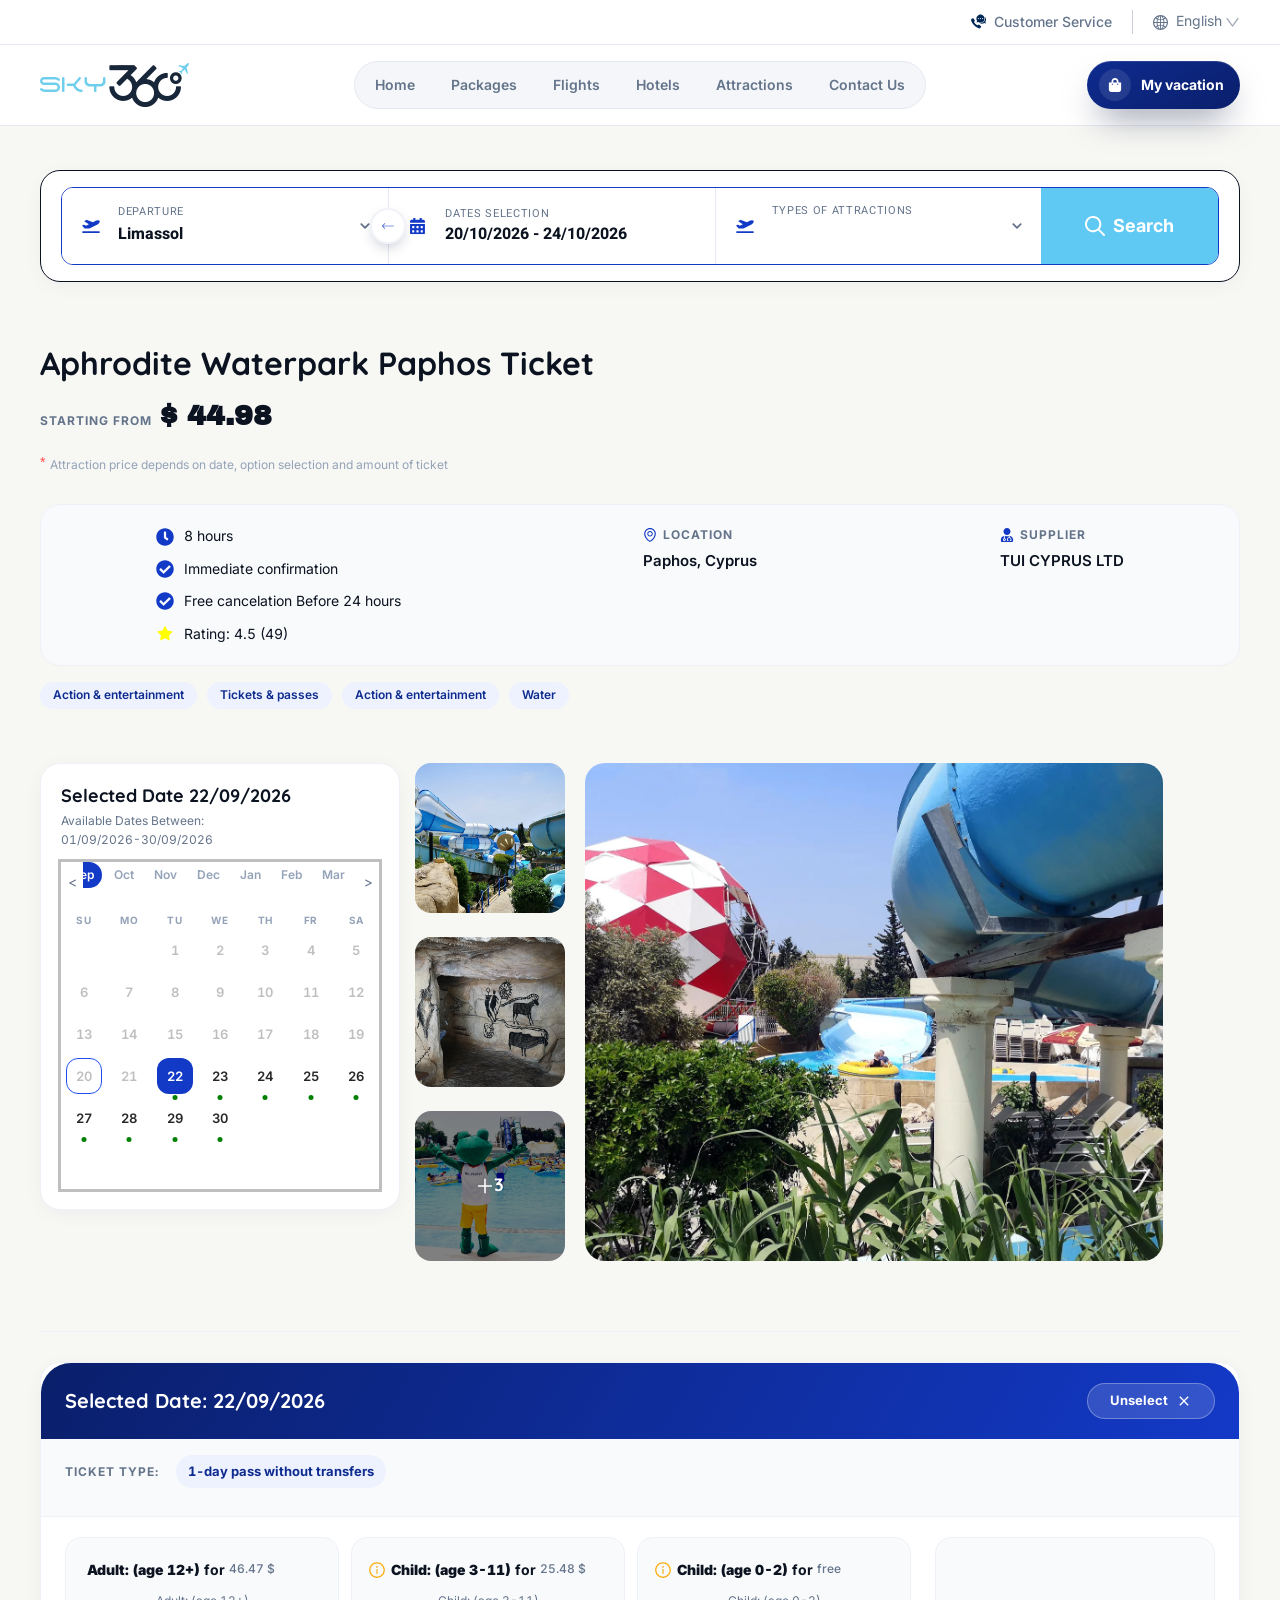
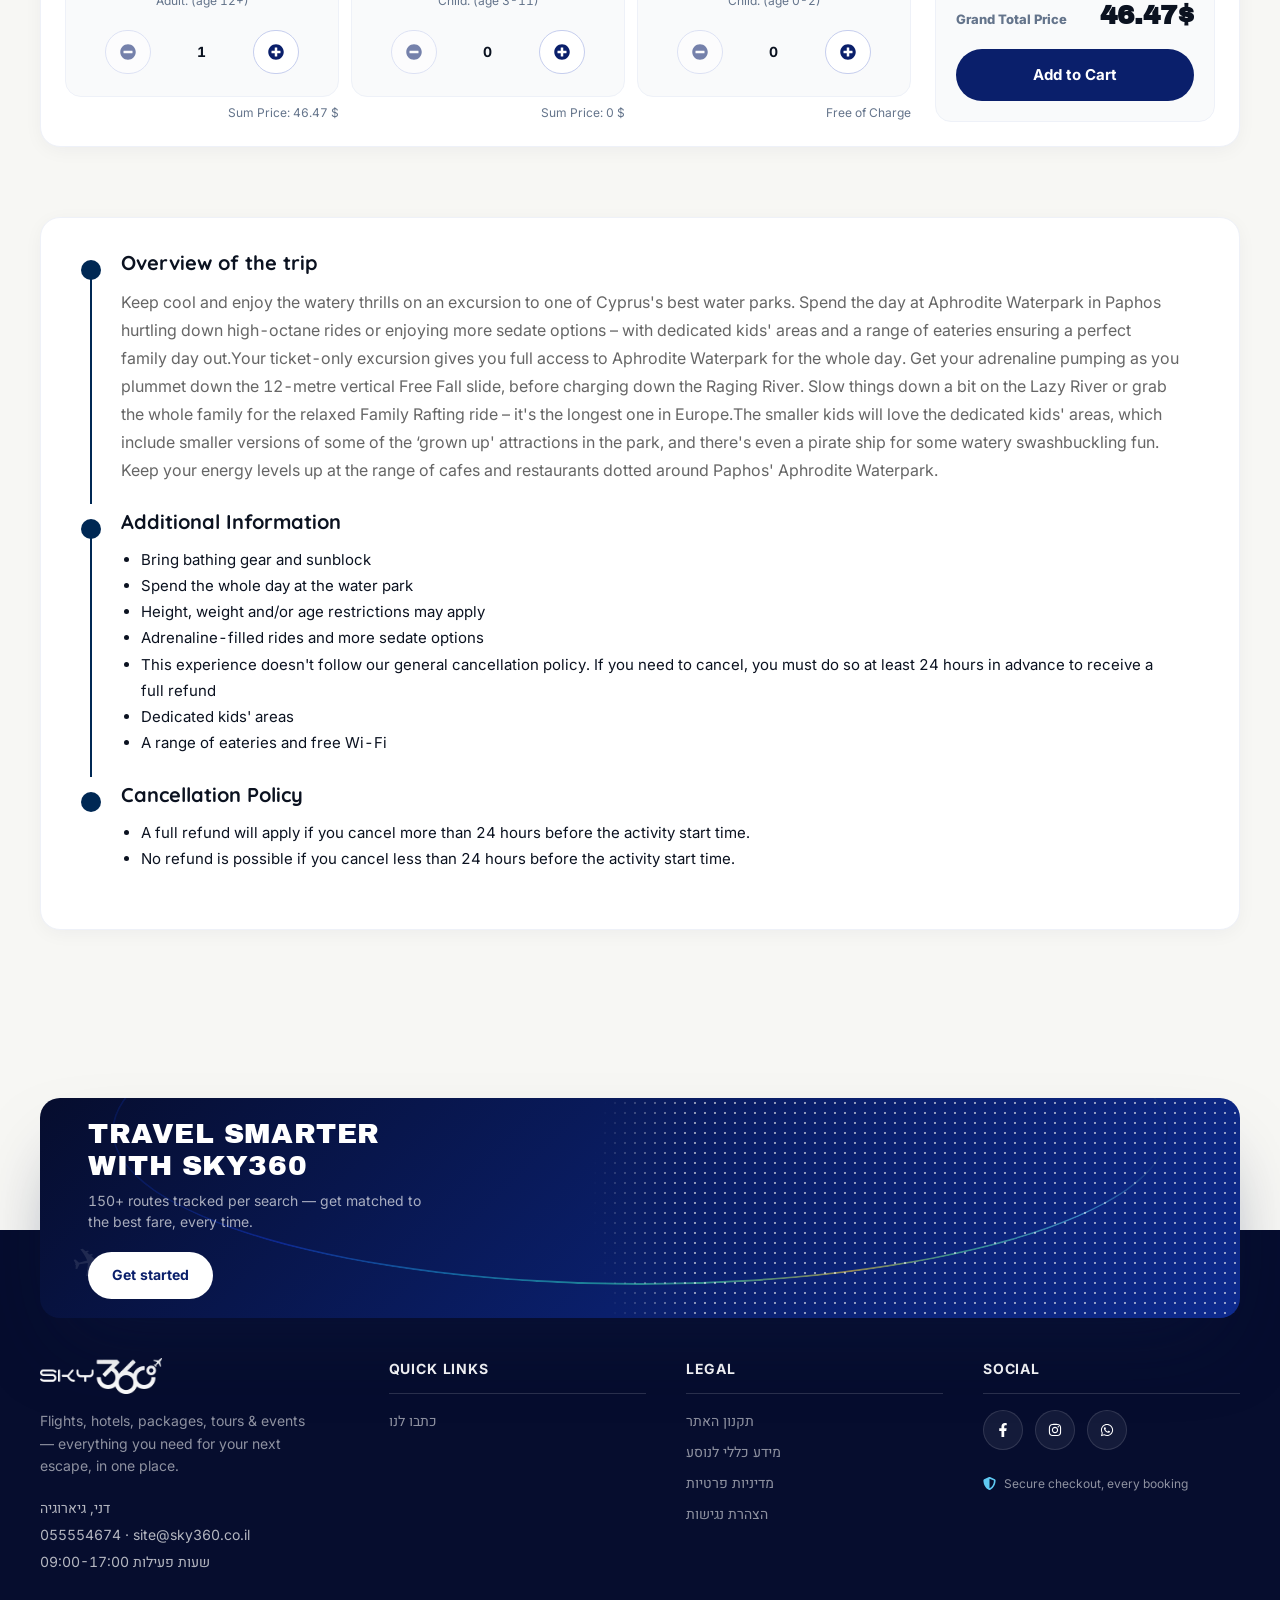
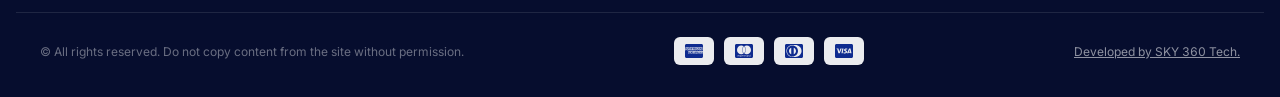
<file: attraction.html>
<!DOCTYPE html>
<html lang="en" translate="no" dir="ltr"><head>
    <meta charset="utf-8">
    <meta name="google" content="notranslate">
    <link rel="icon" href="https://stg-files-upload.s3.eu-central-1.amazonaws.com/uploads/8/Website/dummy_174161148667cee1debe1159.61305663.png">
    <meta name="viewport" content="width=device-width, initial-scale=1, maximum-scale=1.0">
    <meta name="theme-color" content="#000000">

    <!-- Leaflet CSS -->
    

    <!-- <link rel="stylesheet" href="//cdnjs.cloudflare.com/ajax/libs/leaflet.draw/1.0.4/leaflet.draw.css" /> -->

    <!-- Make sure you put this AFTER Leaflet's CSS -->
    <!-- <script
      src="https://unpkg.com/leaflet@1.9.4/dist/leaflet.js"
      integrity="sha256-20nQCchB9co0qIjJZRGuk2/Z9VM+kNiyxNV1lvTlZBo="
      crossorigin=""
    ></script> -->

    <!--
      manifest.json provides metadata used when your web app is installed on a
      user's mobile device or desktop. See https://developers.google.com/web/fundamentals/web-app-manifest/
    -->
    <!-- Concept typography: Inter (body, Hebrew+Latin), Archivo Black (display), Quicksand (round),
         Rubik (Hebrew display/round fallback — Archivo Black and Quicksand are Latin-only). -->
    <link rel="preconnect" href="https://fonts.googleapis.com">
    <link rel="preconnect" href="https://fonts.gstatic.com" crossorigin="">
    <link href="https://fonts.googleapis.com/css2?family=Inter:wght@400;500;600;700;800;900&amp;family=Archivo+Black&amp;family=Quicksand:wght@500;600;700&amp;family=Rubik:wght@500;600;700;800;900&amp;display=swap" rel="stylesheet">
    <link rel="manifest" href="/manifest.json">
    <!--
      Notice the use of  in the tags above.
      It will be replaced with the URL of the `public` folder during the build.
      Only files inside the `public` folder can be referenced from the HTML.

      Unlike "/favicon.ico" or "favicon.ico", "/favicon.ico" will
      work correctly both with client-side routing and a non-root public URL.
      Learn how to configure a non-root public URL by running `npm run build`.
    -->
  <title>Tazo Playground</title><link rel="stylesheet" href="/site.css?v=63443a86">
<link rel="stylesheet" href="/showcase.css?v=1890e10e">
</head>
  <body data-showcase="1" data-vpfsize="0" data-vplspacing="0" data-vpwspacing="0" data-vpimgalt="0"><nav id="vplugin-top-hidden-link"></nav>
    
    <div id="root"><div class="App direction-ltr b2c-sky360 is-concept-demo" id="App" dir="ltr"><div id="ShoppingCart" class="shopping_cart  concept-cart-drawer"><div class="header header-closed"><svg xmlns="http://www.w3.org/2000/svg" id="Capa_1" enable-background="new 0 0 512 512" height="512" viewBox="0 0 512 512" width="512" class="shopping-cart-svg"><path d="m83.191 496.616c-.104 4.043 1.431 7.958 4.254 10.854s6.697 4.53 10.742 4.53h315.627c4.045 0 7.918-1.633 10.741-4.53s4.357-6.811 4.254-10.854l-1.014-39.616h-343.59z"></path><path d="m419.215 121.685c-.208-8.132-6.86-14.616-14.995-14.616h-66.72v-25.569c0-44.939-36.561-81.5-81.5-81.5s-81.5 36.561-81.5 81.5v25.569h-66.72c-8.135 0-14.787 6.484-14.995 14.616l-7.812 305.315h342.055zm-214.715-40.185c0-28.397 23.103-51.5 51.5-51.5s51.5 23.103 51.5 51.5v25.569h-103zm122.186 245.842c-2.859 4.49-7.711 6.944-12.666 6.944-2.758 0-5.546-.759-8.044-2.35l-34.976-22.275v28.757l15.604 15.604c5.858 5.858 5.858 15.355 0 21.213-2.929 2.928-6.769 4.393-10.606 4.393-3.839 0-7.678-1.464-10.606-4.394l-9.392-9.39-9.391 9.391c-5.857 5.858-15.355 5.858-21.213 0s-5.858-15.355 0-21.213l15.604-15.604v-28.757l-34.976 22.275c-2.497 1.591-5.287 2.35-8.044 2.35-4.955 0-9.806-2.454-12.666-6.944-4.45-6.987-2.393-16.259 4.595-20.709l51.091-32.539v-46.562c0-8.284 6.716-15 15-15s15 6.716 15 15v46.562l51.091 32.539c6.987 4.45 9.045 13.721 4.595 20.709z"></path></svg><div>My vacation</div></div></div><button class="bot-fab " aria-label="Chat"><svg stroke="currentColor" fill="currentColor" stroke-width="0" viewBox="0 0 512 512" height="26" width="26" xmlns="http://www.w3.org/2000/svg"><path fill="none" stroke-linecap="round" stroke-miterlimit="10" stroke-width="32" d="M431 320.6c-1-3.6 1.2-8.6 3.3-12.2a33.68 33.68 0 012.1-3.1A162 162 0 00464 215c.3-92.2-77.5-167-173.7-167-83.9 0-153.9 57.1-170.3 132.9a160.7 160.7 0 00-3.7 34.2c0 92.3 74.8 169.1 171 169.1 15.3 0 35.9-4.6 47.2-7.7s22.5-7.2 25.4-8.3a26.44 26.44 0 019.3-1.7 26 26 0 0110.1 2l56.7 20.1a13.52 13.52 0 003.9 1 8 8 0 008-8 12.85 12.85 0 00-.5-2.7z"></path><path fill="none" stroke-linecap="round" stroke-miterlimit="10" stroke-width="32" d="M66.46 232a146.23 146.23 0 006.39 152.67c2.31 3.49 3.61 6.19 3.21 8s-11.93 61.87-11.93 61.87a8 8 0 002.71 7.68A8.17 8.17 0 0072 464a7.26 7.26 0 002.91-.6l56.21-22a15.7 15.7 0 0112 .2c18.94 7.38 39.88 12 60.83 12A159.21 159.21 0 00284 432.11"></path></svg></button><div class="app-wrapper "><div id="Header_dup-layout-wrapper" class="Header_dup"><div class="EDIT-LAYOUT  ONLY-EDIT  "><header class="header-nav " id="header"><div class="header-wrapper"><div class="header-set-3"><div class="header-links header-links-set-3 header-set-3__utility"><div class="customer-support trigger-button"><svg xmlns="http://www.w3.org/2000/svg" width="20px" height="20px" viewBox="0 0 168 156" version="1.1"><g id="#00cbffff"><path fill="var(--primary-color)" opacity="1.00" d=" M 85.98 4.98 C 96.75 -0.27 109.61 -1.07 120.91 2.94 C 133.95 7.35 144.65 18.07 149.12 31.08 C 153.22 42.61 152.38 55.80 146.82 66.71 C 141.27 77.92 130.90 86.61 118.88 90.09 C 105.83 93.99 91.10 91.70 79.92 83.88 C 73.40 86.48 66.87 89.04 60.38 91.71 C 63.09 85.22 65.62 78.66 68.24 72.13 C 59.84 60.33 57.88 44.38 62.78 30.79 C 66.75 19.59 75.26 10.11 85.98 4.98 M 79.16 40.25 C 74.81 41.99 73.94 48.53 77.79 51.27 C 81.48 54.59 87.96 51.83 88.39 46.97 C 89.18 42.18 83.50 37.91 79.16 40.25 M 103.24 40.24 C 98.89 41.94 97.95 48.49 101.80 51.24 C 105.49 54.61 112.02 51.84 112.44 46.95 C 113.20 42.18 107.57 37.93 103.24 40.24 M 127.17 40.29 C 122.91 42.04 122.04 48.49 125.82 51.22 C 129.49 54.62 136.02 51.85 136.48 46.99 C 137.29 42.16 131.51 37.85 127.17 40.29 Z"></path><path fill="var(--primary-color)" opacity="1.00" d=" M 151.56 21.65 C 160.85 28.95 166.64 40.26 168.00 51.92 L 168.00 62.36 C 166.91 69.70 164.31 76.81 160.08 82.93 C 162.93 89.04 164.68 95.66 168.00 101.52 L 168.00 101.89 C 161.34 100.08 155.08 97.07 148.69 94.53 C 140.49 99.81 130.86 103.06 121.04 102.59 C 115.06 102.62 109.39 100.61 103.67 99.17 C 103.59 98.69 103.53 98.21 103.48 97.74 C 125.08 99.88 146.51 85.37 154.23 65.34 C 159.78 51.35 159.05 34.79 151.56 21.65 Z"></path><path fill="var(--primary-color)" opacity="1.00" d=" M 9.69 46.76 C 12.76 44.37 15.73 40.96 19.97 41.05 C 23.08 40.92 26.06 42.58 27.79 45.13 C 32.12 51.21 36.43 57.31 40.71 63.43 C 42.81 66.32 43.24 70.35 41.48 73.51 C 39.36 77.48 37.03 81.33 34.70 85.17 C 44.61 98.70 56.67 110.60 70.07 120.65 C 74.45 118.30 78.55 115.41 83.09 113.38 C 86.91 111.71 90.94 113.69 93.95 116.04 C 99.42 119.95 104.95 123.76 110.39 127.70 C 114.30 130.31 115.67 136.07 113.00 140.03 C 110.22 144.14 106.83 147.82 103.42 151.42 C 101.32 153.73 98.53 156.30 95.12 155.47 C 73.31 150.80 54.06 138.08 38.00 122.99 C 20.39 105.95 5.34 84.92 0.00 60.65 L 0.00 56.95 C 2.28 52.78 6.25 49.92 9.69 46.76 Z"></path></g></svg>Customer Service</div><div class="site-lang  "><span role="img" aria-label="global" class="anticon anticon-global language-selector-globe"><svg viewBox="64 64 896 896" focusable="false" data-icon="global" width="1em" height="1em" fill="currentColor" aria-hidden="true"><path d="M854.4 800.9c.2-.3.5-.6.7-.9C920.6 722.1 960 621.7 960 512s-39.4-210.1-104.8-288c-.2-.3-.5-.5-.7-.8-1.1-1.3-2.1-2.5-3.2-3.7-.4-.5-.8-.9-1.2-1.4l-4.1-4.7-.1-.1c-1.5-1.7-3.1-3.4-4.6-5.1l-.1-.1c-3.2-3.4-6.4-6.8-9.7-10.1l-.1-.1-4.8-4.8-.3-.3c-1.5-1.5-3-2.9-4.5-4.3-.5-.5-1-1-1.6-1.5-1-1-2-1.9-3-2.8-.3-.3-.7-.6-1-1C736.4 109.2 629.5 64 512 64s-224.4 45.2-304.3 119.2c-.3.3-.7.6-1 1-1 .9-2 1.9-3 2.9-.5.5-1 1-1.6 1.5-1.5 1.4-3 2.9-4.5 4.3l-.3.3-4.8 4.8-.1.1c-3.3 3.3-6.5 6.7-9.7 10.1l-.1.1c-1.6 1.7-3.1 3.4-4.6 5.1l-.1.1c-1.4 1.5-2.8 3.1-4.1 4.7-.4.5-.8.9-1.2 1.4-1.1 1.2-2.1 2.5-3.2 3.7-.2.3-.5.5-.7.8C103.4 301.9 64 402.3 64 512s39.4 210.1 104.8 288c.2.3.5.6.7.9l3.1 3.7c.4.5.8.9 1.2 1.4l4.1 4.7c0 .1.1.1.1.2 1.5 1.7 3 3.4 4.6 5l.1.1c3.2 3.4 6.4 6.8 9.6 10.1l.1.1c1.6 1.6 3.1 3.2 4.7 4.7l.3.3c3.3 3.3 6.7 6.5 10.1 9.6 80.1 74 187 119.2 304.5 119.2s224.4-45.2 304.3-119.2a300 300 0 0010-9.6l.3-.3c1.6-1.6 3.2-3.1 4.7-4.7l.1-.1c3.3-3.3 6.5-6.7 9.6-10.1l.1-.1c1.5-1.7 3.1-3.3 4.6-5 0-.1.1-.1.1-.2 1.4-1.5 2.8-3.1 4.1-4.7.4-.5.8-.9 1.2-1.4a99 99 0 003.3-3.7zm4.1-142.6c-13.8 32.6-32 62.8-54.2 90.2a444.07 444.07 0 00-81.5-55.9c11.6-46.9 18.8-98.4 20.7-152.6H887c-3 40.9-12.6 80.6-28.5 118.3zM887 484H743.5c-1.9-54.2-9.1-105.7-20.7-152.6 29.3-15.6 56.6-34.4 81.5-55.9A373.86 373.86 0 01887 484zM658.3 165.5c39.7 16.8 75.8 40 107.6 69.2a394.72 394.72 0 01-59.4 41.8c-15.7-45-35.8-84.1-59.2-115.4 3.7 1.4 7.4 2.9 11 4.4zm-90.6 700.6c-9.2 7.2-18.4 12.7-27.7 16.4V697a389.1 389.1 0 01115.7 26.2c-8.3 24.6-17.9 47.3-29 67.8-17.4 32.4-37.8 58.3-59 75.1zm59-633.1c11 20.6 20.7 43.3 29 67.8A389.1 389.1 0 01540 327V141.6c9.2 3.7 18.5 9.1 27.7 16.4 21.2 16.7 41.6 42.6 59 75zM540 640.9V540h147.5c-1.6 44.2-7.1 87.1-16.3 127.8l-.3 1.2A445.02 445.02 0 00540 640.9zm0-156.9V383.1c45.8-2.8 89.8-12.5 130.9-28.1l.3 1.2c9.2 40.7 14.7 83.5 16.3 127.8H540zm-56 56v100.9c-45.8 2.8-89.8 12.5-130.9 28.1l-.3-1.2c-9.2-40.7-14.7-83.5-16.3-127.8H484zm-147.5-56c1.6-44.2 7.1-87.1 16.3-127.8l.3-1.2c41.1 15.6 85 25.3 130.9 28.1V484H336.5zM484 697v185.4c-9.2-3.7-18.5-9.1-27.7-16.4-21.2-16.7-41.7-42.7-59.1-75.1-11-20.6-20.7-43.3-29-67.8 37.2-14.6 75.9-23.3 115.8-26.1zm0-370a389.1 389.1 0 01-115.7-26.2c8.3-24.6 17.9-47.3 29-67.8 17.4-32.4 37.8-58.4 59.1-75.1 9.2-7.2 18.4-12.7 27.7-16.4V327zM365.7 165.5c3.7-1.5 7.3-3 11-4.4-23.4 31.3-43.5 70.4-59.2 115.4-21-12-40.9-26-59.4-41.8 31.8-29.2 67.9-52.4 107.6-69.2zM165.5 365.7c13.8-32.6 32-62.8 54.2-90.2 24.9 21.5 52.2 40.3 81.5 55.9-11.6 46.9-18.8 98.4-20.7 152.6H137c3-40.9 12.6-80.6 28.5-118.3zM137 540h143.5c1.9 54.2 9.1 105.7 20.7 152.6a444.07 444.07 0 00-81.5 55.9A373.86 373.86 0 01137 540zm228.7 318.5c-39.7-16.8-75.8-40-107.6-69.2 18.5-15.8 38.4-29.7 59.4-41.8 15.7 45 35.8 84.1 59.2 115.4-3.7-1.4-7.4-2.9-11-4.4zm292.6 0c-3.7 1.5-7.3 3-11 4.4 23.4-31.3 43.5-70.4 59.2-115.4 21 12 40.9 26 59.4 41.8a373.81 373.81 0 01-107.6 69.2z"></path></svg></span><div class="ant-select ant-select-borderless language-selector  ant-select-single ant-select-show-arrow"><div class="ant-select-selector"><span class="ant-select-selection-search"><input type="search" autocomplete="off" class="ant-select-selection-search-input" role="combobox" aria-expanded="false" aria-haspopup="listbox" aria-owns="rc_select_0_list" aria-autocomplete="list" aria-controls="rc_select_0_list" aria-activedescendant="rc_select_0_list_0" readonly="" unselectable="on" value="" id="rc_select_0" style="opacity: 0;"></span><span class="ant-select-selection-item" title="English">English</span></div><span class="ant-select-arrow" unselectable="on" aria-hidden="true" style="user-select: none;"><span role="img" aria-label="down" class="anticon anticon-down ant-select-suffix"><svg viewBox="64 64 896 896" focusable="false" data-icon="down" width="1em" height="1em" fill="currentColor" aria-hidden="true"><path d="M884 256h-75c-5.1 0-9.9 2.5-12.9 6.6L512 654.2 227.9 262.6c-3-4.1-7.8-6.6-12.9-6.6h-75c-6.5 0-10.3 7.4-6.5 12.7l352.6 486.1c12.8 17.6 39 17.6 51.7 0l352.6-486.1c3.9-5.3.1-12.7-6.4-12.7z"></path></svg></span></span></div></div></div><div class="header-links header-links-set-3 header-set-3__main"><div class="header-set-3__brand"><a class="bold logo" href="index.html"><img src="/assets/images/sky360/sky360-logo.png" alt="logo"></a></div><nav class="header-set-3__nav" aria-label="main"><a class="false false" href="attraction.html">Home</a><a class="false false" href="attraction.html">Packages</a><a class="false false" href="attraction.html">Flights</a><a class="false false" href="attraction.html">Hotels</a><a class="false false" href="attraction.html">Attractions</a><a class="false false" href="attraction.html">Contact Us</a></nav><div class="header-set-3__account"><button type="button" id="obs-cart-trigger" class="concept-cart-trigger" aria-label="My vacation" aria-expanded="false"><span class="concept-cart-trigger__icon"><svg stroke="currentColor" fill="currentColor" stroke-width="0" viewBox="0 0 448 512" aria-hidden="true" height="1em" width="1em" xmlns="http://www.w3.org/2000/svg"><path d="M352 160v-32C352 57.42 294.579 0 224 0 153.42 0 96 57.42 96 128v32H0v272c0 44.183 35.817 80 80 80h288c44.183 0 80-35.817 80-80V160h-96zm-192-32c0-35.29 28.71-64 64-64s64 28.71 64 64v32H160v-32zm160 120c-13.255 0-24-10.745-24-24s10.745-24 24-24 24 10.745 24 24-10.745 24-24 24zm-192 0c-13.255 0-24-10.745-24-24s10.745-24 24-24 24 10.745 24 24-10.745 24-24 24z"></path></svg></span><span class="concept-cart-trigger__label">My vacation</span></button></div></div></div></div><div class="burger-menu"><div class="menu"><svg stroke="currentColor" fill="none" stroke-width="0" viewBox="0 0 24 24" cursor="pointer" height="37" width="37" xmlns="http://www.w3.org/2000/svg"><path d="M2 6C2 5.44772 2.44772 5 3 5H21C21.5523 5 22 5.44772 22 6C22 6.55228 21.5523 7 21 7H3C2.44772 7 2 6.55228 2 6Z" fill="currentColor"></path><path d="M2 12.0322C2 11.4799 2.44772 11.0322 3 11.0322H21C21.5523 11.0322 22 11.4799 22 12.0322C22 12.5845 21.5523 13.0322 21 13.0322H3C2.44772 13.0322 2 12.5845 2 12.0322Z" fill="currentColor"></path><path d="M3 17.0645C2.44772 17.0645 2 17.5122 2 18.0645C2 18.6167 2.44772 19.0645 3 19.0645H21C21.5523 19.0645 22 18.6167 22 18.0645C22 17.5122 21.5523 17.0645 21 17.0645H3Z" fill="currentColor"></path></svg><a href="index.html"><img src="/assets/images/sky360/sky360-logo.png"></a><span class="shopping-cart-icon-wrapper"><span class="ant-badge"><svg stroke="currentColor" fill="none" stroke-width="0" viewBox="0 0 24 24" cursor="pointer" height="37" width="37" xmlns="http://www.w3.org/2000/svg"><path fill-rule="evenodd" clip-rule="evenodd" d="M5.79166 2H1V4H4.2184L6.9872 16.6776H7V17H20V16.7519L22.1932 7.09095L22.5308 6H6.6552L6.08485 3.38852L5.79166 2ZM19.9869 8H7.092L8.62081 15H18.3978L19.9869 8Z" fill="currentColor"></path><path d="M10 22C11.1046 22 12 21.1046 12 20C12 18.8954 11.1046 18 10 18C8.89543 18 8 18.8954 8 20C8 21.1046 8.89543 22 10 22Z" fill="currentColor"></path><path d="M19 20C19 21.1046 18.1046 22 17 22C15.8954 22 15 21.1046 15 20C15 18.8954 15.8954 18 17 18C18.1046 18 19 18.8954 19 20Z" fill="currentColor"></path></svg></span></span></div></div></header></div></div><div id="AttractionPage-wrapper"><div class="AttractionPage"><div id="attraction-page" class="content-wrapper"><div class="search-wrapper"><div class="attraction-search" id="obs-attr-form"><div class="ant-row ant-row-middle" style="margin-left: -5px; margin-right: -5px; row-gap: 15px;"></div><br><div class="ant-row ant-row-middle" style="margin-left: -5px; margin-right: -5px; row-gap: 30px;"><div id="obs-attr-destination" class="ant-col ant-col-xs-24 ant-col-md-8 ant-col-lg-6" style="padding-left: 5px; padding-right: 5px;"><div class="custom-auto-complete-wrapper"><div class="custom-auto-complete" style="width: 100%;"><div class="departure-header"><span class="placeholder ">Departure</span></div><div class="ant-select ant-select-auto-complete ant-select-single ant-select-allow-clear ant-select-customize-input ant-select-show-search" style="min-width: unset;"><div class="ant-select-selector"><span class="ant-select-selection-search"><div type="search" autocomplete="off" class="ant-select-selection-search-input" role="combobox" aria-expanded="false" aria-haspopup="listbox" aria-owns="rc_select_1_list" aria-autocomplete="list" aria-controls="rc_select_1_list" aria-activedescendant="rc_select_1_list_0" value="" id="rc_select_1">Limassol</div></span><span class="ant-select-selection-placeholder"></span></div></div></div><svg xmlns="http://www.w3.org/2000/svg" width="156pt" height="74pt" viewBox="0 0 156 74" version="1.1" class=""><g id="#00b6e4ff"><path fill="#00b6e4" opacity="1.00" d=" M 35.23 0.00 L 38.61 0.00 C 40.80 1.39 41.60 4.52 39.44 6.34 C 30.52 15.36 21.51 24.30 12.54 33.28 C 58.72 33.11 104.91 33.27 151.09 33.20 C 152.91 33.00 154.52 33.87 156.00 34.82 L 156.00 38.45 C 155.09 40.36 153.06 40.99 151.08 40.80 C 104.90 40.73 58.72 40.88 12.54 40.73 C 21.51 49.70 30.52 58.64 39.44 67.66 C 41.60 69.46 40.71 72.38 38.84 74.00 L 35.27 74.00 C 26.94 66.26 19.18 57.93 11.02 50.01 C 7.37 45.98 2.82 42.69 0.00 37.95 L 0.00 36.04 C 2.68 31.49 7.03 28.32 10.54 24.47 C 18.84 16.38 26.79 7.93 35.23 0.00 Z"></path></g></svg></div></div><div id="obs-attr-dates" class="ant-col ant-col-xs-24 ant-col-md-9 ant-col-lg-6" style="padding-left: 5px; padding-right: 5px;"><div class="custom-range-picker-wrapper "><div class="custom-range-picker"><div class="placeholder">Dates selection</div><div class="input"><div class="selected-dates-text has-dates">20/10/2026 - 24/10/2026</div><svg stroke="currentColor" fill="currentColor" stroke-width="0" viewBox="0 0 512 512" class="clear" height="20" width="20" xmlns="http://www.w3.org/2000/svg"><path d="M256 48C140.559 48 48 140.559 48 256c0 115.436 92.559 208 208 208 115.435 0 208-92.564 208-208 0-115.441-92.564-208-208-208zm104.002 282.881l-29.12 29.117L256 285.117l-74.881 74.881-29.121-29.117L226.881 256l-74.883-74.881 29.121-29.116L256 226.881l74.881-74.878 29.12 29.116L285.119 256l74.883 74.881z"></path></svg></div><div class="ant-picker ant-picker-range custom-range-picker"><div class="ant-picker-input ant-picker-input-active"><input readonly="" placeholder="Start date" size="12" autocomplete="off" value="20/10/2026"></div><div class="ant-picker-range-separator"><span aria-label="to" class="ant-picker-separator"><span role="img" aria-label="swap-right" class="anticon anticon-swap-right"><svg viewBox="0 0 1024 1024" focusable="false" data-icon="swap-right" width="1em" height="1em" fill="currentColor" aria-hidden="true"><path d="M873.1 596.2l-164-208A32 32 0 00684 376h-64.8c-6.7 0-10.4 7.7-6.3 13l144.3 183H152c-4.4 0-8 3.6-8 8v60c0 4.4 3.6 8 8 8h695.9c26.8 0 41.7-30.8 25.2-51.8z"></path></svg></span></span></div><div class="ant-picker-input"><input readonly="" placeholder="End date" size="12" autocomplete="off" value="24/10/2026"></div><div class="ant-picker-active-bar" style="left: 0px; width: 0px; position: absolute;"></div><span class="ant-picker-suffix"><span role="img" aria-label="calendar" class="anticon anticon-calendar"><svg viewBox="64 64 896 896" focusable="false" data-icon="calendar" width="1em" height="1em" fill="currentColor" aria-hidden="true"><path d="M880 184H712v-64c0-4.4-3.6-8-8-8h-56c-4.4 0-8 3.6-8 8v64H384v-64c0-4.4-3.6-8-8-8h-56c-4.4 0-8 3.6-8 8v64H144c-17.7 0-32 14.3-32 32v664c0 17.7 14.3 32 32 32h736c17.7 0 32-14.3 32-32V216c0-17.7-14.3-32-32-32zm-40 656H184V460h656v380zM184 392V256h128v48c0 4.4 3.6 8 8 8h56c4.4 0 8-3.6 8-8v-48h256v48c0 4.4 3.6 8 8 8h56c4.4 0 8-3.6 8-8v-48h128v136H184z"></path></svg></span></span></div></div></div></div><div id="obs-attr-type" class="ant-col ant-col-xs-24 ant-col-md-7 ant-col-lg-5" style="padding-left: 5px; padding-right: 5px;"><div class="custom-auto-complete-wrapper tree-filter-wrapper"><div class="custom-auto-complete" style="width: 100%;"><span class="placeholder">Types of Attractions</span><div class="ant-select ant-cascader ant-select-multiple ant-select-allow-clear ant-select-show-search"><div class="ant-select-selector"><div class="ant-select-selection-overflow"><div class="ant-select-selection-overflow-item ant-select-selection-overflow-item-suffix" style="opacity: 1;"><div class="ant-select-selection-search" style="width: 4px;"><input type="search" autocomplete="off" class="ant-select-selection-search-input" role="combobox" aria-haspopup="listbox" aria-owns="rc_select_2_list" aria-autocomplete="list" aria-controls="rc_select_2_list" readonly="" unselectable="on" value="" id="rc_select_2" style="opacity: 0;"><span class="ant-select-selection-search-mirror" aria-hidden="true">&nbsp;</span></div></div></div><span class="ant-select-selection-placeholder"></span></div></div></div></div></div><div id="obs-attr-search" class="ant-col ant-col-xs-24 ant-col-md-5" style="padding-left: 5px; padding-right: 5px;"><button type="button" class="ant-btn ant-btn-default button-with-arrow btn-style-5 "><span>Search</span><svg xmlns="http://www.w3.org/2000/svg" width="215pt" height="215pt" viewBox="0 0 215 215" version="1.1"><g id="#000000ff"><path fill="#000000" opacity="1.00" d=" M 83.52 0.00 L 92.17 0.00 C 110.41 1.16 128.31 7.83 142.50 19.41 C 160.07 33.46 171.91 54.50 174.57 76.86 C 177.58 99.68 170.80 123.41 156.65 141.51 C 174.98 159.79 193.29 178.11 211.58 196.43 C 215.85 200.33 215.92 207.71 211.70 211.67 C 207.74 215.88 200.37 215.86 196.45 211.60 C 178.16 193.29 159.79 175.04 141.57 156.65 C 128.96 166.30 113.87 172.79 98.04 174.59 C 75.26 177.47 51.51 170.71 33.54 156.44 C 13.64 141.00 1.17 116.67 0.00 91.52 L 0.00 86.32 C 0.26 62.12 11.18 38.33 29.33 22.33 C 44.11 8.91 63.63 1.10 83.52 0.00 M 74.49 22.78 C 58.26 25.93 43.47 35.56 33.86 48.99 C 25.74 60.24 21.34 74.12 21.49 88.00 C 21.50 103.48 27.20 118.89 37.31 130.62 C 47.10 142.18 61.03 150.11 75.94 152.71 C 92.19 155.64 109.52 152.29 123.39 143.30 C 135.60 135.53 145.07 123.60 149.91 109.97 C 155.32 94.88 155.02 77.81 149.03 62.93 C 143.33 48.58 132.38 36.38 118.71 29.19 C 105.31 21.99 89.38 19.77 74.49 22.78 Z"></path></g></svg></button></div></div></div></div><span class="attraction-title-review-wrapper"><div class="attraction-page-title"><span class="description">Aphrodite Waterpark Paphos Ticket</span></div><div class="price-wrapper"><span class="price-per-person"><span>Starting from </span><span class="price">$ 44.98</span></span><div class="disclaimer">Attraction price depends on date, option selection and amount of ticket</div></div><div class="review-wrapper"><ul class="review-type"><li class="duration"><svg stroke="currentColor" fill="currentColor" stroke-width="0" viewBox="0 0 512 512" height="24" width="24" xmlns="http://www.w3.org/2000/svg"><path d="M256,8C119,8,8,119,8,256S119,504,256,504,504,393,504,256,393,8,256,8Zm92.49,313h0l-20,25a16,16,0,0,1-22.49,2.5h0l-67-49.72a40,40,0,0,1-15-31.23V112a16,16,0,0,1,16-16h32a16,16,0,0,1,16,16V256l58,42.5A16,16,0,0,1,348.49,321Z"></path></svg><span>8 hours</span></li><li><svg stroke="currentColor" fill="currentColor" stroke-width="0" viewBox="0 0 512 512" height="24" width="24" xmlns="http://www.w3.org/2000/svg"><path d="M504 256c0 136.967-111.033 248-248 248S8 392.967 8 256 119.033 8 256 8s248 111.033 248 248zM227.314 387.314l184-184c6.248-6.248 6.248-16.379 0-22.627l-22.627-22.627c-6.248-6.249-16.379-6.249-22.628 0L216 308.118l-70.059-70.059c-6.248-6.248-16.379-6.248-22.628 0l-22.627 22.627c-6.248 6.248-6.248 16.379 0 22.627l104 104c6.249 6.249 16.379 6.249 22.628.001z"></path></svg><span class="immediate-confirmation">Immediate confirmation</span></li><li class="free-cancelation"><svg stroke="currentColor" fill="currentColor" stroke-width="0" viewBox="0 0 512 512" height="24" width="24" xmlns="http://www.w3.org/2000/svg"><path d="M504 256c0 136.967-111.033 248-248 248S8 392.967 8 256 119.033 8 256 8s248 111.033 248 248zM227.314 387.314l184-184c6.248-6.248 6.248-16.379 0-22.627l-22.627-22.627c-6.248-6.249-16.379-6.249-22.628 0L216 308.118l-70.059-70.059c-6.248-6.248-16.379-6.248-22.628 0l-22.627 22.627c-6.248 6.248-6.248 16.379 0 22.627l104 104c6.249 6.249 16.379 6.249 22.628.001z"></path></svg>Free cancelation Before 24 hours</li><li><svg stroke="currentColor" fill="currentColor" stroke-width="0" viewBox="0 0 1024 1024" color="yellow" height="1em" width="1em" xmlns="http://www.w3.org/2000/svg" style="color: yellow;"><path d="M908.1 353.1l-253.9-36.9L540.7 86.1c-3.1-6.3-8.2-11.4-14.5-14.5-15.8-7.8-35-1.3-42.9 14.5L369.8 316.2l-253.9 36.9c-7 1-13.4 4.3-18.3 9.3a32.05 32.05 0 0 0 .6 45.3l183.7 179.1-43.4 252.9a31.95 31.95 0 0 0 46.4 33.7L512 754l227.1 119.4c6.2 3.3 13.4 4.4 20.3 3.2 17.4-3 29.1-19.5 26.1-36.9l-43.4-252.9 183.7-179.1c5-4.9 8.3-11.3 9.3-18.3 2.7-17.5-9.5-33.7-27-36.3z"></path></svg>Rating: 4.5 (49)</li></ul><div class="review-type"><span class="title"><span role="img" aria-label="environment" size="24" class="anticon anticon-environment"><svg viewBox="64 64 896 896" focusable="false" data-icon="environment" width="1em" height="1em" fill="currentColor" aria-hidden="true"><path d="M854.6 289.1a362.49 362.49 0 00-79.9-115.7 370.83 370.83 0 00-118.2-77.8C610.7 76.6 562.1 67 512 67c-50.1 0-98.7 9.6-144.5 28.5-44.3 18.3-84 44.5-118.2 77.8A363.6 363.6 0 00169.4 289c-19.5 45-29.4 92.8-29.4 142 0 70.6 16.9 140.9 50.1 208.7 26.7 54.5 64 107.6 111 158.1 80.3 86.2 164.5 138.9 188.4 153a43.9 43.9 0 0022.4 6.1c7.8 0 15.5-2 22.4-6.1 23.9-14.1 108.1-66.8 188.4-153 47-50.4 84.3-103.6 111-158.1C867.1 572 884 501.8 884 431.1c0-49.2-9.9-97-29.4-142zM512 880.2c-65.9-41.9-300-207.8-300-449.1 0-77.9 31.1-151.1 87.6-206.3C356.3 169.5 431.7 139 512 139s155.7 30.5 212.4 85.9C780.9 280 812 353.2 812 431.1c0 241.3-234.1 407.2-300 449.1zm0-617.2c-97.2 0-176 78.8-176 176s78.8 176 176 176 176-78.8 176-176-78.8-176-176-176zm79.2 255.2A111.6 111.6 0 01512 551c-29.9 0-58-11.7-79.2-32.8A111.6 111.6 0 01400 439c0-29.9 11.7-58 32.8-79.2C454 338.6 482.1 327 512 327c29.9 0 58 11.6 79.2 32.8C612.4 381 624 409.1 624 439c0 29.9-11.6 58-32.8 79.2z"></path></svg></span>Location</span><span class="review-text">Paphos, Cyprus</span></div><div class="review-type"><span class="title"><svg stroke="currentColor" fill="currentColor" stroke-width="0" viewBox="0 0 448 512" height="24" width="24" xmlns="http://www.w3.org/2000/svg"><path d="M224 256c70.7 0 128-57.3 128-128S294.7 0 224 0 96 57.3 96 128s57.3 128 128 128zM104 424c0 13.3 10.7 24 24 24s24-10.7 24-24-10.7-24-24-24-24 10.7-24 24zm216-135.4v49c36.5 7.4 64 39.8 64 78.4v41.7c0 7.6-5.4 14.2-12.9 15.7l-32.2 6.4c-4.3.9-8.5-1.9-9.4-6.3l-3.1-15.7c-.9-4.3 1.9-8.6 6.3-9.4l19.3-3.9V416c0-62.8-96-65.1-96 1.9v26.7l19.3 3.9c4.3.9 7.1 5.1 6.3 9.4l-3.1 15.7c-.9 4.3-5.1 7.1-9.4 6.3l-31.2-4.2c-7.9-1.1-13.8-7.8-13.8-15.9V416c0-38.6 27.5-70.9 64-78.4v-45.2c-2.2.7-4.4 1.1-6.6 1.9-18 6.3-37.3 9.8-57.4 9.8s-39.4-3.5-57.4-9.8c-7.4-2.6-14.9-4.2-22.6-5.2v81.6c23.1 6.9 40 28.1 40 53.4 0 30.9-25.1 56-56 56s-56-25.1-56-56c0-25.3 16.9-46.5 40-53.4v-80.4C48.5 301 0 355.8 0 422.4v44.8C0 491.9 20.1 512 44.8 512h358.4c24.7 0 44.8-20.1 44.8-44.8v-44.8c0-72-56.8-130.3-128-133.8z"></path></svg>Supplier</span><span class="review-text"> TUI CYPRUS LTD</span></div></div><div><div class="taxonomies"><span class="ant-tag">Action &amp; entertainment</span><span class="ant-tag">Tickets &amp; passes</span><span class="ant-tag">Action &amp; entertainment</span><span class="ant-tag">Water</span></div></div></span><div class="availability-gallery-wrapper"><div class="availability-checker-wrapper"><div class="spin-loader-on-top large"><div class="availability-checker"><h4 class="ant-typography"><div>Selected Date 22/09/2026</div></h4><div class="date-ranges"><div>Available Dates Between: </div><div>01/09/2026-30/09/2026</div></div><div class="ant-picker-calendar ant-picker-calendar-mini"><div class="header-render-wrapper"><div class="month-selector-row"><span class="prev-month">&lt;</span><div class="custom-date-picker-footer"><li class="selected-month">Sep</li><li class="">Oct</li><li class="">Nov</li><li class="">Dec</li><li class="">Jan</li><li class="">Feb</li><li class="">Mar</li><li class="">Apr</li><li class="">May</li><li class="">Jun</li><li class="">Jul</li><li class="">Aug</li></div><span class="next-month">&gt;</span></div></div><div tabindex="0" class="ant-picker-panel"><div class="ant-picker-date-panel"><div class="ant-picker-body"><table class="ant-picker-content"><thead><tr><th>Su</th><th>Mo</th><th>Tu</th><th>We</th><th>Th</th><th>Fr</th><th>Sa</th></tr></thead><tbody><tr><td title="2026-08-30" class="ant-picker-cell ant-picker-cell-disabled"><div class="ant-picker-cell-inner "><div>30</div></div></td><td title="2026-08-31" class="ant-picker-cell ant-picker-cell-disabled ant-picker-cell-end"><div class="ant-picker-cell-inner "><div>31</div></div></td><td title="2026-09-01" class="ant-picker-cell ant-picker-cell-disabled ant-picker-cell-start ant-picker-cell-in-view"><div class="ant-picker-cell-inner "><div>1</div></div></td><td title="2026-09-02" class="ant-picker-cell ant-picker-cell-disabled ant-picker-cell-in-view"><div class="ant-picker-cell-inner "><div>2</div></div></td><td title="2026-09-03" class="ant-picker-cell ant-picker-cell-disabled ant-picker-cell-in-view"><div class="ant-picker-cell-inner "><div>3</div></div></td><td title="2026-09-04" class="ant-picker-cell ant-picker-cell-disabled ant-picker-cell-in-view"><div class="ant-picker-cell-inner "><div>4</div></div></td><td title="2026-09-05" class="ant-picker-cell ant-picker-cell-disabled ant-picker-cell-in-view"><div class="ant-picker-cell-inner "><div>5</div></div></td></tr><tr><td title="2026-09-06" class="ant-picker-cell ant-picker-cell-disabled ant-picker-cell-in-view"><div class="ant-picker-cell-inner "><div>6</div></div></td><td title="2026-09-07" class="ant-picker-cell ant-picker-cell-disabled ant-picker-cell-in-view"><div class="ant-picker-cell-inner "><div>7</div></div></td><td title="2026-09-08" class="ant-picker-cell ant-picker-cell-disabled ant-picker-cell-in-view"><div class="ant-picker-cell-inner "><div>8</div></div></td><td title="2026-09-09" class="ant-picker-cell ant-picker-cell-disabled ant-picker-cell-in-view"><div class="ant-picker-cell-inner "><div>9</div></div></td><td title="2026-09-10" class="ant-picker-cell ant-picker-cell-disabled ant-picker-cell-in-view"><div class="ant-picker-cell-inner "><div>10</div></div></td><td title="2026-09-11" class="ant-picker-cell ant-picker-cell-disabled ant-picker-cell-in-view"><div class="ant-picker-cell-inner "><div>11</div></div></td><td title="2026-09-12" class="ant-picker-cell ant-picker-cell-disabled ant-picker-cell-in-view"><div class="ant-picker-cell-inner "><div>12</div></div></td></tr><tr><td title="2026-09-13" class="ant-picker-cell ant-picker-cell-disabled ant-picker-cell-in-view"><div class="ant-picker-cell-inner "><div>13</div></div></td><td title="2026-09-14" class="ant-picker-cell ant-picker-cell-disabled ant-picker-cell-in-view"><div class="ant-picker-cell-inner "><div>14</div></div></td><td title="2026-09-15" class="ant-picker-cell ant-picker-cell-disabled ant-picker-cell-in-view"><div class="ant-picker-cell-inner "><div>15</div></div></td><td title="2026-09-16" class="ant-picker-cell ant-picker-cell-disabled ant-picker-cell-in-view"><div class="ant-picker-cell-inner "><div>16</div></div></td><td title="2026-09-17" class="ant-picker-cell ant-picker-cell-disabled ant-picker-cell-in-view"><div class="ant-picker-cell-inner "><div>17</div></div></td><td title="2026-09-18" class="ant-picker-cell ant-picker-cell-disabled ant-picker-cell-in-view"><div class="ant-picker-cell-inner "><div>18</div></div></td><td title="2026-09-19" class="ant-picker-cell ant-picker-cell-disabled ant-picker-cell-in-view"><div class="ant-picker-cell-inner "><div>19</div></div></td></tr><tr><td title="2026-09-20" class="ant-picker-cell ant-picker-cell-disabled ant-picker-cell-in-view ant-picker-cell-today"><div class="ant-picker-cell-inner "><div>20</div></div></td><td title="2026-09-21" class="ant-picker-cell ant-picker-cell-disabled ant-picker-cell-in-view"><div class="ant-picker-cell-inner "><div>21</div></div></td><td title="2026-09-22" class="ant-picker-cell ant-picker-cell-in-view ant-picker-cell-selected"><div class="ant-picker-cell-inner isAvailable"><div>22</div></div></td><td title="2026-09-23" class="ant-picker-cell ant-picker-cell-in-view"><div class="ant-picker-cell-inner isAvailable"><div>23</div></div></td><td title="2026-09-24" class="ant-picker-cell ant-picker-cell-in-view"><div class="ant-picker-cell-inner isAvailable"><div>24</div></div></td><td title="2026-09-25" class="ant-picker-cell ant-picker-cell-in-view"><div class="ant-picker-cell-inner isAvailable"><div>25</div></div></td><td title="2026-09-26" class="ant-picker-cell ant-picker-cell-in-view"><div class="ant-picker-cell-inner isAvailable"><div>26</div></div></td></tr><tr><td title="2026-09-27" class="ant-picker-cell ant-picker-cell-in-view"><div class="ant-picker-cell-inner isAvailable"><div>27</div></div></td><td title="2026-09-28" class="ant-picker-cell ant-picker-cell-in-view"><div class="ant-picker-cell-inner isAvailable"><div>28</div></div></td><td title="2026-09-29" class="ant-picker-cell ant-picker-cell-in-view"><div class="ant-picker-cell-inner isAvailable"><div>29</div></div></td><td title="2026-09-30" class="ant-picker-cell ant-picker-cell-end ant-picker-cell-in-view"><div class="ant-picker-cell-inner isAvailable"><div>30</div></div></td><td title="2026-10-01" class="ant-picker-cell ant-picker-cell-disabled ant-picker-cell-start"><div class="ant-picker-cell-inner "><div>1</div></div></td><td title="2026-10-02" class="ant-picker-cell ant-picker-cell-disabled"><div class="ant-picker-cell-inner "><div>2</div></div></td><td title="2026-10-03" class="ant-picker-cell ant-picker-cell-disabled"><div class="ant-picker-cell-inner "><div>3</div></div></td></tr><tr><td title="2026-10-04" class="ant-picker-cell ant-picker-cell-disabled"><div class="ant-picker-cell-inner "><div>4</div></div></td><td title="2026-10-05" class="ant-picker-cell ant-picker-cell-disabled"><div class="ant-picker-cell-inner "><div>5</div></div></td><td title="2026-10-06" class="ant-picker-cell ant-picker-cell-disabled"><div class="ant-picker-cell-inner "><div>6</div></div></td><td title="2026-10-07" class="ant-picker-cell ant-picker-cell-disabled"><div class="ant-picker-cell-inner "><div>7</div></div></td><td title="2026-10-08" class="ant-picker-cell ant-picker-cell-disabled"><div class="ant-picker-cell-inner "><div>8</div></div></td><td title="2026-10-09" class="ant-picker-cell ant-picker-cell-disabled"><div class="ant-picker-cell-inner "><div>9</div></div></td><td title="2026-10-10" class="ant-picker-cell ant-picker-cell-disabled"><div class="ant-picker-cell-inner "><div>10</div></div></td></tr></tbody></table></div></div></div></div></div></div></div><div class="attraction-gallery"><div class="small-images-container"><div class="small-images"><div class="ant-image"><img class="ant-image-img small-image" src="/img/a32c64c74a553215.webp"><div class="ant-image-mask"><div class="ant-image-mask-info"><span role="img" aria-label="eye" class="anticon anticon-eye"><svg viewBox="64 64 896 896" focusable="false" data-icon="eye" width="1em" height="1em" fill="currentColor" aria-hidden="true"><path d="M942.2 486.2C847.4 286.5 704.1 186 512 186c-192.2 0-335.4 100.5-430.2 300.3a60.3 60.3 0 000 51.5C176.6 737.5 319.9 838 512 838c192.2 0 335.4-100.5 430.2-300.3 7.7-16.2 7.7-35 0-51.5zM512 766c-161.3 0-279.4-81.8-362.7-254C232.6 339.8 350.7 258 512 258c161.3 0 279.4 81.8 362.7 254C791.5 684.2 673.4 766 512 766zm-4-430c-97.2 0-176 78.8-176 176s78.8 176 176 176 176-78.8 176-176-78.8-176-176-176zm0 288c-61.9 0-112-50.1-112-112s50.1-112 112-112 112 50.1 112 112-50.1 112-112 112z"></path></svg></span>Preview</div></div></div><div class="ant-image"><img class="ant-image-img small-image" src="/img/f93362c96a8dc48d.webp"><div class="ant-image-mask"><div class="ant-image-mask-info"><span role="img" aria-label="eye" class="anticon anticon-eye"><svg viewBox="64 64 896 896" focusable="false" data-icon="eye" width="1em" height="1em" fill="currentColor" aria-hidden="true"><path d="M942.2 486.2C847.4 286.5 704.1 186 512 186c-192.2 0-335.4 100.5-430.2 300.3a60.3 60.3 0 000 51.5C176.6 737.5 319.9 838 512 838c192.2 0 335.4-100.5 430.2-300.3 7.7-16.2 7.7-35 0-51.5zM512 766c-161.3 0-279.4-81.8-362.7-254C232.6 339.8 350.7 258 512 258c161.3 0 279.4 81.8 362.7 254C791.5 684.2 673.4 766 512 766zm-4-430c-97.2 0-176 78.8-176 176s78.8 176 176 176 176-78.8 176-176-78.8-176-176-176zm0 288c-61.9 0-112-50.1-112-112s50.1-112 112-112 112 50.1 112 112-50.1 112-112 112z"></path></svg></span>Preview</div></div></div><div class="small-image-container"><div class="ant-image"><img class="ant-image-img small-image" src="/img/b046f89da6e6259a.webp"><div class="ant-image-mask"><div class="ant-image-mask-info"><span role="img" aria-label="eye" class="anticon anticon-eye"><svg viewBox="64 64 896 896" focusable="false" data-icon="eye" width="1em" height="1em" fill="currentColor" aria-hidden="true"><path d="M942.2 486.2C847.4 286.5 704.1 186 512 186c-192.2 0-335.4 100.5-430.2 300.3a60.3 60.3 0 000 51.5C176.6 737.5 319.9 838 512 838c192.2 0 335.4-100.5 430.2-300.3 7.7-16.2 7.7-35 0-51.5zM512 766c-161.3 0-279.4-81.8-362.7-254C232.6 339.8 350.7 258 512 258c161.3 0 279.4 81.8 362.7 254C791.5 684.2 673.4 766 512 766zm-4-430c-97.2 0-176 78.8-176 176s78.8 176 176 176 176-78.8 176-176-78.8-176-176-176zm0 288c-61.9 0-112-50.1-112-112s50.1-112 112-112 112 50.1 112 112-50.1 112-112 112z"></path></svg></span>Preview</div></div></div><div class="overlay"><span role="img" aria-label="plus" class="anticon anticon-plus"><svg viewBox="64 64 896 896" focusable="false" data-icon="plus" width="1em" height="1em" fill="currentColor" aria-hidden="true"><defs></defs><path d="M482 152h60q8 0 8 8v704q0 8-8 8h-60q-8 0-8-8V160q0-8 8-8z"></path><path d="M176 474h672q8 0 8 8v60q0 8-8 8H176q-8 0-8-8v-60q0-8 8-8z"></path></svg></span> 3</div></div></div></div><div class="main-image"><div class="ant-image"><img class="ant-image-img" src="/img/e9c900652bd2ef36.webp"><div class="ant-image-mask"><div class="ant-image-mask-info"><span role="img" aria-label="eye" class="anticon anticon-eye"><svg viewBox="64 64 896 896" focusable="false" data-icon="eye" width="1em" height="1em" fill="currentColor" aria-hidden="true"><path d="M942.2 486.2C847.4 286.5 704.1 186 512 186c-192.2 0-335.4 100.5-430.2 300.3a60.3 60.3 0 000 51.5C176.6 737.5 319.9 838 512 838c192.2 0 335.4-100.5 430.2-300.3 7.7-16.2 7.7-35 0-51.5zM512 766c-161.3 0-279.4-81.8-362.7-254C232.6 339.8 350.7 258 512 258c161.3 0 279.4 81.8 362.7 254C791.5 684.2 673.4 766 512 766zm-4-430c-97.2 0-176 78.8-176 176s78.8 176 176 176 176-78.8 176-176-78.8-176-176-176zm0 288c-61.9 0-112-50.1-112-112s50.1-112 112-112 112 50.1 112 112-50.1 112-112 112z"></path></svg></span>Preview</div></div></div><div class="ant-image"><img class="ant-image-img" src="/img/a32c64c74a553215.webp"><div class="ant-image-mask"><div class="ant-image-mask-info"><span role="img" aria-label="eye" class="anticon anticon-eye"><svg viewBox="64 64 896 896" focusable="false" data-icon="eye" width="1em" height="1em" fill="currentColor" aria-hidden="true"><path d="M942.2 486.2C847.4 286.5 704.1 186 512 186c-192.2 0-335.4 100.5-430.2 300.3a60.3 60.3 0 000 51.5C176.6 737.5 319.9 838 512 838c192.2 0 335.4-100.5 430.2-300.3 7.7-16.2 7.7-35 0-51.5zM512 766c-161.3 0-279.4-81.8-362.7-254C232.6 339.8 350.7 258 512 258c161.3 0 279.4 81.8 362.7 254C791.5 684.2 673.4 766 512 766zm-4-430c-97.2 0-176 78.8-176 176s78.8 176 176 176 176-78.8 176-176-78.8-176-176-176zm0 288c-61.9 0-112-50.1-112-112s50.1-112 112-112 112 50.1 112 112-50.1 112-112 112z"></path></svg></span>Preview</div></div></div><div class="ant-image"><img class="ant-image-img" src="/img/f93362c96a8dc48d.webp"><div class="ant-image-mask"><div class="ant-image-mask-info"><span role="img" aria-label="eye" class="anticon anticon-eye"><svg viewBox="64 64 896 896" focusable="false" data-icon="eye" width="1em" height="1em" fill="currentColor" aria-hidden="true"><path d="M942.2 486.2C847.4 286.5 704.1 186 512 186c-192.2 0-335.4 100.5-430.2 300.3a60.3 60.3 0 000 51.5C176.6 737.5 319.9 838 512 838c192.2 0 335.4-100.5 430.2-300.3 7.7-16.2 7.7-35 0-51.5zM512 766c-161.3 0-279.4-81.8-362.7-254C232.6 339.8 350.7 258 512 258c161.3 0 279.4 81.8 362.7 254C791.5 684.2 673.4 766 512 766zm-4-430c-97.2 0-176 78.8-176 176s78.8 176 176 176 176-78.8 176-176-78.8-176-176-176zm0 288c-61.9 0-112-50.1-112-112s50.1-112 112-112 112 50.1 112 112-50.1 112-112 112z"></path></svg></span>Preview</div></div></div><div class="ant-image"><img class="ant-image-img" src="/img/b046f89da6e6259a.webp"><div class="ant-image-mask"><div class="ant-image-mask-info"><span role="img" aria-label="eye" class="anticon anticon-eye"><svg viewBox="64 64 896 896" focusable="false" data-icon="eye" width="1em" height="1em" fill="currentColor" aria-hidden="true"><path d="M942.2 486.2C847.4 286.5 704.1 186 512 186c-192.2 0-335.4 100.5-430.2 300.3a60.3 60.3 0 000 51.5C176.6 737.5 319.9 838 512 838c192.2 0 335.4-100.5 430.2-300.3 7.7-16.2 7.7-35 0-51.5zM512 766c-161.3 0-279.4-81.8-362.7-254C232.6 339.8 350.7 258 512 258c161.3 0 279.4 81.8 362.7 254C791.5 684.2 673.4 766 512 766zm-4-430c-97.2 0-176 78.8-176 176s78.8 176 176 176 176-78.8 176-176-78.8-176-176-176zm0 288c-61.9 0-112-50.1-112-112s50.1-112 112-112 112 50.1 112 112-50.1 112-112 112z"></path></svg></span>Preview</div></div></div><div class="ant-image"><img class="ant-image-img" src="/img/11e4363f76f9f488.webp"><div class="ant-image-mask"><div class="ant-image-mask-info"><span role="img" aria-label="eye" class="anticon anticon-eye"><svg viewBox="64 64 896 896" focusable="false" data-icon="eye" width="1em" height="1em" fill="currentColor" aria-hidden="true"><path d="M942.2 486.2C847.4 286.5 704.1 186 512 186c-192.2 0-335.4 100.5-430.2 300.3a60.3 60.3 0 000 51.5C176.6 737.5 319.9 838 512 838c192.2 0 335.4-100.5 430.2-300.3 7.7-16.2 7.7-35 0-51.5zM512 766c-161.3 0-279.4-81.8-362.7-254C232.6 339.8 350.7 258 512 258c161.3 0 279.4 81.8 362.7 254C791.5 684.2 673.4 766 512 766zm-4-430c-97.2 0-176 78.8-176 176s78.8 176 176 176 176-78.8 176-176-78.8-176-176-176zm0 288c-61.9 0-112-50.1-112-112s50.1-112 112-112 112 50.1 112 112-50.1 112-112 112z"></path></svg></span>Preview</div></div></div><div class="ant-image"><img class="ant-image-img" src="/img/9812241d684bcc9a.webp"><div class="ant-image-mask"><div class="ant-image-mask-info"><span role="img" aria-label="eye" class="anticon anticon-eye"><svg viewBox="64 64 896 896" focusable="false" data-icon="eye" width="1em" height="1em" fill="currentColor" aria-hidden="true"><path d="M942.2 486.2C847.4 286.5 704.1 186 512 186c-192.2 0-335.4 100.5-430.2 300.3a60.3 60.3 0 000 51.5C176.6 737.5 319.9 838 512 838c192.2 0 335.4-100.5 430.2-300.3 7.7-16.2 7.7-35 0-51.5zM512 766c-161.3 0-279.4-81.8-362.7-254C232.6 339.8 350.7 258 512 258c161.3 0 279.4 81.8 362.7 254C791.5 684.2 673.4 766 512 766zm-4-430c-97.2 0-176 78.8-176 176s78.8 176 176 176 176-78.8 176-176-78.8-176-176-176zm0 288c-61.9 0-112-50.1-112-112s50.1-112 112-112 112 50.1 112 112-50.1 112-112 112z"></path></svg></span>Preview</div></div></div><div class="ant-image"><img class="ant-image-img" src="/img/5fe017a67e0c3c57.webp"><div class="ant-image-mask"><div class="ant-image-mask-info"><span role="img" aria-label="eye" class="anticon anticon-eye"><svg viewBox="64 64 896 896" focusable="false" data-icon="eye" width="1em" height="1em" fill="currentColor" aria-hidden="true"><path d="M942.2 486.2C847.4 286.5 704.1 186 512 186c-192.2 0-335.4 100.5-430.2 300.3a60.3 60.3 0 000 51.5C176.6 737.5 319.9 838 512 838c192.2 0 335.4-100.5 430.2-300.3 7.7-16.2 7.7-35 0-51.5zM512 766c-161.3 0-279.4-81.8-362.7-254C232.6 339.8 350.7 258 512 258c161.3 0 279.4 81.8 362.7 254C791.5 684.2 673.4 766 512 766zm-4-430c-97.2 0-176 78.8-176 176s78.8 176 176 176 176-78.8 176-176-78.8-176-176-176zm0 288c-61.9 0-112-50.1-112-112s50.1-112 112-112 112 50.1 112 112-50.1 112-112 112z"></path></svg></span>Preview</div></div></div></div></div></div><div class="ant-divider ant-divider-horizontal" role="separator"></div><div class="attraction-options-container"><div class="ant-row container-title-row"><h1><span>Selected Date: 22/09/2026</span></h1><button type="button" class="ant-btn ant-btn-default button-with-arrow btn-style-5  "><span>Unselect</span><svg stroke="currentColor" fill="currentColor" stroke-width="0" viewBox="0 0 512 512" height="24" width="24" xmlns="http://www.w3.org/2000/svg"><path d="M405 136.798L375.202 107 256 226.202 136.798 107 107 136.798 226.202 256 107 375.202 136.798 405 256 285.798 375.202 405 405 375.202 285.798 256z"></path></svg></button></div><div class="section attraction-options-group hasValue"><div class="ant-row" style="margin-left: -12px; margin-right: -12px;"><div class="ant-col text" style="padding-left: 12px; padding-right: 12px;">Ticket Type:</div><div class="ant-col selected-title-value" style="padding-left: 12px; padding-right: 12px;">1-day pass without transfers</div></div><div class="ant-radio-group ant-radio-group-outline"><label class="ant-radio-wrapper ant-radio-wrapper-checked attraction-option selected-title-value"><span class="ant-radio ant-radio-checked"><input type="radio" class="ant-radio-input" value="430df5d9e80a90500ee02b4ee89439f9"><span class="ant-radio-inner"></span></span><span>1-day pass without transfers</span></label></div><div class="ant-divider ant-divider-horizontal" role="separator"></div></div><div class="section price"><div class="quantity-container"><div class="unit-options-wrapper"><div><div class="bordered-box"><div class="ant-row unit-title-row"><span class="unit-type"><b>Adult: (age 12+)</b>for</span>&nbsp;<span class="dynamic-price">46.47 $</span></div><div class="ant-row pax-icon-wrapper"><span>Adult: (age 12+)</span></div><div class="ant-row"></div><div class="ant-row"><div class="controls"><span class="ant-tooltip-disabled-compatible-wrapper" style="display: inline-block; cursor: not-allowed;"><button type="button" class="ant-btn ant-btn-default ant-btn-icon-only" disabled="" style="pointer-events: none;"><svg stroke="currentColor" fill="currentColor" stroke-width="0" viewBox="0 0 512 512" height="1em" width="1em" xmlns="http://www.w3.org/2000/svg"><path d="M256 8C119 8 8 119 8 256s111 248 248 248 248-111 248-248S393 8 256 8zM124 296c-6.6 0-12-5.4-12-12v-56c0-6.6 5.4-12 12-12h264c6.6 0 12 5.4 12 12v56c0 6.6-5.4 12-12 12H124z"></path></svg></button></span><b>1</b><button type="button" class="ant-btn ant-btn-default ant-btn-icon-only"><svg stroke="currentColor" fill="currentColor" stroke-width="0" viewBox="0 0 512 512" height="1em" width="1em" xmlns="http://www.w3.org/2000/svg"><path d="M256 8C119 8 8 119 8 256s111 248 248 248 248-111 248-248S393 8 256 8zm144 276c0 6.6-5.4 12-12 12h-92v92c0 6.6-5.4 12-12 12h-56c-6.6 0-12-5.4-12-12v-92h-92c-6.6 0-12-5.4-12-12v-56c0-6.6 5.4-12 12-12h92v-92c0-6.6 5.4-12 12-12h56c6.6 0 12 5.4 12 12v92h92c6.6 0 12 5.4 12 12v56z"></path></svg></button></div></div></div><div>Sum Price: 46.47 $</div></div><div><div class="bordered-box"><div class="ant-row unit-title-row"><span class="unit-type"><svg stroke="currentColor" fill="currentColor" stroke-width="0" viewBox="0 0 1024 1024" class="hint" height="18" width="18" xmlns="http://www.w3.org/2000/svg"><path d="M512 64C264.6 64 64 264.6 64 512s200.6 448 448 448 448-200.6 448-448S759.4 64 512 64zm0 820c-205.4 0-372-166.6-372-372s166.6-372 372-372 372 166.6 372 372-166.6 372-372 372z"></path><path d="M464 336a48 48 0 1 0 96 0 48 48 0 1 0-96 0zm72 112h-48c-4.4 0-8 3.6-8 8v272c0 4.4 3.6 8 8 8h48c4.4 0 8-3.6 8-8V456c0-4.4-3.6-8-8-8z"></path></svg><b>Child: (age 3-11)</b>for</span>&nbsp;<span class="dynamic-price">25.48 $</span></div><div class="ant-row pax-icon-wrapper"><span>Child: (age 3-11)</span></div><div class="ant-row"></div><div class="ant-row"><div class="controls"><span class="ant-tooltip-disabled-compatible-wrapper" style="display: inline-block; cursor: not-allowed;"><button type="button" class="ant-btn ant-btn-default ant-btn-icon-only" disabled="" style="pointer-events: none;"><svg stroke="currentColor" fill="currentColor" stroke-width="0" viewBox="0 0 512 512" height="1em" width="1em" xmlns="http://www.w3.org/2000/svg"><path d="M256 8C119 8 8 119 8 256s111 248 248 248 248-111 248-248S393 8 256 8zM124 296c-6.6 0-12-5.4-12-12v-56c0-6.6 5.4-12 12-12h264c6.6 0 12 5.4 12 12v56c0 6.6-5.4 12-12 12H124z"></path></svg></button></span><b>0</b><button type="button" class="ant-btn ant-btn-default ant-btn-icon-only"><svg stroke="currentColor" fill="currentColor" stroke-width="0" viewBox="0 0 512 512" height="1em" width="1em" xmlns="http://www.w3.org/2000/svg"><path d="M256 8C119 8 8 119 8 256s111 248 248 248 248-111 248-248S393 8 256 8zm144 276c0 6.6-5.4 12-12 12h-92v92c0 6.6-5.4 12-12 12h-56c-6.6 0-12-5.4-12-12v-92h-92c-6.6 0-12-5.4-12-12v-56c0-6.6 5.4-12 12-12h92v-92c0-6.6 5.4-12 12-12h56c6.6 0 12 5.4 12 12v92h92c6.6 0 12 5.4 12 12v56z"></path></svg></button></div></div></div><div>Sum Price: 0 $</div></div><div><div class="bordered-box"><div class="ant-row unit-title-row"><span class="unit-type"><svg stroke="currentColor" fill="currentColor" stroke-width="0" viewBox="0 0 1024 1024" class="hint" height="18" width="18" xmlns="http://www.w3.org/2000/svg"><path d="M512 64C264.6 64 64 264.6 64 512s200.6 448 448 448 448-200.6 448-448S759.4 64 512 64zm0 820c-205.4 0-372-166.6-372-372s166.6-372 372-372 372 166.6 372 372-166.6 372-372 372z"></path><path d="M464 336a48 48 0 1 0 96 0 48 48 0 1 0-96 0zm72 112h-48c-4.4 0-8 3.6-8 8v272c0 4.4 3.6 8 8 8h48c4.4 0 8-3.6 8-8V456c0-4.4-3.6-8-8-8z"></path></svg><b>Child: (age 0-2)</b>for</span>&nbsp;<span class="dynamic-price">free</span></div><div class="ant-row pax-icon-wrapper"><span>Child: (age 0-2)</span></div><div class="ant-row"></div><div class="ant-row"><div class="controls"><span class="ant-tooltip-disabled-compatible-wrapper" style="display: inline-block; cursor: not-allowed;"><button type="button" class="ant-btn ant-btn-default ant-btn-icon-only" disabled="" style="pointer-events: none;"><svg stroke="currentColor" fill="currentColor" stroke-width="0" viewBox="0 0 512 512" height="1em" width="1em" xmlns="http://www.w3.org/2000/svg"><path d="M256 8C119 8 8 119 8 256s111 248 248 248 248-111 248-248S393 8 256 8zM124 296c-6.6 0-12-5.4-12-12v-56c0-6.6 5.4-12 12-12h264c6.6 0 12 5.4 12 12v56c0 6.6-5.4 12-12 12H124z"></path></svg></button></span><b>0</b><button type="button" class="ant-btn ant-btn-default ant-btn-icon-only"><svg stroke="currentColor" fill="currentColor" stroke-width="0" viewBox="0 0 512 512" height="1em" width="1em" xmlns="http://www.w3.org/2000/svg"><path d="M256 8C119 8 8 119 8 256s111 248 248 248 248-111 248-248S393 8 256 8zm144 276c0 6.6-5.4 12-12 12h-92v92c0 6.6-5.4 12-12 12h-56c-6.6 0-12-5.4-12-12v-92h-92c-6.6 0-12-5.4-12-12v-56c0-6.6 5.4-12 12-12h92v-92c0-6.6 5.4-12 12-12h56c6.6 0 12 5.4 12 12v92h92c6.6 0 12 5.4 12 12v56z"></path></svg></button></div></div></div><div>Free of Charge</div></div></div><div class="ant-row container-submit-price-row"><div class="grand-total-price dynamic-price"><span>Grand Total Price</span><span>46.47$</span></div><button type="button" class="ant-btn ant-btn-default add btn-style-5"><span>Add to Cart</span></button></div></div></div></div><div class="attraction-details"><section class="section"><h2>Overview of the trip</h2><ul><li class="first-el"><span class="line"><div><p>Keep cool and enjoy the watery thrills on an excursion to one of Cyprus's best water parks. Spend the day at Aphrodite Waterpark in Paphos hurtling down high-octane rides or enjoying more sedate options – with dedicated kids' areas and a range of eateries ensuring a perfect family day out.Your ticket-only excursion gives you full access to Aphrodite Waterpark for the whole day. Get your adrenaline pumping as you plummet down the 12-metre vertical Free Fall slide, before charging down the Raging River. Slow things down a bit on the Lazy River or grab the whole family for the relaxed Family Rafting ride – it's the longest one in Europe.The smaller kids will love the dedicated kids' areas, which include smaller versions of some of the ‘grown up' attractions in the park, and there's even a pirate ship for some watery swashbuckling fun. Keep your energy levels up at the range of cafes and restaurants dotted around Paphos' Aphrodite Waterpark.</p></div></span></li></ul></section><section class="section"><h2>Additional Information</h2><ul><li><span class="line">Bring bathing gear and sunblock</span></li><li><span class="line">Spend the whole day at the water park</span></li><li><span class="line">Height, weight and/or age restrictions may apply</span></li><li><span class="line">Adrenaline-filled rides and more sedate options</span></li><li><span class="line">This experience doesn't follow our general cancellation policy. If you need to cancel, you must do so at least 24 hours in advance to receive a full refund</span></li><li><span class="line">Dedicated kids' areas</span></li><li><span class="line">A range of eateries and free Wi-Fi</span></li></ul></section><section class="section"><h2>Cancellation Policy</h2><ul><li><span class="line">A full refund will apply if you cancel more than 24 hours before the activity start time.</span></li><li><span class="line">No refund is possible if you cancel less than 24 hours before the activity start time.</span></li></ul></section></div></div></div></div><div id="Footer-layout-wrapper" class="Footer"><div class="EDIT-LAYOUT  ONLY-EDIT  "><div class="concept-footer-promo content-wrapper"><div class="concept-footer-promo__card"><span class="concept-footer-promo__dots" aria-hidden="true"></span><div class="concept-footer-promo__body"><h4 class="concept-footer-promo__title">Travel smarter with Sky360</h4><p class="concept-footer-promo__text">150+ routes tracked per search — get matched to the best fare, every time.</p><a class="concept-footer-promo__cta" href="packages.html">Get started</a></div><span class="concept-footer-promo__plane" aria-hidden="true">✈</span></div></div><footer class="footer" id="footer"><div class="columns-wrapper"><div class="footer_set-2"><div class="separator-top"></div><div><span class="columns content-wrapper"><div class="column column--brand"><div class="footer-brand"><img class="footer-brand__logo" src="/assets/images/sky360/sky360-logo.png" alt="Tazo Playground"></div><p class="footer-brand__tagline">Flights, hotels, packages, tours &amp; events — everything you need for your next escape, in one place.</p><div class="footer-brand__contact"><p>דני, גיארוגיה</p><p>055554674 · site@sky360.co.il</p><p>שעות פעילות 09:00-17:00</p></div></div><div class="column"><p class="column-header">Quick links</p><a class="column-link" href="contact.html">כתבו לנו</a></div><div class="column"><p class="column-header">Legal</p><a class="column-link" href="#">תקנון האתר</a><a class="column-link" href="#">מידע כללי לנוסע</a><a class="column-link" href="#">מדיניות פרטיות</a><a class="column-link" href="#">הצהרת נגישות</a></div><div class="column column--social"><p class="column-header">Social</p><div class="footer-socials"><a class="footer-social" href="https://www.facebook.com/page/sky360" target="_blank" rel="noreferrer" aria-label="פרגנו לנו בעוקב בפייסבוק" title="פרגנו לנו בעוקב בפייסבוק"><svg stroke="currentColor" fill="currentColor" stroke-width="0" viewBox="0 0 320 512" height="1em" width="1em" xmlns="http://www.w3.org/2000/svg"><path d="M279.14 288l14.22-92.66h-88.91v-60.13c0-25.35 12.42-50.06 52.24-50.06h40.42V6.26S260.43 0 225.36 0c-73.22 0-121.08 44.38-121.08 124.72v70.62H22.89V288h81.39v224h100.17V288z"></path></svg></a><a class="footer-social" href="https://www.facebook.com/page/sky360" target="_blank" rel="noreferrer" aria-label="פרגנו לנו בעוקב באינסטגרם" title="פרגנו לנו בעוקב באינסטגרם"><svg stroke="currentColor" fill="currentColor" stroke-width="0" viewBox="0 0 448 512" height="1em" width="1em" xmlns="http://www.w3.org/2000/svg"><path d="M224.1 141c-63.6 0-114.9 51.3-114.9 114.9s51.3 114.9 114.9 114.9S339 319.5 339 255.9 287.7 141 224.1 141zm0 189.6c-41.1 0-74.7-33.5-74.7-74.7s33.5-74.7 74.7-74.7 74.7 33.5 74.7 74.7-33.6 74.7-74.7 74.7zm146.4-194.3c0 14.9-12 26.8-26.8 26.8-14.9 0-26.8-12-26.8-26.8s12-26.8 26.8-26.8 26.8 12 26.8 26.8zm76.1 27.2c-1.7-35.9-9.9-67.7-36.2-93.9-26.2-26.2-58-34.4-93.9-36.2-37-2.1-147.9-2.1-184.9 0-35.8 1.7-67.6 9.9-93.9 36.1s-34.4 58-36.2 93.9c-2.1 37-2.1 147.9 0 184.9 1.7 35.9 9.9 67.7 36.2 93.9s58 34.4 93.9 36.2c37 2.1 147.9 2.1 184.9 0 35.9-1.7 67.7-9.9 93.9-36.2 26.2-26.2 34.4-58 36.2-93.9 2.1-37 2.1-147.8 0-184.8zM398.8 388c-7.8 19.6-22.9 34.7-42.6 42.6-29.5 11.7-99.5 9-132.1 9s-102.7 2.6-132.1-9c-19.6-7.8-34.7-22.9-42.6-42.6-11.7-29.5-9-99.5-9-132.1s-2.6-102.7 9-132.1c7.8-19.6 22.9-34.7 42.6-42.6 29.5-11.7 99.5-9 132.1-9s102.7-2.6 132.1 9c19.6 7.8 34.7 22.9 42.6 42.6 11.7 29.5 9 99.5 9 132.1s2.7 102.7-9 132.1z"></path></svg></a><a class="footer-social" href="https://wa.me/97255554674" target="_blank" rel="noreferrer" aria-label="Whatsapp" title="Whatsapp"><svg stroke="currentColor" fill="currentColor" stroke-width="0" viewBox="0 0 448 512" height="1em" width="1em" xmlns="http://www.w3.org/2000/svg"><path d="M380.9 97.1C339 55.1 283.2 32 223.9 32c-122.4 0-222 99.6-222 222 0 39.1 10.2 77.3 29.6 111L0 480l117.7-30.9c32.4 17.7 68.9 27 106.1 27h.1c122.3 0 224.1-99.6 224.1-222 0-59.3-25.2-115-67.1-157zm-157 341.6c-33.2 0-65.7-8.9-94-25.7l-6.7-4-69.8 18.3L72 359.2l-4.4-7c-18.5-29.4-28.2-63.3-28.2-98.2 0-101.7 82.8-184.5 184.6-184.5 49.3 0 95.6 19.2 130.4 54.1 34.8 34.9 56.2 81.2 56.1 130.5 0 101.8-84.9 184.6-186.6 184.6zm101.2-138.2c-5.5-2.8-32.8-16.2-37.9-18-5.1-1.9-8.8-2.8-12.5 2.8-3.7 5.6-14.3 18-17.6 21.8-3.2 3.7-6.5 4.2-12 1.4-32.6-16.3-54-29.1-75.5-66-5.7-9.8 5.7-9.1 16.3-30.3 1.8-3.7.9-6.9-.5-9.7-1.4-2.8-12.5-30.1-17.1-41.2-4.5-10.8-9.1-9.3-12.5-9.5-3.2-.2-6.9-.2-10.6-.2-3.7 0-9.7 1.4-14.8 6.9-5.1 5.6-19.4 19-19.4 46.3 0 27.3 19.9 53.7 22.6 57.4 2.8 3.7 39.1 59.7 94.8 83.8 35.2 15.2 49 16.5 66.6 13.9 10.7-1.6 32.8-13.4 37.4-26.4 4.6-13 4.6-24.1 3.2-26.4-1.3-2.5-5-3.9-10.5-6.6z"></path></svg></a></div><p class="footer-secure"><svg stroke="currentColor" fill="currentColor" stroke-width="0" viewBox="0 0 512 512" aria-hidden="true" height="1em" width="1em" xmlns="http://www.w3.org/2000/svg"><path d="M466.5 83.7l-192-80a48.15 48.15 0 0 0-36.9 0l-192 80C27.7 91.1 16 108.6 16 128c0 198.5 114.5 335.7 221.5 380.3 11.8 4.9 25.1 4.9 36.9 0C360.1 472.6 496 349.3 496 128c0-19.4-11.7-36.9-29.5-44.3zM256.1 446.3l-.1-381 175.9 73.3c-3.3 151.4-82.1 261.1-175.8 307.7z"></path></svg> Secure checkout, every booking</p></div></span></div><div class="separator-bottom"></div></div></div><div class="footer-terms content-wrapper"><p class="footer-terms__copy">© All rights reserved. Do not copy content from the site without permission.</p><div class="payments" aria-label="The purchase on the site is secure." title="The purchase on the site is secure."><span class="payment-chip"><svg stroke="currentColor" fill="currentColor" stroke-width="0" viewBox="0 0 576 512" aria-hidden="true" height="1em" width="1em" xmlns="http://www.w3.org/2000/svg"><path d="M325.1 167.8c0-16.4-14.1-18.4-27.4-18.4l-39.1-.3v69.3H275v-25.1h18c18.4 0 14.5 10.3 14.8 25.1h16.6v-13.5c0-9.2-1.5-15.1-11-18.4 7.4-3 11.8-10.7 11.7-18.7zm-29.4 11.3H275v-15.3h21c5.1 0 10.7 1 10.7 7.4 0 6.6-5.3 7.9-11 7.9zM279 268.6h-52.7l-21 22.8-20.5-22.8h-66.5l-.1 69.3h65.4l21.3-23 20.4 23h32.2l.1-23.3c18.9 0 49.3 4.6 49.3-23.3 0-17.3-12.3-22.7-27.9-22.7zm-103.8 54.7h-40.6v-13.8h36.3v-14.1h-36.3v-12.5h41.7l17.9 20.2zm65.8 8.2l-25.3-28.1L241 276zm37.8-31h-21.2v-17.6h21.5c5.6 0 10.2 2.3 10.2 8.4 0 6.4-4.6 9.2-10.5 9.2zm-31.6-136.7v-14.6h-55.5v69.3h55.5v-14.3h-38.9v-13.8h37.8v-14.1h-37.8v-12.5zM576 255.4h-.2zm-194.6 31.9c0-16.4-14.1-18.7-27.1-18.7h-39.4l-.1 69.3h16.6l.1-25.3h17.6c11 0 14.8 2 14.8 13.8l-.1 11.5h16.6l.1-13.8c0-8.9-1.8-15.1-11-18.4 7.7-3.1 11.8-10.8 11.9-18.4zm-29.2 11.2h-20.7v-15.6h21c5.1 0 10.7 1 10.7 7.4 0 6.9-5.4 8.2-11 8.2zm-172.8-80v-69.3h-27.6l-19.7 47-21.7-47H83.3v65.7l-28.1-65.7H30.7L1 218.5h17.9l6.4-15.3h34.5l6.4 15.3H100v-54.2l24 54.2h14.6l24-54.2v54.2zM31.2 188.8l11.2-27.6 11.5 27.6zm477.4 158.9v-4.5c-10.8 5.6-3.9 4.5-156.7 4.5 0-25.2.1-23.9 0-25.2-1.7-.1-3.2-.1-9.4-.1 0 17.9-.1 6.8-.1 25.3h-39.6c0-12.1.1-15.3.1-29.2-10 6-22.8 6.4-34.3 6.2 0 14.7-.1 8.3-.1 23h-48.9c-5.1-5.7-2.7-3.1-15.4-17.4-3.2 3.5-12.8 13.9-16.1 17.4h-82v-92.3h83.1c5 5.6 2.8 3.1 15.5 17.2 3.2-3.5 12.2-13.4 15.7-17.2h58c9.8 0 18 1.9 24.3 5.6v-5.6c54.3 0 64.3-1.4 75.7 5.1v-5.1h78.2v5.2c11.4-6.9 19.6-5.2 64.9-5.2v5c10.3-5.9 16.6-5.2 54.3-5V80c0-26.5-21.5-48-48-48h-480c-26.5 0-48 21.5-48 48v109.8c9.4-21.9 19.7-46 23.1-53.9h39.7c4.3 10.1 1.6 3.7 9 21.1v-21.1h46c2.9 6.2 11.1 24 13.9 30 5.8-13.6 10.1-23.9 12.6-30h103c0-.1 11.5 0 11.6 0 43.7.2 53.6-.8 64.4 5.3v-5.3H363v9.3c7.6-6.1 17.9-9.3 30.7-9.3h27.6c0 .5 1.9.3 2.3.3H456c4.2 9.8 2.6 6 8.8 20.6v-20.6h43.3c4.9 8-1-1.8 11.2 18.4v-18.4h39.9v92h-41.6c-5.4-9-1.4-2.2-13.2-21.9v21.9h-52.8c-6.4-14.8-.1-.3-6.6-15.3h-19c-4.2 10-2.2 5.2-6.4 15.3h-26.8c-12.3 0-22.3-3-29.7-8.9v8.9h-66.5c-.3-13.9-.1-24.8-.1-24.8-1.8-.3-3.4-.2-9.8-.2v25.1H151.2v-11.4c-2.5 5.6-2.7 5.9-5.1 11.4h-29.5c-4-8.9-2.9-6.4-5.1-11.4v11.4H58.6c-4.2-10.1-2.2-5.3-6.4-15.3H33c-4.2 10-2.2 5.2-6.4 15.3H0V432c0 26.5 21.5 48 48 48h480.1c26.5 0 48-21.5 48-48v-90.4c-12.7 8.3-32.7 6.1-67.5 6.1zm36.3-64.5H575v-14.6h-32.9c-12.8 0-23.8 6.6-23.8 20.7 0 33 42.7 12.8 42.7 27.4 0 5.1-4.3 6.4-8.4 6.4h-32l-.1 14.8h32c8.4 0 17.6-1.8 22.5-8.9v-25.8c-10.5-13.8-39.3-1.3-39.3-13.5 0-5.8 4.6-6.5 9.2-6.5zm-57 39.8h-32.2l-.1 14.8h32.2c14.8 0 26.2-5.6 26.2-22 0-33.2-42.9-11.2-42.9-26.3 0-5.6 4.9-6.4 9.2-6.4h30.4v-14.6h-33.2c-12.8 0-23.5 6.6-23.5 20.7 0 33 42.7 12.5 42.7 27.4-.1 5.4-4.7 6.4-8.8 6.4zm-42.2-40.1v-14.3h-55.2l-.1 69.3h55.2l.1-14.3-38.6-.3v-13.8H445v-14.1h-37.8v-12.5zm-56.3-108.1c-.3.2-1.4 2.2-1.4 7.6 0 6 .9 7.7 1.1 7.9.2.1 1.1.5 3.4.5l7.3-16.9c-1.1 0-2.1-.1-3.1-.1-5.6 0-7 .7-7.3 1zm20.4-10.5h-.1zm-16.2-15.2c-23.5 0-34 12-34 35.3 0 22.2 10.2 34 33 34h19.2l6.4-15.3h34.3l6.6 15.3h33.7v-51.9l31.2 51.9h23.6v-69h-16.9v48.1l-29.1-48.1h-25.3v65.4l-27.9-65.4h-24.8l-23.5 54.5h-7.4c-13.3 0-16.1-8.1-16.1-19.9 0-23.8 15.7-20 33.1-19.7v-15.2zm42.1 12.1l11.2 27.6h-22.8zm-101.1-12v69.3h16.9v-69.3z"></path></svg></span><span class="payment-chip"><svg stroke="currentColor" fill="currentColor" stroke-width="0" viewBox="0 0 576 512" aria-hidden="true" height="1em" width="1em" xmlns="http://www.w3.org/2000/svg"><path d="M482.9 410.3c0 6.8-4.6 11.7-11.2 11.7-6.8 0-11.2-5.2-11.2-11.7 0-6.5 4.4-11.7 11.2-11.7 6.6 0 11.2 5.2 11.2 11.7zm-310.8-11.7c-7.1 0-11.2 5.2-11.2 11.7 0 6.5 4.1 11.7 11.2 11.7 6.5 0 10.9-4.9 10.9-11.7-.1-6.5-4.4-11.7-10.9-11.7zm117.5-.3c-5.4 0-8.7 3.5-9.5 8.7h19.1c-.9-5.7-4.4-8.7-9.6-8.7zm107.8.3c-6.8 0-10.9 5.2-10.9 11.7 0 6.5 4.1 11.7 10.9 11.7 6.8 0 11.2-4.9 11.2-11.7 0-6.5-4.4-11.7-11.2-11.7zm105.9 26.1c0 .3.3.5.3 1.1 0 .3-.3.5-.3 1.1-.3.3-.3.5-.5.8-.3.3-.5.5-1.1.5-.3.3-.5.3-1.1.3-.3 0-.5 0-1.1-.3-.3 0-.5-.3-.8-.5-.3-.3-.5-.5-.5-.8-.3-.5-.3-.8-.3-1.1 0-.5 0-.8.3-1.1 0-.5.3-.8.5-1.1.3-.3.5-.3.8-.5.5-.3.8-.3 1.1-.3.5 0 .8 0 1.1.3.5.3.8.3 1.1.5s.2.6.5 1.1zm-2.2 1.4c.5 0 .5-.3.8-.3.3-.3.3-.5.3-.8 0-.3 0-.5-.3-.8-.3 0-.5-.3-1.1-.3h-1.6v3.5h.8V426h.3l1.1 1.4h.8l-1.1-1.3zM576 81v352c0 26.5-21.5 48-48 48H48c-26.5 0-48-21.5-48-48V81c0-26.5 21.5-48 48-48h480c26.5 0 48 21.5 48 48zM64 220.6c0 76.5 62.1 138.5 138.5 138.5 27.2 0 53.9-8.2 76.5-23.1-72.9-59.3-72.4-171.2 0-230.5-22.6-15-49.3-23.1-76.5-23.1-76.4-.1-138.5 62-138.5 138.2zm224 108.8c70.5-55 70.2-162.2 0-217.5-70.2 55.3-70.5 162.6 0 217.5zm-142.3 76.3c0-8.7-5.7-14.4-14.7-14.7-4.6 0-9.5 1.4-12.8 6.5-2.4-4.1-6.5-6.5-12.2-6.5-3.8 0-7.6 1.4-10.6 5.4V392h-8.2v36.7h8.2c0-18.9-2.5-30.2 9-30.2 10.2 0 8.2 10.2 8.2 30.2h7.9c0-18.3-2.5-30.2 9-30.2 10.2 0 8.2 10 8.2 30.2h8.2v-23zm44.9-13.7h-7.9v4.4c-2.7-3.3-6.5-5.4-11.7-5.4-10.3 0-18.2 8.2-18.2 19.3 0 11.2 7.9 19.3 18.2 19.3 5.2 0 9-1.9 11.7-5.4v4.6h7.9V392zm40.5 25.6c0-15-22.9-8.2-22.9-15.2 0-5.7 11.9-4.8 18.5-1.1l3.3-6.5c-9.4-6.1-30.2-6-30.2 8.2 0 14.3 22.9 8.3 22.9 15 0 6.3-13.5 5.8-20.7.8l-3.5 6.3c11.2 7.6 32.6 6 32.6-7.5zm35.4 9.3l-2.2-6.8c-3.8 2.1-12.2 4.4-12.2-4.1v-16.6h13.1V392h-13.1v-11.2h-8.2V392h-7.6v7.3h7.6V416c0 17.6 17.3 14.4 22.6 10.9zm13.3-13.4h27.5c0-16.2-7.4-22.6-17.4-22.6-10.6 0-18.2 7.9-18.2 19.3 0 20.5 22.6 23.9 33.8 14.2l-3.8-6c-7.8 6.4-19.6 5.8-21.9-4.9zm59.1-21.5c-4.6-2-11.6-1.8-15.2 4.4V392h-8.2v36.7h8.2V408c0-11.6 9.5-10.1 12.8-8.4l2.4-7.6zm10.6 18.3c0-11.4 11.6-15.1 20.7-8.4l3.8-6.5c-11.6-9.1-32.7-4.1-32.7 15 0 19.8 22.4 23.8 32.7 15l-3.8-6.5c-9.2 6.5-20.7 2.6-20.7-8.6zm66.7-18.3H408v4.4c-8.3-11-29.9-4.8-29.9 13.9 0 19.2 22.4 24.7 29.9 13.9v4.6h8.2V392zm33.7 0c-2.4-1.2-11-2.9-15.2 4.4V392h-7.9v36.7h7.9V408c0-11 9-10.3 12.8-8.4l2.4-7.6zm40.3-14.9h-7.9v19.3c-8.2-10.9-29.9-5.1-29.9 13.9 0 19.4 22.5 24.6 29.9 13.9v4.6h7.9v-51.7zm7.6-75.1v4.6h.8V302h1.9v-.8h-4.6v.8h1.9zm6.6 123.8c0-.5 0-1.1-.3-1.6-.3-.3-.5-.8-.8-1.1-.3-.3-.8-.5-1.1-.8-.5 0-1.1-.3-1.6-.3-.3 0-.8.3-1.4.3-.5.3-.8.5-1.1.8-.5.3-.8.8-.8 1.1-.3.5-.3 1.1-.3 1.6 0 .3 0 .8.3 1.4 0 .3.3.8.8 1.1.3.3.5.5 1.1.8.5.3 1.1.3 1.4.3.5 0 1.1 0 1.6-.3.3-.3.8-.5 1.1-.8.3-.3.5-.8.8-1.1.3-.6.3-1.1.3-1.4zm3.2-124.7h-1.4l-1.6 3.5-1.6-3.5h-1.4v5.4h.8v-4.1l1.6 3.5h1.1l1.4-3.5v4.1h1.1v-5.4zm4.4-80.5c0-76.2-62.1-138.3-138.5-138.3-27.2 0-53.9 8.2-76.5 23.1 72.1 59.3 73.2 171.5 0 230.5 22.6 15 49.5 23.1 76.5 23.1 76.4.1 138.5-61.9 138.5-138.4z"></path></svg></span><span class="payment-chip"><svg stroke="currentColor" fill="currentColor" stroke-width="0" viewBox="0 0 576 512" aria-hidden="true" height="1em" width="1em" xmlns="http://www.w3.org/2000/svg"><path d="M239.7 79.9c-96.9 0-175.8 78.6-175.8 175.8 0 96.9 78.9 175.8 175.8 175.8 97.2 0 175.8-78.9 175.8-175.8 0-97.2-78.6-175.8-175.8-175.8zm-39.9 279.6c-41.7-15.9-71.4-56.4-71.4-103.8s29.7-87.9 71.4-104.1v207.9zm79.8.3V151.6c41.7 16.2 71.4 56.7 71.4 104.1s-29.7 87.9-71.4 104.1zM528 32H48C21.5 32 0 53.5 0 80v352c0 26.5 21.5 48 48 48h480c26.5 0 48-21.5 48-48V80c0-26.5-21.5-48-48-48zM329.7 448h-90.3c-106.2 0-193.8-85.5-193.8-190.2C45.6 143.2 133.2 64 239.4 64h90.3c105 0 200.7 79.2 200.7 193.8 0 104.7-95.7 190.2-200.7 190.2z"></path></svg></span><span class="payment-chip"><svg stroke="currentColor" fill="currentColor" stroke-width="0" viewBox="0 0 576 512" aria-hidden="true" height="1em" width="1em" xmlns="http://www.w3.org/2000/svg"><path d="M470.1 231.3s7.6 37.2 9.3 45H446c3.3-8.9 16-43.5 16-43.5-.2.3 3.3-9.1 5.3-14.9l2.8 13.4zM576 80v352c0 26.5-21.5 48-48 48H48c-26.5 0-48-21.5-48-48V80c0-26.5 21.5-48 48-48h480c26.5 0 48 21.5 48 48zM152.5 331.2L215.7 176h-42.5l-39.3 106-4.3-21.5-14-71.4c-2.3-9.9-9.4-12.7-18.2-13.1H32.7l-.7 3.1c15.8 4 29.9 9.8 42.2 17.1l35.8 135h42.5zm94.4.2L272.1 176h-40.2l-25.1 155.4h40.1zm139.9-50.8c.2-17.7-10.6-31.2-33.7-42.3-14.1-7.1-22.7-11.9-22.7-19.2.2-6.6 7.3-13.4 23.1-13.4 13.1-.3 22.7 2.8 29.9 5.9l3.6 1.7 5.5-33.6c-7.9-3.1-20.5-6.6-36-6.6-39.7 0-67.6 21.2-67.8 51.4-.3 22.3 20 34.7 35.2 42.2 15.5 7.6 20.8 12.6 20.8 19.3-.2 10.4-12.6 15.2-24.1 15.2-16 0-24.6-2.5-37.7-8.3l-5.3-2.5-5.6 34.9c9.4 4.3 26.8 8.1 44.8 8.3 42.2.1 69.7-20.8 70-53zM528 331.4L495.6 176h-31.1c-9.6 0-16.9 2.8-21 12.9l-59.7 142.5H426s6.9-19.2 8.4-23.3H486c1.2 5.5 4.8 23.3 4.8 23.3H528z"></path></svg></span></div><p class="footer-terms__dev"><a rel="noreferrer" href="https://www.sky360.co.il" target="_blank">Developed by SKY 360 Tech.</a></p></div></footer></div></div><div id="Footer_dup-layout-wrapper" class="Footer_dup"><div class="EDIT-LAYOUT  ONLY-EDIT  "></div></div></div></div></div>
  

<script src="/showcase.js?v=81eeda60" defer></script></body></html>
</file>
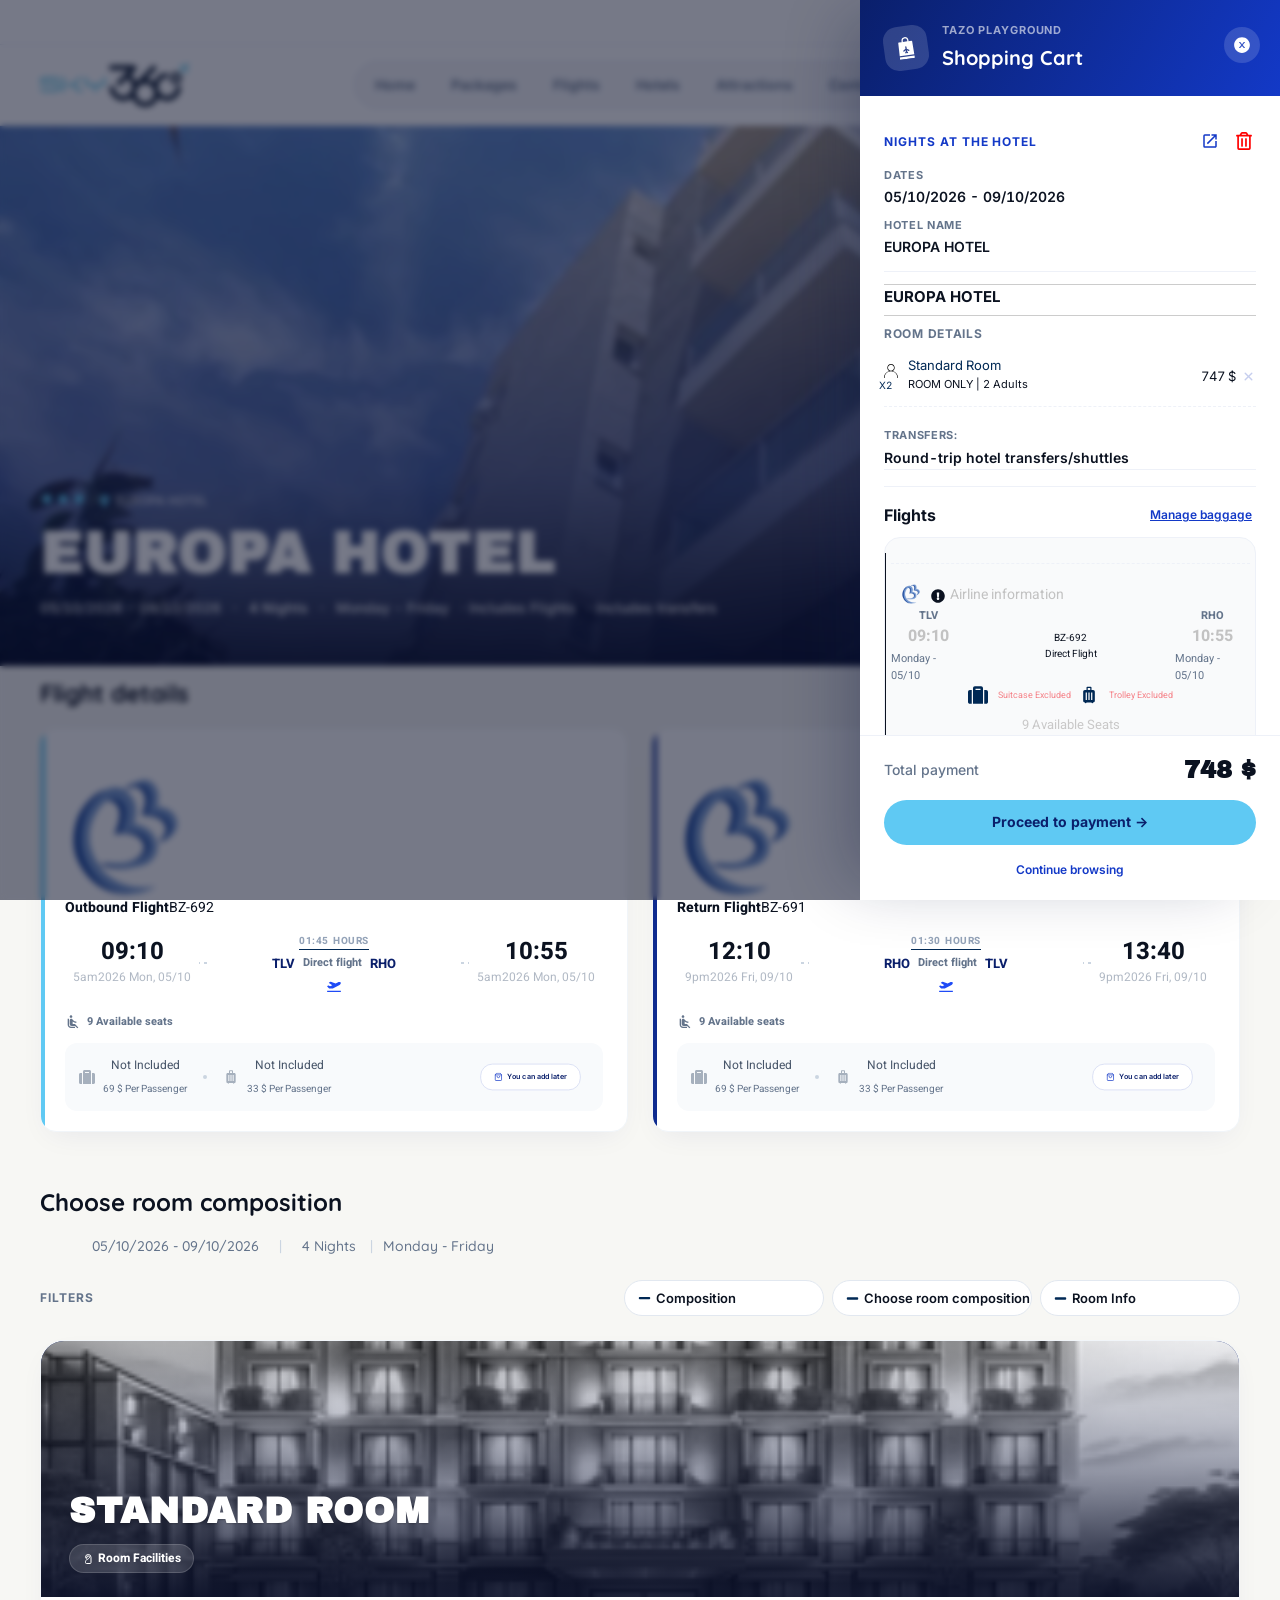
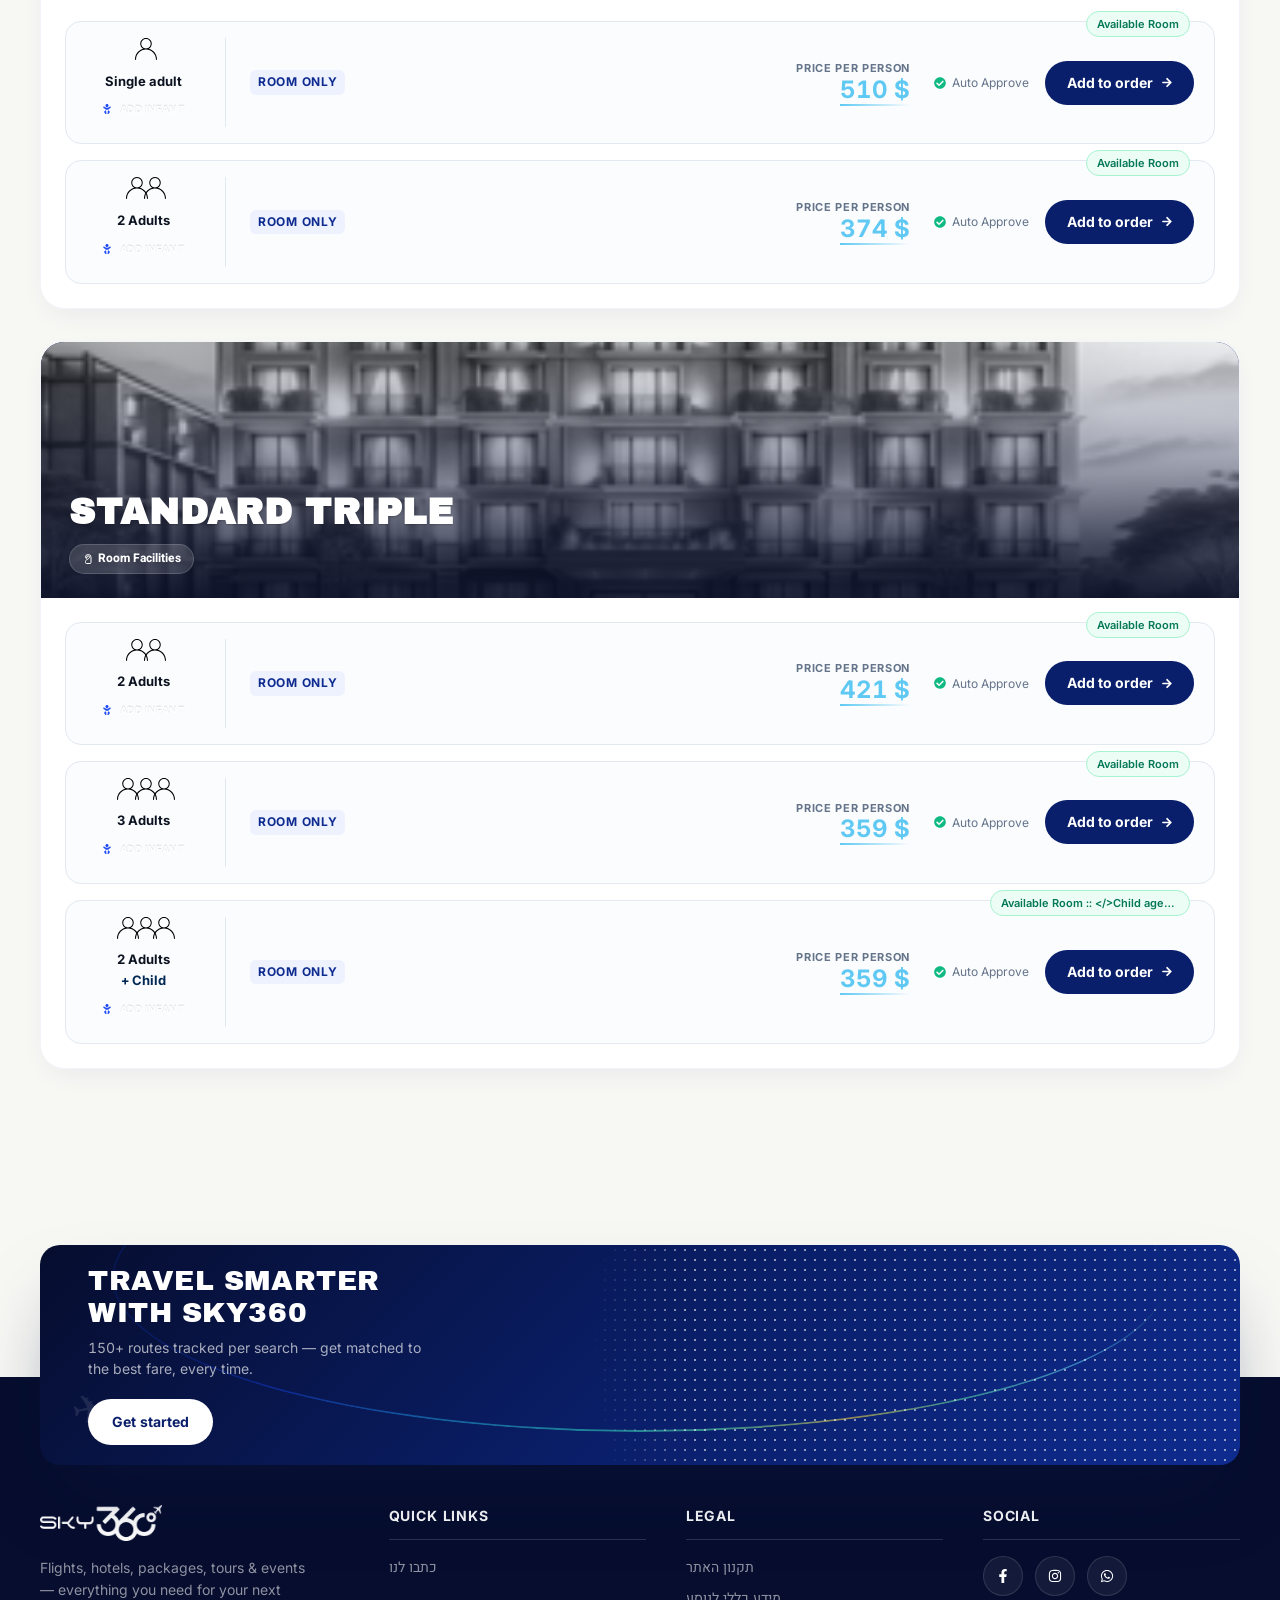
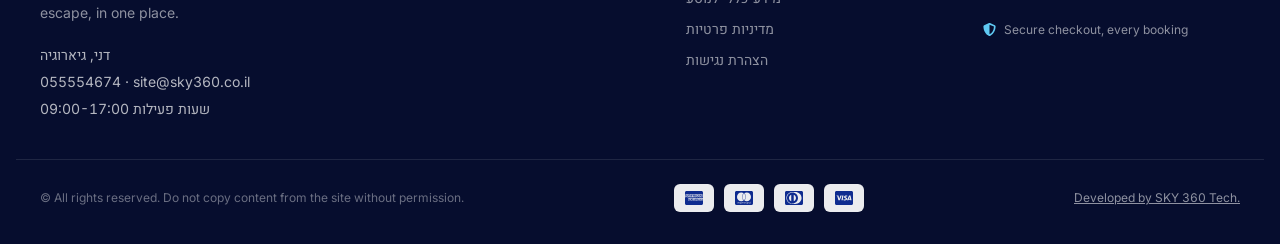
<file: cart.html>
<!DOCTYPE html>
<html lang="en" translate="no" dir="ltr"><head>
    <meta charset="utf-8">
    <meta name="google" content="notranslate">
    <link rel="icon" href="https://stg-files-upload.s3.eu-central-1.amazonaws.com/uploads/8/Website/dummy_174161148667cee1debe1159.61305663.png">
    <meta name="viewport" content="width=device-width, initial-scale=1, maximum-scale=1.0">
    <meta name="theme-color" content="#000000">

    <!-- Leaflet CSS -->
    

    <!-- <link rel="stylesheet" href="//cdnjs.cloudflare.com/ajax/libs/leaflet.draw/1.0.4/leaflet.draw.css" /> -->

    <!-- Make sure you put this AFTER Leaflet's CSS -->
    <!-- <script
      src="https://unpkg.com/leaflet@1.9.4/dist/leaflet.js"
      integrity="sha256-20nQCchB9co0qIjJZRGuk2/Z9VM+kNiyxNV1lvTlZBo="
      crossorigin=""
    ></script> -->

    <!--
      manifest.json provides metadata used when your web app is installed on a
      user's mobile device or desktop. See https://developers.google.com/web/fundamentals/web-app-manifest/
    -->
    <!-- Concept typography: Inter (body, Hebrew+Latin), Archivo Black (display), Quicksand (round),
         Rubik (Hebrew display/round fallback — Archivo Black and Quicksand are Latin-only). -->
    <link rel="preconnect" href="https://fonts.googleapis.com">
    <link rel="preconnect" href="https://fonts.gstatic.com" crossorigin="">
    <link href="https://fonts.googleapis.com/css2?family=Inter:wght@400;500;600;700;800;900&amp;family=Archivo+Black&amp;family=Quicksand:wght@500;600;700&amp;family=Rubik:wght@500;600;700;800;900&amp;display=swap" rel="stylesheet">
    <link rel="manifest" href="/manifest.json">
    <!--
      Notice the use of  in the tags above.
      It will be replaced with the URL of the `public` folder during the build.
      Only files inside the `public` folder can be referenced from the HTML.

      Unlike "/favicon.ico" or "favicon.ico", "/favicon.ico" will
      work correctly both with client-side routing and a non-root public URL.
      Learn how to configure a non-root public URL by running `npm run build`.
    -->
  <title>Tazo Playground</title><link rel="stylesheet" href="/site.css?v=63443a86">
<link rel="stylesheet" href="/showcase.css?v=1890e10e">
</head>
  <body data-showcase="1" data-vpfsize="0" data-vplspacing="0" data-vpwspacing="0" data-vpimgalt="0"><nav id="vplugin-top-hidden-link"></nav>
    
    <div id="root"><div class="App direction-ltr b2c-sky360 is-concept-demo" id="App" dir="ltr"><div class="concept-cart-overlay" aria-hidden="true"></div><div id="ShoppingCart" class="shopping_cart  cart-open concept-cart-drawer"><svg stroke="currentColor" fill="currentColor" stroke-width="0" viewBox="0 0 1024 1024" class="close" id="btn-close-cart" height="30" width="30" xmlns="http://www.w3.org/2000/svg"><path d="M512 64C264.6 64 64 264.6 64 512s200.6 448 448 448 448-200.6 448-448S759.4 64 512 64zm165.4 618.2l-66-.3L512 563.4l-99.3 118.4-66.1.3c-4.4 0-8-3.5-8-8 0-1.9.7-3.7 1.9-5.2l130.1-155L340.5 359a8.32 8.32 0 0 1-1.9-5.2c0-4.4 3.6-8 8-8l66.1.3L512 464.6l99.3-118.4 66-.3c4.4 0 8 3.5 8 8 0 1.9-.7 3.7-1.9 5.2L553.5 514l130 155c1.2 1.5 1.9 3.3 1.9 5.2 0 4.4-3.6 8-8 8z"></path></svg><div class="header false"><svg xmlns="http://www.w3.org/2000/svg" id="Capa_1" enable-background="new 0 0 512 512" height="512" viewBox="0 0 512 512" width="512" class="shopping-cart-svg"><path d="m83.191 496.616c-.104 4.043 1.431 7.958 4.254 10.854s6.697 4.53 10.742 4.53h315.627c4.045 0 7.918-1.633 10.741-4.53s4.357-6.811 4.254-10.854l-1.014-39.616h-343.59z"></path><path d="m419.215 121.685c-.208-8.132-6.86-14.616-14.995-14.616h-66.72v-25.569c0-44.939-36.561-81.5-81.5-81.5s-81.5 36.561-81.5 81.5v25.569h-66.72c-8.135 0-14.787 6.484-14.995 14.616l-7.812 305.315h342.055zm-214.715-40.185c0-28.397 23.103-51.5 51.5-51.5s51.5 23.103 51.5 51.5v25.569h-103zm122.186 245.842c-2.859 4.49-7.711 6.944-12.666 6.944-2.758 0-5.546-.759-8.044-2.35l-34.976-22.275v28.757l15.604 15.604c5.858 5.858 5.858 15.355 0 21.213-2.929 2.928-6.769 4.393-10.606 4.393-3.839 0-7.678-1.464-10.606-4.394l-9.392-9.39-9.391 9.391c-5.857 5.858-15.355 5.858-21.213 0s-5.858-15.355 0-21.213l15.604-15.604v-28.757l-34.976 22.275c-2.497 1.591-5.287 2.35-8.044 2.35-4.955 0-9.806-2.454-12.666-6.944-4.45-6.987-2.393-16.259 4.595-20.709l51.091-32.539v-46.562c0-8.284 6.716-15 15-15s15 6.716 15 15v46.562l51.091 32.539c6.987 4.45 9.045 13.721 4.595 20.709z"></path></svg><div class="cart-title" data-brand="Tazo Playground">Shopping Cart</div></div><div class="content" id="obs-cart-content"><div id="obs-cart-products-list"><div class="shopping-cart-package "><div class="product-preview-wrapper clickable "><span class="product-preview-tooltip"><span class="cart-title link">Nights at the hotel</span></span><span class="view-product-label-wrapper"><svg stroke="currentColor" fill="currentColor" stroke-width="0" viewBox="0 0 24 24" height="18" width="18" xmlns="http://www.w3.org/2000/svg"><path fill="none" d="M0 0h24v24H0V0z"></path><path d="M19 19H5V5h7V3H5a2 2 0 00-2 2v14a2 2 0 002 2h14c1.1 0 2-.9 2-2v-7h-2v7zM14 3v2h3.59l-9.83 9.83 1.41 1.41L19 6.41V10h2V3h-7z"></path></svg></span><span class="remove-product-label-wrapper"><svg stroke="currentColor" fill="currentColor" stroke-width="0" viewBox="0 0 448 512" color="red" height="18" width="18" xmlns="http://www.w3.org/2000/svg" style="color: red;"><path d="M268 416h24a12 12 0 0 0 12-12V188a12 12 0 0 0-12-12h-24a12 12 0 0 0-12 12v216a12 12 0 0 0 12 12zM432 80h-82.41l-34-56.7A48 48 0 0 0 274.41 0H173.59a48 48 0 0 0-41.16 23.3L98.41 80H16A16 16 0 0 0 0 96v16a16 16 0 0 0 16 16h16v336a48 48 0 0 0 48 48h288a48 48 0 0 0 48-48V128h16a16 16 0 0 0 16-16V96a16 16 0 0 0-16-16zM171.84 50.91A6 6 0 0 1 177 48h94a6 6 0 0 1 5.15 2.91L293.61 80H154.39zM368 464H80V128h288zm-212-48h24a12 12 0 0 0 12-12V188a12 12 0 0 0-12-12h-24a12 12 0 0 0-12 12v216a12 12 0 0 0 12 12z"></path></svg></span></div><div class="package-general-info"><b>Dates</b><div class="title">05/10/2026
            -
            09/10/2026</div><b>Hotel name</b><div class="title">EUROPA HOTEL</div></div><div class="product-top hotel-product"><div class="product-title"><div class="product-preview-wrapper without-cursor-pointer "><b>EUROPA HOTEL</b></div></div><div class="sub-products-title">Room details</div><div class="hotel-room-product sub-product rooms-activities"><div class="product-line"><div class="activity"><div class="occupiers"><div class="adult"><svg xmlns="http://www.w3.org/2000/svg" version="1.1" id="Capa_1" x="0px" y="0px" viewBox="0 0 448 448"><g><g><path d="M279.616,220.608c36.715-19.861,61.717-58.709,61.717-103.275C341.333,52.651,288.683,0,224,0    S106.667,52.651,106.667,117.333c0,44.565,25.003,83.413,61.717,103.275C71.723,245.44,0,333.035,0,437.333    C0,443.221,4.779,448,10.667,448s10.667-4.779,10.667-10.667c0-111.744,90.923-202.667,202.667-202.667    s202.667,90.923,202.667,202.667c0,5.888,4.779,10.667,10.667,10.667S448,443.221,448,437.333    C448,333.035,376.277,245.44,279.616,220.608z M128,117.333c0-52.928,43.072-96,96-96s96,43.072,96,96c0,52.928-43.072,96-96,96    S128,170.261,128,117.333z"></path></g></g><g></g><g></g><g></g><g></g><g></g><g></g><g></g><g></g><g></g><g></g><g></g><g></g><g></g><g></g><g></g></svg><span>X2</span></div></div><span><div class="name">Standard Room</div><div class="small-info-group"><div class="board">ROOM ONLY | 2 Adults</div></div><div class="title"></div></span></div><div class="price-delete"><b>747&nbsp;$</b><svg stroke="currentColor" fill="currentColor" stroke-width="0" viewBox="0 0 512 512" class="delete-product ease" height="15" width="15" xmlns="http://www.w3.org/2000/svg"><path d="M289.94 256l95-95A24 24 0 00351 127l-95 95-95-95a24 24 0 00-34 34l95 95-95 95a24 24 0 1034 34l95-95 95 95a24 24 0 0034-34z"></path></svg></div></div></div></div><div class="package-general-info transfers"><b>Transfers: </b><p>Round-trip hotel transfers/shuttles</p></div><b class="product-title">Flights <button id="obs-cart-manage-baggage-btn" type="button" class="ant-btn ant-btn-default btn-style-4"><span>Manage baggage</span></button></b><div><div class="flight-card-2
        is-cart-view
        flight-card-2-minimized
        
        
        "><div class="ant-row"><div class="ant-col flights-wrapper ant-col-xs-24 ant-col-md-24"><div class="dotted-border-top"></div><div class="airline-logo-with-tooltip-wrapper"><div class="amenities-tooltip"></div><div class="airline-logo-with-tooltip"><img src="/img/dd093686264c2378.png" class="logo"><div class="airline-info"><svg stroke="currentColor" fill="currentColor" stroke-width="0" viewBox="0 0 512 512" height="1em" width="1em" xmlns="http://www.w3.org/2000/svg"><path d="M504 256c0 136.997-111.043 248-248 248S8 392.997 8 256C8 119.083 119.043 8 256 8s248 111.083 248 248zm-248 50c-25.405 0-46 20.595-46 46s20.595 46 46 46 46-20.595 46-46-20.595-46-46-46zm-43.673-165.346l7.418 136c.347 6.364 5.609 11.346 11.982 11.346h48.546c6.373 0 11.635-4.982 11.982-11.346l7.418-136c.375-6.874-5.098-12.654-11.982-12.654h-63.383c-6.884 0-12.356 5.78-11.981 12.654z"></path></svg><span>Airline information</span></div></div></div><div class="flight-outline-section"><div class="ant-row ant-row-space-between ant-row-middle" style="width: 100%;"><div class="ant-col ant-col-xs-10 ant-col-md-5"><div class="time"><b>TLV</b><div class="hour">09:10</div><div class="week-day"><span>Monday - 05/10</span></div></div></div><div class="ant-col ant-col-xs-4 ant-col-md-6"><div class="airline"><div class="airline-line"><div class="airline-horizontal-line"></div><svg stroke="currentColor" fill="currentColor" stroke-width="0" viewBox="0 0 576 512" class="direction" height="35" width="35" xmlns="http://www.w3.org/2000/svg"><path d="M480 192H365.71L260.61 8.06A16.014 16.014 0 0 0 246.71 0h-65.5c-10.63 0-18.3 10.17-15.38 20.39L214.86 192H112l-43.2-57.6c-3.02-4.03-7.77-6.4-12.8-6.4H16.01C5.6 128-2.04 137.78.49 147.88L32 256 .49 364.12C-2.04 374.22 5.6 384 16.01 384H56c5.04 0 9.78-2.37 12.8-6.4L112 320h102.86l-49.03 171.6c-2.92 10.22 4.75 20.4 15.38 20.4h65.5c5.74 0 11.04-3.08 13.89-8.06L365.71 320H480c35.35 0 96-28.65 96-64s-60.65-64-96-64z"></path></svg></div><div class="flight-joint-name">BZ-692</div><div class="flight-type">Direct Flight</div><div class="logos-wrapper"></div></div></div><div class="ant-col ant-col-xs-10 ant-col-md-5"><div class="time"><b>RHO</b><div class="hour">10:55</div><div class="week-day"><span>Monday - 05/10</span></div></div></div><div class="ant-col flight-baggage-col ant-col-xs-24 ant-col-md-24"><div class="baggage"><span class="ant-badge ant-badge-status baggage-item baggage-item--suitcase is-excluded"><svg stroke="currentColor" fill="currentColor" stroke-width="0" viewBox="0 0 512 512" height="20" width="20" xmlns="http://www.w3.org/2000/svg"><path d="M128 480h256V80c0-26.5-21.5-48-48-48H176c-26.5 0-48 21.5-48 48v400zm64-384h128v32H192V96zm320 80v256c0 26.5-21.5 48-48 48h-48V128h48c26.5 0 48 21.5 48 48zM96 480H48c-26.5 0-48-21.5-48-48V176c0-26.5 21.5-48 48-48h48v352z"></path></svg><span style="color: rgb(245, 128, 135);">Suitcase Excluded</span><sup data-show="true" class="ant-scroll-number ant-badge-dot ant-badge-count-sm" style="background: rgb(245, 128, 135);"></sup></span><span class="ant-badge ant-badge-status baggage-item baggage-item--trolley is-excluded"><svg stroke="currentColor" fill="currentColor" stroke-width="0" viewBox="0 0 24 24" height="20" width="20" xmlns="http://www.w3.org/2000/svg"><path fill="none" d="M0 0h24v24H0z"></path><path d="M17 6h-2V3c0-.55-.45-1-1-1h-4c-.55 0-1 .45-1 1v3H7c-1.1 0-2 .9-2 2v11c0 1.1.9 2 2 2 0 .55.45 1 1 1s1-.45 1-1h6c0 .55.45 1 1 1s1-.45 1-1c1.1 0 2-.9 2-2V8c0-1.1-.9-2-2-2zM9.5 18H8V9h1.5v9zm3.25 0h-1.5V9h1.5v9zm.75-12h-3V3.5h3V6zM16 18h-1.5V9H16v9z"></path></svg><span style="color: rgb(245, 128, 135);">Trolley Excluded</span><sup data-show="true" class="ant-scroll-number ant-badge-dot ant-badge-count-sm" style="background: rgb(245, 128, 135);"></sup></span></div></div><div class="available-seats available-seats-9">9 Available Seats</div></div></div><div class="dotted-border-top"></div><div class="airline-logo-with-tooltip-wrapper"><div class="amenities-tooltip"></div><div class="airline-logo-with-tooltip"><img src="/img/dd093686264c2378.png" class="logo"><div class="airline-info"><svg stroke="currentColor" fill="currentColor" stroke-width="0" viewBox="0 0 512 512" height="1em" width="1em" xmlns="http://www.w3.org/2000/svg"><path d="M504 256c0 136.997-111.043 248-248 248S8 392.997 8 256C8 119.083 119.043 8 256 8s248 111.083 248 248zm-248 50c-25.405 0-46 20.595-46 46s20.595 46 46 46 46-20.595 46-46-20.595-46-46-46zm-43.673-165.346l7.418 136c.347 6.364 5.609 11.346 11.982 11.346h48.546c6.373 0 11.635-4.982 11.982-11.346l7.418-136c.375-6.874-5.098-12.654-11.982-12.654h-63.383c-6.884 0-12.356 5.78-11.981 12.654z"></path></svg><span>Airline information</span></div></div></div><div class="flight-outline-section"><div class="ant-row ant-row-space-between ant-row-middle" style="width: 100%;"><div class="ant-col ant-col-xs-10 ant-col-md-5"><div class="time"><b>RHO</b><div class="hour">12:10</div><div class="week-day"><span>Friday - 09/10</span></div></div></div><div class="ant-col ant-col-xs-4 ant-col-md-6"><div class="airline"><div class="airline-line"><div class="airline-horizontal-line"></div><svg stroke="currentColor" fill="currentColor" stroke-width="0" viewBox="0 0 576 512" class="direction" height="35" width="35" xmlns="http://www.w3.org/2000/svg"><path d="M480 192H365.71L260.61 8.06A16.014 16.014 0 0 0 246.71 0h-65.5c-10.63 0-18.3 10.17-15.38 20.39L214.86 192H112l-43.2-57.6c-3.02-4.03-7.77-6.4-12.8-6.4H16.01C5.6 128-2.04 137.78.49 147.88L32 256 .49 364.12C-2.04 374.22 5.6 384 16.01 384H56c5.04 0 9.78-2.37 12.8-6.4L112 320h102.86l-49.03 171.6c-2.92 10.22 4.75 20.4 15.38 20.4h65.5c5.74 0 11.04-3.08 13.89-8.06L365.71 320H480c35.35 0 96-28.65 96-64s-60.65-64-96-64z"></path></svg></div><div class="flight-joint-name">BZ-691</div><div class="flight-type">Direct Flight</div><div class="logos-wrapper"></div></div></div><div class="ant-col ant-col-xs-10 ant-col-md-5"><div class="time"><b>TLV</b><div class="hour">13:40</div><div class="week-day"><span>Friday - 09/10</span></div></div></div><div class="ant-col flight-baggage-col ant-col-xs-24 ant-col-md-24"><div class="baggage"><span class="ant-badge ant-badge-status baggage-item baggage-item--suitcase is-excluded"><svg stroke="currentColor" fill="currentColor" stroke-width="0" viewBox="0 0 512 512" height="20" width="20" xmlns="http://www.w3.org/2000/svg"><path d="M128 480h256V80c0-26.5-21.5-48-48-48H176c-26.5 0-48 21.5-48 48v400zm64-384h128v32H192V96zm320 80v256c0 26.5-21.5 48-48 48h-48V128h48c26.5 0 48 21.5 48 48zM96 480H48c-26.5 0-48-21.5-48-48V176c0-26.5 21.5-48 48-48h48v352z"></path></svg><span style="color: rgb(245, 128, 135);">Suitcase Excluded</span><sup data-show="true" class="ant-scroll-number ant-badge-dot ant-badge-count-sm" style="background: rgb(245, 128, 135);"></sup></span><span class="ant-badge ant-badge-status baggage-item baggage-item--trolley is-excluded"><svg stroke="currentColor" fill="currentColor" stroke-width="0" viewBox="0 0 24 24" height="20" width="20" xmlns="http://www.w3.org/2000/svg"><path fill="none" d="M0 0h24v24H0z"></path><path d="M17 6h-2V3c0-.55-.45-1-1-1h-4c-.55 0-1 .45-1 1v3H7c-1.1 0-2 .9-2 2v11c0 1.1.9 2 2 2 0 .55.45 1 1 1s1-.45 1-1h6c0 .55.45 1 1 1s1-.45 1-1c1.1 0 2-.9 2-2V8c0-1.1-.9-2-2-2zM9.5 18H8V9h1.5v9zm3.25 0h-1.5V9h1.5v9zm.75-12h-3V3.5h3V6zM16 18h-1.5V9H16v9z"></path></svg><span style="color: rgb(245, 128, 135);">Trolley Excluded</span><sup data-show="true" class="ant-scroll-number ant-badge-dot ant-badge-count-sm" style="background: rgb(245, 128, 135);"></sup></span></div></div><div class="available-seats available-seats-9">9 Available Seats</div></div></div></div></div></div></div></div></div></div><div class="footer" id="obs-cart-footer"><div class="btn-style-5"><ul class="total-cart-pricing"><li><div>Total payment&nbsp;<span class="currency-sign">$</span></div><div>748&nbsp;$</div></li></ul></div><div class="move-to-checkout">Proceed to payment</div><button type="button" class="concept-cart-continue">Continue browsing</button></div></div><button class="bot-fab " aria-label="Chat"><svg stroke="currentColor" fill="currentColor" stroke-width="0" viewBox="0 0 512 512" height="26" width="26" xmlns="http://www.w3.org/2000/svg"><path fill="none" stroke-linecap="round" stroke-miterlimit="10" stroke-width="32" d="M431 320.6c-1-3.6 1.2-8.6 3.3-12.2a33.68 33.68 0 012.1-3.1A162 162 0 00464 215c.3-92.2-77.5-167-173.7-167-83.9 0-153.9 57.1-170.3 132.9a160.7 160.7 0 00-3.7 34.2c0 92.3 74.8 169.1 171 169.1 15.3 0 35.9-4.6 47.2-7.7s22.5-7.2 25.4-8.3a26.44 26.44 0 019.3-1.7 26 26 0 0110.1 2l56.7 20.1a13.52 13.52 0 003.9 1 8 8 0 008-8 12.85 12.85 0 00-.5-2.7z"></path><path fill="none" stroke-linecap="round" stroke-miterlimit="10" stroke-width="32" d="M66.46 232a146.23 146.23 0 006.39 152.67c2.31 3.49 3.61 6.19 3.21 8s-11.93 61.87-11.93 61.87a8 8 0 002.71 7.68A8.17 8.17 0 0072 464a7.26 7.26 0 002.91-.6l56.21-22a15.7 15.7 0 0112 .2c18.94 7.38 39.88 12 60.83 12A159.21 159.21 0 00284 432.11"></path></svg></button><div class="app-wrapper "><div id="Header_dup-layout-wrapper" class="Header_dup"><div class="EDIT-LAYOUT  ONLY-EDIT  "><header class="header-nav " id="header"><div class="header-wrapper"><div class="header-set-3"><div class="header-links header-links-set-3 header-set-3__utility"><div class="customer-support trigger-button"><svg xmlns="http://www.w3.org/2000/svg" width="20px" height="20px" viewBox="0 0 168 156" version="1.1"><g id="#00cbffff"><path fill="var(--primary-color)" opacity="1.00" d=" M 85.98 4.98 C 96.75 -0.27 109.61 -1.07 120.91 2.94 C 133.95 7.35 144.65 18.07 149.12 31.08 C 153.22 42.61 152.38 55.80 146.82 66.71 C 141.27 77.92 130.90 86.61 118.88 90.09 C 105.83 93.99 91.10 91.70 79.92 83.88 C 73.40 86.48 66.87 89.04 60.38 91.71 C 63.09 85.22 65.62 78.66 68.24 72.13 C 59.84 60.33 57.88 44.38 62.78 30.79 C 66.75 19.59 75.26 10.11 85.98 4.98 M 79.16 40.25 C 74.81 41.99 73.94 48.53 77.79 51.27 C 81.48 54.59 87.96 51.83 88.39 46.97 C 89.18 42.18 83.50 37.91 79.16 40.25 M 103.24 40.24 C 98.89 41.94 97.95 48.49 101.80 51.24 C 105.49 54.61 112.02 51.84 112.44 46.95 C 113.20 42.18 107.57 37.93 103.24 40.24 M 127.17 40.29 C 122.91 42.04 122.04 48.49 125.82 51.22 C 129.49 54.62 136.02 51.85 136.48 46.99 C 137.29 42.16 131.51 37.85 127.17 40.29 Z"></path><path fill="var(--primary-color)" opacity="1.00" d=" M 151.56 21.65 C 160.85 28.95 166.64 40.26 168.00 51.92 L 168.00 62.36 C 166.91 69.70 164.31 76.81 160.08 82.93 C 162.93 89.04 164.68 95.66 168.00 101.52 L 168.00 101.89 C 161.34 100.08 155.08 97.07 148.69 94.53 C 140.49 99.81 130.86 103.06 121.04 102.59 C 115.06 102.62 109.39 100.61 103.67 99.17 C 103.59 98.69 103.53 98.21 103.48 97.74 C 125.08 99.88 146.51 85.37 154.23 65.34 C 159.78 51.35 159.05 34.79 151.56 21.65 Z"></path><path fill="var(--primary-color)" opacity="1.00" d=" M 9.69 46.76 C 12.76 44.37 15.73 40.96 19.97 41.05 C 23.08 40.92 26.06 42.58 27.79 45.13 C 32.12 51.21 36.43 57.31 40.71 63.43 C 42.81 66.32 43.24 70.35 41.48 73.51 C 39.36 77.48 37.03 81.33 34.70 85.17 C 44.61 98.70 56.67 110.60 70.07 120.65 C 74.45 118.30 78.55 115.41 83.09 113.38 C 86.91 111.71 90.94 113.69 93.95 116.04 C 99.42 119.95 104.95 123.76 110.39 127.70 C 114.30 130.31 115.67 136.07 113.00 140.03 C 110.22 144.14 106.83 147.82 103.42 151.42 C 101.32 153.73 98.53 156.30 95.12 155.47 C 73.31 150.80 54.06 138.08 38.00 122.99 C 20.39 105.95 5.34 84.92 0.00 60.65 L 0.00 56.95 C 2.28 52.78 6.25 49.92 9.69 46.76 Z"></path></g></svg>Customer Service</div><div class="site-lang  "><span role="img" aria-label="global" class="anticon anticon-global language-selector-globe"><svg viewBox="64 64 896 896" focusable="false" data-icon="global" width="1em" height="1em" fill="currentColor" aria-hidden="true"><path d="M854.4 800.9c.2-.3.5-.6.7-.9C920.6 722.1 960 621.7 960 512s-39.4-210.1-104.8-288c-.2-.3-.5-.5-.7-.8-1.1-1.3-2.1-2.5-3.2-3.7-.4-.5-.8-.9-1.2-1.4l-4.1-4.7-.1-.1c-1.5-1.7-3.1-3.4-4.6-5.1l-.1-.1c-3.2-3.4-6.4-6.8-9.7-10.1l-.1-.1-4.8-4.8-.3-.3c-1.5-1.5-3-2.9-4.5-4.3-.5-.5-1-1-1.6-1.5-1-1-2-1.9-3-2.8-.3-.3-.7-.6-1-1C736.4 109.2 629.5 64 512 64s-224.4 45.2-304.3 119.2c-.3.3-.7.6-1 1-1 .9-2 1.9-3 2.9-.5.5-1 1-1.6 1.5-1.5 1.4-3 2.9-4.5 4.3l-.3.3-4.8 4.8-.1.1c-3.3 3.3-6.5 6.7-9.7 10.1l-.1.1c-1.6 1.7-3.1 3.4-4.6 5.1l-.1.1c-1.4 1.5-2.8 3.1-4.1 4.7-.4.5-.8.9-1.2 1.4-1.1 1.2-2.1 2.5-3.2 3.7-.2.3-.5.5-.7.8C103.4 301.9 64 402.3 64 512s39.4 210.1 104.8 288c.2.3.5.6.7.9l3.1 3.7c.4.5.8.9 1.2 1.4l4.1 4.7c0 .1.1.1.1.2 1.5 1.7 3 3.4 4.6 5l.1.1c3.2 3.4 6.4 6.8 9.6 10.1l.1.1c1.6 1.6 3.1 3.2 4.7 4.7l.3.3c3.3 3.3 6.7 6.5 10.1 9.6 80.1 74 187 119.2 304.5 119.2s224.4-45.2 304.3-119.2a300 300 0 0010-9.6l.3-.3c1.6-1.6 3.2-3.1 4.7-4.7l.1-.1c3.3-3.3 6.5-6.7 9.6-10.1l.1-.1c1.5-1.7 3.1-3.3 4.6-5 0-.1.1-.1.1-.2 1.4-1.5 2.8-3.1 4.1-4.7.4-.5.8-.9 1.2-1.4a99 99 0 003.3-3.7zm4.1-142.6c-13.8 32.6-32 62.8-54.2 90.2a444.07 444.07 0 00-81.5-55.9c11.6-46.9 18.8-98.4 20.7-152.6H887c-3 40.9-12.6 80.6-28.5 118.3zM887 484H743.5c-1.9-54.2-9.1-105.7-20.7-152.6 29.3-15.6 56.6-34.4 81.5-55.9A373.86 373.86 0 01887 484zM658.3 165.5c39.7 16.8 75.8 40 107.6 69.2a394.72 394.72 0 01-59.4 41.8c-15.7-45-35.8-84.1-59.2-115.4 3.7 1.4 7.4 2.9 11 4.4zm-90.6 700.6c-9.2 7.2-18.4 12.7-27.7 16.4V697a389.1 389.1 0 01115.7 26.2c-8.3 24.6-17.9 47.3-29 67.8-17.4 32.4-37.8 58.3-59 75.1zm59-633.1c11 20.6 20.7 43.3 29 67.8A389.1 389.1 0 01540 327V141.6c9.2 3.7 18.5 9.1 27.7 16.4 21.2 16.7 41.6 42.6 59 75zM540 640.9V540h147.5c-1.6 44.2-7.1 87.1-16.3 127.8l-.3 1.2A445.02 445.02 0 00540 640.9zm0-156.9V383.1c45.8-2.8 89.8-12.5 130.9-28.1l.3 1.2c9.2 40.7 14.7 83.5 16.3 127.8H540zm-56 56v100.9c-45.8 2.8-89.8 12.5-130.9 28.1l-.3-1.2c-9.2-40.7-14.7-83.5-16.3-127.8H484zm-147.5-56c1.6-44.2 7.1-87.1 16.3-127.8l.3-1.2c41.1 15.6 85 25.3 130.9 28.1V484H336.5zM484 697v185.4c-9.2-3.7-18.5-9.1-27.7-16.4-21.2-16.7-41.7-42.7-59.1-75.1-11-20.6-20.7-43.3-29-67.8 37.2-14.6 75.9-23.3 115.8-26.1zm0-370a389.1 389.1 0 01-115.7-26.2c8.3-24.6 17.9-47.3 29-67.8 17.4-32.4 37.8-58.4 59.1-75.1 9.2-7.2 18.4-12.7 27.7-16.4V327zM365.7 165.5c3.7-1.5 7.3-3 11-4.4-23.4 31.3-43.5 70.4-59.2 115.4-21-12-40.9-26-59.4-41.8 31.8-29.2 67.9-52.4 107.6-69.2zM165.5 365.7c13.8-32.6 32-62.8 54.2-90.2 24.9 21.5 52.2 40.3 81.5 55.9-11.6 46.9-18.8 98.4-20.7 152.6H137c3-40.9 12.6-80.6 28.5-118.3zM137 540h143.5c1.9 54.2 9.1 105.7 20.7 152.6a444.07 444.07 0 00-81.5 55.9A373.86 373.86 0 01137 540zm228.7 318.5c-39.7-16.8-75.8-40-107.6-69.2 18.5-15.8 38.4-29.7 59.4-41.8 15.7 45 35.8 84.1 59.2 115.4-3.7-1.4-7.4-2.9-11-4.4zm292.6 0c-3.7 1.5-7.3 3-11 4.4 23.4-31.3 43.5-70.4 59.2-115.4 21 12 40.9 26 59.4 41.8a373.81 373.81 0 01-107.6 69.2z"></path></svg></span><div class="ant-select ant-select-borderless language-selector  ant-select-single ant-select-show-arrow"><div class="ant-select-selector"><span class="ant-select-selection-search"><input type="search" autocomplete="off" class="ant-select-selection-search-input" role="combobox" aria-expanded="false" aria-haspopup="listbox" aria-owns="rc_select_0_list" aria-autocomplete="list" aria-controls="rc_select_0_list" aria-activedescendant="rc_select_0_list_0" readonly="" unselectable="on" value="" id="rc_select_0" style="opacity: 0;"></span><span class="ant-select-selection-item" title="English">English</span></div><span class="ant-select-arrow" unselectable="on" aria-hidden="true" style="user-select: none;"><span role="img" aria-label="down" class="anticon anticon-down ant-select-suffix"><svg viewBox="64 64 896 896" focusable="false" data-icon="down" width="1em" height="1em" fill="currentColor" aria-hidden="true"><path d="M884 256h-75c-5.1 0-9.9 2.5-12.9 6.6L512 654.2 227.9 262.6c-3-4.1-7.8-6.6-12.9-6.6h-75c-6.5 0-10.3 7.4-6.5 12.7l352.6 486.1c12.8 17.6 39 17.6 51.7 0l352.6-486.1c3.9-5.3.1-12.7-6.4-12.7z"></path></svg></span></span></div></div></div><div class="header-links header-links-set-3 header-set-3__main"><div class="header-set-3__brand"><a class="bold logo" href="index.html"><img src="/assets/images/sky360/sky360-logo.png" alt="logo"></a></div><nav class="header-set-3__nav" aria-label="main"><a class="false false" href="package.html">Home</a><a class="false false" href="package.html">Packages</a><a class="false false" href="package.html">Flights</a><a class="false false" href="package.html">Hotels</a><a class="false false" href="package.html">Attractions</a><a class="false false" href="package.html">Contact Us</a></nav><div class="header-set-3__account"><button type="button" id="obs-cart-trigger" class="concept-cart-trigger is-open" aria-label="My vacation · 4 items" aria-expanded="true"><span class="concept-cart-trigger__icon"><svg stroke="currentColor" fill="currentColor" stroke-width="0" viewBox="0 0 448 512" aria-hidden="true" height="1em" width="1em" xmlns="http://www.w3.org/2000/svg"><path d="M352 160v-32C352 57.42 294.579 0 224 0 153.42 0 96 57.42 96 128v32H0v272c0 44.183 35.817 80 80 80h288c44.183 0 80-35.817 80-80V160h-96zm-192-32c0-35.29 28.71-64 64-64s64 28.71 64 64v32H160v-32zm160 120c-13.255 0-24-10.745-24-24s10.745-24 24-24 24 10.745 24 24-10.745 24-24 24zm-192 0c-13.255 0-24-10.745-24-24s10.745-24 24-24 24 10.745 24 24-10.745 24-24 24z"></path></svg><span class="concept-cart-trigger__count">4</span></span><span class="concept-cart-trigger__label">My vacation</span></button></div></div></div></div><div class="burger-menu"><div class="menu"><svg stroke="currentColor" fill="none" stroke-width="0" viewBox="0 0 24 24" cursor="pointer" height="37" width="37" xmlns="http://www.w3.org/2000/svg"><path d="M2 6C2 5.44772 2.44772 5 3 5H21C21.5523 5 22 5.44772 22 6C22 6.55228 21.5523 7 21 7H3C2.44772 7 2 6.55228 2 6Z" fill="currentColor"></path><path d="M2 12.0322C2 11.4799 2.44772 11.0322 3 11.0322H21C21.5523 11.0322 22 11.4799 22 12.0322C22 12.5845 21.5523 13.0322 21 13.0322H3C2.44772 13.0322 2 12.5845 2 12.0322Z" fill="currentColor"></path><path d="M3 17.0645C2.44772 17.0645 2 17.5122 2 18.0645C2 18.6167 2.44772 19.0645 3 19.0645H21C21.5523 19.0645 22 18.6167 22 18.0645C22 17.5122 21.5523 17.0645 21 17.0645H3Z" fill="currentColor"></path></svg><a href="index.html"><img src="/assets/images/sky360/sky360-logo.png"></a><span class="shopping-cart-icon-wrapper"><span class="ant-badge"><svg stroke="currentColor" fill="none" stroke-width="0" viewBox="0 0 24 24" cursor="pointer" height="37" width="37" xmlns="http://www.w3.org/2000/svg"><path fill-rule="evenodd" clip-rule="evenodd" d="M5.79166 2H1V4H4.2184L6.9872 16.6776H7V17H20V16.7519L22.1932 7.09095L22.5308 6H6.6552L6.08485 3.38852L5.79166 2ZM19.9869 8H7.092L8.62081 15H18.3978L19.9869 8Z" fill="currentColor"></path><path d="M10 22C11.1046 22 12 21.1046 12 20C12 18.8954 11.1046 18 10 18C8.89543 18 8 18.8954 8 20C8 21.1046 8.89543 22 10 22Z" fill="currentColor"></path><path d="M19 20C19 21.1046 18.1046 22 17 22C15.8954 22 15 21.1046 15 20C15 18.8954 15.8954 18 17 18C18.1046 18 19 18.8954 19 20Z" fill="currentColor"></path></svg><sup data-show="true" class="ant-scroll-number ant-badge-count ant-badge-count-sm" title="1"><span class="ant-scroll-number-only" style="transition: none;"><span class="ant-scroll-number-only-unit current">1</span></span></sup></span></span></div></div></header></div></div><div id="PackagePage-wrapper"><div class="PackagePage"><div id="package-page"><div id="package-details" class=""><div><div id="obs-pkg-hotel-info"><div class="hotel-info-set-1 false  viewPageType-package" style="background-image: url(&quot;/img/e2083e4f3f835446.jpg&quot;);"><img src="/img/e2083e4f3f835446.jpg" alt="" aria-hidden="true" style="display: none;"><div class="content-wrapper"><div class="hotel-info"><h4 class="max-lines-ellipsis">EUROPA HOTEL</h4><div class="hotel-name max-lines-ellipsis">EUROPA HOTEL</div><div class="hotel-stars"><div><svg stroke="currentColor" fill="currentColor" stroke-width="0" viewBox="0 0 1024 1024" color="#ffd62d" height="25" width="25" xmlns="http://www.w3.org/2000/svg" style="color: rgb(255, 214, 45);"><path d="M908.1 353.1l-253.9-36.9L540.7 86.1c-3.1-6.3-8.2-11.4-14.5-14.5-15.8-7.8-35-1.3-42.9 14.5L369.8 316.2l-253.9 36.9c-7 1-13.4 4.3-18.3 9.3a32.05 32.05 0 0 0 .6 45.3l183.7 179.1-43.4 252.9a31.95 31.95 0 0 0 46.4 33.7L512 754l227.1 119.4c6.2 3.3 13.4 4.4 20.3 3.2 17.4-3 29.1-19.5 26.1-36.9l-43.4-252.9 183.7-179.1c5-4.9 8.3-11.3 9.3-18.3 2.7-17.5-9.5-33.7-27-36.3z"></path></svg></div><div><svg stroke="currentColor" fill="currentColor" stroke-width="0" viewBox="0 0 1024 1024" color="#ffd62d" height="25" width="25" xmlns="http://www.w3.org/2000/svg" style="color: rgb(255, 214, 45);"><path d="M908.1 353.1l-253.9-36.9L540.7 86.1c-3.1-6.3-8.2-11.4-14.5-14.5-15.8-7.8-35-1.3-42.9 14.5L369.8 316.2l-253.9 36.9c-7 1-13.4 4.3-18.3 9.3a32.05 32.05 0 0 0 .6 45.3l183.7 179.1-43.4 252.9a31.95 31.95 0 0 0 46.4 33.7L512 754l227.1 119.4c6.2 3.3 13.4 4.4 20.3 3.2 17.4-3 29.1-19.5 26.1-36.9l-43.4-252.9 183.7-179.1c5-4.9 8.3-11.3 9.3-18.3 2.7-17.5-9.5-33.7-27-36.3z"></path></svg></div><div><svg stroke="currentColor" fill="currentColor" stroke-width="0" viewBox="0 0 1024 1024" color="#ffd62d" height="25" width="25" xmlns="http://www.w3.org/2000/svg" style="color: rgb(255, 214, 45);"><path d="M908.1 353.1l-253.9-36.9L540.7 86.1c-3.1-6.3-8.2-11.4-14.5-14.5-15.8-7.8-35-1.3-42.9 14.5L369.8 316.2l-253.9 36.9c-7 1-13.4 4.3-18.3 9.3a32.05 32.05 0 0 0 .6 45.3l183.7 179.1-43.4 252.9a31.95 31.95 0 0 0 46.4 33.7L512 754l227.1 119.4c6.2 3.3 13.4 4.4 20.3 3.2 17.4-3 29.1-19.5 26.1-36.9l-43.4-252.9 183.7-179.1c5-4.9 8.3-11.3 9.3-18.3 2.7-17.5-9.5-33.7-27-36.3z"></path></svg></div></div><div class="hotel-dates">05/10/2026 -
      09/10/2026</div><div class="hotel-days"><b>4 Nights</b></div><div class="hotel-dates">Monday -
      Friday</div><div class="hotel-additional-includes"><div>· Includes Flights</div><div>· Includes transfers</div></div></div><div class="hotel-gallery"></div></div></div></div></div><div class="package-attractions-wrapper"><div class="package-attractions-wrapper-set-2 content-wrapper"><div><div class="package-addition-info"><div class="box"><svg stroke="currentColor" fill="currentColor" stroke-width="0" viewBox="0 0 24 24" color="#fff" height="30" width="30" xmlns="http://www.w3.org/2000/svg" style="color: rgb(255, 255, 255);"><path fill="none" d="M0 0h24v24H0z"></path><path d="M17 6h-2V3c0-.55-.45-1-1-1h-4c-.55 0-1 .45-1 1v3H7c-1.1 0-2 .9-2 2v11c0 1.1.9 2 2 2 0 .55.45 1 1 1s1-.45 1-1h6c0 .55.45 1 1 1s1-.45 1-1c1.1 0 2-.9 2-2V8c0-1.1-.9-2-2-2zM9.5 18H8V9h1.5v9zm3.25 0h-1.5V9h1.5v9zm.75-12h-3V3.5h3V6zM16 18h-1.5V9H16v9z"></path></svg><span>מידע על המלון</span></div><div class="box"><svg stroke="currentColor" fill="currentColor" stroke-width="0" viewBox="0 0 24 24" color="#fff" height="30" width="30" xmlns="http://www.w3.org/2000/svg" style="color: rgb(255, 255, 255);"><path fill="none" d="M0 0h24v24H0z"></path><path d="M7 13c1.66 0 3-1.34 3-3S8.66 7 7 7s-3 1.34-3 3 1.34 3 3 3zm12-6h-8v7H3V5H1v15h2v-3h18v3h2v-9c0-2.21-1.79-4-4-4z"></path></svg><span>פרטי חבילה</span></div></div></div></div></div><div id="obs-pkg-flights-info"><div><div class="package-flights-set-2 content-wrapper"><h4 class="header-section">Flight details</h4><div class="ant-row"><div class="ant-col ant-col-sm-24 ant-col-md-12"><div class="flight-box-set-2 flight-outbound"><p class="header"><div class="airline-name"><img title="Black Stallion Airways" src="/img/dd093686264c2378.png"></div><span class="flight-info"><b> Outbound Flight</b><span class="flight-code">BZ-692</span></span></p><div class="flight-details"><span class="plane"><svg stroke="currentColor" fill="currentColor" stroke-width="0" viewBox="0 0 640 512" height="45" width="45" xmlns="http://www.w3.org/2000/svg"><path d="M624 448H16c-8.84 0-16 7.16-16 16v32c0 8.84 7.16 16 16 16h608c8.84 0 16-7.16 16-16v-32c0-8.84-7.16-16-16-16zM80.55 341.27c6.28 6.84 15.1 10.72 24.33 10.71l130.54-.18a65.62 65.62 0 0 0 29.64-7.12l290.96-147.65c26.74-13.57 50.71-32.94 67.02-58.31 18.31-28.48 20.3-49.09 13.07-63.65-7.21-14.57-24.74-25.27-58.25-27.45-29.85-1.94-59.54 5.92-86.28 19.48l-98.51 49.99-218.7-82.06a17.799 17.799 0 0 0-18-1.11L90.62 67.29c-10.67 5.41-13.25 19.65-5.17 28.53l156.22 98.1-103.21 52.38-72.35-36.47a17.804 17.804 0 0 0-16.07.02L9.91 230.22c-10.44 5.3-13.19 19.12-5.57 28.08l76.21 82.97z"></path></svg></span><span class="flight-to"><div class="flight-time">09:10</div><div class="flight-date">5am2026 Mon, 05/10</div></span><span class="duration"><div><span>Hours</span><span>01:45</span></div><div class="codes-wrapper"><div class="location">TLV</div><div>Direct flight</div><div class="location">RHO</div></div></span><span class="flight-from"><div class="flight-time">10:55</div><div class="flight-date">5am2026 Mon, 05/10</div></span><span class="plane"><svg stroke="currentColor" fill="currentColor" stroke-width="0" viewBox="0 0 640 512" height="45" width="45" xmlns="http://www.w3.org/2000/svg"><path d="M624 448H16c-8.84 0-16 7.16-16 16v32c0 8.84 7.16 16 16 16h608c8.84 0 16-7.16 16-16v-32c0-8.84-7.16-16-16-16zM44.81 205.66l88.74 80a62.607 62.607 0 0 0 25.47 13.93l287.6 78.35c26.48 7.21 54.56 8.72 81 1.36 29.67-8.27 43.44-21.21 47.25-35.71 3.83-14.5-1.73-32.71-23.37-54.96-19.28-19.82-44.35-32.79-70.83-40l-97.51-26.56L282.8 30.22c-1.51-5.81-5.95-10.35-11.66-11.91L206.05.58c-10.56-2.88-20.9 5.32-20.71 16.44l47.92 164.21-102.2-27.84-27.59-67.88c-1.93-4.89-6.01-8.57-11.02-9.93L52.72 64.75c-10.34-2.82-20.53 5-20.72 15.88l.23 101.78c.19 8.91 6.03 17.34 12.58 23.25z"></path></svg></span></div><div class="flight-box-available-seats available-seats-9"><svg stroke="currentColor" fill="currentColor" stroke-width="0" viewBox="0 0 24 24" height="30" width="30" xmlns="http://www.w3.org/2000/svg"><path fill="none" d="M0 0h24v24H0z"></path><path d="M7.59 5.41c-.78-.78-.78-2.05 0-2.83.78-.78 2.05-.78 2.83 0 .78.78.78 2.05 0 2.83-.79.79-2.05.79-2.83 0zM6 16V7H4v9c0 2.76 2.24 5 5 5h6v-2H9c-1.66 0-3-1.34-3-3zm14 4.07L14.93 15H11.5v-3.68c1.4 1.15 3.6 2.16 5.5 2.16v-2.16c-1.66.02-3.61-.87-4.67-2.04l-1.4-1.55c-.19-.21-.43-.38-.69-.5-.29-.14-.62-.23-.96-.23h-.03C8.01 7 7 8.01 7 9.25V15c0 1.66 1.34 3 3 3h5.07l3.5 3.5L20 20.07z"></path></svg> 9   Available seats</div><span class="baggage"><div class="luggage"><div><svg stroke="currentColor" fill="currentColor" stroke-width="0" viewBox="0 0 512 512" color="#000" opacity="0.4" height="35" width="35" xmlns="http://www.w3.org/2000/svg" style="color: rgb(0, 0, 0);"><path d="M128 480h256V80c0-26.5-21.5-48-48-48H176c-26.5 0-48 21.5-48 48v400zm64-384h128v32H192V96zm320 80v256c0 26.5-21.5 48-48 48h-48V128h48c26.5 0 48 21.5 48 48zM96 480H48c-26.5 0-48-21.5-48-48V176c0-26.5 21.5-48 48-48h48v352z"></path></svg><span><span class="not-include">Not Included</span><span class="baggage-price">69&nbsp;$ Per Passenger</span></span></div><div><svg stroke="currentColor" fill="currentColor" stroke-width="0" viewBox="0 0 24 24" color="#000" opacity="0.4" height="35" width="35" xmlns="http://www.w3.org/2000/svg" style="color: rgb(0, 0, 0);"><path fill="none" d="M0 0h24v24H0z"></path><path d="M17 6h-2V3c0-.55-.45-1-1-1h-4c-.55 0-1 .45-1 1v3H7c-1.1 0-2 .9-2 2v11c0 1.1.9 2 2 2 0 .55.45 1 1 1s1-.45 1-1h6c0 .55.45 1 1 1s1-.45 1-1c1.1 0 2-.9 2-2V8c0-1.1-.9-2-2-2zM9.5 18H8V9h1.5v9zm3.25 0h-1.5V9h1.5v9zm.75-12h-3V3.5h3V6zM16 18h-1.5V9H16v9z"></path></svg><span><span class="not-include">Not Included</span><span class="baggage-price">33&nbsp;$ Per Passenger</span></span></div><button type="button" class="ant-btn ant-btn-default button-with-arrow btn-style-2 "><span>You can add later</span><svg stroke="currentColor" fill="none" stroke-width="2" viewBox="0 0 24 24" stroke-linecap="round" stroke-linejoin="round" height="1em" width="1em" xmlns="http://www.w3.org/2000/svg"><path d="M6 2L3 6v14a2 2 0 0 0 2 2h14a2 2 0 0 0 2-2V6l-3-4z"></path><line x1="3" y1="6" x2="21" y2="6"></line><path d="M16 10a4 4 0 0 1-8 0"></path></svg></button></div></span></div></div><div class="ant-col ant-col-sm-24 ant-col-md-12"><div class="flight-box-set-2 flight-inbound"><p class="header"><div class="airline-name"><img title="Black Stallion Airways" src="/img/dd093686264c2378.png"></div><span class="flight-info"><b> Return Flight</b><span class="flight-code">BZ-691</span></span></p><div class="flight-details"><span class="plane"><svg stroke="currentColor" fill="currentColor" stroke-width="0" viewBox="0 0 640 512" height="45" width="45" xmlns="http://www.w3.org/2000/svg"><path d="M624 448H16c-8.84 0-16 7.16-16 16v32c0 8.84 7.16 16 16 16h608c8.84 0 16-7.16 16-16v-32c0-8.84-7.16-16-16-16zM80.55 341.27c6.28 6.84 15.1 10.72 24.33 10.71l130.54-.18a65.62 65.62 0 0 0 29.64-7.12l290.96-147.65c26.74-13.57 50.71-32.94 67.02-58.31 18.31-28.48 20.3-49.09 13.07-63.65-7.21-14.57-24.74-25.27-58.25-27.45-29.85-1.94-59.54 5.92-86.28 19.48l-98.51 49.99-218.7-82.06a17.799 17.799 0 0 0-18-1.11L90.62 67.29c-10.67 5.41-13.25 19.65-5.17 28.53l156.22 98.1-103.21 52.38-72.35-36.47a17.804 17.804 0 0 0-16.07.02L9.91 230.22c-10.44 5.3-13.19 19.12-5.57 28.08l76.21 82.97z"></path></svg></span><span class="flight-to"><div class="flight-time">12:10</div><div class="flight-date">9pm2026 Fri, 09/10</div></span><span class="duration"><div><span>Hours</span><span>01:30</span></div><div class="codes-wrapper"><div class="location">RHO</div><div>Direct flight</div><div class="location">TLV</div></div></span><span class="flight-from"><div class="flight-time">13:40</div><div class="flight-date">9pm2026 Fri, 09/10</div></span><span class="plane"><svg stroke="currentColor" fill="currentColor" stroke-width="0" viewBox="0 0 640 512" height="45" width="45" xmlns="http://www.w3.org/2000/svg"><path d="M624 448H16c-8.84 0-16 7.16-16 16v32c0 8.84 7.16 16 16 16h608c8.84 0 16-7.16 16-16v-32c0-8.84-7.16-16-16-16zM44.81 205.66l88.74 80a62.607 62.607 0 0 0 25.47 13.93l287.6 78.35c26.48 7.21 54.56 8.72 81 1.36 29.67-8.27 43.44-21.21 47.25-35.71 3.83-14.5-1.73-32.71-23.37-54.96-19.28-19.82-44.35-32.79-70.83-40l-97.51-26.56L282.8 30.22c-1.51-5.81-5.95-10.35-11.66-11.91L206.05.58c-10.56-2.88-20.9 5.32-20.71 16.44l47.92 164.21-102.2-27.84-27.59-67.88c-1.93-4.89-6.01-8.57-11.02-9.93L52.72 64.75c-10.34-2.82-20.53 5-20.72 15.88l.23 101.78c.19 8.91 6.03 17.34 12.58 23.25z"></path></svg></span></div><div class="flight-box-available-seats available-seats-9"><svg stroke="currentColor" fill="currentColor" stroke-width="0" viewBox="0 0 24 24" height="30" width="30" xmlns="http://www.w3.org/2000/svg"><path fill="none" d="M0 0h24v24H0z"></path><path d="M7.59 5.41c-.78-.78-.78-2.05 0-2.83.78-.78 2.05-.78 2.83 0 .78.78.78 2.05 0 2.83-.79.79-2.05.79-2.83 0zM6 16V7H4v9c0 2.76 2.24 5 5 5h6v-2H9c-1.66 0-3-1.34-3-3zm14 4.07L14.93 15H11.5v-3.68c1.4 1.15 3.6 2.16 5.5 2.16v-2.16c-1.66.02-3.61-.87-4.67-2.04l-1.4-1.55c-.19-.21-.43-.38-.69-.5-.29-.14-.62-.23-.96-.23h-.03C8.01 7 7 8.01 7 9.25V15c0 1.66 1.34 3 3 3h5.07l3.5 3.5L20 20.07z"></path></svg> 9   Available seats</div><span class="baggage"><div class="luggage"><div><svg stroke="currentColor" fill="currentColor" stroke-width="0" viewBox="0 0 512 512" color="#000" opacity="0.4" height="35" width="35" xmlns="http://www.w3.org/2000/svg" style="color: rgb(0, 0, 0);"><path d="M128 480h256V80c0-26.5-21.5-48-48-48H176c-26.5 0-48 21.5-48 48v400zm64-384h128v32H192V96zm320 80v256c0 26.5-21.5 48-48 48h-48V128h48c26.5 0 48 21.5 48 48zM96 480H48c-26.5 0-48-21.5-48-48V176c0-26.5 21.5-48 48-48h48v352z"></path></svg><span><span class="not-include">Not Included</span><span class="baggage-price">69&nbsp;$ Per Passenger</span></span></div><div><svg stroke="currentColor" fill="currentColor" stroke-width="0" viewBox="0 0 24 24" color="#000" opacity="0.4" height="35" width="35" xmlns="http://www.w3.org/2000/svg" style="color: rgb(0, 0, 0);"><path fill="none" d="M0 0h24v24H0z"></path><path d="M17 6h-2V3c0-.55-.45-1-1-1h-4c-.55 0-1 .45-1 1v3H7c-1.1 0-2 .9-2 2v11c0 1.1.9 2 2 2 0 .55.45 1 1 1s1-.45 1-1h6c0 .55.45 1 1 1s1-.45 1-1c1.1 0 2-.9 2-2V8c0-1.1-.9-2-2-2zM9.5 18H8V9h1.5v9zm3.25 0h-1.5V9h1.5v9zm.75-12h-3V3.5h3V6zM16 18h-1.5V9H16v9z"></path></svg><span><span class="not-include">Not Included</span><span class="baggage-price">33&nbsp;$ Per Passenger</span></span></div><button type="button" class="ant-btn ant-btn-default button-with-arrow btn-style-2 "><span>You can add later</span><svg stroke="currentColor" fill="none" stroke-width="2" viewBox="0 0 24 24" stroke-linecap="round" stroke-linejoin="round" height="1em" width="1em" xmlns="http://www.w3.org/2000/svg"><path d="M6 2L3 6v14a2 2 0 0 0 2 2h14a2 2 0 0 0 2-2V6l-3-4z"></path><line x1="3" y1="6" x2="21" y2="6"></line><path d="M16 10a4 4 0 0 1-8 0"></path></svg></button></div></span></div></div></div></div></div></div></div><div id="obs-pkg-room-pricing"><div class="room-pricing-wrapper content-wrapper " id="room-pricing"><h4 class="header-section">Choose room composition</h4><h3><div><div>05/10/2026 -
      09/10/2026</div><span>|</span><div>4 Nights <span>|</span>Monday -
      Friday</div></div></h3><div class="room-pricing-filters"><div class="filter-text">Filters</div><div><p class="filters-placeholder"><svg stroke="currentColor" fill="currentColor" stroke-width="0" viewBox="0 0 448 512" height="1em" width="1em" xmlns="http://www.w3.org/2000/svg"><path d="M416 208H32c-17.67 0-32 14.33-32 32v32c0 17.67 14.33 32 32 32h384c17.67 0 32-14.33 32-32v-32c0-17.67-14.33-32-32-32z"></path></svg><span>Composition </span></p><div class="ant-select ant-select-multiple ant-select-show-search" style="width: 200px;"><div class="ant-select-selector"><div class="ant-select-selection-overflow"><div class="ant-select-selection-overflow-item ant-select-selection-overflow-item-suffix" style="opacity: 1;"><div class="ant-select-selection-search" style="width: 0px;"><input type="search" autocomplete="off" class="ant-select-selection-search-input" role="combobox" aria-haspopup="listbox" aria-owns="rc_select_1_list" aria-autocomplete="list" aria-controls="rc_select_1_list" aria-activedescendant="rc_select_1_list_0" readonly="" unselectable="on" value="" id="rc_select_1" style="opacity: 0;"><span class="ant-select-selection-search-mirror" aria-hidden="true">&nbsp;</span></div></div></div><span class="ant-select-selection-placeholder"></span></div></div></div><div><p class="filters-placeholder"><svg stroke="currentColor" fill="currentColor" stroke-width="0" viewBox="0 0 448 512" height="1em" width="1em" xmlns="http://www.w3.org/2000/svg"><path d="M416 208H32c-17.67 0-32 14.33-32 32v32c0 17.67 14.33 32 32 32h384c17.67 0 32-14.33 32-32v-32c0-17.67-14.33-32-32-32z"></path></svg><span class="text">Choose room composition</span></p><div class="ant-select ant-select-multiple ant-select-show-search" style="width: 200px;"><div class="ant-select-selector"><div class="ant-select-selection-overflow"><div class="ant-select-selection-overflow-item ant-select-selection-overflow-item-suffix" style="opacity: 1;"><div class="ant-select-selection-search" style="width: 0px;"><input type="search" autocomplete="off" class="ant-select-selection-search-input" role="combobox" aria-haspopup="listbox" aria-owns="rc_select_2_list" aria-autocomplete="list" aria-controls="rc_select_2_list" aria-activedescendant="rc_select_2_list_0" readonly="" unselectable="on" value="" id="rc_select_2" style="opacity: 0;"><span class="ant-select-selection-search-mirror" aria-hidden="true">&nbsp;</span></div></div></div><span class="ant-select-selection-placeholder"></span></div></div></div><div><p class="filters-placeholder"><svg stroke="currentColor" fill="currentColor" stroke-width="0" viewBox="0 0 448 512" height="1em" width="1em" xmlns="http://www.w3.org/2000/svg"><path d="M416 208H32c-17.67 0-32 14.33-32 32v32c0 17.67 14.33 32 32 32h384c17.67 0 32-14.33 32-32v-32c0-17.67-14.33-32-32-32z"></path></svg><span class="text">Room Info</span></p><div class="ant-select ant-select-multiple ant-select-show-search" style="width: 200px;"><div class="ant-select-selector"><div class="ant-select-selection-overflow"><div class="ant-select-selection-overflow-item ant-select-selection-overflow-item-suffix" style="opacity: 1;"><div class="ant-select-selection-search" style="width: 0px;"><input type="search" autocomplete="off" class="ant-select-selection-search-input" role="combobox" aria-haspopup="listbox" aria-owns="rc_select_3_list" aria-autocomplete="list" aria-controls="rc_select_3_list" aria-activedescendant="rc_select_3_list_0" readonly="" unselectable="on" value="" id="rc_select_3" style="opacity: 0;"><span class="ant-select-selection-search-mirror" aria-hidden="true">&nbsp;</span></div></div></div><span class="ant-select-selection-placeholder"></span></div></div></div></div><div class="filters-applied-wrapper"></div><div><div><div class="single-room-set-1"><div class="ant-row header"><div class="ant-col ant-col-xs-24 ant-col-md-5"><div class="one-picture-gallery" style="width: 100%; height: 160px;"><div class="ant-image" style="width: 100%; height: 160px;"><img class="ant-image-img" src="/assets/images/hotel-default.png" width="100%" height="160" style="height: 160px;"></div></div></div><div class="ant-col option-title ant-col-xs-24 ant-col-md-18"><p class="option-name"> Standard Room</p><div class="facilities"><span class="tooltip-set-1"><svg stroke="currentColor" fill="none" stroke-width="2" viewBox="0 0 24 24" stroke-linecap="round" stroke-linejoin="round" height="25" width="25" xmlns="http://www.w3.org/2000/svg"><desc></desc><path stroke="none" d="M0 0h24v24H0z" fill="none"></path><path d="M8.5 10a1.5 1.5 0 0 1 -1.5 -1.5a5.5 5.5 0 0 1 11 0v10.5a2 2 0 0 1 -2 2h-7a2 2 0 0 1 -2 -2v-2c0 -1.38 .71 -2.444 1.88 -3.175l4.424 -2.765c1.055 -.66 1.696 -1.316 1.696 -2.56a2.5 2.5 0 1 0 -5 0a1.5 1.5 0 0 1 -1.5 1.5z"></path></svg>Room Facilities</span></div><p></p></div></div><div class="room_option room_option_s1"><div class="option-info"><div class="room-guests-wrapper"><div class="room-guest-row "><div class="icon"><span class="adult"><svg xmlns="http://www.w3.org/2000/svg" version="1.1" id="Capa_1" x="0px" y="0px" viewBox="0 0 448 448"><g><g><path d="M279.616,220.608c36.715-19.861,61.717-58.709,61.717-103.275C341.333,52.651,288.683,0,224,0    S106.667,52.651,106.667,117.333c0,44.565,25.003,83.413,61.717,103.275C71.723,245.44,0,333.035,0,437.333    C0,443.221,4.779,448,10.667,448s10.667-4.779,10.667-10.667c0-111.744,90.923-202.667,202.667-202.667    s202.667,90.923,202.667,202.667c0,5.888,4.779,10.667,10.667,10.667S448,443.221,448,437.333    C448,333.035,376.277,245.44,279.616,220.608z M128,117.333c0-52.928,43.072-96,96-96s96,43.072,96,96c0,52.928-43.072,96-96,96    S128,170.261,128,117.333z"></path></g></g><g></g><g></g><g></g><g></g><g></g><g></g><g></g><g></g><g></g><g></g><g></g><g></g><g></g><g></g><g></g></svg></span></div><span class="number-of-guests"><div>Single adult</div><div class="add-infant"><button type="button" class="ant-btn ant-btn-primary ant-btn-sm"><svg stroke="currentColor" fill="currentColor" stroke-width="0" viewBox="0 0 384 512" height="1em" width="1em" xmlns="http://www.w3.org/2000/svg"><path d="M192 160c44.2 0 80-35.8 80-80S236.2 0 192 0s-80 35.8-80 80 35.8 80 80 80zm-53.4 248.8l25.6-32-61.5-51.2L56.8 383c-11.4 14.2-11.7 34.4-.8 49l48 64c7.9 10.5 19.9 16 32 16 8.3 0 16.8-2.6 24-8 17.7-13.2 21.2-38.3 8-56l-29.4-39.2zm142.7-83.2l-61.5 51.2 25.6 32L216 448c-13.2 17.7-9.7 42.8 8 56 7.2 5.4 15.6 8 24 8 12.2 0 24.2-5.5 32-16l48-64c10.9-14.6 10.6-34.8-.8-49l-45.9-57.4zM376.7 145c-12.7-18.1-37.6-22.4-55.7-9.8l-40.6 28.5c-52.7 37-124.2 37-176.8 0L63 135.3C44.9 122.6 20 127 7.3 145-5.4 163.1-1 188 17 200.7l40.6 28.5c17 11.9 35.4 20.9 54.4 27.9V288h160v-30.8c19-7 37.4-16 54.4-27.9l40.6-28.5c18.1-12.8 22.4-37.7 9.7-55.8z"></path></svg><span>Add infant</span></button></div></span></div></div><span class="meals">ROOM ONLY</span><span class="price"><div><span><div>Price per person</div><b>510&nbsp;$</b></span></div></span><span class="option-includes"><div>· Includes Flights</div><div>· Includes transfers</div><button type="button" class="ant-btn ant-btn-default add btn-style-5"><span>Add to order</span></button><div class="auto-approve-status"><svg stroke="currentColor" fill="currentColor" stroke-width="0" viewBox="0 0 512 512" height="1em" width="1em" xmlns="http://www.w3.org/2000/svg"><path d="M504 256c0 136.967-111.033 248-248 248S8 392.967 8 256 119.033 8 256 8s248 111.033 248 248zM227.314 387.314l184-184c6.248-6.248 6.248-16.379 0-22.627l-22.627-22.627c-6.248-6.249-16.379-6.249-22.628 0L216 308.118l-70.059-70.059c-6.248-6.248-16.379-6.248-22.628 0l-22.627 22.627c-6.248 6.248-6.248 16.379 0 22.627l104 104c6.249 6.249 16.379 6.249 22.628.001z"></path></svg> Auto Approve</div></span></div><div class="ant-row card-footer-row"><div class="ant-col"><span class="ant-tag">Available Room</span></div></div></div><div class="room_option room_option_s1"><div class="option-info"><div class="room-guests-wrapper"><div class="room-guest-row "><div class="icon"><span class="adult"><svg xmlns="http://www.w3.org/2000/svg" version="1.1" id="Capa_1" x="0px" y="0px" viewBox="0 0 448 448"><g><g><path d="M279.616,220.608c36.715-19.861,61.717-58.709,61.717-103.275C341.333,52.651,288.683,0,224,0    S106.667,52.651,106.667,117.333c0,44.565,25.003,83.413,61.717,103.275C71.723,245.44,0,333.035,0,437.333    C0,443.221,4.779,448,10.667,448s10.667-4.779,10.667-10.667c0-111.744,90.923-202.667,202.667-202.667    s202.667,90.923,202.667,202.667c0,5.888,4.779,10.667,10.667,10.667S448,443.221,448,437.333    C448,333.035,376.277,245.44,279.616,220.608z M128,117.333c0-52.928,43.072-96,96-96s96,43.072,96,96c0,52.928-43.072,96-96,96    S128,170.261,128,117.333z"></path></g></g><g></g><g></g><g></g><g></g><g></g><g></g><g></g><g></g><g></g><g></g><g></g><g></g><g></g><g></g><g></g></svg></span><span class="adult"><svg xmlns="http://www.w3.org/2000/svg" version="1.1" id="Capa_1" x="0px" y="0px" viewBox="0 0 448 448"><g><g><path d="M279.616,220.608c36.715-19.861,61.717-58.709,61.717-103.275C341.333,52.651,288.683,0,224,0    S106.667,52.651,106.667,117.333c0,44.565,25.003,83.413,61.717,103.275C71.723,245.44,0,333.035,0,437.333    C0,443.221,4.779,448,10.667,448s10.667-4.779,10.667-10.667c0-111.744,90.923-202.667,202.667-202.667    s202.667,90.923,202.667,202.667c0,5.888,4.779,10.667,10.667,10.667S448,443.221,448,437.333    C448,333.035,376.277,245.44,279.616,220.608z M128,117.333c0-52.928,43.072-96,96-96s96,43.072,96,96c0,52.928-43.072,96-96,96    S128,170.261,128,117.333z"></path></g></g><g></g><g></g><g></g><g></g><g></g><g></g><g></g><g></g><g></g><g></g><g></g><g></g><g></g><g></g><g></g></svg></span></div><span class="number-of-guests"><div><span>2 Adults </span></div><div class="add-infant"><button type="button" class="ant-btn ant-btn-primary ant-btn-sm"><svg stroke="currentColor" fill="currentColor" stroke-width="0" viewBox="0 0 384 512" height="1em" width="1em" xmlns="http://www.w3.org/2000/svg"><path d="M192 160c44.2 0 80-35.8 80-80S236.2 0 192 0s-80 35.8-80 80 35.8 80 80 80zm-53.4 248.8l25.6-32-61.5-51.2L56.8 383c-11.4 14.2-11.7 34.4-.8 49l48 64c7.9 10.5 19.9 16 32 16 8.3 0 16.8-2.6 24-8 17.7-13.2 21.2-38.3 8-56l-29.4-39.2zm142.7-83.2l-61.5 51.2 25.6 32L216 448c-13.2 17.7-9.7 42.8 8 56 7.2 5.4 15.6 8 24 8 12.2 0 24.2-5.5 32-16l48-64c10.9-14.6 10.6-34.8-.8-49l-45.9-57.4zM376.7 145c-12.7-18.1-37.6-22.4-55.7-9.8l-40.6 28.5c-52.7 37-124.2 37-176.8 0L63 135.3C44.9 122.6 20 127 7.3 145-5.4 163.1-1 188 17 200.7l40.6 28.5c17 11.9 35.4 20.9 54.4 27.9V288h160v-30.8c19-7 37.4-16 54.4-27.9l40.6-28.5c18.1-12.8 22.4-37.7 9.7-55.8z"></path></svg><span>Add infant</span></button></div></span></div></div><span class="meals">ROOM ONLY</span><span class="price"><div><span><div>Price per person</div><b>374&nbsp;$</b></span></div></span><span class="option-includes"><div>· Includes Flights</div><div>· Includes transfers</div><button type="button" class="ant-btn ant-btn-default add btn-style-5" ant-click-animating-without-extra-node="false"><span>Add to order</span></button><div class="auto-approve-status"><svg stroke="currentColor" fill="currentColor" stroke-width="0" viewBox="0 0 512 512" height="1em" width="1em" xmlns="http://www.w3.org/2000/svg"><path d="M504 256c0 136.967-111.033 248-248 248S8 392.967 8 256 119.033 8 256 8s248 111.033 248 248zM227.314 387.314l184-184c6.248-6.248 6.248-16.379 0-22.627l-22.627-22.627c-6.248-6.249-16.379-6.249-22.628 0L216 308.118l-70.059-70.059c-6.248-6.248-16.379-6.248-22.628 0l-22.627 22.627c-6.248 6.248-6.248 16.379 0 22.627l104 104c6.249 6.249 16.379 6.249 22.628.001z"></path></svg> Auto Approve</div></span></div><div class="ant-row card-footer-row"><div class="ant-col"><span class="ant-tag">Available Room</span></div></div></div></div><div class="single-room-set-1"><div class="ant-row header"><div class="ant-col ant-col-xs-24 ant-col-md-5"><div class="one-picture-gallery" style="width: 100%; height: 160px;"><div class="ant-image" style="width: 100%; height: 160px;"><img class="ant-image-img" src="/assets/images/hotel-default.png" width="100%" height="160" style="height: 160px;"></div></div></div><div class="ant-col option-title ant-col-xs-24 ant-col-md-18"><p class="option-name"> Standard Triple</p><div class="facilities"><span class="tooltip-set-1"><svg stroke="currentColor" fill="none" stroke-width="2" viewBox="0 0 24 24" stroke-linecap="round" stroke-linejoin="round" height="25" width="25" xmlns="http://www.w3.org/2000/svg"><desc></desc><path stroke="none" d="M0 0h24v24H0z" fill="none"></path><path d="M8.5 10a1.5 1.5 0 0 1 -1.5 -1.5a5.5 5.5 0 0 1 11 0v10.5a2 2 0 0 1 -2 2h-7a2 2 0 0 1 -2 -2v-2c0 -1.38 .71 -2.444 1.88 -3.175l4.424 -2.765c1.055 -.66 1.696 -1.316 1.696 -2.56a2.5 2.5 0 1 0 -5 0a1.5 1.5 0 0 1 -1.5 1.5z"></path></svg>Room Facilities</span></div><p></p></div></div><div class="room_option room_option_s1"><div class="option-info"><div class="room-guests-wrapper"><div class="room-guest-row "><div class="icon"><span class="adult"><svg xmlns="http://www.w3.org/2000/svg" version="1.1" id="Capa_1" x="0px" y="0px" viewBox="0 0 448 448"><g><g><path d="M279.616,220.608c36.715-19.861,61.717-58.709,61.717-103.275C341.333,52.651,288.683,0,224,0    S106.667,52.651,106.667,117.333c0,44.565,25.003,83.413,61.717,103.275C71.723,245.44,0,333.035,0,437.333    C0,443.221,4.779,448,10.667,448s10.667-4.779,10.667-10.667c0-111.744,90.923-202.667,202.667-202.667    s202.667,90.923,202.667,202.667c0,5.888,4.779,10.667,10.667,10.667S448,443.221,448,437.333    C448,333.035,376.277,245.44,279.616,220.608z M128,117.333c0-52.928,43.072-96,96-96s96,43.072,96,96c0,52.928-43.072,96-96,96    S128,170.261,128,117.333z"></path></g></g><g></g><g></g><g></g><g></g><g></g><g></g><g></g><g></g><g></g><g></g><g></g><g></g><g></g><g></g><g></g></svg></span><span class="adult"><svg xmlns="http://www.w3.org/2000/svg" version="1.1" id="Capa_1" x="0px" y="0px" viewBox="0 0 448 448"><g><g><path d="M279.616,220.608c36.715-19.861,61.717-58.709,61.717-103.275C341.333,52.651,288.683,0,224,0    S106.667,52.651,106.667,117.333c0,44.565,25.003,83.413,61.717,103.275C71.723,245.44,0,333.035,0,437.333    C0,443.221,4.779,448,10.667,448s10.667-4.779,10.667-10.667c0-111.744,90.923-202.667,202.667-202.667    s202.667,90.923,202.667,202.667c0,5.888,4.779,10.667,10.667,10.667S448,443.221,448,437.333    C448,333.035,376.277,245.44,279.616,220.608z M128,117.333c0-52.928,43.072-96,96-96s96,43.072,96,96c0,52.928-43.072,96-96,96    S128,170.261,128,117.333z"></path></g></g><g></g><g></g><g></g><g></g><g></g><g></g><g></g><g></g><g></g><g></g><g></g><g></g><g></g><g></g><g></g></svg></span></div><span class="number-of-guests"><div><span>2 Adults </span></div><div class="add-infant"><button type="button" class="ant-btn ant-btn-primary ant-btn-sm"><svg stroke="currentColor" fill="currentColor" stroke-width="0" viewBox="0 0 384 512" height="1em" width="1em" xmlns="http://www.w3.org/2000/svg"><path d="M192 160c44.2 0 80-35.8 80-80S236.2 0 192 0s-80 35.8-80 80 35.8 80 80 80zm-53.4 248.8l25.6-32-61.5-51.2L56.8 383c-11.4 14.2-11.7 34.4-.8 49l48 64c7.9 10.5 19.9 16 32 16 8.3 0 16.8-2.6 24-8 17.7-13.2 21.2-38.3 8-56l-29.4-39.2zm142.7-83.2l-61.5 51.2 25.6 32L216 448c-13.2 17.7-9.7 42.8 8 56 7.2 5.4 15.6 8 24 8 12.2 0 24.2-5.5 32-16l48-64c10.9-14.6 10.6-34.8-.8-49l-45.9-57.4zM376.7 145c-12.7-18.1-37.6-22.4-55.7-9.8l-40.6 28.5c-52.7 37-124.2 37-176.8 0L63 135.3C44.9 122.6 20 127 7.3 145-5.4 163.1-1 188 17 200.7l40.6 28.5c17 11.9 35.4 20.9 54.4 27.9V288h160v-30.8c19-7 37.4-16 54.4-27.9l40.6-28.5c18.1-12.8 22.4-37.7 9.7-55.8z"></path></svg><span>Add infant</span></button></div></span></div></div><span class="meals">ROOM ONLY</span><span class="price"><div><span><div>Price per person</div><b>421&nbsp;$</b></span></div></span><span class="option-includes"><div>· Includes Flights</div><div>· Includes transfers</div><button type="button" class="ant-btn ant-btn-default add btn-style-5"><span>Add to order</span></button><div class="auto-approve-status"><svg stroke="currentColor" fill="currentColor" stroke-width="0" viewBox="0 0 512 512" height="1em" width="1em" xmlns="http://www.w3.org/2000/svg"><path d="M504 256c0 136.967-111.033 248-248 248S8 392.967 8 256 119.033 8 256 8s248 111.033 248 248zM227.314 387.314l184-184c6.248-6.248 6.248-16.379 0-22.627l-22.627-22.627c-6.248-6.249-16.379-6.249-22.628 0L216 308.118l-70.059-70.059c-6.248-6.248-16.379-6.248-22.628 0l-22.627 22.627c-6.248 6.248-6.248 16.379 0 22.627l104 104c6.249 6.249 16.379 6.249 22.628.001z"></path></svg> Auto Approve</div></span></div><div class="ant-row card-footer-row"><div class="ant-col"><span class="ant-tag">Available Room</span></div></div></div><div class="room_option room_option_s1"><div class="option-info"><div class="room-guests-wrapper"><div class="room-guest-row "><div class="icon"><span class="adult"><svg xmlns="http://www.w3.org/2000/svg" version="1.1" id="Capa_1" x="0px" y="0px" viewBox="0 0 448 448"><g><g><path d="M279.616,220.608c36.715-19.861,61.717-58.709,61.717-103.275C341.333,52.651,288.683,0,224,0    S106.667,52.651,106.667,117.333c0,44.565,25.003,83.413,61.717,103.275C71.723,245.44,0,333.035,0,437.333    C0,443.221,4.779,448,10.667,448s10.667-4.779,10.667-10.667c0-111.744,90.923-202.667,202.667-202.667    s202.667,90.923,202.667,202.667c0,5.888,4.779,10.667,10.667,10.667S448,443.221,448,437.333    C448,333.035,376.277,245.44,279.616,220.608z M128,117.333c0-52.928,43.072-96,96-96s96,43.072,96,96c0,52.928-43.072,96-96,96    S128,170.261,128,117.333z"></path></g></g><g></g><g></g><g></g><g></g><g></g><g></g><g></g><g></g><g></g><g></g><g></g><g></g><g></g><g></g><g></g></svg></span><span class="adult"><svg xmlns="http://www.w3.org/2000/svg" version="1.1" id="Capa_1" x="0px" y="0px" viewBox="0 0 448 448"><g><g><path d="M279.616,220.608c36.715-19.861,61.717-58.709,61.717-103.275C341.333,52.651,288.683,0,224,0    S106.667,52.651,106.667,117.333c0,44.565,25.003,83.413,61.717,103.275C71.723,245.44,0,333.035,0,437.333    C0,443.221,4.779,448,10.667,448s10.667-4.779,10.667-10.667c0-111.744,90.923-202.667,202.667-202.667    s202.667,90.923,202.667,202.667c0,5.888,4.779,10.667,10.667,10.667S448,443.221,448,437.333    C448,333.035,376.277,245.44,279.616,220.608z M128,117.333c0-52.928,43.072-96,96-96s96,43.072,96,96c0,52.928-43.072,96-96,96    S128,170.261,128,117.333z"></path></g></g><g></g><g></g><g></g><g></g><g></g><g></g><g></g><g></g><g></g><g></g><g></g><g></g><g></g><g></g><g></g></svg></span><span class="adult"><svg xmlns="http://www.w3.org/2000/svg" version="1.1" id="Capa_1" x="0px" y="0px" viewBox="0 0 448 448"><g><g><path d="M279.616,220.608c36.715-19.861,61.717-58.709,61.717-103.275C341.333,52.651,288.683,0,224,0    S106.667,52.651,106.667,117.333c0,44.565,25.003,83.413,61.717,103.275C71.723,245.44,0,333.035,0,437.333    C0,443.221,4.779,448,10.667,448s10.667-4.779,10.667-10.667c0-111.744,90.923-202.667,202.667-202.667    s202.667,90.923,202.667,202.667c0,5.888,4.779,10.667,10.667,10.667S448,443.221,448,437.333    C448,333.035,376.277,245.44,279.616,220.608z M128,117.333c0-52.928,43.072-96,96-96s96,43.072,96,96c0,52.928-43.072,96-96,96    S128,170.261,128,117.333z"></path></g></g><g></g><g></g><g></g><g></g><g></g><g></g><g></g><g></g><g></g><g></g><g></g><g></g><g></g><g></g><g></g></svg></span></div><span class="number-of-guests"><div><span>3 Adults </span></div><div class="add-infant"><button type="button" class="ant-btn ant-btn-primary ant-btn-sm"><svg stroke="currentColor" fill="currentColor" stroke-width="0" viewBox="0 0 384 512" height="1em" width="1em" xmlns="http://www.w3.org/2000/svg"><path d="M192 160c44.2 0 80-35.8 80-80S236.2 0 192 0s-80 35.8-80 80 35.8 80 80 80zm-53.4 248.8l25.6-32-61.5-51.2L56.8 383c-11.4 14.2-11.7 34.4-.8 49l48 64c7.9 10.5 19.9 16 32 16 8.3 0 16.8-2.6 24-8 17.7-13.2 21.2-38.3 8-56l-29.4-39.2zm142.7-83.2l-61.5 51.2 25.6 32L216 448c-13.2 17.7-9.7 42.8 8 56 7.2 5.4 15.6 8 24 8 12.2 0 24.2-5.5 32-16l48-64c10.9-14.6 10.6-34.8-.8-49l-45.9-57.4zM376.7 145c-12.7-18.1-37.6-22.4-55.7-9.8l-40.6 28.5c-52.7 37-124.2 37-176.8 0L63 135.3C44.9 122.6 20 127 7.3 145-5.4 163.1-1 188 17 200.7l40.6 28.5c17 11.9 35.4 20.9 54.4 27.9V288h160v-30.8c19-7 37.4-16 54.4-27.9l40.6-28.5c18.1-12.8 22.4-37.7 9.7-55.8z"></path></svg><span>Add infant</span></button></div></span></div></div><span class="meals">ROOM ONLY</span><span class="price"><div><span><div>Price per person</div><b>359&nbsp;$</b></span></div></span><span class="option-includes"><div>· Includes Flights</div><div>· Includes transfers</div><button type="button" class="ant-btn ant-btn-default add btn-style-5"><span>Add to order</span></button><div class="auto-approve-status"><svg stroke="currentColor" fill="currentColor" stroke-width="0" viewBox="0 0 512 512" height="1em" width="1em" xmlns="http://www.w3.org/2000/svg"><path d="M504 256c0 136.967-111.033 248-248 248S8 392.967 8 256 119.033 8 256 8s248 111.033 248 248zM227.314 387.314l184-184c6.248-6.248 6.248-16.379 0-22.627l-22.627-22.627c-6.248-6.249-16.379-6.249-22.628 0L216 308.118l-70.059-70.059c-6.248-6.248-16.379-6.248-22.628 0l-22.627 22.627c-6.248 6.248-6.248 16.379 0 22.627l104 104c6.249 6.249 16.379 6.249 22.628.001z"></path></svg> Auto Approve</div></span></div><div class="ant-row card-footer-row"><div class="ant-col"><span class="ant-tag">Available Room</span></div></div></div><div class="room_option room_option_s1"><div class="option-info"><div class="room-guests-wrapper"><div class="room-guest-row "><div class="icon"><span class="adult"><svg xmlns="http://www.w3.org/2000/svg" version="1.1" id="Capa_1" x="0px" y="0px" viewBox="0 0 448 448"><g><g><path d="M279.616,220.608c36.715-19.861,61.717-58.709,61.717-103.275C341.333,52.651,288.683,0,224,0    S106.667,52.651,106.667,117.333c0,44.565,25.003,83.413,61.717,103.275C71.723,245.44,0,333.035,0,437.333    C0,443.221,4.779,448,10.667,448s10.667-4.779,10.667-10.667c0-111.744,90.923-202.667,202.667-202.667    s202.667,90.923,202.667,202.667c0,5.888,4.779,10.667,10.667,10.667S448,443.221,448,437.333    C448,333.035,376.277,245.44,279.616,220.608z M128,117.333c0-52.928,43.072-96,96-96s96,43.072,96,96c0,52.928-43.072,96-96,96    S128,170.261,128,117.333z"></path></g></g><g></g><g></g><g></g><g></g><g></g><g></g><g></g><g></g><g></g><g></g><g></g><g></g><g></g><g></g><g></g></svg></span><span class="adult"><svg xmlns="http://www.w3.org/2000/svg" version="1.1" id="Capa_1" x="0px" y="0px" viewBox="0 0 448 448"><g><g><path d="M279.616,220.608c36.715-19.861,61.717-58.709,61.717-103.275C341.333,52.651,288.683,0,224,0    S106.667,52.651,106.667,117.333c0,44.565,25.003,83.413,61.717,103.275C71.723,245.44,0,333.035,0,437.333    C0,443.221,4.779,448,10.667,448s10.667-4.779,10.667-10.667c0-111.744,90.923-202.667,202.667-202.667    s202.667,90.923,202.667,202.667c0,5.888,4.779,10.667,10.667,10.667S448,443.221,448,437.333    C448,333.035,376.277,245.44,279.616,220.608z M128,117.333c0-52.928,43.072-96,96-96s96,43.072,96,96c0,52.928-43.072,96-96,96    S128,170.261,128,117.333z"></path></g></g><g></g><g></g><g></g><g></g><g></g><g></g><g></g><g></g><g></g><g></g><g></g><g></g><g></g><g></g><g></g></svg></span><span class="child"><svg xmlns="http://www.w3.org/2000/svg" version="1.1" id="Capa_1" x="0px" y="0px" viewBox="0 0 448 448"><g><g><path d="M279.616,220.608c36.715-19.861,61.717-58.709,61.717-103.275C341.333,52.651,288.683,0,224,0    S106.667,52.651,106.667,117.333c0,44.565,25.003,83.413,61.717,103.275C71.723,245.44,0,333.035,0,437.333    C0,443.221,4.779,448,10.667,448s10.667-4.779,10.667-10.667c0-111.744,90.923-202.667,202.667-202.667    s202.667,90.923,202.667,202.667c0,5.888,4.779,10.667,10.667,10.667S448,443.221,448,437.333    C448,333.035,376.277,245.44,279.616,220.608z M128,117.333c0-52.928,43.072-96,96-96s96,43.072,96,96c0,52.928-43.072,96-96,96    S128,170.261,128,117.333z"></path></g></g><g></g><g></g><g></g><g></g><g></g><g></g><g></g><g></g><g></g><g></g><g></g><g></g><g></g><g></g><g></g></svg></span></div><span class="number-of-guests"><div><span>2 Adults </span></div><span>+ Child</span><div class="add-infant"><button type="button" class="ant-btn ant-btn-primary ant-btn-sm"><svg stroke="currentColor" fill="currentColor" stroke-width="0" viewBox="0 0 384 512" height="1em" width="1em" xmlns="http://www.w3.org/2000/svg"><path d="M192 160c44.2 0 80-35.8 80-80S236.2 0 192 0s-80 35.8-80 80 35.8 80 80 80zm-53.4 248.8l25.6-32-61.5-51.2L56.8 383c-11.4 14.2-11.7 34.4-.8 49l48 64c7.9 10.5 19.9 16 32 16 8.3 0 16.8-2.6 24-8 17.7-13.2 21.2-38.3 8-56l-29.4-39.2zm142.7-83.2l-61.5 51.2 25.6 32L216 448c-13.2 17.7-9.7 42.8 8 56 7.2 5.4 15.6 8 24 8 12.2 0 24.2-5.5 32-16l48-64c10.9-14.6 10.6-34.8-.8-49l-45.9-57.4zM376.7 145c-12.7-18.1-37.6-22.4-55.7-9.8l-40.6 28.5c-52.7 37-124.2 37-176.8 0L63 135.3C44.9 122.6 20 127 7.3 145-5.4 163.1-1 188 17 200.7l40.6 28.5c17 11.9 35.4 20.9 54.4 27.9V288h160v-30.8c19-7 37.4-16 54.4-27.9l40.6-28.5c18.1-12.8 22.4-37.7 9.7-55.8z"></path></svg><span>Add infant</span></button></div></span></div></div><span class="meals">ROOM ONLY</span><span class="price"><div><span><div>Price per person</div><b>359&nbsp;$</b></span></div></span><span class="option-includes"><div>· Includes Flights</div><div>· Includes transfers</div><button type="button" class="ant-btn ant-btn-default add btn-style-5"><span>Add to order</span></button><div class="auto-approve-status"><svg stroke="currentColor" fill="currentColor" stroke-width="0" viewBox="0 0 512 512" height="1em" width="1em" xmlns="http://www.w3.org/2000/svg"><path d="M504 256c0 136.967-111.033 248-248 248S8 392.967 8 256 119.033 8 256 8s248 111.033 248 248zM227.314 387.314l184-184c6.248-6.248 6.248-16.379 0-22.627l-22.627-22.627c-6.248-6.249-16.379-6.249-22.628 0L216 308.118l-70.059-70.059c-6.248-6.248-16.379-6.248-22.628 0l-22.627 22.627c-6.248 6.248-6.248 16.379 0 22.627l104 104c6.249 6.249 16.379 6.249 22.628.001z"></path></svg> Auto Approve</div></span></div><div class="ant-row card-footer-row"><div class="ant-col"><span class="ant-tag">Available Room :: &lt;/&gt;Child age&lt;/&gt;1: 2-12 ;</span></div></div></div></div></div></div></div></div></div></div></div><div id="Footer-layout-wrapper" class="Footer"><div class="EDIT-LAYOUT  ONLY-EDIT  "><div class="concept-footer-promo content-wrapper"><div class="concept-footer-promo__card"><span class="concept-footer-promo__dots" aria-hidden="true"></span><div class="concept-footer-promo__body"><h4 class="concept-footer-promo__title">Travel smarter with Sky360</h4><p class="concept-footer-promo__text">150+ routes tracked per search — get matched to the best fare, every time.</p><a class="concept-footer-promo__cta" href="packages.html">Get started</a></div><span class="concept-footer-promo__plane" aria-hidden="true">✈</span></div></div><footer class="footer" id="footer"><div class="columns-wrapper"><div class="footer_set-2"><div class="separator-top"></div><div><span class="columns content-wrapper"><div class="column column--brand"><div class="footer-brand"><img class="footer-brand__logo" src="/assets/images/sky360/sky360-logo.png" alt="Tazo Playground"></div><p class="footer-brand__tagline">Flights, hotels, packages, tours &amp; events — everything you need for your next escape, in one place.</p><div class="footer-brand__contact"><p>דני, גיארוגיה</p><p>055554674 · site@sky360.co.il</p><p>שעות פעילות 09:00-17:00</p></div></div><div class="column"><p class="column-header">Quick links</p><a class="column-link" href="contact.html">כתבו לנו</a></div><div class="column"><p class="column-header">Legal</p><a class="column-link" href="#">תקנון האתר</a><a class="column-link" href="#">מידע כללי לנוסע</a><a class="column-link" href="#">מדיניות פרטיות</a><a class="column-link" href="#">הצהרת נגישות</a></div><div class="column column--social"><p class="column-header">Social</p><div class="footer-socials"><a class="footer-social" href="https://www.facebook.com/page/sky360" target="_blank" rel="noreferrer" aria-label="פרגנו לנו בעוקב בפייסבוק" title="פרגנו לנו בעוקב בפייסבוק"><svg stroke="currentColor" fill="currentColor" stroke-width="0" viewBox="0 0 320 512" height="1em" width="1em" xmlns="http://www.w3.org/2000/svg"><path d="M279.14 288l14.22-92.66h-88.91v-60.13c0-25.35 12.42-50.06 52.24-50.06h40.42V6.26S260.43 0 225.36 0c-73.22 0-121.08 44.38-121.08 124.72v70.62H22.89V288h81.39v224h100.17V288z"></path></svg></a><a class="footer-social" href="https://www.facebook.com/page/sky360" target="_blank" rel="noreferrer" aria-label="פרגנו לנו בעוקב באינסטגרם" title="פרגנו לנו בעוקב באינסטגרם"><svg stroke="currentColor" fill="currentColor" stroke-width="0" viewBox="0 0 448 512" height="1em" width="1em" xmlns="http://www.w3.org/2000/svg"><path d="M224.1 141c-63.6 0-114.9 51.3-114.9 114.9s51.3 114.9 114.9 114.9S339 319.5 339 255.9 287.7 141 224.1 141zm0 189.6c-41.1 0-74.7-33.5-74.7-74.7s33.5-74.7 74.7-74.7 74.7 33.5 74.7 74.7-33.6 74.7-74.7 74.7zm146.4-194.3c0 14.9-12 26.8-26.8 26.8-14.9 0-26.8-12-26.8-26.8s12-26.8 26.8-26.8 26.8 12 26.8 26.8zm76.1 27.2c-1.7-35.9-9.9-67.7-36.2-93.9-26.2-26.2-58-34.4-93.9-36.2-37-2.1-147.9-2.1-184.9 0-35.8 1.7-67.6 9.9-93.9 36.1s-34.4 58-36.2 93.9c-2.1 37-2.1 147.9 0 184.9 1.7 35.9 9.9 67.7 36.2 93.9s58 34.4 93.9 36.2c37 2.1 147.9 2.1 184.9 0 35.9-1.7 67.7-9.9 93.9-36.2 26.2-26.2 34.4-58 36.2-93.9 2.1-37 2.1-147.8 0-184.8zM398.8 388c-7.8 19.6-22.9 34.7-42.6 42.6-29.5 11.7-99.5 9-132.1 9s-102.7 2.6-132.1-9c-19.6-7.8-34.7-22.9-42.6-42.6-11.7-29.5-9-99.5-9-132.1s-2.6-102.7 9-132.1c7.8-19.6 22.9-34.7 42.6-42.6 29.5-11.7 99.5-9 132.1-9s102.7-2.6 132.1 9c19.6 7.8 34.7 22.9 42.6 42.6 11.7 29.5 9 99.5 9 132.1s2.7 102.7-9 132.1z"></path></svg></a><a class="footer-social" href="https://wa.me/97255554674" target="_blank" rel="noreferrer" aria-label="Whatsapp" title="Whatsapp"><svg stroke="currentColor" fill="currentColor" stroke-width="0" viewBox="0 0 448 512" height="1em" width="1em" xmlns="http://www.w3.org/2000/svg"><path d="M380.9 97.1C339 55.1 283.2 32 223.9 32c-122.4 0-222 99.6-222 222 0 39.1 10.2 77.3 29.6 111L0 480l117.7-30.9c32.4 17.7 68.9 27 106.1 27h.1c122.3 0 224.1-99.6 224.1-222 0-59.3-25.2-115-67.1-157zm-157 341.6c-33.2 0-65.7-8.9-94-25.7l-6.7-4-69.8 18.3L72 359.2l-4.4-7c-18.5-29.4-28.2-63.3-28.2-98.2 0-101.7 82.8-184.5 184.6-184.5 49.3 0 95.6 19.2 130.4 54.1 34.8 34.9 56.2 81.2 56.1 130.5 0 101.8-84.9 184.6-186.6 184.6zm101.2-138.2c-5.5-2.8-32.8-16.2-37.9-18-5.1-1.9-8.8-2.8-12.5 2.8-3.7 5.6-14.3 18-17.6 21.8-3.2 3.7-6.5 4.2-12 1.4-32.6-16.3-54-29.1-75.5-66-5.7-9.8 5.7-9.1 16.3-30.3 1.8-3.7.9-6.9-.5-9.7-1.4-2.8-12.5-30.1-17.1-41.2-4.5-10.8-9.1-9.3-12.5-9.5-3.2-.2-6.9-.2-10.6-.2-3.7 0-9.7 1.4-14.8 6.9-5.1 5.6-19.4 19-19.4 46.3 0 27.3 19.9 53.7 22.6 57.4 2.8 3.7 39.1 59.7 94.8 83.8 35.2 15.2 49 16.5 66.6 13.9 10.7-1.6 32.8-13.4 37.4-26.4 4.6-13 4.6-24.1 3.2-26.4-1.3-2.5-5-3.9-10.5-6.6z"></path></svg></a></div><p class="footer-secure"><svg stroke="currentColor" fill="currentColor" stroke-width="0" viewBox="0 0 512 512" aria-hidden="true" height="1em" width="1em" xmlns="http://www.w3.org/2000/svg"><path d="M466.5 83.7l-192-80a48.15 48.15 0 0 0-36.9 0l-192 80C27.7 91.1 16 108.6 16 128c0 198.5 114.5 335.7 221.5 380.3 11.8 4.9 25.1 4.9 36.9 0C360.1 472.6 496 349.3 496 128c0-19.4-11.7-36.9-29.5-44.3zM256.1 446.3l-.1-381 175.9 73.3c-3.3 151.4-82.1 261.1-175.8 307.7z"></path></svg> Secure checkout, every booking</p></div></span></div><div class="separator-bottom"></div></div></div><div class="footer-terms content-wrapper"><p class="footer-terms__copy">© All rights reserved. Do not copy content from the site without permission.</p><div class="payments" aria-label="The purchase on the site is secure." title="The purchase on the site is secure."><span class="payment-chip"><svg stroke="currentColor" fill="currentColor" stroke-width="0" viewBox="0 0 576 512" aria-hidden="true" height="1em" width="1em" xmlns="http://www.w3.org/2000/svg"><path d="M325.1 167.8c0-16.4-14.1-18.4-27.4-18.4l-39.1-.3v69.3H275v-25.1h18c18.4 0 14.5 10.3 14.8 25.1h16.6v-13.5c0-9.2-1.5-15.1-11-18.4 7.4-3 11.8-10.7 11.7-18.7zm-29.4 11.3H275v-15.3h21c5.1 0 10.7 1 10.7 7.4 0 6.6-5.3 7.9-11 7.9zM279 268.6h-52.7l-21 22.8-20.5-22.8h-66.5l-.1 69.3h65.4l21.3-23 20.4 23h32.2l.1-23.3c18.9 0 49.3 4.6 49.3-23.3 0-17.3-12.3-22.7-27.9-22.7zm-103.8 54.7h-40.6v-13.8h36.3v-14.1h-36.3v-12.5h41.7l17.9 20.2zm65.8 8.2l-25.3-28.1L241 276zm37.8-31h-21.2v-17.6h21.5c5.6 0 10.2 2.3 10.2 8.4 0 6.4-4.6 9.2-10.5 9.2zm-31.6-136.7v-14.6h-55.5v69.3h55.5v-14.3h-38.9v-13.8h37.8v-14.1h-37.8v-12.5zM576 255.4h-.2zm-194.6 31.9c0-16.4-14.1-18.7-27.1-18.7h-39.4l-.1 69.3h16.6l.1-25.3h17.6c11 0 14.8 2 14.8 13.8l-.1 11.5h16.6l.1-13.8c0-8.9-1.8-15.1-11-18.4 7.7-3.1 11.8-10.8 11.9-18.4zm-29.2 11.2h-20.7v-15.6h21c5.1 0 10.7 1 10.7 7.4 0 6.9-5.4 8.2-11 8.2zm-172.8-80v-69.3h-27.6l-19.7 47-21.7-47H83.3v65.7l-28.1-65.7H30.7L1 218.5h17.9l6.4-15.3h34.5l6.4 15.3H100v-54.2l24 54.2h14.6l24-54.2v54.2zM31.2 188.8l11.2-27.6 11.5 27.6zm477.4 158.9v-4.5c-10.8 5.6-3.9 4.5-156.7 4.5 0-25.2.1-23.9 0-25.2-1.7-.1-3.2-.1-9.4-.1 0 17.9-.1 6.8-.1 25.3h-39.6c0-12.1.1-15.3.1-29.2-10 6-22.8 6.4-34.3 6.2 0 14.7-.1 8.3-.1 23h-48.9c-5.1-5.7-2.7-3.1-15.4-17.4-3.2 3.5-12.8 13.9-16.1 17.4h-82v-92.3h83.1c5 5.6 2.8 3.1 15.5 17.2 3.2-3.5 12.2-13.4 15.7-17.2h58c9.8 0 18 1.9 24.3 5.6v-5.6c54.3 0 64.3-1.4 75.7 5.1v-5.1h78.2v5.2c11.4-6.9 19.6-5.2 64.9-5.2v5c10.3-5.9 16.6-5.2 54.3-5V80c0-26.5-21.5-48-48-48h-480c-26.5 0-48 21.5-48 48v109.8c9.4-21.9 19.7-46 23.1-53.9h39.7c4.3 10.1 1.6 3.7 9 21.1v-21.1h46c2.9 6.2 11.1 24 13.9 30 5.8-13.6 10.1-23.9 12.6-30h103c0-.1 11.5 0 11.6 0 43.7.2 53.6-.8 64.4 5.3v-5.3H363v9.3c7.6-6.1 17.9-9.3 30.7-9.3h27.6c0 .5 1.9.3 2.3.3H456c4.2 9.8 2.6 6 8.8 20.6v-20.6h43.3c4.9 8-1-1.8 11.2 18.4v-18.4h39.9v92h-41.6c-5.4-9-1.4-2.2-13.2-21.9v21.9h-52.8c-6.4-14.8-.1-.3-6.6-15.3h-19c-4.2 10-2.2 5.2-6.4 15.3h-26.8c-12.3 0-22.3-3-29.7-8.9v8.9h-66.5c-.3-13.9-.1-24.8-.1-24.8-1.8-.3-3.4-.2-9.8-.2v25.1H151.2v-11.4c-2.5 5.6-2.7 5.9-5.1 11.4h-29.5c-4-8.9-2.9-6.4-5.1-11.4v11.4H58.6c-4.2-10.1-2.2-5.3-6.4-15.3H33c-4.2 10-2.2 5.2-6.4 15.3H0V432c0 26.5 21.5 48 48 48h480.1c26.5 0 48-21.5 48-48v-90.4c-12.7 8.3-32.7 6.1-67.5 6.1zm36.3-64.5H575v-14.6h-32.9c-12.8 0-23.8 6.6-23.8 20.7 0 33 42.7 12.8 42.7 27.4 0 5.1-4.3 6.4-8.4 6.4h-32l-.1 14.8h32c8.4 0 17.6-1.8 22.5-8.9v-25.8c-10.5-13.8-39.3-1.3-39.3-13.5 0-5.8 4.6-6.5 9.2-6.5zm-57 39.8h-32.2l-.1 14.8h32.2c14.8 0 26.2-5.6 26.2-22 0-33.2-42.9-11.2-42.9-26.3 0-5.6 4.9-6.4 9.2-6.4h30.4v-14.6h-33.2c-12.8 0-23.5 6.6-23.5 20.7 0 33 42.7 12.5 42.7 27.4-.1 5.4-4.7 6.4-8.8 6.4zm-42.2-40.1v-14.3h-55.2l-.1 69.3h55.2l.1-14.3-38.6-.3v-13.8H445v-14.1h-37.8v-12.5zm-56.3-108.1c-.3.2-1.4 2.2-1.4 7.6 0 6 .9 7.7 1.1 7.9.2.1 1.1.5 3.4.5l7.3-16.9c-1.1 0-2.1-.1-3.1-.1-5.6 0-7 .7-7.3 1zm20.4-10.5h-.1zm-16.2-15.2c-23.5 0-34 12-34 35.3 0 22.2 10.2 34 33 34h19.2l6.4-15.3h34.3l6.6 15.3h33.7v-51.9l31.2 51.9h23.6v-69h-16.9v48.1l-29.1-48.1h-25.3v65.4l-27.9-65.4h-24.8l-23.5 54.5h-7.4c-13.3 0-16.1-8.1-16.1-19.9 0-23.8 15.7-20 33.1-19.7v-15.2zm42.1 12.1l11.2 27.6h-22.8zm-101.1-12v69.3h16.9v-69.3z"></path></svg></span><span class="payment-chip"><svg stroke="currentColor" fill="currentColor" stroke-width="0" viewBox="0 0 576 512" aria-hidden="true" height="1em" width="1em" xmlns="http://www.w3.org/2000/svg"><path d="M482.9 410.3c0 6.8-4.6 11.7-11.2 11.7-6.8 0-11.2-5.2-11.2-11.7 0-6.5 4.4-11.7 11.2-11.7 6.6 0 11.2 5.2 11.2 11.7zm-310.8-11.7c-7.1 0-11.2 5.2-11.2 11.7 0 6.5 4.1 11.7 11.2 11.7 6.5 0 10.9-4.9 10.9-11.7-.1-6.5-4.4-11.7-10.9-11.7zm117.5-.3c-5.4 0-8.7 3.5-9.5 8.7h19.1c-.9-5.7-4.4-8.7-9.6-8.7zm107.8.3c-6.8 0-10.9 5.2-10.9 11.7 0 6.5 4.1 11.7 10.9 11.7 6.8 0 11.2-4.9 11.2-11.7 0-6.5-4.4-11.7-11.2-11.7zm105.9 26.1c0 .3.3.5.3 1.1 0 .3-.3.5-.3 1.1-.3.3-.3.5-.5.8-.3.3-.5.5-1.1.5-.3.3-.5.3-1.1.3-.3 0-.5 0-1.1-.3-.3 0-.5-.3-.8-.5-.3-.3-.5-.5-.5-.8-.3-.5-.3-.8-.3-1.1 0-.5 0-.8.3-1.1 0-.5.3-.8.5-1.1.3-.3.5-.3.8-.5.5-.3.8-.3 1.1-.3.5 0 .8 0 1.1.3.5.3.8.3 1.1.5s.2.6.5 1.1zm-2.2 1.4c.5 0 .5-.3.8-.3.3-.3.3-.5.3-.8 0-.3 0-.5-.3-.8-.3 0-.5-.3-1.1-.3h-1.6v3.5h.8V426h.3l1.1 1.4h.8l-1.1-1.3zM576 81v352c0 26.5-21.5 48-48 48H48c-26.5 0-48-21.5-48-48V81c0-26.5 21.5-48 48-48h480c26.5 0 48 21.5 48 48zM64 220.6c0 76.5 62.1 138.5 138.5 138.5 27.2 0 53.9-8.2 76.5-23.1-72.9-59.3-72.4-171.2 0-230.5-22.6-15-49.3-23.1-76.5-23.1-76.4-.1-138.5 62-138.5 138.2zm224 108.8c70.5-55 70.2-162.2 0-217.5-70.2 55.3-70.5 162.6 0 217.5zm-142.3 76.3c0-8.7-5.7-14.4-14.7-14.7-4.6 0-9.5 1.4-12.8 6.5-2.4-4.1-6.5-6.5-12.2-6.5-3.8 0-7.6 1.4-10.6 5.4V392h-8.2v36.7h8.2c0-18.9-2.5-30.2 9-30.2 10.2 0 8.2 10.2 8.2 30.2h7.9c0-18.3-2.5-30.2 9-30.2 10.2 0 8.2 10 8.2 30.2h8.2v-23zm44.9-13.7h-7.9v4.4c-2.7-3.3-6.5-5.4-11.7-5.4-10.3 0-18.2 8.2-18.2 19.3 0 11.2 7.9 19.3 18.2 19.3 5.2 0 9-1.9 11.7-5.4v4.6h7.9V392zm40.5 25.6c0-15-22.9-8.2-22.9-15.2 0-5.7 11.9-4.8 18.5-1.1l3.3-6.5c-9.4-6.1-30.2-6-30.2 8.2 0 14.3 22.9 8.3 22.9 15 0 6.3-13.5 5.8-20.7.8l-3.5 6.3c11.2 7.6 32.6 6 32.6-7.5zm35.4 9.3l-2.2-6.8c-3.8 2.1-12.2 4.4-12.2-4.1v-16.6h13.1V392h-13.1v-11.2h-8.2V392h-7.6v7.3h7.6V416c0 17.6 17.3 14.4 22.6 10.9zm13.3-13.4h27.5c0-16.2-7.4-22.6-17.4-22.6-10.6 0-18.2 7.9-18.2 19.3 0 20.5 22.6 23.9 33.8 14.2l-3.8-6c-7.8 6.4-19.6 5.8-21.9-4.9zm59.1-21.5c-4.6-2-11.6-1.8-15.2 4.4V392h-8.2v36.7h8.2V408c0-11.6 9.5-10.1 12.8-8.4l2.4-7.6zm10.6 18.3c0-11.4 11.6-15.1 20.7-8.4l3.8-6.5c-11.6-9.1-32.7-4.1-32.7 15 0 19.8 22.4 23.8 32.7 15l-3.8-6.5c-9.2 6.5-20.7 2.6-20.7-8.6zm66.7-18.3H408v4.4c-8.3-11-29.9-4.8-29.9 13.9 0 19.2 22.4 24.7 29.9 13.9v4.6h8.2V392zm33.7 0c-2.4-1.2-11-2.9-15.2 4.4V392h-7.9v36.7h7.9V408c0-11 9-10.3 12.8-8.4l2.4-7.6zm40.3-14.9h-7.9v19.3c-8.2-10.9-29.9-5.1-29.9 13.9 0 19.4 22.5 24.6 29.9 13.9v4.6h7.9v-51.7zm7.6-75.1v4.6h.8V302h1.9v-.8h-4.6v.8h1.9zm6.6 123.8c0-.5 0-1.1-.3-1.6-.3-.3-.5-.8-.8-1.1-.3-.3-.8-.5-1.1-.8-.5 0-1.1-.3-1.6-.3-.3 0-.8.3-1.4.3-.5.3-.8.5-1.1.8-.5.3-.8.8-.8 1.1-.3.5-.3 1.1-.3 1.6 0 .3 0 .8.3 1.4 0 .3.3.8.8 1.1.3.3.5.5 1.1.8.5.3 1.1.3 1.4.3.5 0 1.1 0 1.6-.3.3-.3.8-.5 1.1-.8.3-.3.5-.8.8-1.1.3-.6.3-1.1.3-1.4zm3.2-124.7h-1.4l-1.6 3.5-1.6-3.5h-1.4v5.4h.8v-4.1l1.6 3.5h1.1l1.4-3.5v4.1h1.1v-5.4zm4.4-80.5c0-76.2-62.1-138.3-138.5-138.3-27.2 0-53.9 8.2-76.5 23.1 72.1 59.3 73.2 171.5 0 230.5 22.6 15 49.5 23.1 76.5 23.1 76.4.1 138.5-61.9 138.5-138.4z"></path></svg></span><span class="payment-chip"><svg stroke="currentColor" fill="currentColor" stroke-width="0" viewBox="0 0 576 512" aria-hidden="true" height="1em" width="1em" xmlns="http://www.w3.org/2000/svg"><path d="M239.7 79.9c-96.9 0-175.8 78.6-175.8 175.8 0 96.9 78.9 175.8 175.8 175.8 97.2 0 175.8-78.9 175.8-175.8 0-97.2-78.6-175.8-175.8-175.8zm-39.9 279.6c-41.7-15.9-71.4-56.4-71.4-103.8s29.7-87.9 71.4-104.1v207.9zm79.8.3V151.6c41.7 16.2 71.4 56.7 71.4 104.1s-29.7 87.9-71.4 104.1zM528 32H48C21.5 32 0 53.5 0 80v352c0 26.5 21.5 48 48 48h480c26.5 0 48-21.5 48-48V80c0-26.5-21.5-48-48-48zM329.7 448h-90.3c-106.2 0-193.8-85.5-193.8-190.2C45.6 143.2 133.2 64 239.4 64h90.3c105 0 200.7 79.2 200.7 193.8 0 104.7-95.7 190.2-200.7 190.2z"></path></svg></span><span class="payment-chip"><svg stroke="currentColor" fill="currentColor" stroke-width="0" viewBox="0 0 576 512" aria-hidden="true" height="1em" width="1em" xmlns="http://www.w3.org/2000/svg"><path d="M470.1 231.3s7.6 37.2 9.3 45H446c3.3-8.9 16-43.5 16-43.5-.2.3 3.3-9.1 5.3-14.9l2.8 13.4zM576 80v352c0 26.5-21.5 48-48 48H48c-26.5 0-48-21.5-48-48V80c0-26.5 21.5-48 48-48h480c26.5 0 48 21.5 48 48zM152.5 331.2L215.7 176h-42.5l-39.3 106-4.3-21.5-14-71.4c-2.3-9.9-9.4-12.7-18.2-13.1H32.7l-.7 3.1c15.8 4 29.9 9.8 42.2 17.1l35.8 135h42.5zm94.4.2L272.1 176h-40.2l-25.1 155.4h40.1zm139.9-50.8c.2-17.7-10.6-31.2-33.7-42.3-14.1-7.1-22.7-11.9-22.7-19.2.2-6.6 7.3-13.4 23.1-13.4 13.1-.3 22.7 2.8 29.9 5.9l3.6 1.7 5.5-33.6c-7.9-3.1-20.5-6.6-36-6.6-39.7 0-67.6 21.2-67.8 51.4-.3 22.3 20 34.7 35.2 42.2 15.5 7.6 20.8 12.6 20.8 19.3-.2 10.4-12.6 15.2-24.1 15.2-16 0-24.6-2.5-37.7-8.3l-5.3-2.5-5.6 34.9c9.4 4.3 26.8 8.1 44.8 8.3 42.2.1 69.7-20.8 70-53zM528 331.4L495.6 176h-31.1c-9.6 0-16.9 2.8-21 12.9l-59.7 142.5H426s6.9-19.2 8.4-23.3H486c1.2 5.5 4.8 23.3 4.8 23.3H528z"></path></svg></span></div><p class="footer-terms__dev"><a rel="noreferrer" href="https://www.sky360.co.il" target="_blank">Developed by SKY 360 Tech.</a></p></div></footer></div></div><div id="Footer_dup-layout-wrapper" class="Footer_dup"><div class="EDIT-LAYOUT  ONLY-EDIT  "></div></div></div></div></div>
  

<div><div class="ant-notification ant-notification-bottomRight" style="right: 0px; top: auto; bottom: 24px;"><div><div class="ant-notification-notice ant-notification-fade-leave ant-notification-fade-leave-active ant-notification-fade shopping-cart-notification ant-notification-notice-success ant-notification-notice-closable"><div class="ant-notification-notice-content"><div class="ant-notification-notice-with-icon" role="alert"><span role="img" aria-label="check-circle" class="anticon anticon-check-circle ant-notification-notice-icon ant-notification-notice-icon-success"><svg viewBox="64 64 896 896" focusable="false" data-icon="check-circle" width="1em" height="1em" fill="currentColor" aria-hidden="true"><path d="M699 353h-46.9c-10.2 0-19.9 4.9-25.9 13.3L469 584.3l-71.2-98.8c-6-8.3-15.6-13.3-25.9-13.3H325c-6.5 0-10.3 7.4-6.5 12.7l124.6 172.8a31.8 31.8 0 0051.7 0l210.6-292c3.9-5.3.1-12.7-6.4-12.7z"></path><path d="M512 64C264.6 64 64 264.6 64 512s200.6 448 448 448 448-200.6 448-448S759.4 64 512 64zm0 820c-205.4 0-372-166.6-372-372s166.6-372 372-372 372 166.6 372 372-166.6 372-372 372z"></path></svg></span><div class="ant-notification-notice-message"><span class="ant-notification-notice-message-single-line-auto-margin"></span>Shopping Cart Updated Successfully</div><div class="ant-notification-notice-description"></div></div></div><a tabindex="0" class="ant-notification-notice-close"><span class="ant-notification-notice-close-x"><span role="img" aria-label="close" class="anticon anticon-close ant-notification-notice-close-icon"><svg viewBox="64 64 896 896" focusable="false" data-icon="close" width="1em" height="1em" fill="currentColor" aria-hidden="true"><path d="M563.8 512l262.5-312.9c4.4-5.2.7-13.1-6.1-13.1h-79.8c-4.7 0-9.2 2.1-12.3 5.7L511.6 449.8 295.1 191.7c-3-3.6-7.5-5.7-12.3-5.7H203c-6.8 0-10.5 7.9-6.1 13.1L459.4 512 196.9 824.9A7.95 7.95 0 00203 838h79.8c4.7 0 9.2-2.1 12.3-5.7l216.5-258.1 216.5 258.1c3 3.6 7.5 5.7 12.3 5.7h79.8c6.8 0 10.5-7.9 6.1-13.1L563.8 512z"></path></svg></span></span></a></div></div></div></div><script src="/showcase.js?v=81eeda60" defer></script></body></html>
</file>
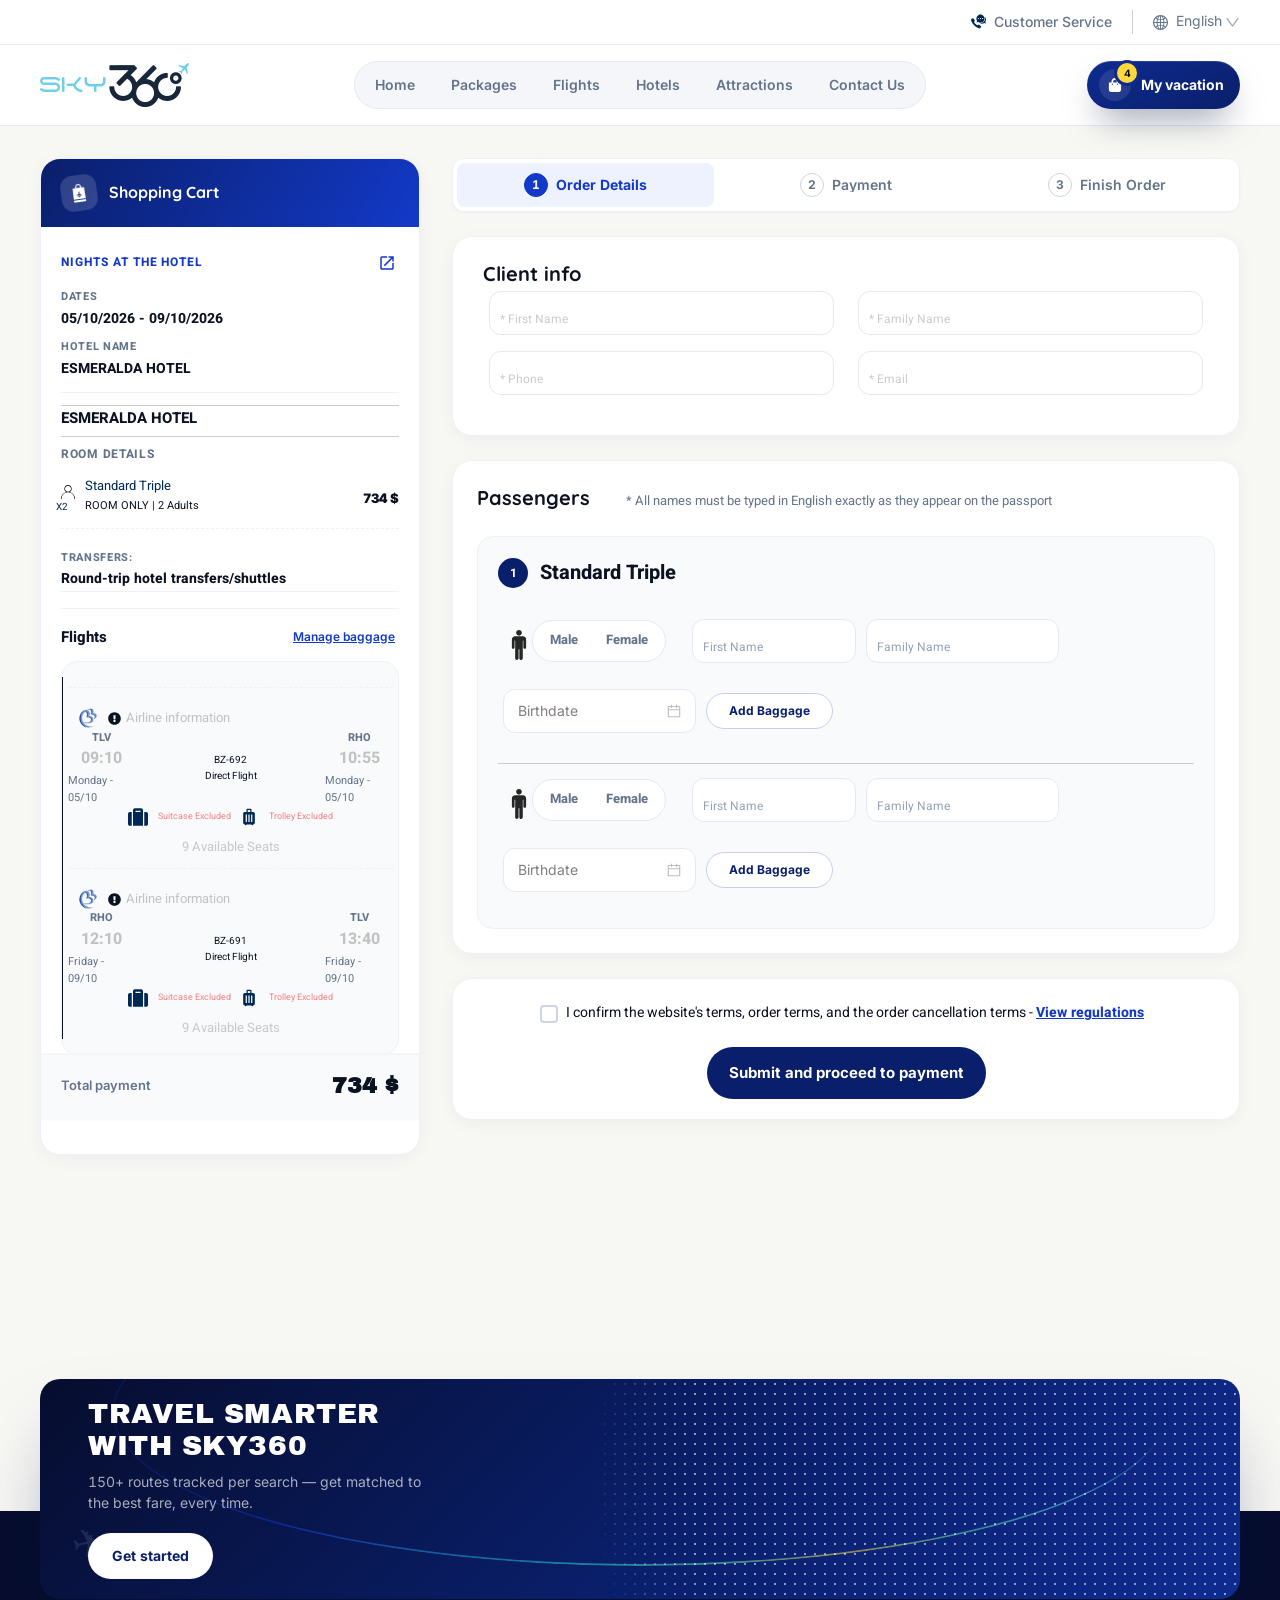
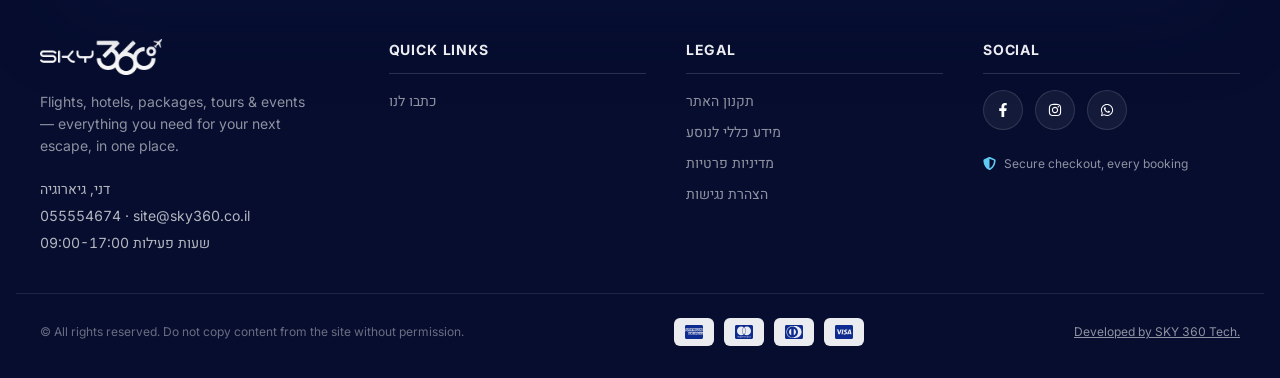
<file: checkout.html>
<!DOCTYPE html><html lang="en" translate="no" dir="ltr"><head>
    <meta charset="utf-8">
    <meta name="google" content="notranslate">
    <link rel="icon" href="https://stg-files-upload.s3.eu-central-1.amazonaws.com/uploads/8/Website/dummy_174161148667cee1debe1159.61305663.png">
    <meta name="viewport" content="width=device-width, initial-scale=1, maximum-scale=1.0">
    <meta name="theme-color" content="#000000">

    <!-- Leaflet CSS -->
    

    <!-- <link rel="stylesheet" href="//cdnjs.cloudflare.com/ajax/libs/leaflet.draw/1.0.4/leaflet.draw.css" /> -->

    <!-- Make sure you put this AFTER Leaflet's CSS -->
    <!-- <script
      src="https://unpkg.com/leaflet@1.9.4/dist/leaflet.js"
      integrity="sha256-20nQCchB9co0qIjJZRGuk2/Z9VM+kNiyxNV1lvTlZBo="
      crossorigin=""
    ></script> -->

    <!--
      manifest.json provides metadata used when your web app is installed on a
      user's mobile device or desktop. See https://developers.google.com/web/fundamentals/web-app-manifest/
    -->
    <!-- Concept typography: Inter (body, Hebrew+Latin), Archivo Black (display), Quicksand (round),
         Rubik (Hebrew display/round fallback — Archivo Black and Quicksand are Latin-only). -->
    <link rel="preconnect" href="https://fonts.googleapis.com">
    <link rel="preconnect" href="https://fonts.gstatic.com" crossorigin="">
    
    <link rel="manifest" href="/manifest.json">
    <!--
      Notice the use of  in the tags above.
      It will be replaced with the URL of the `public` folder during the build.
      Only files inside the `public` folder can be referenced from the HTML.

      Unlike "/favicon.ico" or "favicon.ico", "/favicon.ico" will
      work correctly both with client-side routing and a non-root public URL.
      Learn how to configure a non-root public URL by running `npm run build`.
    -->
  <title>Tazo Playground</title><link href="https://fonts.googleapis.com/css2?family=Inter:wght@400;500;600;700;800;900&amp;family=Archivo+Black&amp;family=Quicksand:wght@500;600;700&amp;family=Rubik:wght@500;600;700;800;900&amp;display=swap" rel="stylesheet"><link rel="stylesheet" href="/site.css?v=63443a86"><link rel="stylesheet" href="/showcase.css?v=1890e10e"></head>
  <body data-vpfsize="0" data-vplspacing="0" data-vpwspacing="0" data-vpimgalt="0" data-showcase="1"><nav id="vplugin-top-hidden-link"></nav>
    <noscript>You need to enable JavaScript to run this app.</noscript>
    <div id="root"><div class="App direction-ltr b2c-sky360 is-concept-demo" id="App" dir="ltr"><button class="bot-fab " aria-label="Chat"><svg stroke="currentColor" fill="currentColor" stroke-width="0" viewBox="0 0 512 512" height="26" width="26" xmlns="http://www.w3.org/2000/svg"><path fill="none" stroke-linecap="round" stroke-miterlimit="10" stroke-width="32" d="M431 320.6c-1-3.6 1.2-8.6 3.3-12.2a33.68 33.68 0 012.1-3.1A162 162 0 00464 215c.3-92.2-77.5-167-173.7-167-83.9 0-153.9 57.1-170.3 132.9a160.7 160.7 0 00-3.7 34.2c0 92.3 74.8 169.1 171 169.1 15.3 0 35.9-4.6 47.2-7.7s22.5-7.2 25.4-8.3a26.44 26.44 0 019.3-1.7 26 26 0 0110.1 2l56.7 20.1a13.52 13.52 0 003.9 1 8 8 0 008-8 12.85 12.85 0 00-.5-2.7z"></path><path fill="none" stroke-linecap="round" stroke-miterlimit="10" stroke-width="32" d="M66.46 232a146.23 146.23 0 006.39 152.67c2.31 3.49 3.61 6.19 3.21 8s-11.93 61.87-11.93 61.87a8 8 0 002.71 7.68A8.17 8.17 0 0072 464a7.26 7.26 0 002.91-.6l56.21-22a15.7 15.7 0 0112 .2c18.94 7.38 39.88 12 60.83 12A159.21 159.21 0 00284 432.11"></path></svg></button><div class="app-wrapper "><div id="Header_dup-layout-wrapper" class="Header_dup"><div class="EDIT-LAYOUT  ONLY-EDIT  "><header class="header-nav " id="header"><div class="header-wrapper"><div class="header-set-3"><div class="header-links header-links-set-3 header-set-3__utility"><div class="customer-support trigger-button"><svg xmlns="http://www.w3.org/2000/svg" width="20px" height="20px" viewBox="0 0 168 156" version="1.1"><g id="#00cbffff"><path fill="var(--primary-color)" opacity="1.00" d=" M 85.98 4.98 C 96.75 -0.27 109.61 -1.07 120.91 2.94 C 133.95 7.35 144.65 18.07 149.12 31.08 C 153.22 42.61 152.38 55.80 146.82 66.71 C 141.27 77.92 130.90 86.61 118.88 90.09 C 105.83 93.99 91.10 91.70 79.92 83.88 C 73.40 86.48 66.87 89.04 60.38 91.71 C 63.09 85.22 65.62 78.66 68.24 72.13 C 59.84 60.33 57.88 44.38 62.78 30.79 C 66.75 19.59 75.26 10.11 85.98 4.98 M 79.16 40.25 C 74.81 41.99 73.94 48.53 77.79 51.27 C 81.48 54.59 87.96 51.83 88.39 46.97 C 89.18 42.18 83.50 37.91 79.16 40.25 M 103.24 40.24 C 98.89 41.94 97.95 48.49 101.80 51.24 C 105.49 54.61 112.02 51.84 112.44 46.95 C 113.20 42.18 107.57 37.93 103.24 40.24 M 127.17 40.29 C 122.91 42.04 122.04 48.49 125.82 51.22 C 129.49 54.62 136.02 51.85 136.48 46.99 C 137.29 42.16 131.51 37.85 127.17 40.29 Z"></path><path fill="var(--primary-color)" opacity="1.00" d=" M 151.56 21.65 C 160.85 28.95 166.64 40.26 168.00 51.92 L 168.00 62.36 C 166.91 69.70 164.31 76.81 160.08 82.93 C 162.93 89.04 164.68 95.66 168.00 101.52 L 168.00 101.89 C 161.34 100.08 155.08 97.07 148.69 94.53 C 140.49 99.81 130.86 103.06 121.04 102.59 C 115.06 102.62 109.39 100.61 103.67 99.17 C 103.59 98.69 103.53 98.21 103.48 97.74 C 125.08 99.88 146.51 85.37 154.23 65.34 C 159.78 51.35 159.05 34.79 151.56 21.65 Z"></path><path fill="var(--primary-color)" opacity="1.00" d=" M 9.69 46.76 C 12.76 44.37 15.73 40.96 19.97 41.05 C 23.08 40.92 26.06 42.58 27.79 45.13 C 32.12 51.21 36.43 57.31 40.71 63.43 C 42.81 66.32 43.24 70.35 41.48 73.51 C 39.36 77.48 37.03 81.33 34.70 85.17 C 44.61 98.70 56.67 110.60 70.07 120.65 C 74.45 118.30 78.55 115.41 83.09 113.38 C 86.91 111.71 90.94 113.69 93.95 116.04 C 99.42 119.95 104.95 123.76 110.39 127.70 C 114.30 130.31 115.67 136.07 113.00 140.03 C 110.22 144.14 106.83 147.82 103.42 151.42 C 101.32 153.73 98.53 156.30 95.12 155.47 C 73.31 150.80 54.06 138.08 38.00 122.99 C 20.39 105.95 5.34 84.92 0.00 60.65 L 0.00 56.95 C 2.28 52.78 6.25 49.92 9.69 46.76 Z"></path></g></svg>Customer Service</div><div class="site-lang  "><span role="img" aria-label="global" class="anticon anticon-global language-selector-globe"><svg viewBox="64 64 896 896" focusable="false" data-icon="global" width="1em" height="1em" fill="currentColor" aria-hidden="true"><path d="M854.4 800.9c.2-.3.5-.6.7-.9C920.6 722.1 960 621.7 960 512s-39.4-210.1-104.8-288c-.2-.3-.5-.5-.7-.8-1.1-1.3-2.1-2.5-3.2-3.7-.4-.5-.8-.9-1.2-1.4l-4.1-4.7-.1-.1c-1.5-1.7-3.1-3.4-4.6-5.1l-.1-.1c-3.2-3.4-6.4-6.8-9.7-10.1l-.1-.1-4.8-4.8-.3-.3c-1.5-1.5-3-2.9-4.5-4.3-.5-.5-1-1-1.6-1.5-1-1-2-1.9-3-2.8-.3-.3-.7-.6-1-1C736.4 109.2 629.5 64 512 64s-224.4 45.2-304.3 119.2c-.3.3-.7.6-1 1-1 .9-2 1.9-3 2.9-.5.5-1 1-1.6 1.5-1.5 1.4-3 2.9-4.5 4.3l-.3.3-4.8 4.8-.1.1c-3.3 3.3-6.5 6.7-9.7 10.1l-.1.1c-1.6 1.7-3.1 3.4-4.6 5.1l-.1.1c-1.4 1.5-2.8 3.1-4.1 4.7-.4.5-.8.9-1.2 1.4-1.1 1.2-2.1 2.5-3.2 3.7-.2.3-.5.5-.7.8C103.4 301.9 64 402.3 64 512s39.4 210.1 104.8 288c.2.3.5.6.7.9l3.1 3.7c.4.5.8.9 1.2 1.4l4.1 4.7c0 .1.1.1.1.2 1.5 1.7 3 3.4 4.6 5l.1.1c3.2 3.4 6.4 6.8 9.6 10.1l.1.1c1.6 1.6 3.1 3.2 4.7 4.7l.3.3c3.3 3.3 6.7 6.5 10.1 9.6 80.1 74 187 119.2 304.5 119.2s224.4-45.2 304.3-119.2a300 300 0 0010-9.6l.3-.3c1.6-1.6 3.2-3.1 4.7-4.7l.1-.1c3.3-3.3 6.5-6.7 9.6-10.1l.1-.1c1.5-1.7 3.1-3.3 4.6-5 0-.1.1-.1.1-.2 1.4-1.5 2.8-3.1 4.1-4.7.4-.5.8-.9 1.2-1.4a99 99 0 003.3-3.7zm4.1-142.6c-13.8 32.6-32 62.8-54.2 90.2a444.07 444.07 0 00-81.5-55.9c11.6-46.9 18.8-98.4 20.7-152.6H887c-3 40.9-12.6 80.6-28.5 118.3zM887 484H743.5c-1.9-54.2-9.1-105.7-20.7-152.6 29.3-15.6 56.6-34.4 81.5-55.9A373.86 373.86 0 01887 484zM658.3 165.5c39.7 16.8 75.8 40 107.6 69.2a394.72 394.72 0 01-59.4 41.8c-15.7-45-35.8-84.1-59.2-115.4 3.7 1.4 7.4 2.9 11 4.4zm-90.6 700.6c-9.2 7.2-18.4 12.7-27.7 16.4V697a389.1 389.1 0 01115.7 26.2c-8.3 24.6-17.9 47.3-29 67.8-17.4 32.4-37.8 58.3-59 75.1zm59-633.1c11 20.6 20.7 43.3 29 67.8A389.1 389.1 0 01540 327V141.6c9.2 3.7 18.5 9.1 27.7 16.4 21.2 16.7 41.6 42.6 59 75zM540 640.9V540h147.5c-1.6 44.2-7.1 87.1-16.3 127.8l-.3 1.2A445.02 445.02 0 00540 640.9zm0-156.9V383.1c45.8-2.8 89.8-12.5 130.9-28.1l.3 1.2c9.2 40.7 14.7 83.5 16.3 127.8H540zm-56 56v100.9c-45.8 2.8-89.8 12.5-130.9 28.1l-.3-1.2c-9.2-40.7-14.7-83.5-16.3-127.8H484zm-147.5-56c1.6-44.2 7.1-87.1 16.3-127.8l.3-1.2c41.1 15.6 85 25.3 130.9 28.1V484H336.5zM484 697v185.4c-9.2-3.7-18.5-9.1-27.7-16.4-21.2-16.7-41.7-42.7-59.1-75.1-11-20.6-20.7-43.3-29-67.8 37.2-14.6 75.9-23.3 115.8-26.1zm0-370a389.1 389.1 0 01-115.7-26.2c8.3-24.6 17.9-47.3 29-67.8 17.4-32.4 37.8-58.4 59.1-75.1 9.2-7.2 18.4-12.7 27.7-16.4V327zM365.7 165.5c3.7-1.5 7.3-3 11-4.4-23.4 31.3-43.5 70.4-59.2 115.4-21-12-40.9-26-59.4-41.8 31.8-29.2 67.9-52.4 107.6-69.2zM165.5 365.7c13.8-32.6 32-62.8 54.2-90.2 24.9 21.5 52.2 40.3 81.5 55.9-11.6 46.9-18.8 98.4-20.7 152.6H137c3-40.9 12.6-80.6 28.5-118.3zM137 540h143.5c1.9 54.2 9.1 105.7 20.7 152.6a444.07 444.07 0 00-81.5 55.9A373.86 373.86 0 01137 540zm228.7 318.5c-39.7-16.8-75.8-40-107.6-69.2 18.5-15.8 38.4-29.7 59.4-41.8 15.7 45 35.8 84.1 59.2 115.4-3.7-1.4-7.4-2.9-11-4.4zm292.6 0c-3.7 1.5-7.3 3-11 4.4 23.4-31.3 43.5-70.4 59.2-115.4 21 12 40.9 26 59.4 41.8a373.81 373.81 0 01-107.6 69.2z"></path></svg></span><div class="ant-select ant-select-borderless language-selector  ant-select-single ant-select-show-arrow"><div class="ant-select-selector"><span class="ant-select-selection-search"><input type="search" autocomplete="off" class="ant-select-selection-search-input" role="combobox" aria-expanded="false" aria-haspopup="listbox" aria-owns="rc_select_4_list" aria-autocomplete="list" aria-controls="rc_select_4_list" aria-activedescendant="rc_select_4_list_0" readonly="" unselectable="on" value="" id="rc_select_4" style="opacity: 0;"></span><span class="ant-select-selection-item" title="English">English</span></div><span class="ant-select-arrow" unselectable="on" aria-hidden="true" style="user-select: none;"><span role="img" aria-label="down" class="anticon anticon-down ant-select-suffix"><svg viewBox="64 64 896 896" focusable="false" data-icon="down" width="1em" height="1em" fill="currentColor" aria-hidden="true"><path d="M884 256h-75c-5.1 0-9.9 2.5-12.9 6.6L512 654.2 227.9 262.6c-3-4.1-7.8-6.6-12.9-6.6h-75c-6.5 0-10.3 7.4-6.5 12.7l352.6 486.1c12.8 17.6 39 17.6 51.7 0l352.6-486.1c3.9-5.3.1-12.7-6.4-12.7z"></path></svg></span></span></div></div></div><div class="header-links header-links-set-3 header-set-3__main"><div class="header-set-3__brand"><a class="bold logo" href="/"><img src="/assets/images/sky360/sky360-logo.png" alt="logo"></a></div><nav class="header-set-3__nav" aria-label="main"><a class="false false" href="/checkout">Home</a><a class="false false" href="/checkout">Packages</a><a class="false false" href="/checkout">Flights</a><a class="false false" href="/checkout">Hotels</a><a class="false false" href="/checkout">Attractions</a><a class="false false" href="/checkout">Contact Us</a></nav><div class="header-set-3__account"><button type="button" id="obs-cart-trigger" class="concept-cart-trigger" aria-label="My vacation · 4 items" aria-expanded="false"><span class="concept-cart-trigger__icon"><svg stroke="currentColor" fill="currentColor" stroke-width="0" viewBox="0 0 448 512" aria-hidden="true" height="1em" width="1em" xmlns="http://www.w3.org/2000/svg"><path d="M352 160v-32C352 57.42 294.579 0 224 0 153.42 0 96 57.42 96 128v32H0v272c0 44.183 35.817 80 80 80h288c44.183 0 80-35.817 80-80V160h-96zm-192-32c0-35.29 28.71-64 64-64s64 28.71 64 64v32H160v-32zm160 120c-13.255 0-24-10.745-24-24s10.745-24 24-24 24 10.745 24 24-10.745 24-24 24zm-192 0c-13.255 0-24-10.745-24-24s10.745-24 24-24 24 10.745 24 24-10.745 24-24 24z"></path></svg><span class="concept-cart-trigger__count">4</span></span><span class="concept-cart-trigger__label">My vacation</span></button></div></div></div></div><div class="burger-menu"><div class="menu"><svg stroke="currentColor" fill="none" stroke-width="0" viewBox="0 0 24 24" cursor="pointer" height="37" width="37" xmlns="http://www.w3.org/2000/svg"><path d="M2 6C2 5.44772 2.44772 5 3 5H21C21.5523 5 22 5.44772 22 6C22 6.55228 21.5523 7 21 7H3C2.44772 7 2 6.55228 2 6Z" fill="currentColor"></path><path d="M2 12.0322C2 11.4799 2.44772 11.0322 3 11.0322H21C21.5523 11.0322 22 11.4799 22 12.0322C22 12.5845 21.5523 13.0322 21 13.0322H3C2.44772 13.0322 2 12.5845 2 12.0322Z" fill="currentColor"></path><path d="M3 17.0645C2.44772 17.0645 2 17.5122 2 18.0645C2 18.6167 2.44772 19.0645 3 19.0645H21C21.5523 19.0645 22 18.6167 22 18.0645C22 17.5122 21.5523 17.0645 21 17.0645H3Z" fill="currentColor"></path></svg><a href="/"><img src="/assets/images/sky360/sky360-logo.png"></a><span class="shopping-cart-icon-wrapper"><span class="ant-badge"><svg stroke="currentColor" fill="none" stroke-width="0" viewBox="0 0 24 24" cursor="pointer" height="37" width="37" xmlns="http://www.w3.org/2000/svg"><path fill-rule="evenodd" clip-rule="evenodd" d="M5.79166 2H1V4H4.2184L6.9872 16.6776H7V17H20V16.7519L22.1932 7.09095L22.5308 6H6.6552L6.08485 3.38852L5.79166 2ZM19.9869 8H7.092L8.62081 15H18.3978L19.9869 8Z" fill="currentColor"></path><path d="M10 22C11.1046 22 12 21.1046 12 20C12 18.8954 11.1046 18 10 18C8.89543 18 8 18.8954 8 20C8 21.1046 8.89543 22 10 22Z" fill="currentColor"></path><path d="M19 20C19 21.1046 18.1046 22 17 22C15.8954 22 15 21.1046 15 20C15 18.8954 15.8954 18 17 18C18.1046 18 19 18.8954 19 20Z" fill="currentColor"></path></svg><sup data-show="true" class="ant-scroll-number ant-badge-count ant-badge-count-sm" title="1"><span class="ant-scroll-number-only" style="transition: none;"><span class="ant-scroll-number-only-unit current">1</span></span></sup></span></span></div></div></header></div></div><div id="Checkout-wrapper"><div class="Checkout"><div id="checkout" class="checkout-wrapper"><img src="/assets/images/manageOrderAndCheckoutTopImage.png" class="background"><div class="content-wrapper"><div class="ant-row"><div id="obs-checkout-cart" class="ant-col ant-col-xs-24 ant-col-md-7"><div id="ShoppingCart" class="shopping_cart  cart-open"><div class="header false"><svg xmlns="http://www.w3.org/2000/svg" id="Capa_1" enable-background="new 0 0 512 512" height="512" viewBox="0 0 512 512" width="512" class="shopping-cart-svg"><path d="m83.191 496.616c-.104 4.043 1.431 7.958 4.254 10.854s6.697 4.53 10.742 4.53h315.627c4.045 0 7.918-1.633 10.741-4.53s4.357-6.811 4.254-10.854l-1.014-39.616h-343.59z"></path><path d="m419.215 121.685c-.208-8.132-6.86-14.616-14.995-14.616h-66.72v-25.569c0-44.939-36.561-81.5-81.5-81.5s-81.5 36.561-81.5 81.5v25.569h-66.72c-8.135 0-14.787 6.484-14.995 14.616l-7.812 305.315h342.055zm-214.715-40.185c0-28.397 23.103-51.5 51.5-51.5s51.5 23.103 51.5 51.5v25.569h-103zm122.186 245.842c-2.859 4.49-7.711 6.944-12.666 6.944-2.758 0-5.546-.759-8.044-2.35l-34.976-22.275v28.757l15.604 15.604c5.858 5.858 5.858 15.355 0 21.213-2.929 2.928-6.769 4.393-10.606 4.393-3.839 0-7.678-1.464-10.606-4.394l-9.392-9.39-9.391 9.391c-5.857 5.858-15.355 5.858-21.213 0s-5.858-15.355 0-21.213l15.604-15.604v-28.757l-34.976 22.275c-2.497 1.591-5.287 2.35-8.044 2.35-4.955 0-9.806-2.454-12.666-6.944-4.45-6.987-2.393-16.259 4.595-20.709l51.091-32.539v-46.562c0-8.284 6.716-15 15-15s15 6.716 15 15v46.562l51.091 32.539c6.987 4.45 9.045 13.721 4.595 20.709z"></path></svg><div class="cart-title" data-brand="Tazo Playground">Shopping Cart</div></div><div class="content" id="obs-cart-content"><div id="obs-cart-products-list"><div class="shopping-cart-package "><div class="product-preview-wrapper clickable "><span class="product-preview-tooltip"><span class="cart-title link">Nights at the hotel</span></span><span class="view-product-label-wrapper"><svg stroke="currentColor" fill="currentColor" stroke-width="0" viewBox="0 0 24 24" height="18" width="18" xmlns="http://www.w3.org/2000/svg"><path fill="none" d="M0 0h24v24H0V0z"></path><path d="M19 19H5V5h7V3H5a2 2 0 00-2 2v14a2 2 0 002 2h14c1.1 0 2-.9 2-2v-7h-2v7zM14 3v2h3.59l-9.83 9.83 1.41 1.41L19 6.41V10h2V3h-7z"></path></svg></span></div><div class="package-general-info"><b>Dates</b><div class="title">05/10/2026
            -
            09/10/2026</div><b>Hotel name</b><div class="title">ESMERALDA HOTEL</div></div><div class="product-top hotel-product"><div class="product-title"><div class="product-preview-wrapper without-cursor-pointer "><b>ESMERALDA HOTEL</b></div></div><div class="sub-products-title">Room details</div><div class="hotel-room-product sub-product rooms-activities"><div class="product-line"><div class="activity"><div class="occupiers"><div class="adult"><svg xmlns="http://www.w3.org/2000/svg" version="1.1" id="Capa_1" x="0px" y="0px" viewBox="0 0 448 448"><g><g><path d="M279.616,220.608c36.715-19.861,61.717-58.709,61.717-103.275C341.333,52.651,288.683,0,224,0    S106.667,52.651,106.667,117.333c0,44.565,25.003,83.413,61.717,103.275C71.723,245.44,0,333.035,0,437.333    C0,443.221,4.779,448,10.667,448s10.667-4.779,10.667-10.667c0-111.744,90.923-202.667,202.667-202.667    s202.667,90.923,202.667,202.667c0,5.888,4.779,10.667,10.667,10.667S448,443.221,448,437.333    C448,333.035,376.277,245.44,279.616,220.608z M128,117.333c0-52.928,43.072-96,96-96s96,43.072,96,96c0,52.928-43.072,96-96,96    S128,170.261,128,117.333z"></path></g></g><g></g><g></g><g></g><g></g><g></g><g></g><g></g><g></g><g></g><g></g><g></g><g></g><g></g><g></g><g></g></svg><span>X2</span></div></div><span><div class="name">Standard Triple</div><div class="small-info-group"><div class="board">ROOM ONLY | 2 Adults</div></div><div class="title"></div></span></div><div class="price-delete"><b>734&nbsp;$</b></div></div></div></div><div class="package-general-info transfers"><b>Transfers: </b><p>Round-trip hotel transfers/shuttles</p></div><b class="product-title">Flights <button id="obs-cart-manage-baggage-btn" type="button" class="ant-btn ant-btn-default btn-style-4"><span>Manage baggage</span></button></b><div><div class="flight-card-2
        is-cart-view
        flight-card-2-minimized
        
        
        "><div class="ant-row"><div class="ant-col flights-wrapper ant-col-xs-24 ant-col-md-24"><div class="dotted-border-top"></div><div class="airline-logo-with-tooltip-wrapper"><div class="amenities-tooltip"></div><div class="airline-logo-with-tooltip"><img src="/img/dd093686264c2378.png" class="logo"><div class="airline-info"><svg stroke="currentColor" fill="currentColor" stroke-width="0" viewBox="0 0 512 512" height="1em" width="1em" xmlns="http://www.w3.org/2000/svg"><path d="M504 256c0 136.997-111.043 248-248 248S8 392.997 8 256C8 119.083 119.043 8 256 8s248 111.083 248 248zm-248 50c-25.405 0-46 20.595-46 46s20.595 46 46 46 46-20.595 46-46-20.595-46-46-46zm-43.673-165.346l7.418 136c.347 6.364 5.609 11.346 11.982 11.346h48.546c6.373 0 11.635-4.982 11.982-11.346l7.418-136c.375-6.874-5.098-12.654-11.982-12.654h-63.383c-6.884 0-12.356 5.78-11.981 12.654z"></path></svg><span>Airline information</span></div></div></div><div class="flight-outline-section"><div class="ant-row ant-row-space-between ant-row-middle" style="width: 100%;"><div class="ant-col ant-col-xs-10 ant-col-md-5"><div class="time"><b>TLV</b><div class="hour">09:10</div><div class="week-day"><span>Monday - 05/10</span></div></div></div><div class="ant-col ant-col-xs-4 ant-col-md-6"><div class="airline"><div class="airline-line"><div class="airline-horizontal-line"></div><svg stroke="currentColor" fill="currentColor" stroke-width="0" viewBox="0 0 576 512" class="direction" height="35" width="35" xmlns="http://www.w3.org/2000/svg"><path d="M480 192H365.71L260.61 8.06A16.014 16.014 0 0 0 246.71 0h-65.5c-10.63 0-18.3 10.17-15.38 20.39L214.86 192H112l-43.2-57.6c-3.02-4.03-7.77-6.4-12.8-6.4H16.01C5.6 128-2.04 137.78.49 147.88L32 256 .49 364.12C-2.04 374.22 5.6 384 16.01 384H56c5.04 0 9.78-2.37 12.8-6.4L112 320h102.86l-49.03 171.6c-2.92 10.22 4.75 20.4 15.38 20.4h65.5c5.74 0 11.04-3.08 13.89-8.06L365.71 320H480c35.35 0 96-28.65 96-64s-60.65-64-96-64z"></path></svg></div><div class="flight-joint-name">BZ-692</div><div class="flight-type">Direct Flight</div><div class="logos-wrapper"></div></div></div><div class="ant-col ant-col-xs-10 ant-col-md-5"><div class="time"><b>RHO</b><div class="hour">10:55</div><div class="week-day"><span>Monday - 05/10</span></div></div></div><div class="ant-col flight-baggage-col ant-col-xs-24 ant-col-md-24"><div class="baggage"><span class="ant-badge ant-badge-status baggage-item baggage-item--suitcase is-excluded"><svg stroke="currentColor" fill="currentColor" stroke-width="0" viewBox="0 0 512 512" height="20" width="20" xmlns="http://www.w3.org/2000/svg"><path d="M128 480h256V80c0-26.5-21.5-48-48-48H176c-26.5 0-48 21.5-48 48v400zm64-384h128v32H192V96zm320 80v256c0 26.5-21.5 48-48 48h-48V128h48c26.5 0 48 21.5 48 48zM96 480H48c-26.5 0-48-21.5-48-48V176c0-26.5 21.5-48 48-48h48v352z"></path></svg><span style="color: rgb(245, 128, 135);">Suitcase Excluded</span><sup data-show="true" class="ant-scroll-number ant-badge-dot ant-badge-count-sm" style="background: rgb(245, 128, 135);"></sup></span><span class="ant-badge ant-badge-status baggage-item baggage-item--trolley is-excluded"><svg stroke="currentColor" fill="currentColor" stroke-width="0" viewBox="0 0 24 24" height="20" width="20" xmlns="http://www.w3.org/2000/svg"><path fill="none" d="M0 0h24v24H0z"></path><path d="M17 6h-2V3c0-.55-.45-1-1-1h-4c-.55 0-1 .45-1 1v3H7c-1.1 0-2 .9-2 2v11c0 1.1.9 2 2 2 0 .55.45 1 1 1s1-.45 1-1h6c0 .55.45 1 1 1s1-.45 1-1c1.1 0 2-.9 2-2V8c0-1.1-.9-2-2-2zM9.5 18H8V9h1.5v9zm3.25 0h-1.5V9h1.5v9zm.75-12h-3V3.5h3V6zM16 18h-1.5V9H16v9z"></path></svg><span style="color: rgb(245, 128, 135);">Trolley Excluded</span><sup data-show="true" class="ant-scroll-number ant-badge-dot ant-badge-count-sm" style="background: rgb(245, 128, 135);"></sup></span></div></div><div class="available-seats available-seats-9">9 Available Seats</div></div></div><div class="dotted-border-top"></div><div class="airline-logo-with-tooltip-wrapper"><div class="amenities-tooltip"></div><div class="airline-logo-with-tooltip"><img src="/img/dd093686264c2378.png" class="logo"><div class="airline-info"><svg stroke="currentColor" fill="currentColor" stroke-width="0" viewBox="0 0 512 512" height="1em" width="1em" xmlns="http://www.w3.org/2000/svg"><path d="M504 256c0 136.997-111.043 248-248 248S8 392.997 8 256C8 119.083 119.043 8 256 8s248 111.083 248 248zm-248 50c-25.405 0-46 20.595-46 46s20.595 46 46 46 46-20.595 46-46-20.595-46-46-46zm-43.673-165.346l7.418 136c.347 6.364 5.609 11.346 11.982 11.346h48.546c6.373 0 11.635-4.982 11.982-11.346l7.418-136c.375-6.874-5.098-12.654-11.982-12.654h-63.383c-6.884 0-12.356 5.78-11.981 12.654z"></path></svg><span>Airline information</span></div></div></div><div class="flight-outline-section"><div class="ant-row ant-row-space-between ant-row-middle" style="width: 100%;"><div class="ant-col ant-col-xs-10 ant-col-md-5"><div class="time"><b>RHO</b><div class="hour">12:10</div><div class="week-day"><span>Friday - 09/10</span></div></div></div><div class="ant-col ant-col-xs-4 ant-col-md-6"><div class="airline"><div class="airline-line"><div class="airline-horizontal-line"></div><svg stroke="currentColor" fill="currentColor" stroke-width="0" viewBox="0 0 576 512" class="direction" height="35" width="35" xmlns="http://www.w3.org/2000/svg"><path d="M480 192H365.71L260.61 8.06A16.014 16.014 0 0 0 246.71 0h-65.5c-10.63 0-18.3 10.17-15.38 20.39L214.86 192H112l-43.2-57.6c-3.02-4.03-7.77-6.4-12.8-6.4H16.01C5.6 128-2.04 137.78.49 147.88L32 256 .49 364.12C-2.04 374.22 5.6 384 16.01 384H56c5.04 0 9.78-2.37 12.8-6.4L112 320h102.86l-49.03 171.6c-2.92 10.22 4.75 20.4 15.38 20.4h65.5c5.74 0 11.04-3.08 13.89-8.06L365.71 320H480c35.35 0 96-28.65 96-64s-60.65-64-96-64z"></path></svg></div><div class="flight-joint-name">BZ-691</div><div class="flight-type">Direct Flight</div><div class="logos-wrapper"></div></div></div><div class="ant-col ant-col-xs-10 ant-col-md-5"><div class="time"><b>TLV</b><div class="hour">13:40</div><div class="week-day"><span>Friday - 09/10</span></div></div></div><div class="ant-col flight-baggage-col ant-col-xs-24 ant-col-md-24"><div class="baggage"><span class="ant-badge ant-badge-status baggage-item baggage-item--suitcase is-excluded"><svg stroke="currentColor" fill="currentColor" stroke-width="0" viewBox="0 0 512 512" height="20" width="20" xmlns="http://www.w3.org/2000/svg"><path d="M128 480h256V80c0-26.5-21.5-48-48-48H176c-26.5 0-48 21.5-48 48v400zm64-384h128v32H192V96zm320 80v256c0 26.5-21.5 48-48 48h-48V128h48c26.5 0 48 21.5 48 48zM96 480H48c-26.5 0-48-21.5-48-48V176c0-26.5 21.5-48 48-48h48v352z"></path></svg><span style="color: rgb(245, 128, 135);">Suitcase Excluded</span><sup data-show="true" class="ant-scroll-number ant-badge-dot ant-badge-count-sm" style="background: rgb(245, 128, 135);"></sup></span><span class="ant-badge ant-badge-status baggage-item baggage-item--trolley is-excluded"><svg stroke="currentColor" fill="currentColor" stroke-width="0" viewBox="0 0 24 24" height="20" width="20" xmlns="http://www.w3.org/2000/svg"><path fill="none" d="M0 0h24v24H0z"></path><path d="M17 6h-2V3c0-.55-.45-1-1-1h-4c-.55 0-1 .45-1 1v3H7c-1.1 0-2 .9-2 2v11c0 1.1.9 2 2 2 0 .55.45 1 1 1s1-.45 1-1h6c0 .55.45 1 1 1s1-.45 1-1c1.1 0 2-.9 2-2V8c0-1.1-.9-2-2-2zM9.5 18H8V9h1.5v9zm3.25 0h-1.5V9h1.5v9zm.75-12h-3V3.5h3V6zM16 18h-1.5V9H16v9z"></path></svg><span style="color: rgb(245, 128, 135);">Trolley Excluded</span><sup data-show="true" class="ant-scroll-number ant-badge-dot ant-badge-count-sm" style="background: rgb(245, 128, 135);"></sup></span></div></div><div class="available-seats available-seats-9">9 Available Seats</div></div></div></div></div></div></div></div></div></div><div class="footer" id="obs-cart-footer"><div class="btn-style-5"><ul class="total-cart-pricing"><li><div>Total payment&nbsp;<span class="currency-sign">$</span></div><div>734&nbsp;$</div></li></ul></div></div></div></div><div id="content" class="ant-col ant-col-xs-24 ant-col-md-16"><div class="stepper"><ul><li class="stepper-step active"><div class="btn-style-5 btn active"><span class="stepper-step-id">1</span><span>Order Details </span></div></li><li class="stepper-step not-active"><div class="btn-style-5 btn not-active"><span class="stepper-step-id">2</span><span>Payment </span></div></li><li class="stepper-step not-active"><div class="btn-style-5 btn not-active"><span class="stepper-step-id">3</span><span>Finish Order </span></div></li></ul></div><div class="step-content"><form id="order-form" class="ant-form ant-form-horizontal"><div class="spin-loader-on-top large"><div class="ant-row order-info-form"><div class="ant-col ant-col-24 personal_info-form-wrapper"><div id="obs-checkout-customer-info" class="ant-row customer-info" style="margin-left: -7.5px; margin-right: -7.5px;"><div class="ant-col ant-col-24" style="padding-left: 7.5px; padding-right: 7.5px;"><h2>Client info</h2></div><div id="obs-checkout-firstname" class="ant-col ant-col-xs-24 ant-col-md-12" style="padding-left: 7.5px; padding-right: 7.5px;"><div class="ant-form-item ant-form-item-has-success"><div class="ant-row ant-form-item-row"><div class="ant-col ant-form-item-control"><div class="ant-form-item-control-input"><div class="ant-form-item-control-input-content"><div class="input-with-moving-placeholder "><span class="placeholder"> * First Name</span><input type="text" class="ant-input ant-input-status-success" value=""></div></div></div></div></div></div></div><div id="obs-checkout-lastname" class="ant-col ant-col-xs-24 ant-col-md-12" style="padding-left: 7.5px; padding-right: 7.5px;"><div class="ant-form-item ant-form-item-has-success"><div class="ant-row ant-form-item-row"><div class="ant-col ant-form-item-control"><div class="ant-form-item-control-input"><div class="ant-form-item-control-input-content"><div class="input-with-moving-placeholder "><span class="placeholder"> * Family Name</span><input type="text" class="ant-input ant-input-status-success" value=""></div></div></div></div></div></div></div><div id="obs-checkout-phone" class="ant-col ant-col-xs-24 ant-col-md-12" style="padding-left: 7.5px; padding-right: 7.5px;"><div class="ant-form-item ant-form-item-has-success"><div class="ant-row ant-form-item-row"><div class="ant-col ant-form-item-control"><div class="ant-form-item-control-input"><div class="ant-form-item-control-input-content"><div class="input-with-moving-placeholder "><span class="placeholder"> * Phone</span><input type="text" class="ant-input ant-input-status-success" value=""></div></div></div></div></div></div></div><div id="obs-checkout-email" class="ant-col ant-col-xs-24 ant-col-md-12" style="padding-left: 7.5px; padding-right: 7.5px;"><div class="ant-form-item ant-form-item-has-success"><div class="ant-row ant-form-item-row"><div class="ant-col ant-form-item-control"><div class="ant-form-item-control-input"><div class="ant-form-item-control-input-content"><div class="input-with-moving-placeholder "><span class="placeholder"> * Email</span><input type="text" class="ant-input ant-input-status-success" value=""></div></div></div></div></div></div></div></div><div id="obs-checkout-guest-info" class="ant-row guests-info-rooms"><div class="ant-col ant-col-24 title"><span>Passengers</span><span>* All names must be typed in English exactly as they appear on the passport</span></div><div class="ant-col ant-col-24"><div><div><div class="room-guests"><div class="title"><div class="room-index-circle">1</div><p>Standard Triple</p></div><div class="ant-row personal_info" style="margin-left: -5px; margin-right: -5px; row-gap: 10px;"><div class="ant-col" style="padding-left: 5px; padding-right: 5px;"><svg stroke="currentColor" fill="currentColor" stroke-width="0" viewBox="0 0 512 512" height="32" width="32" xmlns="http://www.w3.org/2000/svg"><path d="M255.7 106.6h-.2c-25 0-45.5-20.3-45.5-45.3 0-25 20.4-45.3 45.5-45.3S301 36.3 301 61.3c0 12.1-4.7 23.5-13.3 32-8.5 8.6-19.9 13.3-32 13.3zM221.2 496c-14.4 0-27-10.5-27-30.4l1-277.6h-10v105c0 9.3-3 15.1-6.4 18.3-4.3 4.1-9.1 6.4-15.2 6.4-6.2 0-10.9-2.3-15.2-6.4-3.4-3.2-6.4-8.9-6.4-18.3V171.4c0-13.8 4.4-27.8 13.8-38.4 10.4-11.6 23.6-18 39-18h122.3c15.4 0 28.6 6.4 39 18.1 9.4 10.6 13.8 24.5 13.8 38.3V293c0 7.3-1.7 13.8-6.6 18.3-4.4 4-9.3 6.2-15.5 6.2s-11.1-2.2-15.5-6.2c-4.9-4.5-6.6-11-6.6-18.3V188h-9v277.6c0 19.7-13.4 30.4-27.8 30.4-13.4 0-26.3-9.3-27.4-29.8V325h-12v140.9c-.7 19.7-13.8 30.1-28.3 30.1z"></path></svg></div><div class="ant-col g-gender ant-col-xs-20 ant-col-md-5" style="padding-left: 5px; padding-right: 5px;"><div class="ant-form-item ant-form-item-has-success"><div class="ant-row ant-form-item-row"><div class="ant-col ant-form-item-control"><div class="ant-form-item-control-input"><div class="ant-form-item-control-input-content"><div class="ant-radio-group ant-radio-group-solid" id="gender-0"><label class="ant-radio-button-wrapper ant-radio-button-wrapper-in-form-item"><span class="ant-radio-button"><input type="radio" class="ant-radio-button-input" value="male"><span class="ant-radio-button-inner"></span></span><span>Male</span></label><label class="ant-radio-button-wrapper ant-radio-button-wrapper-in-form-item"><span class="ant-radio-button"><input type="radio" class="ant-radio-button-input" value="female"><span class="ant-radio-button-inner"></span></span><span>Female</span></label></div></div></div></div></div></div></div><div class="ant-col g-first-name ant-col-xs-24 ant-col-md-6" style="padding-left: 5px; padding-right: 5px;"><div class="ant-form-item ant-form-item-has-success"><div class="ant-row ant-form-item-row"><div class="ant-col ant-form-item-control"><div class="ant-form-item-control-input"><div class="ant-form-item-control-input-content"><div class="input-with-moving-placeholder "><span class="placeholder">First Name </span><input type="text" class="ant-input ant-input-status-success" value=""></div></div></div></div></div></div></div><div class="ant-col g-last-name ant-col-xs-24 ant-col-md-7" style="padding-left: 5px; padding-right: 5px;"><div class="ant-form-item ant-form-item-has-success"><div class="ant-row ant-form-item-row"><div class="ant-col ant-form-item-control"><div class="ant-form-item-control-input"><div class="ant-form-item-control-input-content"><div class="input-with-moving-placeholder "><span class="placeholder">Family Name </span><input type="text" class="ant-input ant-input-status-success" value=""></div></div></div></div></div></div></div><div class="ant-col g-birthdate ant-col-xs-24 ant-col-md-7" style="padding-left: 5px; padding-right: 5px;"><div class="ant-form-item ant-form-item-has-success"><div class="ant-row ant-form-item-row"><div class="ant-col ant-form-item-control"><div class="ant-form-item-control-input"><div class="ant-form-item-control-input-content"><div class="input-with-moving-placeholder " id="birthdate-0"><div class="ant-picker ant-picker-status-success"><div class="ant-picker-input"><input readonly="" placeholder="Birthdate" title="" size="12" autocomplete="off" value=""><span class="ant-picker-suffix"><span role="img" aria-label="calendar" class="anticon anticon-calendar"><svg viewBox="64 64 896 896" focusable="false" data-icon="calendar" width="1em" height="1em" fill="currentColor" aria-hidden="true"><path d="M880 184H712v-64c0-4.4-3.6-8-8-8h-56c-4.4 0-8 3.6-8 8v64H384v-64c0-4.4-3.6-8-8-8h-56c-4.4 0-8 3.6-8 8v64H144c-17.7 0-32 14.3-32 32v664c0 17.7 14.3 32 32 32h736c17.7 0 32-14.3 32-32V216c0-17.7-14.3-32-32-32zm-40 656H184V460h656v380zM184 392V256h128v48c0 4.4 3.6 8 8 8h56c4.4 0 8-3.6 8-8v-48h256v48c0 4.4 3.6 8 8 8h56c4.4 0 8-3.6 8-8v-48h128v136H184z"></path></svg></span></span></div></div></div></div></div></div></div></div></div><div class="ant-col g-add-baggage ant-col-xs-12 ant-col-md-5" style="padding-left: 5px; padding-right: 5px;"><div class="ant-form-item"><div class="ant-row ant-form-item-row"><div class="ant-col ant-form-item-control"><div class="ant-form-item-control-input"><div class="ant-form-item-control-input-content"><button type="button" class="ant-btn ant-btn-default btn-style-5"><span>Add Baggage</span></button></div></div></div></div></div></div></div><div class="ant-row personal_info" style="margin-left: -5px; margin-right: -5px; row-gap: 10px;"><div class="ant-col" style="padding-left: 5px; padding-right: 5px;"><svg stroke="currentColor" fill="currentColor" stroke-width="0" viewBox="0 0 512 512" height="32" width="32" xmlns="http://www.w3.org/2000/svg"><path d="M255.7 106.6h-.2c-25 0-45.5-20.3-45.5-45.3 0-25 20.4-45.3 45.5-45.3S301 36.3 301 61.3c0 12.1-4.7 23.5-13.3 32-8.5 8.6-19.9 13.3-32 13.3zM221.2 496c-14.4 0-27-10.5-27-30.4l1-277.6h-10v105c0 9.3-3 15.1-6.4 18.3-4.3 4.1-9.1 6.4-15.2 6.4-6.2 0-10.9-2.3-15.2-6.4-3.4-3.2-6.4-8.9-6.4-18.3V171.4c0-13.8 4.4-27.8 13.8-38.4 10.4-11.6 23.6-18 39-18h122.3c15.4 0 28.6 6.4 39 18.1 9.4 10.6 13.8 24.5 13.8 38.3V293c0 7.3-1.7 13.8-6.6 18.3-4.4 4-9.3 6.2-15.5 6.2s-11.1-2.2-15.5-6.2c-4.9-4.5-6.6-11-6.6-18.3V188h-9v277.6c0 19.7-13.4 30.4-27.8 30.4-13.4 0-26.3-9.3-27.4-29.8V325h-12v140.9c-.7 19.7-13.8 30.1-28.3 30.1z"></path></svg></div><div class="ant-col g-gender ant-col-xs-20 ant-col-md-5" style="padding-left: 5px; padding-right: 5px;"><div class="ant-form-item ant-form-item-has-success"><div class="ant-row ant-form-item-row"><div class="ant-col ant-form-item-control"><div class="ant-form-item-control-input"><div class="ant-form-item-control-input-content"><div class="ant-radio-group ant-radio-group-solid" id="gender-1"><label class="ant-radio-button-wrapper ant-radio-button-wrapper-in-form-item"><span class="ant-radio-button"><input type="radio" class="ant-radio-button-input" value="male"><span class="ant-radio-button-inner"></span></span><span>Male</span></label><label class="ant-radio-button-wrapper ant-radio-button-wrapper-in-form-item"><span class="ant-radio-button"><input type="radio" class="ant-radio-button-input" value="female"><span class="ant-radio-button-inner"></span></span><span>Female</span></label></div></div></div></div></div></div></div><div class="ant-col g-first-name ant-col-xs-24 ant-col-md-6" style="padding-left: 5px; padding-right: 5px;"><div class="ant-form-item ant-form-item-has-success"><div class="ant-row ant-form-item-row"><div class="ant-col ant-form-item-control"><div class="ant-form-item-control-input"><div class="ant-form-item-control-input-content"><div class="input-with-moving-placeholder "><span class="placeholder">First Name </span><input type="text" class="ant-input ant-input-status-success" value=""></div></div></div></div></div></div></div><div class="ant-col g-last-name ant-col-xs-24 ant-col-md-7" style="padding-left: 5px; padding-right: 5px;"><div class="ant-form-item ant-form-item-has-success"><div class="ant-row ant-form-item-row"><div class="ant-col ant-form-item-control"><div class="ant-form-item-control-input"><div class="ant-form-item-control-input-content"><div class="input-with-moving-placeholder "><span class="placeholder">Family Name </span><input type="text" class="ant-input ant-input-status-success" value=""></div></div></div></div></div></div></div><div class="ant-col g-birthdate ant-col-xs-24 ant-col-md-7" style="padding-left: 5px; padding-right: 5px;"><div class="ant-form-item ant-form-item-has-success"><div class="ant-row ant-form-item-row"><div class="ant-col ant-form-item-control"><div class="ant-form-item-control-input"><div class="ant-form-item-control-input-content"><div class="input-with-moving-placeholder " id="birthdate-1"><div class="ant-picker ant-picker-status-success"><div class="ant-picker-input"><input readonly="" placeholder="Birthdate" title="" size="12" autocomplete="off" value=""><span class="ant-picker-suffix"><span role="img" aria-label="calendar" class="anticon anticon-calendar"><svg viewBox="64 64 896 896" focusable="false" data-icon="calendar" width="1em" height="1em" fill="currentColor" aria-hidden="true"><path d="M880 184H712v-64c0-4.4-3.6-8-8-8h-56c-4.4 0-8 3.6-8 8v64H384v-64c0-4.4-3.6-8-8-8h-56c-4.4 0-8 3.6-8 8v64H144c-17.7 0-32 14.3-32 32v664c0 17.7 14.3 32 32 32h736c17.7 0 32-14.3 32-32V216c0-17.7-14.3-32-32-32zm-40 656H184V460h656v380zM184 392V256h128v48c0 4.4 3.6 8 8 8h56c4.4 0 8-3.6 8-8v-48h256v48c0 4.4 3.6 8 8 8h56c4.4 0 8-3.6 8-8v-48h128v136H184z"></path></svg></span></span></div></div></div></div></div></div></div></div></div><div class="ant-col g-add-baggage ant-col-xs-12 ant-col-md-5" style="padding-left: 5px; padding-right: 5px;"><div class="ant-form-item"><div class="ant-row ant-form-item-row"><div class="ant-col ant-form-item-control"><div class="ant-form-item-control-input"><div class="ant-form-item-control-input-content"><button type="button" class="ant-btn ant-btn-default btn-style-5"><span>Add Baggage</span></button></div></div></div></div></div></div></div></div></div></div></div></div><div class="ant-form-item" style="display: none;"><div class="ant-row ant-form-item-row"><div class="ant-col ant-form-item-control"><div class="ant-form-item-control-input"><div class="ant-form-item-control-input-content"><div class="ant-form-item"><div class="ant-row ant-form-item-row"><div class="ant-col ant-form-item-control"><div class="ant-form-item-control-input"><div class="ant-form-item-control-input-content"><input type="hidden" id="guestsFilledCheck" class="ant-input" value=""></div></div></div></div></div></div></div></div></div></div><div class="personal_info-submit"><div class="ant-form-item"><div class="ant-row ant-form-item-row"><div class="ant-col ant-form-item-control"><div class="ant-form-item-control-input"><div class="ant-form-item-control-input-content"><label class="ant-checkbox-wrapper ant-checkbox-wrapper-in-form-item"><span class="ant-checkbox"><input id="agreement" type="checkbox" class="ant-checkbox-input" aria-required="true" value=""><span class="ant-checkbox-inner"></span></span><span>I confirm the website's terms, order terms, and the order cancellation terms - <a target="_blank" rel="noreferrer" href="/takanon">View regulations</a> </span></label></div></div></div></div></div><div class="ant-form-item submit-wrapper"><div class="ant-row ant-form-item-row"><div class="ant-col ant-form-item-control"><div class="ant-form-item-control-input"><div class="ant-form-item-control-input-content"><button type="button" class="ant-btn ant-btn-primary btn-style-5" disabled=""><span>Submit and proceed to payment</span></button></div></div></div></div></div></div></div></div></div></form></div></div></div></div></div></div></div><div id="Footer-layout-wrapper" class="Footer"><div class="EDIT-LAYOUT  ONLY-EDIT  "><div class="concept-footer-promo content-wrapper"><div class="concept-footer-promo__card"><span class="concept-footer-promo__dots" aria-hidden="true"></span><div class="concept-footer-promo__body"><h4 class="concept-footer-promo__title">Travel smarter with Sky360</h4><p class="concept-footer-promo__text">150+ routes tracked per search — get matched to the best fare, every time.</p><a class="concept-footer-promo__cta" href="/packages">Get started</a></div><span class="concept-footer-promo__plane" aria-hidden="true">✈</span></div></div><footer class="footer" id="footer"><div class="columns-wrapper"><div class="footer_set-2"><div class="separator-top"></div><div><span class="columns content-wrapper"><div class="column column--brand"><div class="footer-brand"><img class="footer-brand__logo" src="/assets/images/sky360/sky360-logo.png" alt="Tazo Playground"></div><p class="footer-brand__tagline">Flights, hotels, packages, tours &amp; events — everything you need for your next escape, in one place.</p><div class="footer-brand__contact"><p>דני, גיארוגיה</p><p>055554674 · site@sky360.co.il</p><p>שעות פעילות 09:00-17:00</p></div></div><div class="column"><p class="column-header">Quick links</p><a class="column-link" href="/contact">כתבו לנו</a></div><div class="column"><p class="column-header">Legal</p><a class="column-link" href="/takanon">תקנון האתר</a><a class="column-link" href="/passenger-info">מידע כללי לנוסע</a><a class="column-link" href="/privacy-info">מדיניות פרטיות</a><a class="column-link" href="/accessibility-info">הצהרת נגישות</a></div><div class="column column--social"><p class="column-header">Social</p><div class="footer-socials"><a class="footer-social" href="https://www.facebook.com/page/sky360" target="_blank" rel="noreferrer" aria-label="פרגנו לנו בעוקב בפייסבוק" title="פרגנו לנו בעוקב בפייסבוק"><svg stroke="currentColor" fill="currentColor" stroke-width="0" viewBox="0 0 320 512" height="1em" width="1em" xmlns="http://www.w3.org/2000/svg"><path d="M279.14 288l14.22-92.66h-88.91v-60.13c0-25.35 12.42-50.06 52.24-50.06h40.42V6.26S260.43 0 225.36 0c-73.22 0-121.08 44.38-121.08 124.72v70.62H22.89V288h81.39v224h100.17V288z"></path></svg></a><a class="footer-social" href="https://www.facebook.com/page/sky360" target="_blank" rel="noreferrer" aria-label="פרגנו לנו בעוקב באינסטגרם" title="פרגנו לנו בעוקב באינסטגרם"><svg stroke="currentColor" fill="currentColor" stroke-width="0" viewBox="0 0 448 512" height="1em" width="1em" xmlns="http://www.w3.org/2000/svg"><path d="M224.1 141c-63.6 0-114.9 51.3-114.9 114.9s51.3 114.9 114.9 114.9S339 319.5 339 255.9 287.7 141 224.1 141zm0 189.6c-41.1 0-74.7-33.5-74.7-74.7s33.5-74.7 74.7-74.7 74.7 33.5 74.7 74.7-33.6 74.7-74.7 74.7zm146.4-194.3c0 14.9-12 26.8-26.8 26.8-14.9 0-26.8-12-26.8-26.8s12-26.8 26.8-26.8 26.8 12 26.8 26.8zm76.1 27.2c-1.7-35.9-9.9-67.7-36.2-93.9-26.2-26.2-58-34.4-93.9-36.2-37-2.1-147.9-2.1-184.9 0-35.8 1.7-67.6 9.9-93.9 36.1s-34.4 58-36.2 93.9c-2.1 37-2.1 147.9 0 184.9 1.7 35.9 9.9 67.7 36.2 93.9s58 34.4 93.9 36.2c37 2.1 147.9 2.1 184.9 0 35.9-1.7 67.7-9.9 93.9-36.2 26.2-26.2 34.4-58 36.2-93.9 2.1-37 2.1-147.8 0-184.8zM398.8 388c-7.8 19.6-22.9 34.7-42.6 42.6-29.5 11.7-99.5 9-132.1 9s-102.7 2.6-132.1-9c-19.6-7.8-34.7-22.9-42.6-42.6-11.7-29.5-9-99.5-9-132.1s-2.6-102.7 9-132.1c7.8-19.6 22.9-34.7 42.6-42.6 29.5-11.7 99.5-9 132.1-9s102.7-2.6 132.1 9c19.6 7.8 34.7 22.9 42.6 42.6 11.7 29.5 9 99.5 9 132.1s2.7 102.7-9 132.1z"></path></svg></a><a class="footer-social" href="https://wa.me/97255554674" target="_blank" rel="noreferrer" aria-label="Whatsapp" title="Whatsapp"><svg stroke="currentColor" fill="currentColor" stroke-width="0" viewBox="0 0 448 512" height="1em" width="1em" xmlns="http://www.w3.org/2000/svg"><path d="M380.9 97.1C339 55.1 283.2 32 223.9 32c-122.4 0-222 99.6-222 222 0 39.1 10.2 77.3 29.6 111L0 480l117.7-30.9c32.4 17.7 68.9 27 106.1 27h.1c122.3 0 224.1-99.6 224.1-222 0-59.3-25.2-115-67.1-157zm-157 341.6c-33.2 0-65.7-8.9-94-25.7l-6.7-4-69.8 18.3L72 359.2l-4.4-7c-18.5-29.4-28.2-63.3-28.2-98.2 0-101.7 82.8-184.5 184.6-184.5 49.3 0 95.6 19.2 130.4 54.1 34.8 34.9 56.2 81.2 56.1 130.5 0 101.8-84.9 184.6-186.6 184.6zm101.2-138.2c-5.5-2.8-32.8-16.2-37.9-18-5.1-1.9-8.8-2.8-12.5 2.8-3.7 5.6-14.3 18-17.6 21.8-3.2 3.7-6.5 4.2-12 1.4-32.6-16.3-54-29.1-75.5-66-5.7-9.8 5.7-9.1 16.3-30.3 1.8-3.7.9-6.9-.5-9.7-1.4-2.8-12.5-30.1-17.1-41.2-4.5-10.8-9.1-9.3-12.5-9.5-3.2-.2-6.9-.2-10.6-.2-3.7 0-9.7 1.4-14.8 6.9-5.1 5.6-19.4 19-19.4 46.3 0 27.3 19.9 53.7 22.6 57.4 2.8 3.7 39.1 59.7 94.8 83.8 35.2 15.2 49 16.5 66.6 13.9 10.7-1.6 32.8-13.4 37.4-26.4 4.6-13 4.6-24.1 3.2-26.4-1.3-2.5-5-3.9-10.5-6.6z"></path></svg></a></div><p class="footer-secure"><svg stroke="currentColor" fill="currentColor" stroke-width="0" viewBox="0 0 512 512" aria-hidden="true" height="1em" width="1em" xmlns="http://www.w3.org/2000/svg"><path d="M466.5 83.7l-192-80a48.15 48.15 0 0 0-36.9 0l-192 80C27.7 91.1 16 108.6 16 128c0 198.5 114.5 335.7 221.5 380.3 11.8 4.9 25.1 4.9 36.9 0C360.1 472.6 496 349.3 496 128c0-19.4-11.7-36.9-29.5-44.3zM256.1 446.3l-.1-381 175.9 73.3c-3.3 151.4-82.1 261.1-175.8 307.7z"></path></svg> Secure checkout, every booking</p></div></span></div><div class="separator-bottom"></div></div></div><div class="footer-terms content-wrapper"><p class="footer-terms__copy">© All rights reserved. Do not copy content from the site without permission.</p><div class="payments" aria-label="The purchase on the site is secure." title="The purchase on the site is secure."><span class="payment-chip"><svg stroke="currentColor" fill="currentColor" stroke-width="0" viewBox="0 0 576 512" aria-hidden="true" height="1em" width="1em" xmlns="http://www.w3.org/2000/svg"><path d="M325.1 167.8c0-16.4-14.1-18.4-27.4-18.4l-39.1-.3v69.3H275v-25.1h18c18.4 0 14.5 10.3 14.8 25.1h16.6v-13.5c0-9.2-1.5-15.1-11-18.4 7.4-3 11.8-10.7 11.7-18.7zm-29.4 11.3H275v-15.3h21c5.1 0 10.7 1 10.7 7.4 0 6.6-5.3 7.9-11 7.9zM279 268.6h-52.7l-21 22.8-20.5-22.8h-66.5l-.1 69.3h65.4l21.3-23 20.4 23h32.2l.1-23.3c18.9 0 49.3 4.6 49.3-23.3 0-17.3-12.3-22.7-27.9-22.7zm-103.8 54.7h-40.6v-13.8h36.3v-14.1h-36.3v-12.5h41.7l17.9 20.2zm65.8 8.2l-25.3-28.1L241 276zm37.8-31h-21.2v-17.6h21.5c5.6 0 10.2 2.3 10.2 8.4 0 6.4-4.6 9.2-10.5 9.2zm-31.6-136.7v-14.6h-55.5v69.3h55.5v-14.3h-38.9v-13.8h37.8v-14.1h-37.8v-12.5zM576 255.4h-.2zm-194.6 31.9c0-16.4-14.1-18.7-27.1-18.7h-39.4l-.1 69.3h16.6l.1-25.3h17.6c11 0 14.8 2 14.8 13.8l-.1 11.5h16.6l.1-13.8c0-8.9-1.8-15.1-11-18.4 7.7-3.1 11.8-10.8 11.9-18.4zm-29.2 11.2h-20.7v-15.6h21c5.1 0 10.7 1 10.7 7.4 0 6.9-5.4 8.2-11 8.2zm-172.8-80v-69.3h-27.6l-19.7 47-21.7-47H83.3v65.7l-28.1-65.7H30.7L1 218.5h17.9l6.4-15.3h34.5l6.4 15.3H100v-54.2l24 54.2h14.6l24-54.2v54.2zM31.2 188.8l11.2-27.6 11.5 27.6zm477.4 158.9v-4.5c-10.8 5.6-3.9 4.5-156.7 4.5 0-25.2.1-23.9 0-25.2-1.7-.1-3.2-.1-9.4-.1 0 17.9-.1 6.8-.1 25.3h-39.6c0-12.1.1-15.3.1-29.2-10 6-22.8 6.4-34.3 6.2 0 14.7-.1 8.3-.1 23h-48.9c-5.1-5.7-2.7-3.1-15.4-17.4-3.2 3.5-12.8 13.9-16.1 17.4h-82v-92.3h83.1c5 5.6 2.8 3.1 15.5 17.2 3.2-3.5 12.2-13.4 15.7-17.2h58c9.8 0 18 1.9 24.3 5.6v-5.6c54.3 0 64.3-1.4 75.7 5.1v-5.1h78.2v5.2c11.4-6.9 19.6-5.2 64.9-5.2v5c10.3-5.9 16.6-5.2 54.3-5V80c0-26.5-21.5-48-48-48h-480c-26.5 0-48 21.5-48 48v109.8c9.4-21.9 19.7-46 23.1-53.9h39.7c4.3 10.1 1.6 3.7 9 21.1v-21.1h46c2.9 6.2 11.1 24 13.9 30 5.8-13.6 10.1-23.9 12.6-30h103c0-.1 11.5 0 11.6 0 43.7.2 53.6-.8 64.4 5.3v-5.3H363v9.3c7.6-6.1 17.9-9.3 30.7-9.3h27.6c0 .5 1.9.3 2.3.3H456c4.2 9.8 2.6 6 8.8 20.6v-20.6h43.3c4.9 8-1-1.8 11.2 18.4v-18.4h39.9v92h-41.6c-5.4-9-1.4-2.2-13.2-21.9v21.9h-52.8c-6.4-14.8-.1-.3-6.6-15.3h-19c-4.2 10-2.2 5.2-6.4 15.3h-26.8c-12.3 0-22.3-3-29.7-8.9v8.9h-66.5c-.3-13.9-.1-24.8-.1-24.8-1.8-.3-3.4-.2-9.8-.2v25.1H151.2v-11.4c-2.5 5.6-2.7 5.9-5.1 11.4h-29.5c-4-8.9-2.9-6.4-5.1-11.4v11.4H58.6c-4.2-10.1-2.2-5.3-6.4-15.3H33c-4.2 10-2.2 5.2-6.4 15.3H0V432c0 26.5 21.5 48 48 48h480.1c26.5 0 48-21.5 48-48v-90.4c-12.7 8.3-32.7 6.1-67.5 6.1zm36.3-64.5H575v-14.6h-32.9c-12.8 0-23.8 6.6-23.8 20.7 0 33 42.7 12.8 42.7 27.4 0 5.1-4.3 6.4-8.4 6.4h-32l-.1 14.8h32c8.4 0 17.6-1.8 22.5-8.9v-25.8c-10.5-13.8-39.3-1.3-39.3-13.5 0-5.8 4.6-6.5 9.2-6.5zm-57 39.8h-32.2l-.1 14.8h32.2c14.8 0 26.2-5.6 26.2-22 0-33.2-42.9-11.2-42.9-26.3 0-5.6 4.9-6.4 9.2-6.4h30.4v-14.6h-33.2c-12.8 0-23.5 6.6-23.5 20.7 0 33 42.7 12.5 42.7 27.4-.1 5.4-4.7 6.4-8.8 6.4zm-42.2-40.1v-14.3h-55.2l-.1 69.3h55.2l.1-14.3-38.6-.3v-13.8H445v-14.1h-37.8v-12.5zm-56.3-108.1c-.3.2-1.4 2.2-1.4 7.6 0 6 .9 7.7 1.1 7.9.2.1 1.1.5 3.4.5l7.3-16.9c-1.1 0-2.1-.1-3.1-.1-5.6 0-7 .7-7.3 1zm20.4-10.5h-.1zm-16.2-15.2c-23.5 0-34 12-34 35.3 0 22.2 10.2 34 33 34h19.2l6.4-15.3h34.3l6.6 15.3h33.7v-51.9l31.2 51.9h23.6v-69h-16.9v48.1l-29.1-48.1h-25.3v65.4l-27.9-65.4h-24.8l-23.5 54.5h-7.4c-13.3 0-16.1-8.1-16.1-19.9 0-23.8 15.7-20 33.1-19.7v-15.2zm42.1 12.1l11.2 27.6h-22.8zm-101.1-12v69.3h16.9v-69.3z"></path></svg></span><span class="payment-chip"><svg stroke="currentColor" fill="currentColor" stroke-width="0" viewBox="0 0 576 512" aria-hidden="true" height="1em" width="1em" xmlns="http://www.w3.org/2000/svg"><path d="M482.9 410.3c0 6.8-4.6 11.7-11.2 11.7-6.8 0-11.2-5.2-11.2-11.7 0-6.5 4.4-11.7 11.2-11.7 6.6 0 11.2 5.2 11.2 11.7zm-310.8-11.7c-7.1 0-11.2 5.2-11.2 11.7 0 6.5 4.1 11.7 11.2 11.7 6.5 0 10.9-4.9 10.9-11.7-.1-6.5-4.4-11.7-10.9-11.7zm117.5-.3c-5.4 0-8.7 3.5-9.5 8.7h19.1c-.9-5.7-4.4-8.7-9.6-8.7zm107.8.3c-6.8 0-10.9 5.2-10.9 11.7 0 6.5 4.1 11.7 10.9 11.7 6.8 0 11.2-4.9 11.2-11.7 0-6.5-4.4-11.7-11.2-11.7zm105.9 26.1c0 .3.3.5.3 1.1 0 .3-.3.5-.3 1.1-.3.3-.3.5-.5.8-.3.3-.5.5-1.1.5-.3.3-.5.3-1.1.3-.3 0-.5 0-1.1-.3-.3 0-.5-.3-.8-.5-.3-.3-.5-.5-.5-.8-.3-.5-.3-.8-.3-1.1 0-.5 0-.8.3-1.1 0-.5.3-.8.5-1.1.3-.3.5-.3.8-.5.5-.3.8-.3 1.1-.3.5 0 .8 0 1.1.3.5.3.8.3 1.1.5s.2.6.5 1.1zm-2.2 1.4c.5 0 .5-.3.8-.3.3-.3.3-.5.3-.8 0-.3 0-.5-.3-.8-.3 0-.5-.3-1.1-.3h-1.6v3.5h.8V426h.3l1.1 1.4h.8l-1.1-1.3zM576 81v352c0 26.5-21.5 48-48 48H48c-26.5 0-48-21.5-48-48V81c0-26.5 21.5-48 48-48h480c26.5 0 48 21.5 48 48zM64 220.6c0 76.5 62.1 138.5 138.5 138.5 27.2 0 53.9-8.2 76.5-23.1-72.9-59.3-72.4-171.2 0-230.5-22.6-15-49.3-23.1-76.5-23.1-76.4-.1-138.5 62-138.5 138.2zm224 108.8c70.5-55 70.2-162.2 0-217.5-70.2 55.3-70.5 162.6 0 217.5zm-142.3 76.3c0-8.7-5.7-14.4-14.7-14.7-4.6 0-9.5 1.4-12.8 6.5-2.4-4.1-6.5-6.5-12.2-6.5-3.8 0-7.6 1.4-10.6 5.4V392h-8.2v36.7h8.2c0-18.9-2.5-30.2 9-30.2 10.2 0 8.2 10.2 8.2 30.2h7.9c0-18.3-2.5-30.2 9-30.2 10.2 0 8.2 10 8.2 30.2h8.2v-23zm44.9-13.7h-7.9v4.4c-2.7-3.3-6.5-5.4-11.7-5.4-10.3 0-18.2 8.2-18.2 19.3 0 11.2 7.9 19.3 18.2 19.3 5.2 0 9-1.9 11.7-5.4v4.6h7.9V392zm40.5 25.6c0-15-22.9-8.2-22.9-15.2 0-5.7 11.9-4.8 18.5-1.1l3.3-6.5c-9.4-6.1-30.2-6-30.2 8.2 0 14.3 22.9 8.3 22.9 15 0 6.3-13.5 5.8-20.7.8l-3.5 6.3c11.2 7.6 32.6 6 32.6-7.5zm35.4 9.3l-2.2-6.8c-3.8 2.1-12.2 4.4-12.2-4.1v-16.6h13.1V392h-13.1v-11.2h-8.2V392h-7.6v7.3h7.6V416c0 17.6 17.3 14.4 22.6 10.9zm13.3-13.4h27.5c0-16.2-7.4-22.6-17.4-22.6-10.6 0-18.2 7.9-18.2 19.3 0 20.5 22.6 23.9 33.8 14.2l-3.8-6c-7.8 6.4-19.6 5.8-21.9-4.9zm59.1-21.5c-4.6-2-11.6-1.8-15.2 4.4V392h-8.2v36.7h8.2V408c0-11.6 9.5-10.1 12.8-8.4l2.4-7.6zm10.6 18.3c0-11.4 11.6-15.1 20.7-8.4l3.8-6.5c-11.6-9.1-32.7-4.1-32.7 15 0 19.8 22.4 23.8 32.7 15l-3.8-6.5c-9.2 6.5-20.7 2.6-20.7-8.6zm66.7-18.3H408v4.4c-8.3-11-29.9-4.8-29.9 13.9 0 19.2 22.4 24.7 29.9 13.9v4.6h8.2V392zm33.7 0c-2.4-1.2-11-2.9-15.2 4.4V392h-7.9v36.7h7.9V408c0-11 9-10.3 12.8-8.4l2.4-7.6zm40.3-14.9h-7.9v19.3c-8.2-10.9-29.9-5.1-29.9 13.9 0 19.4 22.5 24.6 29.9 13.9v4.6h7.9v-51.7zm7.6-75.1v4.6h.8V302h1.9v-.8h-4.6v.8h1.9zm6.6 123.8c0-.5 0-1.1-.3-1.6-.3-.3-.5-.8-.8-1.1-.3-.3-.8-.5-1.1-.8-.5 0-1.1-.3-1.6-.3-.3 0-.8.3-1.4.3-.5.3-.8.5-1.1.8-.5.3-.8.8-.8 1.1-.3.5-.3 1.1-.3 1.6 0 .3 0 .8.3 1.4 0 .3.3.8.8 1.1.3.3.5.5 1.1.8.5.3 1.1.3 1.4.3.5 0 1.1 0 1.6-.3.3-.3.8-.5 1.1-.8.3-.3.5-.8.8-1.1.3-.6.3-1.1.3-1.4zm3.2-124.7h-1.4l-1.6 3.5-1.6-3.5h-1.4v5.4h.8v-4.1l1.6 3.5h1.1l1.4-3.5v4.1h1.1v-5.4zm4.4-80.5c0-76.2-62.1-138.3-138.5-138.3-27.2 0-53.9 8.2-76.5 23.1 72.1 59.3 73.2 171.5 0 230.5 22.6 15 49.5 23.1 76.5 23.1 76.4.1 138.5-61.9 138.5-138.4z"></path></svg></span><span class="payment-chip"><svg stroke="currentColor" fill="currentColor" stroke-width="0" viewBox="0 0 576 512" aria-hidden="true" height="1em" width="1em" xmlns="http://www.w3.org/2000/svg"><path d="M239.7 79.9c-96.9 0-175.8 78.6-175.8 175.8 0 96.9 78.9 175.8 175.8 175.8 97.2 0 175.8-78.9 175.8-175.8 0-97.2-78.6-175.8-175.8-175.8zm-39.9 279.6c-41.7-15.9-71.4-56.4-71.4-103.8s29.7-87.9 71.4-104.1v207.9zm79.8.3V151.6c41.7 16.2 71.4 56.7 71.4 104.1s-29.7 87.9-71.4 104.1zM528 32H48C21.5 32 0 53.5 0 80v352c0 26.5 21.5 48 48 48h480c26.5 0 48-21.5 48-48V80c0-26.5-21.5-48-48-48zM329.7 448h-90.3c-106.2 0-193.8-85.5-193.8-190.2C45.6 143.2 133.2 64 239.4 64h90.3c105 0 200.7 79.2 200.7 193.8 0 104.7-95.7 190.2-200.7 190.2z"></path></svg></span><span class="payment-chip"><svg stroke="currentColor" fill="currentColor" stroke-width="0" viewBox="0 0 576 512" aria-hidden="true" height="1em" width="1em" xmlns="http://www.w3.org/2000/svg"><path d="M470.1 231.3s7.6 37.2 9.3 45H446c3.3-8.9 16-43.5 16-43.5-.2.3 3.3-9.1 5.3-14.9l2.8 13.4zM576 80v352c0 26.5-21.5 48-48 48H48c-26.5 0-48-21.5-48-48V80c0-26.5 21.5-48 48-48h480c26.5 0 48 21.5 48 48zM152.5 331.2L215.7 176h-42.5l-39.3 106-4.3-21.5-14-71.4c-2.3-9.9-9.4-12.7-18.2-13.1H32.7l-.7 3.1c15.8 4 29.9 9.8 42.2 17.1l35.8 135h42.5zm94.4.2L272.1 176h-40.2l-25.1 155.4h40.1zm139.9-50.8c.2-17.7-10.6-31.2-33.7-42.3-14.1-7.1-22.7-11.9-22.7-19.2.2-6.6 7.3-13.4 23.1-13.4 13.1-.3 22.7 2.8 29.9 5.9l3.6 1.7 5.5-33.6c-7.9-3.1-20.5-6.6-36-6.6-39.7 0-67.6 21.2-67.8 51.4-.3 22.3 20 34.7 35.2 42.2 15.5 7.6 20.8 12.6 20.8 19.3-.2 10.4-12.6 15.2-24.1 15.2-16 0-24.6-2.5-37.7-8.3l-5.3-2.5-5.6 34.9c9.4 4.3 26.8 8.1 44.8 8.3 42.2.1 69.7-20.8 70-53zM528 331.4L495.6 176h-31.1c-9.6 0-16.9 2.8-21 12.9l-59.7 142.5H426s6.9-19.2 8.4-23.3H486c1.2 5.5 4.8 23.3 4.8 23.3H528z"></path></svg></span></div><p class="footer-terms__dev"><a rel="noreferrer" href="https://www.sky360.co.il" target="_blank">Developed by SKY 360 Tech.</a></p></div></footer></div></div><div id="Footer_dup-layout-wrapper" class="Footer_dup"><div class="EDIT-LAYOUT  ONLY-EDIT  "></div></div></div></div></div>
  

<div id="vplugin-toolbar-status" class="vp-sr-only" role="status" aria-live="polite" aria-atomic="true"></div><div><div class="ant-notification ant-notification-bottomRight" style="right: 0px; top: auto; bottom: 24px;"><div><div class="ant-notification-notice ant-notification-fade-leave ant-notification-fade-leave-active ant-notification-fade shopping-cart-notification ant-notification-notice-success ant-notification-notice-closable"><div class="ant-notification-notice-content"><div class="ant-notification-notice-with-icon" role="alert"><span role="img" aria-label="check-circle" class="anticon anticon-check-circle ant-notification-notice-icon ant-notification-notice-icon-success"><svg viewBox="64 64 896 896" focusable="false" data-icon="check-circle" width="1em" height="1em" fill="currentColor" aria-hidden="true"><path d="M699 353h-46.9c-10.2 0-19.9 4.9-25.9 13.3L469 584.3l-71.2-98.8c-6-8.3-15.6-13.3-25.9-13.3H325c-6.5 0-10.3 7.4-6.5 12.7l124.6 172.8a31.8 31.8 0 0051.7 0l210.6-292c3.9-5.3.1-12.7-6.4-12.7z"></path><path d="M512 64C264.6 64 64 264.6 64 512s200.6 448 448 448 448-200.6 448-448S759.4 64 512 64zm0 820c-205.4 0-372-166.6-372-372s166.6-372 372-372 372 166.6 372 372-166.6 372-372 372z"></path></svg></span><div class="ant-notification-notice-message"><span class="ant-notification-notice-message-single-line-auto-margin"></span>Shopping Cart Updated Successfully</div><div class="ant-notification-notice-description"></div></div></div><a tabindex="0" class="ant-notification-notice-close"><span class="ant-notification-notice-close-x"><span role="img" aria-label="close" class="anticon anticon-close ant-notification-notice-close-icon"><svg viewBox="64 64 896 896" focusable="false" data-icon="close" width="1em" height="1em" fill="currentColor" aria-hidden="true"><path d="M563.8 512l262.5-312.9c4.4-5.2.7-13.1-6.1-13.1h-79.8c-4.7 0-9.2 2.1-12.3 5.7L511.6 449.8 295.1 191.7c-3-3.6-7.5-5.7-12.3-5.7H203c-6.8 0-10.5 7.9-6.1 13.1L459.4 512 196.9 824.9A7.95 7.95 0 00203 838h79.8c4.7 0 9.2-2.1 12.3-5.7l216.5-258.1 216.5 258.1c3 3.6 7.5 5.7 12.3 5.7h79.8c6.8 0 10.5-7.9 6.1-13.1L563.8 512z"></path></svg></span></span></a></div></div></div></div><script src="/showcase.js?v=81eeda60" defer=""></script></body></html>
</file>
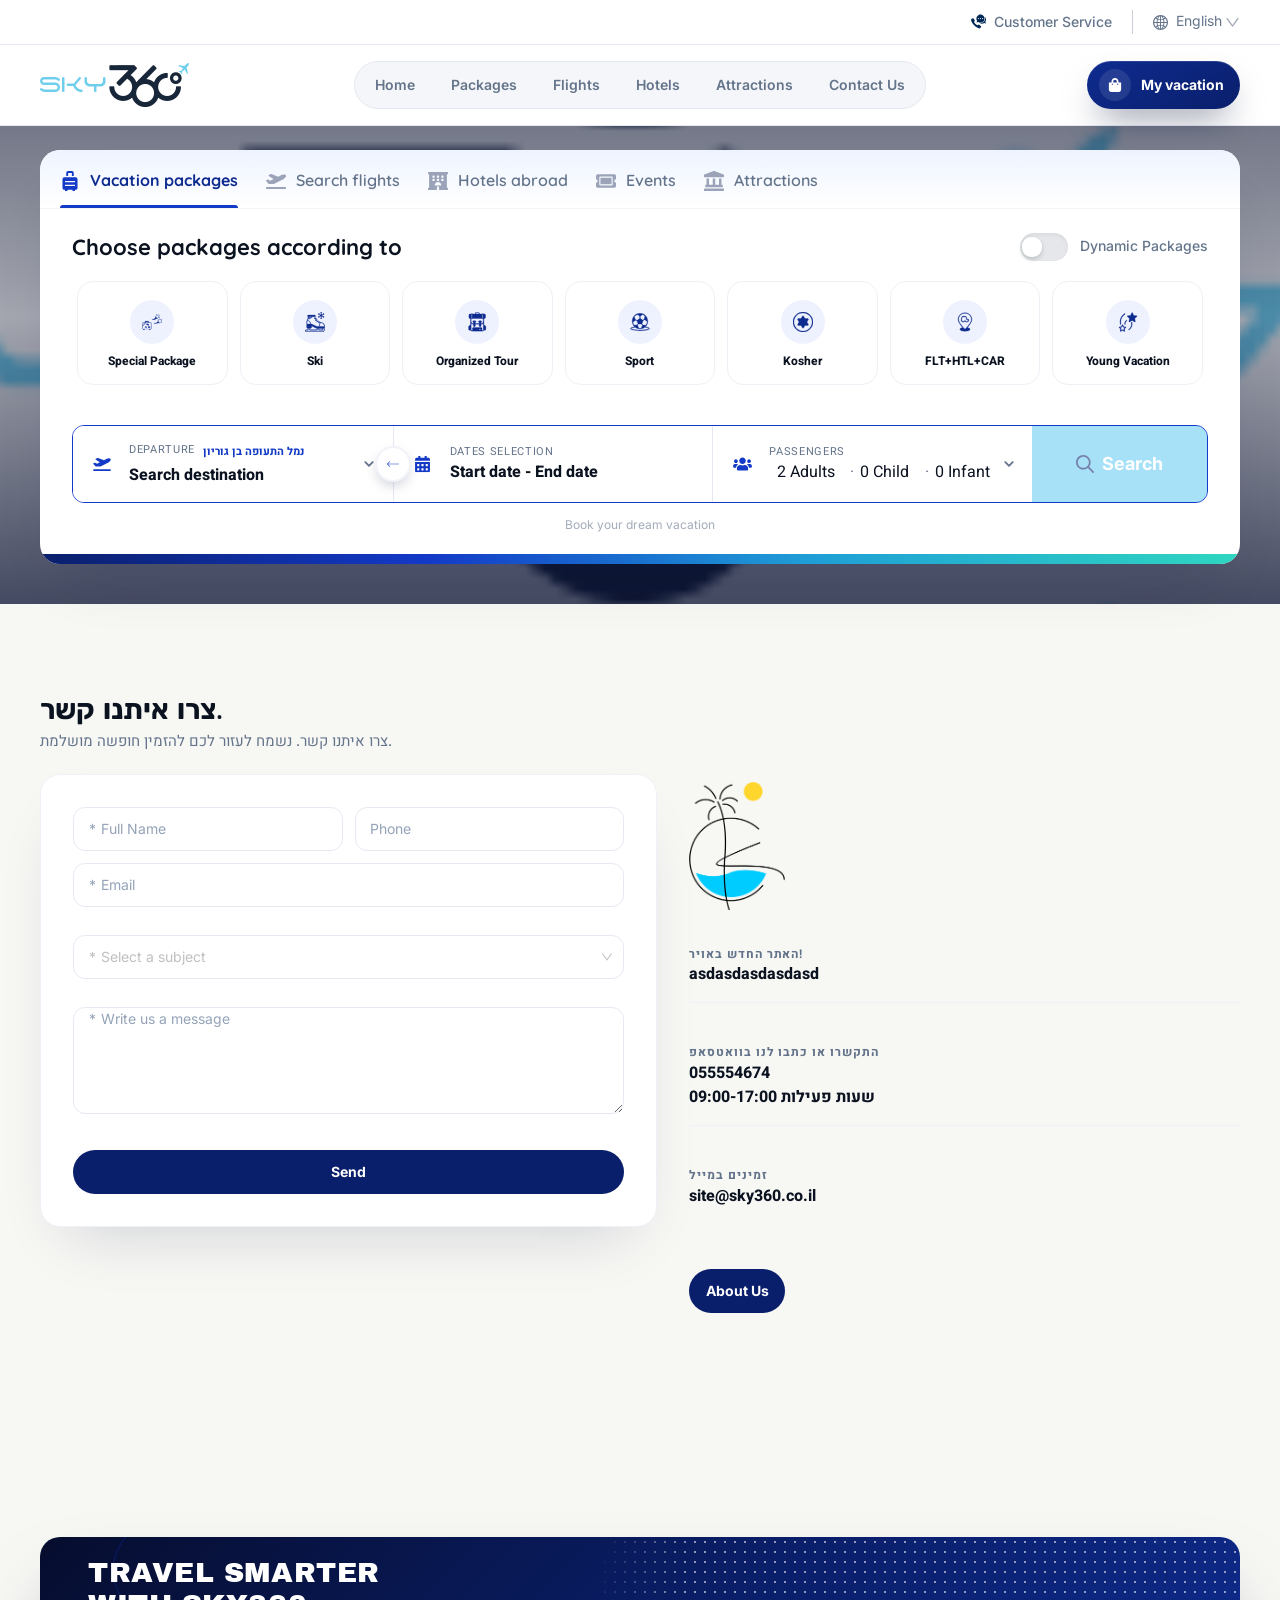
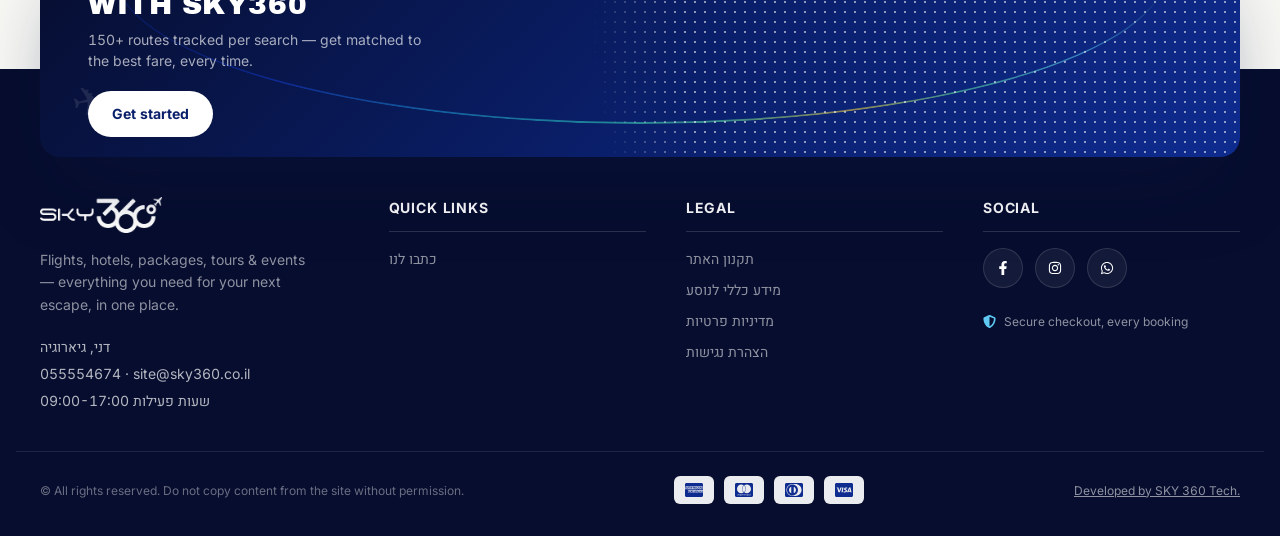
<file: contact.html>
<!DOCTYPE html>
<html lang="en" translate="no" dir="ltr"><head>
    <meta charset="utf-8">
    <meta name="google" content="notranslate">
    <link rel="icon" href="https://stg-files-upload.s3.eu-central-1.amazonaws.com/uploads/8/Website/dummy_174161148667cee1debe1159.61305663.png">
    <meta name="viewport" content="width=device-width, initial-scale=1, maximum-scale=1.0">
    <meta name="theme-color" content="#000000">

    <!-- Leaflet CSS -->
    

    <!-- <link rel="stylesheet" href="//cdnjs.cloudflare.com/ajax/libs/leaflet.draw/1.0.4/leaflet.draw.css" /> -->

    <!-- Make sure you put this AFTER Leaflet's CSS -->
    <!-- <script
      src="https://unpkg.com/leaflet@1.9.4/dist/leaflet.js"
      integrity="sha256-20nQCchB9co0qIjJZRGuk2/Z9VM+kNiyxNV1lvTlZBo="
      crossorigin=""
    ></script> -->

    <!--
      manifest.json provides metadata used when your web app is installed on a
      user's mobile device or desktop. See https://developers.google.com/web/fundamentals/web-app-manifest/
    -->
    <!-- Concept typography: Inter (body, Hebrew+Latin), Archivo Black (display), Quicksand (round),
         Rubik (Hebrew display/round fallback — Archivo Black and Quicksand are Latin-only). -->
    <link rel="preconnect" href="https://fonts.googleapis.com">
    <link rel="preconnect" href="https://fonts.gstatic.com" crossorigin="">
    <link href="https://fonts.googleapis.com/css2?family=Inter:wght@400;500;600;700;800;900&amp;family=Archivo+Black&amp;family=Quicksand:wght@500;600;700&amp;family=Rubik:wght@500;600;700;800;900&amp;display=swap" rel="stylesheet">
    <link rel="manifest" href="/manifest.json">
    <!--
      Notice the use of  in the tags above.
      It will be replaced with the URL of the `public` folder during the build.
      Only files inside the `public` folder can be referenced from the HTML.

      Unlike "/favicon.ico" or "favicon.ico", "/favicon.ico" will
      work correctly both with client-side routing and a non-root public URL.
      Learn how to configure a non-root public URL by running `npm run build`.
    -->
  <title>Tazo Playground</title><link rel="stylesheet" href="/site.css?v=63443a86">
<link rel="stylesheet" href="/showcase.css?v=1890e10e">
</head>
  <body data-showcase="1" data-vpfsize="0" data-vplspacing="0" data-vpwspacing="0" data-vpimgalt="0"><nav id="vplugin-top-hidden-link"></nav>
    
    <div id="root"><div class="App direction-ltr b2c-sky360 is-concept-demo" id="App" dir="ltr"><div id="ShoppingCart" class="shopping_cart  concept-cart-drawer"><div class="header header-closed"><svg xmlns="http://www.w3.org/2000/svg" id="Capa_1" enable-background="new 0 0 512 512" height="512" viewBox="0 0 512 512" width="512" class="shopping-cart-svg"><path d="m83.191 496.616c-.104 4.043 1.431 7.958 4.254 10.854s6.697 4.53 10.742 4.53h315.627c4.045 0 7.918-1.633 10.741-4.53s4.357-6.811 4.254-10.854l-1.014-39.616h-343.59z"></path><path d="m419.215 121.685c-.208-8.132-6.86-14.616-14.995-14.616h-66.72v-25.569c0-44.939-36.561-81.5-81.5-81.5s-81.5 36.561-81.5 81.5v25.569h-66.72c-8.135 0-14.787 6.484-14.995 14.616l-7.812 305.315h342.055zm-214.715-40.185c0-28.397 23.103-51.5 51.5-51.5s51.5 23.103 51.5 51.5v25.569h-103zm122.186 245.842c-2.859 4.49-7.711 6.944-12.666 6.944-2.758 0-5.546-.759-8.044-2.35l-34.976-22.275v28.757l15.604 15.604c5.858 5.858 5.858 15.355 0 21.213-2.929 2.928-6.769 4.393-10.606 4.393-3.839 0-7.678-1.464-10.606-4.394l-9.392-9.39-9.391 9.391c-5.857 5.858-15.355 5.858-21.213 0s-5.858-15.355 0-21.213l15.604-15.604v-28.757l-34.976 22.275c-2.497 1.591-5.287 2.35-8.044 2.35-4.955 0-9.806-2.454-12.666-6.944-4.45-6.987-2.393-16.259 4.595-20.709l51.091-32.539v-46.562c0-8.284 6.716-15 15-15s15 6.716 15 15v46.562l51.091 32.539c6.987 4.45 9.045 13.721 4.595 20.709z"></path></svg><div>My vacation</div></div></div><button class="bot-fab " aria-label="Chat"><svg stroke="currentColor" fill="currentColor" stroke-width="0" viewBox="0 0 512 512" height="26" width="26" xmlns="http://www.w3.org/2000/svg"><path fill="none" stroke-linecap="round" stroke-miterlimit="10" stroke-width="32" d="M431 320.6c-1-3.6 1.2-8.6 3.3-12.2a33.68 33.68 0 012.1-3.1A162 162 0 00464 215c.3-92.2-77.5-167-173.7-167-83.9 0-153.9 57.1-170.3 132.9a160.7 160.7 0 00-3.7 34.2c0 92.3 74.8 169.1 171 169.1 15.3 0 35.9-4.6 47.2-7.7s22.5-7.2 25.4-8.3a26.44 26.44 0 019.3-1.7 26 26 0 0110.1 2l56.7 20.1a13.52 13.52 0 003.9 1 8 8 0 008-8 12.85 12.85 0 00-.5-2.7z"></path><path fill="none" stroke-linecap="round" stroke-miterlimit="10" stroke-width="32" d="M66.46 232a146.23 146.23 0 006.39 152.67c2.31 3.49 3.61 6.19 3.21 8s-11.93 61.87-11.93 61.87a8 8 0 002.71 7.68A8.17 8.17 0 0072 464a7.26 7.26 0 002.91-.6l56.21-22a15.7 15.7 0 0112 .2c18.94 7.38 39.88 12 60.83 12A159.21 159.21 0 00284 432.11"></path></svg></button><div class="app-wrapper "><div id="Header_dup-layout-wrapper" class="Header_dup"><div class="EDIT-LAYOUT  ONLY-EDIT  "><header class="header-nav " id="header"><div class="header-wrapper"><div class="header-set-3"><div class="header-links header-links-set-3 header-set-3__utility"><div class="customer-support trigger-button"><svg xmlns="http://www.w3.org/2000/svg" width="20px" height="20px" viewBox="0 0 168 156" version="1.1"><g id="#00cbffff"><path fill="var(--primary-color)" opacity="1.00" d=" M 85.98 4.98 C 96.75 -0.27 109.61 -1.07 120.91 2.94 C 133.95 7.35 144.65 18.07 149.12 31.08 C 153.22 42.61 152.38 55.80 146.82 66.71 C 141.27 77.92 130.90 86.61 118.88 90.09 C 105.83 93.99 91.10 91.70 79.92 83.88 C 73.40 86.48 66.87 89.04 60.38 91.71 C 63.09 85.22 65.62 78.66 68.24 72.13 C 59.84 60.33 57.88 44.38 62.78 30.79 C 66.75 19.59 75.26 10.11 85.98 4.98 M 79.16 40.25 C 74.81 41.99 73.94 48.53 77.79 51.27 C 81.48 54.59 87.96 51.83 88.39 46.97 C 89.18 42.18 83.50 37.91 79.16 40.25 M 103.24 40.24 C 98.89 41.94 97.95 48.49 101.80 51.24 C 105.49 54.61 112.02 51.84 112.44 46.95 C 113.20 42.18 107.57 37.93 103.24 40.24 M 127.17 40.29 C 122.91 42.04 122.04 48.49 125.82 51.22 C 129.49 54.62 136.02 51.85 136.48 46.99 C 137.29 42.16 131.51 37.85 127.17 40.29 Z"></path><path fill="var(--primary-color)" opacity="1.00" d=" M 151.56 21.65 C 160.85 28.95 166.64 40.26 168.00 51.92 L 168.00 62.36 C 166.91 69.70 164.31 76.81 160.08 82.93 C 162.93 89.04 164.68 95.66 168.00 101.52 L 168.00 101.89 C 161.34 100.08 155.08 97.07 148.69 94.53 C 140.49 99.81 130.86 103.06 121.04 102.59 C 115.06 102.62 109.39 100.61 103.67 99.17 C 103.59 98.69 103.53 98.21 103.48 97.74 C 125.08 99.88 146.51 85.37 154.23 65.34 C 159.78 51.35 159.05 34.79 151.56 21.65 Z"></path><path fill="var(--primary-color)" opacity="1.00" d=" M 9.69 46.76 C 12.76 44.37 15.73 40.96 19.97 41.05 C 23.08 40.92 26.06 42.58 27.79 45.13 C 32.12 51.21 36.43 57.31 40.71 63.43 C 42.81 66.32 43.24 70.35 41.48 73.51 C 39.36 77.48 37.03 81.33 34.70 85.17 C 44.61 98.70 56.67 110.60 70.07 120.65 C 74.45 118.30 78.55 115.41 83.09 113.38 C 86.91 111.71 90.94 113.69 93.95 116.04 C 99.42 119.95 104.95 123.76 110.39 127.70 C 114.30 130.31 115.67 136.07 113.00 140.03 C 110.22 144.14 106.83 147.82 103.42 151.42 C 101.32 153.73 98.53 156.30 95.12 155.47 C 73.31 150.80 54.06 138.08 38.00 122.99 C 20.39 105.95 5.34 84.92 0.00 60.65 L 0.00 56.95 C 2.28 52.78 6.25 49.92 9.69 46.76 Z"></path></g></svg>Customer Service</div><div class="site-lang  "><span role="img" aria-label="global" class="anticon anticon-global language-selector-globe"><svg viewBox="64 64 896 896" focusable="false" data-icon="global" width="1em" height="1em" fill="currentColor" aria-hidden="true"><path d="M854.4 800.9c.2-.3.5-.6.7-.9C920.6 722.1 960 621.7 960 512s-39.4-210.1-104.8-288c-.2-.3-.5-.5-.7-.8-1.1-1.3-2.1-2.5-3.2-3.7-.4-.5-.8-.9-1.2-1.4l-4.1-4.7-.1-.1c-1.5-1.7-3.1-3.4-4.6-5.1l-.1-.1c-3.2-3.4-6.4-6.8-9.7-10.1l-.1-.1-4.8-4.8-.3-.3c-1.5-1.5-3-2.9-4.5-4.3-.5-.5-1-1-1.6-1.5-1-1-2-1.9-3-2.8-.3-.3-.7-.6-1-1C736.4 109.2 629.5 64 512 64s-224.4 45.2-304.3 119.2c-.3.3-.7.6-1 1-1 .9-2 1.9-3 2.9-.5.5-1 1-1.6 1.5-1.5 1.4-3 2.9-4.5 4.3l-.3.3-4.8 4.8-.1.1c-3.3 3.3-6.5 6.7-9.7 10.1l-.1.1c-1.6 1.7-3.1 3.4-4.6 5.1l-.1.1c-1.4 1.5-2.8 3.1-4.1 4.7-.4.5-.8.9-1.2 1.4-1.1 1.2-2.1 2.5-3.2 3.7-.2.3-.5.5-.7.8C103.4 301.9 64 402.3 64 512s39.4 210.1 104.8 288c.2.3.5.6.7.9l3.1 3.7c.4.5.8.9 1.2 1.4l4.1 4.7c0 .1.1.1.1.2 1.5 1.7 3 3.4 4.6 5l.1.1c3.2 3.4 6.4 6.8 9.6 10.1l.1.1c1.6 1.6 3.1 3.2 4.7 4.7l.3.3c3.3 3.3 6.7 6.5 10.1 9.6 80.1 74 187 119.2 304.5 119.2s224.4-45.2 304.3-119.2a300 300 0 0010-9.6l.3-.3c1.6-1.6 3.2-3.1 4.7-4.7l.1-.1c3.3-3.3 6.5-6.7 9.6-10.1l.1-.1c1.5-1.7 3.1-3.3 4.6-5 0-.1.1-.1.1-.2 1.4-1.5 2.8-3.1 4.1-4.7.4-.5.8-.9 1.2-1.4a99 99 0 003.3-3.7zm4.1-142.6c-13.8 32.6-32 62.8-54.2 90.2a444.07 444.07 0 00-81.5-55.9c11.6-46.9 18.8-98.4 20.7-152.6H887c-3 40.9-12.6 80.6-28.5 118.3zM887 484H743.5c-1.9-54.2-9.1-105.7-20.7-152.6 29.3-15.6 56.6-34.4 81.5-55.9A373.86 373.86 0 01887 484zM658.3 165.5c39.7 16.8 75.8 40 107.6 69.2a394.72 394.72 0 01-59.4 41.8c-15.7-45-35.8-84.1-59.2-115.4 3.7 1.4 7.4 2.9 11 4.4zm-90.6 700.6c-9.2 7.2-18.4 12.7-27.7 16.4V697a389.1 389.1 0 01115.7 26.2c-8.3 24.6-17.9 47.3-29 67.8-17.4 32.4-37.8 58.3-59 75.1zm59-633.1c11 20.6 20.7 43.3 29 67.8A389.1 389.1 0 01540 327V141.6c9.2 3.7 18.5 9.1 27.7 16.4 21.2 16.7 41.6 42.6 59 75zM540 640.9V540h147.5c-1.6 44.2-7.1 87.1-16.3 127.8l-.3 1.2A445.02 445.02 0 00540 640.9zm0-156.9V383.1c45.8-2.8 89.8-12.5 130.9-28.1l.3 1.2c9.2 40.7 14.7 83.5 16.3 127.8H540zm-56 56v100.9c-45.8 2.8-89.8 12.5-130.9 28.1l-.3-1.2c-9.2-40.7-14.7-83.5-16.3-127.8H484zm-147.5-56c1.6-44.2 7.1-87.1 16.3-127.8l.3-1.2c41.1 15.6 85 25.3 130.9 28.1V484H336.5zM484 697v185.4c-9.2-3.7-18.5-9.1-27.7-16.4-21.2-16.7-41.7-42.7-59.1-75.1-11-20.6-20.7-43.3-29-67.8 37.2-14.6 75.9-23.3 115.8-26.1zm0-370a389.1 389.1 0 01-115.7-26.2c8.3-24.6 17.9-47.3 29-67.8 17.4-32.4 37.8-58.4 59.1-75.1 9.2-7.2 18.4-12.7 27.7-16.4V327zM365.7 165.5c3.7-1.5 7.3-3 11-4.4-23.4 31.3-43.5 70.4-59.2 115.4-21-12-40.9-26-59.4-41.8 31.8-29.2 67.9-52.4 107.6-69.2zM165.5 365.7c13.8-32.6 32-62.8 54.2-90.2 24.9 21.5 52.2 40.3 81.5 55.9-11.6 46.9-18.8 98.4-20.7 152.6H137c3-40.9 12.6-80.6 28.5-118.3zM137 540h143.5c1.9 54.2 9.1 105.7 20.7 152.6a444.07 444.07 0 00-81.5 55.9A373.86 373.86 0 01137 540zm228.7 318.5c-39.7-16.8-75.8-40-107.6-69.2 18.5-15.8 38.4-29.7 59.4-41.8 15.7 45 35.8 84.1 59.2 115.4-3.7-1.4-7.4-2.9-11-4.4zm292.6 0c-3.7 1.5-7.3 3-11 4.4 23.4-31.3 43.5-70.4 59.2-115.4 21 12 40.9 26 59.4 41.8a373.81 373.81 0 01-107.6 69.2z"></path></svg></span><div class="ant-select ant-select-borderless language-selector  ant-select-single ant-select-show-arrow"><div class="ant-select-selector"><span class="ant-select-selection-search"><input type="search" autocomplete="off" class="ant-select-selection-search-input" role="combobox" aria-expanded="false" aria-haspopup="listbox" aria-owns="rc_select_0_list" aria-autocomplete="list" aria-controls="rc_select_0_list" aria-activedescendant="rc_select_0_list_0" readonly="" unselectable="on" value="" id="rc_select_0" style="opacity: 0;"></span><span class="ant-select-selection-item" title="English">English</span></div><span class="ant-select-arrow" unselectable="on" aria-hidden="true" style="user-select: none;"><span role="img" aria-label="down" class="anticon anticon-down ant-select-suffix"><svg viewBox="64 64 896 896" focusable="false" data-icon="down" width="1em" height="1em" fill="currentColor" aria-hidden="true"><path d="M884 256h-75c-5.1 0-9.9 2.5-12.9 6.6L512 654.2 227.9 262.6c-3-4.1-7.8-6.6-12.9-6.6h-75c-6.5 0-10.3 7.4-6.5 12.7l352.6 486.1c12.8 17.6 39 17.6 51.7 0l352.6-486.1c3.9-5.3.1-12.7-6.4-12.7z"></path></svg></span></span></div></div></div><div class="header-links header-links-set-3 header-set-3__main"><div class="header-set-3__brand"><a class="bold logo" href="index.html"><img src="/assets/images/sky360/sky360-logo.png" alt="logo"></a></div><nav class="header-set-3__nav" aria-label="main"><a class="false false" href="contact.html">Home</a><a class="false false" href="contact.html">Packages</a><a class="false false" href="contact.html">Flights</a><a class="false false" href="contact.html">Hotels</a><a class="false false" href="contact.html">Attractions</a><a class="false false" href="contact.html">Contact Us</a></nav><div class="header-set-3__account"><button type="button" id="obs-cart-trigger" class="concept-cart-trigger" aria-label="My vacation" aria-expanded="false"><span class="concept-cart-trigger__icon"><svg stroke="currentColor" fill="currentColor" stroke-width="0" viewBox="0 0 448 512" aria-hidden="true" height="1em" width="1em" xmlns="http://www.w3.org/2000/svg"><path d="M352 160v-32C352 57.42 294.579 0 224 0 153.42 0 96 57.42 96 128v32H0v272c0 44.183 35.817 80 80 80h288c44.183 0 80-35.817 80-80V160h-96zm-192-32c0-35.29 28.71-64 64-64s64 28.71 64 64v32H160v-32zm160 120c-13.255 0-24-10.745-24-24s10.745-24 24-24 24 10.745 24 24-10.745 24-24 24zm-192 0c-13.255 0-24-10.745-24-24s10.745-24 24-24 24 10.745 24 24-10.745 24-24 24z"></path></svg></span><span class="concept-cart-trigger__label">My vacation</span></button></div></div></div></div><div class="burger-menu"><div class="menu"><svg stroke="currentColor" fill="none" stroke-width="0" viewBox="0 0 24 24" cursor="pointer" height="37" width="37" xmlns="http://www.w3.org/2000/svg"><path d="M2 6C2 5.44772 2.44772 5 3 5H21C21.5523 5 22 5.44772 22 6C22 6.55228 21.5523 7 21 7H3C2.44772 7 2 6.55228 2 6Z" fill="currentColor"></path><path d="M2 12.0322C2 11.4799 2.44772 11.0322 3 11.0322H21C21.5523 11.0322 22 11.4799 22 12.0322C22 12.5845 21.5523 13.0322 21 13.0322H3C2.44772 13.0322 2 12.5845 2 12.0322Z" fill="currentColor"></path><path d="M3 17.0645C2.44772 17.0645 2 17.5122 2 18.0645C2 18.6167 2.44772 19.0645 3 19.0645H21C21.5523 19.0645 22 18.6167 22 18.0645C22 17.5122 21.5523 17.0645 21 17.0645H3Z" fill="currentColor"></path></svg><a href="index.html"><img src="/assets/images/sky360/sky360-logo.png"></a><span class="shopping-cart-icon-wrapper"><span class="ant-badge"><svg stroke="currentColor" fill="none" stroke-width="0" viewBox="0 0 24 24" cursor="pointer" height="37" width="37" xmlns="http://www.w3.org/2000/svg"><path fill-rule="evenodd" clip-rule="evenodd" d="M5.79166 2H1V4H4.2184L6.9872 16.6776H7V17H20V16.7519L22.1932 7.09095L22.5308 6H6.6552L6.08485 3.38852L5.79166 2ZM19.9869 8H7.092L8.62081 15H18.3978L19.9869 8Z" fill="currentColor"></path><path d="M10 22C11.1046 22 12 21.1046 12 20C12 18.8954 11.1046 18 10 18C8.89543 18 8 18.8954 8 20C8 21.1046 8.89543 22 10 22Z" fill="currentColor"></path><path d="M19 20C19 21.1046 18.1046 22 17 22C15.8954 22 15 21.1046 15 20C15 18.8954 15.8954 18 17 18C18.1046 18 19 18.8954 19 20Z" fill="currentColor"></path></svg></span></span></div></div></header></div></div><div id="SwitchDatePicker-wrapper"><div class="ProductFilterMainPage"><div class="switch-date-picker-wrapper " style="background-image: url(&quot;/img/1e5df6033ffc9b6a.png&quot;);"><div class="hero-heading"><h1 class="title">Go anywhere</h1><p class="subtitle">Your next escape, priced honestly and ready to book in minutes.</p></div><div class="switch-date-picker content-wrapper"><div id="obs-main-tabs"><div class="search-switcher"><div class="ant-row" style="margin-left: -25px; margin-right: -25px; row-gap: 50px;"><div class="ant-col" style="padding-left: 25px; padding-right: 25px;"><div id="obs-main-tab-packages" class="option option-selected"><svg stroke="currentColor" fill="currentColor" stroke-width="0" viewBox="0 0 384 512" height="1em" width="1em" xmlns="http://www.w3.org/2000/svg"><path d="M336 160H48c-26.51 0-48 21.49-48 48v224c0 26.51 21.49 48 48 48h16v16c0 8.84 7.16 16 16 16h32c8.84 0 16-7.16 16-16v-16h128v16c0 8.84 7.16 16 16 16h32c8.84 0 16-7.16 16-16v-16h16c26.51 0 48-21.49 48-48V208c0-26.51-21.49-48-48-48zm-16 216c0 4.42-3.58 8-8 8H72c-4.42 0-8-3.58-8-8v-16c0-4.42 3.58-8 8-8h240c4.42 0 8 3.58 8 8v16zm0-96c0 4.42-3.58 8-8 8H72c-4.42 0-8-3.58-8-8v-16c0-4.42 3.58-8 8-8h240c4.42 0 8 3.58 8 8v16zM144 48h96v80h48V48c0-26.51-21.49-48-48-48h-96c-26.51 0-48 21.49-48 48v80h48V48z"></path></svg><span class="option-name">Vacation packages</span></div></div><div class="ant-col" style="padding-left: 25px; padding-right: 25px;"><div id="obs-main-tab-flights" class="option "><svg stroke="currentColor" fill="currentColor" stroke-width="0" viewBox="0 0 640 512" height="1em" width="1em" xmlns="http://www.w3.org/2000/svg"><path d="M624 448H16c-8.84 0-16 7.16-16 16v32c0 8.84 7.16 16 16 16h608c8.84 0 16-7.16 16-16v-32c0-8.84-7.16-16-16-16zM80.55 341.27c6.28 6.84 15.1 10.72 24.33 10.71l130.54-.18a65.62 65.62 0 0 0 29.64-7.12l290.96-147.65c26.74-13.57 50.71-32.94 67.02-58.31 18.31-28.48 20.3-49.09 13.07-63.65-7.21-14.57-24.74-25.27-58.25-27.45-29.85-1.94-59.54 5.92-86.28 19.48l-98.51 49.99-218.7-82.06a17.799 17.799 0 0 0-18-1.11L90.62 67.29c-10.67 5.41-13.25 19.65-5.17 28.53l156.22 98.1-103.21 52.38-72.35-36.47a17.804 17.804 0 0 0-16.07.02L9.91 230.22c-10.44 5.3-13.19 19.12-5.57 28.08l76.21 82.97z"></path></svg><span class="option-name">Search flights</span></div></div><div class="ant-col" style="padding-left: 25px; padding-right: 25px;"><div id="obs-main-tab-hotels" class="option "><svg stroke="currentColor" fill="currentColor" stroke-width="0" viewBox="0 0 576 512" height="1em" width="1em" xmlns="http://www.w3.org/2000/svg"><path d="M560 64c8.84 0 16-7.16 16-16V16c0-8.84-7.16-16-16-16H16C7.16 0 0 7.16 0 16v32c0 8.84 7.16 16 16 16h15.98v384H16c-8.84 0-16 7.16-16 16v32c0 8.84 7.16 16 16 16h240v-80c0-8.8 7.2-16 16-16h32c8.8 0 16 7.2 16 16v80h240c8.84 0 16-7.16 16-16v-32c0-8.84-7.16-16-16-16h-16V64h16zm-304 44.8c0-6.4 6.4-12.8 12.8-12.8h38.4c6.4 0 12.8 6.4 12.8 12.8v38.4c0 6.4-6.4 12.8-12.8 12.8h-38.4c-6.4 0-12.8-6.4-12.8-12.8v-38.4zm0 96c0-6.4 6.4-12.8 12.8-12.8h38.4c6.4 0 12.8 6.4 12.8 12.8v38.4c0 6.4-6.4 12.8-12.8 12.8h-38.4c-6.4 0-12.8-6.4-12.8-12.8v-38.4zm-128-96c0-6.4 6.4-12.8 12.8-12.8h38.4c6.4 0 12.8 6.4 12.8 12.8v38.4c0 6.4-6.4 12.8-12.8 12.8h-38.4c-6.4 0-12.8-6.4-12.8-12.8v-38.4zM179.2 256h-38.4c-6.4 0-12.8-6.4-12.8-12.8v-38.4c0-6.4 6.4-12.8 12.8-12.8h38.4c6.4 0 12.8 6.4 12.8 12.8v38.4c0 6.4-6.4 12.8-12.8 12.8zM192 384c0-53.02 42.98-96 96-96s96 42.98 96 96H192zm256-140.8c0 6.4-6.4 12.8-12.8 12.8h-38.4c-6.4 0-12.8-6.4-12.8-12.8v-38.4c0-6.4 6.4-12.8 12.8-12.8h38.4c6.4 0 12.8 6.4 12.8 12.8v38.4zm0-96c0 6.4-6.4 12.8-12.8 12.8h-38.4c-6.4 0-12.8-6.4-12.8-12.8v-38.4c0-6.4 6.4-12.8 12.8-12.8h38.4c6.4 0 12.8 6.4 12.8 12.8v38.4z"></path></svg><span class="option-name">Hotels abroad</span></div></div><div class="ant-col" style="padding-left: 25px; padding-right: 25px;"><div id="obs-main-tab-events" class="option "><svg stroke="currentColor" fill="currentColor" stroke-width="0" viewBox="0 0 576 512" height="1em" width="1em" xmlns="http://www.w3.org/2000/svg"><path d="M128 160h320v192H128V160zm400 96c0 26.51 21.49 48 48 48v96c0 26.51-21.49 48-48 48H48c-26.51 0-48-21.49-48-48v-96c26.51 0 48-21.49 48-48s-21.49-48-48-48v-96c0-26.51 21.49-48 48-48h480c26.51 0 48 21.49 48 48v96c-26.51 0-48 21.49-48 48zm-48-104c0-13.255-10.745-24-24-24H120c-13.255 0-24 10.745-24 24v208c0 13.255 10.745 24 24 24h336c13.255 0 24-10.745 24-24V152z"></path></svg><span class="option-name">Events</span></div></div><div class="ant-col" style="padding-left: 25px; padding-right: 25px;"><div id="obs-main-tab-attractions" class="option "><svg stroke="currentColor" fill="currentColor" stroke-width="0" viewBox="0 0 512 512" height="1em" width="1em" xmlns="http://www.w3.org/2000/svg"><path d="M501.62 92.11L267.24 2.04a31.958 31.958 0 0 0-22.47 0L10.38 92.11A16.001 16.001 0 0 0 0 107.09V144c0 8.84 7.16 16 16 16h480c8.84 0 16-7.16 16-16v-36.91c0-6.67-4.14-12.64-10.38-14.98zM64 192v160H48c-8.84 0-16 7.16-16 16v48h448v-48c0-8.84-7.16-16-16-16h-16V192h-64v160h-96V192h-64v160h-96V192H64zm432 256H16c-8.84 0-16 7.16-16 16v32c0 8.84 7.16 16 16 16h480c8.84 0 16-7.16 16-16v-32c0-8.84-7.16-16-16-16z"></path></svg><span class="option-name">Attractions</span></div></div></div></div></div><div id="obs-main-form"><div class="package-search" id="obs-pkg-form"><div class="ant-row ant-row-middle package-header-row"><h2 class="package-header-title">Choose packages according to</h2><div id="obs-pkg-dp-switch" class="dynamic-package-switcher"><button type="button" role="switch" class="ant-switch flight-switch"><div class="ant-switch-handle"></div><span class="ant-switch-inner"></span></button><label>Dynamic Packages</label></div></div><div class="ant-row ant-row-middle package-header-row" style="margin-left: -5px; margin-right: -5px; row-gap: 30px;"><div id="obs-pkg-features" class="ant-col features-col ant-col-xs-24" style="padding-left: 5px; padding-right: 5px;"><div class="feature-select-radio-group-wrapper"><div class="ant-radio-group ant-radio-group-solid"><label class="ant-radio-button-wrapper feature-select-item-wrapper SPECIAL"><span class="ant-radio-button"><input type="radio" class="ant-radio-button-input" value="SPECIAL PACKAGE"><span class="ant-radio-button-inner"></span></span><span><span class="feature-icon icon-SPECIAL PACKAGE "><svg width="87" height="71" viewBox="0 0 87 71" fill="none" xmlns="http://www.w3.org/2000/svg"><path d="M37.7414 37.7943H29.5146V34.115C29.5146 32.2753 28.0168 30.7775 26.1771 30.7775H15.8226C13.9829 30.7775 12.4851 32.2753 12.4851 34.115V37.7943H4.25837C2.6376 37.7943 1.31641 39.1155 1.31641 40.7363V63.5115C1.31641 65.1323 2.6376 66.4535 4.25837 66.4535H5.16474V68.082C5.16474 68.7118 5.67555 69.2227 6.30538 69.2227H10.2152C10.845 69.2227 11.3559 68.7119 11.3559 68.082V66.4535H30.6437V68.082C30.6437 68.7118 31.1584 69.2227 31.7882 69.2227H35.6942C36.3241 69.2227 36.8349 68.7119 36.8349 68.082V66.4535H37.7413C39.3621 66.4535 40.6833 65.1323 40.6833 63.5115V40.7363C40.6834 39.1155 39.3622 37.7943 37.7414 37.7943ZM16.2989 34.5682L25.7278 34.5951V37.7944H16.2759L16.2989 34.5682ZM2.27658 40.7363C2.27658 39.6455 3.16761 38.7545 4.25837 38.7545H11.7477L2.27658 49.5661V40.7363ZM2.27658 51.0216L13.0266 38.7545H16.6023L2.27658 55.1042V51.0216ZM39.7232 63.5115C39.7232 64.6023 38.836 65.4933 37.7414 65.4933H4.25837C3.16761 65.4933 2.27658 64.6023 2.27658 63.5115V56.5637L17.8774 38.7545H37.7413C38.8359 38.7545 39.7231 39.6455 39.7231 40.7363V63.5115H39.7232Z" fill="#002854"></path><path d="M20.4967 57.616L19.2753 58.8105L19.5633 60.4965C19.6171 60.8 19.4942 61.0996 19.2445 61.28C18.9949 61.4605 18.6723 61.4835 18.3996 61.3415L16.8864 60.5464L15.3732 61.3415C15.1005 61.4835 14.7779 61.4605 14.5282 61.28C14.2786 61.0995 14.1556 60.8 14.2095 60.4965L14.4975 58.8105L13.2723 57.616C13.0534 57.4009 12.9728 57.086 13.0687 56.7941C13.1648 56.5023 13.4144 56.2911 13.7178 56.2488L15.4078 56.003L16.1644 54.4705C16.3026 54.194 16.5792 54.0212 16.8865 54.0212C17.1938 54.0212 17.4703 54.194 17.6047 54.4705L18.3613 56.003L20.055 56.2488C20.3584 56.2911 20.6081 56.5023 20.7003 56.7941C20.7962 57.086 20.7194 57.4009 20.4967 57.616Z" fill="#002854"></path><path d="M30.4479 47.4268L28.9385 50.7298C28.7158 51.2214 28.1397 51.4326 27.6481 51.2098L19.7555 47.6034C19.2677 47.3807 19.0527 46.8046 19.2755 46.3168L20.7848 43.0138C21.0114 42.5183 21.5914 42.311 22.0753 42.5338L29.9678 46.1401C30.4556 46.359 30.6707 46.9352 30.4479 47.4268Z" fill="#002854"></path><path d="M35.268 55.7034V59.0256C35.268 59.6094 34.7917 60.0817 34.2118 60.0817H27.2871C26.7032 60.0817 26.2271 59.6093 26.2271 59.0256V55.7034C26.2271 55.1196 26.7033 54.6434 27.2871 54.6434H34.2118C34.7918 54.6434 35.268 55.1196 35.268 55.7034Z" fill="#002854"></path><path d="M76.3709 14.6603L73.4603 10.7611L75.0243 6.15454C75.216 5.57921 75.0711 4.95281 74.6407 4.52241C74.2103 4.09201 73.5881 3.94708 73.0086 4.13885L68.402 5.70278L64.4987 2.79228C64.0129 2.43008 63.3737 2.37463 62.8282 2.65166C62.287 2.92869 61.9546 3.47836 61.9631 4.08779L62.027 8.95007L58.0554 11.7626C57.5568 12.112 57.3054 12.7043 57.4034 13.3052C57.4972 13.9061 57.9191 14.3919 58.4986 14.5752L59.6875 14.9459C56.2486 20.3749 50.1122 24.0013 43.1703 24.3721C42.9573 24.3806 42.7868 24.5468 42.7697 24.7598C42.7484 24.9687 42.889 25.1604 43.0978 25.2115C50.5042 26.9459 58.3664 24.943 64.375 19.9827L64.588 20.6646C64.7671 21.2441 65.2571 21.666 65.858 21.7598C66.4503 21.8578 67.0469 21.6148 67.4006 21.112L70.2131 17.1361L75.0754 17.2C75.6933 17.1957 76.2345 16.8761 76.5115 16.3349C76.7886 15.7895 76.7332 15.1504 76.3709 14.6603ZM75.753 15.9472C75.6253 16.1986 75.378 16.3478 75.0968 16.3478C75.0925 16.3478 75.0925 16.3478 75.0882 16.3478L70.0001 16.2839C69.9958 16.2839 69.9958 16.2839 69.9915 16.2839C69.8551 16.2839 69.723 16.3478 69.6464 16.4629L66.7061 20.6177C66.5399 20.8521 66.2757 20.963 65.9902 20.9203C65.709 20.8735 65.4874 20.6859 65.4022 20.4132L63.8936 15.5509C63.851 15.4188 63.7445 15.3123 63.6124 15.2697L58.7501 13.7611C58.4774 13.6759 58.2899 13.4543 58.2429 13.173C58.2003 12.8918 58.3112 12.6233 58.5455 12.4571L62.7003 9.51671C62.8154 9.43576 62.8836 9.30366 62.8794 9.16303L62.8155 4.07487C62.8112 3.78931 62.9604 3.54216 63.2161 3.41006C63.4717 3.28218 63.7615 3.30354 63.9916 3.47827L68.0698 6.52095C68.1807 6.6019 68.3298 6.62748 68.4619 6.58063L73.2816 4.9485C73.5543 4.85472 73.8355 4.92293 74.0401 5.12323C74.2404 5.32775 74.3086 5.609 74.2149 5.88181L72.5827 10.7015C72.5359 10.8336 72.5615 10.9827 72.6424 11.0936L75.6851 15.1718C75.8596 15.4018 75.8808 15.6915 75.753 15.9472Z" fill="#002854"></path><path d="M83.7814 31.284L86.0484 26.9757C86.3297 26.4388 86.287 25.7996 85.9291 25.3052C85.5711 24.8109 84.9745 24.568 84.3736 24.6703L79.5796 25.4885L76.1832 22.0026C75.7613 21.568 75.1349 21.4145 74.5554 21.6021C73.9758 21.7896 73.5625 22.2797 73.4772 22.8848L72.7741 27.6959L68.4104 29.8479C67.8607 30.1164 67.5241 30.6619 67.5241 31.2712C67.5197 31.8806 67.8608 32.4261 68.4062 32.6945L69.5227 33.2485C65.2741 38.0724 58.6433 40.689 51.7313 39.9602C51.5225 39.9431 51.3223 40.0752 51.2711 40.2797C51.2199 40.4886 51.3264 40.7016 51.5225 40.7783C58.5751 43.6633 66.642 42.9133 73.3623 38.9544L73.4646 39.6661C73.5498 40.2712 73.9632 40.7613 74.5427 40.9488C75.118 41.1362 75.7445 40.9871 76.1749 40.5482L79.5712 37.0666L84.3653 37.8933C84.9661 37.9999 85.5627 37.7569 85.9207 37.2626C86.2787 36.7726 86.3255 36.1291 86.04 35.5921L83.7814 31.284ZM85.2301 36.76C85.0597 36.9944 84.7912 37.1009 84.51 37.054L79.4943 36.189C79.3579 36.1677 79.2173 36.2102 79.1193 36.3125L75.561 39.9518C75.3607 40.1606 75.0795 40.2288 74.8068 40.1393C74.534 40.0498 74.3466 39.8282 74.3082 39.5469L73.5795 34.5099C73.5582 34.3693 73.4729 34.2499 73.345 34.186L68.7854 31.9317C68.5297 31.8038 68.372 31.5567 68.3762 31.2712C68.3762 30.9857 68.5296 30.7385 68.7854 30.6107L73.3494 28.3607C73.4771 28.301 73.5624 28.1817 73.5838 28.0411L74.3167 23.0041C74.3593 22.7229 74.5468 22.5013 74.8195 22.4118C75.088 22.3265 75.3735 22.3905 75.5738 22.5992L79.1235 26.2469C79.2215 26.3449 79.3621 26.3919 79.5028 26.3663L84.5184 25.5097C84.7997 25.4629 85.0682 25.5736 85.2386 25.8037C85.4048 26.0381 85.4261 26.3279 85.294 26.5793L82.9204 31.0836C82.8565 31.2071 82.8565 31.3563 82.9204 31.4799L85.2854 35.9842C85.4219 36.2401 85.4007 36.5299 85.2301 36.76Z" fill="#002854"></path></svg></span><div class="feature-label label-SPECIAL PACKAGE">Special Package</div></span></label><label class="ant-radio-button-wrapper feature-select-item-wrapper "><span class="ant-radio-button"><input type="radio" class="ant-radio-button-input" value="SKI"><span class="ant-radio-button-inner"></span></span><span><span class="feature-icon icon-SKI "><svg width="42" height="42" viewBox="0 0 42 42" fill="none" xmlns="http://www.w3.org/2000/svg"><g clip-path="url(#clip0_114_468)"><path d="M38.4994 23.7863C37.2932 22.6484 35.681 21.9931 34.0004 21.8604C32.8344 21.776 31.5277 21.5589 30.2734 21.189L30.6915 20.7508C30.8483 20.5899 30.8402 20.3367 30.6794 20.1799C30.5226 20.027 30.2653 20.0351 30.1125 20.1959L29.421 20.9156C28.5003 20.5779 27.6599 20.1557 26.888 19.6491L27.7444 19.1023C27.9294 18.9816 27.9857 18.7324 27.8651 18.5474C27.7444 18.3584 27.4952 18.3062 27.3102 18.4268L26.1844 19.1505C25.3683 18.5233 24.6486 17.7876 24.0214 16.9432L25.6216 16.4528C25.8347 16.3884 25.9553 16.1633 25.887 15.9502C25.8227 15.737 25.5975 15.6165 25.3844 15.6848L23.5389 16.2517C23.0646 15.5079 22.6544 14.6877 22.3046 13.7951L24.1903 13.6383C24.4114 13.6182 24.5762 13.4252 24.5561 13.2001C24.536 12.9789 24.343 12.8141 24.1219 12.8342L22.0191 13.0152C21.6854 12.0221 21.4201 10.9445 21.2271 9.78264C21.79 9.48511 22.176 8.90211 22.176 8.22667C22.176 7.24566 21.38 6.45364 20.403 6.45364H6.96625C5.98524 6.45364 5.19323 7.24566 5.19323 8.22667C5.19323 8.91819 5.59526 9.51727 6.18228 9.80675V10.7797C6.18228 12.3879 5.86063 13.9479 5.23342 15.4234C4.86354 16.4728 3.57294 18.4871 3.57294 21.8965V32.6676C3.57294 33.5441 4.28457 34.2558 5.16107 34.2558H6.126V37.3275H2.58389C1.42996 37.3275 0.493164 38.2643 0.493164 39.4142C0.493164 40.5681 1.42996 41.5049 2.58389 41.5049H36.8431C37.7196 41.5049 38.5397 41.2556 39.1992 40.7893C39.2394 40.7451 40.7712 39.8244 41.0205 37.6975C41.1451 36.6481 40.908 35.5867 40.3692 34.674C41.0366 34.3564 41.503 33.685 41.503 32.9009V30.8103C41.503 30.7339 41.5071 30.6575 41.5071 30.5811C41.5068 27.9435 40.4977 25.6558 38.4994 23.7863ZM6.38719 14.6194H11.1797C11.4009 14.6194 11.5817 14.4384 11.5817 14.2173C11.5817 13.9963 11.4008 13.8153 11.1797 13.8153H6.61228C6.75707 13.2323 6.86158 12.6413 6.92187 12.0422H14.4806C14.7017 12.0422 14.8826 11.8613 14.8826 11.6402C14.8826 11.419 14.7016 11.2381 14.4806 11.2381H6.97421C6.9943 10.6672 6.97823 10.8401 6.98627 9.99575H20.4431C20.632 11.1014 20.8893 12.1227 21.2029 13.0836L19.3575 13.2404C19.1363 13.2605 18.9715 13.4535 18.9916 13.6746C19.0077 13.8958 19.2047 14.0606 19.4258 14.0405L21.4723 13.8675C21.8342 14.8204 22.2724 15.6889 22.7669 16.4889L21.2955 16.9432C21.0823 17.0075 20.9658 17.2327 21.0301 17.4458C21.0944 17.6549 21.3196 17.7755 21.5327 17.7112L23.2294 17.1885C23.8807 18.1052 24.6325 18.9093 25.4849 19.5968L24.2988 20.3566C24.1099 20.4772 24.0575 20.7265 24.1782 20.9155C24.2988 21.1005 24.5441 21.1568 24.7331 21.0362L26.1643 20.1155C26.9725 20.6824 27.8651 21.1487 28.834 21.5307L28.0902 22.3067C27.9375 22.4675 27.9415 22.7208 28.1023 22.8736C28.2631 23.0264 28.5163 23.0224 28.6692 22.8615L29.6582 21.8283C30.4262 22.0816 31.2423 22.2785 32.0987 22.4233C30.2131 24.498 29.4532 27.5093 30.4262 30.4082H26.7272C25.7663 30.4082 24.8336 30.2031 23.9571 29.8051L19.0842 27.5817L15.2566 25.8368C14.2555 25.3825 13.1417 25.2297 12.0602 25.2819C11.827 21.3619 9.30209 17.9404 5.6193 16.5694C5.8886 15.9059 6.11378 15.4677 6.38719 14.6194ZM35.8378 34.8629C36.4891 35.4338 36.9355 36.0691 37.1726 36.7566C37.2168 36.8892 37.1967 37.038 37.1123 37.1506C37.0319 37.2631 36.9072 37.3275 36.7706 37.3275H29.4572V34.8629H35.8378ZM25.4848 34.7584V37.3275H10.0981V34.2558H12.2169C13.0934 34.2558 13.805 33.5441 13.805 32.6676V29.403L23.957 34.2759C24.4395 34.5091 24.9541 34.6659 25.4848 34.7584ZM4.37685 25.2819V21.8966C4.37685 20.2763 4.71055 18.7163 5.30561 17.3011C8.69498 18.5515 11.0309 21.6836 11.2601 25.2819H4.37685ZM40.2243 37.6049C40.0232 39.3217 38.7567 40.1379 38.7326 40.1379C38.7326 40.1379 38.7326 40.1379 38.7286 40.1379C38.1978 40.5037 37.5465 40.7008 36.8429 40.7008H2.58373C1.87613 40.7008 1.29715 40.1218 1.29715 39.4142C1.29715 38.7066 1.87613 38.1317 2.58373 38.1317H6.52787C6.74903 38.1317 6.92991 37.9507 6.92991 37.7296V34.2558H9.29405V37.7296C9.29405 37.9508 9.47099 38.1317 9.69608 38.1317H25.8868C26.108 38.1317 26.2889 37.9507 26.2889 37.7296V34.863H28.6529V37.7296C28.6529 37.9508 28.8339 38.1317 29.055 38.1317H36.7704C37.1684 38.1317 37.5344 37.9468 37.7675 37.6211C38.0007 37.2954 38.061 36.8772 37.9324 36.4953C37.7353 35.9123 37.4057 35.3696 36.9675 34.863H39.5486C40.0915 35.671 40.3368 36.644 40.2243 37.6049ZM31.2705 30.4082C30.2412 27.6741 30.9488 24.5823 33.0757 22.5761C33.3331 22.6082 33.6748 22.6444 33.9402 22.6645C35.4841 22.7851 36.9073 23.3922 37.9486 24.3732C39.7579 26.0699 40.6625 28.048 40.6987 30.4081H31.2705V30.4082Z" fill="#0066FF"></path><path d="M38.1378 5.33991L35.9787 6.62246L36.1838 6.97626C36.3124 7.20144 36.3124 7.48289 36.1838 7.70798V7.712L35.9385 8.13414L38.1177 9.48503L39.754 9.02664C39.9712 8.96634 40.1922 9.09095 40.2526 9.30407C40.3089 9.51718 40.1843 9.74236 39.9712 9.80265L39.0424 10.06L39.6616 10.4419C39.8506 10.5586 39.9068 10.8078 39.7902 10.9968C39.6736 11.1858 39.4243 11.2421 39.2394 11.1254L38.6081 10.7354L38.8011 11.6883C38.8413 11.9054 38.7007 12.1145 38.4835 12.1587C38.2664 12.2029 38.0533 12.0622 38.0091 11.8451L37.6714 10.1565L35.5365 8.8337L35.3757 9.10711C35.2471 9.33228 35.0018 9.47297 34.7404 9.47297H34.3706V12.0582L35.625 13.2081C35.7898 13.3609 35.8019 13.6142 35.6491 13.779C35.5004 13.9399 35.2471 13.952 35.0822 13.8032L34.3706 13.1518V13.7911C34.3706 14.0122 34.1936 14.1931 33.9685 14.1931C33.7474 14.1931 33.5665 14.0122 33.5665 13.7911V13.1357L32.8629 13.7991C32.698 13.9519 32.4447 13.9438 32.292 13.779C32.1432 13.6183 32.1513 13.3649 32.3121 13.2121L33.5665 12.0341V9.47297H33.1242C32.8628 9.47297 32.6216 9.33622 32.4889 9.10711L32.308 8.7935L30.1208 10.0921L29.767 11.7607C29.7227 11.9778 29.5056 12.1145 29.2926 12.0702C29.0754 12.022 28.9348 11.8089 28.983 11.5918L29.18 10.6509L28.6292 10.9766C28.4403 11.0891 28.191 11.0289 28.0783 10.8358C27.9658 10.6469 28.0301 10.3976 28.219 10.285L28.7819 9.95129L27.8532 9.6819C27.6401 9.62161 27.5154 9.39643 27.5757 9.18332C27.6401 8.9702 27.8612 8.84961 28.0743 8.90991L29.7308 9.38839L31.9059 8.0978L31.6848 7.71184C31.5521 7.48264 31.5521 7.20119 31.6848 6.9761L31.9099 6.5821L29.7509 5.24327L28.1105 5.70568C27.8974 5.76598 27.6763 5.63735 27.6159 5.42423C27.5556 5.21112 27.6802 4.99004 27.8934 4.92975L28.8221 4.6684L28.2793 4.33068C28.0904 4.21411 28.03 3.96884 28.1467 3.77984C28.2633 3.59092 28.5125 3.53054 28.7015 3.64719L29.2564 3.99295L29.0675 3.0441C29.0233 2.82696 29.1639 2.61393 29.3811 2.56963C29.6022 2.52541 29.8113 2.66618 29.8555 2.88725L30.1932 4.57587L32.3121 5.88656L32.489 5.57698C32.6216 5.3518 32.8629 5.21112 33.1243 5.21112H33.5666V2.7145L32.3162 1.56458C32.1514 1.41184 32.1392 1.15853 32.292 0.993644C32.4408 0.832863 32.6941 0.820722 32.859 0.969527L33.5666 1.62086V0.897175C33.5666 0.671999 33.7474 0.49514 33.9686 0.49514C34.1938 0.49514 34.3706 0.672082 34.3706 0.897175V1.63693L35.0782 0.973546C35.239 0.820722 35.4963 0.828843 35.6452 0.993644C35.7979 1.15451 35.7899 1.40774 35.6291 1.56056L34.3706 2.73861V5.21128H34.7405C35.0019 5.21128 35.2471 5.35205 35.3758 5.58116L35.5768 5.9229L37.7479 4.63632L38.0977 2.97183C38.1419 2.75469 38.3591 2.61401 38.5762 2.66224C38.7933 2.70646 38.93 2.91957 38.8858 3.13663L38.6847 4.08146L39.312 3.70757C39.501 3.59502 39.7502 3.65933 39.8628 3.85227C39.9753 4.04127 39.911 4.28646 39.7221 4.40311L39.0869 4.77701L40.0156 5.05042C40.2287 5.11071 40.3493 5.33187 40.289 5.5449C40.2287 5.75802 40.0076 5.88262 39.7904 5.82233L38.1378 5.33991Z" fill="#0066FF"></path></g><defs><clipPath id="clip0_114_468"><rect width="42" height="42" fill="#0066FF"></rect></clipPath></defs></svg></span><div class="feature-label label-SKI">Ski</div></span></label><label class="ant-radio-button-wrapper feature-select-item-wrapper "><span class="ant-radio-button"><input type="radio" class="ant-radio-button-input" value="TOUR"><span class="ant-radio-button-inner"></span></span><span><span class="feature-icon icon-TOUR "><svg width="43" height="42" viewBox="0 0 43 42" fill="none" xmlns="http://www.w3.org/2000/svg" stroke="#fff"><g clip-path="url(#clip0_161_133)"><path d="M5.50001 38.875H7.85126C8.1197 39.487 8.56024 40.0078 9.11927 40.374C9.67831 40.7402 10.3317 40.9359 11 40.9375H33C33.6683 40.9359 34.3217 40.7402 34.8808 40.374C35.4398 40.0078 35.8803 39.487 36.1488 38.875H38.5C39.0465 38.8734 39.5702 38.6555 39.9566 38.2691C40.3431 37.8827 40.5609 37.359 40.5625 36.8125V30.79C40.5639 30.4059 40.4577 30.0291 40.256 29.7023C40.0543 29.3755 39.7652 29.1116 39.4213 28.9406L36.4375 27.4488V13.4375H37.8125C38.359 13.4359 38.8827 13.218 39.2691 12.8316C39.6556 12.4452 39.8734 11.9215 39.875 11.375V5.875C39.8734 5.32849 39.6556 4.80484 39.2691 4.4184C38.8827 4.03195 38.359 3.81413 37.8125 3.8125H35.75C35.75 3.63016 35.6776 3.4553 35.5486 3.32636C35.4197 3.19743 35.2448 3.125 35.0625 3.125H32.3125C32.1302 3.125 31.9553 3.19743 31.8264 3.32636C31.6974 3.4553 31.625 3.63016 31.625 3.8125H26.8125V2.4375C26.8109 1.89099 26.5931 1.36734 26.2066 0.980895C25.8202 0.594455 25.2965 0.376632 24.75 0.375H19.25C18.7035 0.376632 18.1798 0.594455 17.7934 0.980895C17.407 1.36734 17.1891 1.89099 17.1875 2.4375V3.8125H12.375C12.375 3.63016 12.3026 3.4553 12.1736 3.32636C12.0447 3.19743 11.8698 3.125 11.6875 3.125H8.93751C8.75518 3.125 8.58031 3.19743 8.45138 3.32636C8.32245 3.4553 8.25001 3.63016 8.25001 3.8125H6.18751C5.64101 3.81413 5.11735 4.03195 4.73091 4.4184C4.34447 4.80484 4.12665 5.32849 4.12501 5.875V11.375C4.12665 11.9215 4.34447 12.4452 4.73091 12.8316C5.11735 13.218 5.64101 13.4359 6.18751 13.4375H7.56251V27.4488L4.57876 28.9406C4.23485 29.1116 3.94568 29.3755 3.74398 29.7023C3.54228 30.0291 3.43612 30.4059 3.43751 30.79V36.8125C3.43915 37.359 3.65697 37.8827 4.04341 38.2691C4.42985 38.6555 4.95351 38.8734 5.50001 38.875ZM28.875 37.5H26.125C25.9427 37.5 25.7678 37.4276 25.6389 37.2986C25.5099 37.1697 25.4375 36.9948 25.4375 36.8125C25.4375 36.6302 25.5099 36.4553 25.6389 36.3264C25.7678 36.1974 25.9427 36.125 26.125 36.125H28.875C29.0573 36.125 29.2322 36.1974 29.3611 36.3264C29.4901 36.4553 29.5625 36.6302 29.5625 36.8125C29.5625 36.9948 29.4901 37.1697 29.3611 37.2986C29.2322 37.4276 29.0573 37.5 28.875 37.5ZM33 4.5H34.375V12.75H33V4.5ZM18.5625 2.4375C18.5625 2.25516 18.6349 2.0803 18.7639 1.95136C18.8928 1.82243 19.0677 1.75 19.25 1.75H24.75C24.9323 1.75 25.1072 1.82243 25.2361 1.95136C25.3651 2.0803 25.4375 2.25516 25.4375 2.4375V3.8125H18.5625V2.4375ZM9.62501 4.5H11V12.75H9.62501V4.5ZM8.93751 14.125H11.6875C11.8698 14.125 12.0447 14.0526 12.1736 13.9236C12.3026 13.7947 12.375 13.6198 12.375 13.4375H31.625C31.625 13.6198 31.6974 13.7947 31.8264 13.9236C31.9553 14.0526 32.1302 14.125 32.3125 14.125H35.0625V19.625C35.0611 20.9009 34.5536 22.1241 33.6514 23.0263C32.7492 23.9285 31.5259 24.436 30.25 24.4375V21.6531C30.6677 21.5683 31.039 21.3313 31.2918 20.9881C31.5446 20.645 31.6609 20.2201 31.618 19.796C31.5752 19.3719 31.3763 18.9789 31.06 18.6932C30.7437 18.4075 30.3325 18.2496 29.9063 18.25H26.4688C26.0425 18.2496 25.6313 18.4075 25.315 18.6932C24.9987 18.9789 24.7998 19.3719 24.757 19.796C24.7141 20.2201 24.8304 20.645 25.0832 20.9881C25.336 21.3313 25.7073 21.5683 26.125 21.6531V24.4375H17.875V21.6531C18.2927 21.5683 18.664 21.3313 18.9168 20.9881C19.1696 20.645 19.2859 20.2201 19.243 19.796C19.2002 19.3719 19.0013 18.9789 18.685 18.6932C18.3687 18.4075 17.9575 18.2496 17.5313 18.25H14.0938C13.6675 18.2496 13.2563 18.4075 12.94 18.6932C12.6237 18.9789 12.4248 19.3719 12.382 19.796C12.3392 20.2201 12.4554 20.645 12.7082 20.9881C12.961 21.3313 13.3323 21.5683 13.75 21.6531V24.4375C12.4741 24.436 11.2509 23.9285 10.3487 23.0263C9.44647 22.1241 8.93897 20.9009 8.93751 19.625V14.125ZM8.93751 23.5025C9.51505 24.2238 10.2475 24.806 11.0805 25.2059C11.9136 25.6058 12.826 25.8131 13.75 25.8125V29.25C13.75 29.797 13.9673 30.3216 14.3541 30.7084C14.7409 31.0952 15.2655 31.3125 15.8125 31.3125C16.3595 31.3125 16.8841 31.0952 17.2709 30.7084C17.6577 30.3216 17.875 29.797 17.875 29.25V25.8125H26.125V29.25C26.125 29.797 26.3423 30.3216 26.7291 30.7084C27.1159 31.0952 27.6405 31.3125 28.1875 31.3125C28.7345 31.3125 29.2591 31.0952 29.6459 30.7084C30.0327 30.3216 30.25 29.797 30.25 29.25V25.8125C31.1741 25.8131 32.0864 25.6058 32.9195 25.2059C33.7525 24.806 34.485 24.2238 35.0625 23.5025V37.5C35.0609 38.0465 34.8431 38.5702 34.4566 38.9566C34.0702 39.343 33.5465 39.5609 33 39.5625H32.3125V34.75C32.3109 34.2035 32.0931 33.6798 31.7066 33.2934C31.3202 32.907 30.7965 32.6891 30.25 32.6875H13.75C13.2035 32.6891 12.6798 32.907 12.2934 33.2934C11.907 33.6798 11.6891 34.2035 11.6875 34.75V39.5625H11C10.4535 39.5609 9.92985 39.343 9.54341 38.9566C9.15697 38.5702 8.93915 38.0465 8.93751 37.5V23.5025Z" fill="#0066FF"></path></g><defs><clipPath id="clip0_161_133"><rect width="42.3415" height="42" fill="white" transform="translate(0.325195)"></rect></clipPath></defs></svg></span><div class="feature-label label-TOUR">Organized Tour</div></span></label><label class="ant-radio-button-wrapper feature-select-item-wrapper "><span class="ant-radio-button"><input type="radio" class="ant-radio-button-input" value="SPORT"><span class="ant-radio-button-inner"></span></span><span><span class="feature-icon icon-SPORT "><svg width="42" height="42" viewBox="0 0 42 42" fill="none" xmlns="http://www.w3.org/2000/svg"><path d="M32.2776 31.0821C35.4992 27.9929 37.3326 23.7843 37.3326 19.2388C37.3326 10.2078 30.0388 2.85789 20.9999 2.85789C12.009 2.85789 4.66313 10.1557 4.66313 19.2388C4.66313 23.6961 6.4565 27.9568 9.71822 31.0862C5.05228 31.7201 1.14062 32.8555 1.14062 34.7571C1.14062 38.2275 14.1274 39.1422 20.9999 39.1422C27.8684 39.1422 40.8592 38.2275 40.8592 34.7571C40.8592 32.8514 36.9435 31.72 32.2776 31.0821ZM36.1251 19.4955C36.0769 22.5727 35.118 25.5015 33.3488 28.005L27.1343 27.5516L25.2647 24.7592C25.3088 24.6629 27.3229 18.4805 27.3509 18.312L30.2596 16.0813C30.4521 16.2538 36.0849 19.4755 36.1251 19.4955ZM21.5456 8.79154C21.6659 8.72337 20.8435 9.30907 26.5846 5.13663C28.3739 5.8508 30.0349 6.91794 31.435 8.25399C31.1903 8.60705 31.3548 8.35833 29.9626 14.7935L26.8573 17.1726C21.2967 13.1285 21.7019 13.4053 21.5455 13.3171V8.79154H21.5456ZM24.2656 25.4292L26.031 28.069C25.9949 28.1252 25.9588 28.1854 25.9347 28.2536L23.5155 34.1954C21.8625 34.4763 20.1494 34.4803 18.4845 34.2034C18.4765 33.8624 15.9048 27.684 15.8847 27.6439L17.5376 25.4052C17.7301 25.4453 24.2255 25.4292 24.2656 25.4292ZM15.4112 5.13663L20.3299 8.71533C20.3339 8.71935 20.3379 8.71935 20.3419 8.72337V13.3853C20.3379 13.3893 20.3339 13.3893 20.3299 13.3933L15.0982 17.2047C15.0621 17.2328 15.03 17.2609 14.9979 17.293L11.5195 16.0252C11.4794 15.8767 11.6159 16.2138 8.90775 10.1236C10.5888 7.88083 12.8235 6.16768 15.4112 5.13663ZM8.38226 27.5676C8.37422 27.5676 8.36618 27.5716 8.35823 27.5716C7.19076 25.7943 6.40843 23.7843 6.07144 21.6981C6.42048 21.5456 6.15971 21.67 11.1626 17.1766L14.6811 18.4565C14.6811 18.4645 14.6811 18.4685 14.6851 18.4765L16.659 24.5707L14.7895 27.0942L8.38226 27.5676ZM20.9999 37.9386C8.75132 37.9386 2.34419 35.8684 2.34419 34.7571C2.34419 34.0068 5.26893 32.8232 10.9218 32.1332C13.8024 34.4 17.345 35.6156 20.9999 35.6156C24.5746 35.6156 28.1292 34.4481 31.07 32.1332C36.7268 32.8232 39.6556 34.0068 39.6556 34.7571C39.6556 35.8684 33.2445 37.9386 20.9999 37.9386Z" fill="#0066FF"></path></svg></span><div class="feature-label label-SPORT">Sport</div></span></label><label class="ant-radio-button-wrapper feature-select-item-wrapper "><span class="ant-radio-button"><input type="radio" class="ant-radio-button-input" value="KOSHER"><span class="ant-radio-button-inner"></span></span><span><span class="feature-icon icon-KOSHER "><svg width="42" height="42" viewBox="0 0 42 42" fill="none" xmlns="http://www.w3.org/2000/svg"><g clip-path="url(#clip0_149_180)"><path d="M21 1.88672C25.4094 1.88994 29.6821 3.41714 33.0944 6.20966C36.5068 9.00218 38.8491 12.8883 39.7245 17.2099C40.5999 21.5315 39.9547 26.0228 37.8981 29.9232C35.8415 33.8236 32.4999 36.8932 28.4394 38.6121C23.7727 40.5615 18.5237 40.5825 13.8416 38.6703C9.15947 36.7582 5.42573 33.0688 3.45778 28.4099C1.48983 23.751 1.44803 18.5021 3.34152 13.8124C5.23501 9.12273 8.90952 5.37435 13.5606 3.38789C15.9142 2.39227 18.4445 1.88169 21 1.88672ZM21 0C9.40242 0 0 9.40242 0 21C0 32.5976 9.40242 42 21 42C32.5976 42 42 32.5976 42 21C42 9.40242 32.5976 0 21 0Z" fill="#0066FF"></path><path d="M22.26 8.68465L25.1836 13.7509H31.034C31.2893 13.751 31.5401 13.8183 31.7612 13.946C31.9822 14.0737 32.1658 14.2573 32.2935 14.4784C32.4212 14.6995 32.4884 14.9503 32.4885 15.2056C32.4886 15.4609 32.4215 15.7117 32.294 15.9329L29.3671 21L32.2924 26.0671C32.4199 26.2883 32.487 26.5391 32.4869 26.7944C32.4868 27.0497 32.4195 27.3005 32.2919 27.5216C32.1642 27.7427 31.9806 27.9263 31.7595 28.054C31.5385 28.1817 31.2877 28.249 31.0324 28.2491H25.1836L22.2583 33.3154C22.1307 33.5367 21.9471 33.7205 21.7259 33.8482C21.5047 33.976 21.2538 34.0433 20.9983 34.0433C20.7429 34.0433 20.4919 33.976 20.2707 33.8482C20.0495 33.7205 19.8659 33.5367 19.7383 33.3154L16.8164 28.2491H10.9643C10.709 28.249 10.4582 28.1817 10.2371 28.054C10.016 27.9263 9.83245 27.7427 9.70478 27.5216C9.57711 27.3005 9.50986 27.0497 9.50977 26.7944C9.50967 26.5391 9.57675 26.2883 9.70426 26.0671L12.6328 21L9.70426 15.9329C9.57675 15.7117 9.50967 15.4609 9.50977 15.2056C9.50986 14.9503 9.57711 14.6995 9.70478 14.4784C9.83245 14.2573 10.016 14.0737 10.2371 13.946C10.4582 13.8183 10.709 13.751 10.9643 13.7509H16.8164L19.7416 8.68465C19.8693 8.46373 20.0529 8.28029 20.2739 8.15276C20.4949 8.02523 20.7456 7.9581 21.0008 7.9581C21.256 7.9581 21.5066 8.02523 21.7277 8.15276C21.9487 8.28029 22.1323 8.46373 22.26 8.68465Z" fill="#0066FF"></path></g><defs><clipPath id="clip0_149_180"><rect width="42" height="42" fill="white"></rect></clipPath></defs></svg></span><div class="feature-label label-KOSHER">Kosher</div></span></label><label class="ant-radio-button-wrapper feature-select-item-wrapper "><span class="ant-radio-button"><input type="radio" class="ant-radio-button-input" value="FLT+HTL+CAR"><span class="ant-radio-button-inner"></span></span><span><span class="feature-icon icon-FLT+HTL+CAR "><svg width="43" height="42" viewBox="0 0 43 42" fill="none" xmlns="http://www.w3.org/2000/svg"><path d="M26.4644 32.9953C30.739 28.1761 36.4751 20.761 36.4751 15.6625C36.4751 7.55089 29.755 0.953857 21.4959 0.953857C13.2367 0.953857 6.5166 7.55089 6.5166 15.6625C6.5166 20.761 12.2527 28.1761 16.5273 32.9953C13.1182 33.623 10.4401 34.9108 10.4401 36.798C10.4401 39.5599 16.1354 41.0461 21.4999 41.0461C26.8564 41.0461 32.5516 39.5599 32.5516 36.798C32.5516 34.9108 29.8775 33.6189 26.4644 32.9953ZM21.4958 36.4942C19.1279 34.1211 7.74136 22.3648 7.74136 15.6625C7.74136 8.22314 13.9102 2.16882 21.4958 2.16882C29.0814 2.16882 35.2502 8.22314 35.2502 15.6625C35.2502 22.3648 23.8637 34.1211 21.4958 36.4942Z" fill="#0066FF"></path><path d="M27.3505 14.2856H25.154L24.7253 10.7745C24.5906 9.66886 23.6353 8.83058 22.5003 8.83058H16.4702C15.4128 8.83058 14.5105 9.53925 14.2778 10.5558L13.3837 14.4071C13.3469 14.5691 13.3306 14.7351 13.3306 14.9011V18.4001C13.3306 19.1655 13.9634 19.7932 14.7431 19.7932H15.1106C15.4535 20.8421 16.4497 21.5791 17.6091 21.5791C18.7727 21.5791 19.7647 20.8421 20.1077 19.7932H22.4675C22.8145 20.8421 23.8066 21.5791 24.966 21.5791C26.1296 21.5791 27.1216 20.8421 27.4687 19.7932H28.2526C29.0283 19.7932 29.6611 19.1696 29.6611 18.4042V16.5616C29.6612 15.3061 28.6243 14.2856 27.3505 14.2856ZM28.4365 18.4041C28.4365 18.4973 28.3548 18.5783 28.2527 18.5783H26.9749C26.6605 18.5783 26.3992 18.8131 26.3665 19.1209C26.293 19.8296 25.6929 20.3642 24.9662 20.3642C24.2436 20.3642 23.6434 19.8296 23.5699 19.1209C23.5373 18.8131 23.2759 18.5783 22.9616 18.5783H19.6179C19.3036 18.5783 19.0382 18.8131 19.0056 19.1209C18.9362 19.8296 18.3319 20.3642 17.6093 20.3642C16.8867 20.3642 16.2865 19.8296 16.213 19.1209C16.1803 18.8131 15.915 18.5783 15.6006 18.5783H14.7433C14.6412 18.5783 14.5555 18.4973 14.5555 18.4001V14.9011C14.5555 14.8282 14.5637 14.7513 14.58 14.6784L15.47 10.8271C15.5762 10.3655 15.9885 10.0455 16.4702 10.0455H22.5003C23.0147 10.0455 23.4474 10.4222 23.5087 10.9202L24.0028 14.9659C24.0395 15.2737 24.3008 15.5005 24.607 15.5005H27.3506C27.9507 15.5005 28.4365 15.9784 28.4365 16.5615V18.4041H28.4365Z" fill="#0066FF"></path></svg></span><div class="feature-label label-FLT+HTL+CAR">FLT+HTL+CAR</div></span></label><label class="ant-radio-button-wrapper feature-select-item-wrapper "><span class="ant-radio-button"><input type="radio" class="ant-radio-button-input" value="YOUNG VACATION"><span class="ant-radio-button-inner"></span></span><span><span class="feature-icon icon-YOUNG VACATION "><svg width="42" height="42" viewBox="0 0 42 42" fill="none" xmlns="http://www.w3.org/2000/svg"><path d="M39.7999 9.44771L35.2879 13.8242L36.3405 20.0228C36.3897 20.3121 36.2729 20.6014 36.0327 20.7738C35.7926 20.9461 35.4787 20.9646 35.2264 20.8291L29.6742 17.8991L24.1097 20.8107C23.8512 20.9523 23.5373 20.9277 23.2971 20.7552C23.0633 20.5829 22.9463 20.2875 22.9955 19.9982L24.0665 13.8119L19.5731 9.41694C19.3638 9.21383 19.2899 8.91221 19.3761 8.62903C19.4685 8.35202 19.7085 8.14891 19.9979 8.10584L26.2148 7.21326L29.0032 1.58723C29.1387 1.32866 29.4033 1.16247 29.6988 1.16247C29.9881 1.16247 30.2589 1.32866 30.3882 1.5933L33.1581 7.22556L39.3751 8.13652C39.6644 8.17959 39.9045 8.38278 39.9907 8.65971C40.083 8.94297 40.0091 9.2446 39.7999 9.44771Z" fill="#0066FF"></path><path d="M16.8956 31.9459C16.8094 31.6688 16.5693 31.4657 16.28 31.4227L12.0389 30.7948L10.1491 26.9538C10.0199 26.6954 9.75515 26.5291 9.45976 26.5291C9.17043 26.5291 8.89956 26.6953 8.77036 26.9538L6.86831 30.7887L2.63336 31.3981C2.33788 31.4412 2.09786 31.6443 2.00549 31.9213C1.91936 32.1983 1.99319 32.5061 2.20245 32.7092L5.26788 35.7069L4.53542 39.9234C4.4862 40.2127 4.6031 40.5082 4.8432 40.6805C5.07707 40.8528 5.39101 40.8774 5.64957 40.7359L9.4413 38.7539L13.2269 40.7482C13.4854 40.8836 13.7993 40.8652 14.0394 40.6928C14.2733 40.5204 14.3964 40.2311 14.3472 39.9418L13.6269 35.7192L16.7047 32.7338C16.914 32.5306 16.9878 32.2228 16.8956 31.9459ZM12.2667 34.8943C12.0882 35.0728 12.002 35.3252 12.0451 35.5775L12.5682 38.6614L9.80445 37.2026C9.69363 37.141 9.57058 37.1102 9.44745 37.1102C9.32432 37.1102 9.20119 37.141 9.0843 37.2026L6.3205 38.6491L6.84993 35.5714C6.893 35.3191 6.81293 35.0666 6.62828 34.8881L4.39383 32.703L7.49002 32.2536C7.7362 32.2166 7.95785 32.0627 8.06867 31.835L9.45984 29.0343L10.8386 31.8412C10.9494 32.0689 11.1649 32.2228 11.4173 32.2598L14.5135 32.7153L12.2667 34.8943Z" fill="#0066FF"></path><path d="M22.4602 36.5557C22.1106 36.7972 22.0227 37.2764 22.2644 37.626C22.5041 37.9741 22.9818 38.0645 23.3347 37.8224C28.3821 34.3381 30.9462 27.7303 29.5697 21.7535C29.4741 21.3391 29.0591 21.0815 28.6473 21.1762C28.2329 21.2718 27.9744 21.6846 28.07 22.0986C29.3086 27.476 27.0015 33.4212 22.4602 36.5557Z" fill="#0066FF"></path><path d="M14.4587 26.3051H14.4683C14.8933 26.3004 15.2341 25.9522 15.2293 25.5272C15.2009 22.9036 16.451 20.2492 18.4925 18.6001C18.8229 18.3331 18.8747 17.8484 18.6071 17.5179C18.3401 17.1878 17.8563 17.136 17.5253 17.403C15.0902 19.3707 13.6568 22.4141 13.6905 25.5442C13.6953 25.9658 14.038 26.3045 14.4587 26.3051Z" fill="#0066FF"></path><path d="M5.76851 26.3064C6.18162 26.207 6.43591 25.7914 6.33616 25.3783C4.40416 17.3595 7.78738 8.96364 14.746 4.52616C15.104 4.2977 15.2093 3.82209 14.9809 3.46377C14.7524 3.10579 14.277 3.00013 13.9185 3.22892C6.41057 8.01634 2.75386 17.0776 4.84 25.7385C4.93827 26.1465 5.34851 26.4066 5.76851 26.3064Z" fill="#0066FF"></path></svg></span><div class="feature-label label-YOUNG VACATION">Young Vacation</div></span></label></div></div></div></div><div class="ant-row ant-row-middle" style="margin-left: -5px; margin-right: -5px; row-gap: 30px;"><div id="obs-pkg-destination" class="ant-col ant-col-xs-24 ant-col-md-12 ant-col-lg-7" style="padding-left: 5px; padding-right: 5px;"><div class="custom-auto-complete-wrapper"><div class="custom-auto-complete" style="width: 100%;"><div class="departure-header" id="obs-pkg-departure"><div class="additional-departure-dropdown-wrapper"><div class="ant-select additional-departure-dropdown ant-select-single ant-select-show-arrow"><div class="ant-select-selector"><span class="ant-select-selection-search"><input type="search" autocomplete="off" class="ant-select-selection-search-input" role="combobox" aria-expanded="false" aria-haspopup="listbox" aria-owns="rc_select_1_list" aria-autocomplete="list" aria-controls="rc_select_1_list" aria-activedescendant="rc_select_1_list_0" readonly="" unselectable="on" value="" id="rc_select_1" style="opacity: 0;"></span><span class="ant-select-selection-item" title="נמל התעופה בן גוריון">נמל התעופה בן גוריון</span></div><span class="ant-select-arrow" unselectable="on" aria-hidden="true" style="user-select: none;"><span role="img" aria-label="down" class="anticon anticon-down ant-select-suffix"><svg viewBox="64 64 896 896" focusable="false" data-icon="down" width="1em" height="1em" fill="currentColor" aria-hidden="true"><path d="M884 256h-75c-5.1 0-9.9 2.5-12.9 6.6L512 654.2 227.9 262.6c-3-4.1-7.8-6.6-12.9-6.6h-75c-6.5 0-10.3 7.4-6.5 12.7l352.6 486.1c12.8 17.6 39 17.6 51.7 0l352.6-486.1c3.9-5.3.1-12.7-6.4-12.7z"></path></svg></span></span></div></div><span class="placeholder with-additional-dropdown">Departure</span></div><div class="ant-select ant-select-auto-complete ant-select-single ant-select-customize-input ant-select-show-search" style="min-width: unset;"><div class="ant-select-selector"><span class="ant-select-selection-search"><div type="search" autocomplete="off" class="ant-select-selection-search-input" role="combobox" aria-haspopup="listbox" aria-owns="rc_select_2_list" aria-autocomplete="list" aria-controls="rc_select_2_list" aria-activedescendant="rc_select_2_list_0" value="" id="rc_select_2">Search destination</div></span><span class="ant-select-selection-placeholder"></span></div></div></div><svg xmlns="http://www.w3.org/2000/svg" width="156pt" height="74pt" viewBox="0 0 156 74" version="1.1" class=""><g id="#00b6e4ff"><path fill="#00b6e4" opacity="1.00" d=" M 35.23 0.00 L 38.61 0.00 C 40.80 1.39 41.60 4.52 39.44 6.34 C 30.52 15.36 21.51 24.30 12.54 33.28 C 58.72 33.11 104.91 33.27 151.09 33.20 C 152.91 33.00 154.52 33.87 156.00 34.82 L 156.00 38.45 C 155.09 40.36 153.06 40.99 151.08 40.80 C 104.90 40.73 58.72 40.88 12.54 40.73 C 21.51 49.70 30.52 58.64 39.44 67.66 C 41.60 69.46 40.71 72.38 38.84 74.00 L 35.27 74.00 C 26.94 66.26 19.18 57.93 11.02 50.01 C 7.37 45.98 2.82 42.69 0.00 37.95 L 0.00 36.04 C 2.68 31.49 7.03 28.32 10.54 24.47 C 18.84 16.38 26.79 7.93 35.23 0.00 Z"></path></g></svg></div></div><div id="obs-pkg-dates" class="ant-col ant-col-xs-24 ant-col-md-12 ant-col-lg-7" style="padding-left: 5px; padding-right: 5px;"><div class="custom-range-picker-wrapper "><div class="custom-range-picker"><div class="placeholder">Dates selection</div><div class="input"><div class="selected-dates-text">Start date - End date</div><svg stroke="currentColor" fill="currentColor" stroke-width="0" viewBox="0 0 512 512" class="clear" height="20" width="20" xmlns="http://www.w3.org/2000/svg"><path d="M256 48C140.559 48 48 140.559 48 256c0 115.436 92.559 208 208 208 115.435 0 208-92.564 208-208 0-115.441-92.564-208-208-208zm104.002 282.881l-29.12 29.117L256 285.117l-74.881 74.881-29.121-29.117L226.881 256l-74.883-74.881 29.121-29.116L256 226.881l74.881-74.878 29.12 29.116L285.119 256l74.883 74.881z"></path></svg></div><div class="ant-picker ant-picker-range custom-range-picker ant-picker-disabled"><div class="ant-picker-input ant-picker-input-active"><input disabled="" readonly="" placeholder="Start date" size="12" autocomplete="off" value="20/09/2026"></div><div class="ant-picker-range-separator"><span aria-label="to" class="ant-picker-separator"><span role="img" aria-label="swap-right" class="anticon anticon-swap-right"><svg viewBox="0 0 1024 1024" focusable="false" data-icon="swap-right" width="1em" height="1em" fill="currentColor" aria-hidden="true"><path d="M873.1 596.2l-164-208A32 32 0 00684 376h-64.8c-6.7 0-10.4 7.7-6.3 13l144.3 183H152c-4.4 0-8 3.6-8 8v60c0 4.4 3.6 8 8 8h695.9c26.8 0 41.7-30.8 25.2-51.8z"></path></svg></span></span></div><div class="ant-picker-input"><input disabled="" readonly="" placeholder="End date" size="12" autocomplete="off" value=""></div><div class="ant-picker-active-bar" style="left: 0px; width: 0px; position: absolute;"></div><span class="ant-picker-suffix"><span role="img" aria-label="calendar" class="anticon anticon-calendar"><svg viewBox="64 64 896 896" focusable="false" data-icon="calendar" width="1em" height="1em" fill="currentColor" aria-hidden="true"><path d="M880 184H712v-64c0-4.4-3.6-8-8-8h-56c-4.4 0-8 3.6-8 8v64H384v-64c0-4.4-3.6-8-8-8h-56c-4.4 0-8 3.6-8 8v64H144c-17.7 0-32 14.3-32 32v664c0 17.7 14.3 32 32 32h736c17.7 0 32-14.3 32-32V216c0-17.7-14.3-32-32-32zm-40 656H184V460h656v380zM184 392V256h128v48c0 4.4 3.6 8 8 8h56c4.4 0 8-3.6 8-8v-48h256v48c0 4.4 3.6 8 8 8h56c4.4 0 8-3.6 8-8v-48h128v136H184z"></path></svg></span></span></div></div></div></div><div id="obs-pkg-guests" class="ant-col ant-col-xs-24 ant-col-md-12 ant-col-lg-7" style="padding-left: 5px; padding-right: 5px;"><div class="passenger-display-wrapper "><div class="passenger-display"><div>Passengers</div><div class="passengers-count"><span>2 Adults</span><span>0 Child</span><span>0 Infant</span></div></div></div></div><div id="obs-pkg-search" class="ant-col ant-col-xs-24 ant-col-md-3" style="padding-left: 5px; padding-right: 5px;"><button type="button" class="ant-btn ant-btn-default button-with-arrow btn-style-5 button-with-arrow-disabled" disabled=""><span>Search</span><svg xmlns="http://www.w3.org/2000/svg" width="215pt" height="215pt" viewBox="0 0 215 215" version="1.1"><g id="#000000ff"><path fill="#000000" opacity="1.00" d=" M 83.52 0.00 L 92.17 0.00 C 110.41 1.16 128.31 7.83 142.50 19.41 C 160.07 33.46 171.91 54.50 174.57 76.86 C 177.58 99.68 170.80 123.41 156.65 141.51 C 174.98 159.79 193.29 178.11 211.58 196.43 C 215.85 200.33 215.92 207.71 211.70 211.67 C 207.74 215.88 200.37 215.86 196.45 211.60 C 178.16 193.29 159.79 175.04 141.57 156.65 C 128.96 166.30 113.87 172.79 98.04 174.59 C 75.26 177.47 51.51 170.71 33.54 156.44 C 13.64 141.00 1.17 116.67 0.00 91.52 L 0.00 86.32 C 0.26 62.12 11.18 38.33 29.33 22.33 C 44.11 8.91 63.63 1.10 83.52 0.00 M 74.49 22.78 C 58.26 25.93 43.47 35.56 33.86 48.99 C 25.74 60.24 21.34 74.12 21.49 88.00 C 21.50 103.48 27.20 118.89 37.31 130.62 C 47.10 142.18 61.03 150.11 75.94 152.71 C 92.19 155.64 109.52 152.29 123.39 143.30 C 135.60 135.53 145.07 123.60 149.91 109.97 C 155.32 94.88 155.02 77.81 149.03 62.93 C 143.33 48.58 132.38 36.38 118.71 29.19 C 105.31 21.99 89.38 19.77 74.49 22.78 Z"></path></g></svg></button></div></div></div></div><span class="hero-note">Book your dream vacation</span></div></div><div class="search-results content-wrapper"></div></div></div><div id="ContactUs-wrapper"><div class="ContactUs"><div class="contact-us-wrapper" id="contact-us"><div class="contact-us-set-2 content-wrapper"><h3 class="title-style title-style-5"><span>צרו איתנו קשר.</span><span>צרו איתנו קשר.  נשמח לעזור לכם להזמין חופשה מושלמת.</span></h3><div class="ant-row"><div class="ant-col contact-us-wrapper ant-col-xs-24 ant-col-md-12"><form class="ant-form ant-form-horizontal"><div class="form"><div><div class="inputs"><div class="form-row"><div class="ant-form-item" style="margin: 0px;"><div class="ant-row ant-form-item-row"><div class="ant-col ant-form-item-control"><div class="ant-form-item-control-input"><div class="ant-form-item-control-input-content"><input placeholder="* Full Name" id="full_name" aria-required="true" class="ant-input" type="text" value=""></div></div></div></div></div><div class="ant-form-item" style="margin: 0px;"><div class="ant-row ant-form-item-row"><div class="ant-col ant-form-item-control"><div class="ant-form-item-control-input"><div class="ant-form-item-control-input-content"><input placeholder="Phone" id="phone" class="ant-input" type="text" value=""></div></div></div></div></div></div><div class="ant-form-item"><div class="ant-row ant-form-item-row"><div class="ant-col ant-form-item-control"><div class="ant-form-item-control-input"><div class="ant-form-item-control-input-content"><input placeholder="* Email" id="email" aria-required="true" class="ant-input" type="text" value=""></div></div></div></div></div><div class="ant-form-item"><div class="ant-row ant-form-item-row"><div class="ant-col ant-form-item-control"><div class="ant-form-item-control-input"><div class="ant-form-item-control-input-content"><div class="ant-select ant-select-in-form-item ant-select-single ant-select-show-arrow" aria-required="true"><div class="ant-select-selector"><span class="ant-select-selection-search"><input type="search" id="subject" autocomplete="off" class="ant-select-selection-search-input" role="combobox" aria-haspopup="listbox" aria-owns="subject_list" aria-autocomplete="list" aria-controls="subject_list" aria-activedescendant="subject_list_0" aria-required="true" readonly="" unselectable="on" value="" style="opacity: 0;"></span><span class="ant-select-selection-placeholder">* Select a subject</span></div><span class="ant-select-arrow" unselectable="on" aria-hidden="true" style="user-select: none;"><span role="img" aria-label="down" class="anticon anticon-down ant-select-suffix"><svg viewBox="64 64 896 896" focusable="false" data-icon="down" width="1em" height="1em" fill="currentColor" aria-hidden="true"><path d="M884 256h-75c-5.1 0-9.9 2.5-12.9 6.6L512 654.2 227.9 262.6c-3-4.1-7.8-6.6-12.9-6.6h-75c-6.5 0-10.3 7.4-6.5 12.7l352.6 486.1c12.8 17.6 39 17.6 51.7 0l352.6-486.1c3.9-5.3.1-12.7-6.4-12.7z"></path></svg></span></span></div></div></div></div></div></div><div class="ant-form-item"><div class="ant-row ant-form-item-row"><div class="ant-col ant-form-item-control"><div class="ant-form-item-control-input"><div class="ant-form-item-control-input-content"><textarea placeholder="* Write us a message" rows="5" id="message" aria-required="true" class="ant-input textarea"></textarea></div></div></div></div></div><input type="text" name="honeypot_field" class="honeypot" tabindex="-1" aria-hidden="true" autocomplete="off" value=""><button type="submit" class="ant-btn ant-btn-default btn-style-5 submit-button"><span>Send</span></button></div></div></div></form></div><div class="ant-col contact-ways ant-col-xs-24 ant-col-md-7"><img class="logo" src="/assets/images/logoSmall.png" alt=" "><div class="contact-way"><div class="title">האתר החדש באויר!</div><div class="value">asdasdasdasdasd</div></div><div class="contact-way"><div class="title">התקשרו או כתבו לנו בוואטסאפ</div><div class="value">055554674</div><div class="value">שעות פעילות 09:00-17:00</div></div><div class="contact-way"><div class="title">זמינים במייל</div><div class="value">site@sky360.co.il</div></div><a href="#"><button type="button" class="ant-btn ant-btn-default btn-style-5 about-us"><span>About Us</span></button></a></div></div></div></div></div></div><div id="Footer-layout-wrapper" class="Footer"><div class="EDIT-LAYOUT  ONLY-EDIT  "><div class="concept-footer-promo content-wrapper"><div class="concept-footer-promo__card"><span class="concept-footer-promo__dots" aria-hidden="true"></span><div class="concept-footer-promo__body"><h4 class="concept-footer-promo__title">Travel smarter with Sky360</h4><p class="concept-footer-promo__text">150+ routes tracked per search — get matched to the best fare, every time.</p><a class="concept-footer-promo__cta" href="packages.html">Get started</a></div><span class="concept-footer-promo__plane" aria-hidden="true">✈</span></div></div><footer class="footer" id="footer"><div class="columns-wrapper"><div class="footer_set-2"><div class="separator-top"></div><div><span class="columns content-wrapper"><div class="column column--brand"><div class="footer-brand"><img class="footer-brand__logo" src="/assets/images/sky360/sky360-logo.png" alt="Tazo Playground"></div><p class="footer-brand__tagline">Flights, hotels, packages, tours &amp; events — everything you need for your next escape, in one place.</p><div class="footer-brand__contact"><p>דני, גיארוגיה</p><p>055554674 · site@sky360.co.il</p><p>שעות פעילות 09:00-17:00</p></div></div><div class="column"><p class="column-header">Quick links</p><a class="column-link" href="contact.html">כתבו לנו</a></div><div class="column"><p class="column-header">Legal</p><a class="column-link" href="#">תקנון האתר</a><a class="column-link" href="#">מידע כללי לנוסע</a><a class="column-link" href="#">מדיניות פרטיות</a><a class="column-link" href="#">הצהרת נגישות</a></div><div class="column column--social"><p class="column-header">Social</p><div class="footer-socials"><a class="footer-social" href="https://www.facebook.com/page/sky360" target="_blank" rel="noreferrer" aria-label="פרגנו לנו בעוקב בפייסבוק" title="פרגנו לנו בעוקב בפייסבוק"><svg stroke="currentColor" fill="currentColor" stroke-width="0" viewBox="0 0 320 512" height="1em" width="1em" xmlns="http://www.w3.org/2000/svg"><path d="M279.14 288l14.22-92.66h-88.91v-60.13c0-25.35 12.42-50.06 52.24-50.06h40.42V6.26S260.43 0 225.36 0c-73.22 0-121.08 44.38-121.08 124.72v70.62H22.89V288h81.39v224h100.17V288z"></path></svg></a><a class="footer-social" href="https://www.facebook.com/page/sky360" target="_blank" rel="noreferrer" aria-label="פרגנו לנו בעוקב באינסטגרם" title="פרגנו לנו בעוקב באינסטגרם"><svg stroke="currentColor" fill="currentColor" stroke-width="0" viewBox="0 0 448 512" height="1em" width="1em" xmlns="http://www.w3.org/2000/svg"><path d="M224.1 141c-63.6 0-114.9 51.3-114.9 114.9s51.3 114.9 114.9 114.9S339 319.5 339 255.9 287.7 141 224.1 141zm0 189.6c-41.1 0-74.7-33.5-74.7-74.7s33.5-74.7 74.7-74.7 74.7 33.5 74.7 74.7-33.6 74.7-74.7 74.7zm146.4-194.3c0 14.9-12 26.8-26.8 26.8-14.9 0-26.8-12-26.8-26.8s12-26.8 26.8-26.8 26.8 12 26.8 26.8zm76.1 27.2c-1.7-35.9-9.9-67.7-36.2-93.9-26.2-26.2-58-34.4-93.9-36.2-37-2.1-147.9-2.1-184.9 0-35.8 1.7-67.6 9.9-93.9 36.1s-34.4 58-36.2 93.9c-2.1 37-2.1 147.9 0 184.9 1.7 35.9 9.9 67.7 36.2 93.9s58 34.4 93.9 36.2c37 2.1 147.9 2.1 184.9 0 35.9-1.7 67.7-9.9 93.9-36.2 26.2-26.2 34.4-58 36.2-93.9 2.1-37 2.1-147.8 0-184.8zM398.8 388c-7.8 19.6-22.9 34.7-42.6 42.6-29.5 11.7-99.5 9-132.1 9s-102.7 2.6-132.1-9c-19.6-7.8-34.7-22.9-42.6-42.6-11.7-29.5-9-99.5-9-132.1s-2.6-102.7 9-132.1c7.8-19.6 22.9-34.7 42.6-42.6 29.5-11.7 99.5-9 132.1-9s102.7-2.6 132.1 9c19.6 7.8 34.7 22.9 42.6 42.6 11.7 29.5 9 99.5 9 132.1s2.7 102.7-9 132.1z"></path></svg></a><a class="footer-social" href="https://wa.me/97255554674" target="_blank" rel="noreferrer" aria-label="Whatsapp" title="Whatsapp"><svg stroke="currentColor" fill="currentColor" stroke-width="0" viewBox="0 0 448 512" height="1em" width="1em" xmlns="http://www.w3.org/2000/svg"><path d="M380.9 97.1C339 55.1 283.2 32 223.9 32c-122.4 0-222 99.6-222 222 0 39.1 10.2 77.3 29.6 111L0 480l117.7-30.9c32.4 17.7 68.9 27 106.1 27h.1c122.3 0 224.1-99.6 224.1-222 0-59.3-25.2-115-67.1-157zm-157 341.6c-33.2 0-65.7-8.9-94-25.7l-6.7-4-69.8 18.3L72 359.2l-4.4-7c-18.5-29.4-28.2-63.3-28.2-98.2 0-101.7 82.8-184.5 184.6-184.5 49.3 0 95.6 19.2 130.4 54.1 34.8 34.9 56.2 81.2 56.1 130.5 0 101.8-84.9 184.6-186.6 184.6zm101.2-138.2c-5.5-2.8-32.8-16.2-37.9-18-5.1-1.9-8.8-2.8-12.5 2.8-3.7 5.6-14.3 18-17.6 21.8-3.2 3.7-6.5 4.2-12 1.4-32.6-16.3-54-29.1-75.5-66-5.7-9.8 5.7-9.1 16.3-30.3 1.8-3.7.9-6.9-.5-9.7-1.4-2.8-12.5-30.1-17.1-41.2-4.5-10.8-9.1-9.3-12.5-9.5-3.2-.2-6.9-.2-10.6-.2-3.7 0-9.7 1.4-14.8 6.9-5.1 5.6-19.4 19-19.4 46.3 0 27.3 19.9 53.7 22.6 57.4 2.8 3.7 39.1 59.7 94.8 83.8 35.2 15.2 49 16.5 66.6 13.9 10.7-1.6 32.8-13.4 37.4-26.4 4.6-13 4.6-24.1 3.2-26.4-1.3-2.5-5-3.9-10.5-6.6z"></path></svg></a></div><p class="footer-secure"><svg stroke="currentColor" fill="currentColor" stroke-width="0" viewBox="0 0 512 512" aria-hidden="true" height="1em" width="1em" xmlns="http://www.w3.org/2000/svg"><path d="M466.5 83.7l-192-80a48.15 48.15 0 0 0-36.9 0l-192 80C27.7 91.1 16 108.6 16 128c0 198.5 114.5 335.7 221.5 380.3 11.8 4.9 25.1 4.9 36.9 0C360.1 472.6 496 349.3 496 128c0-19.4-11.7-36.9-29.5-44.3zM256.1 446.3l-.1-381 175.9 73.3c-3.3 151.4-82.1 261.1-175.8 307.7z"></path></svg> Secure checkout, every booking</p></div></span></div><div class="separator-bottom"></div></div></div><div class="footer-terms content-wrapper"><p class="footer-terms__copy">© All rights reserved. Do not copy content from the site without permission.</p><div class="payments" aria-label="The purchase on the site is secure." title="The purchase on the site is secure."><span class="payment-chip"><svg stroke="currentColor" fill="currentColor" stroke-width="0" viewBox="0 0 576 512" aria-hidden="true" height="1em" width="1em" xmlns="http://www.w3.org/2000/svg"><path d="M325.1 167.8c0-16.4-14.1-18.4-27.4-18.4l-39.1-.3v69.3H275v-25.1h18c18.4 0 14.5 10.3 14.8 25.1h16.6v-13.5c0-9.2-1.5-15.1-11-18.4 7.4-3 11.8-10.7 11.7-18.7zm-29.4 11.3H275v-15.3h21c5.1 0 10.7 1 10.7 7.4 0 6.6-5.3 7.9-11 7.9zM279 268.6h-52.7l-21 22.8-20.5-22.8h-66.5l-.1 69.3h65.4l21.3-23 20.4 23h32.2l.1-23.3c18.9 0 49.3 4.6 49.3-23.3 0-17.3-12.3-22.7-27.9-22.7zm-103.8 54.7h-40.6v-13.8h36.3v-14.1h-36.3v-12.5h41.7l17.9 20.2zm65.8 8.2l-25.3-28.1L241 276zm37.8-31h-21.2v-17.6h21.5c5.6 0 10.2 2.3 10.2 8.4 0 6.4-4.6 9.2-10.5 9.2zm-31.6-136.7v-14.6h-55.5v69.3h55.5v-14.3h-38.9v-13.8h37.8v-14.1h-37.8v-12.5zM576 255.4h-.2zm-194.6 31.9c0-16.4-14.1-18.7-27.1-18.7h-39.4l-.1 69.3h16.6l.1-25.3h17.6c11 0 14.8 2 14.8 13.8l-.1 11.5h16.6l.1-13.8c0-8.9-1.8-15.1-11-18.4 7.7-3.1 11.8-10.8 11.9-18.4zm-29.2 11.2h-20.7v-15.6h21c5.1 0 10.7 1 10.7 7.4 0 6.9-5.4 8.2-11 8.2zm-172.8-80v-69.3h-27.6l-19.7 47-21.7-47H83.3v65.7l-28.1-65.7H30.7L1 218.5h17.9l6.4-15.3h34.5l6.4 15.3H100v-54.2l24 54.2h14.6l24-54.2v54.2zM31.2 188.8l11.2-27.6 11.5 27.6zm477.4 158.9v-4.5c-10.8 5.6-3.9 4.5-156.7 4.5 0-25.2.1-23.9 0-25.2-1.7-.1-3.2-.1-9.4-.1 0 17.9-.1 6.8-.1 25.3h-39.6c0-12.1.1-15.3.1-29.2-10 6-22.8 6.4-34.3 6.2 0 14.7-.1 8.3-.1 23h-48.9c-5.1-5.7-2.7-3.1-15.4-17.4-3.2 3.5-12.8 13.9-16.1 17.4h-82v-92.3h83.1c5 5.6 2.8 3.1 15.5 17.2 3.2-3.5 12.2-13.4 15.7-17.2h58c9.8 0 18 1.9 24.3 5.6v-5.6c54.3 0 64.3-1.4 75.7 5.1v-5.1h78.2v5.2c11.4-6.9 19.6-5.2 64.9-5.2v5c10.3-5.9 16.6-5.2 54.3-5V80c0-26.5-21.5-48-48-48h-480c-26.5 0-48 21.5-48 48v109.8c9.4-21.9 19.7-46 23.1-53.9h39.7c4.3 10.1 1.6 3.7 9 21.1v-21.1h46c2.9 6.2 11.1 24 13.9 30 5.8-13.6 10.1-23.9 12.6-30h103c0-.1 11.5 0 11.6 0 43.7.2 53.6-.8 64.4 5.3v-5.3H363v9.3c7.6-6.1 17.9-9.3 30.7-9.3h27.6c0 .5 1.9.3 2.3.3H456c4.2 9.8 2.6 6 8.8 20.6v-20.6h43.3c4.9 8-1-1.8 11.2 18.4v-18.4h39.9v92h-41.6c-5.4-9-1.4-2.2-13.2-21.9v21.9h-52.8c-6.4-14.8-.1-.3-6.6-15.3h-19c-4.2 10-2.2 5.2-6.4 15.3h-26.8c-12.3 0-22.3-3-29.7-8.9v8.9h-66.5c-.3-13.9-.1-24.8-.1-24.8-1.8-.3-3.4-.2-9.8-.2v25.1H151.2v-11.4c-2.5 5.6-2.7 5.9-5.1 11.4h-29.5c-4-8.9-2.9-6.4-5.1-11.4v11.4H58.6c-4.2-10.1-2.2-5.3-6.4-15.3H33c-4.2 10-2.2 5.2-6.4 15.3H0V432c0 26.5 21.5 48 48 48h480.1c26.5 0 48-21.5 48-48v-90.4c-12.7 8.3-32.7 6.1-67.5 6.1zm36.3-64.5H575v-14.6h-32.9c-12.8 0-23.8 6.6-23.8 20.7 0 33 42.7 12.8 42.7 27.4 0 5.1-4.3 6.4-8.4 6.4h-32l-.1 14.8h32c8.4 0 17.6-1.8 22.5-8.9v-25.8c-10.5-13.8-39.3-1.3-39.3-13.5 0-5.8 4.6-6.5 9.2-6.5zm-57 39.8h-32.2l-.1 14.8h32.2c14.8 0 26.2-5.6 26.2-22 0-33.2-42.9-11.2-42.9-26.3 0-5.6 4.9-6.4 9.2-6.4h30.4v-14.6h-33.2c-12.8 0-23.5 6.6-23.5 20.7 0 33 42.7 12.5 42.7 27.4-.1 5.4-4.7 6.4-8.8 6.4zm-42.2-40.1v-14.3h-55.2l-.1 69.3h55.2l.1-14.3-38.6-.3v-13.8H445v-14.1h-37.8v-12.5zm-56.3-108.1c-.3.2-1.4 2.2-1.4 7.6 0 6 .9 7.7 1.1 7.9.2.1 1.1.5 3.4.5l7.3-16.9c-1.1 0-2.1-.1-3.1-.1-5.6 0-7 .7-7.3 1zm20.4-10.5h-.1zm-16.2-15.2c-23.5 0-34 12-34 35.3 0 22.2 10.2 34 33 34h19.2l6.4-15.3h34.3l6.6 15.3h33.7v-51.9l31.2 51.9h23.6v-69h-16.9v48.1l-29.1-48.1h-25.3v65.4l-27.9-65.4h-24.8l-23.5 54.5h-7.4c-13.3 0-16.1-8.1-16.1-19.9 0-23.8 15.7-20 33.1-19.7v-15.2zm42.1 12.1l11.2 27.6h-22.8zm-101.1-12v69.3h16.9v-69.3z"></path></svg></span><span class="payment-chip"><svg stroke="currentColor" fill="currentColor" stroke-width="0" viewBox="0 0 576 512" aria-hidden="true" height="1em" width="1em" xmlns="http://www.w3.org/2000/svg"><path d="M482.9 410.3c0 6.8-4.6 11.7-11.2 11.7-6.8 0-11.2-5.2-11.2-11.7 0-6.5 4.4-11.7 11.2-11.7 6.6 0 11.2 5.2 11.2 11.7zm-310.8-11.7c-7.1 0-11.2 5.2-11.2 11.7 0 6.5 4.1 11.7 11.2 11.7 6.5 0 10.9-4.9 10.9-11.7-.1-6.5-4.4-11.7-10.9-11.7zm117.5-.3c-5.4 0-8.7 3.5-9.5 8.7h19.1c-.9-5.7-4.4-8.7-9.6-8.7zm107.8.3c-6.8 0-10.9 5.2-10.9 11.7 0 6.5 4.1 11.7 10.9 11.7 6.8 0 11.2-4.9 11.2-11.7 0-6.5-4.4-11.7-11.2-11.7zm105.9 26.1c0 .3.3.5.3 1.1 0 .3-.3.5-.3 1.1-.3.3-.3.5-.5.8-.3.3-.5.5-1.1.5-.3.3-.5.3-1.1.3-.3 0-.5 0-1.1-.3-.3 0-.5-.3-.8-.5-.3-.3-.5-.5-.5-.8-.3-.5-.3-.8-.3-1.1 0-.5 0-.8.3-1.1 0-.5.3-.8.5-1.1.3-.3.5-.3.8-.5.5-.3.8-.3 1.1-.3.5 0 .8 0 1.1.3.5.3.8.3 1.1.5s.2.6.5 1.1zm-2.2 1.4c.5 0 .5-.3.8-.3.3-.3.3-.5.3-.8 0-.3 0-.5-.3-.8-.3 0-.5-.3-1.1-.3h-1.6v3.5h.8V426h.3l1.1 1.4h.8l-1.1-1.3zM576 81v352c0 26.5-21.5 48-48 48H48c-26.5 0-48-21.5-48-48V81c0-26.5 21.5-48 48-48h480c26.5 0 48 21.5 48 48zM64 220.6c0 76.5 62.1 138.5 138.5 138.5 27.2 0 53.9-8.2 76.5-23.1-72.9-59.3-72.4-171.2 0-230.5-22.6-15-49.3-23.1-76.5-23.1-76.4-.1-138.5 62-138.5 138.2zm224 108.8c70.5-55 70.2-162.2 0-217.5-70.2 55.3-70.5 162.6 0 217.5zm-142.3 76.3c0-8.7-5.7-14.4-14.7-14.7-4.6 0-9.5 1.4-12.8 6.5-2.4-4.1-6.5-6.5-12.2-6.5-3.8 0-7.6 1.4-10.6 5.4V392h-8.2v36.7h8.2c0-18.9-2.5-30.2 9-30.2 10.2 0 8.2 10.2 8.2 30.2h7.9c0-18.3-2.5-30.2 9-30.2 10.2 0 8.2 10 8.2 30.2h8.2v-23zm44.9-13.7h-7.9v4.4c-2.7-3.3-6.5-5.4-11.7-5.4-10.3 0-18.2 8.2-18.2 19.3 0 11.2 7.9 19.3 18.2 19.3 5.2 0 9-1.9 11.7-5.4v4.6h7.9V392zm40.5 25.6c0-15-22.9-8.2-22.9-15.2 0-5.7 11.9-4.8 18.5-1.1l3.3-6.5c-9.4-6.1-30.2-6-30.2 8.2 0 14.3 22.9 8.3 22.9 15 0 6.3-13.5 5.8-20.7.8l-3.5 6.3c11.2 7.6 32.6 6 32.6-7.5zm35.4 9.3l-2.2-6.8c-3.8 2.1-12.2 4.4-12.2-4.1v-16.6h13.1V392h-13.1v-11.2h-8.2V392h-7.6v7.3h7.6V416c0 17.6 17.3 14.4 22.6 10.9zm13.3-13.4h27.5c0-16.2-7.4-22.6-17.4-22.6-10.6 0-18.2 7.9-18.2 19.3 0 20.5 22.6 23.9 33.8 14.2l-3.8-6c-7.8 6.4-19.6 5.8-21.9-4.9zm59.1-21.5c-4.6-2-11.6-1.8-15.2 4.4V392h-8.2v36.7h8.2V408c0-11.6 9.5-10.1 12.8-8.4l2.4-7.6zm10.6 18.3c0-11.4 11.6-15.1 20.7-8.4l3.8-6.5c-11.6-9.1-32.7-4.1-32.7 15 0 19.8 22.4 23.8 32.7 15l-3.8-6.5c-9.2 6.5-20.7 2.6-20.7-8.6zm66.7-18.3H408v4.4c-8.3-11-29.9-4.8-29.9 13.9 0 19.2 22.4 24.7 29.9 13.9v4.6h8.2V392zm33.7 0c-2.4-1.2-11-2.9-15.2 4.4V392h-7.9v36.7h7.9V408c0-11 9-10.3 12.8-8.4l2.4-7.6zm40.3-14.9h-7.9v19.3c-8.2-10.9-29.9-5.1-29.9 13.9 0 19.4 22.5 24.6 29.9 13.9v4.6h7.9v-51.7zm7.6-75.1v4.6h.8V302h1.9v-.8h-4.6v.8h1.9zm6.6 123.8c0-.5 0-1.1-.3-1.6-.3-.3-.5-.8-.8-1.1-.3-.3-.8-.5-1.1-.8-.5 0-1.1-.3-1.6-.3-.3 0-.8.3-1.4.3-.5.3-.8.5-1.1.8-.5.3-.8.8-.8 1.1-.3.5-.3 1.1-.3 1.6 0 .3 0 .8.3 1.4 0 .3.3.8.8 1.1.3.3.5.5 1.1.8.5.3 1.1.3 1.4.3.5 0 1.1 0 1.6-.3.3-.3.8-.5 1.1-.8.3-.3.5-.8.8-1.1.3-.6.3-1.1.3-1.4zm3.2-124.7h-1.4l-1.6 3.5-1.6-3.5h-1.4v5.4h.8v-4.1l1.6 3.5h1.1l1.4-3.5v4.1h1.1v-5.4zm4.4-80.5c0-76.2-62.1-138.3-138.5-138.3-27.2 0-53.9 8.2-76.5 23.1 72.1 59.3 73.2 171.5 0 230.5 22.6 15 49.5 23.1 76.5 23.1 76.4.1 138.5-61.9 138.5-138.4z"></path></svg></span><span class="payment-chip"><svg stroke="currentColor" fill="currentColor" stroke-width="0" viewBox="0 0 576 512" aria-hidden="true" height="1em" width="1em" xmlns="http://www.w3.org/2000/svg"><path d="M239.7 79.9c-96.9 0-175.8 78.6-175.8 175.8 0 96.9 78.9 175.8 175.8 175.8 97.2 0 175.8-78.9 175.8-175.8 0-97.2-78.6-175.8-175.8-175.8zm-39.9 279.6c-41.7-15.9-71.4-56.4-71.4-103.8s29.7-87.9 71.4-104.1v207.9zm79.8.3V151.6c41.7 16.2 71.4 56.7 71.4 104.1s-29.7 87.9-71.4 104.1zM528 32H48C21.5 32 0 53.5 0 80v352c0 26.5 21.5 48 48 48h480c26.5 0 48-21.5 48-48V80c0-26.5-21.5-48-48-48zM329.7 448h-90.3c-106.2 0-193.8-85.5-193.8-190.2C45.6 143.2 133.2 64 239.4 64h90.3c105 0 200.7 79.2 200.7 193.8 0 104.7-95.7 190.2-200.7 190.2z"></path></svg></span><span class="payment-chip"><svg stroke="currentColor" fill="currentColor" stroke-width="0" viewBox="0 0 576 512" aria-hidden="true" height="1em" width="1em" xmlns="http://www.w3.org/2000/svg"><path d="M470.1 231.3s7.6 37.2 9.3 45H446c3.3-8.9 16-43.5 16-43.5-.2.3 3.3-9.1 5.3-14.9l2.8 13.4zM576 80v352c0 26.5-21.5 48-48 48H48c-26.5 0-48-21.5-48-48V80c0-26.5 21.5-48 48-48h480c26.5 0 48 21.5 48 48zM152.5 331.2L215.7 176h-42.5l-39.3 106-4.3-21.5-14-71.4c-2.3-9.9-9.4-12.7-18.2-13.1H32.7l-.7 3.1c15.8 4 29.9 9.8 42.2 17.1l35.8 135h42.5zm94.4.2L272.1 176h-40.2l-25.1 155.4h40.1zm139.9-50.8c.2-17.7-10.6-31.2-33.7-42.3-14.1-7.1-22.7-11.9-22.7-19.2.2-6.6 7.3-13.4 23.1-13.4 13.1-.3 22.7 2.8 29.9 5.9l3.6 1.7 5.5-33.6c-7.9-3.1-20.5-6.6-36-6.6-39.7 0-67.6 21.2-67.8 51.4-.3 22.3 20 34.7 35.2 42.2 15.5 7.6 20.8 12.6 20.8 19.3-.2 10.4-12.6 15.2-24.1 15.2-16 0-24.6-2.5-37.7-8.3l-5.3-2.5-5.6 34.9c9.4 4.3 26.8 8.1 44.8 8.3 42.2.1 69.7-20.8 70-53zM528 331.4L495.6 176h-31.1c-9.6 0-16.9 2.8-21 12.9l-59.7 142.5H426s6.9-19.2 8.4-23.3H486c1.2 5.5 4.8 23.3 4.8 23.3H528z"></path></svg></span></div><p class="footer-terms__dev"><a rel="noreferrer" href="https://www.sky360.co.il" target="_blank">Developed by SKY 360 Tech.</a></p></div></footer></div></div><div id="Footer_dup-layout-wrapper" class="Footer_dup"><div class="EDIT-LAYOUT  ONLY-EDIT  "></div></div></div></div></div>
  

<script src="/showcase.js?v=81eeda60" defer></script></body></html>
</file>
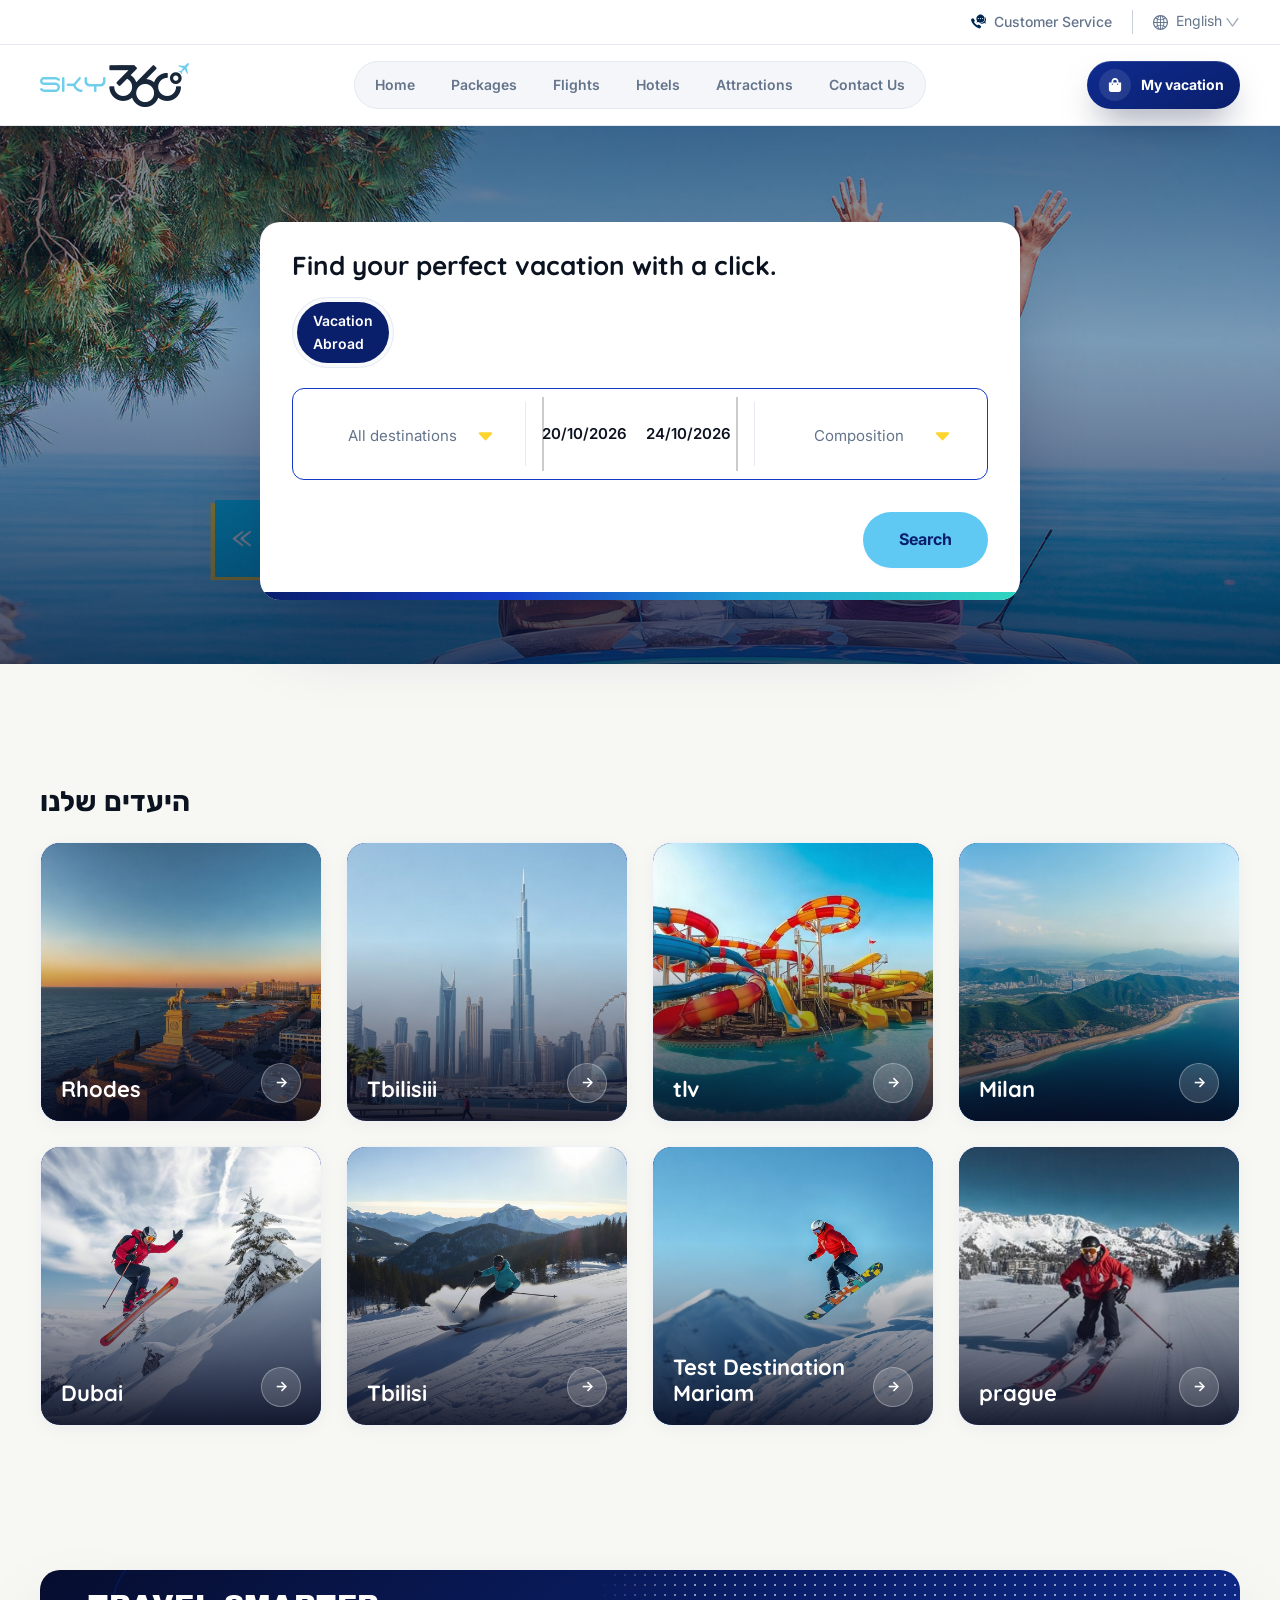
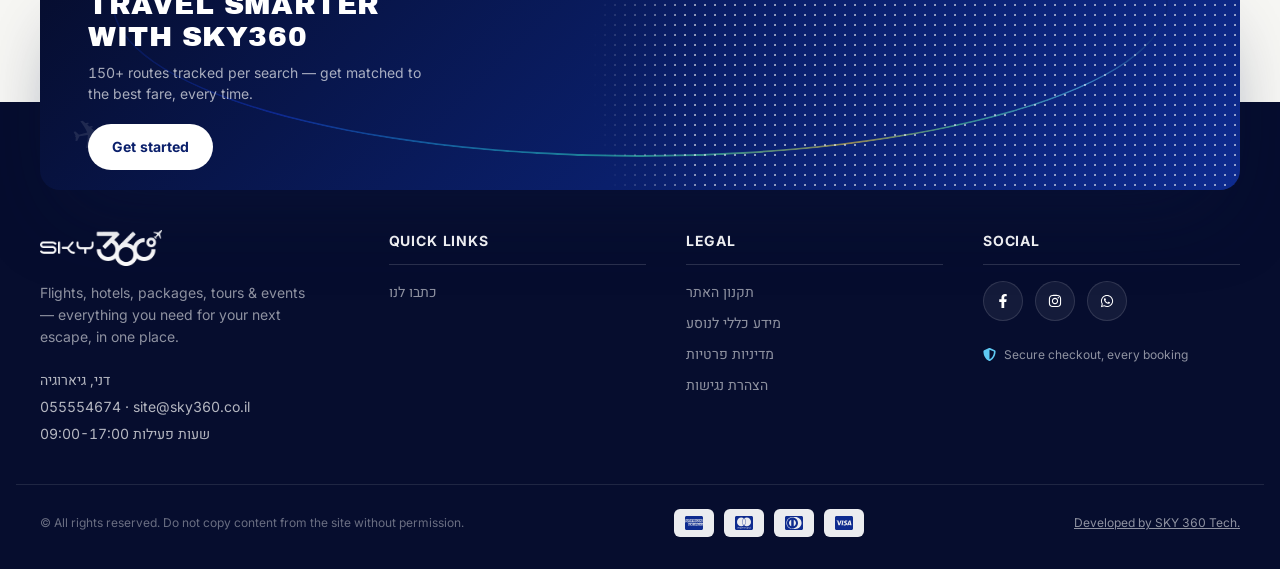
<file: destinations.html>
<!DOCTYPE html>
<html lang="en" translate="no" dir="ltr"><head>
    <meta charset="utf-8">
    <meta name="google" content="notranslate">
    <link rel="icon" href="https://stg-files-upload.s3.eu-central-1.amazonaws.com/uploads/8/Website/dummy_174161148667cee1debe1159.61305663.png">
    <meta name="viewport" content="width=device-width, initial-scale=1, maximum-scale=1.0">
    <meta name="theme-color" content="#000000">

    <!-- Leaflet CSS -->
    

    <!-- <link rel="stylesheet" href="//cdnjs.cloudflare.com/ajax/libs/leaflet.draw/1.0.4/leaflet.draw.css" /> -->

    <!-- Make sure you put this AFTER Leaflet's CSS -->
    <!-- <script
      src="https://unpkg.com/leaflet@1.9.4/dist/leaflet.js"
      integrity="sha256-20nQCchB9co0qIjJZRGuk2/Z9VM+kNiyxNV1lvTlZBo="
      crossorigin=""
    ></script> -->

    <!--
      manifest.json provides metadata used when your web app is installed on a
      user's mobile device or desktop. See https://developers.google.com/web/fundamentals/web-app-manifest/
    -->
    <!-- Concept typography: Inter (body, Hebrew+Latin), Archivo Black (display), Quicksand (round),
         Rubik (Hebrew display/round fallback — Archivo Black and Quicksand are Latin-only). -->
    <link rel="preconnect" href="https://fonts.googleapis.com">
    <link rel="preconnect" href="https://fonts.gstatic.com" crossorigin="">
    <link href="https://fonts.googleapis.com/css2?family=Inter:wght@400;500;600;700;800;900&amp;family=Archivo+Black&amp;family=Quicksand:wght@500;600;700&amp;family=Rubik:wght@500;600;700;800;900&amp;display=swap" rel="stylesheet">
    <link rel="manifest" href="/manifest.json">
    <!--
      Notice the use of  in the tags above.
      It will be replaced with the URL of the `public` folder during the build.
      Only files inside the `public` folder can be referenced from the HTML.

      Unlike "/favicon.ico" or "favicon.ico", "/favicon.ico" will
      work correctly both with client-side routing and a non-root public URL.
      Learn how to configure a non-root public URL by running `npm run build`.
    -->
  <title>Tazo Playground</title><link rel="stylesheet" href="/site.css?v=63443a86">
<link rel="stylesheet" href="/showcase.css?v=1890e10e">
</head>
  <body data-showcase="1" data-vpfsize="0" data-vplspacing="0" data-vpwspacing="0" data-vpimgalt="0"><nav id="vplugin-top-hidden-link"></nav>
    
    <div id="root"><div class="App direction-ltr b2c-sky360 is-concept-demo" id="App" dir="ltr"><div id="ShoppingCart" class="shopping_cart  concept-cart-drawer"><div class="header header-closed"><svg xmlns="http://www.w3.org/2000/svg" id="Capa_1" enable-background="new 0 0 512 512" height="512" viewBox="0 0 512 512" width="512" class="shopping-cart-svg"><path d="m83.191 496.616c-.104 4.043 1.431 7.958 4.254 10.854s6.697 4.53 10.742 4.53h315.627c4.045 0 7.918-1.633 10.741-4.53s4.357-6.811 4.254-10.854l-1.014-39.616h-343.59z"></path><path d="m419.215 121.685c-.208-8.132-6.86-14.616-14.995-14.616h-66.72v-25.569c0-44.939-36.561-81.5-81.5-81.5s-81.5 36.561-81.5 81.5v25.569h-66.72c-8.135 0-14.787 6.484-14.995 14.616l-7.812 305.315h342.055zm-214.715-40.185c0-28.397 23.103-51.5 51.5-51.5s51.5 23.103 51.5 51.5v25.569h-103zm122.186 245.842c-2.859 4.49-7.711 6.944-12.666 6.944-2.758 0-5.546-.759-8.044-2.35l-34.976-22.275v28.757l15.604 15.604c5.858 5.858 5.858 15.355 0 21.213-2.929 2.928-6.769 4.393-10.606 4.393-3.839 0-7.678-1.464-10.606-4.394l-9.392-9.39-9.391 9.391c-5.857 5.858-15.355 5.858-21.213 0s-5.858-15.355 0-21.213l15.604-15.604v-28.757l-34.976 22.275c-2.497 1.591-5.287 2.35-8.044 2.35-4.955 0-9.806-2.454-12.666-6.944-4.45-6.987-2.393-16.259 4.595-20.709l51.091-32.539v-46.562c0-8.284 6.716-15 15-15s15 6.716 15 15v46.562l51.091 32.539c6.987 4.45 9.045 13.721 4.595 20.709z"></path></svg><div>My vacation</div></div></div><button class="bot-fab " aria-label="Chat"><svg stroke="currentColor" fill="currentColor" stroke-width="0" viewBox="0 0 512 512" height="26" width="26" xmlns="http://www.w3.org/2000/svg"><path fill="none" stroke-linecap="round" stroke-miterlimit="10" stroke-width="32" d="M431 320.6c-1-3.6 1.2-8.6 3.3-12.2a33.68 33.68 0 012.1-3.1A162 162 0 00464 215c.3-92.2-77.5-167-173.7-167-83.9 0-153.9 57.1-170.3 132.9a160.7 160.7 0 00-3.7 34.2c0 92.3 74.8 169.1 171 169.1 15.3 0 35.9-4.6 47.2-7.7s22.5-7.2 25.4-8.3a26.44 26.44 0 019.3-1.7 26 26 0 0110.1 2l56.7 20.1a13.52 13.52 0 003.9 1 8 8 0 008-8 12.85 12.85 0 00-.5-2.7z"></path><path fill="none" stroke-linecap="round" stroke-miterlimit="10" stroke-width="32" d="M66.46 232a146.23 146.23 0 006.39 152.67c2.31 3.49 3.61 6.19 3.21 8s-11.93 61.87-11.93 61.87a8 8 0 002.71 7.68A8.17 8.17 0 0072 464a7.26 7.26 0 002.91-.6l56.21-22a15.7 15.7 0 0112 .2c18.94 7.38 39.88 12 60.83 12A159.21 159.21 0 00284 432.11"></path></svg></button><div class="app-wrapper "><div id="Header_dup-layout-wrapper" class="Header_dup"><div class="EDIT-LAYOUT  ONLY-EDIT  "><header class="header-nav " id="header"><div class="header-wrapper"><div class="header-set-3"><div class="header-links header-links-set-3 header-set-3__utility"><div class="customer-support trigger-button"><svg xmlns="http://www.w3.org/2000/svg" width="20px" height="20px" viewBox="0 0 168 156" version="1.1"><g id="#00cbffff"><path fill="var(--primary-color)" opacity="1.00" d=" M 85.98 4.98 C 96.75 -0.27 109.61 -1.07 120.91 2.94 C 133.95 7.35 144.65 18.07 149.12 31.08 C 153.22 42.61 152.38 55.80 146.82 66.71 C 141.27 77.92 130.90 86.61 118.88 90.09 C 105.83 93.99 91.10 91.70 79.92 83.88 C 73.40 86.48 66.87 89.04 60.38 91.71 C 63.09 85.22 65.62 78.66 68.24 72.13 C 59.84 60.33 57.88 44.38 62.78 30.79 C 66.75 19.59 75.26 10.11 85.98 4.98 M 79.16 40.25 C 74.81 41.99 73.94 48.53 77.79 51.27 C 81.48 54.59 87.96 51.83 88.39 46.97 C 89.18 42.18 83.50 37.91 79.16 40.25 M 103.24 40.24 C 98.89 41.94 97.95 48.49 101.80 51.24 C 105.49 54.61 112.02 51.84 112.44 46.95 C 113.20 42.18 107.57 37.93 103.24 40.24 M 127.17 40.29 C 122.91 42.04 122.04 48.49 125.82 51.22 C 129.49 54.62 136.02 51.85 136.48 46.99 C 137.29 42.16 131.51 37.85 127.17 40.29 Z"></path><path fill="var(--primary-color)" opacity="1.00" d=" M 151.56 21.65 C 160.85 28.95 166.64 40.26 168.00 51.92 L 168.00 62.36 C 166.91 69.70 164.31 76.81 160.08 82.93 C 162.93 89.04 164.68 95.66 168.00 101.52 L 168.00 101.89 C 161.34 100.08 155.08 97.07 148.69 94.53 C 140.49 99.81 130.86 103.06 121.04 102.59 C 115.06 102.62 109.39 100.61 103.67 99.17 C 103.59 98.69 103.53 98.21 103.48 97.74 C 125.08 99.88 146.51 85.37 154.23 65.34 C 159.78 51.35 159.05 34.79 151.56 21.65 Z"></path><path fill="var(--primary-color)" opacity="1.00" d=" M 9.69 46.76 C 12.76 44.37 15.73 40.96 19.97 41.05 C 23.08 40.92 26.06 42.58 27.79 45.13 C 32.12 51.21 36.43 57.31 40.71 63.43 C 42.81 66.32 43.24 70.35 41.48 73.51 C 39.36 77.48 37.03 81.33 34.70 85.17 C 44.61 98.70 56.67 110.60 70.07 120.65 C 74.45 118.30 78.55 115.41 83.09 113.38 C 86.91 111.71 90.94 113.69 93.95 116.04 C 99.42 119.95 104.95 123.76 110.39 127.70 C 114.30 130.31 115.67 136.07 113.00 140.03 C 110.22 144.14 106.83 147.82 103.42 151.42 C 101.32 153.73 98.53 156.30 95.12 155.47 C 73.31 150.80 54.06 138.08 38.00 122.99 C 20.39 105.95 5.34 84.92 0.00 60.65 L 0.00 56.95 C 2.28 52.78 6.25 49.92 9.69 46.76 Z"></path></g></svg>Customer Service</div><div class="site-lang  "><span role="img" aria-label="global" class="anticon anticon-global language-selector-globe"><svg viewBox="64 64 896 896" focusable="false" data-icon="global" width="1em" height="1em" fill="currentColor" aria-hidden="true"><path d="M854.4 800.9c.2-.3.5-.6.7-.9C920.6 722.1 960 621.7 960 512s-39.4-210.1-104.8-288c-.2-.3-.5-.5-.7-.8-1.1-1.3-2.1-2.5-3.2-3.7-.4-.5-.8-.9-1.2-1.4l-4.1-4.7-.1-.1c-1.5-1.7-3.1-3.4-4.6-5.1l-.1-.1c-3.2-3.4-6.4-6.8-9.7-10.1l-.1-.1-4.8-4.8-.3-.3c-1.5-1.5-3-2.9-4.5-4.3-.5-.5-1-1-1.6-1.5-1-1-2-1.9-3-2.8-.3-.3-.7-.6-1-1C736.4 109.2 629.5 64 512 64s-224.4 45.2-304.3 119.2c-.3.3-.7.6-1 1-1 .9-2 1.9-3 2.9-.5.5-1 1-1.6 1.5-1.5 1.4-3 2.9-4.5 4.3l-.3.3-4.8 4.8-.1.1c-3.3 3.3-6.5 6.7-9.7 10.1l-.1.1c-1.6 1.7-3.1 3.4-4.6 5.1l-.1.1c-1.4 1.5-2.8 3.1-4.1 4.7-.4.5-.8.9-1.2 1.4-1.1 1.2-2.1 2.5-3.2 3.7-.2.3-.5.5-.7.8C103.4 301.9 64 402.3 64 512s39.4 210.1 104.8 288c.2.3.5.6.7.9l3.1 3.7c.4.5.8.9 1.2 1.4l4.1 4.7c0 .1.1.1.1.2 1.5 1.7 3 3.4 4.6 5l.1.1c3.2 3.4 6.4 6.8 9.6 10.1l.1.1c1.6 1.6 3.1 3.2 4.7 4.7l.3.3c3.3 3.3 6.7 6.5 10.1 9.6 80.1 74 187 119.2 304.5 119.2s224.4-45.2 304.3-119.2a300 300 0 0010-9.6l.3-.3c1.6-1.6 3.2-3.1 4.7-4.7l.1-.1c3.3-3.3 6.5-6.7 9.6-10.1l.1-.1c1.5-1.7 3.1-3.3 4.6-5 0-.1.1-.1.1-.2 1.4-1.5 2.8-3.1 4.1-4.7.4-.5.8-.9 1.2-1.4a99 99 0 003.3-3.7zm4.1-142.6c-13.8 32.6-32 62.8-54.2 90.2a444.07 444.07 0 00-81.5-55.9c11.6-46.9 18.8-98.4 20.7-152.6H887c-3 40.9-12.6 80.6-28.5 118.3zM887 484H743.5c-1.9-54.2-9.1-105.7-20.7-152.6 29.3-15.6 56.6-34.4 81.5-55.9A373.86 373.86 0 01887 484zM658.3 165.5c39.7 16.8 75.8 40 107.6 69.2a394.72 394.72 0 01-59.4 41.8c-15.7-45-35.8-84.1-59.2-115.4 3.7 1.4 7.4 2.9 11 4.4zm-90.6 700.6c-9.2 7.2-18.4 12.7-27.7 16.4V697a389.1 389.1 0 01115.7 26.2c-8.3 24.6-17.9 47.3-29 67.8-17.4 32.4-37.8 58.3-59 75.1zm59-633.1c11 20.6 20.7 43.3 29 67.8A389.1 389.1 0 01540 327V141.6c9.2 3.7 18.5 9.1 27.7 16.4 21.2 16.7 41.6 42.6 59 75zM540 640.9V540h147.5c-1.6 44.2-7.1 87.1-16.3 127.8l-.3 1.2A445.02 445.02 0 00540 640.9zm0-156.9V383.1c45.8-2.8 89.8-12.5 130.9-28.1l.3 1.2c9.2 40.7 14.7 83.5 16.3 127.8H540zm-56 56v100.9c-45.8 2.8-89.8 12.5-130.9 28.1l-.3-1.2c-9.2-40.7-14.7-83.5-16.3-127.8H484zm-147.5-56c1.6-44.2 7.1-87.1 16.3-127.8l.3-1.2c41.1 15.6 85 25.3 130.9 28.1V484H336.5zM484 697v185.4c-9.2-3.7-18.5-9.1-27.7-16.4-21.2-16.7-41.7-42.7-59.1-75.1-11-20.6-20.7-43.3-29-67.8 37.2-14.6 75.9-23.3 115.8-26.1zm0-370a389.1 389.1 0 01-115.7-26.2c8.3-24.6 17.9-47.3 29-67.8 17.4-32.4 37.8-58.4 59.1-75.1 9.2-7.2 18.4-12.7 27.7-16.4V327zM365.7 165.5c3.7-1.5 7.3-3 11-4.4-23.4 31.3-43.5 70.4-59.2 115.4-21-12-40.9-26-59.4-41.8 31.8-29.2 67.9-52.4 107.6-69.2zM165.5 365.7c13.8-32.6 32-62.8 54.2-90.2 24.9 21.5 52.2 40.3 81.5 55.9-11.6 46.9-18.8 98.4-20.7 152.6H137c3-40.9 12.6-80.6 28.5-118.3zM137 540h143.5c1.9 54.2 9.1 105.7 20.7 152.6a444.07 444.07 0 00-81.5 55.9A373.86 373.86 0 01137 540zm228.7 318.5c-39.7-16.8-75.8-40-107.6-69.2 18.5-15.8 38.4-29.7 59.4-41.8 15.7 45 35.8 84.1 59.2 115.4-3.7-1.4-7.4-2.9-11-4.4zm292.6 0c-3.7 1.5-7.3 3-11 4.4 23.4-31.3 43.5-70.4 59.2-115.4 21 12 40.9 26 59.4 41.8a373.81 373.81 0 01-107.6 69.2z"></path></svg></span><div class="ant-select ant-select-borderless language-selector  ant-select-single ant-select-show-arrow"><div class="ant-select-selector"><span class="ant-select-selection-search"><input type="search" autocomplete="off" class="ant-select-selection-search-input" role="combobox" aria-expanded="false" aria-haspopup="listbox" aria-owns="rc_select_0_list" aria-autocomplete="list" aria-controls="rc_select_0_list" aria-activedescendant="rc_select_0_list_0" readonly="" unselectable="on" value="" id="rc_select_0" style="opacity: 0;"></span><span class="ant-select-selection-item" title="English">English</span></div><span class="ant-select-arrow" unselectable="on" aria-hidden="true" style="user-select: none;"><span role="img" aria-label="down" class="anticon anticon-down ant-select-suffix"><svg viewBox="64 64 896 896" focusable="false" data-icon="down" width="1em" height="1em" fill="currentColor" aria-hidden="true"><path d="M884 256h-75c-5.1 0-9.9 2.5-12.9 6.6L512 654.2 227.9 262.6c-3-4.1-7.8-6.6-12.9-6.6h-75c-6.5 0-10.3 7.4-6.5 12.7l352.6 486.1c12.8 17.6 39 17.6 51.7 0l352.6-486.1c3.9-5.3.1-12.7-6.4-12.7z"></path></svg></span></span></div></div></div><div class="header-links header-links-set-3 header-set-3__main"><div class="header-set-3__brand"><a class="bold logo" href="index.html"><img src="/assets/images/sky360/sky360-logo.png" alt="logo"></a></div><nav class="header-set-3__nav" aria-label="main"><a class="false false" href="destinations.html">Home</a><a class="false false" href="destinations.html">Packages</a><a class="false false" href="destinations.html">Flights</a><a class="false false" href="destinations.html">Hotels</a><a class="false false" href="destinations.html">Attractions</a><a class="false false" href="destinations.html">Contact Us</a></nav><div class="header-set-3__account"><button type="button" id="obs-cart-trigger" class="concept-cart-trigger" aria-label="My vacation" aria-expanded="false"><span class="concept-cart-trigger__icon"><svg stroke="currentColor" fill="currentColor" stroke-width="0" viewBox="0 0 448 512" aria-hidden="true" height="1em" width="1em" xmlns="http://www.w3.org/2000/svg"><path d="M352 160v-32C352 57.42 294.579 0 224 0 153.42 0 96 57.42 96 128v32H0v272c0 44.183 35.817 80 80 80h288c44.183 0 80-35.817 80-80V160h-96zm-192-32c0-35.29 28.71-64 64-64s64 28.71 64 64v32H160v-32zm160 120c-13.255 0-24-10.745-24-24s10.745-24 24-24 24 10.745 24 24-10.745 24-24 24zm-192 0c-13.255 0-24-10.745-24-24s10.745-24 24-24 24 10.745 24 24-10.745 24-24 24z"></path></svg></span><span class="concept-cart-trigger__label">My vacation</span></button></div></div></div></div><div class="burger-menu"><div class="menu"><svg stroke="currentColor" fill="none" stroke-width="0" viewBox="0 0 24 24" cursor="pointer" height="37" width="37" xmlns="http://www.w3.org/2000/svg"><path d="M2 6C2 5.44772 2.44772 5 3 5H21C21.5523 5 22 5.44772 22 6C22 6.55228 21.5523 7 21 7H3C2.44772 7 2 6.55228 2 6Z" fill="currentColor"></path><path d="M2 12.0322C2 11.4799 2.44772 11.0322 3 11.0322H21C21.5523 11.0322 22 11.4799 22 12.0322C22 12.5845 21.5523 13.0322 21 13.0322H3C2.44772 13.0322 2 12.5845 2 12.0322Z" fill="currentColor"></path><path d="M3 17.0645C2.44772 17.0645 2 17.5122 2 18.0645C2 18.6167 2.44772 19.0645 3 19.0645H21C21.5523 19.0645 22 18.6167 22 18.0645C22 17.5122 21.5523 17.0645 21 17.0645H3Z" fill="currentColor"></path></svg><a href="index.html"><img src="/assets/images/sky360/sky360-logo.png"></a><span class="shopping-cart-icon-wrapper"><span class="ant-badge"><svg stroke="currentColor" fill="none" stroke-width="0" viewBox="0 0 24 24" cursor="pointer" height="37" width="37" xmlns="http://www.w3.org/2000/svg"><path fill-rule="evenodd" clip-rule="evenodd" d="M5.79166 2H1V4H4.2184L6.9872 16.6776H7V17H20V16.7519L22.1932 7.09095L22.5308 6H6.6552L6.08485 3.38852L5.79166 2ZM19.9869 8H7.092L8.62081 15H18.3978L19.9869 8Z" fill="currentColor"></path><path d="M10 22C11.1046 22 12 21.1046 12 20C12 18.8954 11.1046 18 10 18C8.89543 18 8 18.8954 8 20C8 21.1046 8.89543 22 10 22Z" fill="currentColor"></path><path d="M19 20C19 21.1046 18.1046 22 17 22C15.8954 22 15 21.1046 15 20C15 18.8954 15.8954 18 17 18C18.1046 18 19 18.8954 19 20Z" fill="currentColor"></path></svg></span></span></div></div></header></div></div><div id="SearchDatePicker-wrapper"><div class="SearchDatePickerMainPage"><div id="search-date-picker"><div class="search_wrapper2"><div class="search_background"><img src="/assets/images/searchDatepickerPackground.jpg" alt=" "></div><div class="content-wrapper"><div class="search"><h3>Find your perfect vacation with a click.</h3><div class="search_destination"><span class="search_destination-selected">Vacation<br>Abroad</span></div><div class="search-pickers"><div class="destination"><div class="ant-select ant-select-single ant-select-show-arrow"><div class="ant-select-selector"><span class="ant-select-selection-search"><input type="search" autocomplete="off" class="ant-select-selection-search-input" role="combobox" aria-haspopup="listbox" aria-owns="rc_select_1_list" aria-autocomplete="list" aria-controls="rc_select_1_list" aria-activedescendant="rc_select_1_list_0" readonly="" unselectable="on" value="" id="rc_select_1" style="opacity: 0;"></span><span class="ant-select-selection-placeholder">All destinations</span></div><span class="ant-select-arrow" unselectable="on" aria-hidden="true" style="user-select: none;"><svg stroke="currentColor" fill="currentColor" stroke-width="0" version="1.2" baseProfile="tiny" viewBox="0 0 24 24" color="#FFD52D" height="25" width="25" xmlns="http://www.w3.org/2000/svg" style="color: rgb(255, 213, 45);"><path d="M5.8 9.7l6.2 6.3 6.2-6.3c.2-.2.3-.5.3-.7s-.1-.5-.3-.7c-.2-.2-.4-.3-.7-.3h-11c-.3 0-.5.1-.7.3-.2.2-.3.4-.3.7s.1.5.3.7z"></path></svg></span></div></div><div class="range-picker"><div class="ant-picker ant-picker-range ant-picker-borderless search_range-picker"><div class="ant-picker-input ant-picker-input-active"><input readonly="" placeholder="Start date" size="12" autocomplete="off" value="20/10/2026"></div><div class="ant-picker-range-separator"><div></div></div><div class="ant-picker-input"><input readonly="" placeholder="End date" size="12" autocomplete="off" value="24/10/2026"></div><div class="ant-picker-active-bar" style="left: 0px; width: 92px; position: absolute;"></div><span class="ant-picker-suffix"><svg stroke="currentColor" fill="currentColor" stroke-width="0" version="1.2" baseProfile="tiny" viewBox="0 0 24 24" color="#FFD52D" height="25" width="25" xmlns="http://www.w3.org/2000/svg" style="color: rgb(255, 213, 45);"><path d="M5.8 9.7l6.2 6.3 6.2-6.3c.2-.2.3-.5.3-.7s-.1-.5-.3-.7c-.2-.2-.4-.3-.7-.3h-11c-.3 0-.5.1-.7.3-.2.2-.3.4-.3.7s.1.5.3.7z"></path></svg></span></div></div><div class="composition"><div class="ant-select ant-select-single ant-select-show-arrow"><div class="ant-select-selector"><span class="ant-select-selection-search"><input type="search" autocomplete="off" class="ant-select-selection-search-input" role="combobox" aria-haspopup="listbox" aria-owns="rc_select_2_list" aria-autocomplete="list" aria-controls="rc_select_2_list" aria-activedescendant="rc_select_2_list_0" readonly="" unselectable="on" value="" id="rc_select_2" style="opacity: 0;"></span><span class="ant-select-selection-placeholder">Composition</span></div><span class="ant-select-arrow" unselectable="on" aria-hidden="true" style="user-select: none;"><svg stroke="currentColor" fill="currentColor" stroke-width="0" version="1.2" baseProfile="tiny" viewBox="0 0 24 24" color="#FFD52D" height="25" width="25" xmlns="http://www.w3.org/2000/svg" style="color: rgb(255, 213, 45);"><path d="M5.8 9.7l6.2 6.3 6.2-6.3c.2-.2.3-.5.3-.7s-.1-.5-.3-.7c-.2-.2-.4-.3-.7-.3h-11c-.3 0-.5.1-.7.3-.2.2-.3.4-.3.7s.1.5.3.7z"></path></svg></span></div></div></div><div class="search_button-wrapper"><button type="button" class="ant-btn ant-btn-default search_button"><span>Search</span></button></div></div></div></div></div></div></div><div id="DestinationList-wrapper"><div class="DestinationList"><div><div class="content-wrapper destination-list-set-1"><h2 class="title">היעדים שלנו</h2><div class="destinations"><a href="packages.html"><div class="destination-box "><img src="/img/ab056173b94862a3.png" alt="" loading="lazy"><div class="text">Rhodes</div><div class="background"></div></div></a><a href="packages.html"><div class="destination-box destination-box-secondary-color"><img src="/img/50037c8b3ba58087.png" alt="" loading="lazy"><div class="text">Tbilisiii</div><div class="background"></div></div></a><a href="packages.html"><div class="destination-box "><img src="/img/bf3014c540161ab6.png" alt="" loading="lazy"><div class="text">tlv</div><div class="background"></div></div></a><a href="packages.html"><div class="destination-box "><img src="/img/774947a8c25c400c.png" alt="" loading="lazy"><div class="text">Milan</div><div class="background"></div></div></a><a href="packages.html"><div class="destination-box destination-box-secondary-color"><img src="/img/9a05a2dcec88c9a9.png" alt="" loading="lazy"><div class="text">Dubai</div><div class="background"></div></div></a><a href="packages.html"><div class="destination-box "><img src="/img/7019652a9cbe9548.png" alt="" loading="lazy"><div class="text">Tbilisi</div><div class="background"></div></div></a><a href="packages.html"><div class="destination-box "><img src="/img/3ac80a1225c0f943.png" alt="" loading="lazy"><div class="text">Test Destination Mariam</div><div class="background"></div></div></a><a href="packages.html"><div class="destination-box destination-box-secondary-color"><img src="/img/788643ff1fc68dc4.png" alt="" loading="lazy"><div class="text">prague</div><div class="background"></div></div></a></div></div></div></div></div><div id="Footer-layout-wrapper" class="Footer"><div class="EDIT-LAYOUT  ONLY-EDIT  "><div class="concept-footer-promo content-wrapper"><div class="concept-footer-promo__card"><span class="concept-footer-promo__dots" aria-hidden="true"></span><div class="concept-footer-promo__body"><h4 class="concept-footer-promo__title">Travel smarter with Sky360</h4><p class="concept-footer-promo__text">150+ routes tracked per search — get matched to the best fare, every time.</p><a class="concept-footer-promo__cta" href="packages.html">Get started</a></div><span class="concept-footer-promo__plane" aria-hidden="true">✈</span></div></div><footer class="footer" id="footer"><div class="columns-wrapper"><div class="footer_set-2"><div class="separator-top"></div><div><span class="columns content-wrapper"><div class="column column--brand"><div class="footer-brand"><img class="footer-brand__logo" src="/assets/images/sky360/sky360-logo.png" alt="Tazo Playground"></div><p class="footer-brand__tagline">Flights, hotels, packages, tours &amp; events — everything you need for your next escape, in one place.</p><div class="footer-brand__contact"><p>דני, גיארוגיה</p><p>055554674 · site@sky360.co.il</p><p>שעות פעילות 09:00-17:00</p></div></div><div class="column"><p class="column-header">Quick links</p><a class="column-link" href="contact.html">כתבו לנו</a></div><div class="column"><p class="column-header">Legal</p><a class="column-link" href="#">תקנון האתר</a><a class="column-link" href="#">מידע כללי לנוסע</a><a class="column-link" href="#">מדיניות פרטיות</a><a class="column-link" href="#">הצהרת נגישות</a></div><div class="column column--social"><p class="column-header">Social</p><div class="footer-socials"><a class="footer-social" href="https://www.facebook.com/page/sky360" target="_blank" rel="noreferrer" aria-label="פרגנו לנו בעוקב בפייסבוק" title="פרגנו לנו בעוקב בפייסבוק"><svg stroke="currentColor" fill="currentColor" stroke-width="0" viewBox="0 0 320 512" height="1em" width="1em" xmlns="http://www.w3.org/2000/svg"><path d="M279.14 288l14.22-92.66h-88.91v-60.13c0-25.35 12.42-50.06 52.24-50.06h40.42V6.26S260.43 0 225.36 0c-73.22 0-121.08 44.38-121.08 124.72v70.62H22.89V288h81.39v224h100.17V288z"></path></svg></a><a class="footer-social" href="https://www.facebook.com/page/sky360" target="_blank" rel="noreferrer" aria-label="פרגנו לנו בעוקב באינסטגרם" title="פרגנו לנו בעוקב באינסטגרם"><svg stroke="currentColor" fill="currentColor" stroke-width="0" viewBox="0 0 448 512" height="1em" width="1em" xmlns="http://www.w3.org/2000/svg"><path d="M224.1 141c-63.6 0-114.9 51.3-114.9 114.9s51.3 114.9 114.9 114.9S339 319.5 339 255.9 287.7 141 224.1 141zm0 189.6c-41.1 0-74.7-33.5-74.7-74.7s33.5-74.7 74.7-74.7 74.7 33.5 74.7 74.7-33.6 74.7-74.7 74.7zm146.4-194.3c0 14.9-12 26.8-26.8 26.8-14.9 0-26.8-12-26.8-26.8s12-26.8 26.8-26.8 26.8 12 26.8 26.8zm76.1 27.2c-1.7-35.9-9.9-67.7-36.2-93.9-26.2-26.2-58-34.4-93.9-36.2-37-2.1-147.9-2.1-184.9 0-35.8 1.7-67.6 9.9-93.9 36.1s-34.4 58-36.2 93.9c-2.1 37-2.1 147.9 0 184.9 1.7 35.9 9.9 67.7 36.2 93.9s58 34.4 93.9 36.2c37 2.1 147.9 2.1 184.9 0 35.9-1.7 67.7-9.9 93.9-36.2 26.2-26.2 34.4-58 36.2-93.9 2.1-37 2.1-147.8 0-184.8zM398.8 388c-7.8 19.6-22.9 34.7-42.6 42.6-29.5 11.7-99.5 9-132.1 9s-102.7 2.6-132.1-9c-19.6-7.8-34.7-22.9-42.6-42.6-11.7-29.5-9-99.5-9-132.1s-2.6-102.7 9-132.1c7.8-19.6 22.9-34.7 42.6-42.6 29.5-11.7 99.5-9 132.1-9s102.7-2.6 132.1 9c19.6 7.8 34.7 22.9 42.6 42.6 11.7 29.5 9 99.5 9 132.1s2.7 102.7-9 132.1z"></path></svg></a><a class="footer-social" href="https://wa.me/97255554674" target="_blank" rel="noreferrer" aria-label="Whatsapp" title="Whatsapp"><svg stroke="currentColor" fill="currentColor" stroke-width="0" viewBox="0 0 448 512" height="1em" width="1em" xmlns="http://www.w3.org/2000/svg"><path d="M380.9 97.1C339 55.1 283.2 32 223.9 32c-122.4 0-222 99.6-222 222 0 39.1 10.2 77.3 29.6 111L0 480l117.7-30.9c32.4 17.7 68.9 27 106.1 27h.1c122.3 0 224.1-99.6 224.1-222 0-59.3-25.2-115-67.1-157zm-157 341.6c-33.2 0-65.7-8.9-94-25.7l-6.7-4-69.8 18.3L72 359.2l-4.4-7c-18.5-29.4-28.2-63.3-28.2-98.2 0-101.7 82.8-184.5 184.6-184.5 49.3 0 95.6 19.2 130.4 54.1 34.8 34.9 56.2 81.2 56.1 130.5 0 101.8-84.9 184.6-186.6 184.6zm101.2-138.2c-5.5-2.8-32.8-16.2-37.9-18-5.1-1.9-8.8-2.8-12.5 2.8-3.7 5.6-14.3 18-17.6 21.8-3.2 3.7-6.5 4.2-12 1.4-32.6-16.3-54-29.1-75.5-66-5.7-9.8 5.7-9.1 16.3-30.3 1.8-3.7.9-6.9-.5-9.7-1.4-2.8-12.5-30.1-17.1-41.2-4.5-10.8-9.1-9.3-12.5-9.5-3.2-.2-6.9-.2-10.6-.2-3.7 0-9.7 1.4-14.8 6.9-5.1 5.6-19.4 19-19.4 46.3 0 27.3 19.9 53.7 22.6 57.4 2.8 3.7 39.1 59.7 94.8 83.8 35.2 15.2 49 16.5 66.6 13.9 10.7-1.6 32.8-13.4 37.4-26.4 4.6-13 4.6-24.1 3.2-26.4-1.3-2.5-5-3.9-10.5-6.6z"></path></svg></a></div><p class="footer-secure"><svg stroke="currentColor" fill="currentColor" stroke-width="0" viewBox="0 0 512 512" aria-hidden="true" height="1em" width="1em" xmlns="http://www.w3.org/2000/svg"><path d="M466.5 83.7l-192-80a48.15 48.15 0 0 0-36.9 0l-192 80C27.7 91.1 16 108.6 16 128c0 198.5 114.5 335.7 221.5 380.3 11.8 4.9 25.1 4.9 36.9 0C360.1 472.6 496 349.3 496 128c0-19.4-11.7-36.9-29.5-44.3zM256.1 446.3l-.1-381 175.9 73.3c-3.3 151.4-82.1 261.1-175.8 307.7z"></path></svg> Secure checkout, every booking</p></div></span></div><div class="separator-bottom"></div></div></div><div class="footer-terms content-wrapper"><p class="footer-terms__copy">© All rights reserved. Do not copy content from the site without permission.</p><div class="payments" aria-label="The purchase on the site is secure." title="The purchase on the site is secure."><span class="payment-chip"><svg stroke="currentColor" fill="currentColor" stroke-width="0" viewBox="0 0 576 512" aria-hidden="true" height="1em" width="1em" xmlns="http://www.w3.org/2000/svg"><path d="M325.1 167.8c0-16.4-14.1-18.4-27.4-18.4l-39.1-.3v69.3H275v-25.1h18c18.4 0 14.5 10.3 14.8 25.1h16.6v-13.5c0-9.2-1.5-15.1-11-18.4 7.4-3 11.8-10.7 11.7-18.7zm-29.4 11.3H275v-15.3h21c5.1 0 10.7 1 10.7 7.4 0 6.6-5.3 7.9-11 7.9zM279 268.6h-52.7l-21 22.8-20.5-22.8h-66.5l-.1 69.3h65.4l21.3-23 20.4 23h32.2l.1-23.3c18.9 0 49.3 4.6 49.3-23.3 0-17.3-12.3-22.7-27.9-22.7zm-103.8 54.7h-40.6v-13.8h36.3v-14.1h-36.3v-12.5h41.7l17.9 20.2zm65.8 8.2l-25.3-28.1L241 276zm37.8-31h-21.2v-17.6h21.5c5.6 0 10.2 2.3 10.2 8.4 0 6.4-4.6 9.2-10.5 9.2zm-31.6-136.7v-14.6h-55.5v69.3h55.5v-14.3h-38.9v-13.8h37.8v-14.1h-37.8v-12.5zM576 255.4h-.2zm-194.6 31.9c0-16.4-14.1-18.7-27.1-18.7h-39.4l-.1 69.3h16.6l.1-25.3h17.6c11 0 14.8 2 14.8 13.8l-.1 11.5h16.6l.1-13.8c0-8.9-1.8-15.1-11-18.4 7.7-3.1 11.8-10.8 11.9-18.4zm-29.2 11.2h-20.7v-15.6h21c5.1 0 10.7 1 10.7 7.4 0 6.9-5.4 8.2-11 8.2zm-172.8-80v-69.3h-27.6l-19.7 47-21.7-47H83.3v65.7l-28.1-65.7H30.7L1 218.5h17.9l6.4-15.3h34.5l6.4 15.3H100v-54.2l24 54.2h14.6l24-54.2v54.2zM31.2 188.8l11.2-27.6 11.5 27.6zm477.4 158.9v-4.5c-10.8 5.6-3.9 4.5-156.7 4.5 0-25.2.1-23.9 0-25.2-1.7-.1-3.2-.1-9.4-.1 0 17.9-.1 6.8-.1 25.3h-39.6c0-12.1.1-15.3.1-29.2-10 6-22.8 6.4-34.3 6.2 0 14.7-.1 8.3-.1 23h-48.9c-5.1-5.7-2.7-3.1-15.4-17.4-3.2 3.5-12.8 13.9-16.1 17.4h-82v-92.3h83.1c5 5.6 2.8 3.1 15.5 17.2 3.2-3.5 12.2-13.4 15.7-17.2h58c9.8 0 18 1.9 24.3 5.6v-5.6c54.3 0 64.3-1.4 75.7 5.1v-5.1h78.2v5.2c11.4-6.9 19.6-5.2 64.9-5.2v5c10.3-5.9 16.6-5.2 54.3-5V80c0-26.5-21.5-48-48-48h-480c-26.5 0-48 21.5-48 48v109.8c9.4-21.9 19.7-46 23.1-53.9h39.7c4.3 10.1 1.6 3.7 9 21.1v-21.1h46c2.9 6.2 11.1 24 13.9 30 5.8-13.6 10.1-23.9 12.6-30h103c0-.1 11.5 0 11.6 0 43.7.2 53.6-.8 64.4 5.3v-5.3H363v9.3c7.6-6.1 17.9-9.3 30.7-9.3h27.6c0 .5 1.9.3 2.3.3H456c4.2 9.8 2.6 6 8.8 20.6v-20.6h43.3c4.9 8-1-1.8 11.2 18.4v-18.4h39.9v92h-41.6c-5.4-9-1.4-2.2-13.2-21.9v21.9h-52.8c-6.4-14.8-.1-.3-6.6-15.3h-19c-4.2 10-2.2 5.2-6.4 15.3h-26.8c-12.3 0-22.3-3-29.7-8.9v8.9h-66.5c-.3-13.9-.1-24.8-.1-24.8-1.8-.3-3.4-.2-9.8-.2v25.1H151.2v-11.4c-2.5 5.6-2.7 5.9-5.1 11.4h-29.5c-4-8.9-2.9-6.4-5.1-11.4v11.4H58.6c-4.2-10.1-2.2-5.3-6.4-15.3H33c-4.2 10-2.2 5.2-6.4 15.3H0V432c0 26.5 21.5 48 48 48h480.1c26.5 0 48-21.5 48-48v-90.4c-12.7 8.3-32.7 6.1-67.5 6.1zm36.3-64.5H575v-14.6h-32.9c-12.8 0-23.8 6.6-23.8 20.7 0 33 42.7 12.8 42.7 27.4 0 5.1-4.3 6.4-8.4 6.4h-32l-.1 14.8h32c8.4 0 17.6-1.8 22.5-8.9v-25.8c-10.5-13.8-39.3-1.3-39.3-13.5 0-5.8 4.6-6.5 9.2-6.5zm-57 39.8h-32.2l-.1 14.8h32.2c14.8 0 26.2-5.6 26.2-22 0-33.2-42.9-11.2-42.9-26.3 0-5.6 4.9-6.4 9.2-6.4h30.4v-14.6h-33.2c-12.8 0-23.5 6.6-23.5 20.7 0 33 42.7 12.5 42.7 27.4-.1 5.4-4.7 6.4-8.8 6.4zm-42.2-40.1v-14.3h-55.2l-.1 69.3h55.2l.1-14.3-38.6-.3v-13.8H445v-14.1h-37.8v-12.5zm-56.3-108.1c-.3.2-1.4 2.2-1.4 7.6 0 6 .9 7.7 1.1 7.9.2.1 1.1.5 3.4.5l7.3-16.9c-1.1 0-2.1-.1-3.1-.1-5.6 0-7 .7-7.3 1zm20.4-10.5h-.1zm-16.2-15.2c-23.5 0-34 12-34 35.3 0 22.2 10.2 34 33 34h19.2l6.4-15.3h34.3l6.6 15.3h33.7v-51.9l31.2 51.9h23.6v-69h-16.9v48.1l-29.1-48.1h-25.3v65.4l-27.9-65.4h-24.8l-23.5 54.5h-7.4c-13.3 0-16.1-8.1-16.1-19.9 0-23.8 15.7-20 33.1-19.7v-15.2zm42.1 12.1l11.2 27.6h-22.8zm-101.1-12v69.3h16.9v-69.3z"></path></svg></span><span class="payment-chip"><svg stroke="currentColor" fill="currentColor" stroke-width="0" viewBox="0 0 576 512" aria-hidden="true" height="1em" width="1em" xmlns="http://www.w3.org/2000/svg"><path d="M482.9 410.3c0 6.8-4.6 11.7-11.2 11.7-6.8 0-11.2-5.2-11.2-11.7 0-6.5 4.4-11.7 11.2-11.7 6.6 0 11.2 5.2 11.2 11.7zm-310.8-11.7c-7.1 0-11.2 5.2-11.2 11.7 0 6.5 4.1 11.7 11.2 11.7 6.5 0 10.9-4.9 10.9-11.7-.1-6.5-4.4-11.7-10.9-11.7zm117.5-.3c-5.4 0-8.7 3.5-9.5 8.7h19.1c-.9-5.7-4.4-8.7-9.6-8.7zm107.8.3c-6.8 0-10.9 5.2-10.9 11.7 0 6.5 4.1 11.7 10.9 11.7 6.8 0 11.2-4.9 11.2-11.7 0-6.5-4.4-11.7-11.2-11.7zm105.9 26.1c0 .3.3.5.3 1.1 0 .3-.3.5-.3 1.1-.3.3-.3.5-.5.8-.3.3-.5.5-1.1.5-.3.3-.5.3-1.1.3-.3 0-.5 0-1.1-.3-.3 0-.5-.3-.8-.5-.3-.3-.5-.5-.5-.8-.3-.5-.3-.8-.3-1.1 0-.5 0-.8.3-1.1 0-.5.3-.8.5-1.1.3-.3.5-.3.8-.5.5-.3.8-.3 1.1-.3.5 0 .8 0 1.1.3.5.3.8.3 1.1.5s.2.6.5 1.1zm-2.2 1.4c.5 0 .5-.3.8-.3.3-.3.3-.5.3-.8 0-.3 0-.5-.3-.8-.3 0-.5-.3-1.1-.3h-1.6v3.5h.8V426h.3l1.1 1.4h.8l-1.1-1.3zM576 81v352c0 26.5-21.5 48-48 48H48c-26.5 0-48-21.5-48-48V81c0-26.5 21.5-48 48-48h480c26.5 0 48 21.5 48 48zM64 220.6c0 76.5 62.1 138.5 138.5 138.5 27.2 0 53.9-8.2 76.5-23.1-72.9-59.3-72.4-171.2 0-230.5-22.6-15-49.3-23.1-76.5-23.1-76.4-.1-138.5 62-138.5 138.2zm224 108.8c70.5-55 70.2-162.2 0-217.5-70.2 55.3-70.5 162.6 0 217.5zm-142.3 76.3c0-8.7-5.7-14.4-14.7-14.7-4.6 0-9.5 1.4-12.8 6.5-2.4-4.1-6.5-6.5-12.2-6.5-3.8 0-7.6 1.4-10.6 5.4V392h-8.2v36.7h8.2c0-18.9-2.5-30.2 9-30.2 10.2 0 8.2 10.2 8.2 30.2h7.9c0-18.3-2.5-30.2 9-30.2 10.2 0 8.2 10 8.2 30.2h8.2v-23zm44.9-13.7h-7.9v4.4c-2.7-3.3-6.5-5.4-11.7-5.4-10.3 0-18.2 8.2-18.2 19.3 0 11.2 7.9 19.3 18.2 19.3 5.2 0 9-1.9 11.7-5.4v4.6h7.9V392zm40.5 25.6c0-15-22.9-8.2-22.9-15.2 0-5.7 11.9-4.8 18.5-1.1l3.3-6.5c-9.4-6.1-30.2-6-30.2 8.2 0 14.3 22.9 8.3 22.9 15 0 6.3-13.5 5.8-20.7.8l-3.5 6.3c11.2 7.6 32.6 6 32.6-7.5zm35.4 9.3l-2.2-6.8c-3.8 2.1-12.2 4.4-12.2-4.1v-16.6h13.1V392h-13.1v-11.2h-8.2V392h-7.6v7.3h7.6V416c0 17.6 17.3 14.4 22.6 10.9zm13.3-13.4h27.5c0-16.2-7.4-22.6-17.4-22.6-10.6 0-18.2 7.9-18.2 19.3 0 20.5 22.6 23.9 33.8 14.2l-3.8-6c-7.8 6.4-19.6 5.8-21.9-4.9zm59.1-21.5c-4.6-2-11.6-1.8-15.2 4.4V392h-8.2v36.7h8.2V408c0-11.6 9.5-10.1 12.8-8.4l2.4-7.6zm10.6 18.3c0-11.4 11.6-15.1 20.7-8.4l3.8-6.5c-11.6-9.1-32.7-4.1-32.7 15 0 19.8 22.4 23.8 32.7 15l-3.8-6.5c-9.2 6.5-20.7 2.6-20.7-8.6zm66.7-18.3H408v4.4c-8.3-11-29.9-4.8-29.9 13.9 0 19.2 22.4 24.7 29.9 13.9v4.6h8.2V392zm33.7 0c-2.4-1.2-11-2.9-15.2 4.4V392h-7.9v36.7h7.9V408c0-11 9-10.3 12.8-8.4l2.4-7.6zm40.3-14.9h-7.9v19.3c-8.2-10.9-29.9-5.1-29.9 13.9 0 19.4 22.5 24.6 29.9 13.9v4.6h7.9v-51.7zm7.6-75.1v4.6h.8V302h1.9v-.8h-4.6v.8h1.9zm6.6 123.8c0-.5 0-1.1-.3-1.6-.3-.3-.5-.8-.8-1.1-.3-.3-.8-.5-1.1-.8-.5 0-1.1-.3-1.6-.3-.3 0-.8.3-1.4.3-.5.3-.8.5-1.1.8-.5.3-.8.8-.8 1.1-.3.5-.3 1.1-.3 1.6 0 .3 0 .8.3 1.4 0 .3.3.8.8 1.1.3.3.5.5 1.1.8.5.3 1.1.3 1.4.3.5 0 1.1 0 1.6-.3.3-.3.8-.5 1.1-.8.3-.3.5-.8.8-1.1.3-.6.3-1.1.3-1.4zm3.2-124.7h-1.4l-1.6 3.5-1.6-3.5h-1.4v5.4h.8v-4.1l1.6 3.5h1.1l1.4-3.5v4.1h1.1v-5.4zm4.4-80.5c0-76.2-62.1-138.3-138.5-138.3-27.2 0-53.9 8.2-76.5 23.1 72.1 59.3 73.2 171.5 0 230.5 22.6 15 49.5 23.1 76.5 23.1 76.4.1 138.5-61.9 138.5-138.4z"></path></svg></span><span class="payment-chip"><svg stroke="currentColor" fill="currentColor" stroke-width="0" viewBox="0 0 576 512" aria-hidden="true" height="1em" width="1em" xmlns="http://www.w3.org/2000/svg"><path d="M239.7 79.9c-96.9 0-175.8 78.6-175.8 175.8 0 96.9 78.9 175.8 175.8 175.8 97.2 0 175.8-78.9 175.8-175.8 0-97.2-78.6-175.8-175.8-175.8zm-39.9 279.6c-41.7-15.9-71.4-56.4-71.4-103.8s29.7-87.9 71.4-104.1v207.9zm79.8.3V151.6c41.7 16.2 71.4 56.7 71.4 104.1s-29.7 87.9-71.4 104.1zM528 32H48C21.5 32 0 53.5 0 80v352c0 26.5 21.5 48 48 48h480c26.5 0 48-21.5 48-48V80c0-26.5-21.5-48-48-48zM329.7 448h-90.3c-106.2 0-193.8-85.5-193.8-190.2C45.6 143.2 133.2 64 239.4 64h90.3c105 0 200.7 79.2 200.7 193.8 0 104.7-95.7 190.2-200.7 190.2z"></path></svg></span><span class="payment-chip"><svg stroke="currentColor" fill="currentColor" stroke-width="0" viewBox="0 0 576 512" aria-hidden="true" height="1em" width="1em" xmlns="http://www.w3.org/2000/svg"><path d="M470.1 231.3s7.6 37.2 9.3 45H446c3.3-8.9 16-43.5 16-43.5-.2.3 3.3-9.1 5.3-14.9l2.8 13.4zM576 80v352c0 26.5-21.5 48-48 48H48c-26.5 0-48-21.5-48-48V80c0-26.5 21.5-48 48-48h480c26.5 0 48 21.5 48 48zM152.5 331.2L215.7 176h-42.5l-39.3 106-4.3-21.5-14-71.4c-2.3-9.9-9.4-12.7-18.2-13.1H32.7l-.7 3.1c15.8 4 29.9 9.8 42.2 17.1l35.8 135h42.5zm94.4.2L272.1 176h-40.2l-25.1 155.4h40.1zm139.9-50.8c.2-17.7-10.6-31.2-33.7-42.3-14.1-7.1-22.7-11.9-22.7-19.2.2-6.6 7.3-13.4 23.1-13.4 13.1-.3 22.7 2.8 29.9 5.9l3.6 1.7 5.5-33.6c-7.9-3.1-20.5-6.6-36-6.6-39.7 0-67.6 21.2-67.8 51.4-.3 22.3 20 34.7 35.2 42.2 15.5 7.6 20.8 12.6 20.8 19.3-.2 10.4-12.6 15.2-24.1 15.2-16 0-24.6-2.5-37.7-8.3l-5.3-2.5-5.6 34.9c9.4 4.3 26.8 8.1 44.8 8.3 42.2.1 69.7-20.8 70-53zM528 331.4L495.6 176h-31.1c-9.6 0-16.9 2.8-21 12.9l-59.7 142.5H426s6.9-19.2 8.4-23.3H486c1.2 5.5 4.8 23.3 4.8 23.3H528z"></path></svg></span></div><p class="footer-terms__dev"><a rel="noreferrer" href="https://www.sky360.co.il" target="_blank">Developed by SKY 360 Tech.</a></p></div></footer></div></div><div id="Footer_dup-layout-wrapper" class="Footer_dup"><div class="EDIT-LAYOUT  ONLY-EDIT  "></div></div></div></div></div>
  

<script src="/showcase.js?v=81eeda60" defer></script></body></html>
</file>
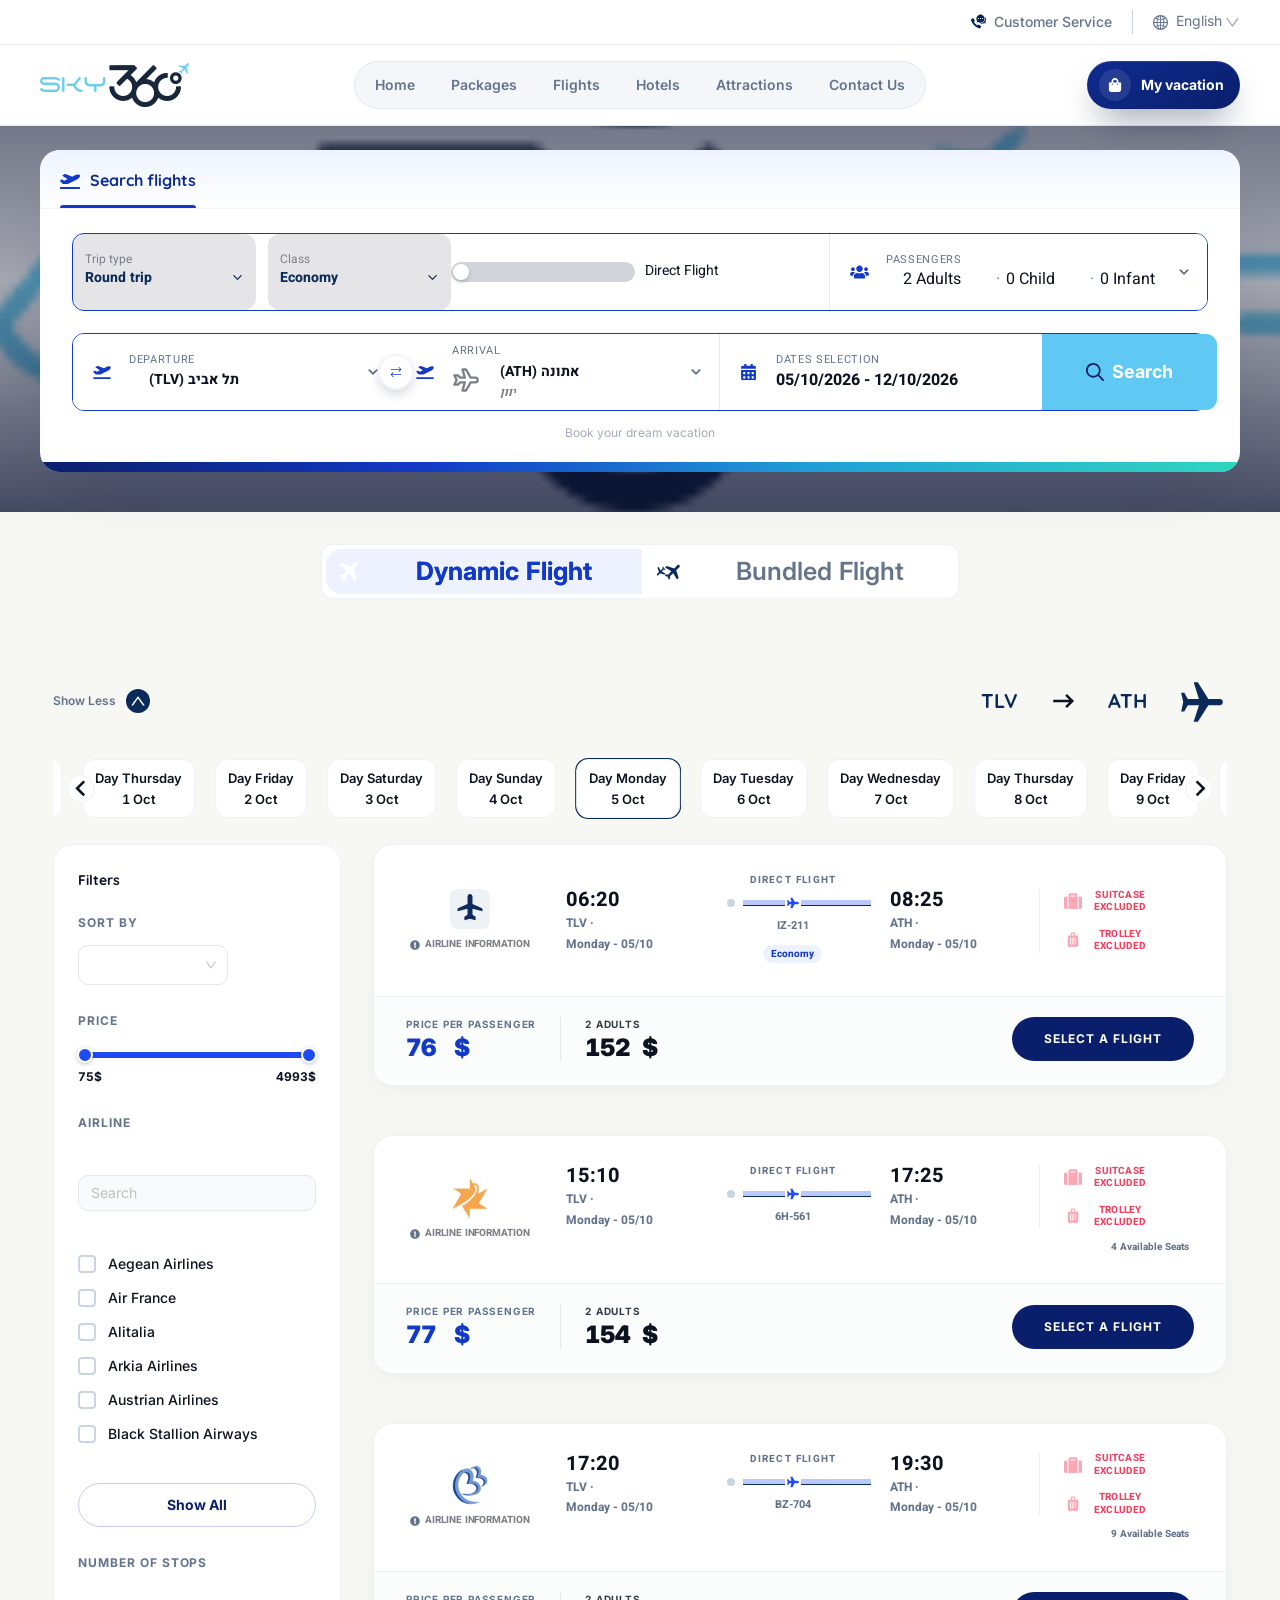
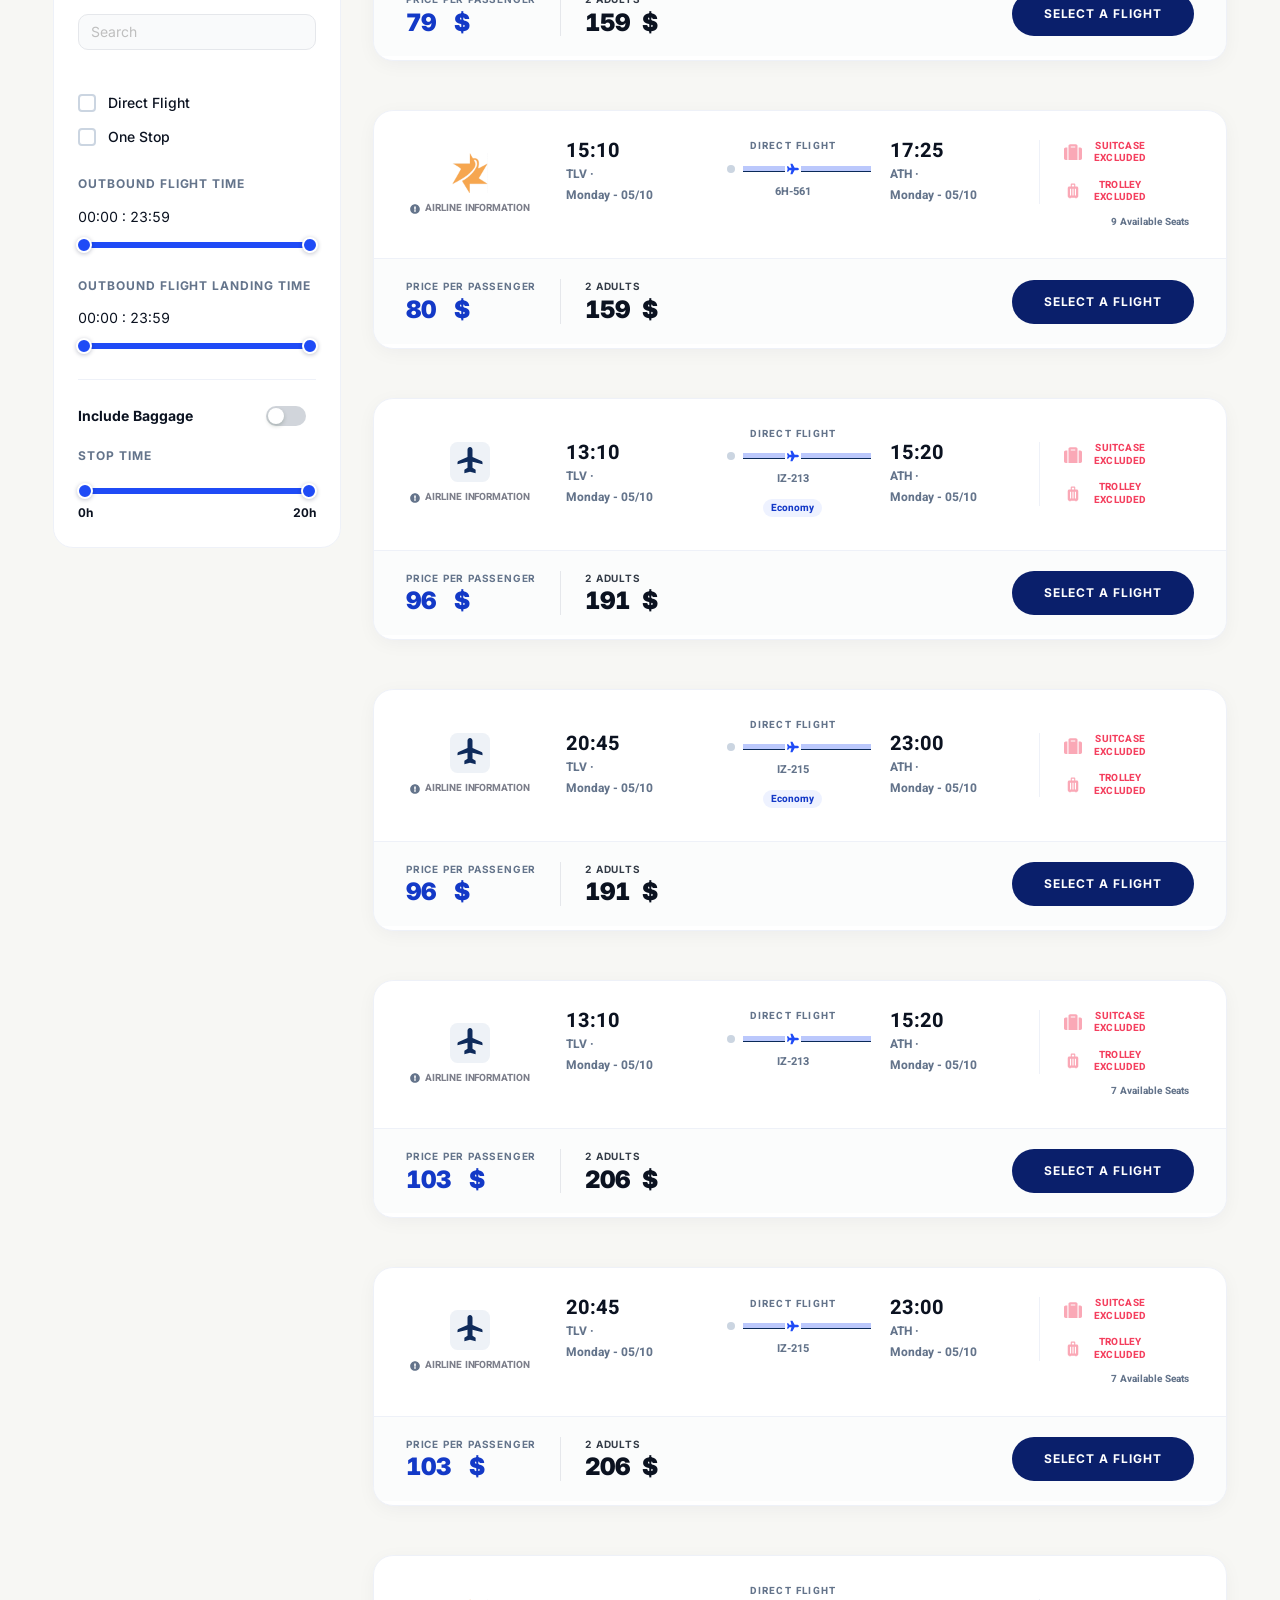
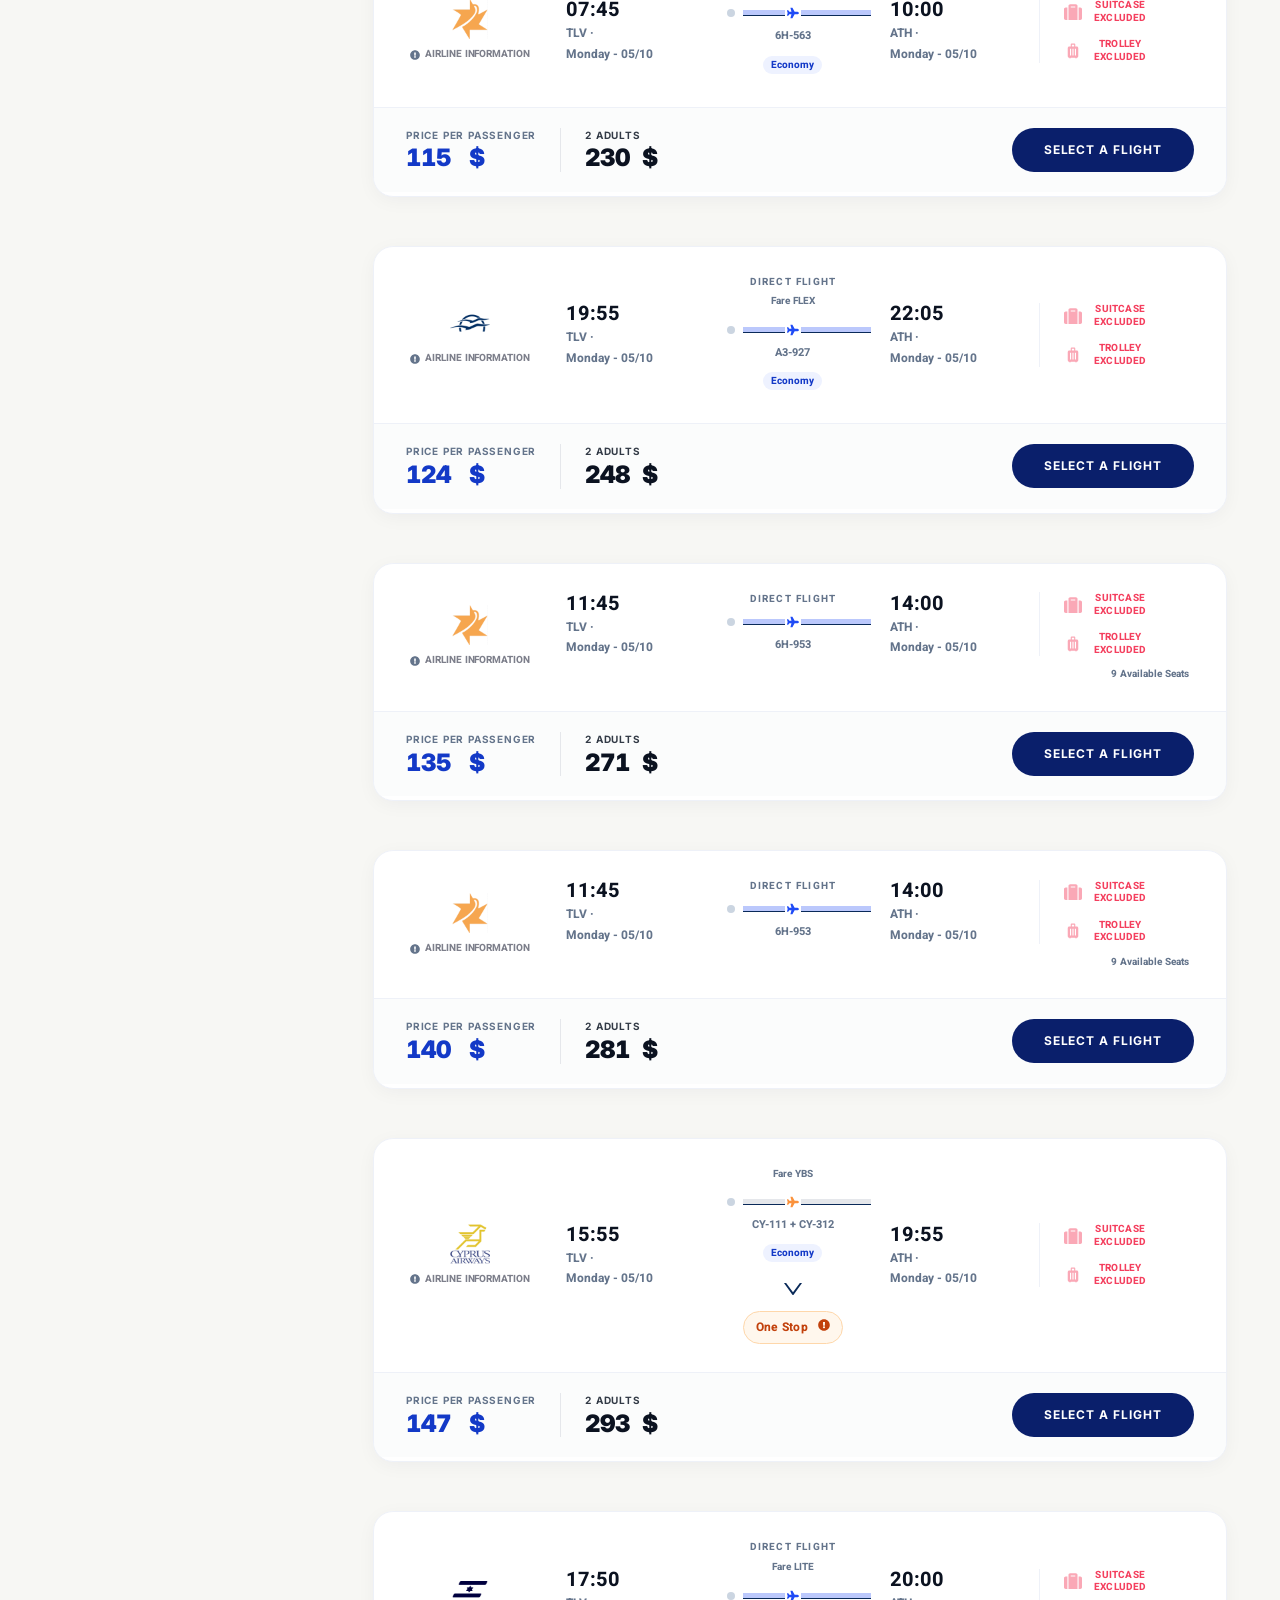
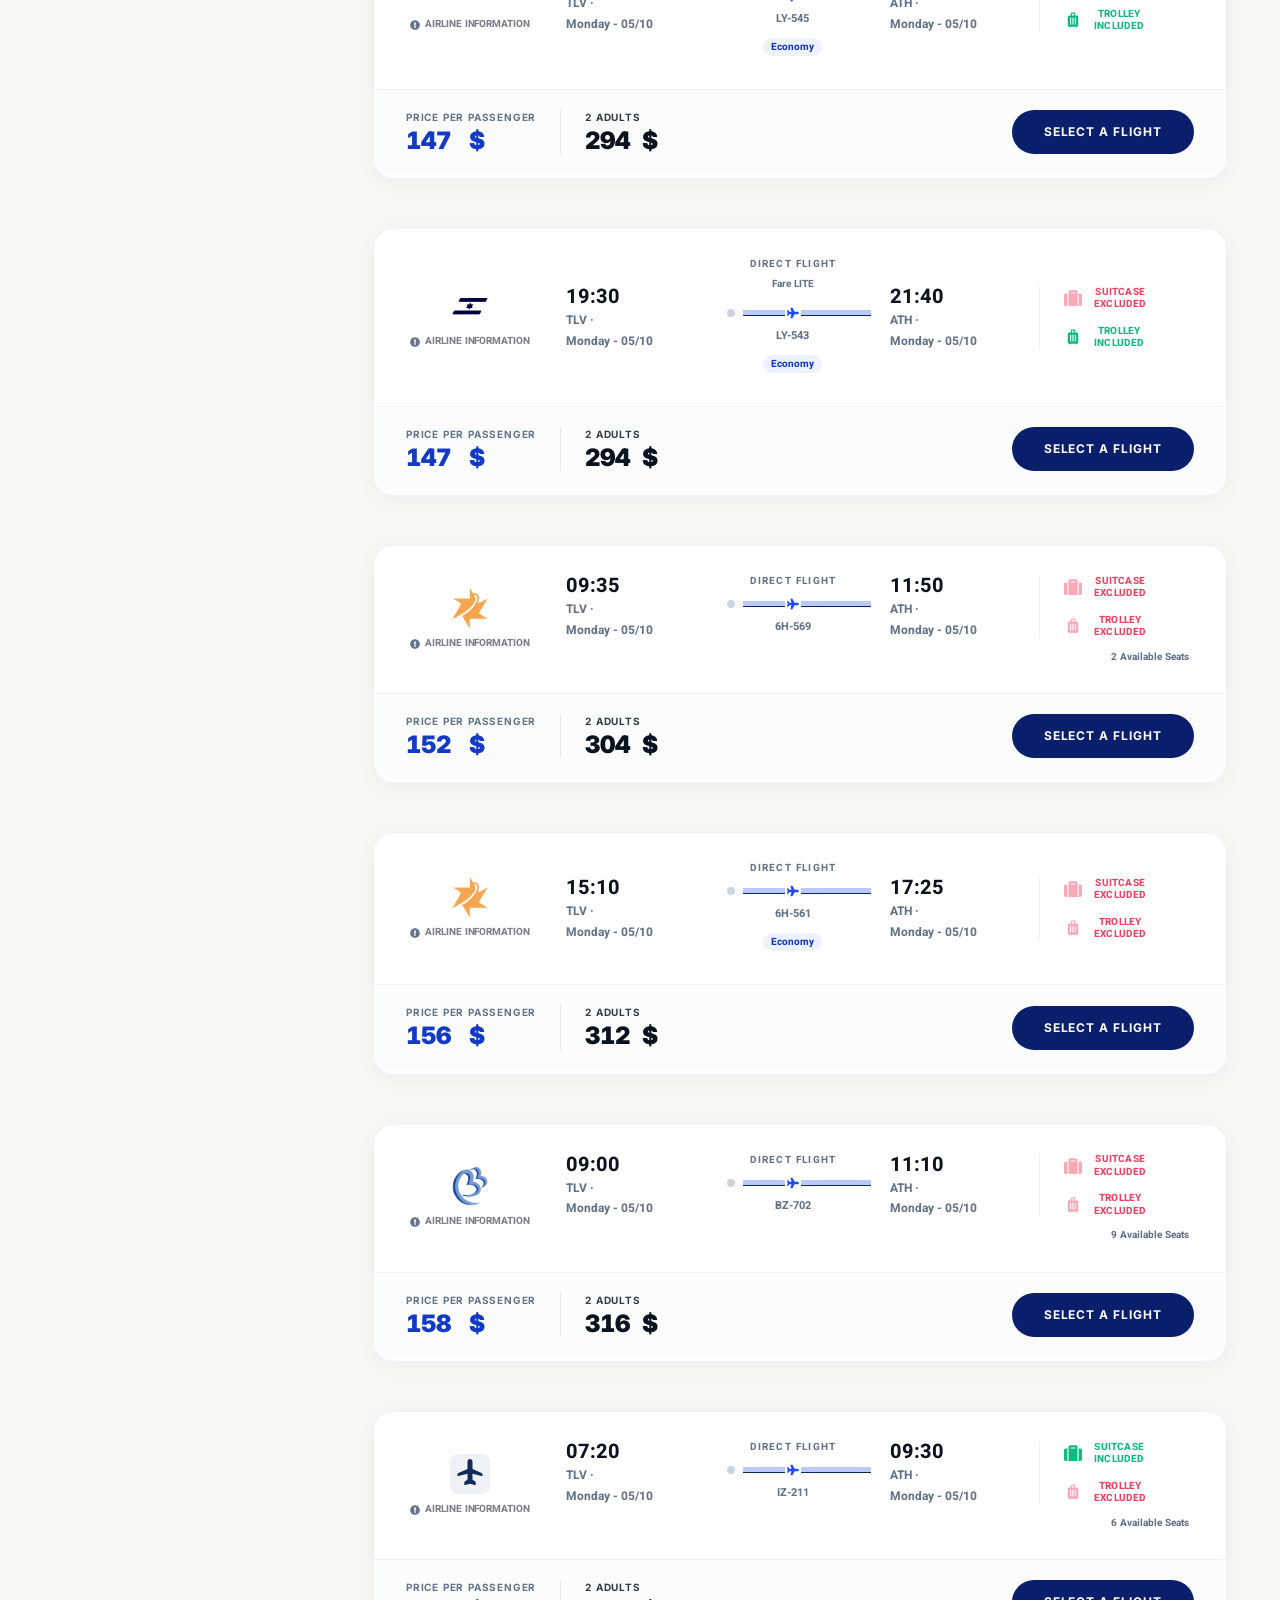
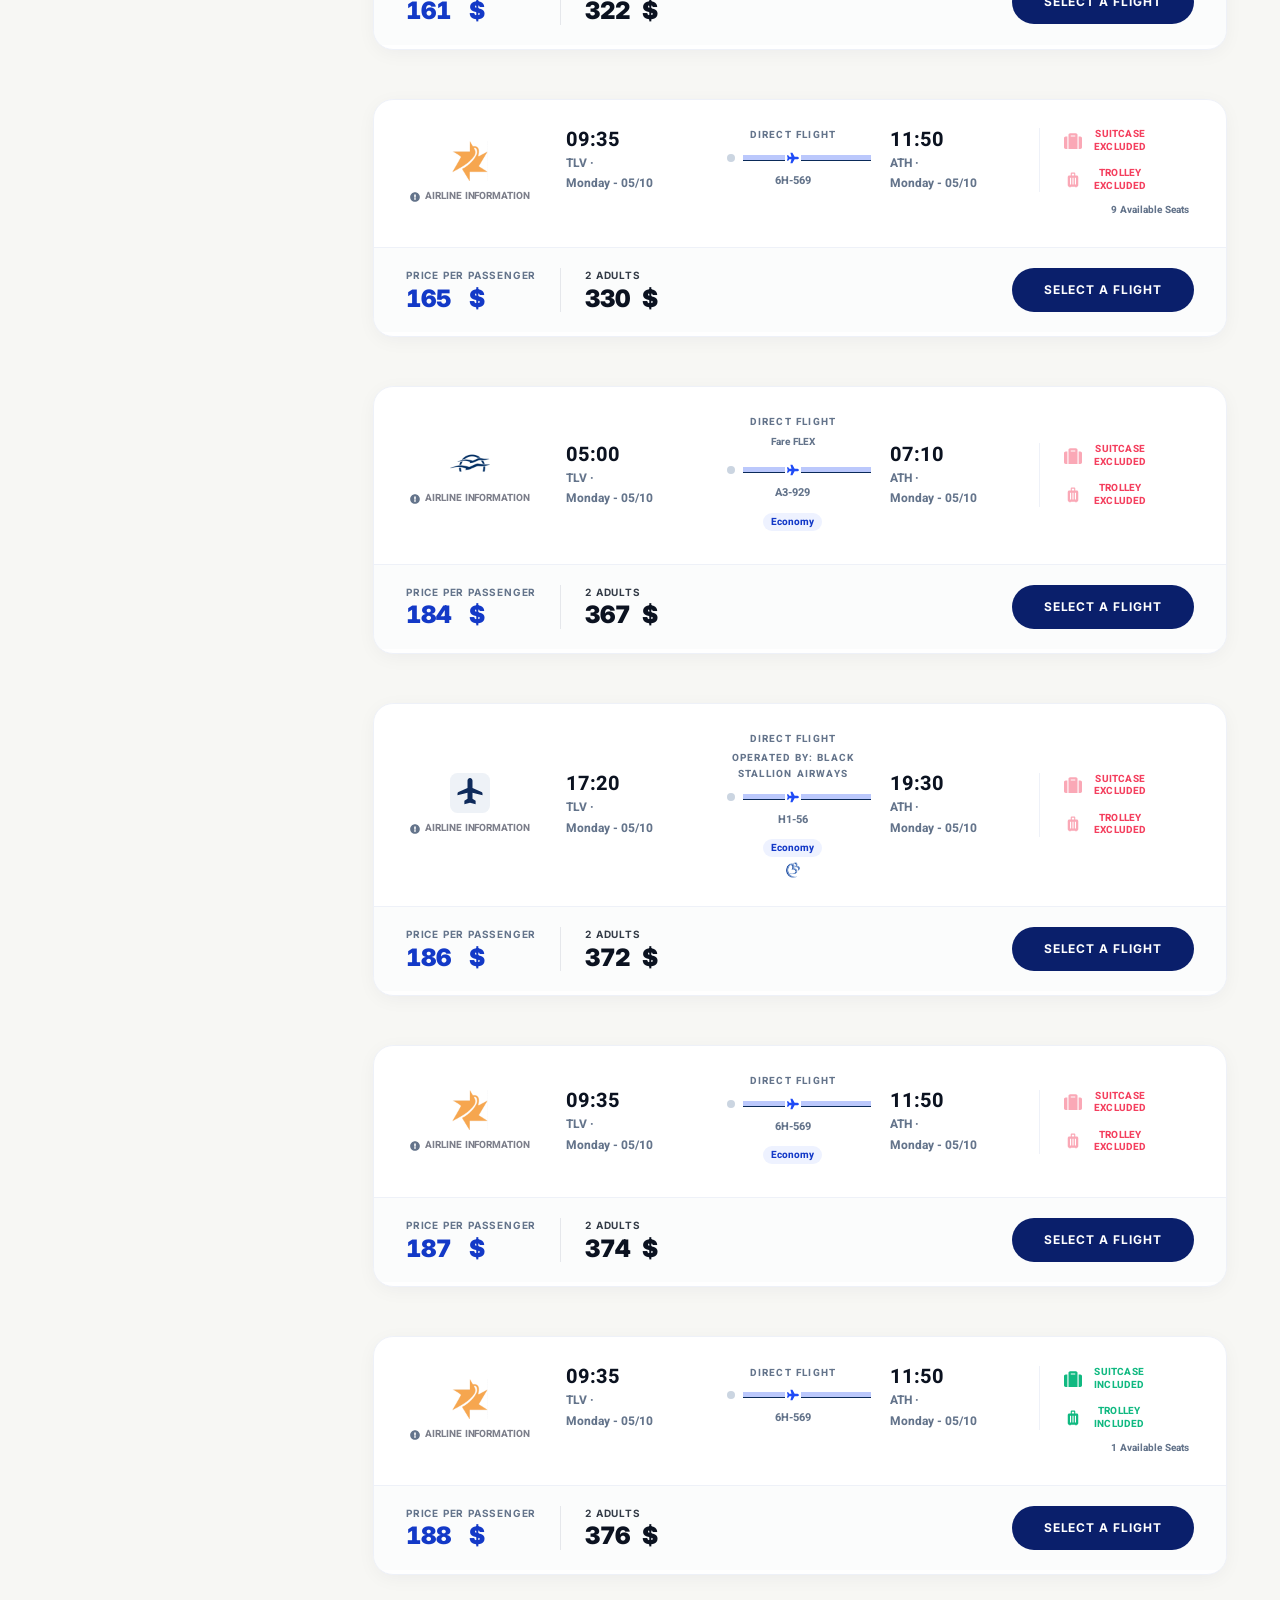
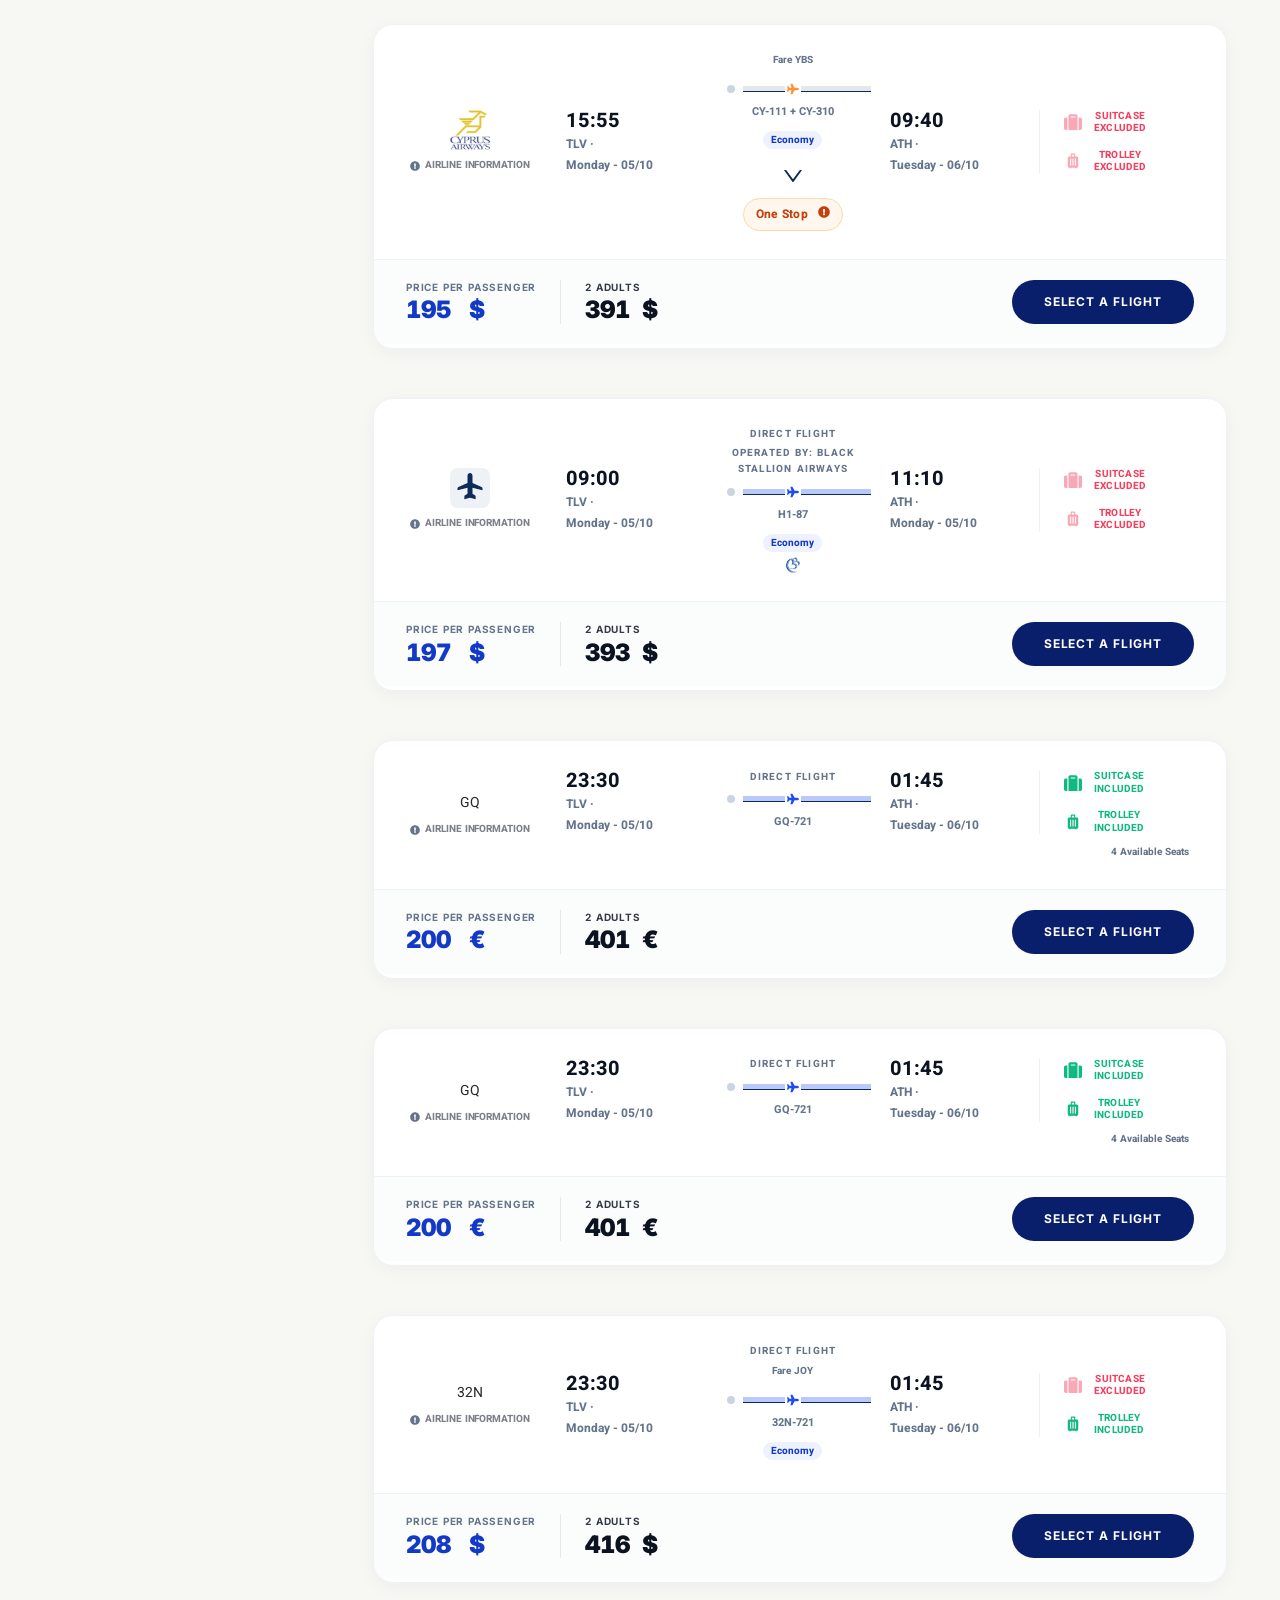
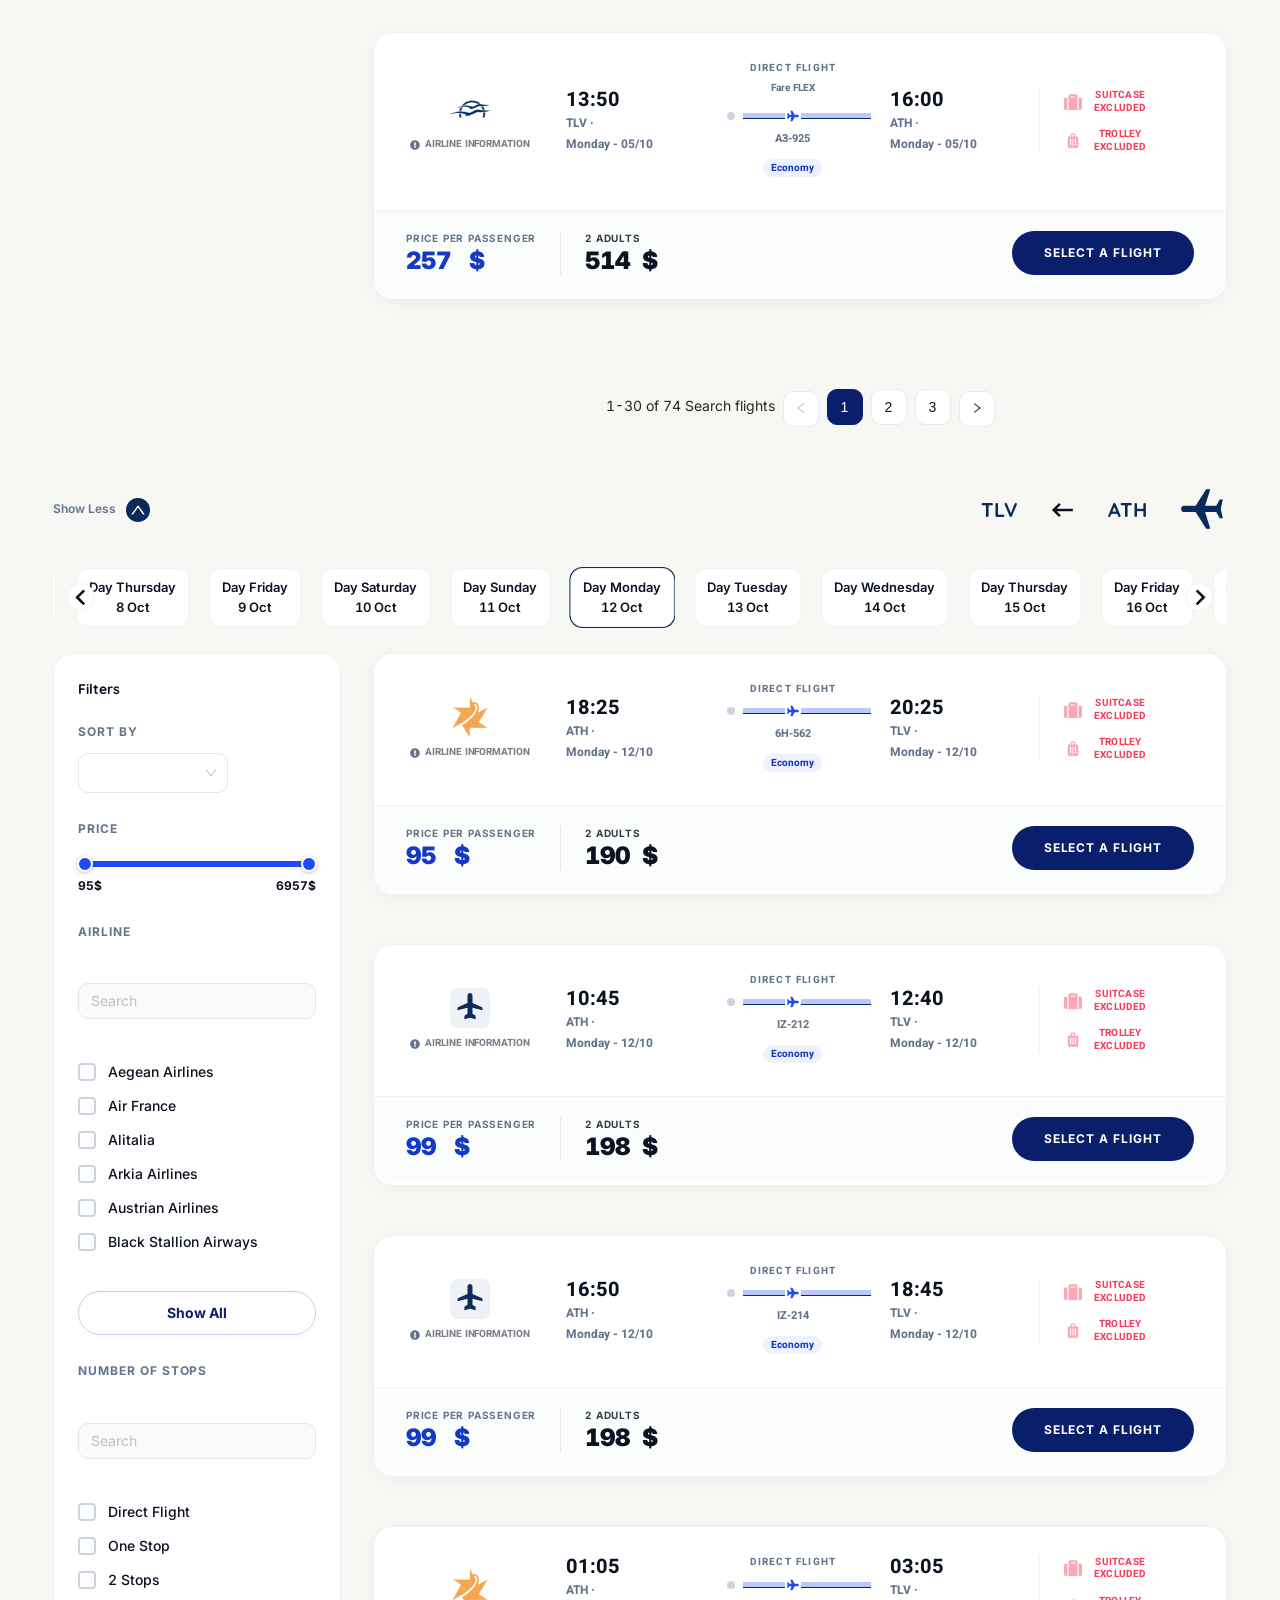
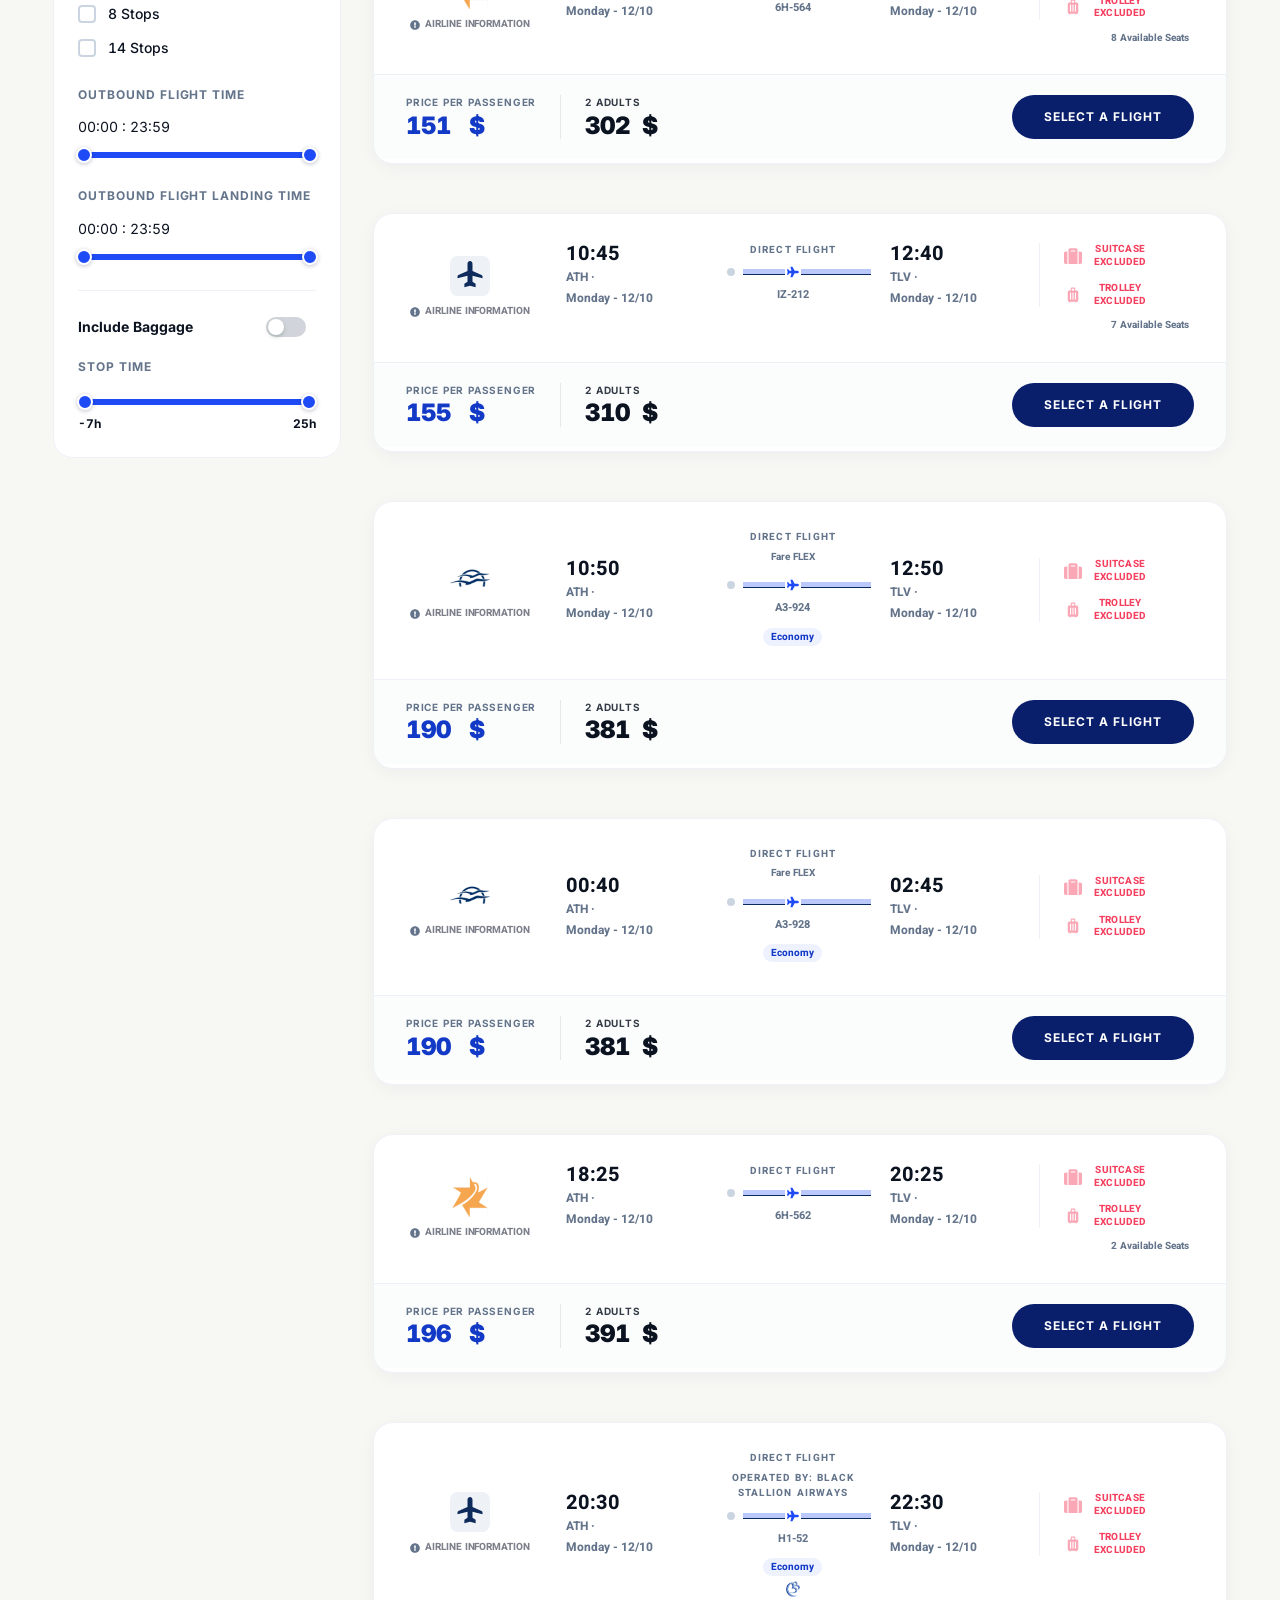
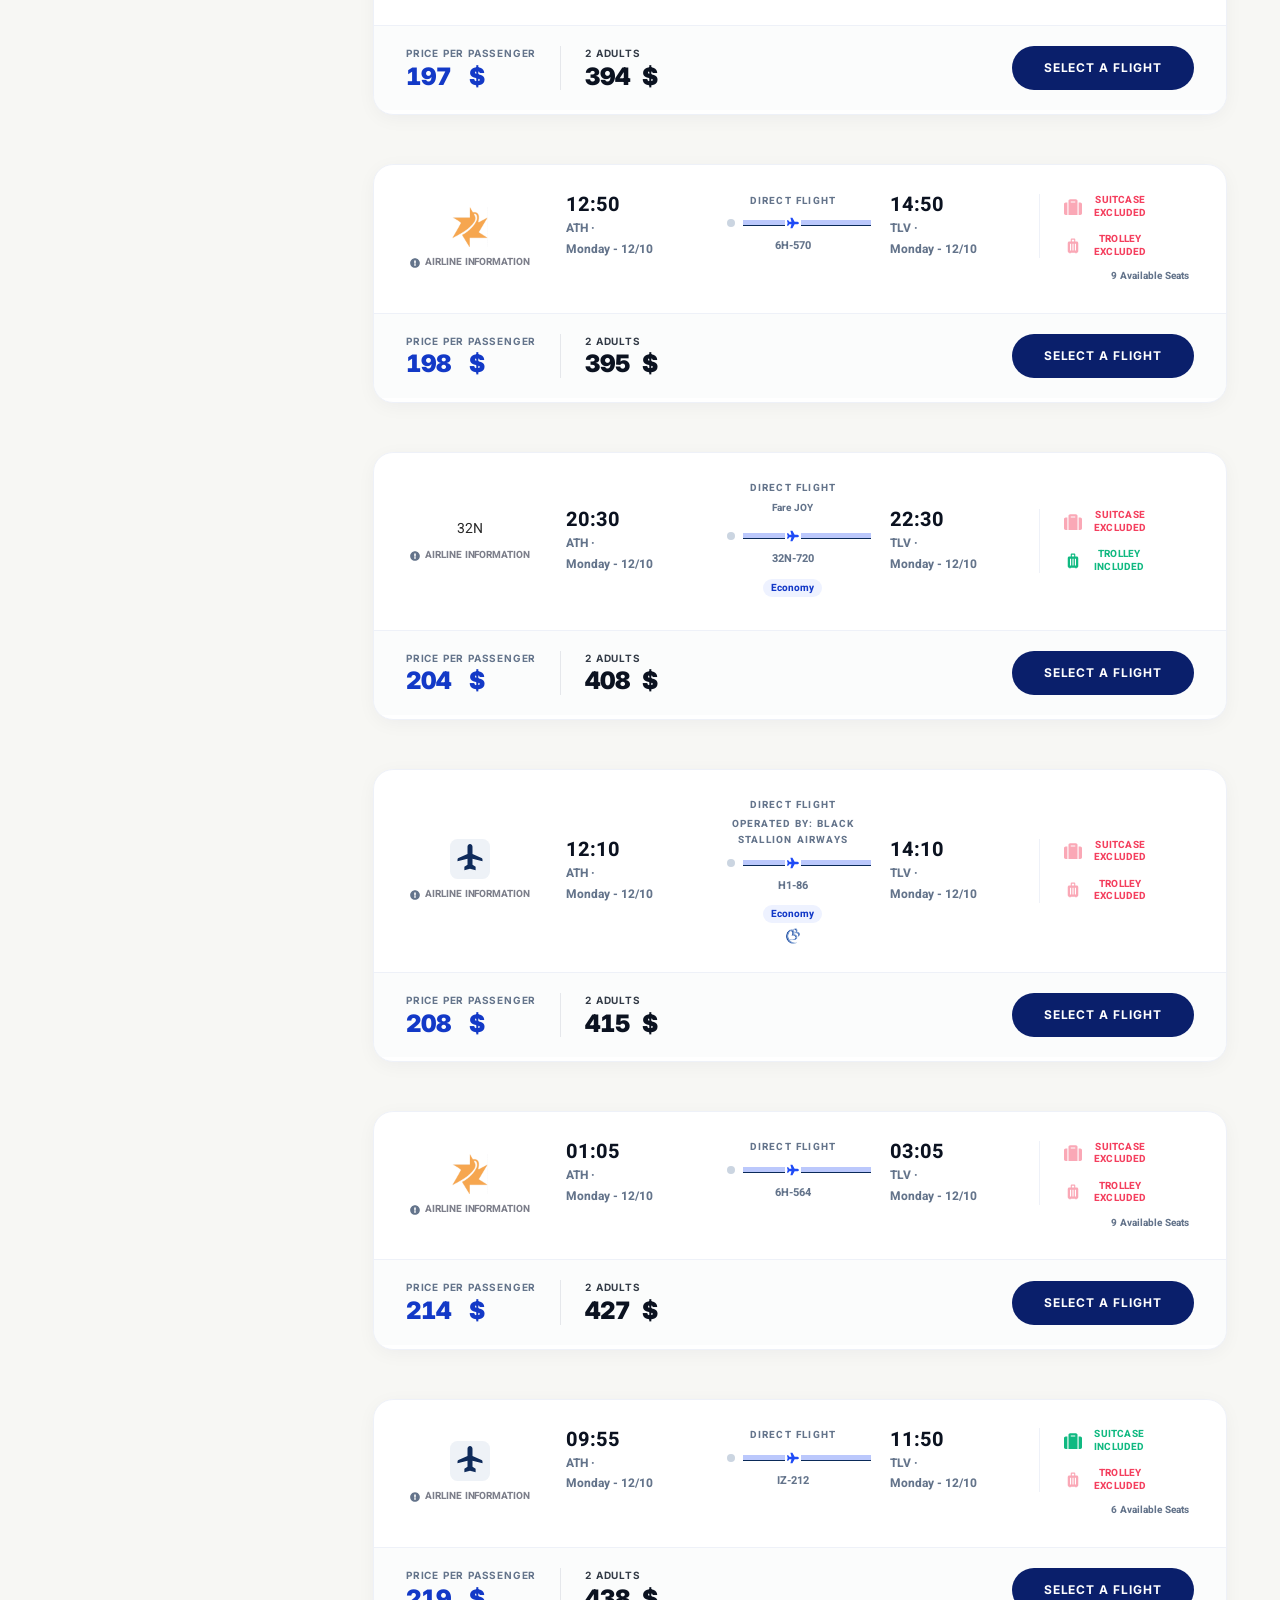
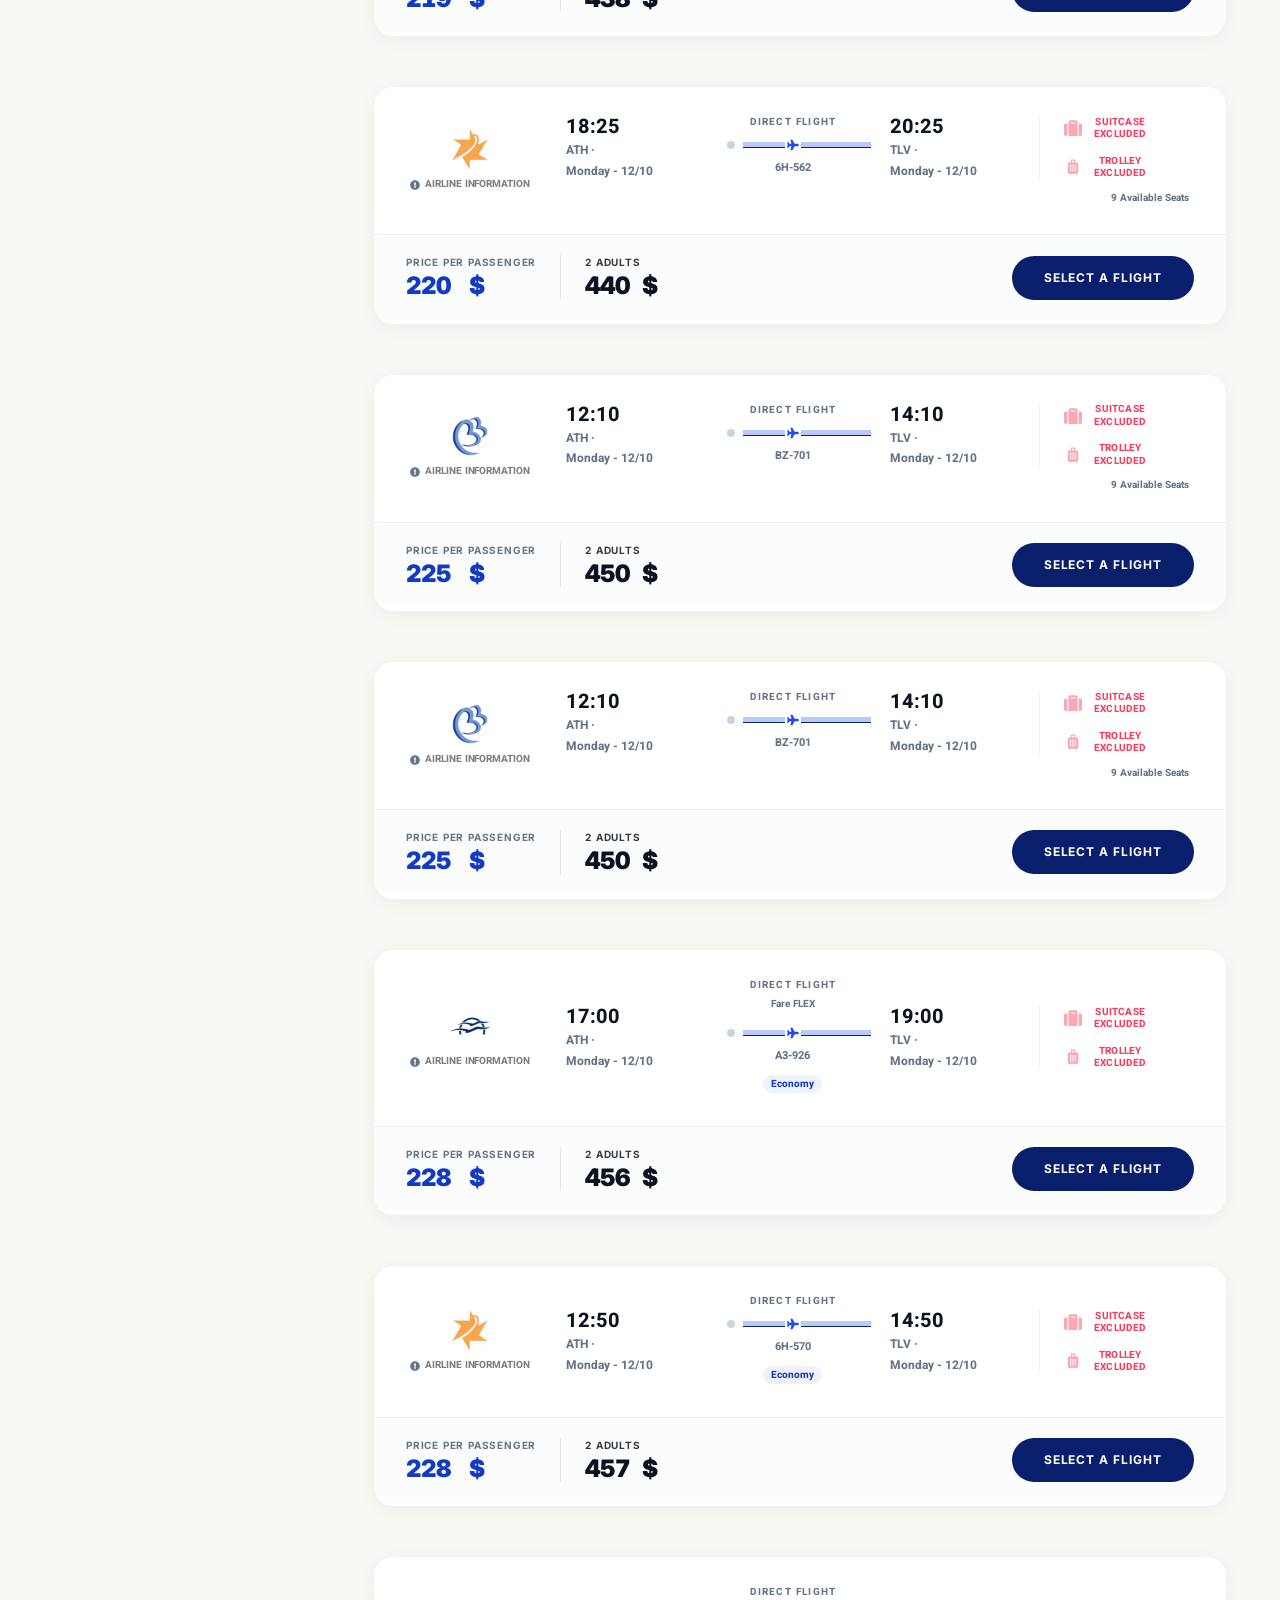
<file: flights.html>
<!DOCTYPE html>
<html lang="en" translate="no" dir="ltr"><head>
    <meta charset="utf-8">
    <meta name="google" content="notranslate">
    <link rel="icon" href="https://stg-files-upload.s3.eu-central-1.amazonaws.com/uploads/8/Website/dummy_174161148667cee1debe1159.61305663.png">
    <meta name="viewport" content="width=device-width, initial-scale=1, maximum-scale=1.0">
    <meta name="theme-color" content="#000000">

    <!-- Leaflet CSS -->
    

    <!-- <link rel="stylesheet" href="//cdnjs.cloudflare.com/ajax/libs/leaflet.draw/1.0.4/leaflet.draw.css" /> -->

    <!-- Make sure you put this AFTER Leaflet's CSS -->
    <!-- <script
      src="https://unpkg.com/leaflet@1.9.4/dist/leaflet.js"
      integrity="sha256-20nQCchB9co0qIjJZRGuk2/Z9VM+kNiyxNV1lvTlZBo="
      crossorigin=""
    ></script> -->

    <!--
      manifest.json provides metadata used when your web app is installed on a
      user's mobile device or desktop. See https://developers.google.com/web/fundamentals/web-app-manifest/
    -->
    <!-- Concept typography: Inter (body, Hebrew+Latin), Archivo Black (display), Quicksand (round),
         Rubik (Hebrew display/round fallback — Archivo Black and Quicksand are Latin-only). -->
    <link rel="preconnect" href="https://fonts.googleapis.com">
    <link rel="preconnect" href="https://fonts.gstatic.com" crossorigin="">
    <link href="https://fonts.googleapis.com/css2?family=Inter:wght@400;500;600;700;800;900&amp;family=Archivo+Black&amp;family=Quicksand:wght@500;600;700&amp;family=Rubik:wght@500;600;700;800;900&amp;display=swap" rel="stylesheet">
    <link rel="manifest" href="/manifest.json">
    <!--
      Notice the use of  in the tags above.
      It will be replaced with the URL of the `public` folder during the build.
      Only files inside the `public` folder can be referenced from the HTML.

      Unlike "/favicon.ico" or "favicon.ico", "/favicon.ico" will
      work correctly both with client-side routing and a non-root public URL.
      Learn how to configure a non-root public URL by running `npm run build`.
    -->
  <title>Tazo Playground</title><link rel="stylesheet" href="/site.css?v=63443a86">
<link rel="stylesheet" href="/showcase.css?v=1890e10e">
</head>
  <body data-showcase="1" data-vpfsize="0" data-vplspacing="0" data-vpwspacing="0" data-vpimgalt="0"><nav id="vplugin-top-hidden-link"></nav>
    
    <div id="root"><div class="App direction-ltr b2c-sky360 is-concept-demo" id="App" dir="ltr"><div id="ShoppingCart" class="shopping_cart  concept-cart-drawer"><div class="header header-closed"><svg xmlns="http://www.w3.org/2000/svg" id="Capa_1" enable-background="new 0 0 512 512" height="512" viewBox="0 0 512 512" width="512" class="shopping-cart-svg"><path d="m83.191 496.616c-.104 4.043 1.431 7.958 4.254 10.854s6.697 4.53 10.742 4.53h315.627c4.045 0 7.918-1.633 10.741-4.53s4.357-6.811 4.254-10.854l-1.014-39.616h-343.59z"></path><path d="m419.215 121.685c-.208-8.132-6.86-14.616-14.995-14.616h-66.72v-25.569c0-44.939-36.561-81.5-81.5-81.5s-81.5 36.561-81.5 81.5v25.569h-66.72c-8.135 0-14.787 6.484-14.995 14.616l-7.812 305.315h342.055zm-214.715-40.185c0-28.397 23.103-51.5 51.5-51.5s51.5 23.103 51.5 51.5v25.569h-103zm122.186 245.842c-2.859 4.49-7.711 6.944-12.666 6.944-2.758 0-5.546-.759-8.044-2.35l-34.976-22.275v28.757l15.604 15.604c5.858 5.858 5.858 15.355 0 21.213-2.929 2.928-6.769 4.393-10.606 4.393-3.839 0-7.678-1.464-10.606-4.394l-9.392-9.39-9.391 9.391c-5.857 5.858-15.355 5.858-21.213 0s-5.858-15.355 0-21.213l15.604-15.604v-28.757l-34.976 22.275c-2.497 1.591-5.287 2.35-8.044 2.35-4.955 0-9.806-2.454-12.666-6.944-4.45-6.987-2.393-16.259 4.595-20.709l51.091-32.539v-46.562c0-8.284 6.716-15 15-15s15 6.716 15 15v46.562l51.091 32.539c6.987 4.45 9.045 13.721 4.595 20.709z"></path></svg><div>My vacation</div></div></div><button class="bot-fab " aria-label="Chat"><svg stroke="currentColor" fill="currentColor" stroke-width="0" viewBox="0 0 512 512" height="26" width="26" xmlns="http://www.w3.org/2000/svg"><path fill="none" stroke-linecap="round" stroke-miterlimit="10" stroke-width="32" d="M431 320.6c-1-3.6 1.2-8.6 3.3-12.2a33.68 33.68 0 012.1-3.1A162 162 0 00464 215c.3-92.2-77.5-167-173.7-167-83.9 0-153.9 57.1-170.3 132.9a160.7 160.7 0 00-3.7 34.2c0 92.3 74.8 169.1 171 169.1 15.3 0 35.9-4.6 47.2-7.7s22.5-7.2 25.4-8.3a26.44 26.44 0 019.3-1.7 26 26 0 0110.1 2l56.7 20.1a13.52 13.52 0 003.9 1 8 8 0 008-8 12.85 12.85 0 00-.5-2.7z"></path><path fill="none" stroke-linecap="round" stroke-miterlimit="10" stroke-width="32" d="M66.46 232a146.23 146.23 0 006.39 152.67c2.31 3.49 3.61 6.19 3.21 8s-11.93 61.87-11.93 61.87a8 8 0 002.71 7.68A8.17 8.17 0 0072 464a7.26 7.26 0 002.91-.6l56.21-22a15.7 15.7 0 0112 .2c18.94 7.38 39.88 12 60.83 12A159.21 159.21 0 00284 432.11"></path></svg></button><div class="app-wrapper "><div id="Header_dup-layout-wrapper" class="Header_dup"><div class="EDIT-LAYOUT  ONLY-EDIT  "><header class="header-nav " id="header"><div class="header-wrapper"><div class="header-set-3"><div class="header-links header-links-set-3 header-set-3__utility"><div class="customer-support trigger-button"><svg xmlns="http://www.w3.org/2000/svg" width="20px" height="20px" viewBox="0 0 168 156" version="1.1"><g id="#00cbffff"><path fill="var(--primary-color)" opacity="1.00" d=" M 85.98 4.98 C 96.75 -0.27 109.61 -1.07 120.91 2.94 C 133.95 7.35 144.65 18.07 149.12 31.08 C 153.22 42.61 152.38 55.80 146.82 66.71 C 141.27 77.92 130.90 86.61 118.88 90.09 C 105.83 93.99 91.10 91.70 79.92 83.88 C 73.40 86.48 66.87 89.04 60.38 91.71 C 63.09 85.22 65.62 78.66 68.24 72.13 C 59.84 60.33 57.88 44.38 62.78 30.79 C 66.75 19.59 75.26 10.11 85.98 4.98 M 79.16 40.25 C 74.81 41.99 73.94 48.53 77.79 51.27 C 81.48 54.59 87.96 51.83 88.39 46.97 C 89.18 42.18 83.50 37.91 79.16 40.25 M 103.24 40.24 C 98.89 41.94 97.95 48.49 101.80 51.24 C 105.49 54.61 112.02 51.84 112.44 46.95 C 113.20 42.18 107.57 37.93 103.24 40.24 M 127.17 40.29 C 122.91 42.04 122.04 48.49 125.82 51.22 C 129.49 54.62 136.02 51.85 136.48 46.99 C 137.29 42.16 131.51 37.85 127.17 40.29 Z"></path><path fill="var(--primary-color)" opacity="1.00" d=" M 151.56 21.65 C 160.85 28.95 166.64 40.26 168.00 51.92 L 168.00 62.36 C 166.91 69.70 164.31 76.81 160.08 82.93 C 162.93 89.04 164.68 95.66 168.00 101.52 L 168.00 101.89 C 161.34 100.08 155.08 97.07 148.69 94.53 C 140.49 99.81 130.86 103.06 121.04 102.59 C 115.06 102.62 109.39 100.61 103.67 99.17 C 103.59 98.69 103.53 98.21 103.48 97.74 C 125.08 99.88 146.51 85.37 154.23 65.34 C 159.78 51.35 159.05 34.79 151.56 21.65 Z"></path><path fill="var(--primary-color)" opacity="1.00" d=" M 9.69 46.76 C 12.76 44.37 15.73 40.96 19.97 41.05 C 23.08 40.92 26.06 42.58 27.79 45.13 C 32.12 51.21 36.43 57.31 40.71 63.43 C 42.81 66.32 43.24 70.35 41.48 73.51 C 39.36 77.48 37.03 81.33 34.70 85.17 C 44.61 98.70 56.67 110.60 70.07 120.65 C 74.45 118.30 78.55 115.41 83.09 113.38 C 86.91 111.71 90.94 113.69 93.95 116.04 C 99.42 119.95 104.95 123.76 110.39 127.70 C 114.30 130.31 115.67 136.07 113.00 140.03 C 110.22 144.14 106.83 147.82 103.42 151.42 C 101.32 153.73 98.53 156.30 95.12 155.47 C 73.31 150.80 54.06 138.08 38.00 122.99 C 20.39 105.95 5.34 84.92 0.00 60.65 L 0.00 56.95 C 2.28 52.78 6.25 49.92 9.69 46.76 Z"></path></g></svg>Customer Service</div><div class="site-lang  "><span role="img" aria-label="global" class="anticon anticon-global language-selector-globe"><svg viewBox="64 64 896 896" focusable="false" data-icon="global" width="1em" height="1em" fill="currentColor" aria-hidden="true"><path d="M854.4 800.9c.2-.3.5-.6.7-.9C920.6 722.1 960 621.7 960 512s-39.4-210.1-104.8-288c-.2-.3-.5-.5-.7-.8-1.1-1.3-2.1-2.5-3.2-3.7-.4-.5-.8-.9-1.2-1.4l-4.1-4.7-.1-.1c-1.5-1.7-3.1-3.4-4.6-5.1l-.1-.1c-3.2-3.4-6.4-6.8-9.7-10.1l-.1-.1-4.8-4.8-.3-.3c-1.5-1.5-3-2.9-4.5-4.3-.5-.5-1-1-1.6-1.5-1-1-2-1.9-3-2.8-.3-.3-.7-.6-1-1C736.4 109.2 629.5 64 512 64s-224.4 45.2-304.3 119.2c-.3.3-.7.6-1 1-1 .9-2 1.9-3 2.9-.5.5-1 1-1.6 1.5-1.5 1.4-3 2.9-4.5 4.3l-.3.3-4.8 4.8-.1.1c-3.3 3.3-6.5 6.7-9.7 10.1l-.1.1c-1.6 1.7-3.1 3.4-4.6 5.1l-.1.1c-1.4 1.5-2.8 3.1-4.1 4.7-.4.5-.8.9-1.2 1.4-1.1 1.2-2.1 2.5-3.2 3.7-.2.3-.5.5-.7.8C103.4 301.9 64 402.3 64 512s39.4 210.1 104.8 288c.2.3.5.6.7.9l3.1 3.7c.4.5.8.9 1.2 1.4l4.1 4.7c0 .1.1.1.1.2 1.5 1.7 3 3.4 4.6 5l.1.1c3.2 3.4 6.4 6.8 9.6 10.1l.1.1c1.6 1.6 3.1 3.2 4.7 4.7l.3.3c3.3 3.3 6.7 6.5 10.1 9.6 80.1 74 187 119.2 304.5 119.2s224.4-45.2 304.3-119.2a300 300 0 0010-9.6l.3-.3c1.6-1.6 3.2-3.1 4.7-4.7l.1-.1c3.3-3.3 6.5-6.7 9.6-10.1l.1-.1c1.5-1.7 3.1-3.3 4.6-5 0-.1.1-.1.1-.2 1.4-1.5 2.8-3.1 4.1-4.7.4-.5.8-.9 1.2-1.4a99 99 0 003.3-3.7zm4.1-142.6c-13.8 32.6-32 62.8-54.2 90.2a444.07 444.07 0 00-81.5-55.9c11.6-46.9 18.8-98.4 20.7-152.6H887c-3 40.9-12.6 80.6-28.5 118.3zM887 484H743.5c-1.9-54.2-9.1-105.7-20.7-152.6 29.3-15.6 56.6-34.4 81.5-55.9A373.86 373.86 0 01887 484zM658.3 165.5c39.7 16.8 75.8 40 107.6 69.2a394.72 394.72 0 01-59.4 41.8c-15.7-45-35.8-84.1-59.2-115.4 3.7 1.4 7.4 2.9 11 4.4zm-90.6 700.6c-9.2 7.2-18.4 12.7-27.7 16.4V697a389.1 389.1 0 01115.7 26.2c-8.3 24.6-17.9 47.3-29 67.8-17.4 32.4-37.8 58.3-59 75.1zm59-633.1c11 20.6 20.7 43.3 29 67.8A389.1 389.1 0 01540 327V141.6c9.2 3.7 18.5 9.1 27.7 16.4 21.2 16.7 41.6 42.6 59 75zM540 640.9V540h147.5c-1.6 44.2-7.1 87.1-16.3 127.8l-.3 1.2A445.02 445.02 0 00540 640.9zm0-156.9V383.1c45.8-2.8 89.8-12.5 130.9-28.1l.3 1.2c9.2 40.7 14.7 83.5 16.3 127.8H540zm-56 56v100.9c-45.8 2.8-89.8 12.5-130.9 28.1l-.3-1.2c-9.2-40.7-14.7-83.5-16.3-127.8H484zm-147.5-56c1.6-44.2 7.1-87.1 16.3-127.8l.3-1.2c41.1 15.6 85 25.3 130.9 28.1V484H336.5zM484 697v185.4c-9.2-3.7-18.5-9.1-27.7-16.4-21.2-16.7-41.7-42.7-59.1-75.1-11-20.6-20.7-43.3-29-67.8 37.2-14.6 75.9-23.3 115.8-26.1zm0-370a389.1 389.1 0 01-115.7-26.2c8.3-24.6 17.9-47.3 29-67.8 17.4-32.4 37.8-58.4 59.1-75.1 9.2-7.2 18.4-12.7 27.7-16.4V327zM365.7 165.5c3.7-1.5 7.3-3 11-4.4-23.4 31.3-43.5 70.4-59.2 115.4-21-12-40.9-26-59.4-41.8 31.8-29.2 67.9-52.4 107.6-69.2zM165.5 365.7c13.8-32.6 32-62.8 54.2-90.2 24.9 21.5 52.2 40.3 81.5 55.9-11.6 46.9-18.8 98.4-20.7 152.6H137c3-40.9 12.6-80.6 28.5-118.3zM137 540h143.5c1.9 54.2 9.1 105.7 20.7 152.6a444.07 444.07 0 00-81.5 55.9A373.86 373.86 0 01137 540zm228.7 318.5c-39.7-16.8-75.8-40-107.6-69.2 18.5-15.8 38.4-29.7 59.4-41.8 15.7 45 35.8 84.1 59.2 115.4-3.7-1.4-7.4-2.9-11-4.4zm292.6 0c-3.7 1.5-7.3 3-11 4.4 23.4-31.3 43.5-70.4 59.2-115.4 21 12 40.9 26 59.4 41.8a373.81 373.81 0 01-107.6 69.2z"></path></svg></span><div class="ant-select ant-select-borderless language-selector  ant-select-single ant-select-show-arrow"><div class="ant-select-selector"><span class="ant-select-selection-search"><input type="search" autocomplete="off" class="ant-select-selection-search-input" role="combobox" aria-expanded="false" aria-haspopup="listbox" aria-owns="rc_select_0_list" aria-autocomplete="list" aria-controls="rc_select_0_list" aria-activedescendant="rc_select_0_list_0" readonly="" unselectable="on" value="" id="rc_select_0" style="opacity: 0;"></span><span class="ant-select-selection-item" title="English">English</span></div><span class="ant-select-arrow" unselectable="on" aria-hidden="true" style="user-select: none;"><span role="img" aria-label="down" class="anticon anticon-down ant-select-suffix"><svg viewBox="64 64 896 896" focusable="false" data-icon="down" width="1em" height="1em" fill="currentColor" aria-hidden="true"><path d="M884 256h-75c-5.1 0-9.9 2.5-12.9 6.6L512 654.2 227.9 262.6c-3-4.1-7.8-6.6-12.9-6.6h-75c-6.5 0-10.3 7.4-6.5 12.7l352.6 486.1c12.8 17.6 39 17.6 51.7 0l352.6-486.1c3.9-5.3.1-12.7-6.4-12.7z"></path></svg></span></span></div></div></div><div class="header-links header-links-set-3 header-set-3__main"><div class="header-set-3__brand"><a class="bold logo" href="index.html"><img src="/assets/images/sky360/sky360-logo.png" alt="logo"></a></div><nav class="header-set-3__nav" aria-label="main"><a class="false false" href="flights.html">Home</a><a class="false false" href="flights.html">Packages</a><a class="false false" href="flights.html">Flights</a><a class="false false" href="flights.html">Hotels</a><a class="false false" href="flights.html">Attractions</a><a class="false false" href="flights.html">Contact Us</a></nav><div class="header-set-3__account"><button type="button" id="obs-cart-trigger" class="concept-cart-trigger" aria-label="My vacation" aria-expanded="false"><span class="concept-cart-trigger__icon"><svg stroke="currentColor" fill="currentColor" stroke-width="0" viewBox="0 0 448 512" aria-hidden="true" height="1em" width="1em" xmlns="http://www.w3.org/2000/svg"><path d="M352 160v-32C352 57.42 294.579 0 224 0 153.42 0 96 57.42 96 128v32H0v272c0 44.183 35.817 80 80 80h288c44.183 0 80-35.817 80-80V160h-96zm-192-32c0-35.29 28.71-64 64-64s64 28.71 64 64v32H160v-32zm160 120c-13.255 0-24-10.745-24-24s10.745-24 24-24 24 10.745 24 24-10.745 24-24 24zm-192 0c-13.255 0-24-10.745-24-24s10.745-24 24-24 24 10.745 24 24-10.745 24-24 24z"></path></svg></span><span class="concept-cart-trigger__label">My vacation</span></button></div></div></div></div><div class="burger-menu"><div class="menu"><svg stroke="currentColor" fill="none" stroke-width="0" viewBox="0 0 24 24" cursor="pointer" height="37" width="37" xmlns="http://www.w3.org/2000/svg"><path d="M2 6C2 5.44772 2.44772 5 3 5H21C21.5523 5 22 5.44772 22 6C22 6.55228 21.5523 7 21 7H3C2.44772 7 2 6.55228 2 6Z" fill="currentColor"></path><path d="M2 12.0322C2 11.4799 2.44772 11.0322 3 11.0322H21C21.5523 11.0322 22 11.4799 22 12.0322C22 12.5845 21.5523 13.0322 21 13.0322H3C2.44772 13.0322 2 12.5845 2 12.0322Z" fill="currentColor"></path><path d="M3 17.0645C2.44772 17.0645 2 17.5122 2 18.0645C2 18.6167 2.44772 19.0645 3 19.0645H21C21.5523 19.0645 22 18.6167 22 18.0645C22 17.5122 21.5523 17.0645 21 17.0645H3Z" fill="currentColor"></path></svg><a href="index.html"><img src="/assets/images/sky360/sky360-logo.png"></a><span class="shopping-cart-icon-wrapper"><span class="ant-badge"><svg stroke="currentColor" fill="none" stroke-width="0" viewBox="0 0 24 24" cursor="pointer" height="37" width="37" xmlns="http://www.w3.org/2000/svg"><path fill-rule="evenodd" clip-rule="evenodd" d="M5.79166 2H1V4H4.2184L6.9872 16.6776H7V17H20V16.7519L22.1932 7.09095L22.5308 6H6.6552L6.08485 3.38852L5.79166 2ZM19.9869 8H7.092L8.62081 15H18.3978L19.9869 8Z" fill="currentColor"></path><path d="M10 22C11.1046 22 12 21.1046 12 20C12 18.8954 11.1046 18 10 18C8.89543 18 8 18.8954 8 20C8 21.1046 8.89543 22 10 22Z" fill="currentColor"></path><path d="M19 20C19 21.1046 18.1046 22 17 22C15.8954 22 15 21.1046 15 20C15 18.8954 15.8954 18 17 18C18.1046 18 19 18.8954 19 20Z" fill="currentColor"></path></svg></span></span></div></div></header></div></div><div id="SwitchDatePicker-wrapper"><div class="ProductFilterFlightSearchPage"><div class="switch-date-picker-wrapper " style="background-image: url(&quot;/img/1e5df6033ffc9b6a.png&quot;);"><div class="hero-heading"><h1 class="title">Go anywhere</h1><p class="subtitle">Your next escape, priced honestly and ready to book in minutes.</p></div><div class="switch-date-picker content-wrapper"><div id="obs-main-tabs"><div class="search-switcher"><div class="ant-row" style="margin-left: -25px; margin-right: -25px; row-gap: 50px;"><div class="ant-col" style="padding-left: 25px; padding-right: 25px;"><div id="obs-main-tab-flights" class="option option-selected"><svg stroke="currentColor" fill="currentColor" stroke-width="0" viewBox="0 0 640 512" height="1em" width="1em" xmlns="http://www.w3.org/2000/svg"><path d="M624 448H16c-8.84 0-16 7.16-16 16v32c0 8.84 7.16 16 16 16h608c8.84 0 16-7.16 16-16v-32c0-8.84-7.16-16-16-16zM80.55 341.27c6.28 6.84 15.1 10.72 24.33 10.71l130.54-.18a65.62 65.62 0 0 0 29.64-7.12l290.96-147.65c26.74-13.57 50.71-32.94 67.02-58.31 18.31-28.48 20.3-49.09 13.07-63.65-7.21-14.57-24.74-25.27-58.25-27.45-29.85-1.94-59.54 5.92-86.28 19.48l-98.51 49.99-218.7-82.06a17.799 17.799 0 0 0-18-1.11L90.62 67.29c-10.67 5.41-13.25 19.65-5.17 28.53l156.22 98.1-103.21 52.38-72.35-36.47a17.804 17.804 0 0 0-16.07.02L9.91 230.22c-10.44 5.3-13.19 19.12-5.57 28.08l76.21 82.97z"></path></svg><span class="option-name">Search flights</span></div></div></div></div></div><div id="obs-main-form"><div class="flight-search" id="obs-flt-form"><div class="ant-row ant-row-middle" style="margin-left: -5px; margin-right: -5px; row-gap: 15px;"><div id="obs-flt-trip-type" class="ant-col ant-col-xs-24 ant-col-md-11" style="padding-left: 5px; padding-right: 5px;"><div class="flight-toolbar-selects"><div class="flight-toolbar-select"><label class="flight-toolbar-select-label" for="flight-trip-type-select">Trip type</label><div class="ant-select ant-select-borderless flight-toolbar-antd-select ant-select-single ant-select-show-arrow"><div class="ant-select-selector"><span class="ant-select-selection-search"><input type="search" id="flight-trip-type-select" autocomplete="off" class="ant-select-selection-search-input" role="combobox" aria-haspopup="listbox" aria-owns="flight-trip-type-select_list" aria-autocomplete="list" aria-controls="flight-trip-type-select_list" aria-activedescendant="flight-trip-type-select_list_0" readonly="" unselectable="on" value="" style="opacity: 0;"></span><span class="ant-select-selection-item" title="Round trip">Round trip</span></div><span class="ant-select-arrow" unselectable="on" aria-hidden="true" style="user-select: none;"><svg stroke="currentColor" fill="currentColor" stroke-width="0" viewBox="0 0 512 512" height="1em" width="1em" xmlns="http://www.w3.org/2000/svg"><path d="M256 294.1L383 167c9.4-9.4 24.6-9.4 33.9 0s9.3 24.6 0 34L273 345c-9.1 9.1-23.7 9.3-33.1.7L95 201.1c-4.7-4.7-7-10.9-7-17s2.3-12.3 7-17c9.4-9.4 24.6-9.4 33.9 0l127.1 127z"></path></svg></span></div></div><div class="flight-toolbar-select"><label class="flight-toolbar-select-label" for="flight-cabin-select">Class</label><div class="ant-select ant-select-borderless flight-toolbar-antd-select ant-select-single ant-select-show-arrow"><div class="ant-select-selector"><span class="ant-select-selection-search"><input type="search" id="flight-cabin-select" autocomplete="off" class="ant-select-selection-search-input" role="combobox" aria-haspopup="listbox" aria-owns="flight-cabin-select_list" aria-autocomplete="list" aria-controls="flight-cabin-select_list" aria-activedescendant="flight-cabin-select_list_0" readonly="" unselectable="on" value="" style="opacity: 0;"></span><span class="ant-select-selection-item" title="Economy">Economy</span></div><span class="ant-select-arrow" unselectable="on" aria-hidden="true" style="user-select: none;"><svg stroke="currentColor" fill="currentColor" stroke-width="0" viewBox="0 0 512 512" height="1em" width="1em" xmlns="http://www.w3.org/2000/svg"><path d="M256 294.1L383 167c9.4-9.4 24.6-9.4 33.9 0s9.3 24.6 0 34L273 345c-9.1 9.1-23.7 9.3-33.1.7L95 201.1c-4.7-4.7-7-10.9-7-17s2.3-12.3 7-17c9.4-9.4 24.6-9.4 33.9 0l127.1 127z"></path></svg></span></div></div></div></div><div id="obs-flt-direct" class="ant-col direct-flight-switcher ant-col-xs-12 ant-col-md-5" style="padding-left: 5px; padding-right: 5px;"><button type="button" role="switch" aria-checked="false" class="ant-switch flight-switch"><div class="ant-switch-handle"></div><span class="ant-switch-inner"></span></button><label>Direct Flight</label></div><div id="obs-flt-pax" class="ant-col ant-col-xs-12 ant-col-md-7" style="padding-left: 5px; padding-right: 5px;"><div class="passenger-display-wrapper "><div class="passenger-display"><div>Passengers</div><div class="passengers-count"><span>2 Adults</span><span>0 Child</span><span>0 Infant</span></div></div></div></div></div><br><div class="ant-row ant-row-middle flight-search-input-row" style="margin-left: -5px; margin-right: -5px; row-gap: 30px;"><div id="obs-flt-departure" class="ant-col ant-col-xs-24 ant-col-md-12 ant-col-lg-7" style="padding-left: 5px; padding-right: 5px;"><div class="custom-auto-complete-wrapper"><div class="custom-auto-complete" style="width: 100%;"><span class="placeholder">Departure</span><div class="ant-select ant-select-auto-complete ant-select-single ant-select-customize-input ant-select-show-search" style="min-width: unset;"><div class="ant-select-selector"><span class="ant-select-selection-search"><div type="search" autocomplete="off" class="ant-select-selection-search-input" role="combobox" aria-haspopup="listbox" aria-owns="rc_select_3_list" aria-autocomplete="list" aria-controls="rc_select_3_list" aria-activedescendant="rc_select_3_list_0" value="" id="rc_select_3"><div class="auto-complete-airport-element "><div class="type-icon-wrapper"></div><div class="element-info-wrapper"><span class="name">(TLV) תל אביב</span></div></div></div></span><span class="ant-select-selection-placeholder"></span></div></div></div></div></div><span class="swap-airports-icon"><svg xmlns="http://www.w3.org/2000/svg" width="156pt" height="74pt" viewBox="0 0 156 74" version="1.1" class="single-arrow"><g id="#00b6e4ff"><path fill="#00b6e4" opacity="1.00" d=" M 35.23 0.00 L 38.61 0.00 C 40.80 1.39 41.60 4.52 39.44 6.34 C 30.52 15.36 21.51 24.30 12.54 33.28 C 58.72 33.11 104.91 33.27 151.09 33.20 C 152.91 33.00 154.52 33.87 156.00 34.82 L 156.00 38.45 C 155.09 40.36 153.06 40.99 151.08 40.80 C 104.90 40.73 58.72 40.88 12.54 40.73 C 21.51 49.70 30.52 58.64 39.44 67.66 C 41.60 69.46 40.71 72.38 38.84 74.00 L 35.27 74.00 C 26.94 66.26 19.18 57.93 11.02 50.01 C 7.37 45.98 2.82 42.69 0.00 37.95 L 0.00 36.04 C 2.68 31.49 7.03 28.32 10.54 24.47 C 18.84 16.38 26.79 7.93 35.23 0.00 Z"></path></g></svg><svg stroke="currentColor" fill="currentColor" stroke-width="0" viewBox="0 0 16 16" class="double-arrow" height="1em" width="1em" xmlns="http://www.w3.org/2000/svg"><path fill-rule="evenodd" clip-rule="evenodd" d="M4.207 15.061L1 11.854v-.707L4.207 7.94l.707.707-2.353 2.354H15v1H2.56l2.354 2.353-.707.707zm7.586-7L15 4.854v-.707L11.793.94l-.707.707L13.439 4H1v1h12.44l-2.354 2.354.707.707z"></path></svg></span><div id="obs-flt-arrival" class="ant-col ant-col-xs-24 ant-col-md-12 ant-col-lg-7" style="padding-left: 5px; padding-right: 5px;"><div class="custom-auto-complete-wrapper"><div class="custom-auto-complete" style="width: 100%;"><span class="placeholder">Arrival</span><div class="ant-select ant-select-auto-complete ant-select-single ant-select-customize-input ant-select-show-search" style="min-width: unset;"><div class="ant-select-selector"><span class="ant-select-selection-search"><div type="search" autocomplete="off" class="ant-select-selection-search-input" role="combobox" aria-haspopup="listbox" aria-owns="rc_select_4_list" aria-autocomplete="list" aria-controls="rc_select_4_list" aria-activedescendant="rc_select_4_list_0" value="" id="rc_select_4"><div class="auto-complete-airport-element indented"><div class="type-icon-wrapper"><svg stroke="currentColor" fill="none" stroke-width="2" viewBox="0 0 24 24" stroke-linecap="round" stroke-linejoin="round" height="1em" width="1em" xmlns="http://www.w3.org/2000/svg"><desc></desc><path stroke="none" d="M0 0h24v24H0z" fill="none"></path><path d="M16 10h4a2 2 0 0 1 0 4h-4l-4 7h-3l2 -7h-4l-2 2h-3l2 -4l-2 -4h3l2 2h4l-2 -7h3z"></path></svg></div><div class="element-info-wrapper"><span class="name">(ATH) אתונה</span><span class="description">יוון</span></div></div></div></span><span class="ant-select-selection-placeholder"></span></div></div></div><svg xmlns="http://www.w3.org/2000/svg" width="156pt" height="74pt" viewBox="0 0 156 74" version="1.1" class=""><g id="#00b6e4ff"><path fill="#00b6e4" opacity="1.00" d=" M 35.23 0.00 L 38.61 0.00 C 40.80 1.39 41.60 4.52 39.44 6.34 C 30.52 15.36 21.51 24.30 12.54 33.28 C 58.72 33.11 104.91 33.27 151.09 33.20 C 152.91 33.00 154.52 33.87 156.00 34.82 L 156.00 38.45 C 155.09 40.36 153.06 40.99 151.08 40.80 C 104.90 40.73 58.72 40.88 12.54 40.73 C 21.51 49.70 30.52 58.64 39.44 67.66 C 41.60 69.46 40.71 72.38 38.84 74.00 L 35.27 74.00 C 26.94 66.26 19.18 57.93 11.02 50.01 C 7.37 45.98 2.82 42.69 0.00 37.95 L 0.00 36.04 C 2.68 31.49 7.03 28.32 10.54 24.47 C 18.84 16.38 26.79 7.93 35.23 0.00 Z"></path></g></svg></div></div><div id="obs-flt-dates" class="ant-col ant-col-xs-24 ant-col-md-12 ant-col-lg-7" style="padding-left: 20px; padding-right: 5px;"><div class="custom-range-picker-wrapper "><div class="custom-range-picker"><div class="placeholder">Dates selection</div><div class="input"><div class="selected-dates-text has-dates">05/10/2026 - 12/10/2026</div><svg stroke="currentColor" fill="currentColor" stroke-width="0" viewBox="0 0 512 512" class="clear" height="20" width="20" xmlns="http://www.w3.org/2000/svg"><path d="M256 48C140.559 48 48 140.559 48 256c0 115.436 92.559 208 208 208 115.435 0 208-92.564 208-208 0-115.441-92.564-208-208-208zm104.002 282.881l-29.12 29.117L256 285.117l-74.881 74.881-29.121-29.117L226.881 256l-74.883-74.881 29.121-29.116L256 226.881l74.881-74.878 29.12 29.116L285.119 256l74.883 74.881z"></path></svg></div><div class="ant-picker ant-picker-range custom-range-picker"><div class="ant-picker-input ant-picker-input-active"><input readonly="" placeholder="Start date" size="12" autocomplete="off" value="05/10/2026"></div><div class="ant-picker-range-separator"><span aria-label="to" class="ant-picker-separator"><span role="img" aria-label="swap-right" class="anticon anticon-swap-right"><svg viewBox="0 0 1024 1024" focusable="false" data-icon="swap-right" width="1em" height="1em" fill="currentColor" aria-hidden="true"><path d="M873.1 596.2l-164-208A32 32 0 00684 376h-64.8c-6.7 0-10.4 7.7-6.3 13l144.3 183H152c-4.4 0-8 3.6-8 8v60c0 4.4 3.6 8 8 8h695.9c26.8 0 41.7-30.8 25.2-51.8z"></path></svg></span></span></div><div class="ant-picker-input"><input readonly="" placeholder="End date" size="12" autocomplete="off" value="12/10/2026"></div><div class="ant-picker-active-bar" style="left: 0px; width: 0px; position: absolute;"></div><span class="ant-picker-suffix"><span role="img" aria-label="calendar" class="anticon anticon-calendar"><svg viewBox="64 64 896 896" focusable="false" data-icon="calendar" width="1em" height="1em" fill="currentColor" aria-hidden="true"><path d="M880 184H712v-64c0-4.4-3.6-8-8-8h-56c-4.4 0-8 3.6-8 8v64H384v-64c0-4.4-3.6-8-8-8h-56c-4.4 0-8 3.6-8 8v64H144c-17.7 0-32 14.3-32 32v664c0 17.7 14.3 32 32 32h736c17.7 0 32-14.3 32-32V216c0-17.7-14.3-32-32-32zm-40 656H184V460h656v380zM184 392V256h128v48c0 4.4 3.6 8 8 8h56c4.4 0 8-3.6 8-8v-48h256v48c0 4.4 3.6 8 8 8h56c4.4 0 8-3.6 8-8v-48h128v136H184z"></path></svg></span></span></div></div></div></div><div class="ant-col flight-srh-btn ant-col-xs-24 ant-col-md-2" style="padding-left: 5px; padding-right: 5px;"><button id="obs-flt-search" type="button" class="ant-btn ant-btn-default button-with-arrow btn-style-5 "><span>Search</span><svg xmlns="http://www.w3.org/2000/svg" width="215pt" height="215pt" viewBox="0 0 215 215" version="1.1"><g id="#000000ff"><path fill="#000000" opacity="1.00" d=" M 83.52 0.00 L 92.17 0.00 C 110.41 1.16 128.31 7.83 142.50 19.41 C 160.07 33.46 171.91 54.50 174.57 76.86 C 177.58 99.68 170.80 123.41 156.65 141.51 C 174.98 159.79 193.29 178.11 211.58 196.43 C 215.85 200.33 215.92 207.71 211.70 211.67 C 207.74 215.88 200.37 215.86 196.45 211.60 C 178.16 193.29 159.79 175.04 141.57 156.65 C 128.96 166.30 113.87 172.79 98.04 174.59 C 75.26 177.47 51.51 170.71 33.54 156.44 C 13.64 141.00 1.17 116.67 0.00 91.52 L 0.00 86.32 C 0.26 62.12 11.18 38.33 29.33 22.33 C 44.11 8.91 63.63 1.10 83.52 0.00 M 74.49 22.78 C 58.26 25.93 43.47 35.56 33.86 48.99 C 25.74 60.24 21.34 74.12 21.49 88.00 C 21.50 103.48 27.20 118.89 37.31 130.62 C 47.10 142.18 61.03 150.11 75.94 152.71 C 92.19 155.64 109.52 152.29 123.39 143.30 C 135.60 135.53 145.07 123.60 149.91 109.97 C 155.32 94.88 155.02 77.81 149.03 62.93 C 143.33 48.58 132.38 36.38 118.71 29.19 C 105.31 21.99 89.38 19.77 74.49 22.78 Z"></path></g></svg></button></div></div></div></div><span class="hero-note">Book your dream vacation</span></div></div><div class="search-results content-wrapper"><div id="flightsSearchRes"><div class="ant-tabs ant-tabs-top"><div role="tablist" class="ant-tabs-nav"><div class="ant-tabs-nav-wrap"><div class="ant-tabs-nav-list" style="transform: translate(0px, 0px);"><div data-node-key="Flights" class="ant-tabs-tab ant-tabs-tab-active"><div role="tab" aria-selected="true" class="ant-tabs-tab-btn" tabindex="0" id="rc-tabs-0-tab-Flights" aria-controls="rc-tabs-0-panel-Flights"><div class="tab-item tab-item-right"><div class="icon-wrapper"><svg version="1.1" id="Capa_1" xmlns="http://www.w3.org/2000/svg" x="0px" y="0px" viewBox="0 0 512 512"><g><g><path d="M497.535,14.465c-19.569-19.568-51.395-19.241-70.557,0.726L322.092,124.488L66.131,39.781L12.4,93.513l213.352,131.365 L117.796,337.372l-69.231-11.366L0,374.571l101.78,35.649L137.429,512l48.565-48.565l-11.366-69.231l112.494-107.955 L418.487,499.6l53.732-53.732l-84.706-255.961L496.808,85.022C516.776,65.86,517.103,34.034,497.535,14.465z"></path></g></g><g></g><g></g><g></g><g></g><g></g><g></g><g></g><g></g><g></g><g></g><g></g><g></g><g></g><g></g><g></g></svg></div><p>Dynamic Flight</p></div></div></div><div data-node-key="Bundle" class="ant-tabs-tab"><div role="tab" aria-selected="false" class="ant-tabs-tab-btn" tabindex="0" id="rc-tabs-0-tab-Bundle" aria-controls="rc-tabs-0-panel-Bundle"><div class="tab-item"><div class="icon-wrapper"><svg version="1.1" id="Capa_1" xmlns="http://www.w3.org/2000/svg" x="0px" y="0px" viewBox="0 0 512 512"><g><g><path d="M479.2,126.1c-11.8-11.8-31-11.6-42.5,0.4l-63.2,65.9l-154.3-51.1l-32.4,32.4l128.6,79.2l-65.1,67.8l-41.7-6.9l-29.3,29.3 l61.3,21.5l21.5,61.3l29.3-29.3l-6.9-41.7l67.8-65.1l79.2,128.6l32.4-32.4l-51.1-154.3l65.9-63.2 C490.8,157.1,491,137.9,479.2,126.1z"></path></g></g><g><g><path d="M21.2,331.5c7,7,18.4,6.9,25.3-0.3L84,292.1l91.6,30.3l19.2-19.2l-76.4-47l38.7-40.3l24.8,4.1l17.4-17.4l-36.4-12.8 l-12.8-36.4l-17.4,17.4l4.1,24.8l-40.3,38.7l-47-76.4L30.2,177l30.3,91.6l-39.1,37.6C14.3,313.1,14.2,324.5,21.2,331.5z"></path></g></g></svg></div><p>Bundled Flight</p></div></div></div><div class="ant-tabs-ink-bar ant-tabs-ink-bar-animated" style="left: 4px; width: 323px;"></div></div></div><div class="ant-tabs-nav-operations ant-tabs-nav-operations-hidden"><button type="button" class="ant-tabs-nav-more" tabindex="-1" aria-hidden="true" aria-haspopup="listbox" aria-controls="rc-tabs-0-more-popup" id="rc-tabs-0-more" aria-expanded="false" style="visibility: hidden; order: 1;"><span role="img" aria-label="ellipsis" class="anticon anticon-ellipsis"><svg viewBox="64 64 896 896" focusable="false" data-icon="ellipsis" width="1em" height="1em" fill="currentColor" aria-hidden="true"><path d="M176 511a56 56 0 10112 0 56 56 0 10-112 0zm280 0a56 56 0 10112 0 56 56 0 10-112 0zm280 0a56 56 0 10112 0 56 56 0 10-112 0z"></path></svg></span></button></div></div><div class="ant-tabs-content-holder"><div class="ant-tabs-content ant-tabs-content-top"><div role="tabpanel" tabindex="0" aria-hidden="false" class="ant-tabs-tabpane ant-tabs-tabpane-active dynamic-flights" id="rc-tabs-0-panel-Flights" aria-labelledby="rc-tabs-0-tab-Flights"><div id="obs-flt-oneway-results"><div class="full-data-not-loaded" style="display: none;"><div class="progress-content"><div class="progress-left-section"><div class="spin-loader small"><div class="ant-spin ant-spin-sm ant-spin-spinning" aria-live="polite" aria-busy="true"><span class="ant-spin-dot ant-spin-dot-spin"><i class="ant-spin-dot-item"></i><i class="ant-spin-dot-item"></i><i class="ant-spin-dot-item"></i><i class="ant-spin-dot-item"></i></span></div></div><div class="progress-details"><div class="progress-text"><span class="progress-scanning-text">Keep scanning</span></div><div class="progress-subtext">Validate prices in real time</div></div></div><div class="progress-right-section"><div class="progress-number">150</div><div class="progress-subtext">Found so far</div></div></div><div class="progress-bar-wrapper"><div class="ant-progress ant-progress-line ant-progress-status-normal ant-progress-default" role="progressbar"><div class="ant-progress-outer"><div class="ant-progress-inner"><div class="ant-progress-bg" style="width: 88%; height: 8px;"></div></div></div></div></div></div><div class="dynamic-flight-results-by-day"><div id="obs-dyn-outbound" style="margin-top: 20px; margin-bottom: 20px;"><div class="flight-destination-header-row "><div class="collapse-button"><span>Show Less</span><svg stroke="currentColor" fill="currentColor" stroke-width="0" viewBox="0 0 1024 1024" height="24" width="24" xmlns="http://www.w3.org/2000/svg" style="transform: rotate(180deg);"><path d="M884 256h-75c-5.1 0-9.9 2.5-12.9 6.6L512 654.2 227.9 262.6c-3-4.1-7.8-6.6-12.9-6.6h-75c-6.5 0-10.3 7.4-6.5 12.7l352.6 486.1c12.8 17.6 39 17.6 51.7 0l352.6-486.1c3.9-5.3.1-12.7-6.4-12.7z"></path></svg></div><div class="day-picker-header"><div><b>TLV</b></div><svg stroke="currentColor" fill="none" stroke-width="0" viewBox="0 0 24 24" class="arrow" height="30" width="30" xmlns="http://www.w3.org/2000/svg"><path d="M5.75739 7.17154L7.1716 5.75732L16.2426 14.8283L16.2426 10.2427H18.2426L18.2426 18.2427H10.2426V16.2427L14.8285 16.2427L5.75739 7.17154Z" fill="currentColor"></path></svg><div><b>ATH</b></div><svg stroke="currentColor" fill="currentColor" stroke-width="0" viewBox="0 0 24 24" class="plan" height="50" width="50" xmlns="http://www.w3.org/2000/svg"><g><path fill="none" d="M0 0h24v24H0z"></path><path d="M14 8.947L22 14v2l-8-2.526v5.36l3 1.666V22l-4.5-1L8 22v-1.5l3-1.667v-5.36L3 16v-2l8-5.053V3.5a1.5 1.5 0 0 1 3 0v5.447z"></path></g></svg></div></div><div class=" "><div class="day-picker"><div class="splide splide--slide splide--ltr splide--draggable is-active is-overflow is-initialized" id="splide01" role="region" aria-roledescription="carousel"><div class="splide__arrows splide__arrows--ltr"><button class="splide__arrow splide__arrow--prev" type="button" aria-label="Previous slide" aria-controls="splide01-track"><svg xmlns="http://www.w3.org/2000/svg" viewBox="0 0 40 40" width="40" height="40" focusable="false"><path d="m15.5 0.932-4.3 4.38 14.5 14.6-14.5 14.5 4.3 4.4 14.6-14.6 4.4-4.3-4.4-4.4-14.6-14.6z"></path></svg></button><button class="splide__arrow splide__arrow--next" type="button" aria-label="Next slide" aria-controls="splide01-track"><svg xmlns="http://www.w3.org/2000/svg" viewBox="0 0 40 40" width="40" height="40" focusable="false"><path d="m15.5 0.932-4.3 4.38 14.5 14.6-14.5 14.5 4.3 4.4 14.6-14.6 4.4-4.3-4.4-4.4-14.6-14.6z"></path></svg></button></div><div class="splide__track splide__track--slide splide__track--ltr splide__track--draggable" id="splide01-track" style="padding-left: 0px; padding-right: 0px;" aria-live="polite" aria-atomic="true"><ul class="splide__list" id="splide01-list" role="presentation" style="transform: translateX(-1260.84px);"><li class="splide__slide" id="splide01-slide01" role="group" aria-roledescription="slide" aria-label="1 of 45" aria-hidden="true" style="margin-right: 20px;"><div class="day "><div>Day Monday<br>21 Sep</div></div></li><li class="splide__slide" id="splide01-slide02" role="group" aria-roledescription="slide" aria-label="2 of 45" aria-hidden="true" style="margin-right: 20px;"><div class="day "><div>Day Tuesday<br>22 Sep</div></div></li><li class="splide__slide" id="splide01-slide03" role="group" aria-roledescription="slide" aria-label="3 of 45" aria-hidden="true" style="margin-right: 20px;"><div class="day "><div>Day Wednesday<br>23 Sep</div></div></li><li class="splide__slide" id="splide01-slide04" role="group" aria-roledescription="slide" aria-label="4 of 45" aria-hidden="true" style="margin-right: 20px;"><div class="day "><div>Day Thursday<br>24 Sep</div></div></li><li class="splide__slide" id="splide01-slide05" role="group" aria-roledescription="slide" aria-label="5 of 45" aria-hidden="true" style="margin-right: 20px;"><div class="day "><div>Day Friday<br>25 Sep</div></div></li><li class="splide__slide" id="splide01-slide06" role="group" aria-roledescription="slide" aria-label="6 of 45" aria-hidden="true" style="margin-right: 20px;"><div class="day "><div>Day Saturday<br>26 Sep</div></div></li><li class="splide__slide" id="splide01-slide07" role="group" aria-roledescription="slide" aria-label="7 of 45" aria-hidden="true" style="margin-right: 20px;"><div class="day "><div>Day Sunday<br>27 Sep</div></div></li><li class="splide__slide" id="splide01-slide08" role="group" aria-roledescription="slide" aria-label="8 of 45" aria-hidden="true" style="margin-right: 20px;"><div class="day "><div>Day Monday<br>28 Sep</div></div></li><li class="splide__slide" id="splide01-slide09" role="group" aria-roledescription="slide" aria-label="9 of 45" aria-hidden="true" style="margin-right: 20px;"><div class="day "><div>Day Tuesday<br>29 Sep</div></div></li><li class="splide__slide" id="splide01-slide10" role="group" aria-roledescription="slide" aria-label="10 of 45" aria-hidden="true" style="margin-right: 20px;"><div class="day "><div>Day Wednesday<br>30 Sep</div></div></li><li class="splide__slide is-visible" id="splide01-slide11" role="group" aria-roledescription="slide" aria-label="11 of 45" style="margin-right: 20px;"><div class="day "><div>Day Thursday<br>1 Oct</div></div></li><li class="splide__slide is-visible" id="splide01-slide12" role="group" aria-roledescription="slide" aria-label="12 of 45" style="margin-right: 20px;"><div class="day "><div>Day Friday<br>2 Oct</div></div></li><li class="splide__slide is-visible" id="splide01-slide13" role="group" aria-roledescription="slide" aria-label="13 of 45" style="margin-right: 20px;"><div class="day "><div>Day Saturday<br>3 Oct</div></div></li><li class="splide__slide is-visible is-prev" id="splide01-slide14" role="group" aria-roledescription="slide" aria-label="14 of 45" style="margin-right: 20px;"><div class="day "><div>Day Sunday<br>4 Oct</div></div></li><li class="splide__slide is-active is-visible" id="splide01-slide15" role="group" aria-roledescription="slide" aria-label="15 of 45" style="margin-right: 20px;"><div class="day day-selected"><div>Day Monday<br>5 Oct</div></div></li><li class="splide__slide is-visible is-next" id="splide01-slide16" role="group" aria-roledescription="slide" aria-label="16 of 45" style="margin-right: 20px;"><div class="day "><div>Day Tuesday<br>6 Oct</div></div></li><li class="splide__slide is-visible" id="splide01-slide17" role="group" aria-roledescription="slide" aria-label="17 of 45" style="margin-right: 20px;"><div class="day "><div>Day Wednesday<br>7 Oct</div></div></li><li class="splide__slide is-visible" id="splide01-slide18" role="group" aria-roledescription="slide" aria-label="18 of 45" style="margin-right: 20px;"><div class="day "><div>Day Thursday<br>8 Oct</div></div></li><li class="splide__slide is-visible" id="splide01-slide19" role="group" aria-roledescription="slide" aria-label="19 of 45" style="margin-right: 20px;"><div class="day "><div>Day Friday<br>9 Oct</div></div></li><li class="splide__slide" id="splide01-slide20" role="group" aria-roledescription="slide" aria-label="20 of 45" style="margin-right: 20px;" aria-hidden="true"><div class="day "><div>Day Saturday<br>10 Oct</div></div></li><li class="splide__slide" id="splide01-slide21" role="group" aria-roledescription="slide" aria-label="21 of 45" aria-hidden="true" style="margin-right: 20px;"><div class="day "><div>Day Sunday<br>11 Oct</div></div></li><li class="splide__slide" id="splide01-slide22" role="group" aria-roledescription="slide" aria-label="22 of 45" aria-hidden="true" style="margin-right: 20px;"><div class="day "><div>Day Monday<br>12 Oct</div></div></li><li class="splide__slide" id="splide01-slide23" role="group" aria-roledescription="slide" aria-label="23 of 45" aria-hidden="true" style="margin-right: 20px;"><div class="day "><div>Day Tuesday<br>13 Oct</div></div></li><li class="splide__slide" id="splide01-slide24" role="group" aria-roledescription="slide" aria-label="24 of 45" aria-hidden="true" style="margin-right: 20px;"><div class="day "><div>Day Wednesday<br>14 Oct</div></div></li><li class="splide__slide" id="splide01-slide25" role="group" aria-roledescription="slide" aria-label="25 of 45" aria-hidden="true" style="margin-right: 20px;"><div class="day "><div>Day Thursday<br>15 Oct</div></div></li><li class="splide__slide" id="splide01-slide26" role="group" aria-roledescription="slide" aria-label="26 of 45" aria-hidden="true" style="margin-right: 20px;"><div class="day "><div>Day Friday<br>16 Oct</div></div></li><li class="splide__slide" id="splide01-slide27" role="group" aria-roledescription="slide" aria-label="27 of 45" aria-hidden="true" style="margin-right: 20px;"><div class="day "><div>Day Saturday<br>17 Oct</div></div></li><li class="splide__slide" id="splide01-slide28" role="group" aria-roledescription="slide" aria-label="28 of 45" aria-hidden="true" style="margin-right: 20px;"><div class="day "><div>Day Sunday<br>18 Oct</div></div></li><li class="splide__slide" id="splide01-slide29" role="group" aria-roledescription="slide" aria-label="29 of 45" aria-hidden="true" style="margin-right: 20px;"><div class="day "><div>Day Monday<br>19 Oct</div></div></li><li class="splide__slide" id="splide01-slide30" role="group" aria-roledescription="slide" aria-label="30 of 45" aria-hidden="true" style="margin-right: 20px;"><div class="day "><div>Day Tuesday<br>20 Oct</div></div></li><li class="splide__slide" id="splide01-slide31" role="group" aria-roledescription="slide" aria-label="31 of 45" aria-hidden="true" style="margin-right: 20px;"><div class="day "><div>Day Wednesday<br>21 Oct</div></div></li><li class="splide__slide" id="splide01-slide32" role="group" aria-roledescription="slide" aria-label="32 of 45" aria-hidden="true" style="margin-right: 20px;"><div class="day "><div>Day Thursday<br>22 Oct</div></div></li><li class="splide__slide" id="splide01-slide33" role="group" aria-roledescription="slide" aria-label="33 of 45" aria-hidden="true" style="margin-right: 20px;"><div class="day "><div>Day Friday<br>23 Oct</div></div></li><li class="splide__slide" id="splide01-slide34" role="group" aria-roledescription="slide" aria-label="34 of 45" aria-hidden="true" style="margin-right: 20px;"><div class="day "><div>Day Saturday<br>24 Oct</div></div></li><li class="splide__slide" id="splide01-slide35" role="group" aria-roledescription="slide" aria-label="35 of 45" aria-hidden="true" style="margin-right: 20px;"><div class="day "><div>Day Sunday<br>25 Oct</div></div></li><li class="splide__slide" id="splide01-slide36" role="group" aria-roledescription="slide" aria-label="36 of 45" aria-hidden="true" style="margin-right: 20px;"><div class="day "><div>Day Monday<br>26 Oct</div></div></li><li class="splide__slide" id="splide01-slide37" role="group" aria-roledescription="slide" aria-label="37 of 45" aria-hidden="true" style="margin-right: 20px;"><div class="day "><div>Day Tuesday<br>27 Oct</div></div></li><li class="splide__slide" id="splide01-slide38" role="group" aria-roledescription="slide" aria-label="38 of 45" aria-hidden="true" style="margin-right: 20px;"><div class="day "><div>Day Wednesday<br>28 Oct</div></div></li><li class="splide__slide" id="splide01-slide39" role="group" aria-roledescription="slide" aria-label="39 of 45" aria-hidden="true" style="margin-right: 20px;"><div class="day "><div>Day Thursday<br>29 Oct</div></div></li><li class="splide__slide" id="splide01-slide40" role="group" aria-roledescription="slide" aria-label="40 of 45" aria-hidden="true" style="margin-right: 20px;"><div class="day "><div>Day Friday<br>30 Oct</div></div></li><li class="splide__slide" id="splide01-slide41" role="group" aria-roledescription="slide" aria-label="41 of 45" aria-hidden="true" style="margin-right: 20px;"><div class="day "><div>Day Saturday<br>31 Oct</div></div></li><li class="splide__slide" id="splide01-slide42" role="group" aria-roledescription="slide" aria-label="42 of 45" aria-hidden="true" style="margin-right: 20px;"><div class="day "><div>Day Sunday<br>1 Nov</div></div></li><li class="splide__slide" id="splide01-slide43" role="group" aria-roledescription="slide" aria-label="43 of 45" aria-hidden="true" style="margin-right: 20px;"><div class="day "><div>Day Monday<br>2 Nov</div></div></li><li class="splide__slide" id="splide01-slide44" role="group" aria-roledescription="slide" aria-label="44 of 45" aria-hidden="true" style="margin-right: 20px;"><div class="day "><div>Day Tuesday<br>3 Nov</div></div></li><li class="splide__slide" id="splide01-slide45" role="group" aria-roledescription="slide" aria-label="45 of 45" aria-hidden="true" style="margin-right: 20px;"><div class="day "><div>Day Wednesday<br>4 Nov</div></div></li></ul></div></div></div><div class="results"><div class="side-filters hide-filter-on-mobile "><div class="side-filters__head"><h3 class="side-filters__title">Filters</h3><div class="clear-side-filters" style="display: none;"><button type="button" class="ant-btn ant-btn-default btn-style-5"><svg stroke="currentColor" fill="none" stroke-width="2" viewBox="0 0 24 24" stroke-linecap="round" stroke-linejoin="round" height="1em" width="1em" xmlns="http://www.w3.org/2000/svg"><polygon points="22 3 2 3 10 12.46 10 19 14 21 14 12.46 22 3"></polygon></svg><span> Clear Filters</span></button></div></div><div class="spin-loader-on-top large"><div class="filter"><div class="sortBy-sidefilter"><h2>Sort By</h2><div class="ant-space-compact"><div class="ant-select ant-select-compact-item ant-select-compact-first-item ant-select-compact-last-item select ant-select-single ant-select-allow-clear ant-select-show-arrow"><div class="ant-select-selector"><span class="ant-select-selection-search"><input type="search" autocomplete="off" class="ant-select-selection-search-input" role="combobox" aria-haspopup="listbox" aria-owns="rc_select_6_list" aria-autocomplete="list" aria-controls="rc_select_6_list" aria-activedescendant="rc_select_6_list_0" readonly="" unselectable="on" value="" id="rc_select_6" style="opacity: 0;"></span><span class="ant-select-selection-item" title=""></span></div><span class="ant-select-arrow" unselectable="on" aria-hidden="true" style="user-select: none;"><span role="img" aria-label="down" class="anticon anticon-down ant-select-suffix"><svg viewBox="64 64 896 896" focusable="false" data-icon="down" width="1em" height="1em" fill="currentColor" aria-hidden="true"><path d="M884 256h-75c-5.1 0-9.9 2.5-12.9 6.6L512 654.2 227.9 262.6c-3-4.1-7.8-6.6-12.9-6.6h-75c-6.5 0-10.3 7.4-6.5 12.7l352.6 486.1c12.8 17.6 39 17.6 51.7 0l352.6-486.1c3.9-5.3.1-12.7-6.4-12.7z"></path></svg></span></span><span class="ant-select-clear" unselectable="on" aria-hidden="true" style="user-select: none;"><span role="img" aria-label="close-circle" class="anticon anticon-close-circle"><svg viewBox="64 64 896 896" focusable="false" data-icon="close-circle" width="1em" height="1em" fill="currentColor" aria-hidden="true"><path d="M512 64C264.6 64 64 264.6 64 512s200.6 448 448 448 448-200.6 448-448S759.4 64 512 64zm165.4 618.2l-66-.3L512 563.4l-99.3 118.4-66.1.3c-4.4 0-8-3.5-8-8 0-1.9.7-3.7 1.9-5.2l130.1-155L340.5 359a8.32 8.32 0 01-1.9-5.2c0-4.4 3.6-8 8-8l66.1.3L512 464.6l99.3-118.4 66-.3c4.4 0 8 3.5 8 8 0 1.9-.7 3.7-1.9 5.2L553.5 514l130 155c1.2 1.5 1.9 3.3 1.9 5.2 0 4.4-3.6 8-8 8z"></path></svg></span></span></div></div></div></div><div class="filter "><div class="numeric-range"><h2>Price</h2><div class="unt"><span>75$</span><span>4993$</span></div><div class="ant-slider ant-slider-horizontal"><div class="ant-slider-rail"></div><div class="ant-slider-track ant-slider-track-1" style="left: 0%; width: 100%;"></div><div class="ant-slider-step"></div><div class="ant-slider-handle ant-slider-handle-1" tabindex="0" role="slider" aria-valuemin="75" aria-valuemax="4993" aria-valuenow="75" aria-disabled="false" style="left: 0%; transform: translateX(-50%);"></div><div class="ant-slider-handle ant-slider-handle-2" tabindex="0" role="slider" aria-valuemin="75" aria-valuemax="4993" aria-valuenow="4993" aria-disabled="false" style="left: 100%; transform: translateX(-50%);"></div></div></div></div><div class="filter "><div class="side-filter-multi-select "><span class="side-filter-multi-select-tooltip "><h2>Airline</h2></span><span class="ant-input-affix-wrapper input"><input placeholder="Search" class="ant-input" type="text" value=""><span class="ant-input-suffix"><span class="ant-input-clear-icon ant-input-clear-icon-hidden" role="button" tabindex="-1"><span role="img" aria-label="close-circle" class="anticon anticon-close-circle"><svg viewBox="64 64 896 896" focusable="false" data-icon="close-circle" width="1em" height="1em" fill="currentColor" aria-hidden="true"><path d="M512 64C264.6 64 64 264.6 64 512s200.6 448 448 448 448-200.6 448-448S759.4 64 512 64zm165.4 618.2l-66-.3L512 563.4l-99.3 118.4-66.1.3c-4.4 0-8-3.5-8-8 0-1.9.7-3.7 1.9-5.2l130.1-155L340.5 359a8.32 8.32 0 01-1.9-5.2c0-4.4 3.6-8 8-8l66.1.3L512 464.6l99.3-118.4 66-.3c4.4 0 8 3.5 8 8 0 1.9-.7 3.7-1.9 5.2L553.5 514l130 155c1.2 1.5 1.9 3.3 1.9 5.2 0 4.4-3.6 8-8 8z"></path></svg></span></span></span></span><div class="ant-checkbox-group check-box-group"><label class="ant-checkbox-wrapper ant-checkbox-group-item"><span class="ant-checkbox"><input type="checkbox" class="ant-checkbox-input" value="A3"><span class="ant-checkbox-inner"></span></span><span><div><div class="label-name">Aegean Airlines </div></div></span></label><label class="ant-checkbox-wrapper ant-checkbox-group-item"><span class="ant-checkbox"><input type="checkbox" class="ant-checkbox-input" value="AF"><span class="ant-checkbox-inner"></span></span><span><div><div class="label-name">Air France </div></div></span></label><label class="ant-checkbox-wrapper ant-checkbox-group-item"><span class="ant-checkbox"><input type="checkbox" class="ant-checkbox-input" value="AZ"><span class="ant-checkbox-inner"></span></span><span><div><div class="label-name">Alitalia </div></div></span></label><label class="ant-checkbox-wrapper ant-checkbox-group-item"><span class="ant-checkbox"><input type="checkbox" class="ant-checkbox-input" value="IZ"><span class="ant-checkbox-inner"></span></span><span><div><div class="label-name">Arkia Airlines </div></div></span></label><label class="ant-checkbox-wrapper ant-checkbox-group-item"><span class="ant-checkbox"><input type="checkbox" class="ant-checkbox-input" value="OS"><span class="ant-checkbox-inner"></span></span><span><div><div class="label-name">Austrian Airlines </div></div></span></label><label class="ant-checkbox-wrapper ant-checkbox-group-item"><span class="ant-checkbox"><input type="checkbox" class="ant-checkbox-input" value="BZ"><span class="ant-checkbox-inner"></span></span><span><div><div class="label-name">Black Stallion Airways </div></div></span></label></div><button type="button" class="ant-btn ant-btn-default"><span>Show All</span></button></div></div><div class="filter "><div class="side-filter-multi-select "><span class="side-filter-multi-select-tooltip "><h2>Number of Stops</h2></span><span class="ant-input-affix-wrapper input"><input placeholder="Search" class="ant-input" type="text" value=""><span class="ant-input-suffix"><span class="ant-input-clear-icon ant-input-clear-icon-hidden" role="button" tabindex="-1"><span role="img" aria-label="close-circle" class="anticon anticon-close-circle"><svg viewBox="64 64 896 896" focusable="false" data-icon="close-circle" width="1em" height="1em" fill="currentColor" aria-hidden="true"><path d="M512 64C264.6 64 64 264.6 64 512s200.6 448 448 448 448-200.6 448-448S759.4 64 512 64zm165.4 618.2l-66-.3L512 563.4l-99.3 118.4-66.1.3c-4.4 0-8-3.5-8-8 0-1.9.7-3.7 1.9-5.2l130.1-155L340.5 359a8.32 8.32 0 01-1.9-5.2c0-4.4 3.6-8 8-8l66.1.3L512 464.6l99.3-118.4 66-.3c4.4 0 8 3.5 8 8 0 1.9-.7 3.7-1.9 5.2L553.5 514l130 155c1.2 1.5 1.9 3.3 1.9 5.2 0 4.4-3.6 8-8 8z"></path></svg></span></span></span></span><div class="ant-checkbox-group check-box-group"><label class="ant-checkbox-wrapper ant-checkbox-group-item"><span class="ant-checkbox"><input type="checkbox" class="ant-checkbox-input" value="0"><span class="ant-checkbox-inner"></span></span><span><div><div class="label-name">Direct Flight</div></div></span></label><label class="ant-checkbox-wrapper ant-checkbox-group-item"><span class="ant-checkbox"><input type="checkbox" class="ant-checkbox-input" value="1"><span class="ant-checkbox-inner"></span></span><span><div><div class="label-name">One Stop</div></div></span></label></div></div></div><div class="filter "><div class="side-filter-hours"><h2>Outbound Flight Time</h2><div><span>00:00</span> : <span>23:59</span><div class="ant-slider ant-slider-horizontal"><div class="ant-slider-rail"></div><div class="ant-slider-track ant-slider-track-1" style="left: 0%; width: 100%;"></div><div class="ant-slider-step"></div><div class="ant-slider-handle ant-slider-handle-1" tabindex="0" role="slider" aria-valuemin="0" aria-valuemax="1439" aria-valuenow="0" aria-disabled="false" style="left: 0%; transform: translateX(-50%);"></div><div class="ant-slider-handle ant-slider-handle-2" tabindex="0" role="slider" aria-valuemin="0" aria-valuemax="1439" aria-valuenow="1439" aria-disabled="false" style="left: 100%; transform: translateX(-50%);"></div></div></div></div></div><div class="filter "><div class="side-filter-hours"><h2>Outbound Flight Landing Time</h2><div><span>00:00</span> : <span>23:59</span><div class="ant-slider ant-slider-horizontal"><div class="ant-slider-rail"></div><div class="ant-slider-track ant-slider-track-1" style="left: 0%; width: 100%;"></div><div class="ant-slider-step"></div><div class="ant-slider-handle ant-slider-handle-1" tabindex="0" role="slider" aria-valuemin="0" aria-valuemax="1439" aria-valuenow="0" aria-disabled="false" style="left: 0%; transform: translateX(-50%);"></div><div class="ant-slider-handle ant-slider-handle-2" tabindex="0" role="slider" aria-valuemin="0" aria-valuemax="1439" aria-valuenow="1439" aria-disabled="false" style="left: 100%; transform: translateX(-50%);"></div></div></div></div></div><div class="filter small-paddings"><div class="side-filter-boolean"><h2>Include Baggage</h2><button type="button" role="switch" aria-checked="false" class="ant-switch"><div class="ant-switch-handle"></div><span class="ant-switch-inner"></span></button></div></div><div class="filter "><div class="numeric-range"><h2>Stop Time</h2><div class="unt"><span>0h</span><span>20h</span></div><div class="ant-slider ant-slider-horizontal"><div class="ant-slider-rail"></div><div class="ant-slider-track ant-slider-track-1" style="left: 0%; width: 100%;"></div><div class="ant-slider-step"></div><div class="ant-slider-handle ant-slider-handle-1" tabindex="0" role="slider" aria-valuemin="0" aria-valuemax="20" aria-valuenow="0" aria-disabled="false" style="left: 0%; transform: translateX(-50%);"></div><div class="ant-slider-handle ant-slider-handle-2" tabindex="0" role="slider" aria-valuemin="0" aria-valuemax="20" aria-valuenow="20" aria-disabled="false" style="left: 100%; transform: translateX(-50%);"></div></div></div></div></div></div><div id="flight-from-results-0" data-obs-id="obs-flt-oneway-cards" class="cards-wrapper" style="width: 100%;"><div><div class="flight-card-2
        
        
        
        
        "><div class="ant-row"><div class="ant-col airline-wrapper ant-col-xs-24 ant-col-md-5"><div class="airline-logo-with-tooltip-wrapper"><div class="airline-logo-with-tooltip"><img src="/img/airline-generic.svg" class="logo"><div class="airline-info"><svg stroke="currentColor" fill="currentColor" stroke-width="0" viewBox="0 0 512 512" height="1em" width="1em" xmlns="http://www.w3.org/2000/svg"><path d="M504 256c0 136.997-111.043 248-248 248S8 392.997 8 256C8 119.083 119.043 8 256 8s248 111.083 248 248zm-248 50c-25.405 0-46 20.595-46 46s20.595 46 46 46 46-20.595 46-46-20.595-46-46-46zm-43.673-165.346l7.418 136c.347 6.364 5.609 11.346 11.982 11.346h48.546c6.373 0 11.635-4.982 11.982-11.346l7.418-136c.375-6.874-5.098-12.654-11.982-12.654h-63.383c-6.884 0-12.356 5.78-11.981 12.654z"></path></svg><span>Airline information</span></div></div></div></div><div class="ant-col flights-wrapper ant-col-xs-24 ant-col-md-19"><div class="flight-outline-section"><div class="ant-row ant-row-space-between ant-row-middle" style="width: 100%;"><div class="ant-col ant-col-xs-10 ant-col-md-5"><div class="time"><b>TLV</b><div class="hour">06:20</div><div class="week-day"><span>Monday - 05/10</span></div></div></div><div class="ant-col ant-col-xs-4 ant-col-md-6"><div class="airline"><div class="airline-line"><div class="airline-horizontal-line"></div><svg stroke="currentColor" fill="currentColor" stroke-width="0" viewBox="0 0 576 512" class="direction" height="35" width="35" xmlns="http://www.w3.org/2000/svg"><path d="M480 192H365.71L260.61 8.06A16.014 16.014 0 0 0 246.71 0h-65.5c-10.63 0-18.3 10.17-15.38 20.39L214.86 192H112l-43.2-57.6c-3.02-4.03-7.77-6.4-12.8-6.4H16.01C5.6 128-2.04 137.78.49 147.88L32 256 .49 364.12C-2.04 374.22 5.6 384 16.01 384H56c5.04 0 9.78-2.37 12.8-6.4L112 320h102.86l-49.03 171.6c-2.92 10.22 4.75 20.4 15.38 20.4h65.5c5.74 0 11.04-3.08 13.89-8.06L365.71 320H480c35.35 0 96-28.65 96-64s-60.65-64-96-64z"></path></svg></div><div class="flight-joint-name">IZ-211</div><div class="flight-cabin-tag"><span class="flight-cabin-pill">Economy</span></div><div class="flight-type">Direct Flight</div><div class="logos-wrapper"></div></div></div><div class="ant-col ant-col-xs-10 ant-col-md-5"><div class="time"><b>ATH</b><div class="hour">08:25</div><div class="week-day"><span>Monday - 05/10</span></div></div></div><div class="ant-col flight-baggage-col ant-col-xs-24 ant-col-md-7"><div class="baggage"><span class="ant-badge ant-badge-status baggage-item baggage-item--suitcase is-excluded"><svg stroke="currentColor" fill="currentColor" stroke-width="0" viewBox="0 0 512 512" height="20" width="20" xmlns="http://www.w3.org/2000/svg"><path d="M128 480h256V80c0-26.5-21.5-48-48-48H176c-26.5 0-48 21.5-48 48v400zm64-384h128v32H192V96zm320 80v256c0 26.5-21.5 48-48 48h-48V128h48c26.5 0 48 21.5 48 48zM96 480H48c-26.5 0-48-21.5-48-48V176c0-26.5 21.5-48 48-48h48v352z"></path></svg><span style="color: rgb(245, 128, 135);">Suitcase Excluded</span><sup data-show="true" class="ant-scroll-number ant-badge-dot ant-badge-count-sm" style="background: rgb(245, 128, 135);"></sup></span><span class="ant-badge ant-badge-status baggage-item baggage-item--trolley is-excluded"><svg stroke="currentColor" fill="currentColor" stroke-width="0" viewBox="0 0 24 24" height="20" width="20" xmlns="http://www.w3.org/2000/svg"><path fill="none" d="M0 0h24v24H0z"></path><path d="M17 6h-2V3c0-.55-.45-1-1-1h-4c-.55 0-1 .45-1 1v3H7c-1.1 0-2 .9-2 2v11c0 1.1.9 2 2 2 0 .55.45 1 1 1s1-.45 1-1h6c0 .55.45 1 1 1s1-.45 1-1c1.1 0 2-.9 2-2V8c0-1.1-.9-2-2-2zM9.5 18H8V9h1.5v9zm3.25 0h-1.5V9h1.5v9zm.75-12h-3V3.5h3V6zM16 18h-1.5V9H16v9z"></path></svg><span style="color: rgb(245, 128, 135);">Trolley Excluded</span><sup data-show="true" class="ant-scroll-number ant-badge-dot ant-badge-count-sm" style="background: rgb(245, 128, 135);"></sup></span></div></div></div></div></div></div><div class="flight-button-2"><span class="price-wrapper"><div class="average-price-wrapper"><div class="single-price-text">Price per Passenger</div><div class="single-price">76 &nbsp; $</div></div><div class="total-price-wrapper"><div class="number-of-passengers"><div>2 Adults</div></div><div class="total">152 &nbsp;$</div></div></span><div><button type="button" class="ant-btn ant-btn-default ant-btn-lg btn-style-5"><span>Select A Flight</span></button></div></div></div></div><div><div class="flight-card-2
        
        
        
        
        "><div class="ant-row"><div class="ant-col airline-wrapper ant-col-xs-24 ant-col-md-5"><div class="airline-logo-with-tooltip-wrapper"><div class="airline-logo-with-tooltip"><img src="/img/f5a6898917cd931e.png" class="logo"><div class="airline-info"><svg stroke="currentColor" fill="currentColor" stroke-width="0" viewBox="0 0 512 512" height="1em" width="1em" xmlns="http://www.w3.org/2000/svg"><path d="M504 256c0 136.997-111.043 248-248 248S8 392.997 8 256C8 119.083 119.043 8 256 8s248 111.083 248 248zm-248 50c-25.405 0-46 20.595-46 46s20.595 46 46 46 46-20.595 46-46-20.595-46-46-46zm-43.673-165.346l7.418 136c.347 6.364 5.609 11.346 11.982 11.346h48.546c6.373 0 11.635-4.982 11.982-11.346l7.418-136c.375-6.874-5.098-12.654-11.982-12.654h-63.383c-6.884 0-12.356 5.78-11.981 12.654z"></path></svg><span>Airline information</span></div></div></div></div><div class="ant-col flights-wrapper ant-col-xs-24 ant-col-md-19"><div class="flight-outline-section"><div class="ant-row ant-row-space-between ant-row-middle" style="width: 100%;"><div class="ant-col ant-col-xs-10 ant-col-md-5"><div class="time"><b>TLV</b><div class="hour">15:10</div><div class="week-day"><span>Monday - 05/10</span></div></div></div><div class="ant-col ant-col-xs-4 ant-col-md-6"><div class="airline"><div class="airline-line"><div class="airline-horizontal-line"></div><svg stroke="currentColor" fill="currentColor" stroke-width="0" viewBox="0 0 576 512" class="direction" height="35" width="35" xmlns="http://www.w3.org/2000/svg"><path d="M480 192H365.71L260.61 8.06A16.014 16.014 0 0 0 246.71 0h-65.5c-10.63 0-18.3 10.17-15.38 20.39L214.86 192H112l-43.2-57.6c-3.02-4.03-7.77-6.4-12.8-6.4H16.01C5.6 128-2.04 137.78.49 147.88L32 256 .49 364.12C-2.04 374.22 5.6 384 16.01 384H56c5.04 0 9.78-2.37 12.8-6.4L112 320h102.86l-49.03 171.6c-2.92 10.22 4.75 20.4 15.38 20.4h65.5c5.74 0 11.04-3.08 13.89-8.06L365.71 320H480c35.35 0 96-28.65 96-64s-60.65-64-96-64z"></path></svg></div><div class="flight-joint-name">6H-561</div><div class="flight-type">Direct Flight</div><div class="logos-wrapper"></div></div></div><div class="ant-col ant-col-xs-10 ant-col-md-5"><div class="time"><b>ATH</b><div class="hour">17:25</div><div class="week-day"><span>Monday - 05/10</span></div></div></div><div class="ant-col flight-baggage-col ant-col-xs-24 ant-col-md-7"><div class="baggage"><span class="ant-badge ant-badge-status baggage-item baggage-item--suitcase is-excluded"><svg stroke="currentColor" fill="currentColor" stroke-width="0" viewBox="0 0 512 512" height="20" width="20" xmlns="http://www.w3.org/2000/svg"><path d="M128 480h256V80c0-26.5-21.5-48-48-48H176c-26.5 0-48 21.5-48 48v400zm64-384h128v32H192V96zm320 80v256c0 26.5-21.5 48-48 48h-48V128h48c26.5 0 48 21.5 48 48zM96 480H48c-26.5 0-48-21.5-48-48V176c0-26.5 21.5-48 48-48h48v352z"></path></svg><span style="color: rgb(245, 128, 135);">Suitcase Excluded</span><sup data-show="true" class="ant-scroll-number ant-badge-dot ant-badge-count-sm" style="background: rgb(245, 128, 135);"></sup></span><span class="ant-badge ant-badge-status baggage-item baggage-item--trolley is-excluded"><svg stroke="currentColor" fill="currentColor" stroke-width="0" viewBox="0 0 24 24" height="20" width="20" xmlns="http://www.w3.org/2000/svg"><path fill="none" d="M0 0h24v24H0z"></path><path d="M17 6h-2V3c0-.55-.45-1-1-1h-4c-.55 0-1 .45-1 1v3H7c-1.1 0-2 .9-2 2v11c0 1.1.9 2 2 2 0 .55.45 1 1 1s1-.45 1-1h6c0 .55.45 1 1 1s1-.45 1-1c1.1 0 2-.9 2-2V8c0-1.1-.9-2-2-2zM9.5 18H8V9h1.5v9zm3.25 0h-1.5V9h1.5v9zm.75-12h-3V3.5h3V6zM16 18h-1.5V9H16v9z"></path></svg><span style="color: rgb(245, 128, 135);">Trolley Excluded</span><sup data-show="true" class="ant-scroll-number ant-badge-dot ant-badge-count-sm" style="background: rgb(245, 128, 135);"></sup></span></div></div><div class="available-seats available-seats-4">4 Available Seats</div></div></div></div></div><div class="flight-button-2"><span class="price-wrapper"><div class="average-price-wrapper"><div class="single-price-text">Price per Passenger</div><div class="single-price">77 &nbsp; $</div></div><div class="total-price-wrapper"><div class="number-of-passengers"><div>2 Adults</div></div><div class="total">154 &nbsp;$</div></div></span><div><button type="button" class="ant-btn ant-btn-default ant-btn-lg btn-style-5"><span>Select A Flight</span></button></div></div></div></div><div><div class="flight-card-2
        
        
        
        
        "><div class="ant-row"><div class="ant-col airline-wrapper ant-col-xs-24 ant-col-md-5"><div class="airline-logo-with-tooltip-wrapper"><div class="airline-logo-with-tooltip"><img src="/img/dd093686264c2378.png" class="logo"><div class="airline-info"><svg stroke="currentColor" fill="currentColor" stroke-width="0" viewBox="0 0 512 512" height="1em" width="1em" xmlns="http://www.w3.org/2000/svg"><path d="M504 256c0 136.997-111.043 248-248 248S8 392.997 8 256C8 119.083 119.043 8 256 8s248 111.083 248 248zm-248 50c-25.405 0-46 20.595-46 46s20.595 46 46 46 46-20.595 46-46-20.595-46-46-46zm-43.673-165.346l7.418 136c.347 6.364 5.609 11.346 11.982 11.346h48.546c6.373 0 11.635-4.982 11.982-11.346l7.418-136c.375-6.874-5.098-12.654-11.982-12.654h-63.383c-6.884 0-12.356 5.78-11.981 12.654z"></path></svg><span>Airline information</span></div></div></div></div><div class="ant-col flights-wrapper ant-col-xs-24 ant-col-md-19"><div class="flight-outline-section"><div class="ant-row ant-row-space-between ant-row-middle" style="width: 100%;"><div class="ant-col ant-col-xs-10 ant-col-md-5"><div class="time"><b>TLV</b><div class="hour">17:20</div><div class="week-day"><span>Monday - 05/10</span></div></div></div><div class="ant-col ant-col-xs-4 ant-col-md-6"><div class="airline"><div class="airline-line"><div class="airline-horizontal-line"></div><svg stroke="currentColor" fill="currentColor" stroke-width="0" viewBox="0 0 576 512" class="direction" height="35" width="35" xmlns="http://www.w3.org/2000/svg"><path d="M480 192H365.71L260.61 8.06A16.014 16.014 0 0 0 246.71 0h-65.5c-10.63 0-18.3 10.17-15.38 20.39L214.86 192H112l-43.2-57.6c-3.02-4.03-7.77-6.4-12.8-6.4H16.01C5.6 128-2.04 137.78.49 147.88L32 256 .49 364.12C-2.04 374.22 5.6 384 16.01 384H56c5.04 0 9.78-2.37 12.8-6.4L112 320h102.86l-49.03 171.6c-2.92 10.22 4.75 20.4 15.38 20.4h65.5c5.74 0 11.04-3.08 13.89-8.06L365.71 320H480c35.35 0 96-28.65 96-64s-60.65-64-96-64z"></path></svg></div><div class="flight-joint-name">BZ-704</div><div class="flight-type">Direct Flight</div><div class="logos-wrapper"></div></div></div><div class="ant-col ant-col-xs-10 ant-col-md-5"><div class="time"><b>ATH</b><div class="hour">19:30</div><div class="week-day"><span>Monday - 05/10</span></div></div></div><div class="ant-col flight-baggage-col ant-col-xs-24 ant-col-md-7"><div class="baggage"><span class="ant-badge ant-badge-status baggage-item baggage-item--suitcase is-excluded"><svg stroke="currentColor" fill="currentColor" stroke-width="0" viewBox="0 0 512 512" height="20" width="20" xmlns="http://www.w3.org/2000/svg"><path d="M128 480h256V80c0-26.5-21.5-48-48-48H176c-26.5 0-48 21.5-48 48v400zm64-384h128v32H192V96zm320 80v256c0 26.5-21.5 48-48 48h-48V128h48c26.5 0 48 21.5 48 48zM96 480H48c-26.5 0-48-21.5-48-48V176c0-26.5 21.5-48 48-48h48v352z"></path></svg><span style="color: rgb(245, 128, 135);">Suitcase Excluded</span><sup data-show="true" class="ant-scroll-number ant-badge-dot ant-badge-count-sm" style="background: rgb(245, 128, 135);"></sup></span><span class="ant-badge ant-badge-status baggage-item baggage-item--trolley is-excluded"><svg stroke="currentColor" fill="currentColor" stroke-width="0" viewBox="0 0 24 24" height="20" width="20" xmlns="http://www.w3.org/2000/svg"><path fill="none" d="M0 0h24v24H0z"></path><path d="M17 6h-2V3c0-.55-.45-1-1-1h-4c-.55 0-1 .45-1 1v3H7c-1.1 0-2 .9-2 2v11c0 1.1.9 2 2 2 0 .55.45 1 1 1s1-.45 1-1h6c0 .55.45 1 1 1s1-.45 1-1c1.1 0 2-.9 2-2V8c0-1.1-.9-2-2-2zM9.5 18H8V9h1.5v9zm3.25 0h-1.5V9h1.5v9zm.75-12h-3V3.5h3V6zM16 18h-1.5V9H16v9z"></path></svg><span style="color: rgb(245, 128, 135);">Trolley Excluded</span><sup data-show="true" class="ant-scroll-number ant-badge-dot ant-badge-count-sm" style="background: rgb(245, 128, 135);"></sup></span></div></div><div class="available-seats available-seats-9">9 Available Seats</div></div></div></div></div><div class="flight-button-2"><span class="price-wrapper"><div class="average-price-wrapper"><div class="single-price-text">Price per Passenger</div><div class="single-price">79 &nbsp; $</div></div><div class="total-price-wrapper"><div class="number-of-passengers"><div>2 Adults</div></div><div class="total">159 &nbsp;$</div></div></span><div><button type="button" class="ant-btn ant-btn-default ant-btn-lg btn-style-5"><span>Select A Flight</span></button></div></div></div></div><div><div class="flight-card-2
        
        
        
        
        "><div class="ant-row"><div class="ant-col airline-wrapper ant-col-xs-24 ant-col-md-5"><div class="airline-logo-with-tooltip-wrapper"><div class="airline-logo-with-tooltip"><img src="/img/f5a6898917cd931e.png" class="logo"><div class="airline-info"><svg stroke="currentColor" fill="currentColor" stroke-width="0" viewBox="0 0 512 512" height="1em" width="1em" xmlns="http://www.w3.org/2000/svg"><path d="M504 256c0 136.997-111.043 248-248 248S8 392.997 8 256C8 119.083 119.043 8 256 8s248 111.083 248 248zm-248 50c-25.405 0-46 20.595-46 46s20.595 46 46 46 46-20.595 46-46-20.595-46-46-46zm-43.673-165.346l7.418 136c.347 6.364 5.609 11.346 11.982 11.346h48.546c6.373 0 11.635-4.982 11.982-11.346l7.418-136c.375-6.874-5.098-12.654-11.982-12.654h-63.383c-6.884 0-12.356 5.78-11.981 12.654z"></path></svg><span>Airline information</span></div></div></div></div><div class="ant-col flights-wrapper ant-col-xs-24 ant-col-md-19"><div class="flight-outline-section"><div class="ant-row ant-row-space-between ant-row-middle" style="width: 100%;"><div class="ant-col ant-col-xs-10 ant-col-md-5"><div class="time"><b>TLV</b><div class="hour">15:10</div><div class="week-day"><span>Monday - 05/10</span></div></div></div><div class="ant-col ant-col-xs-4 ant-col-md-6"><div class="airline"><div class="airline-line"><div class="airline-horizontal-line"></div><svg stroke="currentColor" fill="currentColor" stroke-width="0" viewBox="0 0 576 512" class="direction" height="35" width="35" xmlns="http://www.w3.org/2000/svg"><path d="M480 192H365.71L260.61 8.06A16.014 16.014 0 0 0 246.71 0h-65.5c-10.63 0-18.3 10.17-15.38 20.39L214.86 192H112l-43.2-57.6c-3.02-4.03-7.77-6.4-12.8-6.4H16.01C5.6 128-2.04 137.78.49 147.88L32 256 .49 364.12C-2.04 374.22 5.6 384 16.01 384H56c5.04 0 9.78-2.37 12.8-6.4L112 320h102.86l-49.03 171.6c-2.92 10.22 4.75 20.4 15.38 20.4h65.5c5.74 0 11.04-3.08 13.89-8.06L365.71 320H480c35.35 0 96-28.65 96-64s-60.65-64-96-64z"></path></svg></div><div class="flight-joint-name">6H-561</div><div class="flight-type">Direct Flight</div><div class="logos-wrapper"></div></div></div><div class="ant-col ant-col-xs-10 ant-col-md-5"><div class="time"><b>ATH</b><div class="hour">17:25</div><div class="week-day"><span>Monday - 05/10</span></div></div></div><div class="ant-col flight-baggage-col ant-col-xs-24 ant-col-md-7"><div class="baggage"><span class="ant-badge ant-badge-status baggage-item baggage-item--suitcase is-excluded"><svg stroke="currentColor" fill="currentColor" stroke-width="0" viewBox="0 0 512 512" height="20" width="20" xmlns="http://www.w3.org/2000/svg"><path d="M128 480h256V80c0-26.5-21.5-48-48-48H176c-26.5 0-48 21.5-48 48v400zm64-384h128v32H192V96zm320 80v256c0 26.5-21.5 48-48 48h-48V128h48c26.5 0 48 21.5 48 48zM96 480H48c-26.5 0-48-21.5-48-48V176c0-26.5 21.5-48 48-48h48v352z"></path></svg><span style="color: rgb(245, 128, 135);">Suitcase Excluded</span><sup data-show="true" class="ant-scroll-number ant-badge-dot ant-badge-count-sm" style="background: rgb(245, 128, 135);"></sup></span><span class="ant-badge ant-badge-status baggage-item baggage-item--trolley is-excluded"><svg stroke="currentColor" fill="currentColor" stroke-width="0" viewBox="0 0 24 24" height="20" width="20" xmlns="http://www.w3.org/2000/svg"><path fill="none" d="M0 0h24v24H0z"></path><path d="M17 6h-2V3c0-.55-.45-1-1-1h-4c-.55 0-1 .45-1 1v3H7c-1.1 0-2 .9-2 2v11c0 1.1.9 2 2 2 0 .55.45 1 1 1s1-.45 1-1h6c0 .55.45 1 1 1s1-.45 1-1c1.1 0 2-.9 2-2V8c0-1.1-.9-2-2-2zM9.5 18H8V9h1.5v9zm3.25 0h-1.5V9h1.5v9zm.75-12h-3V3.5h3V6zM16 18h-1.5V9H16v9z"></path></svg><span style="color: rgb(245, 128, 135);">Trolley Excluded</span><sup data-show="true" class="ant-scroll-number ant-badge-dot ant-badge-count-sm" style="background: rgb(245, 128, 135);"></sup></span></div></div><div class="available-seats available-seats-9">9 Available Seats</div></div></div></div></div><div class="flight-button-2"><span class="price-wrapper"><div class="average-price-wrapper"><div class="single-price-text">Price per Passenger</div><div class="single-price">80 &nbsp; $</div></div><div class="total-price-wrapper"><div class="number-of-passengers"><div>2 Adults</div></div><div class="total">159 &nbsp;$</div></div></span><div><button type="button" class="ant-btn ant-btn-default ant-btn-lg btn-style-5"><span>Select A Flight</span></button></div></div></div></div><div><div class="flight-card-2
        
        
        
        
        "><div class="ant-row"><div class="ant-col airline-wrapper ant-col-xs-24 ant-col-md-5"><div class="airline-logo-with-tooltip-wrapper"><div class="airline-logo-with-tooltip"><img src="/img/airline-generic.svg" class="logo"><div class="airline-info"><svg stroke="currentColor" fill="currentColor" stroke-width="0" viewBox="0 0 512 512" height="1em" width="1em" xmlns="http://www.w3.org/2000/svg"><path d="M504 256c0 136.997-111.043 248-248 248S8 392.997 8 256C8 119.083 119.043 8 256 8s248 111.083 248 248zm-248 50c-25.405 0-46 20.595-46 46s20.595 46 46 46 46-20.595 46-46-20.595-46-46-46zm-43.673-165.346l7.418 136c.347 6.364 5.609 11.346 11.982 11.346h48.546c6.373 0 11.635-4.982 11.982-11.346l7.418-136c.375-6.874-5.098-12.654-11.982-12.654h-63.383c-6.884 0-12.356 5.78-11.981 12.654z"></path></svg><span>Airline information</span></div></div></div></div><div class="ant-col flights-wrapper ant-col-xs-24 ant-col-md-19"><div class="flight-outline-section"><div class="ant-row ant-row-space-between ant-row-middle" style="width: 100%;"><div class="ant-col ant-col-xs-10 ant-col-md-5"><div class="time"><b>TLV</b><div class="hour">13:10</div><div class="week-day"><span>Monday - 05/10</span></div></div></div><div class="ant-col ant-col-xs-4 ant-col-md-6"><div class="airline"><div class="airline-line"><div class="airline-horizontal-line"></div><svg stroke="currentColor" fill="currentColor" stroke-width="0" viewBox="0 0 576 512" class="direction" height="35" width="35" xmlns="http://www.w3.org/2000/svg"><path d="M480 192H365.71L260.61 8.06A16.014 16.014 0 0 0 246.71 0h-65.5c-10.63 0-18.3 10.17-15.38 20.39L214.86 192H112l-43.2-57.6c-3.02-4.03-7.77-6.4-12.8-6.4H16.01C5.6 128-2.04 137.78.49 147.88L32 256 .49 364.12C-2.04 374.22 5.6 384 16.01 384H56c5.04 0 9.78-2.37 12.8-6.4L112 320h102.86l-49.03 171.6c-2.92 10.22 4.75 20.4 15.38 20.4h65.5c5.74 0 11.04-3.08 13.89-8.06L365.71 320H480c35.35 0 96-28.65 96-64s-60.65-64-96-64z"></path></svg></div><div class="flight-joint-name">IZ-213</div><div class="flight-cabin-tag"><span class="flight-cabin-pill">Economy</span></div><div class="flight-type">Direct Flight</div><div class="logos-wrapper"></div></div></div><div class="ant-col ant-col-xs-10 ant-col-md-5"><div class="time"><b>ATH</b><div class="hour">15:20</div><div class="week-day"><span>Monday - 05/10</span></div></div></div><div class="ant-col flight-baggage-col ant-col-xs-24 ant-col-md-7"><div class="baggage"><span class="ant-badge ant-badge-status baggage-item baggage-item--suitcase is-excluded"><svg stroke="currentColor" fill="currentColor" stroke-width="0" viewBox="0 0 512 512" height="20" width="20" xmlns="http://www.w3.org/2000/svg"><path d="M128 480h256V80c0-26.5-21.5-48-48-48H176c-26.5 0-48 21.5-48 48v400zm64-384h128v32H192V96zm320 80v256c0 26.5-21.5 48-48 48h-48V128h48c26.5 0 48 21.5 48 48zM96 480H48c-26.5 0-48-21.5-48-48V176c0-26.5 21.5-48 48-48h48v352z"></path></svg><span style="color: rgb(245, 128, 135);">Suitcase Excluded</span><sup data-show="true" class="ant-scroll-number ant-badge-dot ant-badge-count-sm" style="background: rgb(245, 128, 135);"></sup></span><span class="ant-badge ant-badge-status baggage-item baggage-item--trolley is-excluded"><svg stroke="currentColor" fill="currentColor" stroke-width="0" viewBox="0 0 24 24" height="20" width="20" xmlns="http://www.w3.org/2000/svg"><path fill="none" d="M0 0h24v24H0z"></path><path d="M17 6h-2V3c0-.55-.45-1-1-1h-4c-.55 0-1 .45-1 1v3H7c-1.1 0-2 .9-2 2v11c0 1.1.9 2 2 2 0 .55.45 1 1 1s1-.45 1-1h6c0 .55.45 1 1 1s1-.45 1-1c1.1 0 2-.9 2-2V8c0-1.1-.9-2-2-2zM9.5 18H8V9h1.5v9zm3.25 0h-1.5V9h1.5v9zm.75-12h-3V3.5h3V6zM16 18h-1.5V9H16v9z"></path></svg><span style="color: rgb(245, 128, 135);">Trolley Excluded</span><sup data-show="true" class="ant-scroll-number ant-badge-dot ant-badge-count-sm" style="background: rgb(245, 128, 135);"></sup></span></div></div></div></div></div></div><div class="flight-button-2"><span class="price-wrapper"><div class="average-price-wrapper"><div class="single-price-text">Price per Passenger</div><div class="single-price">96 &nbsp; $</div></div><div class="total-price-wrapper"><div class="number-of-passengers"><div>2 Adults</div></div><div class="total">191 &nbsp;$</div></div></span><div><button type="button" class="ant-btn ant-btn-default ant-btn-lg btn-style-5"><span>Select A Flight</span></button></div></div></div></div><div><div class="flight-card-2
        
        
        
        
        "><div class="ant-row"><div class="ant-col airline-wrapper ant-col-xs-24 ant-col-md-5"><div class="airline-logo-with-tooltip-wrapper"><div class="airline-logo-with-tooltip"><img src="/img/airline-generic.svg" class="logo"><div class="airline-info"><svg stroke="currentColor" fill="currentColor" stroke-width="0" viewBox="0 0 512 512" height="1em" width="1em" xmlns="http://www.w3.org/2000/svg"><path d="M504 256c0 136.997-111.043 248-248 248S8 392.997 8 256C8 119.083 119.043 8 256 8s248 111.083 248 248zm-248 50c-25.405 0-46 20.595-46 46s20.595 46 46 46 46-20.595 46-46-20.595-46-46-46zm-43.673-165.346l7.418 136c.347 6.364 5.609 11.346 11.982 11.346h48.546c6.373 0 11.635-4.982 11.982-11.346l7.418-136c.375-6.874-5.098-12.654-11.982-12.654h-63.383c-6.884 0-12.356 5.78-11.981 12.654z"></path></svg><span>Airline information</span></div></div></div></div><div class="ant-col flights-wrapper ant-col-xs-24 ant-col-md-19"><div class="flight-outline-section"><div class="ant-row ant-row-space-between ant-row-middle" style="width: 100%;"><div class="ant-col ant-col-xs-10 ant-col-md-5"><div class="time"><b>TLV</b><div class="hour">20:45</div><div class="week-day"><span>Monday - 05/10</span></div></div></div><div class="ant-col ant-col-xs-4 ant-col-md-6"><div class="airline"><div class="airline-line"><div class="airline-horizontal-line"></div><svg stroke="currentColor" fill="currentColor" stroke-width="0" viewBox="0 0 576 512" class="direction" height="35" width="35" xmlns="http://www.w3.org/2000/svg"><path d="M480 192H365.71L260.61 8.06A16.014 16.014 0 0 0 246.71 0h-65.5c-10.63 0-18.3 10.17-15.38 20.39L214.86 192H112l-43.2-57.6c-3.02-4.03-7.77-6.4-12.8-6.4H16.01C5.6 128-2.04 137.78.49 147.88L32 256 .49 364.12C-2.04 374.22 5.6 384 16.01 384H56c5.04 0 9.78-2.37 12.8-6.4L112 320h102.86l-49.03 171.6c-2.92 10.22 4.75 20.4 15.38 20.4h65.5c5.74 0 11.04-3.08 13.89-8.06L365.71 320H480c35.35 0 96-28.65 96-64s-60.65-64-96-64z"></path></svg></div><div class="flight-joint-name">IZ-215</div><div class="flight-cabin-tag"><span class="flight-cabin-pill">Economy</span></div><div class="flight-type">Direct Flight</div><div class="logos-wrapper"></div></div></div><div class="ant-col ant-col-xs-10 ant-col-md-5"><div class="time"><b>ATH</b><div class="hour">23:00</div><div class="week-day"><span>Monday - 05/10</span></div></div></div><div class="ant-col flight-baggage-col ant-col-xs-24 ant-col-md-7"><div class="baggage"><span class="ant-badge ant-badge-status baggage-item baggage-item--suitcase is-excluded"><svg stroke="currentColor" fill="currentColor" stroke-width="0" viewBox="0 0 512 512" height="20" width="20" xmlns="http://www.w3.org/2000/svg"><path d="M128 480h256V80c0-26.5-21.5-48-48-48H176c-26.5 0-48 21.5-48 48v400zm64-384h128v32H192V96zm320 80v256c0 26.5-21.5 48-48 48h-48V128h48c26.5 0 48 21.5 48 48zM96 480H48c-26.5 0-48-21.5-48-48V176c0-26.5 21.5-48 48-48h48v352z"></path></svg><span style="color: rgb(245, 128, 135);">Suitcase Excluded</span><sup data-show="true" class="ant-scroll-number ant-badge-dot ant-badge-count-sm" style="background: rgb(245, 128, 135);"></sup></span><span class="ant-badge ant-badge-status baggage-item baggage-item--trolley is-excluded"><svg stroke="currentColor" fill="currentColor" stroke-width="0" viewBox="0 0 24 24" height="20" width="20" xmlns="http://www.w3.org/2000/svg"><path fill="none" d="M0 0h24v24H0z"></path><path d="M17 6h-2V3c0-.55-.45-1-1-1h-4c-.55 0-1 .45-1 1v3H7c-1.1 0-2 .9-2 2v11c0 1.1.9 2 2 2 0 .55.45 1 1 1s1-.45 1-1h6c0 .55.45 1 1 1s1-.45 1-1c1.1 0 2-.9 2-2V8c0-1.1-.9-2-2-2zM9.5 18H8V9h1.5v9zm3.25 0h-1.5V9h1.5v9zm.75-12h-3V3.5h3V6zM16 18h-1.5V9H16v9z"></path></svg><span style="color: rgb(245, 128, 135);">Trolley Excluded</span><sup data-show="true" class="ant-scroll-number ant-badge-dot ant-badge-count-sm" style="background: rgb(245, 128, 135);"></sup></span></div></div></div></div></div></div><div class="flight-button-2"><span class="price-wrapper"><div class="average-price-wrapper"><div class="single-price-text">Price per Passenger</div><div class="single-price">96 &nbsp; $</div></div><div class="total-price-wrapper"><div class="number-of-passengers"><div>2 Adults</div></div><div class="total">191 &nbsp;$</div></div></span><div><button type="button" class="ant-btn ant-btn-default ant-btn-lg btn-style-5"><span>Select A Flight</span></button></div></div></div></div><div><div class="flight-card-2
        
        
        
        
        "><div class="ant-row"><div class="ant-col airline-wrapper ant-col-xs-24 ant-col-md-5"><div class="airline-logo-with-tooltip-wrapper"><div class="airline-logo-with-tooltip"><img src="/img/airline-generic.svg" class="logo"><div class="airline-info"><svg stroke="currentColor" fill="currentColor" stroke-width="0" viewBox="0 0 512 512" height="1em" width="1em" xmlns="http://www.w3.org/2000/svg"><path d="M504 256c0 136.997-111.043 248-248 248S8 392.997 8 256C8 119.083 119.043 8 256 8s248 111.083 248 248zm-248 50c-25.405 0-46 20.595-46 46s20.595 46 46 46 46-20.595 46-46-20.595-46-46-46zm-43.673-165.346l7.418 136c.347 6.364 5.609 11.346 11.982 11.346h48.546c6.373 0 11.635-4.982 11.982-11.346l7.418-136c.375-6.874-5.098-12.654-11.982-12.654h-63.383c-6.884 0-12.356 5.78-11.981 12.654z"></path></svg><span>Airline information</span></div></div></div></div><div class="ant-col flights-wrapper ant-col-xs-24 ant-col-md-19"><div class="flight-outline-section"><div class="ant-row ant-row-space-between ant-row-middle" style="width: 100%;"><div class="ant-col ant-col-xs-10 ant-col-md-5"><div class="time"><b>TLV</b><div class="hour">13:10</div><div class="week-day"><span>Monday - 05/10</span></div></div></div><div class="ant-col ant-col-xs-4 ant-col-md-6"><div class="airline"><div class="airline-line"><div class="airline-horizontal-line"></div><svg stroke="currentColor" fill="currentColor" stroke-width="0" viewBox="0 0 576 512" class="direction" height="35" width="35" xmlns="http://www.w3.org/2000/svg"><path d="M480 192H365.71L260.61 8.06A16.014 16.014 0 0 0 246.71 0h-65.5c-10.63 0-18.3 10.17-15.38 20.39L214.86 192H112l-43.2-57.6c-3.02-4.03-7.77-6.4-12.8-6.4H16.01C5.6 128-2.04 137.78.49 147.88L32 256 .49 364.12C-2.04 374.22 5.6 384 16.01 384H56c5.04 0 9.78-2.37 12.8-6.4L112 320h102.86l-49.03 171.6c-2.92 10.22 4.75 20.4 15.38 20.4h65.5c5.74 0 11.04-3.08 13.89-8.06L365.71 320H480c35.35 0 96-28.65 96-64s-60.65-64-96-64z"></path></svg></div><div class="flight-joint-name">IZ-213</div><div class="flight-type">Direct Flight</div><div class="logos-wrapper"></div></div></div><div class="ant-col ant-col-xs-10 ant-col-md-5"><div class="time"><b>ATH</b><div class="hour">15:20</div><div class="week-day"><span>Monday - 05/10</span></div></div></div><div class="ant-col flight-baggage-col ant-col-xs-24 ant-col-md-7"><div class="baggage"><span class="ant-badge ant-badge-status baggage-item baggage-item--suitcase is-excluded"><svg stroke="currentColor" fill="currentColor" stroke-width="0" viewBox="0 0 512 512" height="20" width="20" xmlns="http://www.w3.org/2000/svg"><path d="M128 480h256V80c0-26.5-21.5-48-48-48H176c-26.5 0-48 21.5-48 48v400zm64-384h128v32H192V96zm320 80v256c0 26.5-21.5 48-48 48h-48V128h48c26.5 0 48 21.5 48 48zM96 480H48c-26.5 0-48-21.5-48-48V176c0-26.5 21.5-48 48-48h48v352z"></path></svg><span style="color: rgb(245, 128, 135);">Suitcase Excluded</span><sup data-show="true" class="ant-scroll-number ant-badge-dot ant-badge-count-sm" style="background: rgb(245, 128, 135);"></sup></span><span class="ant-badge ant-badge-status baggage-item baggage-item--trolley is-excluded"><svg stroke="currentColor" fill="currentColor" stroke-width="0" viewBox="0 0 24 24" height="20" width="20" xmlns="http://www.w3.org/2000/svg"><path fill="none" d="M0 0h24v24H0z"></path><path d="M17 6h-2V3c0-.55-.45-1-1-1h-4c-.55 0-1 .45-1 1v3H7c-1.1 0-2 .9-2 2v11c0 1.1.9 2 2 2 0 .55.45 1 1 1s1-.45 1-1h6c0 .55.45 1 1 1s1-.45 1-1c1.1 0 2-.9 2-2V8c0-1.1-.9-2-2-2zM9.5 18H8V9h1.5v9zm3.25 0h-1.5V9h1.5v9zm.75-12h-3V3.5h3V6zM16 18h-1.5V9H16v9z"></path></svg><span style="color: rgb(245, 128, 135);">Trolley Excluded</span><sup data-show="true" class="ant-scroll-number ant-badge-dot ant-badge-count-sm" style="background: rgb(245, 128, 135);"></sup></span></div></div><div class="available-seats available-seats-7">7 Available Seats</div></div></div></div></div><div class="flight-button-2"><span class="price-wrapper"><div class="average-price-wrapper"><div class="single-price-text">Price per Passenger</div><div class="single-price">103 &nbsp; $</div></div><div class="total-price-wrapper"><div class="number-of-passengers"><div>2 Adults</div></div><div class="total">206 &nbsp;$</div></div></span><div><button type="button" class="ant-btn ant-btn-default ant-btn-lg btn-style-5"><span>Select A Flight</span></button></div></div></div></div><div><div class="flight-card-2
        
        
        
        
        "><div class="ant-row"><div class="ant-col airline-wrapper ant-col-xs-24 ant-col-md-5"><div class="airline-logo-with-tooltip-wrapper"><div class="airline-logo-with-tooltip"><img src="/img/airline-generic.svg" class="logo"><div class="airline-info"><svg stroke="currentColor" fill="currentColor" stroke-width="0" viewBox="0 0 512 512" height="1em" width="1em" xmlns="http://www.w3.org/2000/svg"><path d="M504 256c0 136.997-111.043 248-248 248S8 392.997 8 256C8 119.083 119.043 8 256 8s248 111.083 248 248zm-248 50c-25.405 0-46 20.595-46 46s20.595 46 46 46 46-20.595 46-46-20.595-46-46-46zm-43.673-165.346l7.418 136c.347 6.364 5.609 11.346 11.982 11.346h48.546c6.373 0 11.635-4.982 11.982-11.346l7.418-136c.375-6.874-5.098-12.654-11.982-12.654h-63.383c-6.884 0-12.356 5.78-11.981 12.654z"></path></svg><span>Airline information</span></div></div></div></div><div class="ant-col flights-wrapper ant-col-xs-24 ant-col-md-19"><div class="flight-outline-section"><div class="ant-row ant-row-space-between ant-row-middle" style="width: 100%;"><div class="ant-col ant-col-xs-10 ant-col-md-5"><div class="time"><b>TLV</b><div class="hour">20:45</div><div class="week-day"><span>Monday - 05/10</span></div></div></div><div class="ant-col ant-col-xs-4 ant-col-md-6"><div class="airline"><div class="airline-line"><div class="airline-horizontal-line"></div><svg stroke="currentColor" fill="currentColor" stroke-width="0" viewBox="0 0 576 512" class="direction" height="35" width="35" xmlns="http://www.w3.org/2000/svg"><path d="M480 192H365.71L260.61 8.06A16.014 16.014 0 0 0 246.71 0h-65.5c-10.63 0-18.3 10.17-15.38 20.39L214.86 192H112l-43.2-57.6c-3.02-4.03-7.77-6.4-12.8-6.4H16.01C5.6 128-2.04 137.78.49 147.88L32 256 .49 364.12C-2.04 374.22 5.6 384 16.01 384H56c5.04 0 9.78-2.37 12.8-6.4L112 320h102.86l-49.03 171.6c-2.92 10.22 4.75 20.4 15.38 20.4h65.5c5.74 0 11.04-3.08 13.89-8.06L365.71 320H480c35.35 0 96-28.65 96-64s-60.65-64-96-64z"></path></svg></div><div class="flight-joint-name">IZ-215</div><div class="flight-type">Direct Flight</div><div class="logos-wrapper"></div></div></div><div class="ant-col ant-col-xs-10 ant-col-md-5"><div class="time"><b>ATH</b><div class="hour">23:00</div><div class="week-day"><span>Monday - 05/10</span></div></div></div><div class="ant-col flight-baggage-col ant-col-xs-24 ant-col-md-7"><div class="baggage"><span class="ant-badge ant-badge-status baggage-item baggage-item--suitcase is-excluded"><svg stroke="currentColor" fill="currentColor" stroke-width="0" viewBox="0 0 512 512" height="20" width="20" xmlns="http://www.w3.org/2000/svg"><path d="M128 480h256V80c0-26.5-21.5-48-48-48H176c-26.5 0-48 21.5-48 48v400zm64-384h128v32H192V96zm320 80v256c0 26.5-21.5 48-48 48h-48V128h48c26.5 0 48 21.5 48 48zM96 480H48c-26.5 0-48-21.5-48-48V176c0-26.5 21.5-48 48-48h48v352z"></path></svg><span style="color: rgb(245, 128, 135);">Suitcase Excluded</span><sup data-show="true" class="ant-scroll-number ant-badge-dot ant-badge-count-sm" style="background: rgb(245, 128, 135);"></sup></span><span class="ant-badge ant-badge-status baggage-item baggage-item--trolley is-excluded"><svg stroke="currentColor" fill="currentColor" stroke-width="0" viewBox="0 0 24 24" height="20" width="20" xmlns="http://www.w3.org/2000/svg"><path fill="none" d="M0 0h24v24H0z"></path><path d="M17 6h-2V3c0-.55-.45-1-1-1h-4c-.55 0-1 .45-1 1v3H7c-1.1 0-2 .9-2 2v11c0 1.1.9 2 2 2 0 .55.45 1 1 1s1-.45 1-1h6c0 .55.45 1 1 1s1-.45 1-1c1.1 0 2-.9 2-2V8c0-1.1-.9-2-2-2zM9.5 18H8V9h1.5v9zm3.25 0h-1.5V9h1.5v9zm.75-12h-3V3.5h3V6zM16 18h-1.5V9H16v9z"></path></svg><span style="color: rgb(245, 128, 135);">Trolley Excluded</span><sup data-show="true" class="ant-scroll-number ant-badge-dot ant-badge-count-sm" style="background: rgb(245, 128, 135);"></sup></span></div></div><div class="available-seats available-seats-7">7 Available Seats</div></div></div></div></div><div class="flight-button-2"><span class="price-wrapper"><div class="average-price-wrapper"><div class="single-price-text">Price per Passenger</div><div class="single-price">103 &nbsp; $</div></div><div class="total-price-wrapper"><div class="number-of-passengers"><div>2 Adults</div></div><div class="total">206 &nbsp;$</div></div></span><div><button type="button" class="ant-btn ant-btn-default ant-btn-lg btn-style-5"><span>Select A Flight</span></button></div></div></div></div><div><div class="flight-card-2
        
        
        
        
        "><div class="ant-row"><div class="ant-col airline-wrapper ant-col-xs-24 ant-col-md-5"><div class="airline-logo-with-tooltip-wrapper"><div class="airline-logo-with-tooltip"><img src="/img/f5a6898917cd931e.png" class="logo"><div class="airline-info"><svg stroke="currentColor" fill="currentColor" stroke-width="0" viewBox="0 0 512 512" height="1em" width="1em" xmlns="http://www.w3.org/2000/svg"><path d="M504 256c0 136.997-111.043 248-248 248S8 392.997 8 256C8 119.083 119.043 8 256 8s248 111.083 248 248zm-248 50c-25.405 0-46 20.595-46 46s20.595 46 46 46 46-20.595 46-46-20.595-46-46-46zm-43.673-165.346l7.418 136c.347 6.364 5.609 11.346 11.982 11.346h48.546c6.373 0 11.635-4.982 11.982-11.346l7.418-136c.375-6.874-5.098-12.654-11.982-12.654h-63.383c-6.884 0-12.356 5.78-11.981 12.654z"></path></svg><span>Airline information</span></div></div></div></div><div class="ant-col flights-wrapper ant-col-xs-24 ant-col-md-19"><div class="flight-outline-section"><div class="ant-row ant-row-space-between ant-row-middle" style="width: 100%;"><div class="ant-col ant-col-xs-10 ant-col-md-5"><div class="time"><b>TLV</b><div class="hour">07:45</div><div class="week-day"><span>Monday - 05/10</span></div></div></div><div class="ant-col ant-col-xs-4 ant-col-md-6"><div class="airline"><div class="airline-line"><div class="airline-horizontal-line"></div><svg stroke="currentColor" fill="currentColor" stroke-width="0" viewBox="0 0 576 512" class="direction" height="35" width="35" xmlns="http://www.w3.org/2000/svg"><path d="M480 192H365.71L260.61 8.06A16.014 16.014 0 0 0 246.71 0h-65.5c-10.63 0-18.3 10.17-15.38 20.39L214.86 192H112l-43.2-57.6c-3.02-4.03-7.77-6.4-12.8-6.4H16.01C5.6 128-2.04 137.78.49 147.88L32 256 .49 364.12C-2.04 374.22 5.6 384 16.01 384H56c5.04 0 9.78-2.37 12.8-6.4L112 320h102.86l-49.03 171.6c-2.92 10.22 4.75 20.4 15.38 20.4h65.5c5.74 0 11.04-3.08 13.89-8.06L365.71 320H480c35.35 0 96-28.65 96-64s-60.65-64-96-64z"></path></svg></div><div class="flight-joint-name">6H-563</div><div class="flight-cabin-tag"><span class="flight-cabin-pill">Economy</span></div><div class="flight-type">Direct Flight</div><div class="logos-wrapper"></div></div></div><div class="ant-col ant-col-xs-10 ant-col-md-5"><div class="time"><b>ATH</b><div class="hour">10:00</div><div class="week-day"><span>Monday - 05/10</span></div></div></div><div class="ant-col flight-baggage-col ant-col-xs-24 ant-col-md-7"><div class="baggage"><span class="ant-badge ant-badge-status baggage-item baggage-item--suitcase is-excluded"><svg stroke="currentColor" fill="currentColor" stroke-width="0" viewBox="0 0 512 512" height="20" width="20" xmlns="http://www.w3.org/2000/svg"><path d="M128 480h256V80c0-26.5-21.5-48-48-48H176c-26.5 0-48 21.5-48 48v400zm64-384h128v32H192V96zm320 80v256c0 26.5-21.5 48-48 48h-48V128h48c26.5 0 48 21.5 48 48zM96 480H48c-26.5 0-48-21.5-48-48V176c0-26.5 21.5-48 48-48h48v352z"></path></svg><span style="color: rgb(245, 128, 135);">Suitcase Excluded</span><sup data-show="true" class="ant-scroll-number ant-badge-dot ant-badge-count-sm" style="background: rgb(245, 128, 135);"></sup></span><span class="ant-badge ant-badge-status baggage-item baggage-item--trolley is-excluded"><svg stroke="currentColor" fill="currentColor" stroke-width="0" viewBox="0 0 24 24" height="20" width="20" xmlns="http://www.w3.org/2000/svg"><path fill="none" d="M0 0h24v24H0z"></path><path d="M17 6h-2V3c0-.55-.45-1-1-1h-4c-.55 0-1 .45-1 1v3H7c-1.1 0-2 .9-2 2v11c0 1.1.9 2 2 2 0 .55.45 1 1 1s1-.45 1-1h6c0 .55.45 1 1 1s1-.45 1-1c1.1 0 2-.9 2-2V8c0-1.1-.9-2-2-2zM9.5 18H8V9h1.5v9zm3.25 0h-1.5V9h1.5v9zm.75-12h-3V3.5h3V6zM16 18h-1.5V9H16v9z"></path></svg><span style="color: rgb(245, 128, 135);">Trolley Excluded</span><sup data-show="true" class="ant-scroll-number ant-badge-dot ant-badge-count-sm" style="background: rgb(245, 128, 135);"></sup></span></div></div></div></div></div></div><div class="flight-button-2"><span class="price-wrapper"><div class="average-price-wrapper"><div class="single-price-text">Price per Passenger</div><div class="single-price">115 &nbsp; $</div></div><div class="total-price-wrapper"><div class="number-of-passengers"><div>2 Adults</div></div><div class="total">230 &nbsp;$</div></div></span><div><button type="button" class="ant-btn ant-btn-default ant-btn-lg btn-style-5"><span>Select A Flight</span></button></div></div></div></div><div><div class="flight-card-2
        
        
        
        
        "><div class="ant-row"><div class="ant-col airline-wrapper ant-col-xs-24 ant-col-md-5"><div class="airline-logo-with-tooltip-wrapper"><div class="airline-logo-with-tooltip"><img src="/img/5e1a98f9a54f8857.png" class="logo"><div class="airline-info"><svg stroke="currentColor" fill="currentColor" stroke-width="0" viewBox="0 0 512 512" height="1em" width="1em" xmlns="http://www.w3.org/2000/svg"><path d="M504 256c0 136.997-111.043 248-248 248S8 392.997 8 256C8 119.083 119.043 8 256 8s248 111.083 248 248zm-248 50c-25.405 0-46 20.595-46 46s20.595 46 46 46 46-20.595 46-46-20.595-46-46-46zm-43.673-165.346l7.418 136c.347 6.364 5.609 11.346 11.982 11.346h48.546c6.373 0 11.635-4.982 11.982-11.346l7.418-136c.375-6.874-5.098-12.654-11.982-12.654h-63.383c-6.884 0-12.356 5.78-11.981 12.654z"></path></svg><span>Airline information</span></div></div></div></div><div class="ant-col flights-wrapper ant-col-xs-24 ant-col-md-19"><div class="flight-outline-section"><div class="ant-row ant-row-space-between ant-row-middle" style="width: 100%;"><div class="ant-col ant-col-xs-10 ant-col-md-5"><div class="time"><b>TLV</b><div class="hour">19:55</div><div class="week-day"><span>Monday - 05/10</span></div></div></div><div class="ant-col ant-col-xs-4 ant-col-md-6"><div class="airline"><div class="flight-fare">Fare FLEX</div><div class="airline-line"><div class="airline-horizontal-line"></div><svg stroke="currentColor" fill="currentColor" stroke-width="0" viewBox="0 0 576 512" class="direction" height="35" width="35" xmlns="http://www.w3.org/2000/svg"><path d="M480 192H365.71L260.61 8.06A16.014 16.014 0 0 0 246.71 0h-65.5c-10.63 0-18.3 10.17-15.38 20.39L214.86 192H112l-43.2-57.6c-3.02-4.03-7.77-6.4-12.8-6.4H16.01C5.6 128-2.04 137.78.49 147.88L32 256 .49 364.12C-2.04 374.22 5.6 384 16.01 384H56c5.04 0 9.78-2.37 12.8-6.4L112 320h102.86l-49.03 171.6c-2.92 10.22 4.75 20.4 15.38 20.4h65.5c5.74 0 11.04-3.08 13.89-8.06L365.71 320H480c35.35 0 96-28.65 96-64s-60.65-64-96-64z"></path></svg></div><div class="flight-joint-name">A3-927</div><div class="flight-cabin-tag"><span class="flight-cabin-pill">Economy</span></div><div class="flight-type">Direct Flight</div><div class="logos-wrapper"></div></div></div><div class="ant-col ant-col-xs-10 ant-col-md-5"><div class="time"><b>ATH</b><div class="hour">22:05</div><div class="week-day"><span>Monday - 05/10</span></div></div></div><div class="ant-col flight-baggage-col ant-col-xs-24 ant-col-md-7"><div class="baggage"><span class="ant-badge ant-badge-status baggage-item baggage-item--suitcase is-excluded"><svg stroke="currentColor" fill="currentColor" stroke-width="0" viewBox="0 0 512 512" height="20" width="20" xmlns="http://www.w3.org/2000/svg"><path d="M128 480h256V80c0-26.5-21.5-48-48-48H176c-26.5 0-48 21.5-48 48v400zm64-384h128v32H192V96zm320 80v256c0 26.5-21.5 48-48 48h-48V128h48c26.5 0 48 21.5 48 48zM96 480H48c-26.5 0-48-21.5-48-48V176c0-26.5 21.5-48 48-48h48v352z"></path></svg><span style="color: rgb(245, 128, 135);">Suitcase Excluded</span><sup data-show="true" class="ant-scroll-number ant-badge-dot ant-badge-count-sm" style="background: rgb(245, 128, 135);"></sup></span><span class="ant-badge ant-badge-status baggage-item baggage-item--trolley is-excluded"><svg stroke="currentColor" fill="currentColor" stroke-width="0" viewBox="0 0 24 24" height="20" width="20" xmlns="http://www.w3.org/2000/svg"><path fill="none" d="M0 0h24v24H0z"></path><path d="M17 6h-2V3c0-.55-.45-1-1-1h-4c-.55 0-1 .45-1 1v3H7c-1.1 0-2 .9-2 2v11c0 1.1.9 2 2 2 0 .55.45 1 1 1s1-.45 1-1h6c0 .55.45 1 1 1s1-.45 1-1c1.1 0 2-.9 2-2V8c0-1.1-.9-2-2-2zM9.5 18H8V9h1.5v9zm3.25 0h-1.5V9h1.5v9zm.75-12h-3V3.5h3V6zM16 18h-1.5V9H16v9z"></path></svg><span style="color: rgb(245, 128, 135);">Trolley Excluded</span><sup data-show="true" class="ant-scroll-number ant-badge-dot ant-badge-count-sm" style="background: rgb(245, 128, 135);"></sup></span></div></div></div></div></div></div><div class="flight-button-2"><span class="price-wrapper"><div class="average-price-wrapper"><div class="single-price-text">Price per Passenger</div><div class="single-price">124 &nbsp; $</div></div><div class="total-price-wrapper"><div class="number-of-passengers"><div>2 Adults</div></div><div class="total">248 &nbsp;$</div></div></span><div><button type="button" class="ant-btn ant-btn-default ant-btn-lg btn-style-5"><span>Select A Flight</span></button></div></div></div></div><div><div class="flight-card-2
        
        
        
        
        "><div class="ant-row"><div class="ant-col airline-wrapper ant-col-xs-24 ant-col-md-5"><div class="airline-logo-with-tooltip-wrapper"><div class="airline-logo-with-tooltip"><img src="/img/f5a6898917cd931e.png" class="logo"><div class="airline-info"><svg stroke="currentColor" fill="currentColor" stroke-width="0" viewBox="0 0 512 512" height="1em" width="1em" xmlns="http://www.w3.org/2000/svg"><path d="M504 256c0 136.997-111.043 248-248 248S8 392.997 8 256C8 119.083 119.043 8 256 8s248 111.083 248 248zm-248 50c-25.405 0-46 20.595-46 46s20.595 46 46 46 46-20.595 46-46-20.595-46-46-46zm-43.673-165.346l7.418 136c.347 6.364 5.609 11.346 11.982 11.346h48.546c6.373 0 11.635-4.982 11.982-11.346l7.418-136c.375-6.874-5.098-12.654-11.982-12.654h-63.383c-6.884 0-12.356 5.78-11.981 12.654z"></path></svg><span>Airline information</span></div></div></div></div><div class="ant-col flights-wrapper ant-col-xs-24 ant-col-md-19"><div class="flight-outline-section"><div class="ant-row ant-row-space-between ant-row-middle" style="width: 100%;"><div class="ant-col ant-col-xs-10 ant-col-md-5"><div class="time"><b>TLV</b><div class="hour">11:45</div><div class="week-day"><span>Monday - 05/10</span></div></div></div><div class="ant-col ant-col-xs-4 ant-col-md-6"><div class="airline"><div class="airline-line"><div class="airline-horizontal-line"></div><svg stroke="currentColor" fill="currentColor" stroke-width="0" viewBox="0 0 576 512" class="direction" height="35" width="35" xmlns="http://www.w3.org/2000/svg"><path d="M480 192H365.71L260.61 8.06A16.014 16.014 0 0 0 246.71 0h-65.5c-10.63 0-18.3 10.17-15.38 20.39L214.86 192H112l-43.2-57.6c-3.02-4.03-7.77-6.4-12.8-6.4H16.01C5.6 128-2.04 137.78.49 147.88L32 256 .49 364.12C-2.04 374.22 5.6 384 16.01 384H56c5.04 0 9.78-2.37 12.8-6.4L112 320h102.86l-49.03 171.6c-2.92 10.22 4.75 20.4 15.38 20.4h65.5c5.74 0 11.04-3.08 13.89-8.06L365.71 320H480c35.35 0 96-28.65 96-64s-60.65-64-96-64z"></path></svg></div><div class="flight-joint-name">6H-953</div><div class="flight-type">Direct Flight</div><div class="logos-wrapper"></div></div></div><div class="ant-col ant-col-xs-10 ant-col-md-5"><div class="time"><b>ATH</b><div class="hour">14:00</div><div class="week-day"><span>Monday - 05/10</span></div></div></div><div class="ant-col flight-baggage-col ant-col-xs-24 ant-col-md-7"><div class="baggage"><span class="ant-badge ant-badge-status baggage-item baggage-item--suitcase is-excluded"><svg stroke="currentColor" fill="currentColor" stroke-width="0" viewBox="0 0 512 512" height="20" width="20" xmlns="http://www.w3.org/2000/svg"><path d="M128 480h256V80c0-26.5-21.5-48-48-48H176c-26.5 0-48 21.5-48 48v400zm64-384h128v32H192V96zm320 80v256c0 26.5-21.5 48-48 48h-48V128h48c26.5 0 48 21.5 48 48zM96 480H48c-26.5 0-48-21.5-48-48V176c0-26.5 21.5-48 48-48h48v352z"></path></svg><span style="color: rgb(245, 128, 135);">Suitcase Excluded</span><sup data-show="true" class="ant-scroll-number ant-badge-dot ant-badge-count-sm" style="background: rgb(245, 128, 135);"></sup></span><span class="ant-badge ant-badge-status baggage-item baggage-item--trolley is-excluded"><svg stroke="currentColor" fill="currentColor" stroke-width="0" viewBox="0 0 24 24" height="20" width="20" xmlns="http://www.w3.org/2000/svg"><path fill="none" d="M0 0h24v24H0z"></path><path d="M17 6h-2V3c0-.55-.45-1-1-1h-4c-.55 0-1 .45-1 1v3H7c-1.1 0-2 .9-2 2v11c0 1.1.9 2 2 2 0 .55.45 1 1 1s1-.45 1-1h6c0 .55.45 1 1 1s1-.45 1-1c1.1 0 2-.9 2-2V8c0-1.1-.9-2-2-2zM9.5 18H8V9h1.5v9zm3.25 0h-1.5V9h1.5v9zm.75-12h-3V3.5h3V6zM16 18h-1.5V9H16v9z"></path></svg><span style="color: rgb(245, 128, 135);">Trolley Excluded</span><sup data-show="true" class="ant-scroll-number ant-badge-dot ant-badge-count-sm" style="background: rgb(245, 128, 135);"></sup></span></div></div><div class="available-seats available-seats-9">9 Available Seats</div></div></div></div></div><div class="flight-button-2"><span class="price-wrapper"><div class="average-price-wrapper"><div class="single-price-text">Price per Passenger</div><div class="single-price">135 &nbsp; $</div></div><div class="total-price-wrapper"><div class="number-of-passengers"><div>2 Adults</div></div><div class="total">271 &nbsp;$</div></div></span><div><button type="button" class="ant-btn ant-btn-default ant-btn-lg btn-style-5"><span>Select A Flight</span></button></div></div></div></div><div><div class="flight-card-2
        
        
        
        
        "><div class="ant-row"><div class="ant-col airline-wrapper ant-col-xs-24 ant-col-md-5"><div class="airline-logo-with-tooltip-wrapper"><div class="airline-logo-with-tooltip"><img src="/img/f5a6898917cd931e.png" class="logo"><div class="airline-info"><svg stroke="currentColor" fill="currentColor" stroke-width="0" viewBox="0 0 512 512" height="1em" width="1em" xmlns="http://www.w3.org/2000/svg"><path d="M504 256c0 136.997-111.043 248-248 248S8 392.997 8 256C8 119.083 119.043 8 256 8s248 111.083 248 248zm-248 50c-25.405 0-46 20.595-46 46s20.595 46 46 46 46-20.595 46-46-20.595-46-46-46zm-43.673-165.346l7.418 136c.347 6.364 5.609 11.346 11.982 11.346h48.546c6.373 0 11.635-4.982 11.982-11.346l7.418-136c.375-6.874-5.098-12.654-11.982-12.654h-63.383c-6.884 0-12.356 5.78-11.981 12.654z"></path></svg><span>Airline information</span></div></div></div></div><div class="ant-col flights-wrapper ant-col-xs-24 ant-col-md-19"><div class="flight-outline-section"><div class="ant-row ant-row-space-between ant-row-middle" style="width: 100%;"><div class="ant-col ant-col-xs-10 ant-col-md-5"><div class="time"><b>TLV</b><div class="hour">11:45</div><div class="week-day"><span>Monday - 05/10</span></div></div></div><div class="ant-col ant-col-xs-4 ant-col-md-6"><div class="airline"><div class="airline-line"><div class="airline-horizontal-line"></div><svg stroke="currentColor" fill="currentColor" stroke-width="0" viewBox="0 0 576 512" class="direction" height="35" width="35" xmlns="http://www.w3.org/2000/svg"><path d="M480 192H365.71L260.61 8.06A16.014 16.014 0 0 0 246.71 0h-65.5c-10.63 0-18.3 10.17-15.38 20.39L214.86 192H112l-43.2-57.6c-3.02-4.03-7.77-6.4-12.8-6.4H16.01C5.6 128-2.04 137.78.49 147.88L32 256 .49 364.12C-2.04 374.22 5.6 384 16.01 384H56c5.04 0 9.78-2.37 12.8-6.4L112 320h102.86l-49.03 171.6c-2.92 10.22 4.75 20.4 15.38 20.4h65.5c5.74 0 11.04-3.08 13.89-8.06L365.71 320H480c35.35 0 96-28.65 96-64s-60.65-64-96-64z"></path></svg></div><div class="flight-joint-name">6H-953</div><div class="flight-type">Direct Flight</div><div class="logos-wrapper"></div></div></div><div class="ant-col ant-col-xs-10 ant-col-md-5"><div class="time"><b>ATH</b><div class="hour">14:00</div><div class="week-day"><span>Monday - 05/10</span></div></div></div><div class="ant-col flight-baggage-col ant-col-xs-24 ant-col-md-7"><div class="baggage"><span class="ant-badge ant-badge-status baggage-item baggage-item--suitcase is-excluded"><svg stroke="currentColor" fill="currentColor" stroke-width="0" viewBox="0 0 512 512" height="20" width="20" xmlns="http://www.w3.org/2000/svg"><path d="M128 480h256V80c0-26.5-21.5-48-48-48H176c-26.5 0-48 21.5-48 48v400zm64-384h128v32H192V96zm320 80v256c0 26.5-21.5 48-48 48h-48V128h48c26.5 0 48 21.5 48 48zM96 480H48c-26.5 0-48-21.5-48-48V176c0-26.5 21.5-48 48-48h48v352z"></path></svg><span style="color: rgb(245, 128, 135);">Suitcase Excluded</span><sup data-show="true" class="ant-scroll-number ant-badge-dot ant-badge-count-sm" style="background: rgb(245, 128, 135);"></sup></span><span class="ant-badge ant-badge-status baggage-item baggage-item--trolley is-excluded"><svg stroke="currentColor" fill="currentColor" stroke-width="0" viewBox="0 0 24 24" height="20" width="20" xmlns="http://www.w3.org/2000/svg"><path fill="none" d="M0 0h24v24H0z"></path><path d="M17 6h-2V3c0-.55-.45-1-1-1h-4c-.55 0-1 .45-1 1v3H7c-1.1 0-2 .9-2 2v11c0 1.1.9 2 2 2 0 .55.45 1 1 1s1-.45 1-1h6c0 .55.45 1 1 1s1-.45 1-1c1.1 0 2-.9 2-2V8c0-1.1-.9-2-2-2zM9.5 18H8V9h1.5v9zm3.25 0h-1.5V9h1.5v9zm.75-12h-3V3.5h3V6zM16 18h-1.5V9H16v9z"></path></svg><span style="color: rgb(245, 128, 135);">Trolley Excluded</span><sup data-show="true" class="ant-scroll-number ant-badge-dot ant-badge-count-sm" style="background: rgb(245, 128, 135);"></sup></span></div></div><div class="available-seats available-seats-9">9 Available Seats</div></div></div></div></div><div class="flight-button-2"><span class="price-wrapper"><div class="average-price-wrapper"><div class="single-price-text">Price per Passenger</div><div class="single-price">140 &nbsp; $</div></div><div class="total-price-wrapper"><div class="number-of-passengers"><div>2 Adults</div></div><div class="total">281 &nbsp;$</div></div></span><div><button type="button" class="ant-btn ant-btn-default ant-btn-lg btn-style-5"><span>Select A Flight</span></button></div></div></div></div><div><div class="flight-card-2
        
        
        
        
        "><div class="ant-row"><div class="ant-col airline-wrapper ant-col-xs-24 ant-col-md-5"><div class="airline-logo-with-tooltip-wrapper"><div class="airline-logo-with-tooltip"><img src="/img/98adb6ffe6e8409a.png" class="logo"><div class="airline-info"><svg stroke="currentColor" fill="currentColor" stroke-width="0" viewBox="0 0 512 512" height="1em" width="1em" xmlns="http://www.w3.org/2000/svg"><path d="M504 256c0 136.997-111.043 248-248 248S8 392.997 8 256C8 119.083 119.043 8 256 8s248 111.083 248 248zm-248 50c-25.405 0-46 20.595-46 46s20.595 46 46 46 46-20.595 46-46-20.595-46-46-46zm-43.673-165.346l7.418 136c.347 6.364 5.609 11.346 11.982 11.346h48.546c6.373 0 11.635-4.982 11.982-11.346l7.418-136c.375-6.874-5.098-12.654-11.982-12.654h-63.383c-6.884 0-12.356 5.78-11.981 12.654z"></path></svg><span>Airline information</span></div></div></div></div><div class="ant-col flights-wrapper ant-col-xs-24 ant-col-md-19"><div class="flight-outline-section"><div class="ant-row ant-row-space-between ant-row-middle" style="width: 100%;"><div class="ant-col ant-col-xs-10 ant-col-md-5"><div class="time"><b>TLV</b><div class="hour">15:55</div><div class="week-day"><span>Monday - 05/10</span></div></div></div><div class="ant-col ant-col-xs-4 ant-col-md-6"><div class="airline"><div class="flight-fare">Fare YBS</div><div class="airline-line"><div class="airline-horizontal-line"></div><svg stroke="currentColor" fill="currentColor" stroke-width="0" viewBox="0 0 576 512" class="direction" height="35" width="35" xmlns="http://www.w3.org/2000/svg"><path d="M480 192H365.71L260.61 8.06A16.014 16.014 0 0 0 246.71 0h-65.5c-10.63 0-18.3 10.17-15.38 20.39L214.86 192H112l-43.2-57.6c-3.02-4.03-7.77-6.4-12.8-6.4H16.01C5.6 128-2.04 137.78.49 147.88L32 256 .49 364.12C-2.04 374.22 5.6 384 16.01 384H56c5.04 0 9.78-2.37 12.8-6.4L112 320h102.86l-49.03 171.6c-2.92 10.22 4.75 20.4 15.38 20.4h65.5c5.74 0 11.04-3.08 13.89-8.06L365.71 320H480c35.35 0 96-28.65 96-64s-60.65-64-96-64z"></path></svg></div><div class="flight-joint-name">CY-111 + CY-312</div><div class="flight-cabin-tag"><span class="flight-cabin-pill">Economy</span></div><div class="flight-type flight-stop">One Stop<svg stroke="currentColor" fill="currentColor" stroke-width="0" viewBox="0 0 512 512" height="1em" width="1em" xmlns="http://www.w3.org/2000/svg"><path d="M504 256c0 136.997-111.043 248-248 248S8 392.997 8 256C8 119.083 119.043 8 256 8s248 111.083 248 248zm-248 50c-25.405 0-46 20.595-46 46s20.595 46 46 46 46-20.595 46-46-20.595-46-46-46zm-43.673-165.346l7.418 136c.347 6.364 5.609 11.346 11.982 11.346h48.546c6.373 0 11.635-4.982 11.982-11.346l7.418-136c.375-6.874-5.098-12.654-11.982-12.654h-63.383c-6.884 0-12.356 5.78-11.981 12.654z"></path></svg></div><div class="hint-icon-wrapper"><svg stroke="currentColor" fill="currentColor" stroke-width="0" viewBox="0 0 1024 1024" height="24" width="24" xmlns="http://www.w3.org/2000/svg" style="transform: rotate(0deg);"><path d="M884 256h-75c-5.1 0-9.9 2.5-12.9 6.6L512 654.2 227.9 262.6c-3-4.1-7.8-6.6-12.9-6.6h-75c-6.5 0-10.3 7.4-6.5 12.7l352.6 486.1c12.8 17.6 39 17.6 51.7 0l352.6-486.1c3.9-5.3.1-12.7-6.4-12.7z"></path></svg></div></div></div><div class="ant-col ant-col-xs-10 ant-col-md-5"><div class="time"><b>ATH</b><div class="hour">19:55</div><div class="week-day"><span>Monday - 05/10</span></div></div></div><div class="ant-col flight-baggage-col ant-col-xs-24 ant-col-md-7"><div class="baggage"><span class="ant-badge ant-badge-status baggage-item baggage-item--suitcase is-excluded"><svg stroke="currentColor" fill="currentColor" stroke-width="0" viewBox="0 0 512 512" height="20" width="20" xmlns="http://www.w3.org/2000/svg"><path d="M128 480h256V80c0-26.5-21.5-48-48-48H176c-26.5 0-48 21.5-48 48v400zm64-384h128v32H192V96zm320 80v256c0 26.5-21.5 48-48 48h-48V128h48c26.5 0 48 21.5 48 48zM96 480H48c-26.5 0-48-21.5-48-48V176c0-26.5 21.5-48 48-48h48v352z"></path></svg><span style="color: rgb(245, 128, 135);">Suitcase Excluded</span><sup data-show="true" class="ant-scroll-number ant-badge-dot ant-badge-count-sm" style="background: rgb(245, 128, 135);"></sup></span><span class="ant-badge ant-badge-status baggage-item baggage-item--trolley is-excluded"><svg stroke="currentColor" fill="currentColor" stroke-width="0" viewBox="0 0 24 24" height="20" width="20" xmlns="http://www.w3.org/2000/svg"><path fill="none" d="M0 0h24v24H0z"></path><path d="M17 6h-2V3c0-.55-.45-1-1-1h-4c-.55 0-1 .45-1 1v3H7c-1.1 0-2 .9-2 2v11c0 1.1.9 2 2 2 0 .55.45 1 1 1s1-.45 1-1h6c0 .55.45 1 1 1s1-.45 1-1c1.1 0 2-.9 2-2V8c0-1.1-.9-2-2-2zM9.5 18H8V9h1.5v9zm3.25 0h-1.5V9h1.5v9zm.75-12h-3V3.5h3V6zM16 18h-1.5V9H16v9z"></path></svg><span style="color: rgb(245, 128, 135);">Trolley Excluded</span><sup data-show="true" class="ant-scroll-number ant-badge-dot ant-badge-count-sm" style="background: rgb(245, 128, 135);"></sup></span></div></div></div></div></div></div><div class="flight-button-2"><span class="price-wrapper"><div class="average-price-wrapper"><div class="single-price-text">Price per Passenger</div><div class="single-price">147 &nbsp; $</div></div><div class="total-price-wrapper"><div class="number-of-passengers"><div>2 Adults</div></div><div class="total">293 &nbsp;$</div></div></span><div><button type="button" class="ant-btn ant-btn-default ant-btn-lg btn-style-5"><span>Select A Flight</span></button></div></div></div></div><div><div class="flight-card-2
        
        
        
        
        "><div class="ant-row"><div class="ant-col airline-wrapper ant-col-xs-24 ant-col-md-5"><div class="airline-logo-with-tooltip-wrapper"><div class="airline-logo-with-tooltip"><img src="/img/d4bcbb2749df3c33.png" class="logo"><div class="airline-info"><svg stroke="currentColor" fill="currentColor" stroke-width="0" viewBox="0 0 512 512" height="1em" width="1em" xmlns="http://www.w3.org/2000/svg"><path d="M504 256c0 136.997-111.043 248-248 248S8 392.997 8 256C8 119.083 119.043 8 256 8s248 111.083 248 248zm-248 50c-25.405 0-46 20.595-46 46s20.595 46 46 46 46-20.595 46-46-20.595-46-46-46zm-43.673-165.346l7.418 136c.347 6.364 5.609 11.346 11.982 11.346h48.546c6.373 0 11.635-4.982 11.982-11.346l7.418-136c.375-6.874-5.098-12.654-11.982-12.654h-63.383c-6.884 0-12.356 5.78-11.981 12.654z"></path></svg><span>Airline information</span></div></div></div></div><div class="ant-col flights-wrapper ant-col-xs-24 ant-col-md-19"><div class="flight-outline-section"><div class="ant-row ant-row-space-between ant-row-middle" style="width: 100%;"><div class="ant-col ant-col-xs-10 ant-col-md-5"><div class="time"><b>TLV</b><div class="hour">17:50</div><div class="week-day"><span>Monday - 05/10</span></div></div></div><div class="ant-col ant-col-xs-4 ant-col-md-6"><div class="airline"><div class="flight-fare">Fare LITE</div><div class="airline-line"><div class="airline-horizontal-line"></div><svg stroke="currentColor" fill="currentColor" stroke-width="0" viewBox="0 0 576 512" class="direction" height="35" width="35" xmlns="http://www.w3.org/2000/svg"><path d="M480 192H365.71L260.61 8.06A16.014 16.014 0 0 0 246.71 0h-65.5c-10.63 0-18.3 10.17-15.38 20.39L214.86 192H112l-43.2-57.6c-3.02-4.03-7.77-6.4-12.8-6.4H16.01C5.6 128-2.04 137.78.49 147.88L32 256 .49 364.12C-2.04 374.22 5.6 384 16.01 384H56c5.04 0 9.78-2.37 12.8-6.4L112 320h102.86l-49.03 171.6c-2.92 10.22 4.75 20.4 15.38 20.4h65.5c5.74 0 11.04-3.08 13.89-8.06L365.71 320H480c35.35 0 96-28.65 96-64s-60.65-64-96-64z"></path></svg></div><div class="flight-joint-name">LY-545</div><div class="flight-cabin-tag"><span class="flight-cabin-pill">Economy</span></div><div class="flight-type">Direct Flight</div><div class="logos-wrapper"></div></div></div><div class="ant-col ant-col-xs-10 ant-col-md-5"><div class="time"><b>ATH</b><div class="hour">20:00</div><div class="week-day"><span>Monday - 05/10</span></div></div></div><div class="ant-col flight-baggage-col ant-col-xs-24 ant-col-md-7"><div class="baggage"><span class="ant-badge ant-badge-status baggage-item baggage-item--suitcase is-excluded"><svg stroke="currentColor" fill="currentColor" stroke-width="0" viewBox="0 0 512 512" height="20" width="20" xmlns="http://www.w3.org/2000/svg"><path d="M128 480h256V80c0-26.5-21.5-48-48-48H176c-26.5 0-48 21.5-48 48v400zm64-384h128v32H192V96zm320 80v256c0 26.5-21.5 48-48 48h-48V128h48c26.5 0 48 21.5 48 48zM96 480H48c-26.5 0-48-21.5-48-48V176c0-26.5 21.5-48 48-48h48v352z"></path></svg><span style="color: rgb(245, 128, 135);">Suitcase Excluded</span><sup data-show="true" class="ant-scroll-number ant-badge-dot ant-badge-count-sm" style="background: rgb(245, 128, 135);"></sup></span><span class="ant-badge baggage-item baggage-item--trolley is-included"><svg stroke="currentColor" fill="currentColor" stroke-width="0" viewBox="0 0 24 24" height="20" width="20" xmlns="http://www.w3.org/2000/svg"><path fill="none" d="M0 0h24v24H0z"></path><path d="M17 6h-2V3c0-.55-.45-1-1-1h-4c-.55 0-1 .45-1 1v3H7c-1.1 0-2 .9-2 2v11c0 1.1.9 2 2 2 0 .55.45 1 1 1s1-.45 1-1h6c0 .55.45 1 1 1s1-.45 1-1c1.1 0 2-.9 2-2V8c0-1.1-.9-2-2-2zM9.5 18H8V9h1.5v9zm3.25 0h-1.5V9h1.5v9zm.75-12h-3V3.5h3V6zM16 18h-1.5V9H16v9z"></path></svg><span style="color: rgb(140, 202, 86);">Trolley Included</span><sup data-show="true" class="ant-scroll-number ant-badge-dot ant-badge-count-sm" style="background: rgb(140, 202, 86);"></sup></span></div></div></div></div></div></div><div class="flight-button-2"><span class="price-wrapper"><div class="average-price-wrapper"><div class="single-price-text">Price per Passenger</div><div class="single-price">147 &nbsp; $</div></div><div class="total-price-wrapper"><div class="number-of-passengers"><div>2 Adults</div></div><div class="total">294 &nbsp;$</div></div></span><div><button type="button" class="ant-btn ant-btn-default ant-btn-lg btn-style-5"><span>Select A Flight</span></button></div></div></div></div><div><div class="flight-card-2
        
        
        
        
        "><div class="ant-row"><div class="ant-col airline-wrapper ant-col-xs-24 ant-col-md-5"><div class="airline-logo-with-tooltip-wrapper"><div class="airline-logo-with-tooltip"><img src="/img/d4bcbb2749df3c33.png" class="logo"><div class="airline-info"><svg stroke="currentColor" fill="currentColor" stroke-width="0" viewBox="0 0 512 512" height="1em" width="1em" xmlns="http://www.w3.org/2000/svg"><path d="M504 256c0 136.997-111.043 248-248 248S8 392.997 8 256C8 119.083 119.043 8 256 8s248 111.083 248 248zm-248 50c-25.405 0-46 20.595-46 46s20.595 46 46 46 46-20.595 46-46-20.595-46-46-46zm-43.673-165.346l7.418 136c.347 6.364 5.609 11.346 11.982 11.346h48.546c6.373 0 11.635-4.982 11.982-11.346l7.418-136c.375-6.874-5.098-12.654-11.982-12.654h-63.383c-6.884 0-12.356 5.78-11.981 12.654z"></path></svg><span>Airline information</span></div></div></div></div><div class="ant-col flights-wrapper ant-col-xs-24 ant-col-md-19"><div class="flight-outline-section"><div class="ant-row ant-row-space-between ant-row-middle" style="width: 100%;"><div class="ant-col ant-col-xs-10 ant-col-md-5"><div class="time"><b>TLV</b><div class="hour">19:30</div><div class="week-day"><span>Monday - 05/10</span></div></div></div><div class="ant-col ant-col-xs-4 ant-col-md-6"><div class="airline"><div class="flight-fare">Fare LITE</div><div class="airline-line"><div class="airline-horizontal-line"></div><svg stroke="currentColor" fill="currentColor" stroke-width="0" viewBox="0 0 576 512" class="direction" height="35" width="35" xmlns="http://www.w3.org/2000/svg"><path d="M480 192H365.71L260.61 8.06A16.014 16.014 0 0 0 246.71 0h-65.5c-10.63 0-18.3 10.17-15.38 20.39L214.86 192H112l-43.2-57.6c-3.02-4.03-7.77-6.4-12.8-6.4H16.01C5.6 128-2.04 137.78.49 147.88L32 256 .49 364.12C-2.04 374.22 5.6 384 16.01 384H56c5.04 0 9.78-2.37 12.8-6.4L112 320h102.86l-49.03 171.6c-2.92 10.22 4.75 20.4 15.38 20.4h65.5c5.74 0 11.04-3.08 13.89-8.06L365.71 320H480c35.35 0 96-28.65 96-64s-60.65-64-96-64z"></path></svg></div><div class="flight-joint-name">LY-543</div><div class="flight-cabin-tag"><span class="flight-cabin-pill">Economy</span></div><div class="flight-type">Direct Flight</div><div class="logos-wrapper"></div></div></div><div class="ant-col ant-col-xs-10 ant-col-md-5"><div class="time"><b>ATH</b><div class="hour">21:40</div><div class="week-day"><span>Monday - 05/10</span></div></div></div><div class="ant-col flight-baggage-col ant-col-xs-24 ant-col-md-7"><div class="baggage"><span class="ant-badge ant-badge-status baggage-item baggage-item--suitcase is-excluded"><svg stroke="currentColor" fill="currentColor" stroke-width="0" viewBox="0 0 512 512" height="20" width="20" xmlns="http://www.w3.org/2000/svg"><path d="M128 480h256V80c0-26.5-21.5-48-48-48H176c-26.5 0-48 21.5-48 48v400zm64-384h128v32H192V96zm320 80v256c0 26.5-21.5 48-48 48h-48V128h48c26.5 0 48 21.5 48 48zM96 480H48c-26.5 0-48-21.5-48-48V176c0-26.5 21.5-48 48-48h48v352z"></path></svg><span style="color: rgb(245, 128, 135);">Suitcase Excluded</span><sup data-show="true" class="ant-scroll-number ant-badge-dot ant-badge-count-sm" style="background: rgb(245, 128, 135);"></sup></span><span class="ant-badge baggage-item baggage-item--trolley is-included"><svg stroke="currentColor" fill="currentColor" stroke-width="0" viewBox="0 0 24 24" height="20" width="20" xmlns="http://www.w3.org/2000/svg"><path fill="none" d="M0 0h24v24H0z"></path><path d="M17 6h-2V3c0-.55-.45-1-1-1h-4c-.55 0-1 .45-1 1v3H7c-1.1 0-2 .9-2 2v11c0 1.1.9 2 2 2 0 .55.45 1 1 1s1-.45 1-1h6c0 .55.45 1 1 1s1-.45 1-1c1.1 0 2-.9 2-2V8c0-1.1-.9-2-2-2zM9.5 18H8V9h1.5v9zm3.25 0h-1.5V9h1.5v9zm.75-12h-3V3.5h3V6zM16 18h-1.5V9H16v9z"></path></svg><span style="color: rgb(140, 202, 86);">Trolley Included</span><sup data-show="true" class="ant-scroll-number ant-badge-dot ant-badge-count-sm" style="background: rgb(140, 202, 86);"></sup></span></div></div></div></div></div></div><div class="flight-button-2"><span class="price-wrapper"><div class="average-price-wrapper"><div class="single-price-text">Price per Passenger</div><div class="single-price">147 &nbsp; $</div></div><div class="total-price-wrapper"><div class="number-of-passengers"><div>2 Adults</div></div><div class="total">294 &nbsp;$</div></div></span><div><button type="button" class="ant-btn ant-btn-default ant-btn-lg btn-style-5"><span>Select A Flight</span></button></div></div></div></div><div><div class="flight-card-2
        
        
        
        
        "><div class="ant-row"><div class="ant-col airline-wrapper ant-col-xs-24 ant-col-md-5"><div class="airline-logo-with-tooltip-wrapper"><div class="airline-logo-with-tooltip"><img src="/img/f5a6898917cd931e.png" class="logo"><div class="airline-info"><svg stroke="currentColor" fill="currentColor" stroke-width="0" viewBox="0 0 512 512" height="1em" width="1em" xmlns="http://www.w3.org/2000/svg"><path d="M504 256c0 136.997-111.043 248-248 248S8 392.997 8 256C8 119.083 119.043 8 256 8s248 111.083 248 248zm-248 50c-25.405 0-46 20.595-46 46s20.595 46 46 46 46-20.595 46-46-20.595-46-46-46zm-43.673-165.346l7.418 136c.347 6.364 5.609 11.346 11.982 11.346h48.546c6.373 0 11.635-4.982 11.982-11.346l7.418-136c.375-6.874-5.098-12.654-11.982-12.654h-63.383c-6.884 0-12.356 5.78-11.981 12.654z"></path></svg><span>Airline information</span></div></div></div></div><div class="ant-col flights-wrapper ant-col-xs-24 ant-col-md-19"><div class="flight-outline-section"><div class="ant-row ant-row-space-between ant-row-middle" style="width: 100%;"><div class="ant-col ant-col-xs-10 ant-col-md-5"><div class="time"><b>TLV</b><div class="hour">09:35</div><div class="week-day"><span>Monday - 05/10</span></div></div></div><div class="ant-col ant-col-xs-4 ant-col-md-6"><div class="airline"><div class="airline-line"><div class="airline-horizontal-line"></div><svg stroke="currentColor" fill="currentColor" stroke-width="0" viewBox="0 0 576 512" class="direction" height="35" width="35" xmlns="http://www.w3.org/2000/svg"><path d="M480 192H365.71L260.61 8.06A16.014 16.014 0 0 0 246.71 0h-65.5c-10.63 0-18.3 10.17-15.38 20.39L214.86 192H112l-43.2-57.6c-3.02-4.03-7.77-6.4-12.8-6.4H16.01C5.6 128-2.04 137.78.49 147.88L32 256 .49 364.12C-2.04 374.22 5.6 384 16.01 384H56c5.04 0 9.78-2.37 12.8-6.4L112 320h102.86l-49.03 171.6c-2.92 10.22 4.75 20.4 15.38 20.4h65.5c5.74 0 11.04-3.08 13.89-8.06L365.71 320H480c35.35 0 96-28.65 96-64s-60.65-64-96-64z"></path></svg></div><div class="flight-joint-name">6H-569</div><div class="flight-type">Direct Flight</div><div class="logos-wrapper"></div></div></div><div class="ant-col ant-col-xs-10 ant-col-md-5"><div class="time"><b>ATH</b><div class="hour">11:50</div><div class="week-day"><span>Monday - 05/10</span></div></div></div><div class="ant-col flight-baggage-col ant-col-xs-24 ant-col-md-7"><div class="baggage"><span class="ant-badge ant-badge-status baggage-item baggage-item--suitcase is-excluded"><svg stroke="currentColor" fill="currentColor" stroke-width="0" viewBox="0 0 512 512" height="20" width="20" xmlns="http://www.w3.org/2000/svg"><path d="M128 480h256V80c0-26.5-21.5-48-48-48H176c-26.5 0-48 21.5-48 48v400zm64-384h128v32H192V96zm320 80v256c0 26.5-21.5 48-48 48h-48V128h48c26.5 0 48 21.5 48 48zM96 480H48c-26.5 0-48-21.5-48-48V176c0-26.5 21.5-48 48-48h48v352z"></path></svg><span style="color: rgb(245, 128, 135);">Suitcase Excluded</span><sup data-show="true" class="ant-scroll-number ant-badge-dot ant-badge-count-sm" style="background: rgb(245, 128, 135);"></sup></span><span class="ant-badge ant-badge-status baggage-item baggage-item--trolley is-excluded"><svg stroke="currentColor" fill="currentColor" stroke-width="0" viewBox="0 0 24 24" height="20" width="20" xmlns="http://www.w3.org/2000/svg"><path fill="none" d="M0 0h24v24H0z"></path><path d="M17 6h-2V3c0-.55-.45-1-1-1h-4c-.55 0-1 .45-1 1v3H7c-1.1 0-2 .9-2 2v11c0 1.1.9 2 2 2 0 .55.45 1 1 1s1-.45 1-1h6c0 .55.45 1 1 1s1-.45 1-1c1.1 0 2-.9 2-2V8c0-1.1-.9-2-2-2zM9.5 18H8V9h1.5v9zm3.25 0h-1.5V9h1.5v9zm.75-12h-3V3.5h3V6zM16 18h-1.5V9H16v9z"></path></svg><span style="color: rgb(245, 128, 135);">Trolley Excluded</span><sup data-show="true" class="ant-scroll-number ant-badge-dot ant-badge-count-sm" style="background: rgb(245, 128, 135);"></sup></span></div></div><div class="available-seats available-seats-2">2 Available Seats</div></div></div></div></div><div class="flight-button-2"><span class="price-wrapper"><div class="average-price-wrapper"><div class="single-price-text">Price per Passenger</div><div class="single-price">152 &nbsp; $</div></div><div class="total-price-wrapper"><div class="number-of-passengers"><div>2 Adults</div></div><div class="total">304 &nbsp;$</div></div></span><div><button type="button" class="ant-btn ant-btn-default ant-btn-lg btn-style-5"><span>Select A Flight</span></button></div></div></div></div><div><div class="flight-card-2
        
        
        
        
        "><div class="ant-row"><div class="ant-col airline-wrapper ant-col-xs-24 ant-col-md-5"><div class="airline-logo-with-tooltip-wrapper"><div class="airline-logo-with-tooltip"><img src="/img/f5a6898917cd931e.png" class="logo"><div class="airline-info"><svg stroke="currentColor" fill="currentColor" stroke-width="0" viewBox="0 0 512 512" height="1em" width="1em" xmlns="http://www.w3.org/2000/svg"><path d="M504 256c0 136.997-111.043 248-248 248S8 392.997 8 256C8 119.083 119.043 8 256 8s248 111.083 248 248zm-248 50c-25.405 0-46 20.595-46 46s20.595 46 46 46 46-20.595 46-46-20.595-46-46-46zm-43.673-165.346l7.418 136c.347 6.364 5.609 11.346 11.982 11.346h48.546c6.373 0 11.635-4.982 11.982-11.346l7.418-136c.375-6.874-5.098-12.654-11.982-12.654h-63.383c-6.884 0-12.356 5.78-11.981 12.654z"></path></svg><span>Airline information</span></div></div></div></div><div class="ant-col flights-wrapper ant-col-xs-24 ant-col-md-19"><div class="flight-outline-section"><div class="ant-row ant-row-space-between ant-row-middle" style="width: 100%;"><div class="ant-col ant-col-xs-10 ant-col-md-5"><div class="time"><b>TLV</b><div class="hour">15:10</div><div class="week-day"><span>Monday - 05/10</span></div></div></div><div class="ant-col ant-col-xs-4 ant-col-md-6"><div class="airline"><div class="airline-line"><div class="airline-horizontal-line"></div><svg stroke="currentColor" fill="currentColor" stroke-width="0" viewBox="0 0 576 512" class="direction" height="35" width="35" xmlns="http://www.w3.org/2000/svg"><path d="M480 192H365.71L260.61 8.06A16.014 16.014 0 0 0 246.71 0h-65.5c-10.63 0-18.3 10.17-15.38 20.39L214.86 192H112l-43.2-57.6c-3.02-4.03-7.77-6.4-12.8-6.4H16.01C5.6 128-2.04 137.78.49 147.88L32 256 .49 364.12C-2.04 374.22 5.6 384 16.01 384H56c5.04 0 9.78-2.37 12.8-6.4L112 320h102.86l-49.03 171.6c-2.92 10.22 4.75 20.4 15.38 20.4h65.5c5.74 0 11.04-3.08 13.89-8.06L365.71 320H480c35.35 0 96-28.65 96-64s-60.65-64-96-64z"></path></svg></div><div class="flight-joint-name">6H-561</div><div class="flight-cabin-tag"><span class="flight-cabin-pill">Economy</span></div><div class="flight-type">Direct Flight</div><div class="logos-wrapper"></div></div></div><div class="ant-col ant-col-xs-10 ant-col-md-5"><div class="time"><b>ATH</b><div class="hour">17:25</div><div class="week-day"><span>Monday - 05/10</span></div></div></div><div class="ant-col flight-baggage-col ant-col-xs-24 ant-col-md-7"><div class="baggage"><span class="ant-badge ant-badge-status baggage-item baggage-item--suitcase is-excluded"><svg stroke="currentColor" fill="currentColor" stroke-width="0" viewBox="0 0 512 512" height="20" width="20" xmlns="http://www.w3.org/2000/svg"><path d="M128 480h256V80c0-26.5-21.5-48-48-48H176c-26.5 0-48 21.5-48 48v400zm64-384h128v32H192V96zm320 80v256c0 26.5-21.5 48-48 48h-48V128h48c26.5 0 48 21.5 48 48zM96 480H48c-26.5 0-48-21.5-48-48V176c0-26.5 21.5-48 48-48h48v352z"></path></svg><span style="color: rgb(245, 128, 135);">Suitcase Excluded</span><sup data-show="true" class="ant-scroll-number ant-badge-dot ant-badge-count-sm" style="background: rgb(245, 128, 135);"></sup></span><span class="ant-badge ant-badge-status baggage-item baggage-item--trolley is-excluded"><svg stroke="currentColor" fill="currentColor" stroke-width="0" viewBox="0 0 24 24" height="20" width="20" xmlns="http://www.w3.org/2000/svg"><path fill="none" d="M0 0h24v24H0z"></path><path d="M17 6h-2V3c0-.55-.45-1-1-1h-4c-.55 0-1 .45-1 1v3H7c-1.1 0-2 .9-2 2v11c0 1.1.9 2 2 2 0 .55.45 1 1 1s1-.45 1-1h6c0 .55.45 1 1 1s1-.45 1-1c1.1 0 2-.9 2-2V8c0-1.1-.9-2-2-2zM9.5 18H8V9h1.5v9zm3.25 0h-1.5V9h1.5v9zm.75-12h-3V3.5h3V6zM16 18h-1.5V9H16v9z"></path></svg><span style="color: rgb(245, 128, 135);">Trolley Excluded</span><sup data-show="true" class="ant-scroll-number ant-badge-dot ant-badge-count-sm" style="background: rgb(245, 128, 135);"></sup></span></div></div></div></div></div></div><div class="flight-button-2"><span class="price-wrapper"><div class="average-price-wrapper"><div class="single-price-text">Price per Passenger</div><div class="single-price">156 &nbsp; $</div></div><div class="total-price-wrapper"><div class="number-of-passengers"><div>2 Adults</div></div><div class="total">312 &nbsp;$</div></div></span><div><button type="button" class="ant-btn ant-btn-default ant-btn-lg btn-style-5"><span>Select A Flight</span></button></div></div></div></div><div><div class="flight-card-2
        
        
        
        
        "><div class="ant-row"><div class="ant-col airline-wrapper ant-col-xs-24 ant-col-md-5"><div class="airline-logo-with-tooltip-wrapper"><div class="airline-logo-with-tooltip"><img src="/img/dd093686264c2378.png" class="logo"><div class="airline-info"><svg stroke="currentColor" fill="currentColor" stroke-width="0" viewBox="0 0 512 512" height="1em" width="1em" xmlns="http://www.w3.org/2000/svg"><path d="M504 256c0 136.997-111.043 248-248 248S8 392.997 8 256C8 119.083 119.043 8 256 8s248 111.083 248 248zm-248 50c-25.405 0-46 20.595-46 46s20.595 46 46 46 46-20.595 46-46-20.595-46-46-46zm-43.673-165.346l7.418 136c.347 6.364 5.609 11.346 11.982 11.346h48.546c6.373 0 11.635-4.982 11.982-11.346l7.418-136c.375-6.874-5.098-12.654-11.982-12.654h-63.383c-6.884 0-12.356 5.78-11.981 12.654z"></path></svg><span>Airline information</span></div></div></div></div><div class="ant-col flights-wrapper ant-col-xs-24 ant-col-md-19"><div class="flight-outline-section"><div class="ant-row ant-row-space-between ant-row-middle" style="width: 100%;"><div class="ant-col ant-col-xs-10 ant-col-md-5"><div class="time"><b>TLV</b><div class="hour">09:00</div><div class="week-day"><span>Monday - 05/10</span></div></div></div><div class="ant-col ant-col-xs-4 ant-col-md-6"><div class="airline"><div class="airline-line"><div class="airline-horizontal-line"></div><svg stroke="currentColor" fill="currentColor" stroke-width="0" viewBox="0 0 576 512" class="direction" height="35" width="35" xmlns="http://www.w3.org/2000/svg"><path d="M480 192H365.71L260.61 8.06A16.014 16.014 0 0 0 246.71 0h-65.5c-10.63 0-18.3 10.17-15.38 20.39L214.86 192H112l-43.2-57.6c-3.02-4.03-7.77-6.4-12.8-6.4H16.01C5.6 128-2.04 137.78.49 147.88L32 256 .49 364.12C-2.04 374.22 5.6 384 16.01 384H56c5.04 0 9.78-2.37 12.8-6.4L112 320h102.86l-49.03 171.6c-2.92 10.22 4.75 20.4 15.38 20.4h65.5c5.74 0 11.04-3.08 13.89-8.06L365.71 320H480c35.35 0 96-28.65 96-64s-60.65-64-96-64z"></path></svg></div><div class="flight-joint-name">BZ-702</div><div class="flight-type">Direct Flight</div><div class="logos-wrapper"></div></div></div><div class="ant-col ant-col-xs-10 ant-col-md-5"><div class="time"><b>ATH</b><div class="hour">11:10</div><div class="week-day"><span>Monday - 05/10</span></div></div></div><div class="ant-col flight-baggage-col ant-col-xs-24 ant-col-md-7"><div class="baggage"><span class="ant-badge ant-badge-status baggage-item baggage-item--suitcase is-excluded"><svg stroke="currentColor" fill="currentColor" stroke-width="0" viewBox="0 0 512 512" height="20" width="20" xmlns="http://www.w3.org/2000/svg"><path d="M128 480h256V80c0-26.5-21.5-48-48-48H176c-26.5 0-48 21.5-48 48v400zm64-384h128v32H192V96zm320 80v256c0 26.5-21.5 48-48 48h-48V128h48c26.5 0 48 21.5 48 48zM96 480H48c-26.5 0-48-21.5-48-48V176c0-26.5 21.5-48 48-48h48v352z"></path></svg><span style="color: rgb(245, 128, 135);">Suitcase Excluded</span><sup data-show="true" class="ant-scroll-number ant-badge-dot ant-badge-count-sm" style="background: rgb(245, 128, 135);"></sup></span><span class="ant-badge ant-badge-status baggage-item baggage-item--trolley is-excluded"><svg stroke="currentColor" fill="currentColor" stroke-width="0" viewBox="0 0 24 24" height="20" width="20" xmlns="http://www.w3.org/2000/svg"><path fill="none" d="M0 0h24v24H0z"></path><path d="M17 6h-2V3c0-.55-.45-1-1-1h-4c-.55 0-1 .45-1 1v3H7c-1.1 0-2 .9-2 2v11c0 1.1.9 2 2 2 0 .55.45 1 1 1s1-.45 1-1h6c0 .55.45 1 1 1s1-.45 1-1c1.1 0 2-.9 2-2V8c0-1.1-.9-2-2-2zM9.5 18H8V9h1.5v9zm3.25 0h-1.5V9h1.5v9zm.75-12h-3V3.5h3V6zM16 18h-1.5V9H16v9z"></path></svg><span style="color: rgb(245, 128, 135);">Trolley Excluded</span><sup data-show="true" class="ant-scroll-number ant-badge-dot ant-badge-count-sm" style="background: rgb(245, 128, 135);"></sup></span></div></div><div class="available-seats available-seats-9">9 Available Seats</div></div></div></div></div><div class="flight-button-2"><span class="price-wrapper"><div class="average-price-wrapper"><div class="single-price-text">Price per Passenger</div><div class="single-price">158 &nbsp; $</div></div><div class="total-price-wrapper"><div class="number-of-passengers"><div>2 Adults</div></div><div class="total">316 &nbsp;$</div></div></span><div><button type="button" class="ant-btn ant-btn-default ant-btn-lg btn-style-5"><span>Select A Flight</span></button></div></div></div></div><div><div class="flight-card-2
        
        
        
        
        "><div class="ant-row"><div class="ant-col airline-wrapper ant-col-xs-24 ant-col-md-5"><div class="airline-logo-with-tooltip-wrapper"><div class="airline-logo-with-tooltip"><img src="/img/airline-generic.svg" class="logo"><div class="airline-info"><svg stroke="currentColor" fill="currentColor" stroke-width="0" viewBox="0 0 512 512" height="1em" width="1em" xmlns="http://www.w3.org/2000/svg"><path d="M504 256c0 136.997-111.043 248-248 248S8 392.997 8 256C8 119.083 119.043 8 256 8s248 111.083 248 248zm-248 50c-25.405 0-46 20.595-46 46s20.595 46 46 46 46-20.595 46-46-20.595-46-46-46zm-43.673-165.346l7.418 136c.347 6.364 5.609 11.346 11.982 11.346h48.546c6.373 0 11.635-4.982 11.982-11.346l7.418-136c.375-6.874-5.098-12.654-11.982-12.654h-63.383c-6.884 0-12.356 5.78-11.981 12.654z"></path></svg><span>Airline information</span></div></div></div></div><div class="ant-col flights-wrapper ant-col-xs-24 ant-col-md-19"><div class="flight-outline-section"><div class="ant-row ant-row-space-between ant-row-middle" style="width: 100%;"><div class="ant-col ant-col-xs-10 ant-col-md-5"><div class="time"><b>TLV</b><div class="hour">07:20</div><div class="week-day"><span>Monday - 05/10</span></div></div></div><div class="ant-col ant-col-xs-4 ant-col-md-6"><div class="airline"><div class="airline-line"><div class="airline-horizontal-line"></div><svg stroke="currentColor" fill="currentColor" stroke-width="0" viewBox="0 0 576 512" class="direction" height="35" width="35" xmlns="http://www.w3.org/2000/svg"><path d="M480 192H365.71L260.61 8.06A16.014 16.014 0 0 0 246.71 0h-65.5c-10.63 0-18.3 10.17-15.38 20.39L214.86 192H112l-43.2-57.6c-3.02-4.03-7.77-6.4-12.8-6.4H16.01C5.6 128-2.04 137.78.49 147.88L32 256 .49 364.12C-2.04 374.22 5.6 384 16.01 384H56c5.04 0 9.78-2.37 12.8-6.4L112 320h102.86l-49.03 171.6c-2.92 10.22 4.75 20.4 15.38 20.4h65.5c5.74 0 11.04-3.08 13.89-8.06L365.71 320H480c35.35 0 96-28.65 96-64s-60.65-64-96-64z"></path></svg></div><div class="flight-joint-name">IZ-211</div><div class="flight-type">Direct Flight</div><div class="logos-wrapper"></div></div></div><div class="ant-col ant-col-xs-10 ant-col-md-5"><div class="time"><b>ATH</b><div class="hour">09:30</div><div class="week-day"><span>Monday - 05/10</span></div></div></div><div class="ant-col flight-baggage-col ant-col-xs-24 ant-col-md-7"><div class="baggage"><span class="ant-badge baggage-item baggage-item--suitcase is-included"><svg stroke="currentColor" fill="currentColor" stroke-width="0" viewBox="0 0 512 512" height="20" width="20" xmlns="http://www.w3.org/2000/svg"><path d="M128 480h256V80c0-26.5-21.5-48-48-48H176c-26.5 0-48 21.5-48 48v400zm64-384h128v32H192V96zm320 80v256c0 26.5-21.5 48-48 48h-48V128h48c26.5 0 48 21.5 48 48zM96 480H48c-26.5 0-48-21.5-48-48V176c0-26.5 21.5-48 48-48h48v352z"></path></svg><span style="color: rgb(140, 202, 86);">Suitcase Included</span><sup data-show="true" class="ant-scroll-number ant-badge-dot ant-badge-count-sm" style="background: rgb(140, 202, 86);"></sup></span><span class="ant-badge ant-badge-status baggage-item baggage-item--trolley is-excluded"><svg stroke="currentColor" fill="currentColor" stroke-width="0" viewBox="0 0 24 24" height="20" width="20" xmlns="http://www.w3.org/2000/svg"><path fill="none" d="M0 0h24v24H0z"></path><path d="M17 6h-2V3c0-.55-.45-1-1-1h-4c-.55 0-1 .45-1 1v3H7c-1.1 0-2 .9-2 2v11c0 1.1.9 2 2 2 0 .55.45 1 1 1s1-.45 1-1h6c0 .55.45 1 1 1s1-.45 1-1c1.1 0 2-.9 2-2V8c0-1.1-.9-2-2-2zM9.5 18H8V9h1.5v9zm3.25 0h-1.5V9h1.5v9zm.75-12h-3V3.5h3V6zM16 18h-1.5V9H16v9z"></path></svg><span style="color: rgb(245, 128, 135);">Trolley Excluded</span><sup data-show="true" class="ant-scroll-number ant-badge-dot ant-badge-count-sm" style="background: rgb(245, 128, 135);"></sup></span></div></div><div class="available-seats available-seats-6">6 Available Seats</div></div></div></div></div><div class="flight-button-2"><span class="price-wrapper"><div class="average-price-wrapper"><div class="single-price-text">Price per Passenger</div><div class="single-price">161 &nbsp; $</div></div><div class="total-price-wrapper"><div class="number-of-passengers"><div>2 Adults</div></div><div class="total">322 &nbsp;$</div></div></span><div><button type="button" class="ant-btn ant-btn-default ant-btn-lg btn-style-5"><span>Select A Flight</span></button></div></div></div></div><div><div class="flight-card-2
        
        
        
        
        "><div class="ant-row"><div class="ant-col airline-wrapper ant-col-xs-24 ant-col-md-5"><div class="airline-logo-with-tooltip-wrapper"><div class="airline-logo-with-tooltip"><img src="/img/f5a6898917cd931e.png" class="logo"><div class="airline-info"><svg stroke="currentColor" fill="currentColor" stroke-width="0" viewBox="0 0 512 512" height="1em" width="1em" xmlns="http://www.w3.org/2000/svg"><path d="M504 256c0 136.997-111.043 248-248 248S8 392.997 8 256C8 119.083 119.043 8 256 8s248 111.083 248 248zm-248 50c-25.405 0-46 20.595-46 46s20.595 46 46 46 46-20.595 46-46-20.595-46-46-46zm-43.673-165.346l7.418 136c.347 6.364 5.609 11.346 11.982 11.346h48.546c6.373 0 11.635-4.982 11.982-11.346l7.418-136c.375-6.874-5.098-12.654-11.982-12.654h-63.383c-6.884 0-12.356 5.78-11.981 12.654z"></path></svg><span>Airline information</span></div></div></div></div><div class="ant-col flights-wrapper ant-col-xs-24 ant-col-md-19"><div class="flight-outline-section"><div class="ant-row ant-row-space-between ant-row-middle" style="width: 100%;"><div class="ant-col ant-col-xs-10 ant-col-md-5"><div class="time"><b>TLV</b><div class="hour">09:35</div><div class="week-day"><span>Monday - 05/10</span></div></div></div><div class="ant-col ant-col-xs-4 ant-col-md-6"><div class="airline"><div class="airline-line"><div class="airline-horizontal-line"></div><svg stroke="currentColor" fill="currentColor" stroke-width="0" viewBox="0 0 576 512" class="direction" height="35" width="35" xmlns="http://www.w3.org/2000/svg"><path d="M480 192H365.71L260.61 8.06A16.014 16.014 0 0 0 246.71 0h-65.5c-10.63 0-18.3 10.17-15.38 20.39L214.86 192H112l-43.2-57.6c-3.02-4.03-7.77-6.4-12.8-6.4H16.01C5.6 128-2.04 137.78.49 147.88L32 256 .49 364.12C-2.04 374.22 5.6 384 16.01 384H56c5.04 0 9.78-2.37 12.8-6.4L112 320h102.86l-49.03 171.6c-2.92 10.22 4.75 20.4 15.38 20.4h65.5c5.74 0 11.04-3.08 13.89-8.06L365.71 320H480c35.35 0 96-28.65 96-64s-60.65-64-96-64z"></path></svg></div><div class="flight-joint-name">6H-569</div><div class="flight-type">Direct Flight</div><div class="logos-wrapper"></div></div></div><div class="ant-col ant-col-xs-10 ant-col-md-5"><div class="time"><b>ATH</b><div class="hour">11:50</div><div class="week-day"><span>Monday - 05/10</span></div></div></div><div class="ant-col flight-baggage-col ant-col-xs-24 ant-col-md-7"><div class="baggage"><span class="ant-badge ant-badge-status baggage-item baggage-item--suitcase is-excluded"><svg stroke="currentColor" fill="currentColor" stroke-width="0" viewBox="0 0 512 512" height="20" width="20" xmlns="http://www.w3.org/2000/svg"><path d="M128 480h256V80c0-26.5-21.5-48-48-48H176c-26.5 0-48 21.5-48 48v400zm64-384h128v32H192V96zm320 80v256c0 26.5-21.5 48-48 48h-48V128h48c26.5 0 48 21.5 48 48zM96 480H48c-26.5 0-48-21.5-48-48V176c0-26.5 21.5-48 48-48h48v352z"></path></svg><span style="color: rgb(245, 128, 135);">Suitcase Excluded</span><sup data-show="true" class="ant-scroll-number ant-badge-dot ant-badge-count-sm" style="background: rgb(245, 128, 135);"></sup></span><span class="ant-badge ant-badge-status baggage-item baggage-item--trolley is-excluded"><svg stroke="currentColor" fill="currentColor" stroke-width="0" viewBox="0 0 24 24" height="20" width="20" xmlns="http://www.w3.org/2000/svg"><path fill="none" d="M0 0h24v24H0z"></path><path d="M17 6h-2V3c0-.55-.45-1-1-1h-4c-.55 0-1 .45-1 1v3H7c-1.1 0-2 .9-2 2v11c0 1.1.9 2 2 2 0 .55.45 1 1 1s1-.45 1-1h6c0 .55.45 1 1 1s1-.45 1-1c1.1 0 2-.9 2-2V8c0-1.1-.9-2-2-2zM9.5 18H8V9h1.5v9zm3.25 0h-1.5V9h1.5v9zm.75-12h-3V3.5h3V6zM16 18h-1.5V9H16v9z"></path></svg><span style="color: rgb(245, 128, 135);">Trolley Excluded</span><sup data-show="true" class="ant-scroll-number ant-badge-dot ant-badge-count-sm" style="background: rgb(245, 128, 135);"></sup></span></div></div><div class="available-seats available-seats-9">9 Available Seats</div></div></div></div></div><div class="flight-button-2"><span class="price-wrapper"><div class="average-price-wrapper"><div class="single-price-text">Price per Passenger</div><div class="single-price">165 &nbsp; $</div></div><div class="total-price-wrapper"><div class="number-of-passengers"><div>2 Adults</div></div><div class="total">330 &nbsp;$</div></div></span><div><button type="button" class="ant-btn ant-btn-default ant-btn-lg btn-style-5"><span>Select A Flight</span></button></div></div></div></div><div><div class="flight-card-2
        
        
        
        
        "><div class="ant-row"><div class="ant-col airline-wrapper ant-col-xs-24 ant-col-md-5"><div class="airline-logo-with-tooltip-wrapper"><div class="airline-logo-with-tooltip"><img src="/img/5e1a98f9a54f8857.png" class="logo"><div class="airline-info"><svg stroke="currentColor" fill="currentColor" stroke-width="0" viewBox="0 0 512 512" height="1em" width="1em" xmlns="http://www.w3.org/2000/svg"><path d="M504 256c0 136.997-111.043 248-248 248S8 392.997 8 256C8 119.083 119.043 8 256 8s248 111.083 248 248zm-248 50c-25.405 0-46 20.595-46 46s20.595 46 46 46 46-20.595 46-46-20.595-46-46-46zm-43.673-165.346l7.418 136c.347 6.364 5.609 11.346 11.982 11.346h48.546c6.373 0 11.635-4.982 11.982-11.346l7.418-136c.375-6.874-5.098-12.654-11.982-12.654h-63.383c-6.884 0-12.356 5.78-11.981 12.654z"></path></svg><span>Airline information</span></div></div></div></div><div class="ant-col flights-wrapper ant-col-xs-24 ant-col-md-19"><div class="flight-outline-section"><div class="ant-row ant-row-space-between ant-row-middle" style="width: 100%;"><div class="ant-col ant-col-xs-10 ant-col-md-5"><div class="time"><b>TLV</b><div class="hour">05:00</div><div class="week-day"><span>Monday - 05/10</span></div></div></div><div class="ant-col ant-col-xs-4 ant-col-md-6"><div class="airline"><div class="flight-fare">Fare FLEX</div><div class="airline-line"><div class="airline-horizontal-line"></div><svg stroke="currentColor" fill="currentColor" stroke-width="0" viewBox="0 0 576 512" class="direction" height="35" width="35" xmlns="http://www.w3.org/2000/svg"><path d="M480 192H365.71L260.61 8.06A16.014 16.014 0 0 0 246.71 0h-65.5c-10.63 0-18.3 10.17-15.38 20.39L214.86 192H112l-43.2-57.6c-3.02-4.03-7.77-6.4-12.8-6.4H16.01C5.6 128-2.04 137.78.49 147.88L32 256 .49 364.12C-2.04 374.22 5.6 384 16.01 384H56c5.04 0 9.78-2.37 12.8-6.4L112 320h102.86l-49.03 171.6c-2.92 10.22 4.75 20.4 15.38 20.4h65.5c5.74 0 11.04-3.08 13.89-8.06L365.71 320H480c35.35 0 96-28.65 96-64s-60.65-64-96-64z"></path></svg></div><div class="flight-joint-name">A3-929</div><div class="flight-cabin-tag"><span class="flight-cabin-pill">Economy</span></div><div class="flight-type">Direct Flight</div><div class="logos-wrapper"></div></div></div><div class="ant-col ant-col-xs-10 ant-col-md-5"><div class="time"><b>ATH</b><div class="hour">07:10</div><div class="week-day"><span>Monday - 05/10</span></div></div></div><div class="ant-col flight-baggage-col ant-col-xs-24 ant-col-md-7"><div class="baggage"><span class="ant-badge ant-badge-status baggage-item baggage-item--suitcase is-excluded"><svg stroke="currentColor" fill="currentColor" stroke-width="0" viewBox="0 0 512 512" height="20" width="20" xmlns="http://www.w3.org/2000/svg"><path d="M128 480h256V80c0-26.5-21.5-48-48-48H176c-26.5 0-48 21.5-48 48v400zm64-384h128v32H192V96zm320 80v256c0 26.5-21.5 48-48 48h-48V128h48c26.5 0 48 21.5 48 48zM96 480H48c-26.5 0-48-21.5-48-48V176c0-26.5 21.5-48 48-48h48v352z"></path></svg><span style="color: rgb(245, 128, 135);">Suitcase Excluded</span><sup data-show="true" class="ant-scroll-number ant-badge-dot ant-badge-count-sm" style="background: rgb(245, 128, 135);"></sup></span><span class="ant-badge ant-badge-status baggage-item baggage-item--trolley is-excluded"><svg stroke="currentColor" fill="currentColor" stroke-width="0" viewBox="0 0 24 24" height="20" width="20" xmlns="http://www.w3.org/2000/svg"><path fill="none" d="M0 0h24v24H0z"></path><path d="M17 6h-2V3c0-.55-.45-1-1-1h-4c-.55 0-1 .45-1 1v3H7c-1.1 0-2 .9-2 2v11c0 1.1.9 2 2 2 0 .55.45 1 1 1s1-.45 1-1h6c0 .55.45 1 1 1s1-.45 1-1c1.1 0 2-.9 2-2V8c0-1.1-.9-2-2-2zM9.5 18H8V9h1.5v9zm3.25 0h-1.5V9h1.5v9zm.75-12h-3V3.5h3V6zM16 18h-1.5V9H16v9z"></path></svg><span style="color: rgb(245, 128, 135);">Trolley Excluded</span><sup data-show="true" class="ant-scroll-number ant-badge-dot ant-badge-count-sm" style="background: rgb(245, 128, 135);"></sup></span></div></div></div></div></div></div><div class="flight-button-2"><span class="price-wrapper"><div class="average-price-wrapper"><div class="single-price-text">Price per Passenger</div><div class="single-price">184 &nbsp; $</div></div><div class="total-price-wrapper"><div class="number-of-passengers"><div>2 Adults</div></div><div class="total">367 &nbsp;$</div></div></span><div><button type="button" class="ant-btn ant-btn-default ant-btn-lg btn-style-5"><span>Select A Flight</span></button></div></div></div></div><div><div class="flight-card-2
        
        
        
        
        "><div class="ant-row"><div class="ant-col airline-wrapper ant-col-xs-24 ant-col-md-5"><div class="airline-logo-with-tooltip-wrapper"><div class="airline-logo-with-tooltip"><img src="/img/airline-generic.svg" class="logo"><div class="airline-info"><svg stroke="currentColor" fill="currentColor" stroke-width="0" viewBox="0 0 512 512" height="1em" width="1em" xmlns="http://www.w3.org/2000/svg"><path d="M504 256c0 136.997-111.043 248-248 248S8 392.997 8 256C8 119.083 119.043 8 256 8s248 111.083 248 248zm-248 50c-25.405 0-46 20.595-46 46s20.595 46 46 46 46-20.595 46-46-20.595-46-46-46zm-43.673-165.346l7.418 136c.347 6.364 5.609 11.346 11.982 11.346h48.546c6.373 0 11.635-4.982 11.982-11.346l7.418-136c.375-6.874-5.098-12.654-11.982-12.654h-63.383c-6.884 0-12.356 5.78-11.981 12.654z"></path></svg><span>Airline information</span></div></div></div></div><div class="ant-col flights-wrapper ant-col-xs-24 ant-col-md-19"><div class="flight-outline-section"><div class="ant-row ant-row-space-between ant-row-middle" style="width: 100%;"><div class="ant-col ant-col-xs-10 ant-col-md-5"><div class="time"><b>TLV</b><div class="hour">17:20</div><div class="week-day"><span>Monday - 05/10</span></div></div></div><div class="ant-col ant-col-xs-4 ant-col-md-6"><div class="airline"><div class="airline-line"><div class="airline-horizontal-line"></div><svg stroke="currentColor" fill="currentColor" stroke-width="0" viewBox="0 0 576 512" class="direction" height="35" width="35" xmlns="http://www.w3.org/2000/svg"><path d="M480 192H365.71L260.61 8.06A16.014 16.014 0 0 0 246.71 0h-65.5c-10.63 0-18.3 10.17-15.38 20.39L214.86 192H112l-43.2-57.6c-3.02-4.03-7.77-6.4-12.8-6.4H16.01C5.6 128-2.04 137.78.49 147.88L32 256 .49 364.12C-2.04 374.22 5.6 384 16.01 384H56c5.04 0 9.78-2.37 12.8-6.4L112 320h102.86l-49.03 171.6c-2.92 10.22 4.75 20.4 15.38 20.4h65.5c5.74 0 11.04-3.08 13.89-8.06L365.71 320H480c35.35 0 96-28.65 96-64s-60.65-64-96-64z"></path></svg></div><div class="flight-joint-name">H1-56</div><div class="flight-cabin-tag"><span class="flight-cabin-pill">Economy</span></div><div class="flight-type">Direct Flight</div><div class="flight-type">Operated by: Black Stallion Airways</div><div class="logos-wrapper"><img src="/img/dd093686264c2378.png" class="logo small"></div></div></div><div class="ant-col ant-col-xs-10 ant-col-md-5"><div class="time"><b>ATH</b><div class="hour">19:30</div><div class="week-day"><span>Monday - 05/10</span></div></div></div><div class="ant-col flight-baggage-col ant-col-xs-24 ant-col-md-7"><div class="baggage"><span class="ant-badge ant-badge-status baggage-item baggage-item--suitcase is-excluded"><svg stroke="currentColor" fill="currentColor" stroke-width="0" viewBox="0 0 512 512" height="20" width="20" xmlns="http://www.w3.org/2000/svg"><path d="M128 480h256V80c0-26.5-21.5-48-48-48H176c-26.5 0-48 21.5-48 48v400zm64-384h128v32H192V96zm320 80v256c0 26.5-21.5 48-48 48h-48V128h48c26.5 0 48 21.5 48 48zM96 480H48c-26.5 0-48-21.5-48-48V176c0-26.5 21.5-48 48-48h48v352z"></path></svg><span style="color: rgb(245, 128, 135);">Suitcase Excluded</span><sup data-show="true" class="ant-scroll-number ant-badge-dot ant-badge-count-sm" style="background: rgb(245, 128, 135);"></sup></span><span class="ant-badge ant-badge-status baggage-item baggage-item--trolley is-excluded"><svg stroke="currentColor" fill="currentColor" stroke-width="0" viewBox="0 0 24 24" height="20" width="20" xmlns="http://www.w3.org/2000/svg"><path fill="none" d="M0 0h24v24H0z"></path><path d="M17 6h-2V3c0-.55-.45-1-1-1h-4c-.55 0-1 .45-1 1v3H7c-1.1 0-2 .9-2 2v11c0 1.1.9 2 2 2 0 .55.45 1 1 1s1-.45 1-1h6c0 .55.45 1 1 1s1-.45 1-1c1.1 0 2-.9 2-2V8c0-1.1-.9-2-2-2zM9.5 18H8V9h1.5v9zm3.25 0h-1.5V9h1.5v9zm.75-12h-3V3.5h3V6zM16 18h-1.5V9H16v9z"></path></svg><span style="color: rgb(245, 128, 135);">Trolley Excluded</span><sup data-show="true" class="ant-scroll-number ant-badge-dot ant-badge-count-sm" style="background: rgb(245, 128, 135);"></sup></span></div></div></div></div></div></div><div class="flight-button-2"><span class="price-wrapper"><div class="average-price-wrapper"><div class="single-price-text">Price per Passenger</div><div class="single-price">186 &nbsp; $</div></div><div class="total-price-wrapper"><div class="number-of-passengers"><div>2 Adults</div></div><div class="total">372 &nbsp;$</div></div></span><div><button type="button" class="ant-btn ant-btn-default ant-btn-lg btn-style-5"><span>Select A Flight</span></button></div></div></div></div><div><div class="flight-card-2
        
        
        
        
        "><div class="ant-row"><div class="ant-col airline-wrapper ant-col-xs-24 ant-col-md-5"><div class="airline-logo-with-tooltip-wrapper"><div class="airline-logo-with-tooltip"><img src="/img/f5a6898917cd931e.png" class="logo"><div class="airline-info"><svg stroke="currentColor" fill="currentColor" stroke-width="0" viewBox="0 0 512 512" height="1em" width="1em" xmlns="http://www.w3.org/2000/svg"><path d="M504 256c0 136.997-111.043 248-248 248S8 392.997 8 256C8 119.083 119.043 8 256 8s248 111.083 248 248zm-248 50c-25.405 0-46 20.595-46 46s20.595 46 46 46 46-20.595 46-46-20.595-46-46-46zm-43.673-165.346l7.418 136c.347 6.364 5.609 11.346 11.982 11.346h48.546c6.373 0 11.635-4.982 11.982-11.346l7.418-136c.375-6.874-5.098-12.654-11.982-12.654h-63.383c-6.884 0-12.356 5.78-11.981 12.654z"></path></svg><span>Airline information</span></div></div></div></div><div class="ant-col flights-wrapper ant-col-xs-24 ant-col-md-19"><div class="flight-outline-section"><div class="ant-row ant-row-space-between ant-row-middle" style="width: 100%;"><div class="ant-col ant-col-xs-10 ant-col-md-5"><div class="time"><b>TLV</b><div class="hour">09:35</div><div class="week-day"><span>Monday - 05/10</span></div></div></div><div class="ant-col ant-col-xs-4 ant-col-md-6"><div class="airline"><div class="airline-line"><div class="airline-horizontal-line"></div><svg stroke="currentColor" fill="currentColor" stroke-width="0" viewBox="0 0 576 512" class="direction" height="35" width="35" xmlns="http://www.w3.org/2000/svg"><path d="M480 192H365.71L260.61 8.06A16.014 16.014 0 0 0 246.71 0h-65.5c-10.63 0-18.3 10.17-15.38 20.39L214.86 192H112l-43.2-57.6c-3.02-4.03-7.77-6.4-12.8-6.4H16.01C5.6 128-2.04 137.78.49 147.88L32 256 .49 364.12C-2.04 374.22 5.6 384 16.01 384H56c5.04 0 9.78-2.37 12.8-6.4L112 320h102.86l-49.03 171.6c-2.92 10.22 4.75 20.4 15.38 20.4h65.5c5.74 0 11.04-3.08 13.89-8.06L365.71 320H480c35.35 0 96-28.65 96-64s-60.65-64-96-64z"></path></svg></div><div class="flight-joint-name">6H-569</div><div class="flight-cabin-tag"><span class="flight-cabin-pill">Economy</span></div><div class="flight-type">Direct Flight</div><div class="logos-wrapper"></div></div></div><div class="ant-col ant-col-xs-10 ant-col-md-5"><div class="time"><b>ATH</b><div class="hour">11:50</div><div class="week-day"><span>Monday - 05/10</span></div></div></div><div class="ant-col flight-baggage-col ant-col-xs-24 ant-col-md-7"><div class="baggage"><span class="ant-badge ant-badge-status baggage-item baggage-item--suitcase is-excluded"><svg stroke="currentColor" fill="currentColor" stroke-width="0" viewBox="0 0 512 512" height="20" width="20" xmlns="http://www.w3.org/2000/svg"><path d="M128 480h256V80c0-26.5-21.5-48-48-48H176c-26.5 0-48 21.5-48 48v400zm64-384h128v32H192V96zm320 80v256c0 26.5-21.5 48-48 48h-48V128h48c26.5 0 48 21.5 48 48zM96 480H48c-26.5 0-48-21.5-48-48V176c0-26.5 21.5-48 48-48h48v352z"></path></svg><span style="color: rgb(245, 128, 135);">Suitcase Excluded</span><sup data-show="true" class="ant-scroll-number ant-badge-dot ant-badge-count-sm" style="background: rgb(245, 128, 135);"></sup></span><span class="ant-badge ant-badge-status baggage-item baggage-item--trolley is-excluded"><svg stroke="currentColor" fill="currentColor" stroke-width="0" viewBox="0 0 24 24" height="20" width="20" xmlns="http://www.w3.org/2000/svg"><path fill="none" d="M0 0h24v24H0z"></path><path d="M17 6h-2V3c0-.55-.45-1-1-1h-4c-.55 0-1 .45-1 1v3H7c-1.1 0-2 .9-2 2v11c0 1.1.9 2 2 2 0 .55.45 1 1 1s1-.45 1-1h6c0 .55.45 1 1 1s1-.45 1-1c1.1 0 2-.9 2-2V8c0-1.1-.9-2-2-2zM9.5 18H8V9h1.5v9zm3.25 0h-1.5V9h1.5v9zm.75-12h-3V3.5h3V6zM16 18h-1.5V9H16v9z"></path></svg><span style="color: rgb(245, 128, 135);">Trolley Excluded</span><sup data-show="true" class="ant-scroll-number ant-badge-dot ant-badge-count-sm" style="background: rgb(245, 128, 135);"></sup></span></div></div></div></div></div></div><div class="flight-button-2"><span class="price-wrapper"><div class="average-price-wrapper"><div class="single-price-text">Price per Passenger</div><div class="single-price">187 &nbsp; $</div></div><div class="total-price-wrapper"><div class="number-of-passengers"><div>2 Adults</div></div><div class="total">374 &nbsp;$</div></div></span><div><button type="button" class="ant-btn ant-btn-default ant-btn-lg btn-style-5"><span>Select A Flight</span></button></div></div></div></div><div><div class="flight-card-2
        
        
        
        
        "><div class="ant-row"><div class="ant-col airline-wrapper ant-col-xs-24 ant-col-md-5"><div class="airline-logo-with-tooltip-wrapper"><div class="airline-logo-with-tooltip"><img src="/img/f5a6898917cd931e.png" class="logo"><div class="airline-info"><svg stroke="currentColor" fill="currentColor" stroke-width="0" viewBox="0 0 512 512" height="1em" width="1em" xmlns="http://www.w3.org/2000/svg"><path d="M504 256c0 136.997-111.043 248-248 248S8 392.997 8 256C8 119.083 119.043 8 256 8s248 111.083 248 248zm-248 50c-25.405 0-46 20.595-46 46s20.595 46 46 46 46-20.595 46-46-20.595-46-46-46zm-43.673-165.346l7.418 136c.347 6.364 5.609 11.346 11.982 11.346h48.546c6.373 0 11.635-4.982 11.982-11.346l7.418-136c.375-6.874-5.098-12.654-11.982-12.654h-63.383c-6.884 0-12.356 5.78-11.981 12.654z"></path></svg><span>Airline information</span></div></div></div></div><div class="ant-col flights-wrapper ant-col-xs-24 ant-col-md-19"><div class="flight-outline-section"><div class="ant-row ant-row-space-between ant-row-middle" style="width: 100%;"><div class="ant-col ant-col-xs-10 ant-col-md-5"><div class="time"><b>TLV</b><div class="hour">09:35</div><div class="week-day"><span>Monday - 05/10</span></div></div></div><div class="ant-col ant-col-xs-4 ant-col-md-6"><div class="airline"><div class="airline-line"><div class="airline-horizontal-line"></div><svg stroke="currentColor" fill="currentColor" stroke-width="0" viewBox="0 0 576 512" class="direction" height="35" width="35" xmlns="http://www.w3.org/2000/svg"><path d="M480 192H365.71L260.61 8.06A16.014 16.014 0 0 0 246.71 0h-65.5c-10.63 0-18.3 10.17-15.38 20.39L214.86 192H112l-43.2-57.6c-3.02-4.03-7.77-6.4-12.8-6.4H16.01C5.6 128-2.04 137.78.49 147.88L32 256 .49 364.12C-2.04 374.22 5.6 384 16.01 384H56c5.04 0 9.78-2.37 12.8-6.4L112 320h102.86l-49.03 171.6c-2.92 10.22 4.75 20.4 15.38 20.4h65.5c5.74 0 11.04-3.08 13.89-8.06L365.71 320H480c35.35 0 96-28.65 96-64s-60.65-64-96-64z"></path></svg></div><div class="flight-joint-name">6H-569</div><div class="flight-type">Direct Flight</div><div class="logos-wrapper"></div></div></div><div class="ant-col ant-col-xs-10 ant-col-md-5"><div class="time"><b>ATH</b><div class="hour">11:50</div><div class="week-day"><span>Monday - 05/10</span></div></div></div><div class="ant-col flight-baggage-col ant-col-xs-24 ant-col-md-7"><div class="baggage"><span class="ant-badge baggage-item baggage-item--suitcase is-included"><svg stroke="currentColor" fill="currentColor" stroke-width="0" viewBox="0 0 512 512" height="20" width="20" xmlns="http://www.w3.org/2000/svg"><path d="M128 480h256V80c0-26.5-21.5-48-48-48H176c-26.5 0-48 21.5-48 48v400zm64-384h128v32H192V96zm320 80v256c0 26.5-21.5 48-48 48h-48V128h48c26.5 0 48 21.5 48 48zM96 480H48c-26.5 0-48-21.5-48-48V176c0-26.5 21.5-48 48-48h48v352z"></path></svg><span style="color: rgb(140, 202, 86);">Suitcase Included</span><sup data-show="true" class="ant-scroll-number ant-badge-dot ant-badge-count-sm" style="background: rgb(140, 202, 86);"></sup></span><span class="ant-badge baggage-item baggage-item--trolley is-included"><svg stroke="currentColor" fill="currentColor" stroke-width="0" viewBox="0 0 24 24" height="20" width="20" xmlns="http://www.w3.org/2000/svg"><path fill="none" d="M0 0h24v24H0z"></path><path d="M17 6h-2V3c0-.55-.45-1-1-1h-4c-.55 0-1 .45-1 1v3H7c-1.1 0-2 .9-2 2v11c0 1.1.9 2 2 2 0 .55.45 1 1 1s1-.45 1-1h6c0 .55.45 1 1 1s1-.45 1-1c1.1 0 2-.9 2-2V8c0-1.1-.9-2-2-2zM9.5 18H8V9h1.5v9zm3.25 0h-1.5V9h1.5v9zm.75-12h-3V3.5h3V6zM16 18h-1.5V9H16v9z"></path></svg><span style="color: rgb(140, 202, 86);">Trolley Included</span><sup data-show="true" class="ant-scroll-number ant-badge-dot ant-badge-count-sm" style="background: rgb(140, 202, 86);"></sup></span></div></div><div class="available-seats available-seats-1">1 Available Seats</div></div></div></div></div><div class="flight-button-2"><span class="price-wrapper"><div class="average-price-wrapper"><div class="single-price-text">Price per Passenger</div><div class="single-price">188 &nbsp; $</div></div><div class="total-price-wrapper"><div class="number-of-passengers"><div>2 Adults</div></div><div class="total">376 &nbsp;$</div></div></span><div><button type="button" class="ant-btn ant-btn-default ant-btn-lg btn-style-5"><span>Select A Flight</span></button></div></div></div></div><div><div class="flight-card-2
        
        
        
        
        "><div class="ant-row"><div class="ant-col airline-wrapper ant-col-xs-24 ant-col-md-5"><div class="airline-logo-with-tooltip-wrapper"><div class="airline-logo-with-tooltip"><img src="/img/98adb6ffe6e8409a.png" class="logo"><div class="airline-info"><svg stroke="currentColor" fill="currentColor" stroke-width="0" viewBox="0 0 512 512" height="1em" width="1em" xmlns="http://www.w3.org/2000/svg"><path d="M504 256c0 136.997-111.043 248-248 248S8 392.997 8 256C8 119.083 119.043 8 256 8s248 111.083 248 248zm-248 50c-25.405 0-46 20.595-46 46s20.595 46 46 46 46-20.595 46-46-20.595-46-46-46zm-43.673-165.346l7.418 136c.347 6.364 5.609 11.346 11.982 11.346h48.546c6.373 0 11.635-4.982 11.982-11.346l7.418-136c.375-6.874-5.098-12.654-11.982-12.654h-63.383c-6.884 0-12.356 5.78-11.981 12.654z"></path></svg><span>Airline information</span></div></div></div></div><div class="ant-col flights-wrapper ant-col-xs-24 ant-col-md-19"><div class="flight-outline-section"><div class="ant-row ant-row-space-between ant-row-middle" style="width: 100%;"><div class="ant-col ant-col-xs-10 ant-col-md-5"><div class="time"><b>TLV</b><div class="hour">15:55</div><div class="week-day"><span>Monday - 05/10</span></div></div></div><div class="ant-col ant-col-xs-4 ant-col-md-6"><div class="airline"><div class="flight-fare">Fare YBS</div><div class="airline-line"><div class="airline-horizontal-line"></div><svg stroke="currentColor" fill="currentColor" stroke-width="0" viewBox="0 0 576 512" class="direction" height="35" width="35" xmlns="http://www.w3.org/2000/svg"><path d="M480 192H365.71L260.61 8.06A16.014 16.014 0 0 0 246.71 0h-65.5c-10.63 0-18.3 10.17-15.38 20.39L214.86 192H112l-43.2-57.6c-3.02-4.03-7.77-6.4-12.8-6.4H16.01C5.6 128-2.04 137.78.49 147.88L32 256 .49 364.12C-2.04 374.22 5.6 384 16.01 384H56c5.04 0 9.78-2.37 12.8-6.4L112 320h102.86l-49.03 171.6c-2.92 10.22 4.75 20.4 15.38 20.4h65.5c5.74 0 11.04-3.08 13.89-8.06L365.71 320H480c35.35 0 96-28.65 96-64s-60.65-64-96-64z"></path></svg></div><div class="flight-joint-name">CY-111 + CY-310</div><div class="flight-cabin-tag"><span class="flight-cabin-pill">Economy</span></div><div class="flight-type flight-stop">One Stop<svg stroke="currentColor" fill="currentColor" stroke-width="0" viewBox="0 0 512 512" height="1em" width="1em" xmlns="http://www.w3.org/2000/svg"><path d="M504 256c0 136.997-111.043 248-248 248S8 392.997 8 256C8 119.083 119.043 8 256 8s248 111.083 248 248zm-248 50c-25.405 0-46 20.595-46 46s20.595 46 46 46 46-20.595 46-46-20.595-46-46-46zm-43.673-165.346l7.418 136c.347 6.364 5.609 11.346 11.982 11.346h48.546c6.373 0 11.635-4.982 11.982-11.346l7.418-136c.375-6.874-5.098-12.654-11.982-12.654h-63.383c-6.884 0-12.356 5.78-11.981 12.654z"></path></svg></div><div class="hint-icon-wrapper"><svg stroke="currentColor" fill="currentColor" stroke-width="0" viewBox="0 0 1024 1024" height="24" width="24" xmlns="http://www.w3.org/2000/svg" style="transform: rotate(0deg);"><path d="M884 256h-75c-5.1 0-9.9 2.5-12.9 6.6L512 654.2 227.9 262.6c-3-4.1-7.8-6.6-12.9-6.6h-75c-6.5 0-10.3 7.4-6.5 12.7l352.6 486.1c12.8 17.6 39 17.6 51.7 0l352.6-486.1c3.9-5.3.1-12.7-6.4-12.7z"></path></svg></div></div></div><div class="ant-col ant-col-xs-10 ant-col-md-5"><div class="time"><b>ATH</b><div class="hour">09:40</div><div class="week-day"><span>Tuesday - 06/10</span></div></div></div><div class="ant-col flight-baggage-col ant-col-xs-24 ant-col-md-7"><div class="baggage"><span class="ant-badge ant-badge-status baggage-item baggage-item--suitcase is-excluded"><svg stroke="currentColor" fill="currentColor" stroke-width="0" viewBox="0 0 512 512" height="20" width="20" xmlns="http://www.w3.org/2000/svg"><path d="M128 480h256V80c0-26.5-21.5-48-48-48H176c-26.5 0-48 21.5-48 48v400zm64-384h128v32H192V96zm320 80v256c0 26.5-21.5 48-48 48h-48V128h48c26.5 0 48 21.5 48 48zM96 480H48c-26.5 0-48-21.5-48-48V176c0-26.5 21.5-48 48-48h48v352z"></path></svg><span style="color: rgb(245, 128, 135);">Suitcase Excluded</span><sup data-show="true" class="ant-scroll-number ant-badge-dot ant-badge-count-sm" style="background: rgb(245, 128, 135);"></sup></span><span class="ant-badge ant-badge-status baggage-item baggage-item--trolley is-excluded"><svg stroke="currentColor" fill="currentColor" stroke-width="0" viewBox="0 0 24 24" height="20" width="20" xmlns="http://www.w3.org/2000/svg"><path fill="none" d="M0 0h24v24H0z"></path><path d="M17 6h-2V3c0-.55-.45-1-1-1h-4c-.55 0-1 .45-1 1v3H7c-1.1 0-2 .9-2 2v11c0 1.1.9 2 2 2 0 .55.45 1 1 1s1-.45 1-1h6c0 .55.45 1 1 1s1-.45 1-1c1.1 0 2-.9 2-2V8c0-1.1-.9-2-2-2zM9.5 18H8V9h1.5v9zm3.25 0h-1.5V9h1.5v9zm.75-12h-3V3.5h3V6zM16 18h-1.5V9H16v9z"></path></svg><span style="color: rgb(245, 128, 135);">Trolley Excluded</span><sup data-show="true" class="ant-scroll-number ant-badge-dot ant-badge-count-sm" style="background: rgb(245, 128, 135);"></sup></span></div></div></div></div></div></div><div class="flight-button-2"><span class="price-wrapper"><div class="average-price-wrapper"><div class="single-price-text">Price per Passenger</div><div class="single-price">195 &nbsp; $</div></div><div class="total-price-wrapper"><div class="number-of-passengers"><div>2 Adults</div></div><div class="total">391 &nbsp;$</div></div></span><div><button type="button" class="ant-btn ant-btn-default ant-btn-lg btn-style-5"><span>Select A Flight</span></button></div></div></div></div><div><div class="flight-card-2
        
        
        
        
        "><div class="ant-row"><div class="ant-col airline-wrapper ant-col-xs-24 ant-col-md-5"><div class="airline-logo-with-tooltip-wrapper"><div class="airline-logo-with-tooltip"><img src="/img/airline-generic.svg" class="logo"><div class="airline-info"><svg stroke="currentColor" fill="currentColor" stroke-width="0" viewBox="0 0 512 512" height="1em" width="1em" xmlns="http://www.w3.org/2000/svg"><path d="M504 256c0 136.997-111.043 248-248 248S8 392.997 8 256C8 119.083 119.043 8 256 8s248 111.083 248 248zm-248 50c-25.405 0-46 20.595-46 46s20.595 46 46 46 46-20.595 46-46-20.595-46-46-46zm-43.673-165.346l7.418 136c.347 6.364 5.609 11.346 11.982 11.346h48.546c6.373 0 11.635-4.982 11.982-11.346l7.418-136c.375-6.874-5.098-12.654-11.982-12.654h-63.383c-6.884 0-12.356 5.78-11.981 12.654z"></path></svg><span>Airline information</span></div></div></div></div><div class="ant-col flights-wrapper ant-col-xs-24 ant-col-md-19"><div class="flight-outline-section"><div class="ant-row ant-row-space-between ant-row-middle" style="width: 100%;"><div class="ant-col ant-col-xs-10 ant-col-md-5"><div class="time"><b>TLV</b><div class="hour">09:00</div><div class="week-day"><span>Monday - 05/10</span></div></div></div><div class="ant-col ant-col-xs-4 ant-col-md-6"><div class="airline"><div class="airline-line"><div class="airline-horizontal-line"></div><svg stroke="currentColor" fill="currentColor" stroke-width="0" viewBox="0 0 576 512" class="direction" height="35" width="35" xmlns="http://www.w3.org/2000/svg"><path d="M480 192H365.71L260.61 8.06A16.014 16.014 0 0 0 246.71 0h-65.5c-10.63 0-18.3 10.17-15.38 20.39L214.86 192H112l-43.2-57.6c-3.02-4.03-7.77-6.4-12.8-6.4H16.01C5.6 128-2.04 137.78.49 147.88L32 256 .49 364.12C-2.04 374.22 5.6 384 16.01 384H56c5.04 0 9.78-2.37 12.8-6.4L112 320h102.86l-49.03 171.6c-2.92 10.22 4.75 20.4 15.38 20.4h65.5c5.74 0 11.04-3.08 13.89-8.06L365.71 320H480c35.35 0 96-28.65 96-64s-60.65-64-96-64z"></path></svg></div><div class="flight-joint-name">H1-87</div><div class="flight-cabin-tag"><span class="flight-cabin-pill">Economy</span></div><div class="flight-type">Direct Flight</div><div class="flight-type">Operated by: Black Stallion Airways</div><div class="logos-wrapper"><img src="/img/dd093686264c2378.png" class="logo small"></div></div></div><div class="ant-col ant-col-xs-10 ant-col-md-5"><div class="time"><b>ATH</b><div class="hour">11:10</div><div class="week-day"><span>Monday - 05/10</span></div></div></div><div class="ant-col flight-baggage-col ant-col-xs-24 ant-col-md-7"><div class="baggage"><span class="ant-badge ant-badge-status baggage-item baggage-item--suitcase is-excluded"><svg stroke="currentColor" fill="currentColor" stroke-width="0" viewBox="0 0 512 512" height="20" width="20" xmlns="http://www.w3.org/2000/svg"><path d="M128 480h256V80c0-26.5-21.5-48-48-48H176c-26.5 0-48 21.5-48 48v400zm64-384h128v32H192V96zm320 80v256c0 26.5-21.5 48-48 48h-48V128h48c26.5 0 48 21.5 48 48zM96 480H48c-26.5 0-48-21.5-48-48V176c0-26.5 21.5-48 48-48h48v352z"></path></svg><span style="color: rgb(245, 128, 135);">Suitcase Excluded</span><sup data-show="true" class="ant-scroll-number ant-badge-dot ant-badge-count-sm" style="background: rgb(245, 128, 135);"></sup></span><span class="ant-badge ant-badge-status baggage-item baggage-item--trolley is-excluded"><svg stroke="currentColor" fill="currentColor" stroke-width="0" viewBox="0 0 24 24" height="20" width="20" xmlns="http://www.w3.org/2000/svg"><path fill="none" d="M0 0h24v24H0z"></path><path d="M17 6h-2V3c0-.55-.45-1-1-1h-4c-.55 0-1 .45-1 1v3H7c-1.1 0-2 .9-2 2v11c0 1.1.9 2 2 2 0 .55.45 1 1 1s1-.45 1-1h6c0 .55.45 1 1 1s1-.45 1-1c1.1 0 2-.9 2-2V8c0-1.1-.9-2-2-2zM9.5 18H8V9h1.5v9zm3.25 0h-1.5V9h1.5v9zm.75-12h-3V3.5h3V6zM16 18h-1.5V9H16v9z"></path></svg><span style="color: rgb(245, 128, 135);">Trolley Excluded</span><sup data-show="true" class="ant-scroll-number ant-badge-dot ant-badge-count-sm" style="background: rgb(245, 128, 135);"></sup></span></div></div></div></div></div></div><div class="flight-button-2"><span class="price-wrapper"><div class="average-price-wrapper"><div class="single-price-text">Price per Passenger</div><div class="single-price">197 &nbsp; $</div></div><div class="total-price-wrapper"><div class="number-of-passengers"><div>2 Adults</div></div><div class="total">393 &nbsp;$</div></div></span><div><button type="button" class="ant-btn ant-btn-default ant-btn-lg btn-style-5"><span>Select A Flight</span></button></div></div></div></div><div><div class="flight-card-2
        
        
        
        
        "><div class="ant-row"><div class="ant-col airline-wrapper ant-col-xs-24 ant-col-md-5"><div class="airline-logo-with-tooltip-wrapper"><div class="airline-logo-with-tooltip"><span>GQ</span><div class="airline-info"><svg stroke="currentColor" fill="currentColor" stroke-width="0" viewBox="0 0 512 512" height="1em" width="1em" xmlns="http://www.w3.org/2000/svg"><path d="M504 256c0 136.997-111.043 248-248 248S8 392.997 8 256C8 119.083 119.043 8 256 8s248 111.083 248 248zm-248 50c-25.405 0-46 20.595-46 46s20.595 46 46 46 46-20.595 46-46-20.595-46-46-46zm-43.673-165.346l7.418 136c.347 6.364 5.609 11.346 11.982 11.346h48.546c6.373 0 11.635-4.982 11.982-11.346l7.418-136c.375-6.874-5.098-12.654-11.982-12.654h-63.383c-6.884 0-12.356 5.78-11.981 12.654z"></path></svg><span>Airline information</span></div></div></div></div><div class="ant-col flights-wrapper ant-col-xs-24 ant-col-md-19"><div class="flight-outline-section"><div class="ant-row ant-row-space-between ant-row-middle" style="width: 100%;"><div class="ant-col ant-col-xs-10 ant-col-md-5"><div class="time"><b>TLV</b><div class="hour">23:30</div><div class="week-day"><span>Monday - 05/10</span></div></div></div><div class="ant-col ant-col-xs-4 ant-col-md-6"><div class="airline"><div class="airline-line"><div class="airline-horizontal-line"></div><svg stroke="currentColor" fill="currentColor" stroke-width="0" viewBox="0 0 576 512" class="direction" height="35" width="35" xmlns="http://www.w3.org/2000/svg"><path d="M480 192H365.71L260.61 8.06A16.014 16.014 0 0 0 246.71 0h-65.5c-10.63 0-18.3 10.17-15.38 20.39L214.86 192H112l-43.2-57.6c-3.02-4.03-7.77-6.4-12.8-6.4H16.01C5.6 128-2.04 137.78.49 147.88L32 256 .49 364.12C-2.04 374.22 5.6 384 16.01 384H56c5.04 0 9.78-2.37 12.8-6.4L112 320h102.86l-49.03 171.6c-2.92 10.22 4.75 20.4 15.38 20.4h65.5c5.74 0 11.04-3.08 13.89-8.06L365.71 320H480c35.35 0 96-28.65 96-64s-60.65-64-96-64z"></path></svg></div><div class="flight-joint-name">GQ-721</div><div class="flight-type">Direct Flight</div><div class="logos-wrapper"></div></div></div><div class="ant-col ant-col-xs-10 ant-col-md-5"><div class="time"><b>ATH</b><div class="hour">01:45</div><div class="week-day"><span>Tuesday - 06/10</span></div></div></div><div class="ant-col flight-baggage-col ant-col-xs-24 ant-col-md-7"><div class="baggage"><span class="ant-badge baggage-item baggage-item--suitcase is-included"><svg stroke="currentColor" fill="currentColor" stroke-width="0" viewBox="0 0 512 512" height="20" width="20" xmlns="http://www.w3.org/2000/svg"><path d="M128 480h256V80c0-26.5-21.5-48-48-48H176c-26.5 0-48 21.5-48 48v400zm64-384h128v32H192V96zm320 80v256c0 26.5-21.5 48-48 48h-48V128h48c26.5 0 48 21.5 48 48zM96 480H48c-26.5 0-48-21.5-48-48V176c0-26.5 21.5-48 48-48h48v352z"></path></svg><span style="color: rgb(140, 202, 86);">Suitcase Included</span><sup data-show="true" class="ant-scroll-number ant-badge-dot ant-badge-count-sm" style="background: rgb(140, 202, 86);"></sup></span><span class="ant-badge baggage-item baggage-item--trolley is-included"><svg stroke="currentColor" fill="currentColor" stroke-width="0" viewBox="0 0 24 24" height="20" width="20" xmlns="http://www.w3.org/2000/svg"><path fill="none" d="M0 0h24v24H0z"></path><path d="M17 6h-2V3c0-.55-.45-1-1-1h-4c-.55 0-1 .45-1 1v3H7c-1.1 0-2 .9-2 2v11c0 1.1.9 2 2 2 0 .55.45 1 1 1s1-.45 1-1h6c0 .55.45 1 1 1s1-.45 1-1c1.1 0 2-.9 2-2V8c0-1.1-.9-2-2-2zM9.5 18H8V9h1.5v9zm3.25 0h-1.5V9h1.5v9zm.75-12h-3V3.5h3V6zM16 18h-1.5V9H16v9z"></path></svg><span style="color: rgb(140, 202, 86);">Trolley Included</span><sup data-show="true" class="ant-scroll-number ant-badge-dot ant-badge-count-sm" style="background: rgb(140, 202, 86);"></sup></span></div></div><div class="available-seats available-seats-4">4 Available Seats</div></div></div></div></div><div class="flight-button-2"><span class="price-wrapper"><div class="average-price-wrapper"><div class="single-price-text">Price per Passenger</div><div class="single-price">200 &nbsp; €</div></div><div class="total-price-wrapper"><div class="number-of-passengers"><div>2 Adults</div></div><div class="total">401 &nbsp;€</div></div></span><div><button type="button" class="ant-btn ant-btn-default ant-btn-lg btn-style-5"><span>Select A Flight</span></button></div></div></div></div><div><div class="flight-card-2
        
        
        
        
        "><div class="ant-row"><div class="ant-col airline-wrapper ant-col-xs-24 ant-col-md-5"><div class="airline-logo-with-tooltip-wrapper"><div class="airline-logo-with-tooltip"><span>GQ</span><div class="airline-info"><svg stroke="currentColor" fill="currentColor" stroke-width="0" viewBox="0 0 512 512" height="1em" width="1em" xmlns="http://www.w3.org/2000/svg"><path d="M504 256c0 136.997-111.043 248-248 248S8 392.997 8 256C8 119.083 119.043 8 256 8s248 111.083 248 248zm-248 50c-25.405 0-46 20.595-46 46s20.595 46 46 46 46-20.595 46-46-20.595-46-46-46zm-43.673-165.346l7.418 136c.347 6.364 5.609 11.346 11.982 11.346h48.546c6.373 0 11.635-4.982 11.982-11.346l7.418-136c.375-6.874-5.098-12.654-11.982-12.654h-63.383c-6.884 0-12.356 5.78-11.981 12.654z"></path></svg><span>Airline information</span></div></div></div></div><div class="ant-col flights-wrapper ant-col-xs-24 ant-col-md-19"><div class="flight-outline-section"><div class="ant-row ant-row-space-between ant-row-middle" style="width: 100%;"><div class="ant-col ant-col-xs-10 ant-col-md-5"><div class="time"><b>TLV</b><div class="hour">23:30</div><div class="week-day"><span>Monday - 05/10</span></div></div></div><div class="ant-col ant-col-xs-4 ant-col-md-6"><div class="airline"><div class="airline-line"><div class="airline-horizontal-line"></div><svg stroke="currentColor" fill="currentColor" stroke-width="0" viewBox="0 0 576 512" class="direction" height="35" width="35" xmlns="http://www.w3.org/2000/svg"><path d="M480 192H365.71L260.61 8.06A16.014 16.014 0 0 0 246.71 0h-65.5c-10.63 0-18.3 10.17-15.38 20.39L214.86 192H112l-43.2-57.6c-3.02-4.03-7.77-6.4-12.8-6.4H16.01C5.6 128-2.04 137.78.49 147.88L32 256 .49 364.12C-2.04 374.22 5.6 384 16.01 384H56c5.04 0 9.78-2.37 12.8-6.4L112 320h102.86l-49.03 171.6c-2.92 10.22 4.75 20.4 15.38 20.4h65.5c5.74 0 11.04-3.08 13.89-8.06L365.71 320H480c35.35 0 96-28.65 96-64s-60.65-64-96-64z"></path></svg></div><div class="flight-joint-name">GQ-721</div><div class="flight-type">Direct Flight</div><div class="logos-wrapper"></div></div></div><div class="ant-col ant-col-xs-10 ant-col-md-5"><div class="time"><b>ATH</b><div class="hour">01:45</div><div class="week-day"><span>Tuesday - 06/10</span></div></div></div><div class="ant-col flight-baggage-col ant-col-xs-24 ant-col-md-7"><div class="baggage"><span class="ant-badge baggage-item baggage-item--suitcase is-included"><svg stroke="currentColor" fill="currentColor" stroke-width="0" viewBox="0 0 512 512" height="20" width="20" xmlns="http://www.w3.org/2000/svg"><path d="M128 480h256V80c0-26.5-21.5-48-48-48H176c-26.5 0-48 21.5-48 48v400zm64-384h128v32H192V96zm320 80v256c0 26.5-21.5 48-48 48h-48V128h48c26.5 0 48 21.5 48 48zM96 480H48c-26.5 0-48-21.5-48-48V176c0-26.5 21.5-48 48-48h48v352z"></path></svg><span style="color: rgb(140, 202, 86);">Suitcase Included</span><sup data-show="true" class="ant-scroll-number ant-badge-dot ant-badge-count-sm" style="background: rgb(140, 202, 86);"></sup></span><span class="ant-badge baggage-item baggage-item--trolley is-included"><svg stroke="currentColor" fill="currentColor" stroke-width="0" viewBox="0 0 24 24" height="20" width="20" xmlns="http://www.w3.org/2000/svg"><path fill="none" d="M0 0h24v24H0z"></path><path d="M17 6h-2V3c0-.55-.45-1-1-1h-4c-.55 0-1 .45-1 1v3H7c-1.1 0-2 .9-2 2v11c0 1.1.9 2 2 2 0 .55.45 1 1 1s1-.45 1-1h6c0 .55.45 1 1 1s1-.45 1-1c1.1 0 2-.9 2-2V8c0-1.1-.9-2-2-2zM9.5 18H8V9h1.5v9zm3.25 0h-1.5V9h1.5v9zm.75-12h-3V3.5h3V6zM16 18h-1.5V9H16v9z"></path></svg><span style="color: rgb(140, 202, 86);">Trolley Included</span><sup data-show="true" class="ant-scroll-number ant-badge-dot ant-badge-count-sm" style="background: rgb(140, 202, 86);"></sup></span></div></div><div class="available-seats available-seats-4">4 Available Seats</div></div></div></div></div><div class="flight-button-2"><span class="price-wrapper"><div class="average-price-wrapper"><div class="single-price-text">Price per Passenger</div><div class="single-price">200 &nbsp; €</div></div><div class="total-price-wrapper"><div class="number-of-passengers"><div>2 Adults</div></div><div class="total">401 &nbsp;€</div></div></span><div><button type="button" class="ant-btn ant-btn-default ant-btn-lg btn-style-5"><span>Select A Flight</span></button></div></div></div></div><div><div class="flight-card-2
        
        
        
        
        "><div class="ant-row"><div class="ant-col airline-wrapper ant-col-xs-24 ant-col-md-5"><div class="airline-logo-with-tooltip-wrapper"><div class="airline-logo-with-tooltip"><span>32N</span><div class="airline-info"><svg stroke="currentColor" fill="currentColor" stroke-width="0" viewBox="0 0 512 512" height="1em" width="1em" xmlns="http://www.w3.org/2000/svg"><path d="M504 256c0 136.997-111.043 248-248 248S8 392.997 8 256C8 119.083 119.043 8 256 8s248 111.083 248 248zm-248 50c-25.405 0-46 20.595-46 46s20.595 46 46 46 46-20.595 46-46-20.595-46-46-46zm-43.673-165.346l7.418 136c.347 6.364 5.609 11.346 11.982 11.346h48.546c6.373 0 11.635-4.982 11.982-11.346l7.418-136c.375-6.874-5.098-12.654-11.982-12.654h-63.383c-6.884 0-12.356 5.78-11.981 12.654z"></path></svg><span>Airline information</span></div></div></div></div><div class="ant-col flights-wrapper ant-col-xs-24 ant-col-md-19"><div class="flight-outline-section"><div class="ant-row ant-row-space-between ant-row-middle" style="width: 100%;"><div class="ant-col ant-col-xs-10 ant-col-md-5"><div class="time"><b>TLV</b><div class="hour">23:30</div><div class="week-day"><span>Monday - 05/10</span></div></div></div><div class="ant-col ant-col-xs-4 ant-col-md-6"><div class="airline"><div class="flight-fare">Fare JOY</div><div class="airline-line"><div class="airline-horizontal-line"></div><svg stroke="currentColor" fill="currentColor" stroke-width="0" viewBox="0 0 576 512" class="direction" height="35" width="35" xmlns="http://www.w3.org/2000/svg"><path d="M480 192H365.71L260.61 8.06A16.014 16.014 0 0 0 246.71 0h-65.5c-10.63 0-18.3 10.17-15.38 20.39L214.86 192H112l-43.2-57.6c-3.02-4.03-7.77-6.4-12.8-6.4H16.01C5.6 128-2.04 137.78.49 147.88L32 256 .49 364.12C-2.04 374.22 5.6 384 16.01 384H56c5.04 0 9.78-2.37 12.8-6.4L112 320h102.86l-49.03 171.6c-2.92 10.22 4.75 20.4 15.38 20.4h65.5c5.74 0 11.04-3.08 13.89-8.06L365.71 320H480c35.35 0 96-28.65 96-64s-60.65-64-96-64z"></path></svg></div><div class="flight-joint-name">32N-721</div><div class="flight-cabin-tag"><span class="flight-cabin-pill">Economy</span></div><div class="flight-type">Direct Flight</div><div class="logos-wrapper"></div></div></div><div class="ant-col ant-col-xs-10 ant-col-md-5"><div class="time"><b>ATH</b><div class="hour">01:45</div><div class="week-day"><span>Tuesday - 06/10</span></div></div></div><div class="ant-col flight-baggage-col ant-col-xs-24 ant-col-md-7"><div class="baggage"><span class="ant-badge ant-badge-status baggage-item baggage-item--suitcase is-excluded"><svg stroke="currentColor" fill="currentColor" stroke-width="0" viewBox="0 0 512 512" height="20" width="20" xmlns="http://www.w3.org/2000/svg"><path d="M128 480h256V80c0-26.5-21.5-48-48-48H176c-26.5 0-48 21.5-48 48v400zm64-384h128v32H192V96zm320 80v256c0 26.5-21.5 48-48 48h-48V128h48c26.5 0 48 21.5 48 48zM96 480H48c-26.5 0-48-21.5-48-48V176c0-26.5 21.5-48 48-48h48v352z"></path></svg><span style="color: rgb(245, 128, 135);">Suitcase Excluded</span><sup data-show="true" class="ant-scroll-number ant-badge-dot ant-badge-count-sm" style="background: rgb(245, 128, 135);"></sup></span><span class="ant-badge baggage-item baggage-item--trolley is-included"><svg stroke="currentColor" fill="currentColor" stroke-width="0" viewBox="0 0 24 24" height="20" width="20" xmlns="http://www.w3.org/2000/svg"><path fill="none" d="M0 0h24v24H0z"></path><path d="M17 6h-2V3c0-.55-.45-1-1-1h-4c-.55 0-1 .45-1 1v3H7c-1.1 0-2 .9-2 2v11c0 1.1.9 2 2 2 0 .55.45 1 1 1s1-.45 1-1h6c0 .55.45 1 1 1s1-.45 1-1c1.1 0 2-.9 2-2V8c0-1.1-.9-2-2-2zM9.5 18H8V9h1.5v9zm3.25 0h-1.5V9h1.5v9zm.75-12h-3V3.5h3V6zM16 18h-1.5V9H16v9z"></path></svg><span style="color: rgb(140, 202, 86);">Trolley Included</span><sup data-show="true" class="ant-scroll-number ant-badge-dot ant-badge-count-sm" style="background: rgb(140, 202, 86);"></sup></span></div></div></div></div></div></div><div class="flight-button-2"><span class="price-wrapper"><div class="average-price-wrapper"><div class="single-price-text">Price per Passenger</div><div class="single-price">208 &nbsp; $</div></div><div class="total-price-wrapper"><div class="number-of-passengers"><div>2 Adults</div></div><div class="total">416 &nbsp;$</div></div></span><div><button type="button" class="ant-btn ant-btn-default ant-btn-lg btn-style-5"><span>Select A Flight</span></button></div></div></div></div><div><div class="flight-card-2
        
        
        
        
        "><div class="ant-row"><div class="ant-col airline-wrapper ant-col-xs-24 ant-col-md-5"><div class="airline-logo-with-tooltip-wrapper"><div class="airline-logo-with-tooltip"><img src="/img/5e1a98f9a54f8857.png" class="logo"><div class="airline-info"><svg stroke="currentColor" fill="currentColor" stroke-width="0" viewBox="0 0 512 512" height="1em" width="1em" xmlns="http://www.w3.org/2000/svg"><path d="M504 256c0 136.997-111.043 248-248 248S8 392.997 8 256C8 119.083 119.043 8 256 8s248 111.083 248 248zm-248 50c-25.405 0-46 20.595-46 46s20.595 46 46 46 46-20.595 46-46-20.595-46-46-46zm-43.673-165.346l7.418 136c.347 6.364 5.609 11.346 11.982 11.346h48.546c6.373 0 11.635-4.982 11.982-11.346l7.418-136c.375-6.874-5.098-12.654-11.982-12.654h-63.383c-6.884 0-12.356 5.78-11.981 12.654z"></path></svg><span>Airline information</span></div></div></div></div><div class="ant-col flights-wrapper ant-col-xs-24 ant-col-md-19"><div class="flight-outline-section"><div class="ant-row ant-row-space-between ant-row-middle" style="width: 100%;"><div class="ant-col ant-col-xs-10 ant-col-md-5"><div class="time"><b>TLV</b><div class="hour">13:50</div><div class="week-day"><span>Monday - 05/10</span></div></div></div><div class="ant-col ant-col-xs-4 ant-col-md-6"><div class="airline"><div class="flight-fare">Fare FLEX</div><div class="airline-line"><div class="airline-horizontal-line"></div><svg stroke="currentColor" fill="currentColor" stroke-width="0" viewBox="0 0 576 512" class="direction" height="35" width="35" xmlns="http://www.w3.org/2000/svg"><path d="M480 192H365.71L260.61 8.06A16.014 16.014 0 0 0 246.71 0h-65.5c-10.63 0-18.3 10.17-15.38 20.39L214.86 192H112l-43.2-57.6c-3.02-4.03-7.77-6.4-12.8-6.4H16.01C5.6 128-2.04 137.78.49 147.88L32 256 .49 364.12C-2.04 374.22 5.6 384 16.01 384H56c5.04 0 9.78-2.37 12.8-6.4L112 320h102.86l-49.03 171.6c-2.92 10.22 4.75 20.4 15.38 20.4h65.5c5.74 0 11.04-3.08 13.89-8.06L365.71 320H480c35.35 0 96-28.65 96-64s-60.65-64-96-64z"></path></svg></div><div class="flight-joint-name">A3-925</div><div class="flight-cabin-tag"><span class="flight-cabin-pill">Economy</span></div><div class="flight-type">Direct Flight</div><div class="logos-wrapper"></div></div></div><div class="ant-col ant-col-xs-10 ant-col-md-5"><div class="time"><b>ATH</b><div class="hour">16:00</div><div class="week-day"><span>Monday - 05/10</span></div></div></div><div class="ant-col flight-baggage-col ant-col-xs-24 ant-col-md-7"><div class="baggage"><span class="ant-badge ant-badge-status baggage-item baggage-item--suitcase is-excluded"><svg stroke="currentColor" fill="currentColor" stroke-width="0" viewBox="0 0 512 512" height="20" width="20" xmlns="http://www.w3.org/2000/svg"><path d="M128 480h256V80c0-26.5-21.5-48-48-48H176c-26.5 0-48 21.5-48 48v400zm64-384h128v32H192V96zm320 80v256c0 26.5-21.5 48-48 48h-48V128h48c26.5 0 48 21.5 48 48zM96 480H48c-26.5 0-48-21.5-48-48V176c0-26.5 21.5-48 48-48h48v352z"></path></svg><span style="color: rgb(245, 128, 135);">Suitcase Excluded</span><sup data-show="true" class="ant-scroll-number ant-badge-dot ant-badge-count-sm" style="background: rgb(245, 128, 135);"></sup></span><span class="ant-badge ant-badge-status baggage-item baggage-item--trolley is-excluded"><svg stroke="currentColor" fill="currentColor" stroke-width="0" viewBox="0 0 24 24" height="20" width="20" xmlns="http://www.w3.org/2000/svg"><path fill="none" d="M0 0h24v24H0z"></path><path d="M17 6h-2V3c0-.55-.45-1-1-1h-4c-.55 0-1 .45-1 1v3H7c-1.1 0-2 .9-2 2v11c0 1.1.9 2 2 2 0 .55.45 1 1 1s1-.45 1-1h6c0 .55.45 1 1 1s1-.45 1-1c1.1 0 2-.9 2-2V8c0-1.1-.9-2-2-2zM9.5 18H8V9h1.5v9zm3.25 0h-1.5V9h1.5v9zm.75-12h-3V3.5h3V6zM16 18h-1.5V9H16v9z"></path></svg><span style="color: rgb(245, 128, 135);">Trolley Excluded</span><sup data-show="true" class="ant-scroll-number ant-badge-dot ant-badge-count-sm" style="background: rgb(245, 128, 135);"></sup></span></div></div></div></div></div></div><div class="flight-button-2"><span class="price-wrapper"><div class="average-price-wrapper"><div class="single-price-text">Price per Passenger</div><div class="single-price">257 &nbsp; $</div></div><div class="total-price-wrapper"><div class="number-of-passengers"><div>2 Adults</div></div><div class="total">514 &nbsp;$</div></div></span><div><button type="button" class="ant-btn ant-btn-default ant-btn-lg btn-style-5"><span>Select A Flight</span></button></div></div></div></div><div class="flight-pagination-wrapper" style="display: flex; justify-content: center; margin-top: 20px; padding: 20px 0px;"><ul class="ant-pagination"><li class="ant-pagination-total-text">1-30 of 74 Search flights</li><li title="Previous Page" class="ant-pagination-prev ant-pagination-disabled" aria-disabled="true"><button class="ant-pagination-item-link" type="button" tabindex="-1" disabled=""><span role="img" aria-label="left" class="anticon anticon-left"><svg viewBox="64 64 896 896" focusable="false" data-icon="left" width="1em" height="1em" fill="currentColor" aria-hidden="true"><path d="M724 218.3V141c0-6.7-7.7-10.4-12.9-6.3L260.3 486.8a31.86 31.86 0 000 50.3l450.8 352.1c5.3 4.1 12.9.4 12.9-6.3v-77.3c0-4.9-2.3-9.6-6.1-12.6l-360-281 360-281.1c3.8-3 6.1-7.7 6.1-12.6z"></path></svg></span></button></li><li title="1" class="ant-pagination-item ant-pagination-item-1 ant-pagination-item-active" tabindex="0"><a rel="nofollow">1</a></li><li title="2" class="ant-pagination-item ant-pagination-item-2" tabindex="0"><a rel="nofollow">2</a></li><li title="3" class="ant-pagination-item ant-pagination-item-3" tabindex="0"><a rel="nofollow">3</a></li><li title="Next Page" tabindex="0" class="ant-pagination-next" aria-disabled="false"><button class="ant-pagination-item-link" type="button" tabindex="-1"><span role="img" aria-label="right" class="anticon anticon-right"><svg viewBox="64 64 896 896" focusable="false" data-icon="right" width="1em" height="1em" fill="currentColor" aria-hidden="true"><path d="M765.7 486.8L314.9 134.7A7.97 7.97 0 00302 141v77.3c0 4.9 2.3 9.6 6.1 12.6l360 281.1-360 281.1c-3.9 3-6.1 7.7-6.1 12.6V883c0 6.7 7.7 10.4 12.9 6.3l450.8-352.1a31.96 31.96 0 000-50.4z"></path></svg></span></button></li></ul></div></div></div></div></div><div id="obs-dyn-return" style="margin-top: 20px; margin-bottom: 20px;"><div class="flight-destination-header-row return-flight"><div class="collapse-button"><span>Show Less</span><svg stroke="currentColor" fill="currentColor" stroke-width="0" viewBox="0 0 1024 1024" height="24" width="24" xmlns="http://www.w3.org/2000/svg" style="transform: rotate(180deg);"><path d="M884 256h-75c-5.1 0-9.9 2.5-12.9 6.6L512 654.2 227.9 262.6c-3-4.1-7.8-6.6-12.9-6.6h-75c-6.5 0-10.3 7.4-6.5 12.7l352.6 486.1c12.8 17.6 39 17.6 51.7 0l352.6-486.1c3.9-5.3.1-12.7-6.4-12.7z"></path></svg></div><div class="day-picker-header"><div><b>TLV</b></div><svg stroke="currentColor" fill="none" stroke-width="0" viewBox="0 0 24 24" class="arrow" height="30" width="30" xmlns="http://www.w3.org/2000/svg"><path d="M5.75739 7.17154L7.1716 5.75732L16.2426 14.8283L16.2426 10.2427H18.2426L18.2426 18.2427H10.2426V16.2427L14.8285 16.2427L5.75739 7.17154Z" fill="currentColor"></path></svg><div><b>ATH</b></div><svg stroke="currentColor" fill="currentColor" stroke-width="0" viewBox="0 0 24 24" class="plan" height="50" width="50" xmlns="http://www.w3.org/2000/svg"><g><path fill="none" d="M0 0h24v24H0z"></path><path d="M14 8.947L22 14v2l-8-2.526v5.36l3 1.666V22l-4.5-1L8 22v-1.5l3-1.667v-5.36L3 16v-2l8-5.053V3.5a1.5 1.5 0 0 1 3 0v5.447z"></path></g></svg></div></div><div class="return-flight "><div class="day-picker"><div class="splide splide--slide splide--ltr splide--draggable is-active is-overflow is-initialized" id="splide02" role="region" aria-roledescription="carousel"><div class="splide__arrows splide__arrows--ltr"><button class="splide__arrow splide__arrow--prev" type="button" aria-label="Previous slide" aria-controls="splide02-track"><svg xmlns="http://www.w3.org/2000/svg" viewBox="0 0 40 40" width="40" height="40" focusable="false"><path d="m15.5 0.932-4.3 4.38 14.5 14.6-14.5 14.5 4.3 4.4 14.6-14.6 4.4-4.3-4.4-4.4-14.6-14.6z"></path></svg></button><button class="splide__arrow splide__arrow--next" type="button" aria-label="Next slide" aria-controls="splide02-track"><svg xmlns="http://www.w3.org/2000/svg" viewBox="0 0 40 40" width="40" height="40" focusable="false"><path d="m15.5 0.932-4.3 4.38 14.5 14.6-14.5 14.5 4.3 4.4 14.6-14.6 4.4-4.3-4.4-4.4-14.6-14.6z"></path></svg></button></div><div class="splide__track splide__track--slide splide__track--ltr splide__track--draggable" id="splide02-track" style="padding-left: 0px; padding-right: 0px;" aria-live="polite" aria-atomic="true"><ul class="splide__list" id="splide02-list" role="presentation" style="transform: translateX(-2158.59px);"><li class="splide__slide" id="splide02-slide01" role="group" aria-roledescription="slide" aria-label="1 of 52" aria-hidden="true" style="margin-right: 20px;"><div class="day "><div>Day Monday<br>21 Sep</div></div></li><li class="splide__slide" id="splide02-slide02" role="group" aria-roledescription="slide" aria-label="2 of 52" aria-hidden="true" style="margin-right: 20px;"><div class="day "><div>Day Tuesday<br>22 Sep</div></div></li><li class="splide__slide" id="splide02-slide03" role="group" aria-roledescription="slide" aria-label="3 of 52" aria-hidden="true" style="margin-right: 20px;"><div class="day "><div>Day Wednesday<br>23 Sep</div></div></li><li class="splide__slide" id="splide02-slide04" role="group" aria-roledescription="slide" aria-label="4 of 52" aria-hidden="true" style="margin-right: 20px;"><div class="day "><div>Day Thursday<br>24 Sep</div></div></li><li class="splide__slide" id="splide02-slide05" role="group" aria-roledescription="slide" aria-label="5 of 52" aria-hidden="true" style="margin-right: 20px;"><div class="day "><div>Day Friday<br>25 Sep</div></div></li><li class="splide__slide" id="splide02-slide06" role="group" aria-roledescription="slide" aria-label="6 of 52" aria-hidden="true" style="margin-right: 20px;"><div class="day "><div>Day Saturday<br>26 Sep</div></div></li><li class="splide__slide" id="splide02-slide07" role="group" aria-roledescription="slide" aria-label="7 of 52" aria-hidden="true" style="margin-right: 20px;"><div class="day "><div>Day Sunday<br>27 Sep</div></div></li><li class="splide__slide" id="splide02-slide08" role="group" aria-roledescription="slide" aria-label="8 of 52" aria-hidden="true" style="margin-right: 20px;"><div class="day "><div>Day Monday<br>28 Sep</div></div></li><li class="splide__slide" id="splide02-slide09" role="group" aria-roledescription="slide" aria-label="9 of 52" aria-hidden="true" style="margin-right: 20px;"><div class="day "><div>Day Tuesday<br>29 Sep</div></div></li><li class="splide__slide" id="splide02-slide10" role="group" aria-roledescription="slide" aria-label="10 of 52" aria-hidden="true" style="margin-right: 20px;"><div class="day "><div>Day Wednesday<br>30 Sep</div></div></li><li class="splide__slide" id="splide02-slide11" role="group" aria-roledescription="slide" aria-label="11 of 52" aria-hidden="true" style="margin-right: 20px;"><div class="day "><div>Day Thursday<br>1 Oct</div></div></li><li class="splide__slide" id="splide02-slide12" role="group" aria-roledescription="slide" aria-label="12 of 52" aria-hidden="true" style="margin-right: 20px;"><div class="day "><div>Day Friday<br>2 Oct</div></div></li><li class="splide__slide" id="splide02-slide13" role="group" aria-roledescription="slide" aria-label="13 of 52" aria-hidden="true" style="margin-right: 20px;"><div class="day "><div>Day Saturday<br>3 Oct</div></div></li><li class="splide__slide" id="splide02-slide14" role="group" aria-roledescription="slide" aria-label="14 of 52" aria-hidden="true" style="margin-right: 20px;"><div class="day "><div>Day Sunday<br>4 Oct</div></div></li><li class="splide__slide" id="splide02-slide15" role="group" aria-roledescription="slide" aria-label="15 of 52" aria-hidden="true" style="margin-right: 20px;"><div class="day "><div>Day Monday<br>5 Oct</div></div></li><li class="splide__slide" id="splide02-slide16" role="group" aria-roledescription="slide" aria-label="16 of 52" aria-hidden="true" style="margin-right: 20px;"><div class="day "><div>Day Tuesday<br>6 Oct</div></div></li><li class="splide__slide" id="splide02-slide17" role="group" aria-roledescription="slide" aria-label="17 of 52" aria-hidden="true" style="margin-right: 20px;"><div class="day "><div>Day Wednesday<br>7 Oct</div></div></li><li class="splide__slide is-visible" id="splide02-slide18" role="group" aria-roledescription="slide" aria-label="18 of 52" style="margin-right: 20px;"><div class="day "><div>Day Thursday<br>8 Oct</div></div></li><li class="splide__slide is-visible" id="splide02-slide19" role="group" aria-roledescription="slide" aria-label="19 of 52" style="margin-right: 20px;"><div class="day "><div>Day Friday<br>9 Oct</div></div></li><li class="splide__slide is-visible" id="splide02-slide20" role="group" aria-roledescription="slide" aria-label="20 of 52" style="margin-right: 20px;"><div class="day "><div>Day Saturday<br>10 Oct</div></div></li><li class="splide__slide is-visible is-prev" id="splide02-slide21" role="group" aria-roledescription="slide" aria-label="21 of 52" style="margin-right: 20px;"><div class="day "><div>Day Sunday<br>11 Oct</div></div></li><li class="splide__slide is-active is-visible" id="splide02-slide22" role="group" aria-roledescription="slide" aria-label="22 of 52" style="margin-right: 20px;"><div class="day day-selected"><div>Day Monday<br>12 Oct</div></div></li><li class="splide__slide is-visible is-next" id="splide02-slide23" role="group" aria-roledescription="slide" aria-label="23 of 52" style="margin-right: 20px;"><div class="day "><div>Day Tuesday<br>13 Oct</div></div></li><li class="splide__slide is-visible" id="splide02-slide24" role="group" aria-roledescription="slide" aria-label="24 of 52" style="margin-right: 20px;"><div class="day "><div>Day Wednesday<br>14 Oct</div></div></li><li class="splide__slide is-visible" id="splide02-slide25" role="group" aria-roledescription="slide" aria-label="25 of 52" style="margin-right: 20px;"><div class="day "><div>Day Thursday<br>15 Oct</div></div></li><li class="splide__slide is-visible" id="splide02-slide26" role="group" aria-roledescription="slide" aria-label="26 of 52" style="margin-right: 20px;"><div class="day "><div>Day Friday<br>16 Oct</div></div></li><li class="splide__slide" id="splide02-slide27" role="group" aria-roledescription="slide" aria-label="27 of 52" style="margin-right: 20px;" aria-hidden="true"><div class="day "><div>Day Saturday<br>17 Oct</div></div></li><li class="splide__slide" id="splide02-slide28" role="group" aria-roledescription="slide" aria-label="28 of 52" aria-hidden="true" style="margin-right: 20px;"><div class="day "><div>Day Sunday<br>18 Oct</div></div></li><li class="splide__slide" id="splide02-slide29" role="group" aria-roledescription="slide" aria-label="29 of 52" aria-hidden="true" style="margin-right: 20px;"><div class="day "><div>Day Monday<br>19 Oct</div></div></li><li class="splide__slide" id="splide02-slide30" role="group" aria-roledescription="slide" aria-label="30 of 52" aria-hidden="true" style="margin-right: 20px;"><div class="day "><div>Day Tuesday<br>20 Oct</div></div></li><li class="splide__slide" id="splide02-slide31" role="group" aria-roledescription="slide" aria-label="31 of 52" aria-hidden="true" style="margin-right: 20px;"><div class="day "><div>Day Wednesday<br>21 Oct</div></div></li><li class="splide__slide" id="splide02-slide32" role="group" aria-roledescription="slide" aria-label="32 of 52" aria-hidden="true" style="margin-right: 20px;"><div class="day "><div>Day Thursday<br>22 Oct</div></div></li><li class="splide__slide" id="splide02-slide33" role="group" aria-roledescription="slide" aria-label="33 of 52" aria-hidden="true" style="margin-right: 20px;"><div class="day "><div>Day Friday<br>23 Oct</div></div></li><li class="splide__slide" id="splide02-slide34" role="group" aria-roledescription="slide" aria-label="34 of 52" aria-hidden="true" style="margin-right: 20px;"><div class="day "><div>Day Saturday<br>24 Oct</div></div></li><li class="splide__slide" id="splide02-slide35" role="group" aria-roledescription="slide" aria-label="35 of 52" aria-hidden="true" style="margin-right: 20px;"><div class="day "><div>Day Sunday<br>25 Oct</div></div></li><li class="splide__slide" id="splide02-slide36" role="group" aria-roledescription="slide" aria-label="36 of 52" aria-hidden="true" style="margin-right: 20px;"><div class="day "><div>Day Monday<br>26 Oct</div></div></li><li class="splide__slide" id="splide02-slide37" role="group" aria-roledescription="slide" aria-label="37 of 52" aria-hidden="true" style="margin-right: 20px;"><div class="day "><div>Day Tuesday<br>27 Oct</div></div></li><li class="splide__slide" id="splide02-slide38" role="group" aria-roledescription="slide" aria-label="38 of 52" aria-hidden="true" style="margin-right: 20px;"><div class="day "><div>Day Wednesday<br>28 Oct</div></div></li><li class="splide__slide" id="splide02-slide39" role="group" aria-roledescription="slide" aria-label="39 of 52" aria-hidden="true" style="margin-right: 20px;"><div class="day "><div>Day Thursday<br>29 Oct</div></div></li><li class="splide__slide" id="splide02-slide40" role="group" aria-roledescription="slide" aria-label="40 of 52" aria-hidden="true" style="margin-right: 20px;"><div class="day "><div>Day Friday<br>30 Oct</div></div></li><li class="splide__slide" id="splide02-slide41" role="group" aria-roledescription="slide" aria-label="41 of 52" aria-hidden="true" style="margin-right: 20px;"><div class="day "><div>Day Saturday<br>31 Oct</div></div></li><li class="splide__slide" id="splide02-slide42" role="group" aria-roledescription="slide" aria-label="42 of 52" aria-hidden="true" style="margin-right: 20px;"><div class="day "><div>Day Sunday<br>1 Nov</div></div></li><li class="splide__slide" id="splide02-slide43" role="group" aria-roledescription="slide" aria-label="43 of 52" aria-hidden="true" style="margin-right: 20px;"><div class="day "><div>Day Monday<br>2 Nov</div></div></li><li class="splide__slide" id="splide02-slide44" role="group" aria-roledescription="slide" aria-label="44 of 52" aria-hidden="true" style="margin-right: 20px;"><div class="day "><div>Day Tuesday<br>3 Nov</div></div></li><li class="splide__slide" id="splide02-slide45" role="group" aria-roledescription="slide" aria-label="45 of 52" aria-hidden="true" style="margin-right: 20px;"><div class="day "><div>Day Wednesday<br>4 Nov</div></div></li><li class="splide__slide" id="splide02-slide46" role="group" aria-roledescription="slide" aria-label="46 of 52" aria-hidden="true" style="margin-right: 20px;"><div class="day "><div>Day Thursday<br>5 Nov</div></div></li><li class="splide__slide" id="splide02-slide47" role="group" aria-roledescription="slide" aria-label="47 of 52" aria-hidden="true" style="margin-right: 20px;"><div class="day "><div>Day Friday<br>6 Nov</div></div></li><li class="splide__slide" id="splide02-slide48" role="group" aria-roledescription="slide" aria-label="48 of 52" aria-hidden="true" style="margin-right: 20px;"><div class="day "><div>Day Saturday<br>7 Nov</div></div></li><li class="splide__slide" id="splide02-slide49" role="group" aria-roledescription="slide" aria-label="49 of 52" aria-hidden="true" style="margin-right: 20px;"><div class="day "><div>Day Sunday<br>8 Nov</div></div></li><li class="splide__slide" id="splide02-slide50" role="group" aria-roledescription="slide" aria-label="50 of 52" aria-hidden="true" style="margin-right: 20px;"><div class="day "><div>Day Monday<br>9 Nov</div></div></li><li class="splide__slide" id="splide02-slide51" role="group" aria-roledescription="slide" aria-label="51 of 52" aria-hidden="true" style="margin-right: 20px;"><div class="day "><div>Day Tuesday<br>10 Nov</div></div></li><li class="splide__slide" id="splide02-slide52" role="group" aria-roledescription="slide" aria-label="52 of 52" aria-hidden="true" style="margin-right: 20px;"><div class="day "><div>Day Wednesday<br>11 Nov</div></div></li></ul></div></div></div><div class="results"><div class="side-filters hide-filter-on-mobile "><div class="side-filters__head"><h3 class="side-filters__title">Filters</h3><div class="clear-side-filters" style="display: none;"><button type="button" class="ant-btn ant-btn-default btn-style-5"><svg stroke="currentColor" fill="none" stroke-width="2" viewBox="0 0 24 24" stroke-linecap="round" stroke-linejoin="round" height="1em" width="1em" xmlns="http://www.w3.org/2000/svg"><polygon points="22 3 2 3 10 12.46 10 19 14 21 14 12.46 22 3"></polygon></svg><span> Clear Filters</span></button></div></div><div class="spin-loader-on-top large"><div class="filter"><div class="sortBy-sidefilter"><h2>Sort By</h2><div class="ant-space-compact"><div class="ant-select ant-select-compact-item ant-select-compact-first-item ant-select-compact-last-item select ant-select-single ant-select-allow-clear ant-select-show-arrow"><div class="ant-select-selector"><span class="ant-select-selection-search"><input type="search" autocomplete="off" class="ant-select-selection-search-input" role="combobox" aria-haspopup="listbox" aria-owns="rc_select_5_list" aria-autocomplete="list" aria-controls="rc_select_5_list" aria-activedescendant="rc_select_5_list_0" readonly="" unselectable="on" value="" id="rc_select_5" style="opacity: 0;"></span><span class="ant-select-selection-item" title=""></span></div><span class="ant-select-arrow" unselectable="on" aria-hidden="true" style="user-select: none;"><span role="img" aria-label="down" class="anticon anticon-down ant-select-suffix"><svg viewBox="64 64 896 896" focusable="false" data-icon="down" width="1em" height="1em" fill="currentColor" aria-hidden="true"><path d="M884 256h-75c-5.1 0-9.9 2.5-12.9 6.6L512 654.2 227.9 262.6c-3-4.1-7.8-6.6-12.9-6.6h-75c-6.5 0-10.3 7.4-6.5 12.7l352.6 486.1c12.8 17.6 39 17.6 51.7 0l352.6-486.1c3.9-5.3.1-12.7-6.4-12.7z"></path></svg></span></span><span class="ant-select-clear" unselectable="on" aria-hidden="true" style="user-select: none;"><span role="img" aria-label="close-circle" class="anticon anticon-close-circle"><svg viewBox="64 64 896 896" focusable="false" data-icon="close-circle" width="1em" height="1em" fill="currentColor" aria-hidden="true"><path d="M512 64C264.6 64 64 264.6 64 512s200.6 448 448 448 448-200.6 448-448S759.4 64 512 64zm165.4 618.2l-66-.3L512 563.4l-99.3 118.4-66.1.3c-4.4 0-8-3.5-8-8 0-1.9.7-3.7 1.9-5.2l130.1-155L340.5 359a8.32 8.32 0 01-1.9-5.2c0-4.4 3.6-8 8-8l66.1.3L512 464.6l99.3-118.4 66-.3c4.4 0 8 3.5 8 8 0 1.9-.7 3.7-1.9 5.2L553.5 514l130 155c1.2 1.5 1.9 3.3 1.9 5.2 0 4.4-3.6 8-8 8z"></path></svg></span></span></div></div></div></div><div class="filter "><div class="numeric-range"><h2>Price</h2><div class="unt"><span>95$</span><span>6957$</span></div><div class="ant-slider ant-slider-horizontal"><div class="ant-slider-rail"></div><div class="ant-slider-track ant-slider-track-1" style="left: 0%; width: 100%;"></div><div class="ant-slider-step"></div><div class="ant-slider-handle ant-slider-handle-1" tabindex="0" role="slider" aria-valuemin="95" aria-valuemax="6957" aria-valuenow="95" aria-disabled="false" style="left: 0%; transform: translateX(-50%);"></div><div class="ant-slider-handle ant-slider-handle-2" tabindex="0" role="slider" aria-valuemin="95" aria-valuemax="6957" aria-valuenow="6957" aria-disabled="false" style="left: 100%; transform: translateX(-50%);"></div></div></div></div><div class="filter "><div class="side-filter-multi-select "><span class="side-filter-multi-select-tooltip "><h2>Airline</h2></span><span class="ant-input-affix-wrapper input"><input placeholder="Search" class="ant-input" type="text" value=""><span class="ant-input-suffix"><span class="ant-input-clear-icon ant-input-clear-icon-hidden" role="button" tabindex="-1"><span role="img" aria-label="close-circle" class="anticon anticon-close-circle"><svg viewBox="64 64 896 896" focusable="false" data-icon="close-circle" width="1em" height="1em" fill="currentColor" aria-hidden="true"><path d="M512 64C264.6 64 64 264.6 64 512s200.6 448 448 448 448-200.6 448-448S759.4 64 512 64zm165.4 618.2l-66-.3L512 563.4l-99.3 118.4-66.1.3c-4.4 0-8-3.5-8-8 0-1.9.7-3.7 1.9-5.2l130.1-155L340.5 359a8.32 8.32 0 01-1.9-5.2c0-4.4 3.6-8 8-8l66.1.3L512 464.6l99.3-118.4 66-.3c4.4 0 8 3.5 8 8 0 1.9-.7 3.7-1.9 5.2L553.5 514l130 155c1.2 1.5 1.9 3.3 1.9 5.2 0 4.4-3.6 8-8 8z"></path></svg></span></span></span></span><div class="ant-checkbox-group check-box-group"><label class="ant-checkbox-wrapper ant-checkbox-group-item"><span class="ant-checkbox"><input type="checkbox" class="ant-checkbox-input" value="A3"><span class="ant-checkbox-inner"></span></span><span><div><div class="label-name">Aegean Airlines </div></div></span></label><label class="ant-checkbox-wrapper ant-checkbox-group-item"><span class="ant-checkbox"><input type="checkbox" class="ant-checkbox-input" value="AF"><span class="ant-checkbox-inner"></span></span><span><div><div class="label-name">Air France </div></div></span></label><label class="ant-checkbox-wrapper ant-checkbox-group-item"><span class="ant-checkbox"><input type="checkbox" class="ant-checkbox-input" value="AZ"><span class="ant-checkbox-inner"></span></span><span><div><div class="label-name">Alitalia </div></div></span></label><label class="ant-checkbox-wrapper ant-checkbox-group-item"><span class="ant-checkbox"><input type="checkbox" class="ant-checkbox-input" value="IZ"><span class="ant-checkbox-inner"></span></span><span><div><div class="label-name">Arkia Airlines </div></div></span></label><label class="ant-checkbox-wrapper ant-checkbox-group-item"><span class="ant-checkbox"><input type="checkbox" class="ant-checkbox-input" value="OS"><span class="ant-checkbox-inner"></span></span><span><div><div class="label-name">Austrian Airlines </div></div></span></label><label class="ant-checkbox-wrapper ant-checkbox-group-item"><span class="ant-checkbox"><input type="checkbox" class="ant-checkbox-input" value="BZ"><span class="ant-checkbox-inner"></span></span><span><div><div class="label-name">Black Stallion Airways </div></div></span></label></div><button type="button" class="ant-btn ant-btn-default"><span>Show All</span></button></div></div><div class="filter "><div class="side-filter-multi-select "><span class="side-filter-multi-select-tooltip "><h2>Number of Stops</h2></span><span class="ant-input-affix-wrapper input"><input placeholder="Search" class="ant-input" type="text" value=""><span class="ant-input-suffix"><span class="ant-input-clear-icon ant-input-clear-icon-hidden" role="button" tabindex="-1"><span role="img" aria-label="close-circle" class="anticon anticon-close-circle"><svg viewBox="64 64 896 896" focusable="false" data-icon="close-circle" width="1em" height="1em" fill="currentColor" aria-hidden="true"><path d="M512 64C264.6 64 64 264.6 64 512s200.6 448 448 448 448-200.6 448-448S759.4 64 512 64zm165.4 618.2l-66-.3L512 563.4l-99.3 118.4-66.1.3c-4.4 0-8-3.5-8-8 0-1.9.7-3.7 1.9-5.2l130.1-155L340.5 359a8.32 8.32 0 01-1.9-5.2c0-4.4 3.6-8 8-8l66.1.3L512 464.6l99.3-118.4 66-.3c4.4 0 8 3.5 8 8 0 1.9-.7 3.7-1.9 5.2L553.5 514l130 155c1.2 1.5 1.9 3.3 1.9 5.2 0 4.4-3.6 8-8 8z"></path></svg></span></span></span></span><div class="ant-checkbox-group check-box-group"><label class="ant-checkbox-wrapper ant-checkbox-group-item"><span class="ant-checkbox"><input type="checkbox" class="ant-checkbox-input" value="0"><span class="ant-checkbox-inner"></span></span><span><div><div class="label-name">Direct Flight</div></div></span></label><label class="ant-checkbox-wrapper ant-checkbox-group-item"><span class="ant-checkbox"><input type="checkbox" class="ant-checkbox-input" value="1"><span class="ant-checkbox-inner"></span></span><span><div><div class="label-name">One Stop</div></div></span></label><label class="ant-checkbox-wrapper ant-checkbox-group-item"><span class="ant-checkbox"><input type="checkbox" class="ant-checkbox-input" value="2"><span class="ant-checkbox-inner"></span></span><span><div><div class="label-name">2 Stops</div></div></span></label><label class="ant-checkbox-wrapper ant-checkbox-group-item"><span class="ant-checkbox"><input type="checkbox" class="ant-checkbox-input" value="8"><span class="ant-checkbox-inner"></span></span><span><div><div class="label-name">8 Stops</div></div></span></label><label class="ant-checkbox-wrapper ant-checkbox-group-item"><span class="ant-checkbox"><input type="checkbox" class="ant-checkbox-input" value="14"><span class="ant-checkbox-inner"></span></span><span><div><div class="label-name">14 Stops</div></div></span></label></div></div></div><div class="filter "><div class="side-filter-hours"><h2>Outbound Flight Time</h2><div><span>00:00</span> : <span>23:59</span><div class="ant-slider ant-slider-horizontal"><div class="ant-slider-rail"></div><div class="ant-slider-track ant-slider-track-1" style="left: 0%; width: 100%;"></div><div class="ant-slider-step"></div><div class="ant-slider-handle ant-slider-handle-1" tabindex="0" role="slider" aria-valuemin="0" aria-valuemax="1439" aria-valuenow="0" aria-disabled="false" style="left: 0%; transform: translateX(-50%);"></div><div class="ant-slider-handle ant-slider-handle-2" tabindex="0" role="slider" aria-valuemin="0" aria-valuemax="1439" aria-valuenow="1439" aria-disabled="false" style="left: 100%; transform: translateX(-50%);"></div></div></div></div></div><div class="filter "><div class="side-filter-hours"><h2>Outbound Flight Landing Time</h2><div><span>00:00</span> : <span>23:59</span><div class="ant-slider ant-slider-horizontal"><div class="ant-slider-rail"></div><div class="ant-slider-track ant-slider-track-1" style="left: 0%; width: 100%;"></div><div class="ant-slider-step"></div><div class="ant-slider-handle ant-slider-handle-1" tabindex="0" role="slider" aria-valuemin="0" aria-valuemax="1439" aria-valuenow="0" aria-disabled="false" style="left: 0%; transform: translateX(-50%);"></div><div class="ant-slider-handle ant-slider-handle-2" tabindex="0" role="slider" aria-valuemin="0" aria-valuemax="1439" aria-valuenow="1439" aria-disabled="false" style="left: 100%; transform: translateX(-50%);"></div></div></div></div></div><div class="filter small-paddings"><div class="side-filter-boolean"><h2>Include Baggage</h2><button type="button" role="switch" aria-checked="false" class="ant-switch"><div class="ant-switch-handle"></div><span class="ant-switch-inner"></span></button></div></div><div class="filter "><div class="numeric-range"><h2>Stop Time</h2><div class="unt"><span>-7h</span><span>25h</span></div><div class="ant-slider ant-slider-horizontal"><div class="ant-slider-rail"></div><div class="ant-slider-track ant-slider-track-1" style="left: 0%; width: 100%;"></div><div class="ant-slider-step"></div><div class="ant-slider-handle ant-slider-handle-1" tabindex="0" role="slider" aria-valuemin="-7" aria-valuemax="25" aria-valuenow="-7" aria-disabled="false" style="left: 0%; transform: translateX(-50%);"></div><div class="ant-slider-handle ant-slider-handle-2" tabindex="0" role="slider" aria-valuemin="-7" aria-valuemax="25" aria-valuenow="25" aria-disabled="false" style="left: 100%; transform: translateX(-50%);"></div></div></div></div></div></div><div id="flight-back-results-1" class="cards-wrapper" style="width: 100%;"><div><div class="flight-card-2
        
        
        
        
        "><div class="ant-row"><div class="ant-col airline-wrapper ant-col-xs-24 ant-col-md-5"><div class="airline-logo-with-tooltip-wrapper"><div class="airline-logo-with-tooltip"><img src="/img/f5a6898917cd931e.png" class="logo"><div class="airline-info"><svg stroke="currentColor" fill="currentColor" stroke-width="0" viewBox="0 0 512 512" height="1em" width="1em" xmlns="http://www.w3.org/2000/svg"><path d="M504 256c0 136.997-111.043 248-248 248S8 392.997 8 256C8 119.083 119.043 8 256 8s248 111.083 248 248zm-248 50c-25.405 0-46 20.595-46 46s20.595 46 46 46 46-20.595 46-46-20.595-46-46-46zm-43.673-165.346l7.418 136c.347 6.364 5.609 11.346 11.982 11.346h48.546c6.373 0 11.635-4.982 11.982-11.346l7.418-136c.375-6.874-5.098-12.654-11.982-12.654h-63.383c-6.884 0-12.356 5.78-11.981 12.654z"></path></svg><span>Airline information</span></div></div></div></div><div class="ant-col flights-wrapper ant-col-xs-24 ant-col-md-19"><div class="flight-outline-section"><div class="ant-row ant-row-space-between ant-row-middle" style="width: 100%;"><div class="ant-col ant-col-xs-10 ant-col-md-5"><div class="time"><b>ATH</b><div class="hour">18:25</div><div class="week-day"><span>Monday - 12/10</span></div></div></div><div class="ant-col ant-col-xs-4 ant-col-md-6"><div class="airline"><div class="airline-line"><div class="airline-horizontal-line"></div><svg stroke="currentColor" fill="currentColor" stroke-width="0" viewBox="0 0 576 512" class="direction" height="35" width="35" xmlns="http://www.w3.org/2000/svg"><path d="M480 192H365.71L260.61 8.06A16.014 16.014 0 0 0 246.71 0h-65.5c-10.63 0-18.3 10.17-15.38 20.39L214.86 192H112l-43.2-57.6c-3.02-4.03-7.77-6.4-12.8-6.4H16.01C5.6 128-2.04 137.78.49 147.88L32 256 .49 364.12C-2.04 374.22 5.6 384 16.01 384H56c5.04 0 9.78-2.37 12.8-6.4L112 320h102.86l-49.03 171.6c-2.92 10.22 4.75 20.4 15.38 20.4h65.5c5.74 0 11.04-3.08 13.89-8.06L365.71 320H480c35.35 0 96-28.65 96-64s-60.65-64-96-64z"></path></svg></div><div class="flight-joint-name">6H-562</div><div class="flight-cabin-tag"><span class="flight-cabin-pill">Economy</span></div><div class="flight-type">Direct Flight</div><div class="logos-wrapper"></div></div></div><div class="ant-col ant-col-xs-10 ant-col-md-5"><div class="time"><b>TLV</b><div class="hour">20:25</div><div class="week-day"><span>Monday - 12/10</span></div></div></div><div class="ant-col flight-baggage-col ant-col-xs-24 ant-col-md-7"><div class="baggage"><span class="ant-badge ant-badge-status baggage-item baggage-item--suitcase is-excluded"><svg stroke="currentColor" fill="currentColor" stroke-width="0" viewBox="0 0 512 512" height="20" width="20" xmlns="http://www.w3.org/2000/svg"><path d="M128 480h256V80c0-26.5-21.5-48-48-48H176c-26.5 0-48 21.5-48 48v400zm64-384h128v32H192V96zm320 80v256c0 26.5-21.5 48-48 48h-48V128h48c26.5 0 48 21.5 48 48zM96 480H48c-26.5 0-48-21.5-48-48V176c0-26.5 21.5-48 48-48h48v352z"></path></svg><span style="color: rgb(245, 128, 135);">Suitcase Excluded</span><sup data-show="true" class="ant-scroll-number ant-badge-dot ant-badge-count-sm" style="background: rgb(245, 128, 135);"></sup></span><span class="ant-badge ant-badge-status baggage-item baggage-item--trolley is-excluded"><svg stroke="currentColor" fill="currentColor" stroke-width="0" viewBox="0 0 24 24" height="20" width="20" xmlns="http://www.w3.org/2000/svg"><path fill="none" d="M0 0h24v24H0z"></path><path d="M17 6h-2V3c0-.55-.45-1-1-1h-4c-.55 0-1 .45-1 1v3H7c-1.1 0-2 .9-2 2v11c0 1.1.9 2 2 2 0 .55.45 1 1 1s1-.45 1-1h6c0 .55.45 1 1 1s1-.45 1-1c1.1 0 2-.9 2-2V8c0-1.1-.9-2-2-2zM9.5 18H8V9h1.5v9zm3.25 0h-1.5V9h1.5v9zm.75-12h-3V3.5h3V6zM16 18h-1.5V9H16v9z"></path></svg><span style="color: rgb(245, 128, 135);">Trolley Excluded</span><sup data-show="true" class="ant-scroll-number ant-badge-dot ant-badge-count-sm" style="background: rgb(245, 128, 135);"></sup></span></div></div></div></div></div></div><div class="flight-button-2"><span class="price-wrapper"><div class="average-price-wrapper"><div class="single-price-text">Price per Passenger</div><div class="single-price">95 &nbsp; $</div></div><div class="total-price-wrapper"><div class="number-of-passengers"><div>2 Adults</div></div><div class="total">190 &nbsp;$</div></div></span><div><button type="button" class="ant-btn ant-btn-default ant-btn-lg btn-style-5"><span>Select A Flight</span></button></div></div></div></div><div><div class="flight-card-2
        
        
        
        
        "><div class="ant-row"><div class="ant-col airline-wrapper ant-col-xs-24 ant-col-md-5"><div class="airline-logo-with-tooltip-wrapper"><div class="airline-logo-with-tooltip"><img src="/img/airline-generic.svg" class="logo"><div class="airline-info"><svg stroke="currentColor" fill="currentColor" stroke-width="0" viewBox="0 0 512 512" height="1em" width="1em" xmlns="http://www.w3.org/2000/svg"><path d="M504 256c0 136.997-111.043 248-248 248S8 392.997 8 256C8 119.083 119.043 8 256 8s248 111.083 248 248zm-248 50c-25.405 0-46 20.595-46 46s20.595 46 46 46 46-20.595 46-46-20.595-46-46-46zm-43.673-165.346l7.418 136c.347 6.364 5.609 11.346 11.982 11.346h48.546c6.373 0 11.635-4.982 11.982-11.346l7.418-136c.375-6.874-5.098-12.654-11.982-12.654h-63.383c-6.884 0-12.356 5.78-11.981 12.654z"></path></svg><span>Airline information</span></div></div></div></div><div class="ant-col flights-wrapper ant-col-xs-24 ant-col-md-19"><div class="flight-outline-section"><div class="ant-row ant-row-space-between ant-row-middle" style="width: 100%;"><div class="ant-col ant-col-xs-10 ant-col-md-5"><div class="time"><b>ATH</b><div class="hour">10:45</div><div class="week-day"><span>Monday - 12/10</span></div></div></div><div class="ant-col ant-col-xs-4 ant-col-md-6"><div class="airline"><div class="airline-line"><div class="airline-horizontal-line"></div><svg stroke="currentColor" fill="currentColor" stroke-width="0" viewBox="0 0 576 512" class="direction" height="35" width="35" xmlns="http://www.w3.org/2000/svg"><path d="M480 192H365.71L260.61 8.06A16.014 16.014 0 0 0 246.71 0h-65.5c-10.63 0-18.3 10.17-15.38 20.39L214.86 192H112l-43.2-57.6c-3.02-4.03-7.77-6.4-12.8-6.4H16.01C5.6 128-2.04 137.78.49 147.88L32 256 .49 364.12C-2.04 374.22 5.6 384 16.01 384H56c5.04 0 9.78-2.37 12.8-6.4L112 320h102.86l-49.03 171.6c-2.92 10.22 4.75 20.4 15.38 20.4h65.5c5.74 0 11.04-3.08 13.89-8.06L365.71 320H480c35.35 0 96-28.65 96-64s-60.65-64-96-64z"></path></svg></div><div class="flight-joint-name">IZ-212</div><div class="flight-cabin-tag"><span class="flight-cabin-pill">Economy</span></div><div class="flight-type">Direct Flight</div><div class="logos-wrapper"></div></div></div><div class="ant-col ant-col-xs-10 ant-col-md-5"><div class="time"><b>TLV</b><div class="hour">12:40</div><div class="week-day"><span>Monday - 12/10</span></div></div></div><div class="ant-col flight-baggage-col ant-col-xs-24 ant-col-md-7"><div class="baggage"><span class="ant-badge ant-badge-status baggage-item baggage-item--suitcase is-excluded"><svg stroke="currentColor" fill="currentColor" stroke-width="0" viewBox="0 0 512 512" height="20" width="20" xmlns="http://www.w3.org/2000/svg"><path d="M128 480h256V80c0-26.5-21.5-48-48-48H176c-26.5 0-48 21.5-48 48v400zm64-384h128v32H192V96zm320 80v256c0 26.5-21.5 48-48 48h-48V128h48c26.5 0 48 21.5 48 48zM96 480H48c-26.5 0-48-21.5-48-48V176c0-26.5 21.5-48 48-48h48v352z"></path></svg><span style="color: rgb(245, 128, 135);">Suitcase Excluded</span><sup data-show="true" class="ant-scroll-number ant-badge-dot ant-badge-count-sm" style="background: rgb(245, 128, 135);"></sup></span><span class="ant-badge ant-badge-status baggage-item baggage-item--trolley is-excluded"><svg stroke="currentColor" fill="currentColor" stroke-width="0" viewBox="0 0 24 24" height="20" width="20" xmlns="http://www.w3.org/2000/svg"><path fill="none" d="M0 0h24v24H0z"></path><path d="M17 6h-2V3c0-.55-.45-1-1-1h-4c-.55 0-1 .45-1 1v3H7c-1.1 0-2 .9-2 2v11c0 1.1.9 2 2 2 0 .55.45 1 1 1s1-.45 1-1h6c0 .55.45 1 1 1s1-.45 1-1c1.1 0 2-.9 2-2V8c0-1.1-.9-2-2-2zM9.5 18H8V9h1.5v9zm3.25 0h-1.5V9h1.5v9zm.75-12h-3V3.5h3V6zM16 18h-1.5V9H16v9z"></path></svg><span style="color: rgb(245, 128, 135);">Trolley Excluded</span><sup data-show="true" class="ant-scroll-number ant-badge-dot ant-badge-count-sm" style="background: rgb(245, 128, 135);"></sup></span></div></div></div></div></div></div><div class="flight-button-2"><span class="price-wrapper"><div class="average-price-wrapper"><div class="single-price-text">Price per Passenger</div><div class="single-price">99 &nbsp; $</div></div><div class="total-price-wrapper"><div class="number-of-passengers"><div>2 Adults</div></div><div class="total">198 &nbsp;$</div></div></span><div><button type="button" class="ant-btn ant-btn-default ant-btn-lg btn-style-5"><span>Select A Flight</span></button></div></div></div></div><div><div class="flight-card-2
        
        
        
        
        "><div class="ant-row"><div class="ant-col airline-wrapper ant-col-xs-24 ant-col-md-5"><div class="airline-logo-with-tooltip-wrapper"><div class="airline-logo-with-tooltip"><img src="/img/airline-generic.svg" class="logo"><div class="airline-info"><svg stroke="currentColor" fill="currentColor" stroke-width="0" viewBox="0 0 512 512" height="1em" width="1em" xmlns="http://www.w3.org/2000/svg"><path d="M504 256c0 136.997-111.043 248-248 248S8 392.997 8 256C8 119.083 119.043 8 256 8s248 111.083 248 248zm-248 50c-25.405 0-46 20.595-46 46s20.595 46 46 46 46-20.595 46-46-20.595-46-46-46zm-43.673-165.346l7.418 136c.347 6.364 5.609 11.346 11.982 11.346h48.546c6.373 0 11.635-4.982 11.982-11.346l7.418-136c.375-6.874-5.098-12.654-11.982-12.654h-63.383c-6.884 0-12.356 5.78-11.981 12.654z"></path></svg><span>Airline information</span></div></div></div></div><div class="ant-col flights-wrapper ant-col-xs-24 ant-col-md-19"><div class="flight-outline-section"><div class="ant-row ant-row-space-between ant-row-middle" style="width: 100%;"><div class="ant-col ant-col-xs-10 ant-col-md-5"><div class="time"><b>ATH</b><div class="hour">16:50</div><div class="week-day"><span>Monday - 12/10</span></div></div></div><div class="ant-col ant-col-xs-4 ant-col-md-6"><div class="airline"><div class="airline-line"><div class="airline-horizontal-line"></div><svg stroke="currentColor" fill="currentColor" stroke-width="0" viewBox="0 0 576 512" class="direction" height="35" width="35" xmlns="http://www.w3.org/2000/svg"><path d="M480 192H365.71L260.61 8.06A16.014 16.014 0 0 0 246.71 0h-65.5c-10.63 0-18.3 10.17-15.38 20.39L214.86 192H112l-43.2-57.6c-3.02-4.03-7.77-6.4-12.8-6.4H16.01C5.6 128-2.04 137.78.49 147.88L32 256 .49 364.12C-2.04 374.22 5.6 384 16.01 384H56c5.04 0 9.78-2.37 12.8-6.4L112 320h102.86l-49.03 171.6c-2.92 10.22 4.75 20.4 15.38 20.4h65.5c5.74 0 11.04-3.08 13.89-8.06L365.71 320H480c35.35 0 96-28.65 96-64s-60.65-64-96-64z"></path></svg></div><div class="flight-joint-name">IZ-214</div><div class="flight-cabin-tag"><span class="flight-cabin-pill">Economy</span></div><div class="flight-type">Direct Flight</div><div class="logos-wrapper"></div></div></div><div class="ant-col ant-col-xs-10 ant-col-md-5"><div class="time"><b>TLV</b><div class="hour">18:45</div><div class="week-day"><span>Monday - 12/10</span></div></div></div><div class="ant-col flight-baggage-col ant-col-xs-24 ant-col-md-7"><div class="baggage"><span class="ant-badge ant-badge-status baggage-item baggage-item--suitcase is-excluded"><svg stroke="currentColor" fill="currentColor" stroke-width="0" viewBox="0 0 512 512" height="20" width="20" xmlns="http://www.w3.org/2000/svg"><path d="M128 480h256V80c0-26.5-21.5-48-48-48H176c-26.5 0-48 21.5-48 48v400zm64-384h128v32H192V96zm320 80v256c0 26.5-21.5 48-48 48h-48V128h48c26.5 0 48 21.5 48 48zM96 480H48c-26.5 0-48-21.5-48-48V176c0-26.5 21.5-48 48-48h48v352z"></path></svg><span style="color: rgb(245, 128, 135);">Suitcase Excluded</span><sup data-show="true" class="ant-scroll-number ant-badge-dot ant-badge-count-sm" style="background: rgb(245, 128, 135);"></sup></span><span class="ant-badge ant-badge-status baggage-item baggage-item--trolley is-excluded"><svg stroke="currentColor" fill="currentColor" stroke-width="0" viewBox="0 0 24 24" height="20" width="20" xmlns="http://www.w3.org/2000/svg"><path fill="none" d="M0 0h24v24H0z"></path><path d="M17 6h-2V3c0-.55-.45-1-1-1h-4c-.55 0-1 .45-1 1v3H7c-1.1 0-2 .9-2 2v11c0 1.1.9 2 2 2 0 .55.45 1 1 1s1-.45 1-1h6c0 .55.45 1 1 1s1-.45 1-1c1.1 0 2-.9 2-2V8c0-1.1-.9-2-2-2zM9.5 18H8V9h1.5v9zm3.25 0h-1.5V9h1.5v9zm.75-12h-3V3.5h3V6zM16 18h-1.5V9H16v9z"></path></svg><span style="color: rgb(245, 128, 135);">Trolley Excluded</span><sup data-show="true" class="ant-scroll-number ant-badge-dot ant-badge-count-sm" style="background: rgb(245, 128, 135);"></sup></span></div></div></div></div></div></div><div class="flight-button-2"><span class="price-wrapper"><div class="average-price-wrapper"><div class="single-price-text">Price per Passenger</div><div class="single-price">99 &nbsp; $</div></div><div class="total-price-wrapper"><div class="number-of-passengers"><div>2 Adults</div></div><div class="total">198 &nbsp;$</div></div></span><div><button type="button" class="ant-btn ant-btn-default ant-btn-lg btn-style-5"><span>Select A Flight</span></button></div></div></div></div><div><div class="flight-card-2
        
        
        
        
        "><div class="ant-row"><div class="ant-col airline-wrapper ant-col-xs-24 ant-col-md-5"><div class="airline-logo-with-tooltip-wrapper"><div class="airline-logo-with-tooltip"><img src="/img/f5a6898917cd931e.png" class="logo"><div class="airline-info"><svg stroke="currentColor" fill="currentColor" stroke-width="0" viewBox="0 0 512 512" height="1em" width="1em" xmlns="http://www.w3.org/2000/svg"><path d="M504 256c0 136.997-111.043 248-248 248S8 392.997 8 256C8 119.083 119.043 8 256 8s248 111.083 248 248zm-248 50c-25.405 0-46 20.595-46 46s20.595 46 46 46 46-20.595 46-46-20.595-46-46-46zm-43.673-165.346l7.418 136c.347 6.364 5.609 11.346 11.982 11.346h48.546c6.373 0 11.635-4.982 11.982-11.346l7.418-136c.375-6.874-5.098-12.654-11.982-12.654h-63.383c-6.884 0-12.356 5.78-11.981 12.654z"></path></svg><span>Airline information</span></div></div></div></div><div class="ant-col flights-wrapper ant-col-xs-24 ant-col-md-19"><div class="flight-outline-section"><div class="ant-row ant-row-space-between ant-row-middle" style="width: 100%;"><div class="ant-col ant-col-xs-10 ant-col-md-5"><div class="time"><b>ATH</b><div class="hour">01:05</div><div class="week-day"><span>Monday - 12/10</span></div></div></div><div class="ant-col ant-col-xs-4 ant-col-md-6"><div class="airline"><div class="airline-line"><div class="airline-horizontal-line"></div><svg stroke="currentColor" fill="currentColor" stroke-width="0" viewBox="0 0 576 512" class="direction" height="35" width="35" xmlns="http://www.w3.org/2000/svg"><path d="M480 192H365.71L260.61 8.06A16.014 16.014 0 0 0 246.71 0h-65.5c-10.63 0-18.3 10.17-15.38 20.39L214.86 192H112l-43.2-57.6c-3.02-4.03-7.77-6.4-12.8-6.4H16.01C5.6 128-2.04 137.78.49 147.88L32 256 .49 364.12C-2.04 374.22 5.6 384 16.01 384H56c5.04 0 9.78-2.37 12.8-6.4L112 320h102.86l-49.03 171.6c-2.92 10.22 4.75 20.4 15.38 20.4h65.5c5.74 0 11.04-3.08 13.89-8.06L365.71 320H480c35.35 0 96-28.65 96-64s-60.65-64-96-64z"></path></svg></div><div class="flight-joint-name">6H-564</div><div class="flight-type">Direct Flight</div><div class="logos-wrapper"></div></div></div><div class="ant-col ant-col-xs-10 ant-col-md-5"><div class="time"><b>TLV</b><div class="hour">03:05</div><div class="week-day"><span>Monday - 12/10</span></div></div></div><div class="ant-col flight-baggage-col ant-col-xs-24 ant-col-md-7"><div class="baggage"><span class="ant-badge ant-badge-status baggage-item baggage-item--suitcase is-excluded"><svg stroke="currentColor" fill="currentColor" stroke-width="0" viewBox="0 0 512 512" height="20" width="20" xmlns="http://www.w3.org/2000/svg"><path d="M128 480h256V80c0-26.5-21.5-48-48-48H176c-26.5 0-48 21.5-48 48v400zm64-384h128v32H192V96zm320 80v256c0 26.5-21.5 48-48 48h-48V128h48c26.5 0 48 21.5 48 48zM96 480H48c-26.5 0-48-21.5-48-48V176c0-26.5 21.5-48 48-48h48v352z"></path></svg><span style="color: rgb(245, 128, 135);">Suitcase Excluded</span><sup data-show="true" class="ant-scroll-number ant-badge-dot ant-badge-count-sm" style="background: rgb(245, 128, 135);"></sup></span><span class="ant-badge ant-badge-status baggage-item baggage-item--trolley is-excluded"><svg stroke="currentColor" fill="currentColor" stroke-width="0" viewBox="0 0 24 24" height="20" width="20" xmlns="http://www.w3.org/2000/svg"><path fill="none" d="M0 0h24v24H0z"></path><path d="M17 6h-2V3c0-.55-.45-1-1-1h-4c-.55 0-1 .45-1 1v3H7c-1.1 0-2 .9-2 2v11c0 1.1.9 2 2 2 0 .55.45 1 1 1s1-.45 1-1h6c0 .55.45 1 1 1s1-.45 1-1c1.1 0 2-.9 2-2V8c0-1.1-.9-2-2-2zM9.5 18H8V9h1.5v9zm3.25 0h-1.5V9h1.5v9zm.75-12h-3V3.5h3V6zM16 18h-1.5V9H16v9z"></path></svg><span style="color: rgb(245, 128, 135);">Trolley Excluded</span><sup data-show="true" class="ant-scroll-number ant-badge-dot ant-badge-count-sm" style="background: rgb(245, 128, 135);"></sup></span></div></div><div class="available-seats available-seats-8">8 Available Seats</div></div></div></div></div><div class="flight-button-2"><span class="price-wrapper"><div class="average-price-wrapper"><div class="single-price-text">Price per Passenger</div><div class="single-price">151 &nbsp; $</div></div><div class="total-price-wrapper"><div class="number-of-passengers"><div>2 Adults</div></div><div class="total">302 &nbsp;$</div></div></span><div><button type="button" class="ant-btn ant-btn-default ant-btn-lg btn-style-5"><span>Select A Flight</span></button></div></div></div></div><div><div class="flight-card-2
        
        
        
        
        "><div class="ant-row"><div class="ant-col airline-wrapper ant-col-xs-24 ant-col-md-5"><div class="airline-logo-with-tooltip-wrapper"><div class="airline-logo-with-tooltip"><img src="/img/airline-generic.svg" class="logo"><div class="airline-info"><svg stroke="currentColor" fill="currentColor" stroke-width="0" viewBox="0 0 512 512" height="1em" width="1em" xmlns="http://www.w3.org/2000/svg"><path d="M504 256c0 136.997-111.043 248-248 248S8 392.997 8 256C8 119.083 119.043 8 256 8s248 111.083 248 248zm-248 50c-25.405 0-46 20.595-46 46s20.595 46 46 46 46-20.595 46-46-20.595-46-46-46zm-43.673-165.346l7.418 136c.347 6.364 5.609 11.346 11.982 11.346h48.546c6.373 0 11.635-4.982 11.982-11.346l7.418-136c.375-6.874-5.098-12.654-11.982-12.654h-63.383c-6.884 0-12.356 5.78-11.981 12.654z"></path></svg><span>Airline information</span></div></div></div></div><div class="ant-col flights-wrapper ant-col-xs-24 ant-col-md-19"><div class="flight-outline-section"><div class="ant-row ant-row-space-between ant-row-middle" style="width: 100%;"><div class="ant-col ant-col-xs-10 ant-col-md-5"><div class="time"><b>ATH</b><div class="hour">10:45</div><div class="week-day"><span>Monday - 12/10</span></div></div></div><div class="ant-col ant-col-xs-4 ant-col-md-6"><div class="airline"><div class="airline-line"><div class="airline-horizontal-line"></div><svg stroke="currentColor" fill="currentColor" stroke-width="0" viewBox="0 0 576 512" class="direction" height="35" width="35" xmlns="http://www.w3.org/2000/svg"><path d="M480 192H365.71L260.61 8.06A16.014 16.014 0 0 0 246.71 0h-65.5c-10.63 0-18.3 10.17-15.38 20.39L214.86 192H112l-43.2-57.6c-3.02-4.03-7.77-6.4-12.8-6.4H16.01C5.6 128-2.04 137.78.49 147.88L32 256 .49 364.12C-2.04 374.22 5.6 384 16.01 384H56c5.04 0 9.78-2.37 12.8-6.4L112 320h102.86l-49.03 171.6c-2.92 10.22 4.75 20.4 15.38 20.4h65.5c5.74 0 11.04-3.08 13.89-8.06L365.71 320H480c35.35 0 96-28.65 96-64s-60.65-64-96-64z"></path></svg></div><div class="flight-joint-name">IZ-212</div><div class="flight-type">Direct Flight</div><div class="logos-wrapper"></div></div></div><div class="ant-col ant-col-xs-10 ant-col-md-5"><div class="time"><b>TLV</b><div class="hour">12:40</div><div class="week-day"><span>Monday - 12/10</span></div></div></div><div class="ant-col flight-baggage-col ant-col-xs-24 ant-col-md-7"><div class="baggage"><span class="ant-badge ant-badge-status baggage-item baggage-item--suitcase is-excluded"><svg stroke="currentColor" fill="currentColor" stroke-width="0" viewBox="0 0 512 512" height="20" width="20" xmlns="http://www.w3.org/2000/svg"><path d="M128 480h256V80c0-26.5-21.5-48-48-48H176c-26.5 0-48 21.5-48 48v400zm64-384h128v32H192V96zm320 80v256c0 26.5-21.5 48-48 48h-48V128h48c26.5 0 48 21.5 48 48zM96 480H48c-26.5 0-48-21.5-48-48V176c0-26.5 21.5-48 48-48h48v352z"></path></svg><span style="color: rgb(245, 128, 135);">Suitcase Excluded</span><sup data-show="true" class="ant-scroll-number ant-badge-dot ant-badge-count-sm" style="background: rgb(245, 128, 135);"></sup></span><span class="ant-badge ant-badge-status baggage-item baggage-item--trolley is-excluded"><svg stroke="currentColor" fill="currentColor" stroke-width="0" viewBox="0 0 24 24" height="20" width="20" xmlns="http://www.w3.org/2000/svg"><path fill="none" d="M0 0h24v24H0z"></path><path d="M17 6h-2V3c0-.55-.45-1-1-1h-4c-.55 0-1 .45-1 1v3H7c-1.1 0-2 .9-2 2v11c0 1.1.9 2 2 2 0 .55.45 1 1 1s1-.45 1-1h6c0 .55.45 1 1 1s1-.45 1-1c1.1 0 2-.9 2-2V8c0-1.1-.9-2-2-2zM9.5 18H8V9h1.5v9zm3.25 0h-1.5V9h1.5v9zm.75-12h-3V3.5h3V6zM16 18h-1.5V9H16v9z"></path></svg><span style="color: rgb(245, 128, 135);">Trolley Excluded</span><sup data-show="true" class="ant-scroll-number ant-badge-dot ant-badge-count-sm" style="background: rgb(245, 128, 135);"></sup></span></div></div><div class="available-seats available-seats-7">7 Available Seats</div></div></div></div></div><div class="flight-button-2"><span class="price-wrapper"><div class="average-price-wrapper"><div class="single-price-text">Price per Passenger</div><div class="single-price">155 &nbsp; $</div></div><div class="total-price-wrapper"><div class="number-of-passengers"><div>2 Adults</div></div><div class="total">310 &nbsp;$</div></div></span><div><button type="button" class="ant-btn ant-btn-default ant-btn-lg btn-style-5"><span>Select A Flight</span></button></div></div></div></div><div><div class="flight-card-2
        
        
        
        
        "><div class="ant-row"><div class="ant-col airline-wrapper ant-col-xs-24 ant-col-md-5"><div class="airline-logo-with-tooltip-wrapper"><div class="airline-logo-with-tooltip"><img src="/img/5e1a98f9a54f8857.png" class="logo"><div class="airline-info"><svg stroke="currentColor" fill="currentColor" stroke-width="0" viewBox="0 0 512 512" height="1em" width="1em" xmlns="http://www.w3.org/2000/svg"><path d="M504 256c0 136.997-111.043 248-248 248S8 392.997 8 256C8 119.083 119.043 8 256 8s248 111.083 248 248zm-248 50c-25.405 0-46 20.595-46 46s20.595 46 46 46 46-20.595 46-46-20.595-46-46-46zm-43.673-165.346l7.418 136c.347 6.364 5.609 11.346 11.982 11.346h48.546c6.373 0 11.635-4.982 11.982-11.346l7.418-136c.375-6.874-5.098-12.654-11.982-12.654h-63.383c-6.884 0-12.356 5.78-11.981 12.654z"></path></svg><span>Airline information</span></div></div></div></div><div class="ant-col flights-wrapper ant-col-xs-24 ant-col-md-19"><div class="flight-outline-section"><div class="ant-row ant-row-space-between ant-row-middle" style="width: 100%;"><div class="ant-col ant-col-xs-10 ant-col-md-5"><div class="time"><b>ATH</b><div class="hour">10:50</div><div class="week-day"><span>Monday - 12/10</span></div></div></div><div class="ant-col ant-col-xs-4 ant-col-md-6"><div class="airline"><div class="flight-fare">Fare FLEX</div><div class="airline-line"><div class="airline-horizontal-line"></div><svg stroke="currentColor" fill="currentColor" stroke-width="0" viewBox="0 0 576 512" class="direction" height="35" width="35" xmlns="http://www.w3.org/2000/svg"><path d="M480 192H365.71L260.61 8.06A16.014 16.014 0 0 0 246.71 0h-65.5c-10.63 0-18.3 10.17-15.38 20.39L214.86 192H112l-43.2-57.6c-3.02-4.03-7.77-6.4-12.8-6.4H16.01C5.6 128-2.04 137.78.49 147.88L32 256 .49 364.12C-2.04 374.22 5.6 384 16.01 384H56c5.04 0 9.78-2.37 12.8-6.4L112 320h102.86l-49.03 171.6c-2.92 10.22 4.75 20.4 15.38 20.4h65.5c5.74 0 11.04-3.08 13.89-8.06L365.71 320H480c35.35 0 96-28.65 96-64s-60.65-64-96-64z"></path></svg></div><div class="flight-joint-name">A3-924</div><div class="flight-cabin-tag"><span class="flight-cabin-pill">Economy</span></div><div class="flight-type">Direct Flight</div><div class="logos-wrapper"></div></div></div><div class="ant-col ant-col-xs-10 ant-col-md-5"><div class="time"><b>TLV</b><div class="hour">12:50</div><div class="week-day"><span>Monday - 12/10</span></div></div></div><div class="ant-col flight-baggage-col ant-col-xs-24 ant-col-md-7"><div class="baggage"><span class="ant-badge ant-badge-status baggage-item baggage-item--suitcase is-excluded"><svg stroke="currentColor" fill="currentColor" stroke-width="0" viewBox="0 0 512 512" height="20" width="20" xmlns="http://www.w3.org/2000/svg"><path d="M128 480h256V80c0-26.5-21.5-48-48-48H176c-26.5 0-48 21.5-48 48v400zm64-384h128v32H192V96zm320 80v256c0 26.5-21.5 48-48 48h-48V128h48c26.5 0 48 21.5 48 48zM96 480H48c-26.5 0-48-21.5-48-48V176c0-26.5 21.5-48 48-48h48v352z"></path></svg><span style="color: rgb(245, 128, 135);">Suitcase Excluded</span><sup data-show="true" class="ant-scroll-number ant-badge-dot ant-badge-count-sm" style="background: rgb(245, 128, 135);"></sup></span><span class="ant-badge ant-badge-status baggage-item baggage-item--trolley is-excluded"><svg stroke="currentColor" fill="currentColor" stroke-width="0" viewBox="0 0 24 24" height="20" width="20" xmlns="http://www.w3.org/2000/svg"><path fill="none" d="M0 0h24v24H0z"></path><path d="M17 6h-2V3c0-.55-.45-1-1-1h-4c-.55 0-1 .45-1 1v3H7c-1.1 0-2 .9-2 2v11c0 1.1.9 2 2 2 0 .55.45 1 1 1s1-.45 1-1h6c0 .55.45 1 1 1s1-.45 1-1c1.1 0 2-.9 2-2V8c0-1.1-.9-2-2-2zM9.5 18H8V9h1.5v9zm3.25 0h-1.5V9h1.5v9zm.75-12h-3V3.5h3V6zM16 18h-1.5V9H16v9z"></path></svg><span style="color: rgb(245, 128, 135);">Trolley Excluded</span><sup data-show="true" class="ant-scroll-number ant-badge-dot ant-badge-count-sm" style="background: rgb(245, 128, 135);"></sup></span></div></div></div></div></div></div><div class="flight-button-2"><span class="price-wrapper"><div class="average-price-wrapper"><div class="single-price-text">Price per Passenger</div><div class="single-price">190 &nbsp; $</div></div><div class="total-price-wrapper"><div class="number-of-passengers"><div>2 Adults</div></div><div class="total">381 &nbsp;$</div></div></span><div><button type="button" class="ant-btn ant-btn-default ant-btn-lg btn-style-5"><span>Select A Flight</span></button></div></div></div></div><div><div class="flight-card-2
        
        
        
        
        "><div class="ant-row"><div class="ant-col airline-wrapper ant-col-xs-24 ant-col-md-5"><div class="airline-logo-with-tooltip-wrapper"><div class="airline-logo-with-tooltip"><img src="/img/5e1a98f9a54f8857.png" class="logo"><div class="airline-info"><svg stroke="currentColor" fill="currentColor" stroke-width="0" viewBox="0 0 512 512" height="1em" width="1em" xmlns="http://www.w3.org/2000/svg"><path d="M504 256c0 136.997-111.043 248-248 248S8 392.997 8 256C8 119.083 119.043 8 256 8s248 111.083 248 248zm-248 50c-25.405 0-46 20.595-46 46s20.595 46 46 46 46-20.595 46-46-20.595-46-46-46zm-43.673-165.346l7.418 136c.347 6.364 5.609 11.346 11.982 11.346h48.546c6.373 0 11.635-4.982 11.982-11.346l7.418-136c.375-6.874-5.098-12.654-11.982-12.654h-63.383c-6.884 0-12.356 5.78-11.981 12.654z"></path></svg><span>Airline information</span></div></div></div></div><div class="ant-col flights-wrapper ant-col-xs-24 ant-col-md-19"><div class="flight-outline-section"><div class="ant-row ant-row-space-between ant-row-middle" style="width: 100%;"><div class="ant-col ant-col-xs-10 ant-col-md-5"><div class="time"><b>ATH</b><div class="hour">00:40</div><div class="week-day"><span>Monday - 12/10</span></div></div></div><div class="ant-col ant-col-xs-4 ant-col-md-6"><div class="airline"><div class="flight-fare">Fare FLEX</div><div class="airline-line"><div class="airline-horizontal-line"></div><svg stroke="currentColor" fill="currentColor" stroke-width="0" viewBox="0 0 576 512" class="direction" height="35" width="35" xmlns="http://www.w3.org/2000/svg"><path d="M480 192H365.71L260.61 8.06A16.014 16.014 0 0 0 246.71 0h-65.5c-10.63 0-18.3 10.17-15.38 20.39L214.86 192H112l-43.2-57.6c-3.02-4.03-7.77-6.4-12.8-6.4H16.01C5.6 128-2.04 137.78.49 147.88L32 256 .49 364.12C-2.04 374.22 5.6 384 16.01 384H56c5.04 0 9.78-2.37 12.8-6.4L112 320h102.86l-49.03 171.6c-2.92 10.22 4.75 20.4 15.38 20.4h65.5c5.74 0 11.04-3.08 13.89-8.06L365.71 320H480c35.35 0 96-28.65 96-64s-60.65-64-96-64z"></path></svg></div><div class="flight-joint-name">A3-928</div><div class="flight-cabin-tag"><span class="flight-cabin-pill">Economy</span></div><div class="flight-type">Direct Flight</div><div class="logos-wrapper"></div></div></div><div class="ant-col ant-col-xs-10 ant-col-md-5"><div class="time"><b>TLV</b><div class="hour">02:45</div><div class="week-day"><span>Monday - 12/10</span></div></div></div><div class="ant-col flight-baggage-col ant-col-xs-24 ant-col-md-7"><div class="baggage"><span class="ant-badge ant-badge-status baggage-item baggage-item--suitcase is-excluded"><svg stroke="currentColor" fill="currentColor" stroke-width="0" viewBox="0 0 512 512" height="20" width="20" xmlns="http://www.w3.org/2000/svg"><path d="M128 480h256V80c0-26.5-21.5-48-48-48H176c-26.5 0-48 21.5-48 48v400zm64-384h128v32H192V96zm320 80v256c0 26.5-21.5 48-48 48h-48V128h48c26.5 0 48 21.5 48 48zM96 480H48c-26.5 0-48-21.5-48-48V176c0-26.5 21.5-48 48-48h48v352z"></path></svg><span style="color: rgb(245, 128, 135);">Suitcase Excluded</span><sup data-show="true" class="ant-scroll-number ant-badge-dot ant-badge-count-sm" style="background: rgb(245, 128, 135);"></sup></span><span class="ant-badge ant-badge-status baggage-item baggage-item--trolley is-excluded"><svg stroke="currentColor" fill="currentColor" stroke-width="0" viewBox="0 0 24 24" height="20" width="20" xmlns="http://www.w3.org/2000/svg"><path fill="none" d="M0 0h24v24H0z"></path><path d="M17 6h-2V3c0-.55-.45-1-1-1h-4c-.55 0-1 .45-1 1v3H7c-1.1 0-2 .9-2 2v11c0 1.1.9 2 2 2 0 .55.45 1 1 1s1-.45 1-1h6c0 .55.45 1 1 1s1-.45 1-1c1.1 0 2-.9 2-2V8c0-1.1-.9-2-2-2zM9.5 18H8V9h1.5v9zm3.25 0h-1.5V9h1.5v9zm.75-12h-3V3.5h3V6zM16 18h-1.5V9H16v9z"></path></svg><span style="color: rgb(245, 128, 135);">Trolley Excluded</span><sup data-show="true" class="ant-scroll-number ant-badge-dot ant-badge-count-sm" style="background: rgb(245, 128, 135);"></sup></span></div></div></div></div></div></div><div class="flight-button-2"><span class="price-wrapper"><div class="average-price-wrapper"><div class="single-price-text">Price per Passenger</div><div class="single-price">190 &nbsp; $</div></div><div class="total-price-wrapper"><div class="number-of-passengers"><div>2 Adults</div></div><div class="total">381 &nbsp;$</div></div></span><div><button type="button" class="ant-btn ant-btn-default ant-btn-lg btn-style-5"><span>Select A Flight</span></button></div></div></div></div><div><div class="flight-card-2
        
        
        
        
        "><div class="ant-row"><div class="ant-col airline-wrapper ant-col-xs-24 ant-col-md-5"><div class="airline-logo-with-tooltip-wrapper"><div class="airline-logo-with-tooltip"><img src="/img/f5a6898917cd931e.png" class="logo"><div class="airline-info"><svg stroke="currentColor" fill="currentColor" stroke-width="0" viewBox="0 0 512 512" height="1em" width="1em" xmlns="http://www.w3.org/2000/svg"><path d="M504 256c0 136.997-111.043 248-248 248S8 392.997 8 256C8 119.083 119.043 8 256 8s248 111.083 248 248zm-248 50c-25.405 0-46 20.595-46 46s20.595 46 46 46 46-20.595 46-46-20.595-46-46-46zm-43.673-165.346l7.418 136c.347 6.364 5.609 11.346 11.982 11.346h48.546c6.373 0 11.635-4.982 11.982-11.346l7.418-136c.375-6.874-5.098-12.654-11.982-12.654h-63.383c-6.884 0-12.356 5.78-11.981 12.654z"></path></svg><span>Airline information</span></div></div></div></div><div class="ant-col flights-wrapper ant-col-xs-24 ant-col-md-19"><div class="flight-outline-section"><div class="ant-row ant-row-space-between ant-row-middle" style="width: 100%;"><div class="ant-col ant-col-xs-10 ant-col-md-5"><div class="time"><b>ATH</b><div class="hour">18:25</div><div class="week-day"><span>Monday - 12/10</span></div></div></div><div class="ant-col ant-col-xs-4 ant-col-md-6"><div class="airline"><div class="airline-line"><div class="airline-horizontal-line"></div><svg stroke="currentColor" fill="currentColor" stroke-width="0" viewBox="0 0 576 512" class="direction" height="35" width="35" xmlns="http://www.w3.org/2000/svg"><path d="M480 192H365.71L260.61 8.06A16.014 16.014 0 0 0 246.71 0h-65.5c-10.63 0-18.3 10.17-15.38 20.39L214.86 192H112l-43.2-57.6c-3.02-4.03-7.77-6.4-12.8-6.4H16.01C5.6 128-2.04 137.78.49 147.88L32 256 .49 364.12C-2.04 374.22 5.6 384 16.01 384H56c5.04 0 9.78-2.37 12.8-6.4L112 320h102.86l-49.03 171.6c-2.92 10.22 4.75 20.4 15.38 20.4h65.5c5.74 0 11.04-3.08 13.89-8.06L365.71 320H480c35.35 0 96-28.65 96-64s-60.65-64-96-64z"></path></svg></div><div class="flight-joint-name">6H-562</div><div class="flight-type">Direct Flight</div><div class="logos-wrapper"></div></div></div><div class="ant-col ant-col-xs-10 ant-col-md-5"><div class="time"><b>TLV</b><div class="hour">20:25</div><div class="week-day"><span>Monday - 12/10</span></div></div></div><div class="ant-col flight-baggage-col ant-col-xs-24 ant-col-md-7"><div class="baggage"><span class="ant-badge ant-badge-status baggage-item baggage-item--suitcase is-excluded"><svg stroke="currentColor" fill="currentColor" stroke-width="0" viewBox="0 0 512 512" height="20" width="20" xmlns="http://www.w3.org/2000/svg"><path d="M128 480h256V80c0-26.5-21.5-48-48-48H176c-26.5 0-48 21.5-48 48v400zm64-384h128v32H192V96zm320 80v256c0 26.5-21.5 48-48 48h-48V128h48c26.5 0 48 21.5 48 48zM96 480H48c-26.5 0-48-21.5-48-48V176c0-26.5 21.5-48 48-48h48v352z"></path></svg><span style="color: rgb(245, 128, 135);">Suitcase Excluded</span><sup data-show="true" class="ant-scroll-number ant-badge-dot ant-badge-count-sm" style="background: rgb(245, 128, 135);"></sup></span><span class="ant-badge ant-badge-status baggage-item baggage-item--trolley is-excluded"><svg stroke="currentColor" fill="currentColor" stroke-width="0" viewBox="0 0 24 24" height="20" width="20" xmlns="http://www.w3.org/2000/svg"><path fill="none" d="M0 0h24v24H0z"></path><path d="M17 6h-2V3c0-.55-.45-1-1-1h-4c-.55 0-1 .45-1 1v3H7c-1.1 0-2 .9-2 2v11c0 1.1.9 2 2 2 0 .55.45 1 1 1s1-.45 1-1h6c0 .55.45 1 1 1s1-.45 1-1c1.1 0 2-.9 2-2V8c0-1.1-.9-2-2-2zM9.5 18H8V9h1.5v9zm3.25 0h-1.5V9h1.5v9zm.75-12h-3V3.5h3V6zM16 18h-1.5V9H16v9z"></path></svg><span style="color: rgb(245, 128, 135);">Trolley Excluded</span><sup data-show="true" class="ant-scroll-number ant-badge-dot ant-badge-count-sm" style="background: rgb(245, 128, 135);"></sup></span></div></div><div class="available-seats available-seats-2">2 Available Seats</div></div></div></div></div><div class="flight-button-2"><span class="price-wrapper"><div class="average-price-wrapper"><div class="single-price-text">Price per Passenger</div><div class="single-price">196 &nbsp; $</div></div><div class="total-price-wrapper"><div class="number-of-passengers"><div>2 Adults</div></div><div class="total">391 &nbsp;$</div></div></span><div><button type="button" class="ant-btn ant-btn-default ant-btn-lg btn-style-5"><span>Select A Flight</span></button></div></div></div></div><div><div class="flight-card-2
        
        
        
        
        "><div class="ant-row"><div class="ant-col airline-wrapper ant-col-xs-24 ant-col-md-5"><div class="airline-logo-with-tooltip-wrapper"><div class="airline-logo-with-tooltip"><img src="/img/airline-generic.svg" class="logo"><div class="airline-info"><svg stroke="currentColor" fill="currentColor" stroke-width="0" viewBox="0 0 512 512" height="1em" width="1em" xmlns="http://www.w3.org/2000/svg"><path d="M504 256c0 136.997-111.043 248-248 248S8 392.997 8 256C8 119.083 119.043 8 256 8s248 111.083 248 248zm-248 50c-25.405 0-46 20.595-46 46s20.595 46 46 46 46-20.595 46-46-20.595-46-46-46zm-43.673-165.346l7.418 136c.347 6.364 5.609 11.346 11.982 11.346h48.546c6.373 0 11.635-4.982 11.982-11.346l7.418-136c.375-6.874-5.098-12.654-11.982-12.654h-63.383c-6.884 0-12.356 5.78-11.981 12.654z"></path></svg><span>Airline information</span></div></div></div></div><div class="ant-col flights-wrapper ant-col-xs-24 ant-col-md-19"><div class="flight-outline-section"><div class="ant-row ant-row-space-between ant-row-middle" style="width: 100%;"><div class="ant-col ant-col-xs-10 ant-col-md-5"><div class="time"><b>ATH</b><div class="hour">20:30</div><div class="week-day"><span>Monday - 12/10</span></div></div></div><div class="ant-col ant-col-xs-4 ant-col-md-6"><div class="airline"><div class="airline-line"><div class="airline-horizontal-line"></div><svg stroke="currentColor" fill="currentColor" stroke-width="0" viewBox="0 0 576 512" class="direction" height="35" width="35" xmlns="http://www.w3.org/2000/svg"><path d="M480 192H365.71L260.61 8.06A16.014 16.014 0 0 0 246.71 0h-65.5c-10.63 0-18.3 10.17-15.38 20.39L214.86 192H112l-43.2-57.6c-3.02-4.03-7.77-6.4-12.8-6.4H16.01C5.6 128-2.04 137.78.49 147.88L32 256 .49 364.12C-2.04 374.22 5.6 384 16.01 384H56c5.04 0 9.78-2.37 12.8-6.4L112 320h102.86l-49.03 171.6c-2.92 10.22 4.75 20.4 15.38 20.4h65.5c5.74 0 11.04-3.08 13.89-8.06L365.71 320H480c35.35 0 96-28.65 96-64s-60.65-64-96-64z"></path></svg></div><div class="flight-joint-name">H1-52</div><div class="flight-cabin-tag"><span class="flight-cabin-pill">Economy</span></div><div class="flight-type">Direct Flight</div><div class="flight-type">Operated by: Black Stallion Airways</div><div class="logos-wrapper"><img src="/img/dd093686264c2378.png" class="logo small"></div></div></div><div class="ant-col ant-col-xs-10 ant-col-md-5"><div class="time"><b>TLV</b><div class="hour">22:30</div><div class="week-day"><span>Monday - 12/10</span></div></div></div><div class="ant-col flight-baggage-col ant-col-xs-24 ant-col-md-7"><div class="baggage"><span class="ant-badge ant-badge-status baggage-item baggage-item--suitcase is-excluded"><svg stroke="currentColor" fill="currentColor" stroke-width="0" viewBox="0 0 512 512" height="20" width="20" xmlns="http://www.w3.org/2000/svg"><path d="M128 480h256V80c0-26.5-21.5-48-48-48H176c-26.5 0-48 21.5-48 48v400zm64-384h128v32H192V96zm320 80v256c0 26.5-21.5 48-48 48h-48V128h48c26.5 0 48 21.5 48 48zM96 480H48c-26.5 0-48-21.5-48-48V176c0-26.5 21.5-48 48-48h48v352z"></path></svg><span style="color: rgb(245, 128, 135);">Suitcase Excluded</span><sup data-show="true" class="ant-scroll-number ant-badge-dot ant-badge-count-sm" style="background: rgb(245, 128, 135);"></sup></span><span class="ant-badge ant-badge-status baggage-item baggage-item--trolley is-excluded"><svg stroke="currentColor" fill="currentColor" stroke-width="0" viewBox="0 0 24 24" height="20" width="20" xmlns="http://www.w3.org/2000/svg"><path fill="none" d="M0 0h24v24H0z"></path><path d="M17 6h-2V3c0-.55-.45-1-1-1h-4c-.55 0-1 .45-1 1v3H7c-1.1 0-2 .9-2 2v11c0 1.1.9 2 2 2 0 .55.45 1 1 1s1-.45 1-1h6c0 .55.45 1 1 1s1-.45 1-1c1.1 0 2-.9 2-2V8c0-1.1-.9-2-2-2zM9.5 18H8V9h1.5v9zm3.25 0h-1.5V9h1.5v9zm.75-12h-3V3.5h3V6zM16 18h-1.5V9H16v9z"></path></svg><span style="color: rgb(245, 128, 135);">Trolley Excluded</span><sup data-show="true" class="ant-scroll-number ant-badge-dot ant-badge-count-sm" style="background: rgb(245, 128, 135);"></sup></span></div></div></div></div></div></div><div class="flight-button-2"><span class="price-wrapper"><div class="average-price-wrapper"><div class="single-price-text">Price per Passenger</div><div class="single-price">197 &nbsp; $</div></div><div class="total-price-wrapper"><div class="number-of-passengers"><div>2 Adults</div></div><div class="total">394 &nbsp;$</div></div></span><div><button type="button" class="ant-btn ant-btn-default ant-btn-lg btn-style-5"><span>Select A Flight</span></button></div></div></div></div><div><div class="flight-card-2
        
        
        
        
        "><div class="ant-row"><div class="ant-col airline-wrapper ant-col-xs-24 ant-col-md-5"><div class="airline-logo-with-tooltip-wrapper"><div class="airline-logo-with-tooltip"><img src="/img/f5a6898917cd931e.png" class="logo"><div class="airline-info"><svg stroke="currentColor" fill="currentColor" stroke-width="0" viewBox="0 0 512 512" height="1em" width="1em" xmlns="http://www.w3.org/2000/svg"><path d="M504 256c0 136.997-111.043 248-248 248S8 392.997 8 256C8 119.083 119.043 8 256 8s248 111.083 248 248zm-248 50c-25.405 0-46 20.595-46 46s20.595 46 46 46 46-20.595 46-46-20.595-46-46-46zm-43.673-165.346l7.418 136c.347 6.364 5.609 11.346 11.982 11.346h48.546c6.373 0 11.635-4.982 11.982-11.346l7.418-136c.375-6.874-5.098-12.654-11.982-12.654h-63.383c-6.884 0-12.356 5.78-11.981 12.654z"></path></svg><span>Airline information</span></div></div></div></div><div class="ant-col flights-wrapper ant-col-xs-24 ant-col-md-19"><div class="flight-outline-section"><div class="ant-row ant-row-space-between ant-row-middle" style="width: 100%;"><div class="ant-col ant-col-xs-10 ant-col-md-5"><div class="time"><b>ATH</b><div class="hour">12:50</div><div class="week-day"><span>Monday - 12/10</span></div></div></div><div class="ant-col ant-col-xs-4 ant-col-md-6"><div class="airline"><div class="airline-line"><div class="airline-horizontal-line"></div><svg stroke="currentColor" fill="currentColor" stroke-width="0" viewBox="0 0 576 512" class="direction" height="35" width="35" xmlns="http://www.w3.org/2000/svg"><path d="M480 192H365.71L260.61 8.06A16.014 16.014 0 0 0 246.71 0h-65.5c-10.63 0-18.3 10.17-15.38 20.39L214.86 192H112l-43.2-57.6c-3.02-4.03-7.77-6.4-12.8-6.4H16.01C5.6 128-2.04 137.78.49 147.88L32 256 .49 364.12C-2.04 374.22 5.6 384 16.01 384H56c5.04 0 9.78-2.37 12.8-6.4L112 320h102.86l-49.03 171.6c-2.92 10.22 4.75 20.4 15.38 20.4h65.5c5.74 0 11.04-3.08 13.89-8.06L365.71 320H480c35.35 0 96-28.65 96-64s-60.65-64-96-64z"></path></svg></div><div class="flight-joint-name">6H-570</div><div class="flight-type">Direct Flight</div><div class="logos-wrapper"></div></div></div><div class="ant-col ant-col-xs-10 ant-col-md-5"><div class="time"><b>TLV</b><div class="hour">14:50</div><div class="week-day"><span>Monday - 12/10</span></div></div></div><div class="ant-col flight-baggage-col ant-col-xs-24 ant-col-md-7"><div class="baggage"><span class="ant-badge ant-badge-status baggage-item baggage-item--suitcase is-excluded"><svg stroke="currentColor" fill="currentColor" stroke-width="0" viewBox="0 0 512 512" height="20" width="20" xmlns="http://www.w3.org/2000/svg"><path d="M128 480h256V80c0-26.5-21.5-48-48-48H176c-26.5 0-48 21.5-48 48v400zm64-384h128v32H192V96zm320 80v256c0 26.5-21.5 48-48 48h-48V128h48c26.5 0 48 21.5 48 48zM96 480H48c-26.5 0-48-21.5-48-48V176c0-26.5 21.5-48 48-48h48v352z"></path></svg><span style="color: rgb(245, 128, 135);">Suitcase Excluded</span><sup data-show="true" class="ant-scroll-number ant-badge-dot ant-badge-count-sm" style="background: rgb(245, 128, 135);"></sup></span><span class="ant-badge ant-badge-status baggage-item baggage-item--trolley is-excluded"><svg stroke="currentColor" fill="currentColor" stroke-width="0" viewBox="0 0 24 24" height="20" width="20" xmlns="http://www.w3.org/2000/svg"><path fill="none" d="M0 0h24v24H0z"></path><path d="M17 6h-2V3c0-.55-.45-1-1-1h-4c-.55 0-1 .45-1 1v3H7c-1.1 0-2 .9-2 2v11c0 1.1.9 2 2 2 0 .55.45 1 1 1s1-.45 1-1h6c0 .55.45 1 1 1s1-.45 1-1c1.1 0 2-.9 2-2V8c0-1.1-.9-2-2-2zM9.5 18H8V9h1.5v9zm3.25 0h-1.5V9h1.5v9zm.75-12h-3V3.5h3V6zM16 18h-1.5V9H16v9z"></path></svg><span style="color: rgb(245, 128, 135);">Trolley Excluded</span><sup data-show="true" class="ant-scroll-number ant-badge-dot ant-badge-count-sm" style="background: rgb(245, 128, 135);"></sup></span></div></div><div class="available-seats available-seats-9">9 Available Seats</div></div></div></div></div><div class="flight-button-2"><span class="price-wrapper"><div class="average-price-wrapper"><div class="single-price-text">Price per Passenger</div><div class="single-price">198 &nbsp; $</div></div><div class="total-price-wrapper"><div class="number-of-passengers"><div>2 Adults</div></div><div class="total">395 &nbsp;$</div></div></span><div><button type="button" class="ant-btn ant-btn-default ant-btn-lg btn-style-5"><span>Select A Flight</span></button></div></div></div></div><div><div class="flight-card-2
        
        
        
        
        "><div class="ant-row"><div class="ant-col airline-wrapper ant-col-xs-24 ant-col-md-5"><div class="airline-logo-with-tooltip-wrapper"><div class="airline-logo-with-tooltip"><span>32N</span><div class="airline-info"><svg stroke="currentColor" fill="currentColor" stroke-width="0" viewBox="0 0 512 512" height="1em" width="1em" xmlns="http://www.w3.org/2000/svg"><path d="M504 256c0 136.997-111.043 248-248 248S8 392.997 8 256C8 119.083 119.043 8 256 8s248 111.083 248 248zm-248 50c-25.405 0-46 20.595-46 46s20.595 46 46 46 46-20.595 46-46-20.595-46-46-46zm-43.673-165.346l7.418 136c.347 6.364 5.609 11.346 11.982 11.346h48.546c6.373 0 11.635-4.982 11.982-11.346l7.418-136c.375-6.874-5.098-12.654-11.982-12.654h-63.383c-6.884 0-12.356 5.78-11.981 12.654z"></path></svg><span>Airline information</span></div></div></div></div><div class="ant-col flights-wrapper ant-col-xs-24 ant-col-md-19"><div class="flight-outline-section"><div class="ant-row ant-row-space-between ant-row-middle" style="width: 100%;"><div class="ant-col ant-col-xs-10 ant-col-md-5"><div class="time"><b>ATH</b><div class="hour">20:30</div><div class="week-day"><span>Monday - 12/10</span></div></div></div><div class="ant-col ant-col-xs-4 ant-col-md-6"><div class="airline"><div class="flight-fare">Fare JOY</div><div class="airline-line"><div class="airline-horizontal-line"></div><svg stroke="currentColor" fill="currentColor" stroke-width="0" viewBox="0 0 576 512" class="direction" height="35" width="35" xmlns="http://www.w3.org/2000/svg"><path d="M480 192H365.71L260.61 8.06A16.014 16.014 0 0 0 246.71 0h-65.5c-10.63 0-18.3 10.17-15.38 20.39L214.86 192H112l-43.2-57.6c-3.02-4.03-7.77-6.4-12.8-6.4H16.01C5.6 128-2.04 137.78.49 147.88L32 256 .49 364.12C-2.04 374.22 5.6 384 16.01 384H56c5.04 0 9.78-2.37 12.8-6.4L112 320h102.86l-49.03 171.6c-2.92 10.22 4.75 20.4 15.38 20.4h65.5c5.74 0 11.04-3.08 13.89-8.06L365.71 320H480c35.35 0 96-28.65 96-64s-60.65-64-96-64z"></path></svg></div><div class="flight-joint-name">32N-720</div><div class="flight-cabin-tag"><span class="flight-cabin-pill">Economy</span></div><div class="flight-type">Direct Flight</div><div class="logos-wrapper"></div></div></div><div class="ant-col ant-col-xs-10 ant-col-md-5"><div class="time"><b>TLV</b><div class="hour">22:30</div><div class="week-day"><span>Monday - 12/10</span></div></div></div><div class="ant-col flight-baggage-col ant-col-xs-24 ant-col-md-7"><div class="baggage"><span class="ant-badge ant-badge-status baggage-item baggage-item--suitcase is-excluded"><svg stroke="currentColor" fill="currentColor" stroke-width="0" viewBox="0 0 512 512" height="20" width="20" xmlns="http://www.w3.org/2000/svg"><path d="M128 480h256V80c0-26.5-21.5-48-48-48H176c-26.5 0-48 21.5-48 48v400zm64-384h128v32H192V96zm320 80v256c0 26.5-21.5 48-48 48h-48V128h48c26.5 0 48 21.5 48 48zM96 480H48c-26.5 0-48-21.5-48-48V176c0-26.5 21.5-48 48-48h48v352z"></path></svg><span style="color: rgb(245, 128, 135);">Suitcase Excluded</span><sup data-show="true" class="ant-scroll-number ant-badge-dot ant-badge-count-sm" style="background: rgb(245, 128, 135);"></sup></span><span class="ant-badge baggage-item baggage-item--trolley is-included"><svg stroke="currentColor" fill="currentColor" stroke-width="0" viewBox="0 0 24 24" height="20" width="20" xmlns="http://www.w3.org/2000/svg"><path fill="none" d="M0 0h24v24H0z"></path><path d="M17 6h-2V3c0-.55-.45-1-1-1h-4c-.55 0-1 .45-1 1v3H7c-1.1 0-2 .9-2 2v11c0 1.1.9 2 2 2 0 .55.45 1 1 1s1-.45 1-1h6c0 .55.45 1 1 1s1-.45 1-1c1.1 0 2-.9 2-2V8c0-1.1-.9-2-2-2zM9.5 18H8V9h1.5v9zm3.25 0h-1.5V9h1.5v9zm.75-12h-3V3.5h3V6zM16 18h-1.5V9H16v9z"></path></svg><span style="color: rgb(140, 202, 86);">Trolley Included</span><sup data-show="true" class="ant-scroll-number ant-badge-dot ant-badge-count-sm" style="background: rgb(140, 202, 86);"></sup></span></div></div></div></div></div></div><div class="flight-button-2"><span class="price-wrapper"><div class="average-price-wrapper"><div class="single-price-text">Price per Passenger</div><div class="single-price">204 &nbsp; $</div></div><div class="total-price-wrapper"><div class="number-of-passengers"><div>2 Adults</div></div><div class="total">408 &nbsp;$</div></div></span><div><button type="button" class="ant-btn ant-btn-default ant-btn-lg btn-style-5"><span>Select A Flight</span></button></div></div></div></div><div><div class="flight-card-2
        
        
        
        
        "><div class="ant-row"><div class="ant-col airline-wrapper ant-col-xs-24 ant-col-md-5"><div class="airline-logo-with-tooltip-wrapper"><div class="airline-logo-with-tooltip"><img src="/img/airline-generic.svg" class="logo"><div class="airline-info"><svg stroke="currentColor" fill="currentColor" stroke-width="0" viewBox="0 0 512 512" height="1em" width="1em" xmlns="http://www.w3.org/2000/svg"><path d="M504 256c0 136.997-111.043 248-248 248S8 392.997 8 256C8 119.083 119.043 8 256 8s248 111.083 248 248zm-248 50c-25.405 0-46 20.595-46 46s20.595 46 46 46 46-20.595 46-46-20.595-46-46-46zm-43.673-165.346l7.418 136c.347 6.364 5.609 11.346 11.982 11.346h48.546c6.373 0 11.635-4.982 11.982-11.346l7.418-136c.375-6.874-5.098-12.654-11.982-12.654h-63.383c-6.884 0-12.356 5.78-11.981 12.654z"></path></svg><span>Airline information</span></div></div></div></div><div class="ant-col flights-wrapper ant-col-xs-24 ant-col-md-19"><div class="flight-outline-section"><div class="ant-row ant-row-space-between ant-row-middle" style="width: 100%;"><div class="ant-col ant-col-xs-10 ant-col-md-5"><div class="time"><b>ATH</b><div class="hour">12:10</div><div class="week-day"><span>Monday - 12/10</span></div></div></div><div class="ant-col ant-col-xs-4 ant-col-md-6"><div class="airline"><div class="airline-line"><div class="airline-horizontal-line"></div><svg stroke="currentColor" fill="currentColor" stroke-width="0" viewBox="0 0 576 512" class="direction" height="35" width="35" xmlns="http://www.w3.org/2000/svg"><path d="M480 192H365.71L260.61 8.06A16.014 16.014 0 0 0 246.71 0h-65.5c-10.63 0-18.3 10.17-15.38 20.39L214.86 192H112l-43.2-57.6c-3.02-4.03-7.77-6.4-12.8-6.4H16.01C5.6 128-2.04 137.78.49 147.88L32 256 .49 364.12C-2.04 374.22 5.6 384 16.01 384H56c5.04 0 9.78-2.37 12.8-6.4L112 320h102.86l-49.03 171.6c-2.92 10.22 4.75 20.4 15.38 20.4h65.5c5.74 0 11.04-3.08 13.89-8.06L365.71 320H480c35.35 0 96-28.65 96-64s-60.65-64-96-64z"></path></svg></div><div class="flight-joint-name">H1-86</div><div class="flight-cabin-tag"><span class="flight-cabin-pill">Economy</span></div><div class="flight-type">Direct Flight</div><div class="flight-type">Operated by: Black Stallion Airways</div><div class="logos-wrapper"><img src="/img/dd093686264c2378.png" class="logo small"></div></div></div><div class="ant-col ant-col-xs-10 ant-col-md-5"><div class="time"><b>TLV</b><div class="hour">14:10</div><div class="week-day"><span>Monday - 12/10</span></div></div></div><div class="ant-col flight-baggage-col ant-col-xs-24 ant-col-md-7"><div class="baggage"><span class="ant-badge ant-badge-status baggage-item baggage-item--suitcase is-excluded"><svg stroke="currentColor" fill="currentColor" stroke-width="0" viewBox="0 0 512 512" height="20" width="20" xmlns="http://www.w3.org/2000/svg"><path d="M128 480h256V80c0-26.5-21.5-48-48-48H176c-26.5 0-48 21.5-48 48v400zm64-384h128v32H192V96zm320 80v256c0 26.5-21.5 48-48 48h-48V128h48c26.5 0 48 21.5 48 48zM96 480H48c-26.5 0-48-21.5-48-48V176c0-26.5 21.5-48 48-48h48v352z"></path></svg><span style="color: rgb(245, 128, 135);">Suitcase Excluded</span><sup data-show="true" class="ant-scroll-number ant-badge-dot ant-badge-count-sm" style="background: rgb(245, 128, 135);"></sup></span><span class="ant-badge ant-badge-status baggage-item baggage-item--trolley is-excluded"><svg stroke="currentColor" fill="currentColor" stroke-width="0" viewBox="0 0 24 24" height="20" width="20" xmlns="http://www.w3.org/2000/svg"><path fill="none" d="M0 0h24v24H0z"></path><path d="M17 6h-2V3c0-.55-.45-1-1-1h-4c-.55 0-1 .45-1 1v3H7c-1.1 0-2 .9-2 2v11c0 1.1.9 2 2 2 0 .55.45 1 1 1s1-.45 1-1h6c0 .55.45 1 1 1s1-.45 1-1c1.1 0 2-.9 2-2V8c0-1.1-.9-2-2-2zM9.5 18H8V9h1.5v9zm3.25 0h-1.5V9h1.5v9zm.75-12h-3V3.5h3V6zM16 18h-1.5V9H16v9z"></path></svg><span style="color: rgb(245, 128, 135);">Trolley Excluded</span><sup data-show="true" class="ant-scroll-number ant-badge-dot ant-badge-count-sm" style="background: rgb(245, 128, 135);"></sup></span></div></div></div></div></div></div><div class="flight-button-2"><span class="price-wrapper"><div class="average-price-wrapper"><div class="single-price-text">Price per Passenger</div><div class="single-price">208 &nbsp; $</div></div><div class="total-price-wrapper"><div class="number-of-passengers"><div>2 Adults</div></div><div class="total">415 &nbsp;$</div></div></span><div><button type="button" class="ant-btn ant-btn-default ant-btn-lg btn-style-5"><span>Select A Flight</span></button></div></div></div></div><div><div class="flight-card-2
        
        
        
        
        "><div class="ant-row"><div class="ant-col airline-wrapper ant-col-xs-24 ant-col-md-5"><div class="airline-logo-with-tooltip-wrapper"><div class="airline-logo-with-tooltip"><img src="/img/f5a6898917cd931e.png" class="logo"><div class="airline-info"><svg stroke="currentColor" fill="currentColor" stroke-width="0" viewBox="0 0 512 512" height="1em" width="1em" xmlns="http://www.w3.org/2000/svg"><path d="M504 256c0 136.997-111.043 248-248 248S8 392.997 8 256C8 119.083 119.043 8 256 8s248 111.083 248 248zm-248 50c-25.405 0-46 20.595-46 46s20.595 46 46 46 46-20.595 46-46-20.595-46-46-46zm-43.673-165.346l7.418 136c.347 6.364 5.609 11.346 11.982 11.346h48.546c6.373 0 11.635-4.982 11.982-11.346l7.418-136c.375-6.874-5.098-12.654-11.982-12.654h-63.383c-6.884 0-12.356 5.78-11.981 12.654z"></path></svg><span>Airline information</span></div></div></div></div><div class="ant-col flights-wrapper ant-col-xs-24 ant-col-md-19"><div class="flight-outline-section"><div class="ant-row ant-row-space-between ant-row-middle" style="width: 100%;"><div class="ant-col ant-col-xs-10 ant-col-md-5"><div class="time"><b>ATH</b><div class="hour">01:05</div><div class="week-day"><span>Monday - 12/10</span></div></div></div><div class="ant-col ant-col-xs-4 ant-col-md-6"><div class="airline"><div class="airline-line"><div class="airline-horizontal-line"></div><svg stroke="currentColor" fill="currentColor" stroke-width="0" viewBox="0 0 576 512" class="direction" height="35" width="35" xmlns="http://www.w3.org/2000/svg"><path d="M480 192H365.71L260.61 8.06A16.014 16.014 0 0 0 246.71 0h-65.5c-10.63 0-18.3 10.17-15.38 20.39L214.86 192H112l-43.2-57.6c-3.02-4.03-7.77-6.4-12.8-6.4H16.01C5.6 128-2.04 137.78.49 147.88L32 256 .49 364.12C-2.04 374.22 5.6 384 16.01 384H56c5.04 0 9.78-2.37 12.8-6.4L112 320h102.86l-49.03 171.6c-2.92 10.22 4.75 20.4 15.38 20.4h65.5c5.74 0 11.04-3.08 13.89-8.06L365.71 320H480c35.35 0 96-28.65 96-64s-60.65-64-96-64z"></path></svg></div><div class="flight-joint-name">6H-564</div><div class="flight-type">Direct Flight</div><div class="logos-wrapper"></div></div></div><div class="ant-col ant-col-xs-10 ant-col-md-5"><div class="time"><b>TLV</b><div class="hour">03:05</div><div class="week-day"><span>Monday - 12/10</span></div></div></div><div class="ant-col flight-baggage-col ant-col-xs-24 ant-col-md-7"><div class="baggage"><span class="ant-badge ant-badge-status baggage-item baggage-item--suitcase is-excluded"><svg stroke="currentColor" fill="currentColor" stroke-width="0" viewBox="0 0 512 512" height="20" width="20" xmlns="http://www.w3.org/2000/svg"><path d="M128 480h256V80c0-26.5-21.5-48-48-48H176c-26.5 0-48 21.5-48 48v400zm64-384h128v32H192V96zm320 80v256c0 26.5-21.5 48-48 48h-48V128h48c26.5 0 48 21.5 48 48zM96 480H48c-26.5 0-48-21.5-48-48V176c0-26.5 21.5-48 48-48h48v352z"></path></svg><span style="color: rgb(245, 128, 135);">Suitcase Excluded</span><sup data-show="true" class="ant-scroll-number ant-badge-dot ant-badge-count-sm" style="background: rgb(245, 128, 135);"></sup></span><span class="ant-badge ant-badge-status baggage-item baggage-item--trolley is-excluded"><svg stroke="currentColor" fill="currentColor" stroke-width="0" viewBox="0 0 24 24" height="20" width="20" xmlns="http://www.w3.org/2000/svg"><path fill="none" d="M0 0h24v24H0z"></path><path d="M17 6h-2V3c0-.55-.45-1-1-1h-4c-.55 0-1 .45-1 1v3H7c-1.1 0-2 .9-2 2v11c0 1.1.9 2 2 2 0 .55.45 1 1 1s1-.45 1-1h6c0 .55.45 1 1 1s1-.45 1-1c1.1 0 2-.9 2-2V8c0-1.1-.9-2-2-2zM9.5 18H8V9h1.5v9zm3.25 0h-1.5V9h1.5v9zm.75-12h-3V3.5h3V6zM16 18h-1.5V9H16v9z"></path></svg><span style="color: rgb(245, 128, 135);">Trolley Excluded</span><sup data-show="true" class="ant-scroll-number ant-badge-dot ant-badge-count-sm" style="background: rgb(245, 128, 135);"></sup></span></div></div><div class="available-seats available-seats-9">9 Available Seats</div></div></div></div></div><div class="flight-button-2"><span class="price-wrapper"><div class="average-price-wrapper"><div class="single-price-text">Price per Passenger</div><div class="single-price">214 &nbsp; $</div></div><div class="total-price-wrapper"><div class="number-of-passengers"><div>2 Adults</div></div><div class="total">427 &nbsp;$</div></div></span><div><button type="button" class="ant-btn ant-btn-default ant-btn-lg btn-style-5"><span>Select A Flight</span></button></div></div></div></div><div><div class="flight-card-2
        
        
        
        
        "><div class="ant-row"><div class="ant-col airline-wrapper ant-col-xs-24 ant-col-md-5"><div class="airline-logo-with-tooltip-wrapper"><div class="airline-logo-with-tooltip"><img src="/img/airline-generic.svg" class="logo"><div class="airline-info"><svg stroke="currentColor" fill="currentColor" stroke-width="0" viewBox="0 0 512 512" height="1em" width="1em" xmlns="http://www.w3.org/2000/svg"><path d="M504 256c0 136.997-111.043 248-248 248S8 392.997 8 256C8 119.083 119.043 8 256 8s248 111.083 248 248zm-248 50c-25.405 0-46 20.595-46 46s20.595 46 46 46 46-20.595 46-46-20.595-46-46-46zm-43.673-165.346l7.418 136c.347 6.364 5.609 11.346 11.982 11.346h48.546c6.373 0 11.635-4.982 11.982-11.346l7.418-136c.375-6.874-5.098-12.654-11.982-12.654h-63.383c-6.884 0-12.356 5.78-11.981 12.654z"></path></svg><span>Airline information</span></div></div></div></div><div class="ant-col flights-wrapper ant-col-xs-24 ant-col-md-19"><div class="flight-outline-section"><div class="ant-row ant-row-space-between ant-row-middle" style="width: 100%;"><div class="ant-col ant-col-xs-10 ant-col-md-5"><div class="time"><b>ATH</b><div class="hour">09:55</div><div class="week-day"><span>Monday - 12/10</span></div></div></div><div class="ant-col ant-col-xs-4 ant-col-md-6"><div class="airline"><div class="airline-line"><div class="airline-horizontal-line"></div><svg stroke="currentColor" fill="currentColor" stroke-width="0" viewBox="0 0 576 512" class="direction" height="35" width="35" xmlns="http://www.w3.org/2000/svg"><path d="M480 192H365.71L260.61 8.06A16.014 16.014 0 0 0 246.71 0h-65.5c-10.63 0-18.3 10.17-15.38 20.39L214.86 192H112l-43.2-57.6c-3.02-4.03-7.77-6.4-12.8-6.4H16.01C5.6 128-2.04 137.78.49 147.88L32 256 .49 364.12C-2.04 374.22 5.6 384 16.01 384H56c5.04 0 9.78-2.37 12.8-6.4L112 320h102.86l-49.03 171.6c-2.92 10.22 4.75 20.4 15.38 20.4h65.5c5.74 0 11.04-3.08 13.89-8.06L365.71 320H480c35.35 0 96-28.65 96-64s-60.65-64-96-64z"></path></svg></div><div class="flight-joint-name">IZ-212</div><div class="flight-type">Direct Flight</div><div class="logos-wrapper"></div></div></div><div class="ant-col ant-col-xs-10 ant-col-md-5"><div class="time"><b>TLV</b><div class="hour">11:50</div><div class="week-day"><span>Monday - 12/10</span></div></div></div><div class="ant-col flight-baggage-col ant-col-xs-24 ant-col-md-7"><div class="baggage"><span class="ant-badge baggage-item baggage-item--suitcase is-included"><svg stroke="currentColor" fill="currentColor" stroke-width="0" viewBox="0 0 512 512" height="20" width="20" xmlns="http://www.w3.org/2000/svg"><path d="M128 480h256V80c0-26.5-21.5-48-48-48H176c-26.5 0-48 21.5-48 48v400zm64-384h128v32H192V96zm320 80v256c0 26.5-21.5 48-48 48h-48V128h48c26.5 0 48 21.5 48 48zM96 480H48c-26.5 0-48-21.5-48-48V176c0-26.5 21.5-48 48-48h48v352z"></path></svg><span style="color: rgb(140, 202, 86);">Suitcase Included</span><sup data-show="true" class="ant-scroll-number ant-badge-dot ant-badge-count-sm" style="background: rgb(140, 202, 86);"></sup></span><span class="ant-badge ant-badge-status baggage-item baggage-item--trolley is-excluded"><svg stroke="currentColor" fill="currentColor" stroke-width="0" viewBox="0 0 24 24" height="20" width="20" xmlns="http://www.w3.org/2000/svg"><path fill="none" d="M0 0h24v24H0z"></path><path d="M17 6h-2V3c0-.55-.45-1-1-1h-4c-.55 0-1 .45-1 1v3H7c-1.1 0-2 .9-2 2v11c0 1.1.9 2 2 2 0 .55.45 1 1 1s1-.45 1-1h6c0 .55.45 1 1 1s1-.45 1-1c1.1 0 2-.9 2-2V8c0-1.1-.9-2-2-2zM9.5 18H8V9h1.5v9zm3.25 0h-1.5V9h1.5v9zm.75-12h-3V3.5h3V6zM16 18h-1.5V9H16v9z"></path></svg><span style="color: rgb(245, 128, 135);">Trolley Excluded</span><sup data-show="true" class="ant-scroll-number ant-badge-dot ant-badge-count-sm" style="background: rgb(245, 128, 135);"></sup></span></div></div><div class="available-seats available-seats-6">6 Available Seats</div></div></div></div></div><div class="flight-button-2"><span class="price-wrapper"><div class="average-price-wrapper"><div class="single-price-text">Price per Passenger</div><div class="single-price">219 &nbsp; $</div></div><div class="total-price-wrapper"><div class="number-of-passengers"><div>2 Adults</div></div><div class="total">438 &nbsp;$</div></div></span><div><button type="button" class="ant-btn ant-btn-default ant-btn-lg btn-style-5"><span>Select A Flight</span></button></div></div></div></div><div><div class="flight-card-2
        
        
        
        
        "><div class="ant-row"><div class="ant-col airline-wrapper ant-col-xs-24 ant-col-md-5"><div class="airline-logo-with-tooltip-wrapper"><div class="airline-logo-with-tooltip"><img src="/img/f5a6898917cd931e.png" class="logo"><div class="airline-info"><svg stroke="currentColor" fill="currentColor" stroke-width="0" viewBox="0 0 512 512" height="1em" width="1em" xmlns="http://www.w3.org/2000/svg"><path d="M504 256c0 136.997-111.043 248-248 248S8 392.997 8 256C8 119.083 119.043 8 256 8s248 111.083 248 248zm-248 50c-25.405 0-46 20.595-46 46s20.595 46 46 46 46-20.595 46-46-20.595-46-46-46zm-43.673-165.346l7.418 136c.347 6.364 5.609 11.346 11.982 11.346h48.546c6.373 0 11.635-4.982 11.982-11.346l7.418-136c.375-6.874-5.098-12.654-11.982-12.654h-63.383c-6.884 0-12.356 5.78-11.981 12.654z"></path></svg><span>Airline information</span></div></div></div></div><div class="ant-col flights-wrapper ant-col-xs-24 ant-col-md-19"><div class="flight-outline-section"><div class="ant-row ant-row-space-between ant-row-middle" style="width: 100%;"><div class="ant-col ant-col-xs-10 ant-col-md-5"><div class="time"><b>ATH</b><div class="hour">18:25</div><div class="week-day"><span>Monday - 12/10</span></div></div></div><div class="ant-col ant-col-xs-4 ant-col-md-6"><div class="airline"><div class="airline-line"><div class="airline-horizontal-line"></div><svg stroke="currentColor" fill="currentColor" stroke-width="0" viewBox="0 0 576 512" class="direction" height="35" width="35" xmlns="http://www.w3.org/2000/svg"><path d="M480 192H365.71L260.61 8.06A16.014 16.014 0 0 0 246.71 0h-65.5c-10.63 0-18.3 10.17-15.38 20.39L214.86 192H112l-43.2-57.6c-3.02-4.03-7.77-6.4-12.8-6.4H16.01C5.6 128-2.04 137.78.49 147.88L32 256 .49 364.12C-2.04 374.22 5.6 384 16.01 384H56c5.04 0 9.78-2.37 12.8-6.4L112 320h102.86l-49.03 171.6c-2.92 10.22 4.75 20.4 15.38 20.4h65.5c5.74 0 11.04-3.08 13.89-8.06L365.71 320H480c35.35 0 96-28.65 96-64s-60.65-64-96-64z"></path></svg></div><div class="flight-joint-name">6H-562</div><div class="flight-type">Direct Flight</div><div class="logos-wrapper"></div></div></div><div class="ant-col ant-col-xs-10 ant-col-md-5"><div class="time"><b>TLV</b><div class="hour">20:25</div><div class="week-day"><span>Monday - 12/10</span></div></div></div><div class="ant-col flight-baggage-col ant-col-xs-24 ant-col-md-7"><div class="baggage"><span class="ant-badge ant-badge-status baggage-item baggage-item--suitcase is-excluded"><svg stroke="currentColor" fill="currentColor" stroke-width="0" viewBox="0 0 512 512" height="20" width="20" xmlns="http://www.w3.org/2000/svg"><path d="M128 480h256V80c0-26.5-21.5-48-48-48H176c-26.5 0-48 21.5-48 48v400zm64-384h128v32H192V96zm320 80v256c0 26.5-21.5 48-48 48h-48V128h48c26.5 0 48 21.5 48 48zM96 480H48c-26.5 0-48-21.5-48-48V176c0-26.5 21.5-48 48-48h48v352z"></path></svg><span style="color: rgb(245, 128, 135);">Suitcase Excluded</span><sup data-show="true" class="ant-scroll-number ant-badge-dot ant-badge-count-sm" style="background: rgb(245, 128, 135);"></sup></span><span class="ant-badge ant-badge-status baggage-item baggage-item--trolley is-excluded"><svg stroke="currentColor" fill="currentColor" stroke-width="0" viewBox="0 0 24 24" height="20" width="20" xmlns="http://www.w3.org/2000/svg"><path fill="none" d="M0 0h24v24H0z"></path><path d="M17 6h-2V3c0-.55-.45-1-1-1h-4c-.55 0-1 .45-1 1v3H7c-1.1 0-2 .9-2 2v11c0 1.1.9 2 2 2 0 .55.45 1 1 1s1-.45 1-1h6c0 .55.45 1 1 1s1-.45 1-1c1.1 0 2-.9 2-2V8c0-1.1-.9-2-2-2zM9.5 18H8V9h1.5v9zm3.25 0h-1.5V9h1.5v9zm.75-12h-3V3.5h3V6zM16 18h-1.5V9H16v9z"></path></svg><span style="color: rgb(245, 128, 135);">Trolley Excluded</span><sup data-show="true" class="ant-scroll-number ant-badge-dot ant-badge-count-sm" style="background: rgb(245, 128, 135);"></sup></span></div></div><div class="available-seats available-seats-9">9 Available Seats</div></div></div></div></div><div class="flight-button-2"><span class="price-wrapper"><div class="average-price-wrapper"><div class="single-price-text">Price per Passenger</div><div class="single-price">220 &nbsp; $</div></div><div class="total-price-wrapper"><div class="number-of-passengers"><div>2 Adults</div></div><div class="total">440 &nbsp;$</div></div></span><div><button type="button" class="ant-btn ant-btn-default ant-btn-lg btn-style-5"><span>Select A Flight</span></button></div></div></div></div><div><div class="flight-card-2
        
        
        
        
        "><div class="ant-row"><div class="ant-col airline-wrapper ant-col-xs-24 ant-col-md-5"><div class="airline-logo-with-tooltip-wrapper"><div class="airline-logo-with-tooltip"><img src="/img/dd093686264c2378.png" class="logo"><div class="airline-info"><svg stroke="currentColor" fill="currentColor" stroke-width="0" viewBox="0 0 512 512" height="1em" width="1em" xmlns="http://www.w3.org/2000/svg"><path d="M504 256c0 136.997-111.043 248-248 248S8 392.997 8 256C8 119.083 119.043 8 256 8s248 111.083 248 248zm-248 50c-25.405 0-46 20.595-46 46s20.595 46 46 46 46-20.595 46-46-20.595-46-46-46zm-43.673-165.346l7.418 136c.347 6.364 5.609 11.346 11.982 11.346h48.546c6.373 0 11.635-4.982 11.982-11.346l7.418-136c.375-6.874-5.098-12.654-11.982-12.654h-63.383c-6.884 0-12.356 5.78-11.981 12.654z"></path></svg><span>Airline information</span></div></div></div></div><div class="ant-col flights-wrapper ant-col-xs-24 ant-col-md-19"><div class="flight-outline-section"><div class="ant-row ant-row-space-between ant-row-middle" style="width: 100%;"><div class="ant-col ant-col-xs-10 ant-col-md-5"><div class="time"><b>ATH</b><div class="hour">12:10</div><div class="week-day"><span>Monday - 12/10</span></div></div></div><div class="ant-col ant-col-xs-4 ant-col-md-6"><div class="airline"><div class="airline-line"><div class="airline-horizontal-line"></div><svg stroke="currentColor" fill="currentColor" stroke-width="0" viewBox="0 0 576 512" class="direction" height="35" width="35" xmlns="http://www.w3.org/2000/svg"><path d="M480 192H365.71L260.61 8.06A16.014 16.014 0 0 0 246.71 0h-65.5c-10.63 0-18.3 10.17-15.38 20.39L214.86 192H112l-43.2-57.6c-3.02-4.03-7.77-6.4-12.8-6.4H16.01C5.6 128-2.04 137.78.49 147.88L32 256 .49 364.12C-2.04 374.22 5.6 384 16.01 384H56c5.04 0 9.78-2.37 12.8-6.4L112 320h102.86l-49.03 171.6c-2.92 10.22 4.75 20.4 15.38 20.4h65.5c5.74 0 11.04-3.08 13.89-8.06L365.71 320H480c35.35 0 96-28.65 96-64s-60.65-64-96-64z"></path></svg></div><div class="flight-joint-name">BZ-701</div><div class="flight-type">Direct Flight</div><div class="logos-wrapper"></div></div></div><div class="ant-col ant-col-xs-10 ant-col-md-5"><div class="time"><b>TLV</b><div class="hour">14:10</div><div class="week-day"><span>Monday - 12/10</span></div></div></div><div class="ant-col flight-baggage-col ant-col-xs-24 ant-col-md-7"><div class="baggage"><span class="ant-badge ant-badge-status baggage-item baggage-item--suitcase is-excluded"><svg stroke="currentColor" fill="currentColor" stroke-width="0" viewBox="0 0 512 512" height="20" width="20" xmlns="http://www.w3.org/2000/svg"><path d="M128 480h256V80c0-26.5-21.5-48-48-48H176c-26.5 0-48 21.5-48 48v400zm64-384h128v32H192V96zm320 80v256c0 26.5-21.5 48-48 48h-48V128h48c26.5 0 48 21.5 48 48zM96 480H48c-26.5 0-48-21.5-48-48V176c0-26.5 21.5-48 48-48h48v352z"></path></svg><span style="color: rgb(245, 128, 135);">Suitcase Excluded</span><sup data-show="true" class="ant-scroll-number ant-badge-dot ant-badge-count-sm" style="background: rgb(245, 128, 135);"></sup></span><span class="ant-badge ant-badge-status baggage-item baggage-item--trolley is-excluded"><svg stroke="currentColor" fill="currentColor" stroke-width="0" viewBox="0 0 24 24" height="20" width="20" xmlns="http://www.w3.org/2000/svg"><path fill="none" d="M0 0h24v24H0z"></path><path d="M17 6h-2V3c0-.55-.45-1-1-1h-4c-.55 0-1 .45-1 1v3H7c-1.1 0-2 .9-2 2v11c0 1.1.9 2 2 2 0 .55.45 1 1 1s1-.45 1-1h6c0 .55.45 1 1 1s1-.45 1-1c1.1 0 2-.9 2-2V8c0-1.1-.9-2-2-2zM9.5 18H8V9h1.5v9zm3.25 0h-1.5V9h1.5v9zm.75-12h-3V3.5h3V6zM16 18h-1.5V9H16v9z"></path></svg><span style="color: rgb(245, 128, 135);">Trolley Excluded</span><sup data-show="true" class="ant-scroll-number ant-badge-dot ant-badge-count-sm" style="background: rgb(245, 128, 135);"></sup></span></div></div><div class="available-seats available-seats-9">9 Available Seats</div></div></div></div></div><div class="flight-button-2"><span class="price-wrapper"><div class="average-price-wrapper"><div class="single-price-text">Price per Passenger</div><div class="single-price">225 &nbsp; $</div></div><div class="total-price-wrapper"><div class="number-of-passengers"><div>2 Adults</div></div><div class="total">450 &nbsp;$</div></div></span><div><button type="button" class="ant-btn ant-btn-default ant-btn-lg btn-style-5"><span>Select A Flight</span></button></div></div></div></div><div><div class="flight-card-2
        
        
        
        
        "><div class="ant-row"><div class="ant-col airline-wrapper ant-col-xs-24 ant-col-md-5"><div class="airline-logo-with-tooltip-wrapper"><div class="airline-logo-with-tooltip"><img src="/img/dd093686264c2378.png" class="logo"><div class="airline-info"><svg stroke="currentColor" fill="currentColor" stroke-width="0" viewBox="0 0 512 512" height="1em" width="1em" xmlns="http://www.w3.org/2000/svg"><path d="M504 256c0 136.997-111.043 248-248 248S8 392.997 8 256C8 119.083 119.043 8 256 8s248 111.083 248 248zm-248 50c-25.405 0-46 20.595-46 46s20.595 46 46 46 46-20.595 46-46-20.595-46-46-46zm-43.673-165.346l7.418 136c.347 6.364 5.609 11.346 11.982 11.346h48.546c6.373 0 11.635-4.982 11.982-11.346l7.418-136c.375-6.874-5.098-12.654-11.982-12.654h-63.383c-6.884 0-12.356 5.78-11.981 12.654z"></path></svg><span>Airline information</span></div></div></div></div><div class="ant-col flights-wrapper ant-col-xs-24 ant-col-md-19"><div class="flight-outline-section"><div class="ant-row ant-row-space-between ant-row-middle" style="width: 100%;"><div class="ant-col ant-col-xs-10 ant-col-md-5"><div class="time"><b>ATH</b><div class="hour">12:10</div><div class="week-day"><span>Monday - 12/10</span></div></div></div><div class="ant-col ant-col-xs-4 ant-col-md-6"><div class="airline"><div class="airline-line"><div class="airline-horizontal-line"></div><svg stroke="currentColor" fill="currentColor" stroke-width="0" viewBox="0 0 576 512" class="direction" height="35" width="35" xmlns="http://www.w3.org/2000/svg"><path d="M480 192H365.71L260.61 8.06A16.014 16.014 0 0 0 246.71 0h-65.5c-10.63 0-18.3 10.17-15.38 20.39L214.86 192H112l-43.2-57.6c-3.02-4.03-7.77-6.4-12.8-6.4H16.01C5.6 128-2.04 137.78.49 147.88L32 256 .49 364.12C-2.04 374.22 5.6 384 16.01 384H56c5.04 0 9.78-2.37 12.8-6.4L112 320h102.86l-49.03 171.6c-2.92 10.22 4.75 20.4 15.38 20.4h65.5c5.74 0 11.04-3.08 13.89-8.06L365.71 320H480c35.35 0 96-28.65 96-64s-60.65-64-96-64z"></path></svg></div><div class="flight-joint-name">BZ-701</div><div class="flight-type">Direct Flight</div><div class="logos-wrapper"></div></div></div><div class="ant-col ant-col-xs-10 ant-col-md-5"><div class="time"><b>TLV</b><div class="hour">14:10</div><div class="week-day"><span>Monday - 12/10</span></div></div></div><div class="ant-col flight-baggage-col ant-col-xs-24 ant-col-md-7"><div class="baggage"><span class="ant-badge ant-badge-status baggage-item baggage-item--suitcase is-excluded"><svg stroke="currentColor" fill="currentColor" stroke-width="0" viewBox="0 0 512 512" height="20" width="20" xmlns="http://www.w3.org/2000/svg"><path d="M128 480h256V80c0-26.5-21.5-48-48-48H176c-26.5 0-48 21.5-48 48v400zm64-384h128v32H192V96zm320 80v256c0 26.5-21.5 48-48 48h-48V128h48c26.5 0 48 21.5 48 48zM96 480H48c-26.5 0-48-21.5-48-48V176c0-26.5 21.5-48 48-48h48v352z"></path></svg><span style="color: rgb(245, 128, 135);">Suitcase Excluded</span><sup data-show="true" class="ant-scroll-number ant-badge-dot ant-badge-count-sm" style="background: rgb(245, 128, 135);"></sup></span><span class="ant-badge ant-badge-status baggage-item baggage-item--trolley is-excluded"><svg stroke="currentColor" fill="currentColor" stroke-width="0" viewBox="0 0 24 24" height="20" width="20" xmlns="http://www.w3.org/2000/svg"><path fill="none" d="M0 0h24v24H0z"></path><path d="M17 6h-2V3c0-.55-.45-1-1-1h-4c-.55 0-1 .45-1 1v3H7c-1.1 0-2 .9-2 2v11c0 1.1.9 2 2 2 0 .55.45 1 1 1s1-.45 1-1h6c0 .55.45 1 1 1s1-.45 1-1c1.1 0 2-.9 2-2V8c0-1.1-.9-2-2-2zM9.5 18H8V9h1.5v9zm3.25 0h-1.5V9h1.5v9zm.75-12h-3V3.5h3V6zM16 18h-1.5V9H16v9z"></path></svg><span style="color: rgb(245, 128, 135);">Trolley Excluded</span><sup data-show="true" class="ant-scroll-number ant-badge-dot ant-badge-count-sm" style="background: rgb(245, 128, 135);"></sup></span></div></div><div class="available-seats available-seats-9">9 Available Seats</div></div></div></div></div><div class="flight-button-2"><span class="price-wrapper"><div class="average-price-wrapper"><div class="single-price-text">Price per Passenger</div><div class="single-price">225 &nbsp; $</div></div><div class="total-price-wrapper"><div class="number-of-passengers"><div>2 Adults</div></div><div class="total">450 &nbsp;$</div></div></span><div><button type="button" class="ant-btn ant-btn-default ant-btn-lg btn-style-5"><span>Select A Flight</span></button></div></div></div></div><div><div class="flight-card-2
        
        
        
        
        "><div class="ant-row"><div class="ant-col airline-wrapper ant-col-xs-24 ant-col-md-5"><div class="airline-logo-with-tooltip-wrapper"><div class="airline-logo-with-tooltip"><img src="/img/5e1a98f9a54f8857.png" class="logo"><div class="airline-info"><svg stroke="currentColor" fill="currentColor" stroke-width="0" viewBox="0 0 512 512" height="1em" width="1em" xmlns="http://www.w3.org/2000/svg"><path d="M504 256c0 136.997-111.043 248-248 248S8 392.997 8 256C8 119.083 119.043 8 256 8s248 111.083 248 248zm-248 50c-25.405 0-46 20.595-46 46s20.595 46 46 46 46-20.595 46-46-20.595-46-46-46zm-43.673-165.346l7.418 136c.347 6.364 5.609 11.346 11.982 11.346h48.546c6.373 0 11.635-4.982 11.982-11.346l7.418-136c.375-6.874-5.098-12.654-11.982-12.654h-63.383c-6.884 0-12.356 5.78-11.981 12.654z"></path></svg><span>Airline information</span></div></div></div></div><div class="ant-col flights-wrapper ant-col-xs-24 ant-col-md-19"><div class="flight-outline-section"><div class="ant-row ant-row-space-between ant-row-middle" style="width: 100%;"><div class="ant-col ant-col-xs-10 ant-col-md-5"><div class="time"><b>ATH</b><div class="hour">17:00</div><div class="week-day"><span>Monday - 12/10</span></div></div></div><div class="ant-col ant-col-xs-4 ant-col-md-6"><div class="airline"><div class="flight-fare">Fare FLEX</div><div class="airline-line"><div class="airline-horizontal-line"></div><svg stroke="currentColor" fill="currentColor" stroke-width="0" viewBox="0 0 576 512" class="direction" height="35" width="35" xmlns="http://www.w3.org/2000/svg"><path d="M480 192H365.71L260.61 8.06A16.014 16.014 0 0 0 246.71 0h-65.5c-10.63 0-18.3 10.17-15.38 20.39L214.86 192H112l-43.2-57.6c-3.02-4.03-7.77-6.4-12.8-6.4H16.01C5.6 128-2.04 137.78.49 147.88L32 256 .49 364.12C-2.04 374.22 5.6 384 16.01 384H56c5.04 0 9.78-2.37 12.8-6.4L112 320h102.86l-49.03 171.6c-2.92 10.22 4.75 20.4 15.38 20.4h65.5c5.74 0 11.04-3.08 13.89-8.06L365.71 320H480c35.35 0 96-28.65 96-64s-60.65-64-96-64z"></path></svg></div><div class="flight-joint-name">A3-926</div><div class="flight-cabin-tag"><span class="flight-cabin-pill">Economy</span></div><div class="flight-type">Direct Flight</div><div class="logos-wrapper"></div></div></div><div class="ant-col ant-col-xs-10 ant-col-md-5"><div class="time"><b>TLV</b><div class="hour">19:00</div><div class="week-day"><span>Monday - 12/10</span></div></div></div><div class="ant-col flight-baggage-col ant-col-xs-24 ant-col-md-7"><div class="baggage"><span class="ant-badge ant-badge-status baggage-item baggage-item--suitcase is-excluded"><svg stroke="currentColor" fill="currentColor" stroke-width="0" viewBox="0 0 512 512" height="20" width="20" xmlns="http://www.w3.org/2000/svg"><path d="M128 480h256V80c0-26.5-21.5-48-48-48H176c-26.5 0-48 21.5-48 48v400zm64-384h128v32H192V96zm320 80v256c0 26.5-21.5 48-48 48h-48V128h48c26.5 0 48 21.5 48 48zM96 480H48c-26.5 0-48-21.5-48-48V176c0-26.5 21.5-48 48-48h48v352z"></path></svg><span style="color: rgb(245, 128, 135);">Suitcase Excluded</span><sup data-show="true" class="ant-scroll-number ant-badge-dot ant-badge-count-sm" style="background: rgb(245, 128, 135);"></sup></span><span class="ant-badge ant-badge-status baggage-item baggage-item--trolley is-excluded"><svg stroke="currentColor" fill="currentColor" stroke-width="0" viewBox="0 0 24 24" height="20" width="20" xmlns="http://www.w3.org/2000/svg"><path fill="none" d="M0 0h24v24H0z"></path><path d="M17 6h-2V3c0-.55-.45-1-1-1h-4c-.55 0-1 .45-1 1v3H7c-1.1 0-2 .9-2 2v11c0 1.1.9 2 2 2 0 .55.45 1 1 1s1-.45 1-1h6c0 .55.45 1 1 1s1-.45 1-1c1.1 0 2-.9 2-2V8c0-1.1-.9-2-2-2zM9.5 18H8V9h1.5v9zm3.25 0h-1.5V9h1.5v9zm.75-12h-3V3.5h3V6zM16 18h-1.5V9H16v9z"></path></svg><span style="color: rgb(245, 128, 135);">Trolley Excluded</span><sup data-show="true" class="ant-scroll-number ant-badge-dot ant-badge-count-sm" style="background: rgb(245, 128, 135);"></sup></span></div></div></div></div></div></div><div class="flight-button-2"><span class="price-wrapper"><div class="average-price-wrapper"><div class="single-price-text">Price per Passenger</div><div class="single-price">228 &nbsp; $</div></div><div class="total-price-wrapper"><div class="number-of-passengers"><div>2 Adults</div></div><div class="total">456 &nbsp;$</div></div></span><div><button type="button" class="ant-btn ant-btn-default ant-btn-lg btn-style-5"><span>Select A Flight</span></button></div></div></div></div><div><div class="flight-card-2
        
        
        
        
        "><div class="ant-row"><div class="ant-col airline-wrapper ant-col-xs-24 ant-col-md-5"><div class="airline-logo-with-tooltip-wrapper"><div class="airline-logo-with-tooltip"><img src="/img/f5a6898917cd931e.png" class="logo"><div class="airline-info"><svg stroke="currentColor" fill="currentColor" stroke-width="0" viewBox="0 0 512 512" height="1em" width="1em" xmlns="http://www.w3.org/2000/svg"><path d="M504 256c0 136.997-111.043 248-248 248S8 392.997 8 256C8 119.083 119.043 8 256 8s248 111.083 248 248zm-248 50c-25.405 0-46 20.595-46 46s20.595 46 46 46 46-20.595 46-46-20.595-46-46-46zm-43.673-165.346l7.418 136c.347 6.364 5.609 11.346 11.982 11.346h48.546c6.373 0 11.635-4.982 11.982-11.346l7.418-136c.375-6.874-5.098-12.654-11.982-12.654h-63.383c-6.884 0-12.356 5.78-11.981 12.654z"></path></svg><span>Airline information</span></div></div></div></div><div class="ant-col flights-wrapper ant-col-xs-24 ant-col-md-19"><div class="flight-outline-section"><div class="ant-row ant-row-space-between ant-row-middle" style="width: 100%;"><div class="ant-col ant-col-xs-10 ant-col-md-5"><div class="time"><b>ATH</b><div class="hour">12:50</div><div class="week-day"><span>Monday - 12/10</span></div></div></div><div class="ant-col ant-col-xs-4 ant-col-md-6"><div class="airline"><div class="airline-line"><div class="airline-horizontal-line"></div><svg stroke="currentColor" fill="currentColor" stroke-width="0" viewBox="0 0 576 512" class="direction" height="35" width="35" xmlns="http://www.w3.org/2000/svg"><path d="M480 192H365.71L260.61 8.06A16.014 16.014 0 0 0 246.71 0h-65.5c-10.63 0-18.3 10.17-15.38 20.39L214.86 192H112l-43.2-57.6c-3.02-4.03-7.77-6.4-12.8-6.4H16.01C5.6 128-2.04 137.78.49 147.88L32 256 .49 364.12C-2.04 374.22 5.6 384 16.01 384H56c5.04 0 9.78-2.37 12.8-6.4L112 320h102.86l-49.03 171.6c-2.92 10.22 4.75 20.4 15.38 20.4h65.5c5.74 0 11.04-3.08 13.89-8.06L365.71 320H480c35.35 0 96-28.65 96-64s-60.65-64-96-64z"></path></svg></div><div class="flight-joint-name">6H-570</div><div class="flight-cabin-tag"><span class="flight-cabin-pill">Economy</span></div><div class="flight-type">Direct Flight</div><div class="logos-wrapper"></div></div></div><div class="ant-col ant-col-xs-10 ant-col-md-5"><div class="time"><b>TLV</b><div class="hour">14:50</div><div class="week-day"><span>Monday - 12/10</span></div></div></div><div class="ant-col flight-baggage-col ant-col-xs-24 ant-col-md-7"><div class="baggage"><span class="ant-badge ant-badge-status baggage-item baggage-item--suitcase is-excluded"><svg stroke="currentColor" fill="currentColor" stroke-width="0" viewBox="0 0 512 512" height="20" width="20" xmlns="http://www.w3.org/2000/svg"><path d="M128 480h256V80c0-26.5-21.5-48-48-48H176c-26.5 0-48 21.5-48 48v400zm64-384h128v32H192V96zm320 80v256c0 26.5-21.5 48-48 48h-48V128h48c26.5 0 48 21.5 48 48zM96 480H48c-26.5 0-48-21.5-48-48V176c0-26.5 21.5-48 48-48h48v352z"></path></svg><span style="color: rgb(245, 128, 135);">Suitcase Excluded</span><sup data-show="true" class="ant-scroll-number ant-badge-dot ant-badge-count-sm" style="background: rgb(245, 128, 135);"></sup></span><span class="ant-badge ant-badge-status baggage-item baggage-item--trolley is-excluded"><svg stroke="currentColor" fill="currentColor" stroke-width="0" viewBox="0 0 24 24" height="20" width="20" xmlns="http://www.w3.org/2000/svg"><path fill="none" d="M0 0h24v24H0z"></path><path d="M17 6h-2V3c0-.55-.45-1-1-1h-4c-.55 0-1 .45-1 1v3H7c-1.1 0-2 .9-2 2v11c0 1.1.9 2 2 2 0 .55.45 1 1 1s1-.45 1-1h6c0 .55.45 1 1 1s1-.45 1-1c1.1 0 2-.9 2-2V8c0-1.1-.9-2-2-2zM9.5 18H8V9h1.5v9zm3.25 0h-1.5V9h1.5v9zm.75-12h-3V3.5h3V6zM16 18h-1.5V9H16v9z"></path></svg><span style="color: rgb(245, 128, 135);">Trolley Excluded</span><sup data-show="true" class="ant-scroll-number ant-badge-dot ant-badge-count-sm" style="background: rgb(245, 128, 135);"></sup></span></div></div></div></div></div></div><div class="flight-button-2"><span class="price-wrapper"><div class="average-price-wrapper"><div class="single-price-text">Price per Passenger</div><div class="single-price">228 &nbsp; $</div></div><div class="total-price-wrapper"><div class="number-of-passengers"><div>2 Adults</div></div><div class="total">457 &nbsp;$</div></div></span><div><button type="button" class="ant-btn ant-btn-default ant-btn-lg btn-style-5"><span>Select A Flight</span></button></div></div></div></div><div><div class="flight-card-2
        
        
        
        
        "><div class="ant-row"><div class="ant-col airline-wrapper ant-col-xs-24 ant-col-md-5"><div class="airline-logo-with-tooltip-wrapper"><div class="airline-logo-with-tooltip"><img src="/img/d4bcbb2749df3c33.png" class="logo"><div class="airline-info"><svg stroke="currentColor" fill="currentColor" stroke-width="0" viewBox="0 0 512 512" height="1em" width="1em" xmlns="http://www.w3.org/2000/svg"><path d="M504 256c0 136.997-111.043 248-248 248S8 392.997 8 256C8 119.083 119.043 8 256 8s248 111.083 248 248zm-248 50c-25.405 0-46 20.595-46 46s20.595 46 46 46 46-20.595 46-46-20.595-46-46-46zm-43.673-165.346l7.418 136c.347 6.364 5.609 11.346 11.982 11.346h48.546c6.373 0 11.635-4.982 11.982-11.346l7.418-136c.375-6.874-5.098-12.654-11.982-12.654h-63.383c-6.884 0-12.356 5.78-11.981 12.654z"></path></svg><span>Airline information</span></div></div></div></div><div class="ant-col flights-wrapper ant-col-xs-24 ant-col-md-19"><div class="flight-outline-section"><div class="ant-row ant-row-space-between ant-row-middle" style="width: 100%;"><div class="ant-col ant-col-xs-10 ant-col-md-5"><div class="time"><b>ATH</b><div class="hour">10:35</div><div class="week-day"><span>Monday - 12/10</span></div></div></div><div class="ant-col ant-col-xs-4 ant-col-md-6"><div class="airline"><div class="flight-fare">Fare LITE</div><div class="airline-line"><div class="airline-horizontal-line"></div><svg stroke="currentColor" fill="currentColor" stroke-width="0" viewBox="0 0 576 512" class="direction" height="35" width="35" xmlns="http://www.w3.org/2000/svg"><path d="M480 192H365.71L260.61 8.06A16.014 16.014 0 0 0 246.71 0h-65.5c-10.63 0-18.3 10.17-15.38 20.39L214.86 192H112l-43.2-57.6c-3.02-4.03-7.77-6.4-12.8-6.4H16.01C5.6 128-2.04 137.78.49 147.88L32 256 .49 364.12C-2.04 374.22 5.6 384 16.01 384H56c5.04 0 9.78-2.37 12.8-6.4L112 320h102.86l-49.03 171.6c-2.92 10.22 4.75 20.4 15.38 20.4h65.5c5.74 0 11.04-3.08 13.89-8.06L365.71 320H480c35.35 0 96-28.65 96-64s-60.65-64-96-64z"></path></svg></div><div class="flight-joint-name">LY-542</div><div class="flight-cabin-tag"><span class="flight-cabin-pill">Economy</span></div><div class="flight-type">Direct Flight</div><div class="logos-wrapper"></div></div></div><div class="ant-col ant-col-xs-10 ant-col-md-5"><div class="time"><b>TLV</b><div class="hour">12:35</div><div class="week-day"><span>Monday - 12/10</span></div></div></div><div class="ant-col flight-baggage-col ant-col-xs-24 ant-col-md-7"><div class="baggage"><span class="ant-badge ant-badge-status baggage-item baggage-item--suitcase is-excluded"><svg stroke="currentColor" fill="currentColor" stroke-width="0" viewBox="0 0 512 512" height="20" width="20" xmlns="http://www.w3.org/2000/svg"><path d="M128 480h256V80c0-26.5-21.5-48-48-48H176c-26.5 0-48 21.5-48 48v400zm64-384h128v32H192V96zm320 80v256c0 26.5-21.5 48-48 48h-48V128h48c26.5 0 48 21.5 48 48zM96 480H48c-26.5 0-48-21.5-48-48V176c0-26.5 21.5-48 48-48h48v352z"></path></svg><span style="color: rgb(245, 128, 135);">Suitcase Excluded</span><sup data-show="true" class="ant-scroll-number ant-badge-dot ant-badge-count-sm" style="background: rgb(245, 128, 135);"></sup></span><span class="ant-badge baggage-item baggage-item--trolley is-included"><svg stroke="currentColor" fill="currentColor" stroke-width="0" viewBox="0 0 24 24" height="20" width="20" xmlns="http://www.w3.org/2000/svg"><path fill="none" d="M0 0h24v24H0z"></path><path d="M17 6h-2V3c0-.55-.45-1-1-1h-4c-.55 0-1 .45-1 1v3H7c-1.1 0-2 .9-2 2v11c0 1.1.9 2 2 2 0 .55.45 1 1 1s1-.45 1-1h6c0 .55.45 1 1 1s1-.45 1-1c1.1 0 2-.9 2-2V8c0-1.1-.9-2-2-2zM9.5 18H8V9h1.5v9zm3.25 0h-1.5V9h1.5v9zm.75-12h-3V3.5h3V6zM16 18h-1.5V9H16v9z"></path></svg><span style="color: rgb(140, 202, 86);">Trolley Included</span><sup data-show="true" class="ant-scroll-number ant-badge-dot ant-badge-count-sm" style="background: rgb(140, 202, 86);"></sup></span></div></div></div></div></div></div><div class="flight-button-2"><span class="price-wrapper"><div class="average-price-wrapper"><div class="single-price-text">Price per Passenger</div><div class="single-price">230 &nbsp; $</div></div><div class="total-price-wrapper"><div class="number-of-passengers"><div>2 Adults</div></div><div class="total">460 &nbsp;$</div></div></span><div><button type="button" class="ant-btn ant-btn-default ant-btn-lg btn-style-5"><span>Select A Flight</span></button></div></div></div></div><div><div class="flight-card-2
        
        
        
        
        "><div class="ant-row"><div class="ant-col airline-wrapper ant-col-xs-24 ant-col-md-5"><div class="airline-logo-with-tooltip-wrapper"><div class="airline-logo-with-tooltip"><img src="/img/98adb6ffe6e8409a.png" class="logo"><div class="airline-info"><svg stroke="currentColor" fill="currentColor" stroke-width="0" viewBox="0 0 512 512" height="1em" width="1em" xmlns="http://www.w3.org/2000/svg"><path d="M504 256c0 136.997-111.043 248-248 248S8 392.997 8 256C8 119.083 119.043 8 256 8s248 111.083 248 248zm-248 50c-25.405 0-46 20.595-46 46s20.595 46 46 46 46-20.595 46-46-20.595-46-46-46zm-43.673-165.346l7.418 136c.347 6.364 5.609 11.346 11.982 11.346h48.546c6.373 0 11.635-4.982 11.982-11.346l7.418-136c.375-6.874-5.098-12.654-11.982-12.654h-63.383c-6.884 0-12.356 5.78-11.981 12.654z"></path></svg><span>Airline information</span></div></div></div></div><div class="ant-col flights-wrapper ant-col-xs-24 ant-col-md-19"><div class="flight-outline-section"><div class="ant-row ant-row-space-between ant-row-middle" style="width: 100%;"><div class="ant-col ant-col-xs-10 ant-col-md-5"><div class="time"><b>ATH</b><div class="hour">10:40</div><div class="week-day"><span>Monday - 12/10</span></div></div></div><div class="ant-col ant-col-xs-4 ant-col-md-6"><div class="airline"><div class="flight-fare">Fare YBS</div><div class="airline-line"><div class="airline-horizontal-line"></div><svg stroke="currentColor" fill="currentColor" stroke-width="0" viewBox="0 0 576 512" class="direction" height="35" width="35" xmlns="http://www.w3.org/2000/svg"><path d="M480 192H365.71L260.61 8.06A16.014 16.014 0 0 0 246.71 0h-65.5c-10.63 0-18.3 10.17-15.38 20.39L214.86 192H112l-43.2-57.6c-3.02-4.03-7.77-6.4-12.8-6.4H16.01C5.6 128-2.04 137.78.49 147.88L32 256 .49 364.12C-2.04 374.22 5.6 384 16.01 384H56c5.04 0 9.78-2.37 12.8-6.4L112 320h102.86l-49.03 171.6c-2.92 10.22 4.75 20.4 15.38 20.4h65.5c5.74 0 11.04-3.08 13.89-8.06L365.71 320H480c35.35 0 96-28.65 96-64s-60.65-64-96-64z"></path></svg></div><div class="flight-joint-name">CY-311 + CY-110</div><div class="flight-cabin-tag"><span class="flight-cabin-pill">Economy</span></div><div class="flight-type flight-stop">One Stop<svg stroke="currentColor" fill="currentColor" stroke-width="0" viewBox="0 0 512 512" height="1em" width="1em" xmlns="http://www.w3.org/2000/svg"><path d="M504 256c0 136.997-111.043 248-248 248S8 392.997 8 256C8 119.083 119.043 8 256 8s248 111.083 248 248zm-248 50c-25.405 0-46 20.595-46 46s20.595 46 46 46 46-20.595 46-46-20.595-46-46-46zm-43.673-165.346l7.418 136c.347 6.364 5.609 11.346 11.982 11.346h48.546c6.373 0 11.635-4.982 11.982-11.346l7.418-136c.375-6.874-5.098-12.654-11.982-12.654h-63.383c-6.884 0-12.356 5.78-11.981 12.654z"></path></svg></div><div class="hint-icon-wrapper"><svg stroke="currentColor" fill="currentColor" stroke-width="0" viewBox="0 0 1024 1024" height="24" width="24" xmlns="http://www.w3.org/2000/svg" style="transform: rotate(0deg);"><path d="M884 256h-75c-5.1 0-9.9 2.5-12.9 6.6L512 654.2 227.9 262.6c-3-4.1-7.8-6.6-12.9-6.6h-75c-6.5 0-10.3 7.4-6.5 12.7l352.6 486.1c12.8 17.6 39 17.6 51.7 0l352.6-486.1c3.9-5.3.1-12.7-6.4-12.7z"></path></svg></div></div></div><div class="ant-col ant-col-xs-10 ant-col-md-5"><div class="time"><b>TLV</b><div class="hour">14:55</div><div class="week-day"><span>Monday - 12/10</span></div></div></div><div class="ant-col flight-baggage-col ant-col-xs-24 ant-col-md-7"><div class="baggage"><span class="ant-badge ant-badge-status baggage-item baggage-item--suitcase is-excluded"><svg stroke="currentColor" fill="currentColor" stroke-width="0" viewBox="0 0 512 512" height="20" width="20" xmlns="http://www.w3.org/2000/svg"><path d="M128 480h256V80c0-26.5-21.5-48-48-48H176c-26.5 0-48 21.5-48 48v400zm64-384h128v32H192V96zm320 80v256c0 26.5-21.5 48-48 48h-48V128h48c26.5 0 48 21.5 48 48zM96 480H48c-26.5 0-48-21.5-48-48V176c0-26.5 21.5-48 48-48h48v352z"></path></svg><span style="color: rgb(245, 128, 135);">Suitcase Excluded</span><sup data-show="true" class="ant-scroll-number ant-badge-dot ant-badge-count-sm" style="background: rgb(245, 128, 135);"></sup></span><span class="ant-badge ant-badge-status baggage-item baggage-item--trolley is-excluded"><svg stroke="currentColor" fill="currentColor" stroke-width="0" viewBox="0 0 24 24" height="20" width="20" xmlns="http://www.w3.org/2000/svg"><path fill="none" d="M0 0h24v24H0z"></path><path d="M17 6h-2V3c0-.55-.45-1-1-1h-4c-.55 0-1 .45-1 1v3H7c-1.1 0-2 .9-2 2v11c0 1.1.9 2 2 2 0 .55.45 1 1 1s1-.45 1-1h6c0 .55.45 1 1 1s1-.45 1-1c1.1 0 2-.9 2-2V8c0-1.1-.9-2-2-2zM9.5 18H8V9h1.5v9zm3.25 0h-1.5V9h1.5v9zm.75-12h-3V3.5h3V6zM16 18h-1.5V9H16v9z"></path></svg><span style="color: rgb(245, 128, 135);">Trolley Excluded</span><sup data-show="true" class="ant-scroll-number ant-badge-dot ant-badge-count-sm" style="background: rgb(245, 128, 135);"></sup></span></div></div></div></div></div></div><div class="flight-button-2"><span class="price-wrapper"><div class="average-price-wrapper"><div class="single-price-text">Price per Passenger</div><div class="single-price">247 &nbsp; $</div></div><div class="total-price-wrapper"><div class="number-of-passengers"><div>2 Adults</div></div><div class="total">495 &nbsp;$</div></div></span><div><button type="button" class="ant-btn ant-btn-default ant-btn-lg btn-style-5"><span>Select A Flight</span></button></div></div></div></div><div><div class="flight-card-2
        
        
        
        
        "><div class="ant-row"><div class="ant-col airline-wrapper ant-col-xs-24 ant-col-md-5"><div class="airline-logo-with-tooltip-wrapper"><div class="airline-logo-with-tooltip"><img src="/img/dd093686264c2378.png" class="logo"><div class="airline-info"><svg stroke="currentColor" fill="currentColor" stroke-width="0" viewBox="0 0 512 512" height="1em" width="1em" xmlns="http://www.w3.org/2000/svg"><path d="M504 256c0 136.997-111.043 248-248 248S8 392.997 8 256C8 119.083 119.043 8 256 8s248 111.083 248 248zm-248 50c-25.405 0-46 20.595-46 46s20.595 46 46 46 46-20.595 46-46-20.595-46-46-46zm-43.673-165.346l7.418 136c.347 6.364 5.609 11.346 11.982 11.346h48.546c6.373 0 11.635-4.982 11.982-11.346l7.418-136c.375-6.874-5.098-12.654-11.982-12.654h-63.383c-6.884 0-12.356 5.78-11.981 12.654z"></path></svg><span>Airline information</span></div></div></div></div><div class="ant-col flights-wrapper ant-col-xs-24 ant-col-md-19"><div class="flight-outline-section"><div class="ant-row ant-row-space-between ant-row-middle" style="width: 100%;"><div class="ant-col ant-col-xs-10 ant-col-md-5"><div class="time"><b>ATH</b><div class="hour">20:30</div><div class="week-day"><span>Monday - 12/10</span></div></div></div><div class="ant-col ant-col-xs-4 ant-col-md-6"><div class="airline"><div class="airline-line"><div class="airline-horizontal-line"></div><svg stroke="currentColor" fill="currentColor" stroke-width="0" viewBox="0 0 576 512" class="direction" height="35" width="35" xmlns="http://www.w3.org/2000/svg"><path d="M480 192H365.71L260.61 8.06A16.014 16.014 0 0 0 246.71 0h-65.5c-10.63 0-18.3 10.17-15.38 20.39L214.86 192H112l-43.2-57.6c-3.02-4.03-7.77-6.4-12.8-6.4H16.01C5.6 128-2.04 137.78.49 147.88L32 256 .49 364.12C-2.04 374.22 5.6 384 16.01 384H56c5.04 0 9.78-2.37 12.8-6.4L112 320h102.86l-49.03 171.6c-2.92 10.22 4.75 20.4 15.38 20.4h65.5c5.74 0 11.04-3.08 13.89-8.06L365.71 320H480c35.35 0 96-28.65 96-64s-60.65-64-96-64z"></path></svg></div><div class="flight-joint-name">BZ-703</div><div class="flight-type">Direct Flight</div><div class="logos-wrapper"></div></div></div><div class="ant-col ant-col-xs-10 ant-col-md-5"><div class="time"><b>TLV</b><div class="hour">22:30</div><div class="week-day"><span>Monday - 12/10</span></div></div></div><div class="ant-col flight-baggage-col ant-col-xs-24 ant-col-md-7"><div class="baggage"><span class="ant-badge ant-badge-status baggage-item baggage-item--suitcase is-excluded"><svg stroke="currentColor" fill="currentColor" stroke-width="0" viewBox="0 0 512 512" height="20" width="20" xmlns="http://www.w3.org/2000/svg"><path d="M128 480h256V80c0-26.5-21.5-48-48-48H176c-26.5 0-48 21.5-48 48v400zm64-384h128v32H192V96zm320 80v256c0 26.5-21.5 48-48 48h-48V128h48c26.5 0 48 21.5 48 48zM96 480H48c-26.5 0-48-21.5-48-48V176c0-26.5 21.5-48 48-48h48v352z"></path></svg><span style="color: rgb(245, 128, 135);">Suitcase Excluded</span><sup data-show="true" class="ant-scroll-number ant-badge-dot ant-badge-count-sm" style="background: rgb(245, 128, 135);"></sup></span><span class="ant-badge ant-badge-status baggage-item baggage-item--trolley is-excluded"><svg stroke="currentColor" fill="currentColor" stroke-width="0" viewBox="0 0 24 24" height="20" width="20" xmlns="http://www.w3.org/2000/svg"><path fill="none" d="M0 0h24v24H0z"></path><path d="M17 6h-2V3c0-.55-.45-1-1-1h-4c-.55 0-1 .45-1 1v3H7c-1.1 0-2 .9-2 2v11c0 1.1.9 2 2 2 0 .55.45 1 1 1s1-.45 1-1h6c0 .55.45 1 1 1s1-.45 1-1c1.1 0 2-.9 2-2V8c0-1.1-.9-2-2-2zM9.5 18H8V9h1.5v9zm3.25 0h-1.5V9h1.5v9zm.75-12h-3V3.5h3V6zM16 18h-1.5V9H16v9z"></path></svg><span style="color: rgb(245, 128, 135);">Trolley Excluded</span><sup data-show="true" class="ant-scroll-number ant-badge-dot ant-badge-count-sm" style="background: rgb(245, 128, 135);"></sup></span></div></div><div class="available-seats available-seats-9">9 Available Seats</div></div></div></div></div><div class="flight-button-2"><span class="price-wrapper"><div class="average-price-wrapper"><div class="single-price-text">Price per Passenger</div><div class="single-price">258 &nbsp; $</div></div><div class="total-price-wrapper"><div class="number-of-passengers"><div>2 Adults</div></div><div class="total">517 &nbsp;$</div></div></span><div><button type="button" class="ant-btn ant-btn-default ant-btn-lg btn-style-5"><span>Select A Flight</span></button></div></div></div></div><div><div class="flight-card-2
        
        
        
        
        "><div class="ant-row"><div class="ant-col airline-wrapper ant-col-xs-24 ant-col-md-5"><div class="airline-logo-with-tooltip-wrapper"><div class="airline-logo-with-tooltip"><img src="/img/dd093686264c2378.png" class="logo"><div class="airline-info"><svg stroke="currentColor" fill="currentColor" stroke-width="0" viewBox="0 0 512 512" height="1em" width="1em" xmlns="http://www.w3.org/2000/svg"><path d="M504 256c0 136.997-111.043 248-248 248S8 392.997 8 256C8 119.083 119.043 8 256 8s248 111.083 248 248zm-248 50c-25.405 0-46 20.595-46 46s20.595 46 46 46 46-20.595 46-46-20.595-46-46-46zm-43.673-165.346l7.418 136c.347 6.364 5.609 11.346 11.982 11.346h48.546c6.373 0 11.635-4.982 11.982-11.346l7.418-136c.375-6.874-5.098-12.654-11.982-12.654h-63.383c-6.884 0-12.356 5.78-11.981 12.654z"></path></svg><span>Airline information</span></div></div></div></div><div class="ant-col flights-wrapper ant-col-xs-24 ant-col-md-19"><div class="flight-outline-section"><div class="ant-row ant-row-space-between ant-row-middle" style="width: 100%;"><div class="ant-col ant-col-xs-10 ant-col-md-5"><div class="time"><b>ATH</b><div class="hour">20:30</div><div class="week-day"><span>Monday - 12/10</span></div></div></div><div class="ant-col ant-col-xs-4 ant-col-md-6"><div class="airline"><div class="airline-line"><div class="airline-horizontal-line"></div><svg stroke="currentColor" fill="currentColor" stroke-width="0" viewBox="0 0 576 512" class="direction" height="35" width="35" xmlns="http://www.w3.org/2000/svg"><path d="M480 192H365.71L260.61 8.06A16.014 16.014 0 0 0 246.71 0h-65.5c-10.63 0-18.3 10.17-15.38 20.39L214.86 192H112l-43.2-57.6c-3.02-4.03-7.77-6.4-12.8-6.4H16.01C5.6 128-2.04 137.78.49 147.88L32 256 .49 364.12C-2.04 374.22 5.6 384 16.01 384H56c5.04 0 9.78-2.37 12.8-6.4L112 320h102.86l-49.03 171.6c-2.92 10.22 4.75 20.4 15.38 20.4h65.5c5.74 0 11.04-3.08 13.89-8.06L365.71 320H480c35.35 0 96-28.65 96-64s-60.65-64-96-64z"></path></svg></div><div class="flight-joint-name">BZ-703</div><div class="flight-type">Direct Flight</div><div class="logos-wrapper"></div></div></div><div class="ant-col ant-col-xs-10 ant-col-md-5"><div class="time"><b>TLV</b><div class="hour">22:30</div><div class="week-day"><span>Monday - 12/10</span></div></div></div><div class="ant-col flight-baggage-col ant-col-xs-24 ant-col-md-7"><div class="baggage"><span class="ant-badge ant-badge-status baggage-item baggage-item--suitcase is-excluded"><svg stroke="currentColor" fill="currentColor" stroke-width="0" viewBox="0 0 512 512" height="20" width="20" xmlns="http://www.w3.org/2000/svg"><path d="M128 480h256V80c0-26.5-21.5-48-48-48H176c-26.5 0-48 21.5-48 48v400zm64-384h128v32H192V96zm320 80v256c0 26.5-21.5 48-48 48h-48V128h48c26.5 0 48 21.5 48 48zM96 480H48c-26.5 0-48-21.5-48-48V176c0-26.5 21.5-48 48-48h48v352z"></path></svg><span style="color: rgb(245, 128, 135);">Suitcase Excluded</span><sup data-show="true" class="ant-scroll-number ant-badge-dot ant-badge-count-sm" style="background: rgb(245, 128, 135);"></sup></span><span class="ant-badge ant-badge-status baggage-item baggage-item--trolley is-excluded"><svg stroke="currentColor" fill="currentColor" stroke-width="0" viewBox="0 0 24 24" height="20" width="20" xmlns="http://www.w3.org/2000/svg"><path fill="none" d="M0 0h24v24H0z"></path><path d="M17 6h-2V3c0-.55-.45-1-1-1h-4c-.55 0-1 .45-1 1v3H7c-1.1 0-2 .9-2 2v11c0 1.1.9 2 2 2 0 .55.45 1 1 1s1-.45 1-1h6c0 .55.45 1 1 1s1-.45 1-1c1.1 0 2-.9 2-2V8c0-1.1-.9-2-2-2zM9.5 18H8V9h1.5v9zm3.25 0h-1.5V9h1.5v9zm.75-12h-3V3.5h3V6zM16 18h-1.5V9H16v9z"></path></svg><span style="color: rgb(245, 128, 135);">Trolley Excluded</span><sup data-show="true" class="ant-scroll-number ant-badge-dot ant-badge-count-sm" style="background: rgb(245, 128, 135);"></sup></span></div></div><div class="available-seats available-seats-9">9 Available Seats</div></div></div></div></div><div class="flight-button-2"><span class="price-wrapper"><div class="average-price-wrapper"><div class="single-price-text">Price per Passenger</div><div class="single-price">258 &nbsp; $</div></div><div class="total-price-wrapper"><div class="number-of-passengers"><div>2 Adults</div></div><div class="total">517 &nbsp;$</div></div></span><div><button type="button" class="ant-btn ant-btn-default ant-btn-lg btn-style-5"><span>Select A Flight</span></button></div></div></div></div><div><div class="flight-card-2
        
        
        
        
        "><div class="ant-row"><div class="ant-col airline-wrapper ant-col-xs-24 ant-col-md-5"><div class="airline-logo-with-tooltip-wrapper"><div class="airline-logo-with-tooltip"><img src="/img/airline-generic.svg" class="logo"><div class="airline-info"><svg stroke="currentColor" fill="currentColor" stroke-width="0" viewBox="0 0 512 512" height="1em" width="1em" xmlns="http://www.w3.org/2000/svg"><path d="M504 256c0 136.997-111.043 248-248 248S8 392.997 8 256C8 119.083 119.043 8 256 8s248 111.083 248 248zm-248 50c-25.405 0-46 20.595-46 46s20.595 46 46 46 46-20.595 46-46-20.595-46-46-46zm-43.673-165.346l7.418 136c.347 6.364 5.609 11.346 11.982 11.346h48.546c6.373 0 11.635-4.982 11.982-11.346l7.418-136c.375-6.874-5.098-12.654-11.982-12.654h-63.383c-6.884 0-12.356 5.78-11.981 12.654z"></path></svg><span>Airline information</span></div></div></div></div><div class="ant-col flights-wrapper ant-col-xs-24 ant-col-md-19"><div class="flight-outline-section"><div class="ant-row ant-row-space-between ant-row-middle" style="width: 100%;"><div class="ant-col ant-col-xs-10 ant-col-md-5"><div class="time"><b>ATH</b><div class="hour">16:50</div><div class="week-day"><span>Monday - 12/10</span></div></div></div><div class="ant-col ant-col-xs-4 ant-col-md-6"><div class="airline"><div class="airline-line"><div class="airline-horizontal-line"></div><svg stroke="currentColor" fill="currentColor" stroke-width="0" viewBox="0 0 576 512" class="direction" height="35" width="35" xmlns="http://www.w3.org/2000/svg"><path d="M480 192H365.71L260.61 8.06A16.014 16.014 0 0 0 246.71 0h-65.5c-10.63 0-18.3 10.17-15.38 20.39L214.86 192H112l-43.2-57.6c-3.02-4.03-7.77-6.4-12.8-6.4H16.01C5.6 128-2.04 137.78.49 147.88L32 256 .49 364.12C-2.04 374.22 5.6 384 16.01 384H56c5.04 0 9.78-2.37 12.8-6.4L112 320h102.86l-49.03 171.6c-2.92 10.22 4.75 20.4 15.38 20.4h65.5c5.74 0 11.04-3.08 13.89-8.06L365.71 320H480c35.35 0 96-28.65 96-64s-60.65-64-96-64z"></path></svg></div><div class="flight-joint-name">IZ-214</div><div class="flight-type">Direct Flight</div><div class="logos-wrapper"></div></div></div><div class="ant-col ant-col-xs-10 ant-col-md-5"><div class="time"><b>TLV</b><div class="hour">18:45</div><div class="week-day"><span>Monday - 12/10</span></div></div></div><div class="ant-col flight-baggage-col ant-col-xs-24 ant-col-md-7"><div class="baggage"><span class="ant-badge ant-badge-status baggage-item baggage-item--suitcase is-excluded"><svg stroke="currentColor" fill="currentColor" stroke-width="0" viewBox="0 0 512 512" height="20" width="20" xmlns="http://www.w3.org/2000/svg"><path d="M128 480h256V80c0-26.5-21.5-48-48-48H176c-26.5 0-48 21.5-48 48v400zm64-384h128v32H192V96zm320 80v256c0 26.5-21.5 48-48 48h-48V128h48c26.5 0 48 21.5 48 48zM96 480H48c-26.5 0-48-21.5-48-48V176c0-26.5 21.5-48 48-48h48v352z"></path></svg><span style="color: rgb(245, 128, 135);">Suitcase Excluded</span><sup data-show="true" class="ant-scroll-number ant-badge-dot ant-badge-count-sm" style="background: rgb(245, 128, 135);"></sup></span><span class="ant-badge ant-badge-status baggage-item baggage-item--trolley is-excluded"><svg stroke="currentColor" fill="currentColor" stroke-width="0" viewBox="0 0 24 24" height="20" width="20" xmlns="http://www.w3.org/2000/svg"><path fill="none" d="M0 0h24v24H0z"></path><path d="M17 6h-2V3c0-.55-.45-1-1-1h-4c-.55 0-1 .45-1 1v3H7c-1.1 0-2 .9-2 2v11c0 1.1.9 2 2 2 0 .55.45 1 1 1s1-.45 1-1h6c0 .55.45 1 1 1s1-.45 1-1c1.1 0 2-.9 2-2V8c0-1.1-.9-2-2-2zM9.5 18H8V9h1.5v9zm3.25 0h-1.5V9h1.5v9zm.75-12h-3V3.5h3V6zM16 18h-1.5V9H16v9z"></path></svg><span style="color: rgb(245, 128, 135);">Trolley Excluded</span><sup data-show="true" class="ant-scroll-number ant-badge-dot ant-badge-count-sm" style="background: rgb(245, 128, 135);"></sup></span></div></div><div class="available-seats available-seats-7">7 Available Seats</div></div></div></div></div><div class="flight-button-2"><span class="price-wrapper"><div class="average-price-wrapper"><div class="single-price-text">Price per Passenger</div><div class="single-price">280 &nbsp; $</div></div><div class="total-price-wrapper"><div class="number-of-passengers"><div>2 Adults</div></div><div class="total">560 &nbsp;$</div></div></span><div><button type="button" class="ant-btn ant-btn-default ant-btn-lg btn-style-5"><span>Select A Flight</span></button></div></div></div></div><div><div class="flight-card-2
        
        
        
        
        "><div class="ant-row"><div class="ant-col airline-wrapper ant-col-xs-24 ant-col-md-5"><div class="airline-logo-with-tooltip-wrapper"><div class="airline-logo-with-tooltip"><img src="/img/d4bcbb2749df3c33.png" class="logo"><div class="airline-info"><svg stroke="currentColor" fill="currentColor" stroke-width="0" viewBox="0 0 512 512" height="1em" width="1em" xmlns="http://www.w3.org/2000/svg"><path d="M504 256c0 136.997-111.043 248-248 248S8 392.997 8 256C8 119.083 119.043 8 256 8s248 111.083 248 248zm-248 50c-25.405 0-46 20.595-46 46s20.595 46 46 46 46-20.595 46-46-20.595-46-46-46zm-43.673-165.346l7.418 136c.347 6.364 5.609 11.346 11.982 11.346h48.546c6.373 0 11.635-4.982 11.982-11.346l7.418-136c.375-6.874-5.098-12.654-11.982-12.654h-63.383c-6.884 0-12.356 5.78-11.981 12.654z"></path></svg><span>Airline information</span></div></div></div></div><div class="ant-col flights-wrapper ant-col-xs-24 ant-col-md-19"><div class="flight-outline-section"><div class="ant-row ant-row-space-between ant-row-middle" style="width: 100%;"><div class="ant-col ant-col-xs-10 ant-col-md-5"><div class="time"><b>ATH</b><div class="hour">21:15</div><div class="week-day"><span>Monday - 12/10</span></div></div></div><div class="ant-col ant-col-xs-4 ant-col-md-6"><div class="airline"><div class="flight-fare">Fare LITE</div><div class="airline-line"><div class="airline-horizontal-line"></div><svg stroke="currentColor" fill="currentColor" stroke-width="0" viewBox="0 0 576 512" class="direction" height="35" width="35" xmlns="http://www.w3.org/2000/svg"><path d="M480 192H365.71L260.61 8.06A16.014 16.014 0 0 0 246.71 0h-65.5c-10.63 0-18.3 10.17-15.38 20.39L214.86 192H112l-43.2-57.6c-3.02-4.03-7.77-6.4-12.8-6.4H16.01C5.6 128-2.04 137.78.49 147.88L32 256 .49 364.12C-2.04 374.22 5.6 384 16.01 384H56c5.04 0 9.78-2.37 12.8-6.4L112 320h102.86l-49.03 171.6c-2.92 10.22 4.75 20.4 15.38 20.4h65.5c5.74 0 11.04-3.08 13.89-8.06L365.71 320H480c35.35 0 96-28.65 96-64s-60.65-64-96-64z"></path></svg></div><div class="flight-joint-name">LY-546</div><div class="flight-cabin-tag"><span class="flight-cabin-pill">Economy</span></div><div class="flight-type">Direct Flight</div><div class="logos-wrapper"></div></div></div><div class="ant-col ant-col-xs-10 ant-col-md-5"><div class="time"><b>TLV</b><div class="hour">23:10</div><div class="week-day"><span>Monday - 12/10</span></div></div></div><div class="ant-col flight-baggage-col ant-col-xs-24 ant-col-md-7"><div class="baggage"><span class="ant-badge ant-badge-status baggage-item baggage-item--suitcase is-excluded"><svg stroke="currentColor" fill="currentColor" stroke-width="0" viewBox="0 0 512 512" height="20" width="20" xmlns="http://www.w3.org/2000/svg"><path d="M128 480h256V80c0-26.5-21.5-48-48-48H176c-26.5 0-48 21.5-48 48v400zm64-384h128v32H192V96zm320 80v256c0 26.5-21.5 48-48 48h-48V128h48c26.5 0 48 21.5 48 48zM96 480H48c-26.5 0-48-21.5-48-48V176c0-26.5 21.5-48 48-48h48v352z"></path></svg><span style="color: rgb(245, 128, 135);">Suitcase Excluded</span><sup data-show="true" class="ant-scroll-number ant-badge-dot ant-badge-count-sm" style="background: rgb(245, 128, 135);"></sup></span><span class="ant-badge baggage-item baggage-item--trolley is-included"><svg stroke="currentColor" fill="currentColor" stroke-width="0" viewBox="0 0 24 24" height="20" width="20" xmlns="http://www.w3.org/2000/svg"><path fill="none" d="M0 0h24v24H0z"></path><path d="M17 6h-2V3c0-.55-.45-1-1-1h-4c-.55 0-1 .45-1 1v3H7c-1.1 0-2 .9-2 2v11c0 1.1.9 2 2 2 0 .55.45 1 1 1s1-.45 1-1h6c0 .55.45 1 1 1s1-.45 1-1c1.1 0 2-.9 2-2V8c0-1.1-.9-2-2-2zM9.5 18H8V9h1.5v9zm3.25 0h-1.5V9h1.5v9zm.75-12h-3V3.5h3V6zM16 18h-1.5V9H16v9z"></path></svg><span style="color: rgb(140, 202, 86);">Trolley Included</span><sup data-show="true" class="ant-scroll-number ant-badge-dot ant-badge-count-sm" style="background: rgb(140, 202, 86);"></sup></span></div></div></div></div></div></div><div class="flight-button-2"><span class="price-wrapper"><div class="average-price-wrapper"><div class="single-price-text">Price per Passenger</div><div class="single-price">302 &nbsp; $</div></div><div class="total-price-wrapper"><div class="number-of-passengers"><div>2 Adults</div></div><div class="total">605 &nbsp;$</div></div></span><div><button type="button" class="ant-btn ant-btn-default ant-btn-lg btn-style-5"><span>Select A Flight</span></button></div></div></div></div><div><div class="flight-card-2
        
        
        
        
        "><div class="ant-row"><div class="ant-col airline-wrapper ant-col-xs-24 ant-col-md-5"><div class="airline-logo-with-tooltip-wrapper"><div class="airline-logo-with-tooltip"><img src="/img/d4bcbb2749df3c33.png" class="logo"><div class="airline-info"><svg stroke="currentColor" fill="currentColor" stroke-width="0" viewBox="0 0 512 512" height="1em" width="1em" xmlns="http://www.w3.org/2000/svg"><path d="M504 256c0 136.997-111.043 248-248 248S8 392.997 8 256C8 119.083 119.043 8 256 8s248 111.083 248 248zm-248 50c-25.405 0-46 20.595-46 46s20.595 46 46 46 46-20.595 46-46-20.595-46-46-46zm-43.673-165.346l7.418 136c.347 6.364 5.609 11.346 11.982 11.346h48.546c6.373 0 11.635-4.982 11.982-11.346l7.418-136c.375-6.874-5.098-12.654-11.982-12.654h-63.383c-6.884 0-12.356 5.78-11.981 12.654z"></path></svg><span>Airline information</span></div></div></div></div><div class="ant-col flights-wrapper ant-col-xs-24 ant-col-md-19"><div class="flight-outline-section"><div class="ant-row ant-row-space-between ant-row-middle" style="width: 100%;"><div class="ant-col ant-col-xs-10 ant-col-md-5"><div class="time"><b>ATH</b><div class="hour">22:50</div><div class="week-day"><span>Monday - 12/10</span></div></div></div><div class="ant-col ant-col-xs-4 ant-col-md-6"><div class="airline"><div class="flight-fare">Fare LITE</div><div class="airline-line"><div class="airline-horizontal-line"></div><svg stroke="currentColor" fill="currentColor" stroke-width="0" viewBox="0 0 576 512" class="direction" height="35" width="35" xmlns="http://www.w3.org/2000/svg"><path d="M480 192H365.71L260.61 8.06A16.014 16.014 0 0 0 246.71 0h-65.5c-10.63 0-18.3 10.17-15.38 20.39L214.86 192H112l-43.2-57.6c-3.02-4.03-7.77-6.4-12.8-6.4H16.01C5.6 128-2.04 137.78.49 147.88L32 256 .49 364.12C-2.04 374.22 5.6 384 16.01 384H56c5.04 0 9.78-2.37 12.8-6.4L112 320h102.86l-49.03 171.6c-2.92 10.22 4.75 20.4 15.38 20.4h65.5c5.74 0 11.04-3.08 13.89-8.06L365.71 320H480c35.35 0 96-28.65 96-64s-60.65-64-96-64z"></path></svg></div><div class="flight-joint-name">LY-544</div><div class="flight-cabin-tag"><span class="flight-cabin-pill">Economy</span></div><div class="flight-type">Direct Flight</div><div class="logos-wrapper"></div></div></div><div class="ant-col ant-col-xs-10 ant-col-md-5"><div class="time"><b>TLV</b><div class="hour">00:50</div><div class="week-day"><span>Tuesday - 13/10</span></div></div></div><div class="ant-col flight-baggage-col ant-col-xs-24 ant-col-md-7"><div class="baggage"><span class="ant-badge ant-badge-status baggage-item baggage-item--suitcase is-excluded"><svg stroke="currentColor" fill="currentColor" stroke-width="0" viewBox="0 0 512 512" height="20" width="20" xmlns="http://www.w3.org/2000/svg"><path d="M128 480h256V80c0-26.5-21.5-48-48-48H176c-26.5 0-48 21.5-48 48v400zm64-384h128v32H192V96zm320 80v256c0 26.5-21.5 48-48 48h-48V128h48c26.5 0 48 21.5 48 48zM96 480H48c-26.5 0-48-21.5-48-48V176c0-26.5 21.5-48 48-48h48v352z"></path></svg><span style="color: rgb(245, 128, 135);">Suitcase Excluded</span><sup data-show="true" class="ant-scroll-number ant-badge-dot ant-badge-count-sm" style="background: rgb(245, 128, 135);"></sup></span><span class="ant-badge baggage-item baggage-item--trolley is-included"><svg stroke="currentColor" fill="currentColor" stroke-width="0" viewBox="0 0 24 24" height="20" width="20" xmlns="http://www.w3.org/2000/svg"><path fill="none" d="M0 0h24v24H0z"></path><path d="M17 6h-2V3c0-.55-.45-1-1-1h-4c-.55 0-1 .45-1 1v3H7c-1.1 0-2 .9-2 2v11c0 1.1.9 2 2 2 0 .55.45 1 1 1s1-.45 1-1h6c0 .55.45 1 1 1s1-.45 1-1c1.1 0 2-.9 2-2V8c0-1.1-.9-2-2-2zM9.5 18H8V9h1.5v9zm3.25 0h-1.5V9h1.5v9zm.75-12h-3V3.5h3V6zM16 18h-1.5V9H16v9z"></path></svg><span style="color: rgb(140, 202, 86);">Trolley Included</span><sup data-show="true" class="ant-scroll-number ant-badge-dot ant-badge-count-sm" style="background: rgb(140, 202, 86);"></sup></span></div></div></div></div></div></div><div class="flight-button-2"><span class="price-wrapper"><div class="average-price-wrapper"><div class="single-price-text">Price per Passenger</div><div class="single-price">302 &nbsp; $</div></div><div class="total-price-wrapper"><div class="number-of-passengers"><div>2 Adults</div></div><div class="total">605 &nbsp;$</div></div></span><div><button type="button" class="ant-btn ant-btn-default ant-btn-lg btn-style-5"><span>Select A Flight</span></button></div></div></div></div><div><div class="flight-card-2
        
        
        
        
        "><div class="ant-row"><div class="ant-col airline-wrapper ant-col-xs-24 ant-col-md-5"><div class="airline-logo-with-tooltip-wrapper"><div class="airline-logo-with-tooltip"><img src="/img/2458344180500827.png" class="logo"><div class="airline-info"><svg stroke="currentColor" fill="currentColor" stroke-width="0" viewBox="0 0 512 512" height="1em" width="1em" xmlns="http://www.w3.org/2000/svg"><path d="M504 256c0 136.997-111.043 248-248 248S8 392.997 8 256C8 119.083 119.043 8 256 8s248 111.083 248 248zm-248 50c-25.405 0-46 20.595-46 46s20.595 46 46 46 46-20.595 46-46-20.595-46-46-46zm-43.673-165.346l7.418 136c.347 6.364 5.609 11.346 11.982 11.346h48.546c6.373 0 11.635-4.982 11.982-11.346l7.418-136c.375-6.874-5.098-12.654-11.982-12.654h-63.383c-6.884 0-12.356 5.78-11.981 12.654z"></path></svg><span>Airline information</span></div></div></div></div><div class="ant-col flights-wrapper ant-col-xs-24 ant-col-md-19"><div class="flight-outline-section"><div class="ant-row ant-row-space-between ant-row-middle" style="width: 100%;"><div class="ant-col ant-col-xs-10 ant-col-md-5"><div class="time"><b>ATH</b><div class="hour">13:20</div><div class="week-day"><span>Monday - 12/10</span></div></div></div><div class="ant-col ant-col-xs-4 ant-col-md-6"><div class="airline"><div class="flight-fare">Fare ECOCMFT</div><div class="airline-line"><div class="airline-horizontal-line"></div><svg stroke="currentColor" fill="currentColor" stroke-width="0" viewBox="0 0 576 512" class="direction" height="35" width="35" xmlns="http://www.w3.org/2000/svg"><path d="M480 192H365.71L260.61 8.06A16.014 16.014 0 0 0 246.71 0h-65.5c-10.63 0-18.3 10.17-15.38 20.39L214.86 192H112l-43.2-57.6c-3.02-4.03-7.77-6.4-12.8-6.4H16.01C5.6 128-2.04 137.78.49 147.88L32 256 .49 364.12C-2.04 374.22 5.6 384 16.01 384H56c5.04 0 9.78-2.37 12.8-6.4L112 320h102.86l-49.03 171.6c-2.92 10.22 4.75 20.4 15.38 20.4h65.5c5.74 0 11.04-3.08 13.89-8.06L365.71 320H480c35.35 0 96-28.65 96-64s-60.65-64-96-64z"></path></svg></div><div class="flight-joint-name">AZ-715 + AZ-812</div><div class="flight-cabin-tag"><span class="flight-cabin-pill">Economy</span></div><div class="flight-type flight-stop">One Stop<svg stroke="currentColor" fill="currentColor" stroke-width="0" viewBox="0 0 512 512" height="1em" width="1em" xmlns="http://www.w3.org/2000/svg"><path d="M504 256c0 136.997-111.043 248-248 248S8 392.997 8 256C8 119.083 119.043 8 256 8s248 111.083 248 248zm-248 50c-25.405 0-46 20.595-46 46s20.595 46 46 46 46-20.595 46-46-20.595-46-46-46zm-43.673-165.346l7.418 136c.347 6.364 5.609 11.346 11.982 11.346h48.546c6.373 0 11.635-4.982 11.982-11.346l7.418-136c.375-6.874-5.098-12.654-11.982-12.654h-63.383c-6.884 0-12.356 5.78-11.981 12.654z"></path></svg></div><div class="hint-icon-wrapper"><svg stroke="currentColor" fill="currentColor" stroke-width="0" viewBox="0 0 1024 1024" height="24" width="24" xmlns="http://www.w3.org/2000/svg" style="transform: rotate(0deg);"><path d="M884 256h-75c-5.1 0-9.9 2.5-12.9 6.6L512 654.2 227.9 262.6c-3-4.1-7.8-6.6-12.9-6.6h-75c-6.5 0-10.3 7.4-6.5 12.7l352.6 486.1c12.8 17.6 39 17.6 51.7 0l352.6-486.1c3.9-5.3.1-12.7-6.4-12.7z"></path></svg></div></div></div><div class="ant-col ant-col-xs-10 ant-col-md-5"><div class="time"><b>TLV</b><div class="hour">20:20</div><div class="week-day"><span>Monday - 12/10</span></div></div></div><div class="ant-col flight-baggage-col ant-col-xs-24 ant-col-md-7"><div class="baggage"><span class="ant-badge baggage-item baggage-item--suitcase is-included"><svg stroke="currentColor" fill="currentColor" stroke-width="0" viewBox="0 0 512 512" height="20" width="20" xmlns="http://www.w3.org/2000/svg"><path d="M128 480h256V80c0-26.5-21.5-48-48-48H176c-26.5 0-48 21.5-48 48v400zm64-384h128v32H192V96zm320 80v256c0 26.5-21.5 48-48 48h-48V128h48c26.5 0 48 21.5 48 48zM96 480H48c-26.5 0-48-21.5-48-48V176c0-26.5 21.5-48 48-48h48v352z"></path></svg><span style="color: rgb(140, 202, 86);">Suitcase Included</span><sup data-show="true" class="ant-scroll-number ant-badge-dot ant-badge-count-sm" style="background: rgb(140, 202, 86);"></sup></span><span class="ant-badge ant-badge-status baggage-item baggage-item--trolley is-excluded"><svg stroke="currentColor" fill="currentColor" stroke-width="0" viewBox="0 0 24 24" height="20" width="20" xmlns="http://www.w3.org/2000/svg"><path fill="none" d="M0 0h24v24H0z"></path><path d="M17 6h-2V3c0-.55-.45-1-1-1h-4c-.55 0-1 .45-1 1v3H7c-1.1 0-2 .9-2 2v11c0 1.1.9 2 2 2 0 .55.45 1 1 1s1-.45 1-1h6c0 .55.45 1 1 1s1-.45 1-1c1.1 0 2-.9 2-2V8c0-1.1-.9-2-2-2zM9.5 18H8V9h1.5v9zm3.25 0h-1.5V9h1.5v9zm.75-12h-3V3.5h3V6zM16 18h-1.5V9H16v9z"></path></svg><span style="color: rgb(245, 128, 135);">Trolley Excluded</span><sup data-show="true" class="ant-scroll-number ant-badge-dot ant-badge-count-sm" style="background: rgb(245, 128, 135);"></sup></span></div></div></div></div></div></div><div class="flight-button-2"><span class="price-wrapper"><div class="average-price-wrapper"><div class="single-price-text">Price per Passenger</div><div class="single-price">303 &nbsp; $</div></div><div class="total-price-wrapper"><div class="number-of-passengers"><div>2 Adults</div></div><div class="total">606 &nbsp;$</div></div></span><div><button type="button" class="ant-btn ant-btn-default ant-btn-lg btn-style-5"><span>Select A Flight</span></button></div></div></div></div><div><div class="flight-card-2
        
        
        
        
        "><div class="ant-row"><div class="ant-col airline-wrapper ant-col-xs-24 ant-col-md-5"><div class="airline-logo-with-tooltip-wrapper"><div class="airline-logo-with-tooltip"><img src="/img/2458344180500827.png" class="logo"><div class="airline-info"><svg stroke="currentColor" fill="currentColor" stroke-width="0" viewBox="0 0 512 512" height="1em" width="1em" xmlns="http://www.w3.org/2000/svg"><path d="M504 256c0 136.997-111.043 248-248 248S8 392.997 8 256C8 119.083 119.043 8 256 8s248 111.083 248 248zm-248 50c-25.405 0-46 20.595-46 46s20.595 46 46 46 46-20.595 46-46-20.595-46-46-46zm-43.673-165.346l7.418 136c.347 6.364 5.609 11.346 11.982 11.346h48.546c6.373 0 11.635-4.982 11.982-11.346l7.418-136c.375-6.874-5.098-12.654-11.982-12.654h-63.383c-6.884 0-12.356 5.78-11.981 12.654z"></path></svg><span>Airline information</span></div></div></div></div><div class="ant-col flights-wrapper ant-col-xs-24 ant-col-md-19"><div class="flight-outline-section"><div class="ant-row ant-row-space-between ant-row-middle" style="width: 100%;"><div class="ant-col ant-col-xs-10 ant-col-md-5"><div class="time"><b>ATH</b><div class="hour">06:05</div><div class="week-day"><span>Monday - 12/10</span></div></div></div><div class="ant-col ant-col-xs-4 ant-col-md-6"><div class="airline"><div class="flight-fare">Fare ECOCMFT</div><div class="airline-line"><div class="airline-horizontal-line"></div><svg stroke="currentColor" fill="currentColor" stroke-width="0" viewBox="0 0 576 512" class="direction" height="35" width="35" xmlns="http://www.w3.org/2000/svg"><path d="M480 192H365.71L260.61 8.06A16.014 16.014 0 0 0 246.71 0h-65.5c-10.63 0-18.3 10.17-15.38 20.39L214.86 192H112l-43.2-57.6c-3.02-4.03-7.77-6.4-12.8-6.4H16.01C5.6 128-2.04 137.78.49 147.88L32 256 .49 364.12C-2.04 374.22 5.6 384 16.01 384H56c5.04 0 9.78-2.37 12.8-6.4L112 320h102.86l-49.03 171.6c-2.92 10.22 4.75 20.4 15.38 20.4h65.5c5.74 0 11.04-3.08 13.89-8.06L365.71 320H480c35.35 0 96-28.65 96-64s-60.65-64-96-64z"></path></svg></div><div class="flight-joint-name">AZ-717 + AZ-806</div><div class="flight-cabin-tag"><span class="flight-cabin-pill">Economy</span></div><div class="flight-type flight-stop">One Stop<svg stroke="currentColor" fill="currentColor" stroke-width="0" viewBox="0 0 512 512" height="1em" width="1em" xmlns="http://www.w3.org/2000/svg"><path d="M504 256c0 136.997-111.043 248-248 248S8 392.997 8 256C8 119.083 119.043 8 256 8s248 111.083 248 248zm-248 50c-25.405 0-46 20.595-46 46s20.595 46 46 46 46-20.595 46-46-20.595-46-46-46zm-43.673-165.346l7.418 136c.347 6.364 5.609 11.346 11.982 11.346h48.546c6.373 0 11.635-4.982 11.982-11.346l7.418-136c.375-6.874-5.098-12.654-11.982-12.654h-63.383c-6.884 0-12.356 5.78-11.981 12.654z"></path></svg></div><div class="hint-icon-wrapper"><svg stroke="currentColor" fill="currentColor" stroke-width="0" viewBox="0 0 1024 1024" height="24" width="24" xmlns="http://www.w3.org/2000/svg" style="transform: rotate(0deg);"><path d="M884 256h-75c-5.1 0-9.9 2.5-12.9 6.6L512 654.2 227.9 262.6c-3-4.1-7.8-6.6-12.9-6.6h-75c-6.5 0-10.3 7.4-6.5 12.7l352.6 486.1c12.8 17.6 39 17.6 51.7 0l352.6-486.1c3.9-5.3.1-12.7-6.4-12.7z"></path></svg></div></div></div><div class="ant-col ant-col-xs-10 ant-col-md-5"><div class="time"><b>TLV</b><div class="hour">13:30</div><div class="week-day"><span>Monday - 12/10</span></div></div></div><div class="ant-col flight-baggage-col ant-col-xs-24 ant-col-md-7"><div class="baggage"><span class="ant-badge baggage-item baggage-item--suitcase is-included"><svg stroke="currentColor" fill="currentColor" stroke-width="0" viewBox="0 0 512 512" height="20" width="20" xmlns="http://www.w3.org/2000/svg"><path d="M128 480h256V80c0-26.5-21.5-48-48-48H176c-26.5 0-48 21.5-48 48v400zm64-384h128v32H192V96zm320 80v256c0 26.5-21.5 48-48 48h-48V128h48c26.5 0 48 21.5 48 48zM96 480H48c-26.5 0-48-21.5-48-48V176c0-26.5 21.5-48 48-48h48v352z"></path></svg><span style="color: rgb(140, 202, 86);">Suitcase Included</span><sup data-show="true" class="ant-scroll-number ant-badge-dot ant-badge-count-sm" style="background: rgb(140, 202, 86);"></sup></span><span class="ant-badge ant-badge-status baggage-item baggage-item--trolley is-excluded"><svg stroke="currentColor" fill="currentColor" stroke-width="0" viewBox="0 0 24 24" height="20" width="20" xmlns="http://www.w3.org/2000/svg"><path fill="none" d="M0 0h24v24H0z"></path><path d="M17 6h-2V3c0-.55-.45-1-1-1h-4c-.55 0-1 .45-1 1v3H7c-1.1 0-2 .9-2 2v11c0 1.1.9 2 2 2 0 .55.45 1 1 1s1-.45 1-1h6c0 .55.45 1 1 1s1-.45 1-1c1.1 0 2-.9 2-2V8c0-1.1-.9-2-2-2zM9.5 18H8V9h1.5v9zm3.25 0h-1.5V9h1.5v9zm.75-12h-3V3.5h3V6zM16 18h-1.5V9H16v9z"></path></svg><span style="color: rgb(245, 128, 135);">Trolley Excluded</span><sup data-show="true" class="ant-scroll-number ant-badge-dot ant-badge-count-sm" style="background: rgb(245, 128, 135);"></sup></span></div></div></div></div></div></div><div class="flight-button-2"><span class="price-wrapper"><div class="average-price-wrapper"><div class="single-price-text">Price per Passenger</div><div class="single-price">303 &nbsp; $</div></div><div class="total-price-wrapper"><div class="number-of-passengers"><div>2 Adults</div></div><div class="total">606 &nbsp;$</div></div></span><div><button type="button" class="ant-btn ant-btn-default ant-btn-lg btn-style-5"><span>Select A Flight</span></button></div></div></div></div><div><div class="flight-card-2
        
        
        
        
        "><div class="ant-row"><div class="ant-col airline-wrapper ant-col-xs-24 ant-col-md-5"><div class="airline-logo-with-tooltip-wrapper"><div class="airline-logo-with-tooltip"><img src="/img/2458344180500827.png" class="logo"><div class="airline-info"><svg stroke="currentColor" fill="currentColor" stroke-width="0" viewBox="0 0 512 512" height="1em" width="1em" xmlns="http://www.w3.org/2000/svg"><path d="M504 256c0 136.997-111.043 248-248 248S8 392.997 8 256C8 119.083 119.043 8 256 8s248 111.083 248 248zm-248 50c-25.405 0-46 20.595-46 46s20.595 46 46 46 46-20.595 46-46-20.595-46-46-46zm-43.673-165.346l7.418 136c.347 6.364 5.609 11.346 11.982 11.346h48.546c6.373 0 11.635-4.982 11.982-11.346l7.418-136c.375-6.874-5.098-12.654-11.982-12.654h-63.383c-6.884 0-12.356 5.78-11.981 12.654z"></path></svg><span>Airline information</span></div></div></div></div><div class="ant-col flights-wrapper ant-col-xs-24 ant-col-md-19"><div class="flight-outline-section"><div class="ant-row ant-row-space-between ant-row-middle" style="width: 100%;"><div class="ant-col ant-col-xs-10 ant-col-md-5"><div class="time"><b>ATH</b><div class="hour">19:30</div><div class="week-day"><span>Monday - 12/10</span></div></div></div><div class="ant-col ant-col-xs-4 ant-col-md-6"><div class="airline"><div class="flight-fare">Fare ECOCMFT</div><div class="airline-line"><div class="airline-horizontal-line"></div><svg stroke="currentColor" fill="currentColor" stroke-width="0" viewBox="0 0 576 512" class="direction" height="35" width="35" xmlns="http://www.w3.org/2000/svg"><path d="M480 192H365.71L260.61 8.06A16.014 16.014 0 0 0 246.71 0h-65.5c-10.63 0-18.3 10.17-15.38 20.39L214.86 192H112l-43.2-57.6c-3.02-4.03-7.77-6.4-12.8-6.4H16.01C5.6 128-2.04 137.78.49 147.88L32 256 .49 364.12C-2.04 374.22 5.6 384 16.01 384H56c5.04 0 9.78-2.37 12.8-6.4L112 320h102.86l-49.03 171.6c-2.92 10.22 4.75 20.4 15.38 20.4h65.5c5.74 0 11.04-3.08 13.89-8.06L365.71 320H480c35.35 0 96-28.65 96-64s-60.65-64-96-64z"></path></svg></div><div class="flight-joint-name">AZ-721 + AZ-810</div><div class="flight-cabin-tag"><span class="flight-cabin-pill">Economy</span></div><div class="flight-type flight-stop">One Stop<svg stroke="currentColor" fill="currentColor" stroke-width="0" viewBox="0 0 512 512" height="1em" width="1em" xmlns="http://www.w3.org/2000/svg"><path d="M504 256c0 136.997-111.043 248-248 248S8 392.997 8 256C8 119.083 119.043 8 256 8s248 111.083 248 248zm-248 50c-25.405 0-46 20.595-46 46s20.595 46 46 46 46-20.595 46-46-20.595-46-46-46zm-43.673-165.346l7.418 136c.347 6.364 5.609 11.346 11.982 11.346h48.546c6.373 0 11.635-4.982 11.982-11.346l7.418-136c.375-6.874-5.098-12.654-11.982-12.654h-63.383c-6.884 0-12.356 5.78-11.981 12.654z"></path></svg></div><div class="hint-icon-wrapper"><svg stroke="currentColor" fill="currentColor" stroke-width="0" viewBox="0 0 1024 1024" height="24" width="24" xmlns="http://www.w3.org/2000/svg" style="transform: rotate(0deg);"><path d="M884 256h-75c-5.1 0-9.9 2.5-12.9 6.6L512 654.2 227.9 262.6c-3-4.1-7.8-6.6-12.9-6.6h-75c-6.5 0-10.3 7.4-6.5 12.7l352.6 486.1c12.8 17.6 39 17.6 51.7 0l352.6-486.1c3.9-5.3.1-12.7-6.4-12.7z"></path></svg></div></div></div><div class="ant-col ant-col-xs-10 ant-col-md-5"><div class="time"><b>TLV</b><div class="hour">03:10</div><div class="week-day"><span>Tuesday - 13/10</span></div></div></div><div class="ant-col flight-baggage-col ant-col-xs-24 ant-col-md-7"><div class="baggage"><span class="ant-badge baggage-item baggage-item--suitcase is-included"><svg stroke="currentColor" fill="currentColor" stroke-width="0" viewBox="0 0 512 512" height="20" width="20" xmlns="http://www.w3.org/2000/svg"><path d="M128 480h256V80c0-26.5-21.5-48-48-48H176c-26.5 0-48 21.5-48 48v400zm64-384h128v32H192V96zm320 80v256c0 26.5-21.5 48-48 48h-48V128h48c26.5 0 48 21.5 48 48zM96 480H48c-26.5 0-48-21.5-48-48V176c0-26.5 21.5-48 48-48h48v352z"></path></svg><span style="color: rgb(140, 202, 86);">Suitcase Included</span><sup data-show="true" class="ant-scroll-number ant-badge-dot ant-badge-count-sm" style="background: rgb(140, 202, 86);"></sup></span><span class="ant-badge ant-badge-status baggage-item baggage-item--trolley is-excluded"><svg stroke="currentColor" fill="currentColor" stroke-width="0" viewBox="0 0 24 24" height="20" width="20" xmlns="http://www.w3.org/2000/svg"><path fill="none" d="M0 0h24v24H0z"></path><path d="M17 6h-2V3c0-.55-.45-1-1-1h-4c-.55 0-1 .45-1 1v3H7c-1.1 0-2 .9-2 2v11c0 1.1.9 2 2 2 0 .55.45 1 1 1s1-.45 1-1h6c0 .55.45 1 1 1s1-.45 1-1c1.1 0 2-.9 2-2V8c0-1.1-.9-2-2-2zM9.5 18H8V9h1.5v9zm3.25 0h-1.5V9h1.5v9zm.75-12h-3V3.5h3V6zM16 18h-1.5V9H16v9z"></path></svg><span style="color: rgb(245, 128, 135);">Trolley Excluded</span><sup data-show="true" class="ant-scroll-number ant-badge-dot ant-badge-count-sm" style="background: rgb(245, 128, 135);"></sup></span></div></div></div></div></div></div><div class="flight-button-2"><span class="price-wrapper"><div class="average-price-wrapper"><div class="single-price-text">Price per Passenger</div><div class="single-price">303 &nbsp; $</div></div><div class="total-price-wrapper"><div class="number-of-passengers"><div>2 Adults</div></div><div class="total">606 &nbsp;$</div></div></span><div><button type="button" class="ant-btn ant-btn-default ant-btn-lg btn-style-5"><span>Select A Flight</span></button></div></div></div></div><div><div class="flight-card-2
        
        
        
        
        "><div class="ant-row"><div class="ant-col airline-wrapper ant-col-xs-24 ant-col-md-5"><div class="airline-logo-with-tooltip-wrapper"><div class="airline-logo-with-tooltip"><img src="/img/2458344180500827.png" class="logo"><div class="airline-info"><svg stroke="currentColor" fill="currentColor" stroke-width="0" viewBox="0 0 512 512" height="1em" width="1em" xmlns="http://www.w3.org/2000/svg"><path d="M504 256c0 136.997-111.043 248-248 248S8 392.997 8 256C8 119.083 119.043 8 256 8s248 111.083 248 248zm-248 50c-25.405 0-46 20.595-46 46s20.595 46 46 46 46-20.595 46-46-20.595-46-46-46zm-43.673-165.346l7.418 136c.347 6.364 5.609 11.346 11.982 11.346h48.546c6.373 0 11.635-4.982 11.982-11.346l7.418-136c.375-6.874-5.098-12.654-11.982-12.654h-63.383c-6.884 0-12.356 5.78-11.981 12.654z"></path></svg><span>Airline information</span></div></div></div></div><div class="ant-col flights-wrapper ant-col-xs-24 ant-col-md-19"><div class="flight-outline-section"><div class="ant-row ant-row-space-between ant-row-middle" style="width: 100%;"><div class="ant-col ant-col-xs-10 ant-col-md-5"><div class="time"><b>ATH</b><div class="hour">12:10</div><div class="week-day"><span>Monday - 12/10</span></div></div></div><div class="ant-col ant-col-xs-4 ant-col-md-6"><div class="airline"><div class="flight-fare">Fare ECOCMFT</div><div class="airline-line"><div class="airline-horizontal-line"></div><svg stroke="currentColor" fill="currentColor" stroke-width="0" viewBox="0 0 576 512" class="direction" height="35" width="35" xmlns="http://www.w3.org/2000/svg"><path d="M480 192H365.71L260.61 8.06A16.014 16.014 0 0 0 246.71 0h-65.5c-10.63 0-18.3 10.17-15.38 20.39L214.86 192H112l-43.2-57.6c-3.02-4.03-7.77-6.4-12.8-6.4H16.01C5.6 128-2.04 137.78.49 147.88L32 256 .49 364.12C-2.04 374.22 5.6 384 16.01 384H56c5.04 0 9.78-2.37 12.8-6.4L112 320h102.86l-49.03 171.6c-2.92 10.22 4.75 20.4 15.38 20.4h65.5c5.74 0 11.04-3.08 13.89-8.06L365.71 320H480c35.35 0 96-28.65 96-64s-60.65-64-96-64z"></path></svg></div><div class="flight-joint-name">AZ-719 + AZ-812</div><div class="flight-cabin-tag"><span class="flight-cabin-pill">Economy</span></div><div class="flight-type flight-stop">One Stop<svg stroke="currentColor" fill="currentColor" stroke-width="0" viewBox="0 0 512 512" height="1em" width="1em" xmlns="http://www.w3.org/2000/svg"><path d="M504 256c0 136.997-111.043 248-248 248S8 392.997 8 256C8 119.083 119.043 8 256 8s248 111.083 248 248zm-248 50c-25.405 0-46 20.595-46 46s20.595 46 46 46 46-20.595 46-46-20.595-46-46-46zm-43.673-165.346l7.418 136c.347 6.364 5.609 11.346 11.982 11.346h48.546c6.373 0 11.635-4.982 11.982-11.346l7.418-136c.375-6.874-5.098-12.654-11.982-12.654h-63.383c-6.884 0-12.356 5.78-11.981 12.654z"></path></svg></div><div class="hint-icon-wrapper"><svg stroke="currentColor" fill="currentColor" stroke-width="0" viewBox="0 0 1024 1024" height="24" width="24" xmlns="http://www.w3.org/2000/svg" style="transform: rotate(0deg);"><path d="M884 256h-75c-5.1 0-9.9 2.5-12.9 6.6L512 654.2 227.9 262.6c-3-4.1-7.8-6.6-12.9-6.6h-75c-6.5 0-10.3 7.4-6.5 12.7l352.6 486.1c12.8 17.6 39 17.6 51.7 0l352.6-486.1c3.9-5.3.1-12.7-6.4-12.7z"></path></svg></div></div></div><div class="ant-col ant-col-xs-10 ant-col-md-5"><div class="time"><b>TLV</b><div class="hour">20:20</div><div class="week-day"><span>Monday - 12/10</span></div></div></div><div class="ant-col flight-baggage-col ant-col-xs-24 ant-col-md-7"><div class="baggage"><span class="ant-badge baggage-item baggage-item--suitcase is-included"><svg stroke="currentColor" fill="currentColor" stroke-width="0" viewBox="0 0 512 512" height="20" width="20" xmlns="http://www.w3.org/2000/svg"><path d="M128 480h256V80c0-26.5-21.5-48-48-48H176c-26.5 0-48 21.5-48 48v400zm64-384h128v32H192V96zm320 80v256c0 26.5-21.5 48-48 48h-48V128h48c26.5 0 48 21.5 48 48zM96 480H48c-26.5 0-48-21.5-48-48V176c0-26.5 21.5-48 48-48h48v352z"></path></svg><span style="color: rgb(140, 202, 86);">Suitcase Included</span><sup data-show="true" class="ant-scroll-number ant-badge-dot ant-badge-count-sm" style="background: rgb(140, 202, 86);"></sup></span><span class="ant-badge ant-badge-status baggage-item baggage-item--trolley is-excluded"><svg stroke="currentColor" fill="currentColor" stroke-width="0" viewBox="0 0 24 24" height="20" width="20" xmlns="http://www.w3.org/2000/svg"><path fill="none" d="M0 0h24v24H0z"></path><path d="M17 6h-2V3c0-.55-.45-1-1-1h-4c-.55 0-1 .45-1 1v3H7c-1.1 0-2 .9-2 2v11c0 1.1.9 2 2 2 0 .55.45 1 1 1s1-.45 1-1h6c0 .55.45 1 1 1s1-.45 1-1c1.1 0 2-.9 2-2V8c0-1.1-.9-2-2-2zM9.5 18H8V9h1.5v9zm3.25 0h-1.5V9h1.5v9zm.75-12h-3V3.5h3V6zM16 18h-1.5V9H16v9z"></path></svg><span style="color: rgb(245, 128, 135);">Trolley Excluded</span><sup data-show="true" class="ant-scroll-number ant-badge-dot ant-badge-count-sm" style="background: rgb(245, 128, 135);"></sup></span></div></div></div></div></div></div><div class="flight-button-2"><span class="price-wrapper"><div class="average-price-wrapper"><div class="single-price-text">Price per Passenger</div><div class="single-price">303 &nbsp; $</div></div><div class="total-price-wrapper"><div class="number-of-passengers"><div>2 Adults</div></div><div class="total">606 &nbsp;$</div></div></span><div><button type="button" class="ant-btn ant-btn-default ant-btn-lg btn-style-5"><span>Select A Flight</span></button></div></div></div></div><div class="flight-pagination-wrapper" style="display: flex; justify-content: center; margin-top: 20px; padding: 20px 0px;"><ul class="ant-pagination"><li class="ant-pagination-total-text">1-30 of 76 Search flights</li><li title="Previous Page" class="ant-pagination-prev ant-pagination-disabled" aria-disabled="true"><button class="ant-pagination-item-link" type="button" tabindex="-1" disabled=""><span role="img" aria-label="left" class="anticon anticon-left"><svg viewBox="64 64 896 896" focusable="false" data-icon="left" width="1em" height="1em" fill="currentColor" aria-hidden="true"><path d="M724 218.3V141c0-6.7-7.7-10.4-12.9-6.3L260.3 486.8a31.86 31.86 0 000 50.3l450.8 352.1c5.3 4.1 12.9.4 12.9-6.3v-77.3c0-4.9-2.3-9.6-6.1-12.6l-360-281 360-281.1c3.8-3 6.1-7.7 6.1-12.6z"></path></svg></span></button></li><li title="1" class="ant-pagination-item ant-pagination-item-1 ant-pagination-item-active" tabindex="0"><a rel="nofollow">1</a></li><li title="2" class="ant-pagination-item ant-pagination-item-2" tabindex="0"><a rel="nofollow">2</a></li><li title="3" class="ant-pagination-item ant-pagination-item-3" tabindex="0"><a rel="nofollow">3</a></li><li title="Next Page" tabindex="0" class="ant-pagination-next" aria-disabled="false"><button class="ant-pagination-item-link" type="button" tabindex="-1"><span role="img" aria-label="right" class="anticon anticon-right"><svg viewBox="64 64 896 896" focusable="false" data-icon="right" width="1em" height="1em" fill="currentColor" aria-hidden="true"><path d="M765.7 486.8L314.9 134.7A7.97 7.97 0 00302 141v77.3c0 4.9 2.3 9.6 6.1 12.6l360 281.1-360 281.1c-3.9 3-6.1 7.7-6.1 12.6V883c0 6.7 7.7 10.4 12.9 6.3l450.8-352.1a31.96 31.96 0 000-50.4z"></path></svg></span></button></li></ul></div></div></div></div></div></div></div></div></div></div></div></div></div></div></div><div id="Footer-layout-wrapper" class="Footer"><div class="EDIT-LAYOUT  ONLY-EDIT  "><div class="concept-footer-promo content-wrapper"><div class="concept-footer-promo__card"><span class="concept-footer-promo__dots" aria-hidden="true"></span><div class="concept-footer-promo__body"><h4 class="concept-footer-promo__title">Travel smarter with Sky360</h4><p class="concept-footer-promo__text">150+ routes tracked per search — get matched to the best fare, every time.</p><a class="concept-footer-promo__cta" href="packages.html">Get started</a></div><span class="concept-footer-promo__plane" aria-hidden="true">✈</span></div></div><footer class="footer" id="footer"><div class="columns-wrapper"><div class="footer_set-2"><div class="separator-top"></div><div><span class="columns content-wrapper"><div class="column column--brand"><div class="footer-brand"><img class="footer-brand__logo" src="/assets/images/sky360/sky360-logo.png" alt="Tazo Playground"></div><p class="footer-brand__tagline">Flights, hotels, packages, tours &amp; events — everything you need for your next escape, in one place.</p><div class="footer-brand__contact"><p>דני, גיארוגיה</p><p>055554674 · site@sky360.co.il</p><p>שעות פעילות 09:00-17:00</p></div></div><div class="column"><p class="column-header">Quick links</p><a class="column-link" href="contact.html">כתבו לנו</a></div><div class="column"><p class="column-header">Legal</p><a class="column-link" href="#">תקנון האתר</a><a class="column-link" href="#">מידע כללי לנוסע</a><a class="column-link" href="#">מדיניות פרטיות</a><a class="column-link" href="#">הצהרת נגישות</a></div><div class="column column--social"><p class="column-header">Social</p><div class="footer-socials"><a class="footer-social" href="https://www.facebook.com/page/sky360" target="_blank" rel="noreferrer" aria-label="פרגנו לנו בעוקב בפייסבוק" title="פרגנו לנו בעוקב בפייסבוק"><svg stroke="currentColor" fill="currentColor" stroke-width="0" viewBox="0 0 320 512" height="1em" width="1em" xmlns="http://www.w3.org/2000/svg"><path d="M279.14 288l14.22-92.66h-88.91v-60.13c0-25.35 12.42-50.06 52.24-50.06h40.42V6.26S260.43 0 225.36 0c-73.22 0-121.08 44.38-121.08 124.72v70.62H22.89V288h81.39v224h100.17V288z"></path></svg></a><a class="footer-social" href="https://www.facebook.com/page/sky360" target="_blank" rel="noreferrer" aria-label="פרגנו לנו בעוקב באינסטגרם" title="פרגנו לנו בעוקב באינסטגרם"><svg stroke="currentColor" fill="currentColor" stroke-width="0" viewBox="0 0 448 512" height="1em" width="1em" xmlns="http://www.w3.org/2000/svg"><path d="M224.1 141c-63.6 0-114.9 51.3-114.9 114.9s51.3 114.9 114.9 114.9S339 319.5 339 255.9 287.7 141 224.1 141zm0 189.6c-41.1 0-74.7-33.5-74.7-74.7s33.5-74.7 74.7-74.7 74.7 33.5 74.7 74.7-33.6 74.7-74.7 74.7zm146.4-194.3c0 14.9-12 26.8-26.8 26.8-14.9 0-26.8-12-26.8-26.8s12-26.8 26.8-26.8 26.8 12 26.8 26.8zm76.1 27.2c-1.7-35.9-9.9-67.7-36.2-93.9-26.2-26.2-58-34.4-93.9-36.2-37-2.1-147.9-2.1-184.9 0-35.8 1.7-67.6 9.9-93.9 36.1s-34.4 58-36.2 93.9c-2.1 37-2.1 147.9 0 184.9 1.7 35.9 9.9 67.7 36.2 93.9s58 34.4 93.9 36.2c37 2.1 147.9 2.1 184.9 0 35.9-1.7 67.7-9.9 93.9-36.2 26.2-26.2 34.4-58 36.2-93.9 2.1-37 2.1-147.8 0-184.8zM398.8 388c-7.8 19.6-22.9 34.7-42.6 42.6-29.5 11.7-99.5 9-132.1 9s-102.7 2.6-132.1-9c-19.6-7.8-34.7-22.9-42.6-42.6-11.7-29.5-9-99.5-9-132.1s-2.6-102.7 9-132.1c7.8-19.6 22.9-34.7 42.6-42.6 29.5-11.7 99.5-9 132.1-9s102.7-2.6 132.1 9c19.6 7.8 34.7 22.9 42.6 42.6 11.7 29.5 9 99.5 9 132.1s2.7 102.7-9 132.1z"></path></svg></a><a class="footer-social" href="https://wa.me/97255554674" target="_blank" rel="noreferrer" aria-label="Whatsapp" title="Whatsapp"><svg stroke="currentColor" fill="currentColor" stroke-width="0" viewBox="0 0 448 512" height="1em" width="1em" xmlns="http://www.w3.org/2000/svg"><path d="M380.9 97.1C339 55.1 283.2 32 223.9 32c-122.4 0-222 99.6-222 222 0 39.1 10.2 77.3 29.6 111L0 480l117.7-30.9c32.4 17.7 68.9 27 106.1 27h.1c122.3 0 224.1-99.6 224.1-222 0-59.3-25.2-115-67.1-157zm-157 341.6c-33.2 0-65.7-8.9-94-25.7l-6.7-4-69.8 18.3L72 359.2l-4.4-7c-18.5-29.4-28.2-63.3-28.2-98.2 0-101.7 82.8-184.5 184.6-184.5 49.3 0 95.6 19.2 130.4 54.1 34.8 34.9 56.2 81.2 56.1 130.5 0 101.8-84.9 184.6-186.6 184.6zm101.2-138.2c-5.5-2.8-32.8-16.2-37.9-18-5.1-1.9-8.8-2.8-12.5 2.8-3.7 5.6-14.3 18-17.6 21.8-3.2 3.7-6.5 4.2-12 1.4-32.6-16.3-54-29.1-75.5-66-5.7-9.8 5.7-9.1 16.3-30.3 1.8-3.7.9-6.9-.5-9.7-1.4-2.8-12.5-30.1-17.1-41.2-4.5-10.8-9.1-9.3-12.5-9.5-3.2-.2-6.9-.2-10.6-.2-3.7 0-9.7 1.4-14.8 6.9-5.1 5.6-19.4 19-19.4 46.3 0 27.3 19.9 53.7 22.6 57.4 2.8 3.7 39.1 59.7 94.8 83.8 35.2 15.2 49 16.5 66.6 13.9 10.7-1.6 32.8-13.4 37.4-26.4 4.6-13 4.6-24.1 3.2-26.4-1.3-2.5-5-3.9-10.5-6.6z"></path></svg></a></div><p class="footer-secure"><svg stroke="currentColor" fill="currentColor" stroke-width="0" viewBox="0 0 512 512" aria-hidden="true" height="1em" width="1em" xmlns="http://www.w3.org/2000/svg"><path d="M466.5 83.7l-192-80a48.15 48.15 0 0 0-36.9 0l-192 80C27.7 91.1 16 108.6 16 128c0 198.5 114.5 335.7 221.5 380.3 11.8 4.9 25.1 4.9 36.9 0C360.1 472.6 496 349.3 496 128c0-19.4-11.7-36.9-29.5-44.3zM256.1 446.3l-.1-381 175.9 73.3c-3.3 151.4-82.1 261.1-175.8 307.7z"></path></svg> Secure checkout, every booking</p></div></span></div><div class="separator-bottom"></div></div></div><div class="footer-terms content-wrapper"><p class="footer-terms__copy">© All rights reserved. Do not copy content from the site without permission.</p><div class="payments" aria-label="The purchase on the site is secure." title="The purchase on the site is secure."><span class="payment-chip"><svg stroke="currentColor" fill="currentColor" stroke-width="0" viewBox="0 0 576 512" aria-hidden="true" height="1em" width="1em" xmlns="http://www.w3.org/2000/svg"><path d="M325.1 167.8c0-16.4-14.1-18.4-27.4-18.4l-39.1-.3v69.3H275v-25.1h18c18.4 0 14.5 10.3 14.8 25.1h16.6v-13.5c0-9.2-1.5-15.1-11-18.4 7.4-3 11.8-10.7 11.7-18.7zm-29.4 11.3H275v-15.3h21c5.1 0 10.7 1 10.7 7.4 0 6.6-5.3 7.9-11 7.9zM279 268.6h-52.7l-21 22.8-20.5-22.8h-66.5l-.1 69.3h65.4l21.3-23 20.4 23h32.2l.1-23.3c18.9 0 49.3 4.6 49.3-23.3 0-17.3-12.3-22.7-27.9-22.7zm-103.8 54.7h-40.6v-13.8h36.3v-14.1h-36.3v-12.5h41.7l17.9 20.2zm65.8 8.2l-25.3-28.1L241 276zm37.8-31h-21.2v-17.6h21.5c5.6 0 10.2 2.3 10.2 8.4 0 6.4-4.6 9.2-10.5 9.2zm-31.6-136.7v-14.6h-55.5v69.3h55.5v-14.3h-38.9v-13.8h37.8v-14.1h-37.8v-12.5zM576 255.4h-.2zm-194.6 31.9c0-16.4-14.1-18.7-27.1-18.7h-39.4l-.1 69.3h16.6l.1-25.3h17.6c11 0 14.8 2 14.8 13.8l-.1 11.5h16.6l.1-13.8c0-8.9-1.8-15.1-11-18.4 7.7-3.1 11.8-10.8 11.9-18.4zm-29.2 11.2h-20.7v-15.6h21c5.1 0 10.7 1 10.7 7.4 0 6.9-5.4 8.2-11 8.2zm-172.8-80v-69.3h-27.6l-19.7 47-21.7-47H83.3v65.7l-28.1-65.7H30.7L1 218.5h17.9l6.4-15.3h34.5l6.4 15.3H100v-54.2l24 54.2h14.6l24-54.2v54.2zM31.2 188.8l11.2-27.6 11.5 27.6zm477.4 158.9v-4.5c-10.8 5.6-3.9 4.5-156.7 4.5 0-25.2.1-23.9 0-25.2-1.7-.1-3.2-.1-9.4-.1 0 17.9-.1 6.8-.1 25.3h-39.6c0-12.1.1-15.3.1-29.2-10 6-22.8 6.4-34.3 6.2 0 14.7-.1 8.3-.1 23h-48.9c-5.1-5.7-2.7-3.1-15.4-17.4-3.2 3.5-12.8 13.9-16.1 17.4h-82v-92.3h83.1c5 5.6 2.8 3.1 15.5 17.2 3.2-3.5 12.2-13.4 15.7-17.2h58c9.8 0 18 1.9 24.3 5.6v-5.6c54.3 0 64.3-1.4 75.7 5.1v-5.1h78.2v5.2c11.4-6.9 19.6-5.2 64.9-5.2v5c10.3-5.9 16.6-5.2 54.3-5V80c0-26.5-21.5-48-48-48h-480c-26.5 0-48 21.5-48 48v109.8c9.4-21.9 19.7-46 23.1-53.9h39.7c4.3 10.1 1.6 3.7 9 21.1v-21.1h46c2.9 6.2 11.1 24 13.9 30 5.8-13.6 10.1-23.9 12.6-30h103c0-.1 11.5 0 11.6 0 43.7.2 53.6-.8 64.4 5.3v-5.3H363v9.3c7.6-6.1 17.9-9.3 30.7-9.3h27.6c0 .5 1.9.3 2.3.3H456c4.2 9.8 2.6 6 8.8 20.6v-20.6h43.3c4.9 8-1-1.8 11.2 18.4v-18.4h39.9v92h-41.6c-5.4-9-1.4-2.2-13.2-21.9v21.9h-52.8c-6.4-14.8-.1-.3-6.6-15.3h-19c-4.2 10-2.2 5.2-6.4 15.3h-26.8c-12.3 0-22.3-3-29.7-8.9v8.9h-66.5c-.3-13.9-.1-24.8-.1-24.8-1.8-.3-3.4-.2-9.8-.2v25.1H151.2v-11.4c-2.5 5.6-2.7 5.9-5.1 11.4h-29.5c-4-8.9-2.9-6.4-5.1-11.4v11.4H58.6c-4.2-10.1-2.2-5.3-6.4-15.3H33c-4.2 10-2.2 5.2-6.4 15.3H0V432c0 26.5 21.5 48 48 48h480.1c26.5 0 48-21.5 48-48v-90.4c-12.7 8.3-32.7 6.1-67.5 6.1zm36.3-64.5H575v-14.6h-32.9c-12.8 0-23.8 6.6-23.8 20.7 0 33 42.7 12.8 42.7 27.4 0 5.1-4.3 6.4-8.4 6.4h-32l-.1 14.8h32c8.4 0 17.6-1.8 22.5-8.9v-25.8c-10.5-13.8-39.3-1.3-39.3-13.5 0-5.8 4.6-6.5 9.2-6.5zm-57 39.8h-32.2l-.1 14.8h32.2c14.8 0 26.2-5.6 26.2-22 0-33.2-42.9-11.2-42.9-26.3 0-5.6 4.9-6.4 9.2-6.4h30.4v-14.6h-33.2c-12.8 0-23.5 6.6-23.5 20.7 0 33 42.7 12.5 42.7 27.4-.1 5.4-4.7 6.4-8.8 6.4zm-42.2-40.1v-14.3h-55.2l-.1 69.3h55.2l.1-14.3-38.6-.3v-13.8H445v-14.1h-37.8v-12.5zm-56.3-108.1c-.3.2-1.4 2.2-1.4 7.6 0 6 .9 7.7 1.1 7.9.2.1 1.1.5 3.4.5l7.3-16.9c-1.1 0-2.1-.1-3.1-.1-5.6 0-7 .7-7.3 1zm20.4-10.5h-.1zm-16.2-15.2c-23.5 0-34 12-34 35.3 0 22.2 10.2 34 33 34h19.2l6.4-15.3h34.3l6.6 15.3h33.7v-51.9l31.2 51.9h23.6v-69h-16.9v48.1l-29.1-48.1h-25.3v65.4l-27.9-65.4h-24.8l-23.5 54.5h-7.4c-13.3 0-16.1-8.1-16.1-19.9 0-23.8 15.7-20 33.1-19.7v-15.2zm42.1 12.1l11.2 27.6h-22.8zm-101.1-12v69.3h16.9v-69.3z"></path></svg></span><span class="payment-chip"><svg stroke="currentColor" fill="currentColor" stroke-width="0" viewBox="0 0 576 512" aria-hidden="true" height="1em" width="1em" xmlns="http://www.w3.org/2000/svg"><path d="M482.9 410.3c0 6.8-4.6 11.7-11.2 11.7-6.8 0-11.2-5.2-11.2-11.7 0-6.5 4.4-11.7 11.2-11.7 6.6 0 11.2 5.2 11.2 11.7zm-310.8-11.7c-7.1 0-11.2 5.2-11.2 11.7 0 6.5 4.1 11.7 11.2 11.7 6.5 0 10.9-4.9 10.9-11.7-.1-6.5-4.4-11.7-10.9-11.7zm117.5-.3c-5.4 0-8.7 3.5-9.5 8.7h19.1c-.9-5.7-4.4-8.7-9.6-8.7zm107.8.3c-6.8 0-10.9 5.2-10.9 11.7 0 6.5 4.1 11.7 10.9 11.7 6.8 0 11.2-4.9 11.2-11.7 0-6.5-4.4-11.7-11.2-11.7zm105.9 26.1c0 .3.3.5.3 1.1 0 .3-.3.5-.3 1.1-.3.3-.3.5-.5.8-.3.3-.5.5-1.1.5-.3.3-.5.3-1.1.3-.3 0-.5 0-1.1-.3-.3 0-.5-.3-.8-.5-.3-.3-.5-.5-.5-.8-.3-.5-.3-.8-.3-1.1 0-.5 0-.8.3-1.1 0-.5.3-.8.5-1.1.3-.3.5-.3.8-.5.5-.3.8-.3 1.1-.3.5 0 .8 0 1.1.3.5.3.8.3 1.1.5s.2.6.5 1.1zm-2.2 1.4c.5 0 .5-.3.8-.3.3-.3.3-.5.3-.8 0-.3 0-.5-.3-.8-.3 0-.5-.3-1.1-.3h-1.6v3.5h.8V426h.3l1.1 1.4h.8l-1.1-1.3zM576 81v352c0 26.5-21.5 48-48 48H48c-26.5 0-48-21.5-48-48V81c0-26.5 21.5-48 48-48h480c26.5 0 48 21.5 48 48zM64 220.6c0 76.5 62.1 138.5 138.5 138.5 27.2 0 53.9-8.2 76.5-23.1-72.9-59.3-72.4-171.2 0-230.5-22.6-15-49.3-23.1-76.5-23.1-76.4-.1-138.5 62-138.5 138.2zm224 108.8c70.5-55 70.2-162.2 0-217.5-70.2 55.3-70.5 162.6 0 217.5zm-142.3 76.3c0-8.7-5.7-14.4-14.7-14.7-4.6 0-9.5 1.4-12.8 6.5-2.4-4.1-6.5-6.5-12.2-6.5-3.8 0-7.6 1.4-10.6 5.4V392h-8.2v36.7h8.2c0-18.9-2.5-30.2 9-30.2 10.2 0 8.2 10.2 8.2 30.2h7.9c0-18.3-2.5-30.2 9-30.2 10.2 0 8.2 10 8.2 30.2h8.2v-23zm44.9-13.7h-7.9v4.4c-2.7-3.3-6.5-5.4-11.7-5.4-10.3 0-18.2 8.2-18.2 19.3 0 11.2 7.9 19.3 18.2 19.3 5.2 0 9-1.9 11.7-5.4v4.6h7.9V392zm40.5 25.6c0-15-22.9-8.2-22.9-15.2 0-5.7 11.9-4.8 18.5-1.1l3.3-6.5c-9.4-6.1-30.2-6-30.2 8.2 0 14.3 22.9 8.3 22.9 15 0 6.3-13.5 5.8-20.7.8l-3.5 6.3c11.2 7.6 32.6 6 32.6-7.5zm35.4 9.3l-2.2-6.8c-3.8 2.1-12.2 4.4-12.2-4.1v-16.6h13.1V392h-13.1v-11.2h-8.2V392h-7.6v7.3h7.6V416c0 17.6 17.3 14.4 22.6 10.9zm13.3-13.4h27.5c0-16.2-7.4-22.6-17.4-22.6-10.6 0-18.2 7.9-18.2 19.3 0 20.5 22.6 23.9 33.8 14.2l-3.8-6c-7.8 6.4-19.6 5.8-21.9-4.9zm59.1-21.5c-4.6-2-11.6-1.8-15.2 4.4V392h-8.2v36.7h8.2V408c0-11.6 9.5-10.1 12.8-8.4l2.4-7.6zm10.6 18.3c0-11.4 11.6-15.1 20.7-8.4l3.8-6.5c-11.6-9.1-32.7-4.1-32.7 15 0 19.8 22.4 23.8 32.7 15l-3.8-6.5c-9.2 6.5-20.7 2.6-20.7-8.6zm66.7-18.3H408v4.4c-8.3-11-29.9-4.8-29.9 13.9 0 19.2 22.4 24.7 29.9 13.9v4.6h8.2V392zm33.7 0c-2.4-1.2-11-2.9-15.2 4.4V392h-7.9v36.7h7.9V408c0-11 9-10.3 12.8-8.4l2.4-7.6zm40.3-14.9h-7.9v19.3c-8.2-10.9-29.9-5.1-29.9 13.9 0 19.4 22.5 24.6 29.9 13.9v4.6h7.9v-51.7zm7.6-75.1v4.6h.8V302h1.9v-.8h-4.6v.8h1.9zm6.6 123.8c0-.5 0-1.1-.3-1.6-.3-.3-.5-.8-.8-1.1-.3-.3-.8-.5-1.1-.8-.5 0-1.1-.3-1.6-.3-.3 0-.8.3-1.4.3-.5.3-.8.5-1.1.8-.5.3-.8.8-.8 1.1-.3.5-.3 1.1-.3 1.6 0 .3 0 .8.3 1.4 0 .3.3.8.8 1.1.3.3.5.5 1.1.8.5.3 1.1.3 1.4.3.5 0 1.1 0 1.6-.3.3-.3.8-.5 1.1-.8.3-.3.5-.8.8-1.1.3-.6.3-1.1.3-1.4zm3.2-124.7h-1.4l-1.6 3.5-1.6-3.5h-1.4v5.4h.8v-4.1l1.6 3.5h1.1l1.4-3.5v4.1h1.1v-5.4zm4.4-80.5c0-76.2-62.1-138.3-138.5-138.3-27.2 0-53.9 8.2-76.5 23.1 72.1 59.3 73.2 171.5 0 230.5 22.6 15 49.5 23.1 76.5 23.1 76.4.1 138.5-61.9 138.5-138.4z"></path></svg></span><span class="payment-chip"><svg stroke="currentColor" fill="currentColor" stroke-width="0" viewBox="0 0 576 512" aria-hidden="true" height="1em" width="1em" xmlns="http://www.w3.org/2000/svg"><path d="M239.7 79.9c-96.9 0-175.8 78.6-175.8 175.8 0 96.9 78.9 175.8 175.8 175.8 97.2 0 175.8-78.9 175.8-175.8 0-97.2-78.6-175.8-175.8-175.8zm-39.9 279.6c-41.7-15.9-71.4-56.4-71.4-103.8s29.7-87.9 71.4-104.1v207.9zm79.8.3V151.6c41.7 16.2 71.4 56.7 71.4 104.1s-29.7 87.9-71.4 104.1zM528 32H48C21.5 32 0 53.5 0 80v352c0 26.5 21.5 48 48 48h480c26.5 0 48-21.5 48-48V80c0-26.5-21.5-48-48-48zM329.7 448h-90.3c-106.2 0-193.8-85.5-193.8-190.2C45.6 143.2 133.2 64 239.4 64h90.3c105 0 200.7 79.2 200.7 193.8 0 104.7-95.7 190.2-200.7 190.2z"></path></svg></span><span class="payment-chip"><svg stroke="currentColor" fill="currentColor" stroke-width="0" viewBox="0 0 576 512" aria-hidden="true" height="1em" width="1em" xmlns="http://www.w3.org/2000/svg"><path d="M470.1 231.3s7.6 37.2 9.3 45H446c3.3-8.9 16-43.5 16-43.5-.2.3 3.3-9.1 5.3-14.9l2.8 13.4zM576 80v352c0 26.5-21.5 48-48 48H48c-26.5 0-48-21.5-48-48V80c0-26.5 21.5-48 48-48h480c26.5 0 48 21.5 48 48zM152.5 331.2L215.7 176h-42.5l-39.3 106-4.3-21.5-14-71.4c-2.3-9.9-9.4-12.7-18.2-13.1H32.7l-.7 3.1c15.8 4 29.9 9.8 42.2 17.1l35.8 135h42.5zm94.4.2L272.1 176h-40.2l-25.1 155.4h40.1zm139.9-50.8c.2-17.7-10.6-31.2-33.7-42.3-14.1-7.1-22.7-11.9-22.7-19.2.2-6.6 7.3-13.4 23.1-13.4 13.1-.3 22.7 2.8 29.9 5.9l3.6 1.7 5.5-33.6c-7.9-3.1-20.5-6.6-36-6.6-39.7 0-67.6 21.2-67.8 51.4-.3 22.3 20 34.7 35.2 42.2 15.5 7.6 20.8 12.6 20.8 19.3-.2 10.4-12.6 15.2-24.1 15.2-16 0-24.6-2.5-37.7-8.3l-5.3-2.5-5.6 34.9c9.4 4.3 26.8 8.1 44.8 8.3 42.2.1 69.7-20.8 70-53zM528 331.4L495.6 176h-31.1c-9.6 0-16.9 2.8-21 12.9l-59.7 142.5H426s6.9-19.2 8.4-23.3H486c1.2 5.5 4.8 23.3 4.8 23.3H528z"></path></svg></span></div><p class="footer-terms__dev"><a rel="noreferrer" href="https://www.sky360.co.il" target="_blank">Developed by SKY 360 Tech.</a></p></div></footer></div></div><div id="Footer_dup-layout-wrapper" class="Footer_dup"><div class="EDIT-LAYOUT  ONLY-EDIT  "></div></div></div></div></div>
  

<script src="/showcase.js?v=81eeda60" defer></script></body></html>
</file>
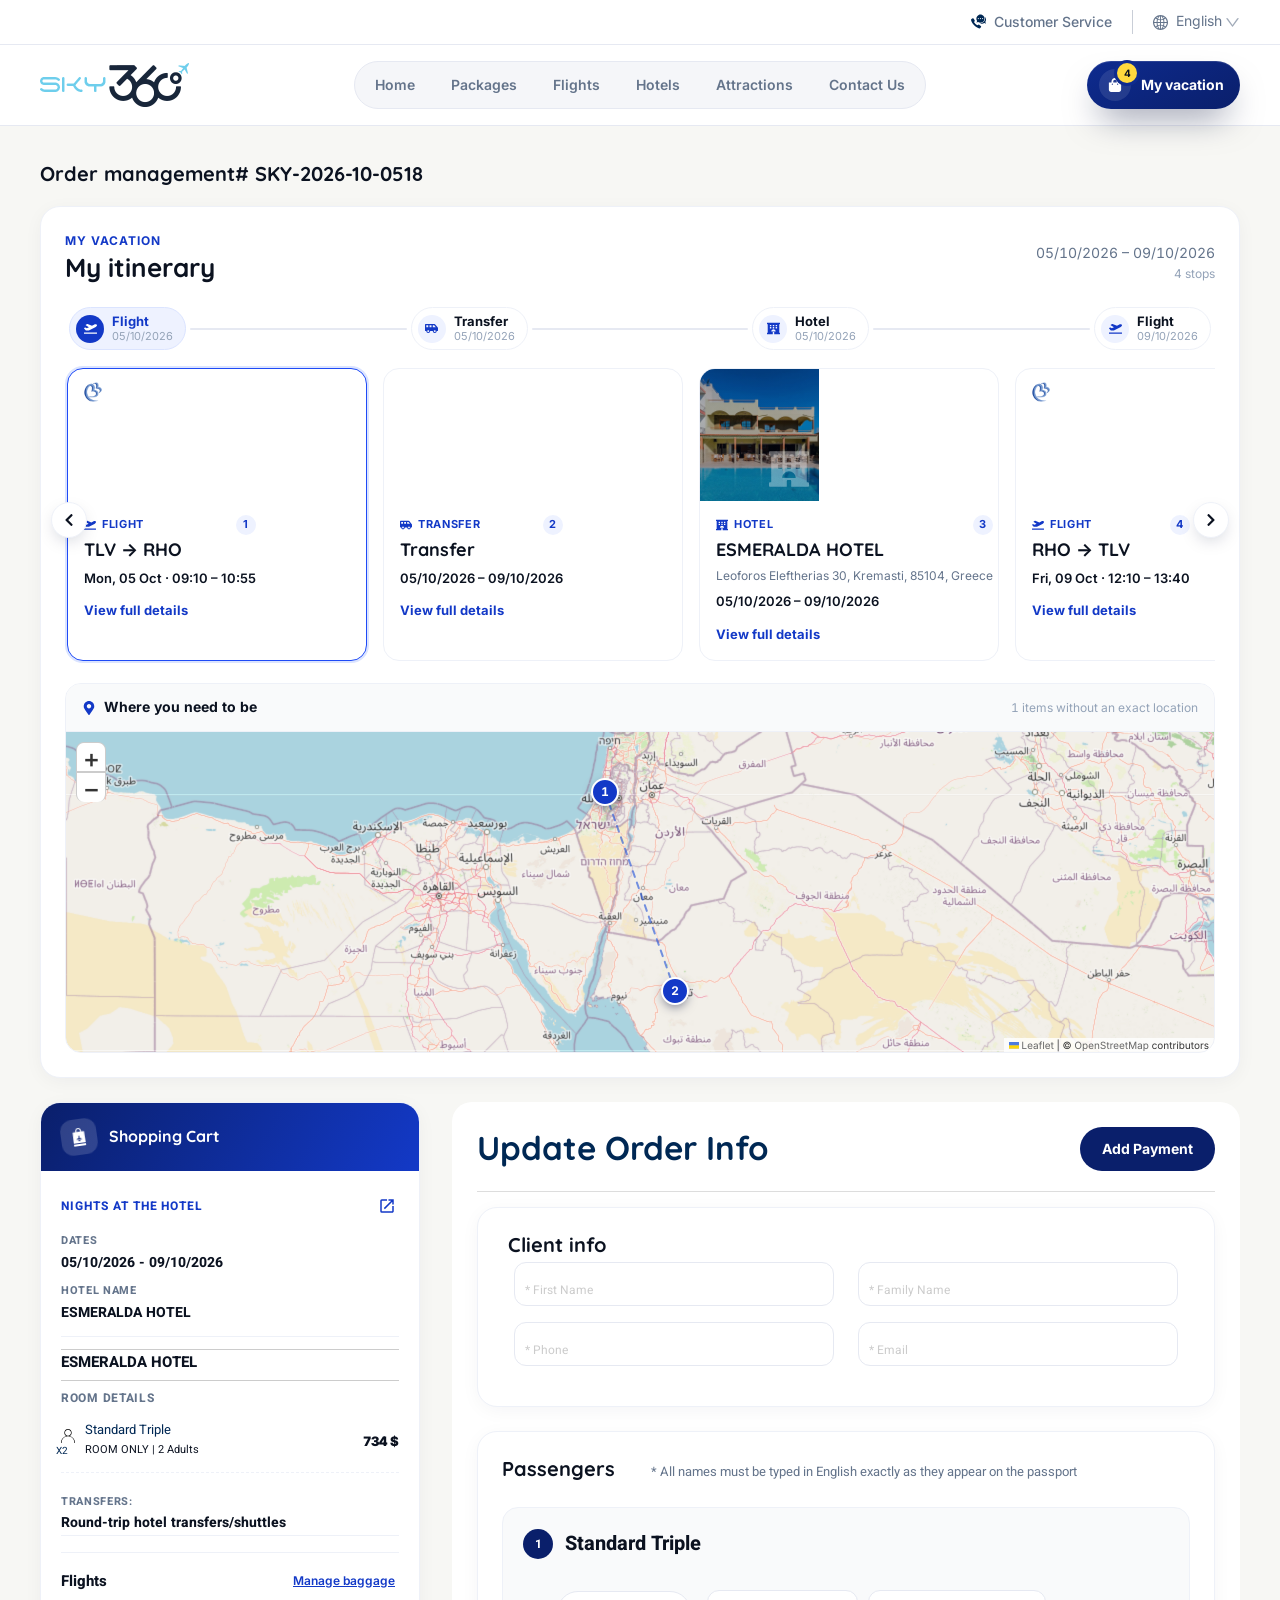
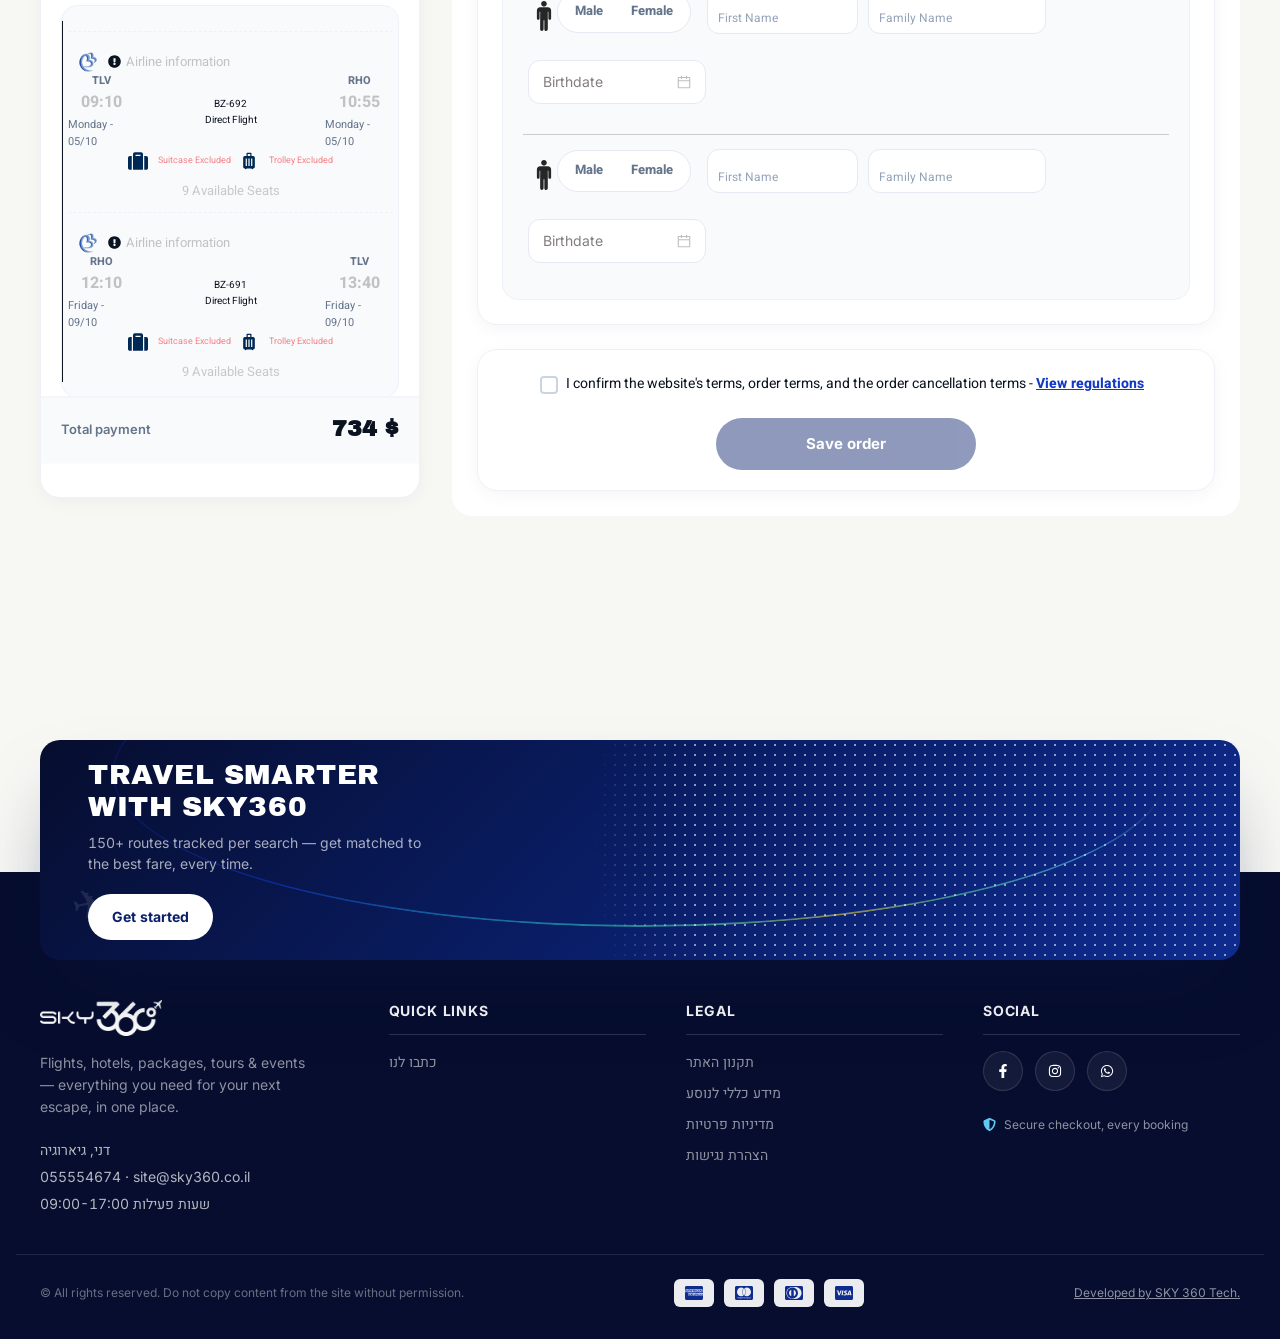
<file: manage.html>
<!DOCTYPE html><html lang="en" translate="no" dir="ltr"><head>
    <meta charset="utf-8">
    <meta name="google" content="notranslate">
    <link rel="icon" href="https://stg-files-upload.s3.eu-central-1.amazonaws.com/uploads/8/Website/dummy_174161148667cee1debe1159.61305663.png">
    <meta name="viewport" content="width=device-width, initial-scale=1, maximum-scale=1.0">
    <meta name="theme-color" content="#000000">

    <!-- Leaflet CSS -->
    

    <!-- <link rel="stylesheet" href="//cdnjs.cloudflare.com/ajax/libs/leaflet.draw/1.0.4/leaflet.draw.css" /> -->

    <!-- Make sure you put this AFTER Leaflet's CSS -->
    <!-- <script
      src="https://unpkg.com/leaflet@1.9.4/dist/leaflet.js"
      integrity="sha256-20nQCchB9co0qIjJZRGuk2/Z9VM+kNiyxNV1lvTlZBo="
      crossorigin=""
    ></script> -->

    <!--
      manifest.json provides metadata used when your web app is installed on a
      user's mobile device or desktop. See https://developers.google.com/web/fundamentals/web-app-manifest/
    -->
    <!-- Concept typography: Inter (body, Hebrew+Latin), Archivo Black (display), Quicksand (round),
         Rubik (Hebrew display/round fallback — Archivo Black and Quicksand are Latin-only). -->
    <link rel="preconnect" href="https://fonts.googleapis.com">
    <link rel="preconnect" href="https://fonts.gstatic.com" crossorigin="">
    
    <link rel="manifest" href="/manifest.json">
    <!--
      Notice the use of  in the tags above.
      It will be replaced with the URL of the `public` folder during the build.
      Only files inside the `public` folder can be referenced from the HTML.

      Unlike "/favicon.ico" or "favicon.ico", "/favicon.ico" will
      work correctly both with client-side routing and a non-root public URL.
      Learn how to configure a non-root public URL by running `npm run build`.
    -->
  <title>Tazo Playground</title><link href="https://fonts.googleapis.com/css2?family=Inter:wght@400;500;600;700;800;900&amp;family=Archivo+Black&amp;family=Quicksand:wght@500;600;700&amp;family=Rubik:wght@500;600;700;800;900&amp;display=swap" rel="stylesheet"><link rel="stylesheet" href="/site.css?v=63443a86"><link rel="stylesheet" href="/showcase.css?v=1890e10e"></head>
  <body data-vpfsize="0" data-vplspacing="0" data-vpwspacing="0" data-vpimgalt="0" data-showcase="1"><nav id="vplugin-top-hidden-link"></nav>
    <noscript>You need to enable JavaScript to run this app.</noscript>
    <div id="root"><div class="App direction-ltr b2c-sky360 is-concept-demo" id="App" dir="ltr"><button class="bot-fab " aria-label="Chat"><svg stroke="currentColor" fill="currentColor" stroke-width="0" viewBox="0 0 512 512" height="26" width="26" xmlns="http://www.w3.org/2000/svg"><path fill="none" stroke-linecap="round" stroke-miterlimit="10" stroke-width="32" d="M431 320.6c-1-3.6 1.2-8.6 3.3-12.2a33.68 33.68 0 012.1-3.1A162 162 0 00464 215c.3-92.2-77.5-167-173.7-167-83.9 0-153.9 57.1-170.3 132.9a160.7 160.7 0 00-3.7 34.2c0 92.3 74.8 169.1 171 169.1 15.3 0 35.9-4.6 47.2-7.7s22.5-7.2 25.4-8.3a26.44 26.44 0 019.3-1.7 26 26 0 0110.1 2l56.7 20.1a13.52 13.52 0 003.9 1 8 8 0 008-8 12.85 12.85 0 00-.5-2.7z"></path><path fill="none" stroke-linecap="round" stroke-miterlimit="10" stroke-width="32" d="M66.46 232a146.23 146.23 0 006.39 152.67c2.31 3.49 3.61 6.19 3.21 8s-11.93 61.87-11.93 61.87a8 8 0 002.71 7.68A8.17 8.17 0 0072 464a7.26 7.26 0 002.91-.6l56.21-22a15.7 15.7 0 0112 .2c18.94 7.38 39.88 12 60.83 12A159.21 159.21 0 00284 432.11"></path></svg></button><div class="app-wrapper "><div id="Header_dup-layout-wrapper" class="Header_dup"><div class="EDIT-LAYOUT  ONLY-EDIT  "><header class="header-nav " id="header"><div class="header-wrapper"><div class="header-set-3"><div class="header-links header-links-set-3 header-set-3__utility"><div class="customer-support trigger-button"><svg xmlns="http://www.w3.org/2000/svg" width="20px" height="20px" viewBox="0 0 168 156" version="1.1"><g id="#00cbffff"><path fill="var(--primary-color)" opacity="1.00" d=" M 85.98 4.98 C 96.75 -0.27 109.61 -1.07 120.91 2.94 C 133.95 7.35 144.65 18.07 149.12 31.08 C 153.22 42.61 152.38 55.80 146.82 66.71 C 141.27 77.92 130.90 86.61 118.88 90.09 C 105.83 93.99 91.10 91.70 79.92 83.88 C 73.40 86.48 66.87 89.04 60.38 91.71 C 63.09 85.22 65.62 78.66 68.24 72.13 C 59.84 60.33 57.88 44.38 62.78 30.79 C 66.75 19.59 75.26 10.11 85.98 4.98 M 79.16 40.25 C 74.81 41.99 73.94 48.53 77.79 51.27 C 81.48 54.59 87.96 51.83 88.39 46.97 C 89.18 42.18 83.50 37.91 79.16 40.25 M 103.24 40.24 C 98.89 41.94 97.95 48.49 101.80 51.24 C 105.49 54.61 112.02 51.84 112.44 46.95 C 113.20 42.18 107.57 37.93 103.24 40.24 M 127.17 40.29 C 122.91 42.04 122.04 48.49 125.82 51.22 C 129.49 54.62 136.02 51.85 136.48 46.99 C 137.29 42.16 131.51 37.85 127.17 40.29 Z"></path><path fill="var(--primary-color)" opacity="1.00" d=" M 151.56 21.65 C 160.85 28.95 166.64 40.26 168.00 51.92 L 168.00 62.36 C 166.91 69.70 164.31 76.81 160.08 82.93 C 162.93 89.04 164.68 95.66 168.00 101.52 L 168.00 101.89 C 161.34 100.08 155.08 97.07 148.69 94.53 C 140.49 99.81 130.86 103.06 121.04 102.59 C 115.06 102.62 109.39 100.61 103.67 99.17 C 103.59 98.69 103.53 98.21 103.48 97.74 C 125.08 99.88 146.51 85.37 154.23 65.34 C 159.78 51.35 159.05 34.79 151.56 21.65 Z"></path><path fill="var(--primary-color)" opacity="1.00" d=" M 9.69 46.76 C 12.76 44.37 15.73 40.96 19.97 41.05 C 23.08 40.92 26.06 42.58 27.79 45.13 C 32.12 51.21 36.43 57.31 40.71 63.43 C 42.81 66.32 43.24 70.35 41.48 73.51 C 39.36 77.48 37.03 81.33 34.70 85.17 C 44.61 98.70 56.67 110.60 70.07 120.65 C 74.45 118.30 78.55 115.41 83.09 113.38 C 86.91 111.71 90.94 113.69 93.95 116.04 C 99.42 119.95 104.95 123.76 110.39 127.70 C 114.30 130.31 115.67 136.07 113.00 140.03 C 110.22 144.14 106.83 147.82 103.42 151.42 C 101.32 153.73 98.53 156.30 95.12 155.47 C 73.31 150.80 54.06 138.08 38.00 122.99 C 20.39 105.95 5.34 84.92 0.00 60.65 L 0.00 56.95 C 2.28 52.78 6.25 49.92 9.69 46.76 Z"></path></g></svg>Customer Service</div><div class="site-lang  "><span role="img" aria-label="global" class="anticon anticon-global language-selector-globe"><svg viewBox="64 64 896 896" focusable="false" data-icon="global" width="1em" height="1em" fill="currentColor" aria-hidden="true"><path d="M854.4 800.9c.2-.3.5-.6.7-.9C920.6 722.1 960 621.7 960 512s-39.4-210.1-104.8-288c-.2-.3-.5-.5-.7-.8-1.1-1.3-2.1-2.5-3.2-3.7-.4-.5-.8-.9-1.2-1.4l-4.1-4.7-.1-.1c-1.5-1.7-3.1-3.4-4.6-5.1l-.1-.1c-3.2-3.4-6.4-6.8-9.7-10.1l-.1-.1-4.8-4.8-.3-.3c-1.5-1.5-3-2.9-4.5-4.3-.5-.5-1-1-1.6-1.5-1-1-2-1.9-3-2.8-.3-.3-.7-.6-1-1C736.4 109.2 629.5 64 512 64s-224.4 45.2-304.3 119.2c-.3.3-.7.6-1 1-1 .9-2 1.9-3 2.9-.5.5-1 1-1.6 1.5-1.5 1.4-3 2.9-4.5 4.3l-.3.3-4.8 4.8-.1.1c-3.3 3.3-6.5 6.7-9.7 10.1l-.1.1c-1.6 1.7-3.1 3.4-4.6 5.1l-.1.1c-1.4 1.5-2.8 3.1-4.1 4.7-.4.5-.8.9-1.2 1.4-1.1 1.2-2.1 2.5-3.2 3.7-.2.3-.5.5-.7.8C103.4 301.9 64 402.3 64 512s39.4 210.1 104.8 288c.2.3.5.6.7.9l3.1 3.7c.4.5.8.9 1.2 1.4l4.1 4.7c0 .1.1.1.1.2 1.5 1.7 3 3.4 4.6 5l.1.1c3.2 3.4 6.4 6.8 9.6 10.1l.1.1c1.6 1.6 3.1 3.2 4.7 4.7l.3.3c3.3 3.3 6.7 6.5 10.1 9.6 80.1 74 187 119.2 304.5 119.2s224.4-45.2 304.3-119.2a300 300 0 0010-9.6l.3-.3c1.6-1.6 3.2-3.1 4.7-4.7l.1-.1c3.3-3.3 6.5-6.7 9.6-10.1l.1-.1c1.5-1.7 3.1-3.3 4.6-5 0-.1.1-.1.1-.2 1.4-1.5 2.8-3.1 4.1-4.7.4-.5.8-.9 1.2-1.4a99 99 0 003.3-3.7zm4.1-142.6c-13.8 32.6-32 62.8-54.2 90.2a444.07 444.07 0 00-81.5-55.9c11.6-46.9 18.8-98.4 20.7-152.6H887c-3 40.9-12.6 80.6-28.5 118.3zM887 484H743.5c-1.9-54.2-9.1-105.7-20.7-152.6 29.3-15.6 56.6-34.4 81.5-55.9A373.86 373.86 0 01887 484zM658.3 165.5c39.7 16.8 75.8 40 107.6 69.2a394.72 394.72 0 01-59.4 41.8c-15.7-45-35.8-84.1-59.2-115.4 3.7 1.4 7.4 2.9 11 4.4zm-90.6 700.6c-9.2 7.2-18.4 12.7-27.7 16.4V697a389.1 389.1 0 01115.7 26.2c-8.3 24.6-17.9 47.3-29 67.8-17.4 32.4-37.8 58.3-59 75.1zm59-633.1c11 20.6 20.7 43.3 29 67.8A389.1 389.1 0 01540 327V141.6c9.2 3.7 18.5 9.1 27.7 16.4 21.2 16.7 41.6 42.6 59 75zM540 640.9V540h147.5c-1.6 44.2-7.1 87.1-16.3 127.8l-.3 1.2A445.02 445.02 0 00540 640.9zm0-156.9V383.1c45.8-2.8 89.8-12.5 130.9-28.1l.3 1.2c9.2 40.7 14.7 83.5 16.3 127.8H540zm-56 56v100.9c-45.8 2.8-89.8 12.5-130.9 28.1l-.3-1.2c-9.2-40.7-14.7-83.5-16.3-127.8H484zm-147.5-56c1.6-44.2 7.1-87.1 16.3-127.8l.3-1.2c41.1 15.6 85 25.3 130.9 28.1V484H336.5zM484 697v185.4c-9.2-3.7-18.5-9.1-27.7-16.4-21.2-16.7-41.7-42.7-59.1-75.1-11-20.6-20.7-43.3-29-67.8 37.2-14.6 75.9-23.3 115.8-26.1zm0-370a389.1 389.1 0 01-115.7-26.2c8.3-24.6 17.9-47.3 29-67.8 17.4-32.4 37.8-58.4 59.1-75.1 9.2-7.2 18.4-12.7 27.7-16.4V327zM365.7 165.5c3.7-1.5 7.3-3 11-4.4-23.4 31.3-43.5 70.4-59.2 115.4-21-12-40.9-26-59.4-41.8 31.8-29.2 67.9-52.4 107.6-69.2zM165.5 365.7c13.8-32.6 32-62.8 54.2-90.2 24.9 21.5 52.2 40.3 81.5 55.9-11.6 46.9-18.8 98.4-20.7 152.6H137c3-40.9 12.6-80.6 28.5-118.3zM137 540h143.5c1.9 54.2 9.1 105.7 20.7 152.6a444.07 444.07 0 00-81.5 55.9A373.86 373.86 0 01137 540zm228.7 318.5c-39.7-16.8-75.8-40-107.6-69.2 18.5-15.8 38.4-29.7 59.4-41.8 15.7 45 35.8 84.1 59.2 115.4-3.7-1.4-7.4-2.9-11-4.4zm292.6 0c-3.7 1.5-7.3 3-11 4.4 23.4-31.3 43.5-70.4 59.2-115.4 21 12 40.9 26 59.4 41.8a373.81 373.81 0 01-107.6 69.2z"></path></svg></span><div class="ant-select ant-select-borderless language-selector  ant-select-single ant-select-show-arrow"><div class="ant-select-selector"><span class="ant-select-selection-search"><input type="search" autocomplete="off" class="ant-select-selection-search-input" role="combobox" aria-expanded="false" aria-haspopup="listbox" aria-owns="rc_select_1_list" aria-autocomplete="list" aria-controls="rc_select_1_list" aria-activedescendant="rc_select_1_list_0" readonly="" unselectable="on" value="" id="rc_select_1" style="opacity: 0;"></span><span class="ant-select-selection-item" title="English">English</span></div><span class="ant-select-arrow" unselectable="on" aria-hidden="true" style="user-select: none;"><span role="img" aria-label="down" class="anticon anticon-down ant-select-suffix"><svg viewBox="64 64 896 896" focusable="false" data-icon="down" width="1em" height="1em" fill="currentColor" aria-hidden="true"><path d="M884 256h-75c-5.1 0-9.9 2.5-12.9 6.6L512 654.2 227.9 262.6c-3-4.1-7.8-6.6-12.9-6.6h-75c-6.5 0-10.3 7.4-6.5 12.7l352.6 486.1c12.8 17.6 39 17.6 51.7 0l352.6-486.1c3.9-5.3.1-12.7-6.4-12.7z"></path></svg></span></span></div></div></div><div class="header-links header-links-set-3 header-set-3__main"><div class="header-set-3__brand"><a class="bold logo" href="/"><img src="/assets/images/sky360/sky360-logo.png" alt="logo"></a></div><nav class="header-set-3__nav" aria-label="main"><a class="false false" href="/manage">Home</a><a class="false false" href="/manage">Packages</a><a class="false false" href="/manage">Flights</a><a class="false false" href="/manage">Hotels</a><a class="false false" href="/manage">Attractions</a><a class="false false" href="/manage">Contact Us</a></nav><div class="header-set-3__account"><button type="button" id="obs-cart-trigger" class="concept-cart-trigger" aria-label="My vacation · 4 items" aria-expanded="false"><span class="concept-cart-trigger__icon"><svg stroke="currentColor" fill="currentColor" stroke-width="0" viewBox="0 0 448 512" aria-hidden="true" height="1em" width="1em" xmlns="http://www.w3.org/2000/svg"><path d="M352 160v-32C352 57.42 294.579 0 224 0 153.42 0 96 57.42 96 128v32H0v272c0 44.183 35.817 80 80 80h288c44.183 0 80-35.817 80-80V160h-96zm-192-32c0-35.29 28.71-64 64-64s64 28.71 64 64v32H160v-32zm160 120c-13.255 0-24-10.745-24-24s10.745-24 24-24 24 10.745 24 24-10.745 24-24 24zm-192 0c-13.255 0-24-10.745-24-24s10.745-24 24-24 24 10.745 24 24-10.745 24-24 24z"></path></svg><span class="concept-cart-trigger__count">4</span></span><span class="concept-cart-trigger__label">My vacation</span></button></div></div></div></div><div class="burger-menu"><div class="menu"><svg stroke="currentColor" fill="none" stroke-width="0" viewBox="0 0 24 24" cursor="pointer" height="37" width="37" xmlns="http://www.w3.org/2000/svg"><path d="M2 6C2 5.44772 2.44772 5 3 5H21C21.5523 5 22 5.44772 22 6C22 6.55228 21.5523 7 21 7H3C2.44772 7 2 6.55228 2 6Z" fill="currentColor"></path><path d="M2 12.0322C2 11.4799 2.44772 11.0322 3 11.0322H21C21.5523 11.0322 22 11.4799 22 12.0322C22 12.5845 21.5523 13.0322 21 13.0322H3C2.44772 13.0322 2 12.5845 2 12.0322Z" fill="currentColor"></path><path d="M3 17.0645C2.44772 17.0645 2 17.5122 2 18.0645C2 18.6167 2.44772 19.0645 3 19.0645H21C21.5523 19.0645 22 18.6167 22 18.0645C22 17.5122 21.5523 17.0645 21 17.0645H3Z" fill="currentColor"></path></svg><a href="/"><img src="/assets/images/sky360/sky360-logo.png"></a><span class="shopping-cart-icon-wrapper"><span class="ant-badge"><svg stroke="currentColor" fill="none" stroke-width="0" viewBox="0 0 24 24" cursor="pointer" height="37" width="37" xmlns="http://www.w3.org/2000/svg"><path fill-rule="evenodd" clip-rule="evenodd" d="M5.79166 2H1V4H4.2184L6.9872 16.6776H7V17H20V16.7519L22.1932 7.09095L22.5308 6H6.6552L6.08485 3.38852L5.79166 2ZM19.9869 8H7.092L8.62081 15H18.3978L19.9869 8Z" fill="currentColor"></path><path d="M10 22C11.1046 22 12 21.1046 12 20C12 18.8954 11.1046 18 10 18C8.89543 18 8 18.8954 8 20C8 21.1046 8.89543 22 10 22Z" fill="currentColor"></path><path d="M19 20C19 21.1046 18.1046 22 17 22C15.8954 22 15 21.1046 15 20C15 18.8954 15.8954 18 17 18C18.1046 18 19 18.8954 19 20Z" fill="currentColor"></path></svg><sup data-show="true" class="ant-scroll-number ant-badge-count ant-badge-count-sm" title="1"><span class="ant-scroll-number-only" style="transition: none;"><span class="ant-scroll-number-only-unit current">1</span></span></sup></span></span></div></div></header></div></div><div id="ManageOrder-wrapper"><div class="ManageOrder"><div id="manage-order" class="checkout-wrapper"><img src="/assets/images/manageOrderAndCheckoutTopImage.png" class="background"><div id="obs-mo-order-id" class="order-id">Order management# SKY-2026-10-0518</div><div class="content-wrapper"><section class="order-itinerary" aria-label="My itinerary"><header class="order-itinerary__head"><div><p class="order-itinerary__eyebrow">My vacation</p><h2 class="order-itinerary__title">My itinerary</h2></div><p class="order-itinerary__range">05/10/2026 – 09/10/2026<span>4 stops</span></p></header><nav class="itinerary-journey" aria-label="Trip parts"><button type="button" class="itinerary-journey__step is-flight is-active"><span class="itinerary-journey__icon"><svg stroke="currentColor" fill="currentColor" stroke-width="0" viewBox="0 0 640 512" height="1em" width="1em" xmlns="http://www.w3.org/2000/svg"><path d="M624 448H16c-8.84 0-16 7.16-16 16v32c0 8.84 7.16 16 16 16h608c8.84 0 16-7.16 16-16v-32c0-8.84-7.16-16-16-16zM80.55 341.27c6.28 6.84 15.1 10.72 24.33 10.71l130.54-.18a65.62 65.62 0 0 0 29.64-7.12l290.96-147.65c26.74-13.57 50.71-32.94 67.02-58.31 18.31-28.48 20.3-49.09 13.07-63.65-7.21-14.57-24.74-25.27-58.25-27.45-29.85-1.94-59.54 5.92-86.28 19.48l-98.51 49.99-218.7-82.06a17.799 17.799 0 0 0-18-1.11L90.62 67.29c-10.67 5.41-13.25 19.65-5.17 28.53l156.22 98.1-103.21 52.38-72.35-36.47a17.804 17.804 0 0 0-16.07.02L9.91 230.22c-10.44 5.3-13.19 19.12-5.57 28.08l76.21 82.97z"></path></svg></span><span class="itinerary-journey__text"><b>Flight</b><small>05/10/2026</small></span></button><span class="itinerary-journey__link" aria-hidden="true"></span><button type="button" class="itinerary-journey__step is-transfer" aria-current="step"><span class="itinerary-journey__icon"><svg stroke="currentColor" fill="currentColor" stroke-width="0" viewBox="0 0 640 512" height="1em" width="1em" xmlns="http://www.w3.org/2000/svg"><path d="M628.88 210.65L494.39 49.27A48.01 48.01 0 0 0 457.52 32H32C14.33 32 0 46.33 0 64v288c0 17.67 14.33 32 32 32h32c0 53.02 42.98 96 96 96s96-42.98 96-96h128c0 53.02 42.98 96 96 96s96-42.98 96-96h32c17.67 0 32-14.33 32-32V241.38c0-11.23-3.94-22.1-11.12-30.73zM64 192V96h96v96H64zm96 240c-26.51 0-48-21.49-48-48s21.49-48 48-48 48 21.49 48 48-21.49 48-48 48zm160-240h-96V96h96v96zm160 240c-26.51 0-48-21.49-48-48s21.49-48 48-48 48 21.49 48 48-21.49 48-48 48zm-96-240V96h66.02l80 96H384z"></path></svg></span><span class="itinerary-journey__text"><b>Transfer</b><small>05/10/2026</small></span></button><span class="itinerary-journey__link" aria-hidden="true"></span><button type="button" class="itinerary-journey__step is-hotel"><span class="itinerary-journey__icon"><svg stroke="currentColor" fill="currentColor" stroke-width="0" viewBox="0 0 576 512" height="1em" width="1em" xmlns="http://www.w3.org/2000/svg"><path d="M560 64c8.84 0 16-7.16 16-16V16c0-8.84-7.16-16-16-16H16C7.16 0 0 7.16 0 16v32c0 8.84 7.16 16 16 16h15.98v384H16c-8.84 0-16 7.16-16 16v32c0 8.84 7.16 16 16 16h240v-80c0-8.8 7.2-16 16-16h32c8.8 0 16 7.2 16 16v80h240c8.84 0 16-7.16 16-16v-32c0-8.84-7.16-16-16-16h-16V64h16zm-304 44.8c0-6.4 6.4-12.8 12.8-12.8h38.4c6.4 0 12.8 6.4 12.8 12.8v38.4c0 6.4-6.4 12.8-12.8 12.8h-38.4c-6.4 0-12.8-6.4-12.8-12.8v-38.4zm0 96c0-6.4 6.4-12.8 12.8-12.8h38.4c6.4 0 12.8 6.4 12.8 12.8v38.4c0 6.4-6.4 12.8-12.8 12.8h-38.4c-6.4 0-12.8-6.4-12.8-12.8v-38.4zm-128-96c0-6.4 6.4-12.8 12.8-12.8h38.4c6.4 0 12.8 6.4 12.8 12.8v38.4c0 6.4-6.4 12.8-12.8 12.8h-38.4c-6.4 0-12.8-6.4-12.8-12.8v-38.4zM179.2 256h-38.4c-6.4 0-12.8-6.4-12.8-12.8v-38.4c0-6.4 6.4-12.8 12.8-12.8h38.4c6.4 0 12.8 6.4 12.8 12.8v38.4c0 6.4-6.4 12.8-12.8 12.8zM192 384c0-53.02 42.98-96 96-96s96 42.98 96 96H192zm256-140.8c0 6.4-6.4 12.8-12.8 12.8h-38.4c-6.4 0-12.8-6.4-12.8-12.8v-38.4c0-6.4 6.4-12.8 12.8-12.8h38.4c6.4 0 12.8 6.4 12.8 12.8v38.4zm0-96c0 6.4-6.4 12.8-12.8 12.8h-38.4c-6.4 0-12.8-6.4-12.8-12.8v-38.4c0-6.4 6.4-12.8 12.8-12.8h38.4c6.4 0 12.8 6.4 12.8 12.8v38.4z"></path></svg></span><span class="itinerary-journey__text"><b>Hotel</b><small>05/10/2026</small></span></button><span class="itinerary-journey__link" aria-hidden="true"></span><button type="button" class="itinerary-journey__step is-flight"><span class="itinerary-journey__icon"><svg stroke="currentColor" fill="currentColor" stroke-width="0" viewBox="0 0 640 512" height="1em" width="1em" xmlns="http://www.w3.org/2000/svg"><path d="M624 448H16c-8.84 0-16 7.16-16 16v32c0 8.84 7.16 16 16 16h608c8.84 0 16-7.16 16-16v-32c0-8.84-7.16-16-16-16zM80.55 341.27c6.28 6.84 15.1 10.72 24.33 10.71l130.54-.18a65.62 65.62 0 0 0 29.64-7.12l290.96-147.65c26.74-13.57 50.71-32.94 67.02-58.31 18.31-28.48 20.3-49.09 13.07-63.65-7.21-14.57-24.74-25.27-58.25-27.45-29.85-1.94-59.54 5.92-86.28 19.48l-98.51 49.99-218.7-82.06a17.799 17.799 0 0 0-18-1.11L90.62 67.29c-10.67 5.41-13.25 19.65-5.17 28.53l156.22 98.1-103.21 52.38-72.35-36.47a17.804 17.804 0 0 0-16.07.02L9.91 230.22c-10.44 5.3-13.19 19.12-5.57 28.08l76.21 82.97z"></path></svg></span><span class="itinerary-journey__text"><b>Flight</b><small>09/10/2026</small></span></button></nav><div class="itinerary-strip"><button type="button" class="itinerary-strip__nav is-prev" aria-label="Previous"><svg stroke="currentColor" fill="currentColor" stroke-width="0" viewBox="0 0 320 512" height="1em" width="1em" xmlns="http://www.w3.org/2000/svg"><path d="M34.52 239.03L228.87 44.69c9.37-9.37 24.57-9.37 33.94 0l22.67 22.67c9.36 9.36 9.37 24.52.04 33.9L131.49 256l154.02 154.75c9.34 9.38 9.32 24.54-.04 33.9l-22.67 22.67c-9.37 9.37-24.57 9.37-33.94 0L34.52 272.97c-9.37-9.37-9.37-24.57 0-33.94z"></path></svg></button><div class="itinerary-strip__track"><button type="button" class="itinerary-card is-flight is-active"><span class="itinerary-card__media" aria-hidden="true"><span class="itinerary-card__watermark"><svg stroke="currentColor" fill="currentColor" stroke-width="0" viewBox="0 0 640 512" height="1em" width="1em" xmlns="http://www.w3.org/2000/svg"><path d="M624 448H16c-8.84 0-16 7.16-16 16v32c0 8.84 7.16 16 16 16h608c8.84 0 16-7.16 16-16v-32c0-8.84-7.16-16-16-16zM80.55 341.27c6.28 6.84 15.1 10.72 24.33 10.71l130.54-.18a65.62 65.62 0 0 0 29.64-7.12l290.96-147.65c26.74-13.57 50.71-32.94 67.02-58.31 18.31-28.48 20.3-49.09 13.07-63.65-7.21-14.57-24.74-25.27-58.25-27.45-29.85-1.94-59.54 5.92-86.28 19.48l-98.51 49.99-218.7-82.06a17.799 17.799 0 0 0-18-1.11L90.62 67.29c-10.67 5.41-13.25 19.65-5.17 28.53l156.22 98.1-103.21 52.38-72.35-36.47a17.804 17.804 0 0 0-16.07.02L9.91 230.22c-10.44 5.3-13.19 19.12-5.57 28.08l76.21 82.97z"></path></svg></span></span><span class="itinerary-card__body"><span class="itinerary-card__type"><svg stroke="currentColor" fill="currentColor" stroke-width="0" viewBox="0 0 640 512" height="1em" width="1em" xmlns="http://www.w3.org/2000/svg"><path d="M624 448H16c-8.84 0-16 7.16-16 16v32c0 8.84 7.16 16 16 16h608c8.84 0 16-7.16 16-16v-32c0-8.84-7.16-16-16-16zM80.55 341.27c6.28 6.84 15.1 10.72 24.33 10.71l130.54-.18a65.62 65.62 0 0 0 29.64-7.12l290.96-147.65c26.74-13.57 50.71-32.94 67.02-58.31 18.31-28.48 20.3-49.09 13.07-63.65-7.21-14.57-24.74-25.27-58.25-27.45-29.85-1.94-59.54 5.92-86.28 19.48l-98.51 49.99-218.7-82.06a17.799 17.799 0 0 0-18-1.11L90.62 67.29c-10.67 5.41-13.25 19.65-5.17 28.53l156.22 98.1-103.21 52.38-72.35-36.47a17.804 17.804 0 0 0-16.07.02L9.91 230.22c-10.44 5.3-13.19 19.12-5.57 28.08l76.21 82.97z"></path></svg>Flight<em>1</em></span><span class="itinerary-card__title">TLV → RHO</span><span class="itinerary-card__when">Mon, 05 Oct · 09:10 – 10:55</span><span class="itinerary-card__more">View full details</span></span><img class="itinerary-card__badge" src="/img/dd093686264c2378.png" alt=""></button><button type="button" class="itinerary-card is-transfer"><span class="itinerary-card__media" aria-hidden="true"><span class="itinerary-card__watermark"><svg stroke="currentColor" fill="currentColor" stroke-width="0" viewBox="0 0 640 512" height="1em" width="1em" xmlns="http://www.w3.org/2000/svg"><path d="M628.88 210.65L494.39 49.27A48.01 48.01 0 0 0 457.52 32H32C14.33 32 0 46.33 0 64v288c0 17.67 14.33 32 32 32h32c0 53.02 42.98 96 96 96s96-42.98 96-96h128c0 53.02 42.98 96 96 96s96-42.98 96-96h32c17.67 0 32-14.33 32-32V241.38c0-11.23-3.94-22.1-11.12-30.73zM64 192V96h96v96H64zm96 240c-26.51 0-48-21.49-48-48s21.49-48 48-48 48 21.49 48 48-21.49 48-48 48zm160-240h-96V96h96v96zm160 240c-26.51 0-48-21.49-48-48s21.49-48 48-48 48 21.49 48 48-21.49 48-48 48zm-96-240V96h66.02l80 96H384z"></path></svg></span></span><span class="itinerary-card__body"><span class="itinerary-card__type"><svg stroke="currentColor" fill="currentColor" stroke-width="0" viewBox="0 0 640 512" height="1em" width="1em" xmlns="http://www.w3.org/2000/svg"><path d="M628.88 210.65L494.39 49.27A48.01 48.01 0 0 0 457.52 32H32C14.33 32 0 46.33 0 64v288c0 17.67 14.33 32 32 32h32c0 53.02 42.98 96 96 96s96-42.98 96-96h128c0 53.02 42.98 96 96 96s96-42.98 96-96h32c17.67 0 32-14.33 32-32V241.38c0-11.23-3.94-22.1-11.12-30.73zM64 192V96h96v96H64zm96 240c-26.51 0-48-21.49-48-48s21.49-48 48-48 48 21.49 48 48-21.49 48-48 48zm160-240h-96V96h96v96zm160 240c-26.51 0-48-21.49-48-48s21.49-48 48-48 48 21.49 48 48-21.49 48-48 48zm-96-240V96h66.02l80 96H384z"></path></svg>Transfer<em>2</em></span><span class="itinerary-card__title">Transfer</span><span class="itinerary-card__when">05/10/2026 – 09/10/2026</span><span class="itinerary-card__more">View full details</span></span></button><button type="button" class="itinerary-card is-hotel"><span class="itinerary-card__media" aria-hidden="true"><img src="/img/974a6fcee46bf7f1.jpg" alt="" loading="lazy"><span class="itinerary-card__watermark"><svg stroke="currentColor" fill="currentColor" stroke-width="0" viewBox="0 0 576 512" height="1em" width="1em" xmlns="http://www.w3.org/2000/svg"><path d="M560 64c8.84 0 16-7.16 16-16V16c0-8.84-7.16-16-16-16H16C7.16 0 0 7.16 0 16v32c0 8.84 7.16 16 16 16h15.98v384H16c-8.84 0-16 7.16-16 16v32c0 8.84 7.16 16 16 16h240v-80c0-8.8 7.2-16 16-16h32c8.8 0 16 7.2 16 16v80h240c8.84 0 16-7.16 16-16v-32c0-8.84-7.16-16-16-16h-16V64h16zm-304 44.8c0-6.4 6.4-12.8 12.8-12.8h38.4c6.4 0 12.8 6.4 12.8 12.8v38.4c0 6.4-6.4 12.8-12.8 12.8h-38.4c-6.4 0-12.8-6.4-12.8-12.8v-38.4zm0 96c0-6.4 6.4-12.8 12.8-12.8h38.4c6.4 0 12.8 6.4 12.8 12.8v38.4c0 6.4-6.4 12.8-12.8 12.8h-38.4c-6.4 0-12.8-6.4-12.8-12.8v-38.4zm-128-96c0-6.4 6.4-12.8 12.8-12.8h38.4c6.4 0 12.8 6.4 12.8 12.8v38.4c0 6.4-6.4 12.8-12.8 12.8h-38.4c-6.4 0-12.8-6.4-12.8-12.8v-38.4zM179.2 256h-38.4c-6.4 0-12.8-6.4-12.8-12.8v-38.4c0-6.4 6.4-12.8 12.8-12.8h38.4c6.4 0 12.8 6.4 12.8 12.8v38.4c0 6.4-6.4 12.8-12.8 12.8zM192 384c0-53.02 42.98-96 96-96s96 42.98 96 96H192zm256-140.8c0 6.4-6.4 12.8-12.8 12.8h-38.4c-6.4 0-12.8-6.4-12.8-12.8v-38.4c0-6.4 6.4-12.8 12.8-12.8h38.4c6.4 0 12.8 6.4 12.8 12.8v38.4zm0-96c0 6.4-6.4 12.8-12.8 12.8h-38.4c-6.4 0-12.8-6.4-12.8-12.8v-38.4c0-6.4 6.4-12.8 12.8-12.8h38.4c6.4 0 12.8 6.4 12.8 12.8v38.4z"></path></svg></span></span><span class="itinerary-card__body"><span class="itinerary-card__type"><svg stroke="currentColor" fill="currentColor" stroke-width="0" viewBox="0 0 576 512" height="1em" width="1em" xmlns="http://www.w3.org/2000/svg"><path d="M560 64c8.84 0 16-7.16 16-16V16c0-8.84-7.16-16-16-16H16C7.16 0 0 7.16 0 16v32c0 8.84 7.16 16 16 16h15.98v384H16c-8.84 0-16 7.16-16 16v32c0 8.84 7.16 16 16 16h240v-80c0-8.8 7.2-16 16-16h32c8.8 0 16 7.2 16 16v80h240c8.84 0 16-7.16 16-16v-32c0-8.84-7.16-16-16-16h-16V64h16zm-304 44.8c0-6.4 6.4-12.8 12.8-12.8h38.4c6.4 0 12.8 6.4 12.8 12.8v38.4c0 6.4-6.4 12.8-12.8 12.8h-38.4c-6.4 0-12.8-6.4-12.8-12.8v-38.4zm0 96c0-6.4 6.4-12.8 12.8-12.8h38.4c6.4 0 12.8 6.4 12.8 12.8v38.4c0 6.4-6.4 12.8-12.8 12.8h-38.4c-6.4 0-12.8-6.4-12.8-12.8v-38.4zm-128-96c0-6.4 6.4-12.8 12.8-12.8h38.4c6.4 0 12.8 6.4 12.8 12.8v38.4c0 6.4-6.4 12.8-12.8 12.8h-38.4c-6.4 0-12.8-6.4-12.8-12.8v-38.4zM179.2 256h-38.4c-6.4 0-12.8-6.4-12.8-12.8v-38.4c0-6.4 6.4-12.8 12.8-12.8h38.4c6.4 0 12.8 6.4 12.8 12.8v38.4c0 6.4-6.4 12.8-12.8 12.8zM192 384c0-53.02 42.98-96 96-96s96 42.98 96 96H192zm256-140.8c0 6.4-6.4 12.8-12.8 12.8h-38.4c-6.4 0-12.8-6.4-12.8-12.8v-38.4c0-6.4 6.4-12.8 12.8-12.8h38.4c6.4 0 12.8 6.4 12.8 12.8v38.4zm0-96c0 6.4-6.4 12.8-12.8 12.8h-38.4c-6.4 0-12.8-6.4-12.8-12.8v-38.4c0-6.4 6.4-12.8 12.8-12.8h38.4c6.4 0 12.8 6.4 12.8 12.8v38.4z"></path></svg>Hotel<em>3</em></span><span class="itinerary-card__title">ESMERALDA HOTEL</span><span class="itinerary-card__sub">Leoforos Eleftherias 30, Kremasti, 85104, Greece</span><span class="itinerary-card__when">05/10/2026 – 09/10/2026</span><span class="itinerary-card__more">View full details</span></span></button><button type="button" class="itinerary-card is-flight"><span class="itinerary-card__media" aria-hidden="true"><span class="itinerary-card__watermark"><svg stroke="currentColor" fill="currentColor" stroke-width="0" viewBox="0 0 640 512" height="1em" width="1em" xmlns="http://www.w3.org/2000/svg"><path d="M624 448H16c-8.84 0-16 7.16-16 16v32c0 8.84 7.16 16 16 16h608c8.84 0 16-7.16 16-16v-32c0-8.84-7.16-16-16-16zM80.55 341.27c6.28 6.84 15.1 10.72 24.33 10.71l130.54-.18a65.62 65.62 0 0 0 29.64-7.12l290.96-147.65c26.74-13.57 50.71-32.94 67.02-58.31 18.31-28.48 20.3-49.09 13.07-63.65-7.21-14.57-24.74-25.27-58.25-27.45-29.85-1.94-59.54 5.92-86.28 19.48l-98.51 49.99-218.7-82.06a17.799 17.799 0 0 0-18-1.11L90.62 67.29c-10.67 5.41-13.25 19.65-5.17 28.53l156.22 98.1-103.21 52.38-72.35-36.47a17.804 17.804 0 0 0-16.07.02L9.91 230.22c-10.44 5.3-13.19 19.12-5.57 28.08l76.21 82.97z"></path></svg></span></span><span class="itinerary-card__body"><span class="itinerary-card__type"><svg stroke="currentColor" fill="currentColor" stroke-width="0" viewBox="0 0 640 512" height="1em" width="1em" xmlns="http://www.w3.org/2000/svg"><path d="M624 448H16c-8.84 0-16 7.16-16 16v32c0 8.84 7.16 16 16 16h608c8.84 0 16-7.16 16-16v-32c0-8.84-7.16-16-16-16zM80.55 341.27c6.28 6.84 15.1 10.72 24.33 10.71l130.54-.18a65.62 65.62 0 0 0 29.64-7.12l290.96-147.65c26.74-13.57 50.71-32.94 67.02-58.31 18.31-28.48 20.3-49.09 13.07-63.65-7.21-14.57-24.74-25.27-58.25-27.45-29.85-1.94-59.54 5.92-86.28 19.48l-98.51 49.99-218.7-82.06a17.799 17.799 0 0 0-18-1.11L90.62 67.29c-10.67 5.41-13.25 19.65-5.17 28.53l156.22 98.1-103.21 52.38-72.35-36.47a17.804 17.804 0 0 0-16.07.02L9.91 230.22c-10.44 5.3-13.19 19.12-5.57 28.08l76.21 82.97z"></path></svg>Flight<em>4</em></span><span class="itinerary-card__title">RHO → TLV</span><span class="itinerary-card__when">Fri, 09 Oct · 12:10 – 13:40</span><span class="itinerary-card__more">View full details</span></span><img class="itinerary-card__badge" src="/img/dd093686264c2378.png" alt=""></button></div><button type="button" class="itinerary-strip__nav is-next" aria-label="Next"><svg stroke="currentColor" fill="currentColor" stroke-width="0" viewBox="0 0 320 512" height="1em" width="1em" xmlns="http://www.w3.org/2000/svg"><path d="M285.476 272.971L91.132 467.314c-9.373 9.373-24.569 9.373-33.941 0l-22.667-22.667c-9.357-9.357-9.375-24.522-.04-33.901L188.505 256 34.484 101.255c-9.335-9.379-9.317-24.544.04-33.901l22.667-22.667c9.373-9.373 24.569-9.373 33.941 0L285.475 239.03c9.373 9.372 9.373 24.568.001 33.941z"></path></svg></button></div><div class="itinerary-map-block"><div class="itinerary-map-block__head"><svg stroke="currentColor" fill="currentColor" stroke-width="0" viewBox="0 0 384 512" height="1em" width="1em" xmlns="http://www.w3.org/2000/svg"><path d="M172.268 501.67C26.97 291.031 0 269.413 0 192 0 85.961 85.961 0 192 0s192 85.961 192 192c0 77.413-26.97 99.031-172.268 309.67-9.535 13.774-29.93 13.773-39.464 0zM192 272c44.183 0 80-35.817 80-80s-35.817-80-80-80-80 35.817-80 80 35.817 80 80 80z"></path></svg><b>Where you need to be</b><small>1 items without an exact location</small></div><div class="itinerary-map"><img src="/img/itinerary-map.png" alt="Trip map" style="width:100%;height:100%;object-fit:cover;display:block"></div></div></section><div class="ant-row ant-row-space-around"><div id="obs-mo-cart-col" class="ant-col ant-col-xs-24 ant-col-md-7"><div id="ShoppingCart" class="shopping_cart  cart-open"><div class="header false"><svg xmlns="http://www.w3.org/2000/svg" id="Capa_1" enable-background="new 0 0 512 512" height="512" viewBox="0 0 512 512" width="512" class="shopping-cart-svg"><path d="m83.191 496.616c-.104 4.043 1.431 7.958 4.254 10.854s6.697 4.53 10.742 4.53h315.627c4.045 0 7.918-1.633 10.741-4.53s4.357-6.811 4.254-10.854l-1.014-39.616h-343.59z"></path><path d="m419.215 121.685c-.208-8.132-6.86-14.616-14.995-14.616h-66.72v-25.569c0-44.939-36.561-81.5-81.5-81.5s-81.5 36.561-81.5 81.5v25.569h-66.72c-8.135 0-14.787 6.484-14.995 14.616l-7.812 305.315h342.055zm-214.715-40.185c0-28.397 23.103-51.5 51.5-51.5s51.5 23.103 51.5 51.5v25.569h-103zm122.186 245.842c-2.859 4.49-7.711 6.944-12.666 6.944-2.758 0-5.546-.759-8.044-2.35l-34.976-22.275v28.757l15.604 15.604c5.858 5.858 5.858 15.355 0 21.213-2.929 2.928-6.769 4.393-10.606 4.393-3.839 0-7.678-1.464-10.606-4.394l-9.392-9.39-9.391 9.391c-5.857 5.858-15.355 5.858-21.213 0s-5.858-15.355 0-21.213l15.604-15.604v-28.757l-34.976 22.275c-2.497 1.591-5.287 2.35-8.044 2.35-4.955 0-9.806-2.454-12.666-6.944-4.45-6.987-2.393-16.259 4.595-20.709l51.091-32.539v-46.562c0-8.284 6.716-15 15-15s15 6.716 15 15v46.562l51.091 32.539c6.987 4.45 9.045 13.721 4.595 20.709z"></path></svg><div class="cart-title" data-brand="Tazo Playground">Shopping Cart</div></div><div class="content" id="obs-cart-content"><div id="obs-cart-products-list"><div class="shopping-cart-package "><div class="product-preview-wrapper clickable "><span class="product-preview-tooltip"><span class="cart-title link">Nights at the hotel</span></span><span class="view-product-label-wrapper"><svg stroke="currentColor" fill="currentColor" stroke-width="0" viewBox="0 0 24 24" height="18" width="18" xmlns="http://www.w3.org/2000/svg"><path fill="none" d="M0 0h24v24H0V0z"></path><path d="M19 19H5V5h7V3H5a2 2 0 00-2 2v14a2 2 0 002 2h14c1.1 0 2-.9 2-2v-7h-2v7zM14 3v2h3.59l-9.83 9.83 1.41 1.41L19 6.41V10h2V3h-7z"></path></svg></span></div><div class="package-general-info"><b>Dates</b><div class="title">05/10/2026
            -
            09/10/2026</div><b>Hotel name</b><div class="title">ESMERALDA HOTEL</div></div><div class="product-top hotel-product"><div class="product-title"><div class="product-preview-wrapper without-cursor-pointer "><b>ESMERALDA HOTEL</b></div></div><div class="sub-products-title">Room details</div><div class="hotel-room-product sub-product rooms-activities"><div class="product-line"><div class="activity"><div class="occupiers"><div class="adult"><svg xmlns="http://www.w3.org/2000/svg" version="1.1" id="Capa_1" x="0px" y="0px" viewBox="0 0 448 448"><g><g><path d="M279.616,220.608c36.715-19.861,61.717-58.709,61.717-103.275C341.333,52.651,288.683,0,224,0    S106.667,52.651,106.667,117.333c0,44.565,25.003,83.413,61.717,103.275C71.723,245.44,0,333.035,0,437.333    C0,443.221,4.779,448,10.667,448s10.667-4.779,10.667-10.667c0-111.744,90.923-202.667,202.667-202.667    s202.667,90.923,202.667,202.667c0,5.888,4.779,10.667,10.667,10.667S448,443.221,448,437.333    C448,333.035,376.277,245.44,279.616,220.608z M128,117.333c0-52.928,43.072-96,96-96s96,43.072,96,96c0,52.928-43.072,96-96,96    S128,170.261,128,117.333z"></path></g></g><g></g><g></g><g></g><g></g><g></g><g></g><g></g><g></g><g></g><g></g><g></g><g></g><g></g><g></g><g></g></svg><span>X2</span></div></div><span><div class="name">Standard Triple</div><div class="small-info-group"><div class="board">ROOM ONLY | 2 Adults</div></div><div class="title"></div></span></div><div class="price-delete"><b>734&nbsp;$</b></div></div></div></div><div class="package-general-info transfers"><b>Transfers: </b><p>Round-trip hotel transfers/shuttles</p></div><b class="product-title">Flights <button id="obs-cart-manage-baggage-btn" type="button" class="ant-btn ant-btn-default btn-style-4"><span>Manage baggage</span></button></b><div><div class="flight-card-2
        is-cart-view
        flight-card-2-minimized
        
        
        "><div class="ant-row"><div class="ant-col flights-wrapper ant-col-xs-24 ant-col-md-24"><div class="dotted-border-top"></div><div class="airline-logo-with-tooltip-wrapper"><div class="amenities-tooltip"></div><div class="airline-logo-with-tooltip"><img src="/img/dd093686264c2378.png" class="logo"><div class="airline-info"><svg stroke="currentColor" fill="currentColor" stroke-width="0" viewBox="0 0 512 512" height="1em" width="1em" xmlns="http://www.w3.org/2000/svg"><path d="M504 256c0 136.997-111.043 248-248 248S8 392.997 8 256C8 119.083 119.043 8 256 8s248 111.083 248 248zm-248 50c-25.405 0-46 20.595-46 46s20.595 46 46 46 46-20.595 46-46-20.595-46-46-46zm-43.673-165.346l7.418 136c.347 6.364 5.609 11.346 11.982 11.346h48.546c6.373 0 11.635-4.982 11.982-11.346l7.418-136c.375-6.874-5.098-12.654-11.982-12.654h-63.383c-6.884 0-12.356 5.78-11.981 12.654z"></path></svg><span>Airline information</span></div></div></div><div class="flight-outline-section"><div class="ant-row ant-row-space-between ant-row-middle" style="width: 100%;"><div class="ant-col ant-col-xs-10 ant-col-md-5"><div class="time"><b>TLV</b><div class="hour">09:10</div><div class="week-day"><span>Monday - 05/10</span></div></div></div><div class="ant-col ant-col-xs-4 ant-col-md-6"><div class="airline"><div class="airline-line"><div class="airline-horizontal-line"></div><svg stroke="currentColor" fill="currentColor" stroke-width="0" viewBox="0 0 576 512" class="direction" height="35" width="35" xmlns="http://www.w3.org/2000/svg"><path d="M480 192H365.71L260.61 8.06A16.014 16.014 0 0 0 246.71 0h-65.5c-10.63 0-18.3 10.17-15.38 20.39L214.86 192H112l-43.2-57.6c-3.02-4.03-7.77-6.4-12.8-6.4H16.01C5.6 128-2.04 137.78.49 147.88L32 256 .49 364.12C-2.04 374.22 5.6 384 16.01 384H56c5.04 0 9.78-2.37 12.8-6.4L112 320h102.86l-49.03 171.6c-2.92 10.22 4.75 20.4 15.38 20.4h65.5c5.74 0 11.04-3.08 13.89-8.06L365.71 320H480c35.35 0 96-28.65 96-64s-60.65-64-96-64z"></path></svg></div><div class="flight-joint-name">BZ-692</div><div class="flight-type">Direct Flight</div><div class="logos-wrapper"></div></div></div><div class="ant-col ant-col-xs-10 ant-col-md-5"><div class="time"><b>RHO</b><div class="hour">10:55</div><div class="week-day"><span>Monday - 05/10</span></div></div></div><div class="ant-col flight-baggage-col ant-col-xs-24 ant-col-md-24"><div class="baggage"><span class="ant-badge ant-badge-status baggage-item baggage-item--suitcase is-excluded"><svg stroke="currentColor" fill="currentColor" stroke-width="0" viewBox="0 0 512 512" height="20" width="20" xmlns="http://www.w3.org/2000/svg"><path d="M128 480h256V80c0-26.5-21.5-48-48-48H176c-26.5 0-48 21.5-48 48v400zm64-384h128v32H192V96zm320 80v256c0 26.5-21.5 48-48 48h-48V128h48c26.5 0 48 21.5 48 48zM96 480H48c-26.5 0-48-21.5-48-48V176c0-26.5 21.5-48 48-48h48v352z"></path></svg><span style="color: rgb(245, 128, 135);">Suitcase Excluded</span><sup data-show="true" class="ant-scroll-number ant-badge-dot ant-badge-count-sm" style="background: rgb(245, 128, 135);"></sup></span><span class="ant-badge ant-badge-status baggage-item baggage-item--trolley is-excluded"><svg stroke="currentColor" fill="currentColor" stroke-width="0" viewBox="0 0 24 24" height="20" width="20" xmlns="http://www.w3.org/2000/svg"><path fill="none" d="M0 0h24v24H0z"></path><path d="M17 6h-2V3c0-.55-.45-1-1-1h-4c-.55 0-1 .45-1 1v3H7c-1.1 0-2 .9-2 2v11c0 1.1.9 2 2 2 0 .55.45 1 1 1s1-.45 1-1h6c0 .55.45 1 1 1s1-.45 1-1c1.1 0 2-.9 2-2V8c0-1.1-.9-2-2-2zM9.5 18H8V9h1.5v9zm3.25 0h-1.5V9h1.5v9zm.75-12h-3V3.5h3V6zM16 18h-1.5V9H16v9z"></path></svg><span style="color: rgb(245, 128, 135);">Trolley Excluded</span><sup data-show="true" class="ant-scroll-number ant-badge-dot ant-badge-count-sm" style="background: rgb(245, 128, 135);"></sup></span></div></div><div class="available-seats available-seats-9">9 Available Seats</div></div></div><div class="dotted-border-top"></div><div class="airline-logo-with-tooltip-wrapper"><div class="amenities-tooltip"></div><div class="airline-logo-with-tooltip"><img src="/img/dd093686264c2378.png" class="logo"><div class="airline-info"><svg stroke="currentColor" fill="currentColor" stroke-width="0" viewBox="0 0 512 512" height="1em" width="1em" xmlns="http://www.w3.org/2000/svg"><path d="M504 256c0 136.997-111.043 248-248 248S8 392.997 8 256C8 119.083 119.043 8 256 8s248 111.083 248 248zm-248 50c-25.405 0-46 20.595-46 46s20.595 46 46 46 46-20.595 46-46-20.595-46-46-46zm-43.673-165.346l7.418 136c.347 6.364 5.609 11.346 11.982 11.346h48.546c6.373 0 11.635-4.982 11.982-11.346l7.418-136c.375-6.874-5.098-12.654-11.982-12.654h-63.383c-6.884 0-12.356 5.78-11.981 12.654z"></path></svg><span>Airline information</span></div></div></div><div class="flight-outline-section"><div class="ant-row ant-row-space-between ant-row-middle" style="width: 100%;"><div class="ant-col ant-col-xs-10 ant-col-md-5"><div class="time"><b>RHO</b><div class="hour">12:10</div><div class="week-day"><span>Friday - 09/10</span></div></div></div><div class="ant-col ant-col-xs-4 ant-col-md-6"><div class="airline"><div class="airline-line"><div class="airline-horizontal-line"></div><svg stroke="currentColor" fill="currentColor" stroke-width="0" viewBox="0 0 576 512" class="direction" height="35" width="35" xmlns="http://www.w3.org/2000/svg"><path d="M480 192H365.71L260.61 8.06A16.014 16.014 0 0 0 246.71 0h-65.5c-10.63 0-18.3 10.17-15.38 20.39L214.86 192H112l-43.2-57.6c-3.02-4.03-7.77-6.4-12.8-6.4H16.01C5.6 128-2.04 137.78.49 147.88L32 256 .49 364.12C-2.04 374.22 5.6 384 16.01 384H56c5.04 0 9.78-2.37 12.8-6.4L112 320h102.86l-49.03 171.6c-2.92 10.22 4.75 20.4 15.38 20.4h65.5c5.74 0 11.04-3.08 13.89-8.06L365.71 320H480c35.35 0 96-28.65 96-64s-60.65-64-96-64z"></path></svg></div><div class="flight-joint-name">BZ-691</div><div class="flight-type">Direct Flight</div><div class="logos-wrapper"></div></div></div><div class="ant-col ant-col-xs-10 ant-col-md-5"><div class="time"><b>TLV</b><div class="hour">13:40</div><div class="week-day"><span>Friday - 09/10</span></div></div></div><div class="ant-col flight-baggage-col ant-col-xs-24 ant-col-md-24"><div class="baggage"><span class="ant-badge ant-badge-status baggage-item baggage-item--suitcase is-excluded"><svg stroke="currentColor" fill="currentColor" stroke-width="0" viewBox="0 0 512 512" height="20" width="20" xmlns="http://www.w3.org/2000/svg"><path d="M128 480h256V80c0-26.5-21.5-48-48-48H176c-26.5 0-48 21.5-48 48v400zm64-384h128v32H192V96zm320 80v256c0 26.5-21.5 48-48 48h-48V128h48c26.5 0 48 21.5 48 48zM96 480H48c-26.5 0-48-21.5-48-48V176c0-26.5 21.5-48 48-48h48v352z"></path></svg><span style="color: rgb(245, 128, 135);">Suitcase Excluded</span><sup data-show="true" class="ant-scroll-number ant-badge-dot ant-badge-count-sm" style="background: rgb(245, 128, 135);"></sup></span><span class="ant-badge ant-badge-status baggage-item baggage-item--trolley is-excluded"><svg stroke="currentColor" fill="currentColor" stroke-width="0" viewBox="0 0 24 24" height="20" width="20" xmlns="http://www.w3.org/2000/svg"><path fill="none" d="M0 0h24v24H0z"></path><path d="M17 6h-2V3c0-.55-.45-1-1-1h-4c-.55 0-1 .45-1 1v3H7c-1.1 0-2 .9-2 2v11c0 1.1.9 2 2 2 0 .55.45 1 1 1s1-.45 1-1h6c0 .55.45 1 1 1s1-.45 1-1c1.1 0 2-.9 2-2V8c0-1.1-.9-2-2-2zM9.5 18H8V9h1.5v9zm3.25 0h-1.5V9h1.5v9zm.75-12h-3V3.5h3V6zM16 18h-1.5V9H16v9z"></path></svg><span style="color: rgb(245, 128, 135);">Trolley Excluded</span><sup data-show="true" class="ant-scroll-number ant-badge-dot ant-badge-count-sm" style="background: rgb(245, 128, 135);"></sup></span></div></div><div class="available-seats available-seats-9">9 Available Seats</div></div></div></div></div></div></div></div></div></div><div class="footer" id="obs-cart-footer"><div class="btn-style-5"><ul class="total-cart-pricing"><li><div>Total payment&nbsp;<span class="currency-sign">$</span></div><div>734&nbsp;$</div></li></ul></div></div></div></div><div id="manage-order-content" class="ant-col ant-col-xs-24 ant-col-md-16"><div id="manage-order-title"><div class="title"> Update Order Info</div><button id="obs-mo-payment-btn" class="btn-style-5" style="cursor: pointer;">Add Payment</button></div><form id="order-form" class="ant-form ant-form-horizontal"><div class="spin-loader-on-top large"><div class="ant-row order-info-form"><div class="ant-col ant-col-24 personal_info-form-wrapper"><div id="obs-checkout-customer-info" class="ant-row customer-info" style="margin-left: -7.5px; margin-right: -7.5px;"><div class="ant-col ant-col-24" style="padding-left: 7.5px; padding-right: 7.5px;"><h2>Client info</h2></div><div id="obs-checkout-firstname" class="ant-col ant-col-xs-24 ant-col-md-12" style="padding-left: 7.5px; padding-right: 7.5px;"><div class="ant-form-item ant-form-item-has-success"><div class="ant-row ant-form-item-row"><div class="ant-col ant-form-item-control"><div class="ant-form-item-control-input"><div class="ant-form-item-control-input-content"><div class="input-with-moving-placeholder "><span class="placeholder"> * First Name</span><input type="text" class="ant-input ant-input-status-success" value=""></div></div></div></div></div></div></div><div id="obs-checkout-lastname" class="ant-col ant-col-xs-24 ant-col-md-12" style="padding-left: 7.5px; padding-right: 7.5px;"><div class="ant-form-item ant-form-item-has-success"><div class="ant-row ant-form-item-row"><div class="ant-col ant-form-item-control"><div class="ant-form-item-control-input"><div class="ant-form-item-control-input-content"><div class="input-with-moving-placeholder "><span class="placeholder"> * Family Name</span><input type="text" class="ant-input ant-input-status-success" value=""></div></div></div></div></div></div></div><div id="obs-checkout-phone" class="ant-col ant-col-xs-24 ant-col-md-12" style="padding-left: 7.5px; padding-right: 7.5px;"><div class="ant-form-item ant-form-item-has-success"><div class="ant-row ant-form-item-row"><div class="ant-col ant-form-item-control"><div class="ant-form-item-control-input"><div class="ant-form-item-control-input-content"><div class="input-with-moving-placeholder "><span class="placeholder"> * Phone</span><input type="text" class="ant-input ant-input-status-success" value=""></div></div></div></div></div></div></div><div id="obs-checkout-email" class="ant-col ant-col-xs-24 ant-col-md-12" style="padding-left: 7.5px; padding-right: 7.5px;"><div class="ant-form-item ant-form-item-has-success"><div class="ant-row ant-form-item-row"><div class="ant-col ant-form-item-control"><div class="ant-form-item-control-input"><div class="ant-form-item-control-input-content"><div class="input-with-moving-placeholder "><span class="placeholder"> * Email</span><input type="text" class="ant-input ant-input-status-success" value=""></div></div></div></div></div></div></div></div><div id="obs-checkout-guest-info" class="ant-row guests-info-rooms"><div class="ant-col ant-col-24 title"><span>Passengers</span><span>* All names must be typed in English exactly as they appear on the passport</span></div><div class="ant-col ant-col-24"><div><div><div class="room-guests"><div class="title"><div class="room-index-circle">1</div><p>Standard Triple</p></div><div class="ant-row personal_info" style="margin-left: -5px; margin-right: -5px; row-gap: 10px;"><div class="ant-col" style="padding-left: 5px; padding-right: 5px;"><svg stroke="currentColor" fill="currentColor" stroke-width="0" viewBox="0 0 512 512" height="32" width="32" xmlns="http://www.w3.org/2000/svg"><path d="M255.7 106.6h-.2c-25 0-45.5-20.3-45.5-45.3 0-25 20.4-45.3 45.5-45.3S301 36.3 301 61.3c0 12.1-4.7 23.5-13.3 32-8.5 8.6-19.9 13.3-32 13.3zM221.2 496c-14.4 0-27-10.5-27-30.4l1-277.6h-10v105c0 9.3-3 15.1-6.4 18.3-4.3 4.1-9.1 6.4-15.2 6.4-6.2 0-10.9-2.3-15.2-6.4-3.4-3.2-6.4-8.9-6.4-18.3V171.4c0-13.8 4.4-27.8 13.8-38.4 10.4-11.6 23.6-18 39-18h122.3c15.4 0 28.6 6.4 39 18.1 9.4 10.6 13.8 24.5 13.8 38.3V293c0 7.3-1.7 13.8-6.6 18.3-4.4 4-9.3 6.2-15.5 6.2s-11.1-2.2-15.5-6.2c-4.9-4.5-6.6-11-6.6-18.3V188h-9v277.6c0 19.7-13.4 30.4-27.8 30.4-13.4 0-26.3-9.3-27.4-29.8V325h-12v140.9c-.7 19.7-13.8 30.1-28.3 30.1z"></path></svg></div><div class="ant-col g-gender ant-col-xs-20 ant-col-md-5" style="padding-left: 5px; padding-right: 5px;"><div class="ant-form-item ant-form-item-has-success"><div class="ant-row ant-form-item-row"><div class="ant-col ant-form-item-control"><div class="ant-form-item-control-input"><div class="ant-form-item-control-input-content"><div class="ant-radio-group ant-radio-group-solid" id="gender-0"><label class="ant-radio-button-wrapper ant-radio-button-wrapper-in-form-item"><span class="ant-radio-button"><input type="radio" class="ant-radio-button-input" value="male"><span class="ant-radio-button-inner"></span></span><span>Male</span></label><label class="ant-radio-button-wrapper ant-radio-button-wrapper-in-form-item"><span class="ant-radio-button"><input type="radio" class="ant-radio-button-input" value="female"><span class="ant-radio-button-inner"></span></span><span>Female</span></label></div></div></div></div></div></div></div><div class="ant-col g-first-name ant-col-xs-24 ant-col-md-6" style="padding-left: 5px; padding-right: 5px;"><div class="ant-form-item ant-form-item-has-success"><div class="ant-row ant-form-item-row"><div class="ant-col ant-form-item-control"><div class="ant-form-item-control-input"><div class="ant-form-item-control-input-content"><div class="input-with-moving-placeholder "><span class="placeholder">First Name </span><input type="text" class="ant-input ant-input-status-success" value=""></div></div></div></div></div></div></div><div class="ant-col g-last-name ant-col-xs-24 ant-col-md-7" style="padding-left: 5px; padding-right: 5px;"><div class="ant-form-item ant-form-item-has-success"><div class="ant-row ant-form-item-row"><div class="ant-col ant-form-item-control"><div class="ant-form-item-control-input"><div class="ant-form-item-control-input-content"><div class="input-with-moving-placeholder "><span class="placeholder">Family Name </span><input type="text" class="ant-input ant-input-status-success" value=""></div></div></div></div></div></div></div><div class="ant-col g-birthdate ant-col-xs-24 ant-col-md-7" style="padding-left: 5px; padding-right: 5px;"><div class="ant-form-item ant-form-item-has-success"><div class="ant-row ant-form-item-row"><div class="ant-col ant-form-item-control"><div class="ant-form-item-control-input"><div class="ant-form-item-control-input-content"><div class="input-with-moving-placeholder " id="birthdate-0"><div class="ant-picker ant-picker-status-success"><div class="ant-picker-input"><input readonly="" placeholder="Birthdate" title="" size="12" autocomplete="off" value=""><span class="ant-picker-suffix"><span role="img" aria-label="calendar" class="anticon anticon-calendar"><svg viewBox="64 64 896 896" focusable="false" data-icon="calendar" width="1em" height="1em" fill="currentColor" aria-hidden="true"><path d="M880 184H712v-64c0-4.4-3.6-8-8-8h-56c-4.4 0-8 3.6-8 8v64H384v-64c0-4.4-3.6-8-8-8h-56c-4.4 0-8 3.6-8 8v64H144c-17.7 0-32 14.3-32 32v664c0 17.7 14.3 32 32 32h736c17.7 0 32-14.3 32-32V216c0-17.7-14.3-32-32-32zm-40 656H184V460h656v380zM184 392V256h128v48c0 4.4 3.6 8 8 8h56c4.4 0 8-3.6 8-8v-48h256v48c0 4.4 3.6 8 8 8h56c4.4 0 8-3.6 8-8v-48h128v136H184z"></path></svg></span></span></div></div></div></div></div></div></div></div></div></div><div class="ant-row personal_info" style="margin-left: -5px; margin-right: -5px; row-gap: 10px;"><div class="ant-col" style="padding-left: 5px; padding-right: 5px;"><svg stroke="currentColor" fill="currentColor" stroke-width="0" viewBox="0 0 512 512" height="32" width="32" xmlns="http://www.w3.org/2000/svg"><path d="M255.7 106.6h-.2c-25 0-45.5-20.3-45.5-45.3 0-25 20.4-45.3 45.5-45.3S301 36.3 301 61.3c0 12.1-4.7 23.5-13.3 32-8.5 8.6-19.9 13.3-32 13.3zM221.2 496c-14.4 0-27-10.5-27-30.4l1-277.6h-10v105c0 9.3-3 15.1-6.4 18.3-4.3 4.1-9.1 6.4-15.2 6.4-6.2 0-10.9-2.3-15.2-6.4-3.4-3.2-6.4-8.9-6.4-18.3V171.4c0-13.8 4.4-27.8 13.8-38.4 10.4-11.6 23.6-18 39-18h122.3c15.4 0 28.6 6.4 39 18.1 9.4 10.6 13.8 24.5 13.8 38.3V293c0 7.3-1.7 13.8-6.6 18.3-4.4 4-9.3 6.2-15.5 6.2s-11.1-2.2-15.5-6.2c-4.9-4.5-6.6-11-6.6-18.3V188h-9v277.6c0 19.7-13.4 30.4-27.8 30.4-13.4 0-26.3-9.3-27.4-29.8V325h-12v140.9c-.7 19.7-13.8 30.1-28.3 30.1z"></path></svg></div><div class="ant-col g-gender ant-col-xs-20 ant-col-md-5" style="padding-left: 5px; padding-right: 5px;"><div class="ant-form-item ant-form-item-has-success"><div class="ant-row ant-form-item-row"><div class="ant-col ant-form-item-control"><div class="ant-form-item-control-input"><div class="ant-form-item-control-input-content"><div class="ant-radio-group ant-radio-group-solid" id="gender-1"><label class="ant-radio-button-wrapper ant-radio-button-wrapper-in-form-item"><span class="ant-radio-button"><input type="radio" class="ant-radio-button-input" value="male"><span class="ant-radio-button-inner"></span></span><span>Male</span></label><label class="ant-radio-button-wrapper ant-radio-button-wrapper-in-form-item"><span class="ant-radio-button"><input type="radio" class="ant-radio-button-input" value="female"><span class="ant-radio-button-inner"></span></span><span>Female</span></label></div></div></div></div></div></div></div><div class="ant-col g-first-name ant-col-xs-24 ant-col-md-6" style="padding-left: 5px; padding-right: 5px;"><div class="ant-form-item ant-form-item-has-success"><div class="ant-row ant-form-item-row"><div class="ant-col ant-form-item-control"><div class="ant-form-item-control-input"><div class="ant-form-item-control-input-content"><div class="input-with-moving-placeholder "><span class="placeholder">First Name </span><input type="text" class="ant-input ant-input-status-success" value=""></div></div></div></div></div></div></div><div class="ant-col g-last-name ant-col-xs-24 ant-col-md-7" style="padding-left: 5px; padding-right: 5px;"><div class="ant-form-item ant-form-item-has-success"><div class="ant-row ant-form-item-row"><div class="ant-col ant-form-item-control"><div class="ant-form-item-control-input"><div class="ant-form-item-control-input-content"><div class="input-with-moving-placeholder "><span class="placeholder">Family Name </span><input type="text" class="ant-input ant-input-status-success" value=""></div></div></div></div></div></div></div><div class="ant-col g-birthdate ant-col-xs-24 ant-col-md-7" style="padding-left: 5px; padding-right: 5px;"><div class="ant-form-item ant-form-item-has-success"><div class="ant-row ant-form-item-row"><div class="ant-col ant-form-item-control"><div class="ant-form-item-control-input"><div class="ant-form-item-control-input-content"><div class="input-with-moving-placeholder " id="birthdate-1"><div class="ant-picker ant-picker-status-success"><div class="ant-picker-input"><input readonly="" placeholder="Birthdate" title="" size="12" autocomplete="off" value=""><span class="ant-picker-suffix"><span role="img" aria-label="calendar" class="anticon anticon-calendar"><svg viewBox="64 64 896 896" focusable="false" data-icon="calendar" width="1em" height="1em" fill="currentColor" aria-hidden="true"><path d="M880 184H712v-64c0-4.4-3.6-8-8-8h-56c-4.4 0-8 3.6-8 8v64H384v-64c0-4.4-3.6-8-8-8h-56c-4.4 0-8 3.6-8 8v64H144c-17.7 0-32 14.3-32 32v664c0 17.7 14.3 32 32 32h736c17.7 0 32-14.3 32-32V216c0-17.7-14.3-32-32-32zm-40 656H184V460h656v380zM184 392V256h128v48c0 4.4 3.6 8 8 8h56c4.4 0 8-3.6 8-8v-48h256v48c0 4.4 3.6 8 8 8h56c4.4 0 8-3.6 8-8v-48h128v136H184z"></path></svg></span></span></div></div></div></div></div></div></div></div></div></div></div></div></div></div></div><div class="ant-form-item" style="display: none;"><div class="ant-row ant-form-item-row"><div class="ant-col ant-form-item-control"><div class="ant-form-item-control-input"><div class="ant-form-item-control-input-content"><div class="ant-form-item"><div class="ant-row ant-form-item-row"><div class="ant-col ant-form-item-control"><div class="ant-form-item-control-input"><div class="ant-form-item-control-input-content"><input type="hidden" id="guestsFilledCheck" class="ant-input" value=""></div></div></div></div></div></div></div></div></div></div><div class="personal_info-submit"><div class="ant-form-item"><div class="ant-row ant-form-item-row"><div class="ant-col ant-form-item-control"><div class="ant-form-item-control-input"><div class="ant-form-item-control-input-content"><label class="ant-checkbox-wrapper ant-checkbox-wrapper-in-form-item"><span class="ant-checkbox"><input id="agreement" type="checkbox" class="ant-checkbox-input" aria-required="true" value=""><span class="ant-checkbox-inner"></span></span><span>I confirm the website's terms, order terms, and the order cancellation terms - <a target="_blank" rel="noreferrer" href="/takanon">View regulations</a> </span></label></div></div></div></div></div><div class="ant-form-item submit-wrapper"><div class="ant-row ant-form-item-row"><div class="ant-col ant-form-item-control"><div class="ant-form-item-control-input"><div class="ant-form-item-control-input-content"><button type="button" class="ant-btn ant-btn-primary btn-style-5" disabled=""><span>Save order</span></button></div></div></div></div></div></div></div></div></div></form></div></div></div></div></div></div><div id="Footer-layout-wrapper" class="Footer"><div class="EDIT-LAYOUT  ONLY-EDIT  "><div class="concept-footer-promo content-wrapper"><div class="concept-footer-promo__card"><span class="concept-footer-promo__dots" aria-hidden="true"></span><div class="concept-footer-promo__body"><h4 class="concept-footer-promo__title">Travel smarter with Sky360</h4><p class="concept-footer-promo__text">150+ routes tracked per search — get matched to the best fare, every time.</p><a class="concept-footer-promo__cta" href="/packages">Get started</a></div><span class="concept-footer-promo__plane" aria-hidden="true">✈</span></div></div><footer class="footer" id="footer"><div class="columns-wrapper"><div class="footer_set-2"><div class="separator-top"></div><div><span class="columns content-wrapper"><div class="column column--brand"><div class="footer-brand"><img class="footer-brand__logo" src="/assets/images/sky360/sky360-logo.png" alt="Tazo Playground"></div><p class="footer-brand__tagline">Flights, hotels, packages, tours &amp; events — everything you need for your next escape, in one place.</p><div class="footer-brand__contact"><p>דני, גיארוגיה</p><p>055554674 · site@sky360.co.il</p><p>שעות פעילות 09:00-17:00</p></div></div><div class="column"><p class="column-header">Quick links</p><a class="column-link" href="/contact">כתבו לנו</a></div><div class="column"><p class="column-header">Legal</p><a class="column-link" href="/takanon">תקנון האתר</a><a class="column-link" href="/passenger-info">מידע כללי לנוסע</a><a class="column-link" href="/privacy-info">מדיניות פרטיות</a><a class="column-link" href="/accessibility-info">הצהרת נגישות</a></div><div class="column column--social"><p class="column-header">Social</p><div class="footer-socials"><a class="footer-social" href="https://www.facebook.com/page/sky360" target="_blank" rel="noreferrer" aria-label="פרגנו לנו בעוקב בפייסבוק" title="פרגנו לנו בעוקב בפייסבוק"><svg stroke="currentColor" fill="currentColor" stroke-width="0" viewBox="0 0 320 512" height="1em" width="1em" xmlns="http://www.w3.org/2000/svg"><path d="M279.14 288l14.22-92.66h-88.91v-60.13c0-25.35 12.42-50.06 52.24-50.06h40.42V6.26S260.43 0 225.36 0c-73.22 0-121.08 44.38-121.08 124.72v70.62H22.89V288h81.39v224h100.17V288z"></path></svg></a><a class="footer-social" href="https://www.facebook.com/page/sky360" target="_blank" rel="noreferrer" aria-label="פרגנו לנו בעוקב באינסטגרם" title="פרגנו לנו בעוקב באינסטגרם"><svg stroke="currentColor" fill="currentColor" stroke-width="0" viewBox="0 0 448 512" height="1em" width="1em" xmlns="http://www.w3.org/2000/svg"><path d="M224.1 141c-63.6 0-114.9 51.3-114.9 114.9s51.3 114.9 114.9 114.9S339 319.5 339 255.9 287.7 141 224.1 141zm0 189.6c-41.1 0-74.7-33.5-74.7-74.7s33.5-74.7 74.7-74.7 74.7 33.5 74.7 74.7-33.6 74.7-74.7 74.7zm146.4-194.3c0 14.9-12 26.8-26.8 26.8-14.9 0-26.8-12-26.8-26.8s12-26.8 26.8-26.8 26.8 12 26.8 26.8zm76.1 27.2c-1.7-35.9-9.9-67.7-36.2-93.9-26.2-26.2-58-34.4-93.9-36.2-37-2.1-147.9-2.1-184.9 0-35.8 1.7-67.6 9.9-93.9 36.1s-34.4 58-36.2 93.9c-2.1 37-2.1 147.9 0 184.9 1.7 35.9 9.9 67.7 36.2 93.9s58 34.4 93.9 36.2c37 2.1 147.9 2.1 184.9 0 35.9-1.7 67.7-9.9 93.9-36.2 26.2-26.2 34.4-58 36.2-93.9 2.1-37 2.1-147.8 0-184.8zM398.8 388c-7.8 19.6-22.9 34.7-42.6 42.6-29.5 11.7-99.5 9-132.1 9s-102.7 2.6-132.1-9c-19.6-7.8-34.7-22.9-42.6-42.6-11.7-29.5-9-99.5-9-132.1s-2.6-102.7 9-132.1c7.8-19.6 22.9-34.7 42.6-42.6 29.5-11.7 99.5-9 132.1-9s102.7-2.6 132.1 9c19.6 7.8 34.7 22.9 42.6 42.6 11.7 29.5 9 99.5 9 132.1s2.7 102.7-9 132.1z"></path></svg></a><a class="footer-social" href="https://wa.me/97255554674" target="_blank" rel="noreferrer" aria-label="Whatsapp" title="Whatsapp"><svg stroke="currentColor" fill="currentColor" stroke-width="0" viewBox="0 0 448 512" height="1em" width="1em" xmlns="http://www.w3.org/2000/svg"><path d="M380.9 97.1C339 55.1 283.2 32 223.9 32c-122.4 0-222 99.6-222 222 0 39.1 10.2 77.3 29.6 111L0 480l117.7-30.9c32.4 17.7 68.9 27 106.1 27h.1c122.3 0 224.1-99.6 224.1-222 0-59.3-25.2-115-67.1-157zm-157 341.6c-33.2 0-65.7-8.9-94-25.7l-6.7-4-69.8 18.3L72 359.2l-4.4-7c-18.5-29.4-28.2-63.3-28.2-98.2 0-101.7 82.8-184.5 184.6-184.5 49.3 0 95.6 19.2 130.4 54.1 34.8 34.9 56.2 81.2 56.1 130.5 0 101.8-84.9 184.6-186.6 184.6zm101.2-138.2c-5.5-2.8-32.8-16.2-37.9-18-5.1-1.9-8.8-2.8-12.5 2.8-3.7 5.6-14.3 18-17.6 21.8-3.2 3.7-6.5 4.2-12 1.4-32.6-16.3-54-29.1-75.5-66-5.7-9.8 5.7-9.1 16.3-30.3 1.8-3.7.9-6.9-.5-9.7-1.4-2.8-12.5-30.1-17.1-41.2-4.5-10.8-9.1-9.3-12.5-9.5-3.2-.2-6.9-.2-10.6-.2-3.7 0-9.7 1.4-14.8 6.9-5.1 5.6-19.4 19-19.4 46.3 0 27.3 19.9 53.7 22.6 57.4 2.8 3.7 39.1 59.7 94.8 83.8 35.2 15.2 49 16.5 66.6 13.9 10.7-1.6 32.8-13.4 37.4-26.4 4.6-13 4.6-24.1 3.2-26.4-1.3-2.5-5-3.9-10.5-6.6z"></path></svg></a></div><p class="footer-secure"><svg stroke="currentColor" fill="currentColor" stroke-width="0" viewBox="0 0 512 512" aria-hidden="true" height="1em" width="1em" xmlns="http://www.w3.org/2000/svg"><path d="M466.5 83.7l-192-80a48.15 48.15 0 0 0-36.9 0l-192 80C27.7 91.1 16 108.6 16 128c0 198.5 114.5 335.7 221.5 380.3 11.8 4.9 25.1 4.9 36.9 0C360.1 472.6 496 349.3 496 128c0-19.4-11.7-36.9-29.5-44.3zM256.1 446.3l-.1-381 175.9 73.3c-3.3 151.4-82.1 261.1-175.8 307.7z"></path></svg> Secure checkout, every booking</p></div></span></div><div class="separator-bottom"></div></div></div><div class="footer-terms content-wrapper"><p class="footer-terms__copy">© All rights reserved. Do not copy content from the site without permission.</p><div class="payments" aria-label="The purchase on the site is secure." title="The purchase on the site is secure."><span class="payment-chip"><svg stroke="currentColor" fill="currentColor" stroke-width="0" viewBox="0 0 576 512" aria-hidden="true" height="1em" width="1em" xmlns="http://www.w3.org/2000/svg"><path d="M325.1 167.8c0-16.4-14.1-18.4-27.4-18.4l-39.1-.3v69.3H275v-25.1h18c18.4 0 14.5 10.3 14.8 25.1h16.6v-13.5c0-9.2-1.5-15.1-11-18.4 7.4-3 11.8-10.7 11.7-18.7zm-29.4 11.3H275v-15.3h21c5.1 0 10.7 1 10.7 7.4 0 6.6-5.3 7.9-11 7.9zM279 268.6h-52.7l-21 22.8-20.5-22.8h-66.5l-.1 69.3h65.4l21.3-23 20.4 23h32.2l.1-23.3c18.9 0 49.3 4.6 49.3-23.3 0-17.3-12.3-22.7-27.9-22.7zm-103.8 54.7h-40.6v-13.8h36.3v-14.1h-36.3v-12.5h41.7l17.9 20.2zm65.8 8.2l-25.3-28.1L241 276zm37.8-31h-21.2v-17.6h21.5c5.6 0 10.2 2.3 10.2 8.4 0 6.4-4.6 9.2-10.5 9.2zm-31.6-136.7v-14.6h-55.5v69.3h55.5v-14.3h-38.9v-13.8h37.8v-14.1h-37.8v-12.5zM576 255.4h-.2zm-194.6 31.9c0-16.4-14.1-18.7-27.1-18.7h-39.4l-.1 69.3h16.6l.1-25.3h17.6c11 0 14.8 2 14.8 13.8l-.1 11.5h16.6l.1-13.8c0-8.9-1.8-15.1-11-18.4 7.7-3.1 11.8-10.8 11.9-18.4zm-29.2 11.2h-20.7v-15.6h21c5.1 0 10.7 1 10.7 7.4 0 6.9-5.4 8.2-11 8.2zm-172.8-80v-69.3h-27.6l-19.7 47-21.7-47H83.3v65.7l-28.1-65.7H30.7L1 218.5h17.9l6.4-15.3h34.5l6.4 15.3H100v-54.2l24 54.2h14.6l24-54.2v54.2zM31.2 188.8l11.2-27.6 11.5 27.6zm477.4 158.9v-4.5c-10.8 5.6-3.9 4.5-156.7 4.5 0-25.2.1-23.9 0-25.2-1.7-.1-3.2-.1-9.4-.1 0 17.9-.1 6.8-.1 25.3h-39.6c0-12.1.1-15.3.1-29.2-10 6-22.8 6.4-34.3 6.2 0 14.7-.1 8.3-.1 23h-48.9c-5.1-5.7-2.7-3.1-15.4-17.4-3.2 3.5-12.8 13.9-16.1 17.4h-82v-92.3h83.1c5 5.6 2.8 3.1 15.5 17.2 3.2-3.5 12.2-13.4 15.7-17.2h58c9.8 0 18 1.9 24.3 5.6v-5.6c54.3 0 64.3-1.4 75.7 5.1v-5.1h78.2v5.2c11.4-6.9 19.6-5.2 64.9-5.2v5c10.3-5.9 16.6-5.2 54.3-5V80c0-26.5-21.5-48-48-48h-480c-26.5 0-48 21.5-48 48v109.8c9.4-21.9 19.7-46 23.1-53.9h39.7c4.3 10.1 1.6 3.7 9 21.1v-21.1h46c2.9 6.2 11.1 24 13.9 30 5.8-13.6 10.1-23.9 12.6-30h103c0-.1 11.5 0 11.6 0 43.7.2 53.6-.8 64.4 5.3v-5.3H363v9.3c7.6-6.1 17.9-9.3 30.7-9.3h27.6c0 .5 1.9.3 2.3.3H456c4.2 9.8 2.6 6 8.8 20.6v-20.6h43.3c4.9 8-1-1.8 11.2 18.4v-18.4h39.9v92h-41.6c-5.4-9-1.4-2.2-13.2-21.9v21.9h-52.8c-6.4-14.8-.1-.3-6.6-15.3h-19c-4.2 10-2.2 5.2-6.4 15.3h-26.8c-12.3 0-22.3-3-29.7-8.9v8.9h-66.5c-.3-13.9-.1-24.8-.1-24.8-1.8-.3-3.4-.2-9.8-.2v25.1H151.2v-11.4c-2.5 5.6-2.7 5.9-5.1 11.4h-29.5c-4-8.9-2.9-6.4-5.1-11.4v11.4H58.6c-4.2-10.1-2.2-5.3-6.4-15.3H33c-4.2 10-2.2 5.2-6.4 15.3H0V432c0 26.5 21.5 48 48 48h480.1c26.5 0 48-21.5 48-48v-90.4c-12.7 8.3-32.7 6.1-67.5 6.1zm36.3-64.5H575v-14.6h-32.9c-12.8 0-23.8 6.6-23.8 20.7 0 33 42.7 12.8 42.7 27.4 0 5.1-4.3 6.4-8.4 6.4h-32l-.1 14.8h32c8.4 0 17.6-1.8 22.5-8.9v-25.8c-10.5-13.8-39.3-1.3-39.3-13.5 0-5.8 4.6-6.5 9.2-6.5zm-57 39.8h-32.2l-.1 14.8h32.2c14.8 0 26.2-5.6 26.2-22 0-33.2-42.9-11.2-42.9-26.3 0-5.6 4.9-6.4 9.2-6.4h30.4v-14.6h-33.2c-12.8 0-23.5 6.6-23.5 20.7 0 33 42.7 12.5 42.7 27.4-.1 5.4-4.7 6.4-8.8 6.4zm-42.2-40.1v-14.3h-55.2l-.1 69.3h55.2l.1-14.3-38.6-.3v-13.8H445v-14.1h-37.8v-12.5zm-56.3-108.1c-.3.2-1.4 2.2-1.4 7.6 0 6 .9 7.7 1.1 7.9.2.1 1.1.5 3.4.5l7.3-16.9c-1.1 0-2.1-.1-3.1-.1-5.6 0-7 .7-7.3 1zm20.4-10.5h-.1zm-16.2-15.2c-23.5 0-34 12-34 35.3 0 22.2 10.2 34 33 34h19.2l6.4-15.3h34.3l6.6 15.3h33.7v-51.9l31.2 51.9h23.6v-69h-16.9v48.1l-29.1-48.1h-25.3v65.4l-27.9-65.4h-24.8l-23.5 54.5h-7.4c-13.3 0-16.1-8.1-16.1-19.9 0-23.8 15.7-20 33.1-19.7v-15.2zm42.1 12.1l11.2 27.6h-22.8zm-101.1-12v69.3h16.9v-69.3z"></path></svg></span><span class="payment-chip"><svg stroke="currentColor" fill="currentColor" stroke-width="0" viewBox="0 0 576 512" aria-hidden="true" height="1em" width="1em" xmlns="http://www.w3.org/2000/svg"><path d="M482.9 410.3c0 6.8-4.6 11.7-11.2 11.7-6.8 0-11.2-5.2-11.2-11.7 0-6.5 4.4-11.7 11.2-11.7 6.6 0 11.2 5.2 11.2 11.7zm-310.8-11.7c-7.1 0-11.2 5.2-11.2 11.7 0 6.5 4.1 11.7 11.2 11.7 6.5 0 10.9-4.9 10.9-11.7-.1-6.5-4.4-11.7-10.9-11.7zm117.5-.3c-5.4 0-8.7 3.5-9.5 8.7h19.1c-.9-5.7-4.4-8.7-9.6-8.7zm107.8.3c-6.8 0-10.9 5.2-10.9 11.7 0 6.5 4.1 11.7 10.9 11.7 6.8 0 11.2-4.9 11.2-11.7 0-6.5-4.4-11.7-11.2-11.7zm105.9 26.1c0 .3.3.5.3 1.1 0 .3-.3.5-.3 1.1-.3.3-.3.5-.5.8-.3.3-.5.5-1.1.5-.3.3-.5.3-1.1.3-.3 0-.5 0-1.1-.3-.3 0-.5-.3-.8-.5-.3-.3-.5-.5-.5-.8-.3-.5-.3-.8-.3-1.1 0-.5 0-.8.3-1.1 0-.5.3-.8.5-1.1.3-.3.5-.3.8-.5.5-.3.8-.3 1.1-.3.5 0 .8 0 1.1.3.5.3.8.3 1.1.5s.2.6.5 1.1zm-2.2 1.4c.5 0 .5-.3.8-.3.3-.3.3-.5.3-.8 0-.3 0-.5-.3-.8-.3 0-.5-.3-1.1-.3h-1.6v3.5h.8V426h.3l1.1 1.4h.8l-1.1-1.3zM576 81v352c0 26.5-21.5 48-48 48H48c-26.5 0-48-21.5-48-48V81c0-26.5 21.5-48 48-48h480c26.5 0 48 21.5 48 48zM64 220.6c0 76.5 62.1 138.5 138.5 138.5 27.2 0 53.9-8.2 76.5-23.1-72.9-59.3-72.4-171.2 0-230.5-22.6-15-49.3-23.1-76.5-23.1-76.4-.1-138.5 62-138.5 138.2zm224 108.8c70.5-55 70.2-162.2 0-217.5-70.2 55.3-70.5 162.6 0 217.5zm-142.3 76.3c0-8.7-5.7-14.4-14.7-14.7-4.6 0-9.5 1.4-12.8 6.5-2.4-4.1-6.5-6.5-12.2-6.5-3.8 0-7.6 1.4-10.6 5.4V392h-8.2v36.7h8.2c0-18.9-2.5-30.2 9-30.2 10.2 0 8.2 10.2 8.2 30.2h7.9c0-18.3-2.5-30.2 9-30.2 10.2 0 8.2 10 8.2 30.2h8.2v-23zm44.9-13.7h-7.9v4.4c-2.7-3.3-6.5-5.4-11.7-5.4-10.3 0-18.2 8.2-18.2 19.3 0 11.2 7.9 19.3 18.2 19.3 5.2 0 9-1.9 11.7-5.4v4.6h7.9V392zm40.5 25.6c0-15-22.9-8.2-22.9-15.2 0-5.7 11.9-4.8 18.5-1.1l3.3-6.5c-9.4-6.1-30.2-6-30.2 8.2 0 14.3 22.9 8.3 22.9 15 0 6.3-13.5 5.8-20.7.8l-3.5 6.3c11.2 7.6 32.6 6 32.6-7.5zm35.4 9.3l-2.2-6.8c-3.8 2.1-12.2 4.4-12.2-4.1v-16.6h13.1V392h-13.1v-11.2h-8.2V392h-7.6v7.3h7.6V416c0 17.6 17.3 14.4 22.6 10.9zm13.3-13.4h27.5c0-16.2-7.4-22.6-17.4-22.6-10.6 0-18.2 7.9-18.2 19.3 0 20.5 22.6 23.9 33.8 14.2l-3.8-6c-7.8 6.4-19.6 5.8-21.9-4.9zm59.1-21.5c-4.6-2-11.6-1.8-15.2 4.4V392h-8.2v36.7h8.2V408c0-11.6 9.5-10.1 12.8-8.4l2.4-7.6zm10.6 18.3c0-11.4 11.6-15.1 20.7-8.4l3.8-6.5c-11.6-9.1-32.7-4.1-32.7 15 0 19.8 22.4 23.8 32.7 15l-3.8-6.5c-9.2 6.5-20.7 2.6-20.7-8.6zm66.7-18.3H408v4.4c-8.3-11-29.9-4.8-29.9 13.9 0 19.2 22.4 24.7 29.9 13.9v4.6h8.2V392zm33.7 0c-2.4-1.2-11-2.9-15.2 4.4V392h-7.9v36.7h7.9V408c0-11 9-10.3 12.8-8.4l2.4-7.6zm40.3-14.9h-7.9v19.3c-8.2-10.9-29.9-5.1-29.9 13.9 0 19.4 22.5 24.6 29.9 13.9v4.6h7.9v-51.7zm7.6-75.1v4.6h.8V302h1.9v-.8h-4.6v.8h1.9zm6.6 123.8c0-.5 0-1.1-.3-1.6-.3-.3-.5-.8-.8-1.1-.3-.3-.8-.5-1.1-.8-.5 0-1.1-.3-1.6-.3-.3 0-.8.3-1.4.3-.5.3-.8.5-1.1.8-.5.3-.8.8-.8 1.1-.3.5-.3 1.1-.3 1.6 0 .3 0 .8.3 1.4 0 .3.3.8.8 1.1.3.3.5.5 1.1.8.5.3 1.1.3 1.4.3.5 0 1.1 0 1.6-.3.3-.3.8-.5 1.1-.8.3-.3.5-.8.8-1.1.3-.6.3-1.1.3-1.4zm3.2-124.7h-1.4l-1.6 3.5-1.6-3.5h-1.4v5.4h.8v-4.1l1.6 3.5h1.1l1.4-3.5v4.1h1.1v-5.4zm4.4-80.5c0-76.2-62.1-138.3-138.5-138.3-27.2 0-53.9 8.2-76.5 23.1 72.1 59.3 73.2 171.5 0 230.5 22.6 15 49.5 23.1 76.5 23.1 76.4.1 138.5-61.9 138.5-138.4z"></path></svg></span><span class="payment-chip"><svg stroke="currentColor" fill="currentColor" stroke-width="0" viewBox="0 0 576 512" aria-hidden="true" height="1em" width="1em" xmlns="http://www.w3.org/2000/svg"><path d="M239.7 79.9c-96.9 0-175.8 78.6-175.8 175.8 0 96.9 78.9 175.8 175.8 175.8 97.2 0 175.8-78.9 175.8-175.8 0-97.2-78.6-175.8-175.8-175.8zm-39.9 279.6c-41.7-15.9-71.4-56.4-71.4-103.8s29.7-87.9 71.4-104.1v207.9zm79.8.3V151.6c41.7 16.2 71.4 56.7 71.4 104.1s-29.7 87.9-71.4 104.1zM528 32H48C21.5 32 0 53.5 0 80v352c0 26.5 21.5 48 48 48h480c26.5 0 48-21.5 48-48V80c0-26.5-21.5-48-48-48zM329.7 448h-90.3c-106.2 0-193.8-85.5-193.8-190.2C45.6 143.2 133.2 64 239.4 64h90.3c105 0 200.7 79.2 200.7 193.8 0 104.7-95.7 190.2-200.7 190.2z"></path></svg></span><span class="payment-chip"><svg stroke="currentColor" fill="currentColor" stroke-width="0" viewBox="0 0 576 512" aria-hidden="true" height="1em" width="1em" xmlns="http://www.w3.org/2000/svg"><path d="M470.1 231.3s7.6 37.2 9.3 45H446c3.3-8.9 16-43.5 16-43.5-.2.3 3.3-9.1 5.3-14.9l2.8 13.4zM576 80v352c0 26.5-21.5 48-48 48H48c-26.5 0-48-21.5-48-48V80c0-26.5 21.5-48 48-48h480c26.5 0 48 21.5 48 48zM152.5 331.2L215.7 176h-42.5l-39.3 106-4.3-21.5-14-71.4c-2.3-9.9-9.4-12.7-18.2-13.1H32.7l-.7 3.1c15.8 4 29.9 9.8 42.2 17.1l35.8 135h42.5zm94.4.2L272.1 176h-40.2l-25.1 155.4h40.1zm139.9-50.8c.2-17.7-10.6-31.2-33.7-42.3-14.1-7.1-22.7-11.9-22.7-19.2.2-6.6 7.3-13.4 23.1-13.4 13.1-.3 22.7 2.8 29.9 5.9l3.6 1.7 5.5-33.6c-7.9-3.1-20.5-6.6-36-6.6-39.7 0-67.6 21.2-67.8 51.4-.3 22.3 20 34.7 35.2 42.2 15.5 7.6 20.8 12.6 20.8 19.3-.2 10.4-12.6 15.2-24.1 15.2-16 0-24.6-2.5-37.7-8.3l-5.3-2.5-5.6 34.9c9.4 4.3 26.8 8.1 44.8 8.3 42.2.1 69.7-20.8 70-53zM528 331.4L495.6 176h-31.1c-9.6 0-16.9 2.8-21 12.9l-59.7 142.5H426s6.9-19.2 8.4-23.3H486c1.2 5.5 4.8 23.3 4.8 23.3H528z"></path></svg></span></div><p class="footer-terms__dev"><a rel="noreferrer" href="https://www.sky360.co.il" target="_blank">Developed by SKY 360 Tech.</a></p></div></footer></div></div><div id="Footer_dup-layout-wrapper" class="Footer_dup"><div class="EDIT-LAYOUT  ONLY-EDIT  "></div></div></div></div></div>
  

<div><div class="ant-message"><div><div class="ant-message-notice ant-move-up-leave ant-move-up-leave-active ant-move-up"><div class="ant-message-notice-content"><div class="ant-message-custom-content ant-message-error"><span role="img" aria-label="close-circle" class="anticon anticon-close-circle"><svg viewBox="64 64 896 896" focusable="false" data-icon="close-circle" width="1em" height="1em" fill="currentColor" aria-hidden="true"><path d="M512 64C264.6 64 64 264.6 64 512s200.6 448 448 448 448-200.6 448-448S759.4 64 512 64zm165.4 618.2l-66-.3L512 563.4l-99.3 118.4-66.1.3c-4.4 0-8-3.5-8-8 0-1.9.7-3.7 1.9-5.2l130.1-155L340.5 359a8.32 8.32 0 01-1.9-5.2c0-4.4 3.6-8 8-8l66.1.3L512 464.6l99.3-118.4 66-.3c4.4 0 8 3.5 8 8 0 1.9-.7 3.7-1.9 5.2L553.5 514l130 155c1.2 1.5 1.9 3.3 1.9 5.2 0 4.4-3.6 8-8 8z"></path></svg></span><span>ERR_BAD_REQUEST - AxiosError - Request failed with status code 404</span></div></div></div></div></div></div><div id="vplugin-toolbar-status" class="vp-sr-only" role="status" aria-live="polite" aria-atomic="true"></div><div id="itinerary-modal-store" hidden><template data-stop="0"><div class="ant-modal-root"><div class="ant-modal-mask ant-fade-appear ant-fade-appear-start ant-fade"></div><div tabindex="-1" class="ant-modal-wrap"><div role="dialog" aria-labelledby=":r0:" aria-modal="true" class="ant-modal itinerary-modal ant-zoom-appear ant-zoom-appear-prepare ant-zoom" style="width: 620px; transform-origin: -410px -100px;"><div tabindex="0" aria-hidden="true" style="width: 0px; height: 0px; overflow: hidden; outline: none;"></div><div class="ant-modal-content"><button type="button" aria-label="Close" class="ant-modal-close"><span class="ant-modal-close-x"><span role="img" aria-label="close" class="anticon anticon-close ant-modal-close-icon"><svg viewBox="64 64 896 896" focusable="false" data-icon="close" width="1em" height="1em" fill="currentColor" aria-hidden="true"><path d="M563.8 512l262.5-312.9c4.4-5.2.7-13.1-6.1-13.1h-79.8c-4.7 0-9.2 2.1-12.3 5.7L511.6 449.8 295.1 191.7c-3-3.6-7.5-5.7-12.3-5.7H203c-6.8 0-10.5 7.9-6.1 13.1L459.4 512 196.9 824.9A7.95 7.95 0 00203 838h79.8c4.7 0 9.2-2.1 12.3-5.7l216.5-258.1 216.5 258.1c3 3.6 7.5 5.7 12.3 5.7h79.8c6.8 0 10.5-7.9 6.1-13.1L563.8 512z"></path></svg></span></span></button><div class="ant-modal-header"><div class="ant-modal-title" id=":r0:">Flight · TLV → RHO</div></div><div class="ant-modal-body"><p class="itinerary-modal__when">Mon, 05 Oct · 09:10 – 10:55</p><dl class="itinerary-modal__facts"><dt>Airline</dt><dd>Black Stallion Airways</dd><dt>Flight number</dt><dd>BZ-692</dd><dt>Duration</dt><dd>01:45</dd><dt>Seats left</dt><dd>9</dd><dt>From</dt><dd>TLV</dd><dt>To</dt><dd>RHO</dd></dl></div></div><div tabindex="0" aria-hidden="true" style="width: 0px; height: 0px; overflow: hidden; outline: none;"></div></div></div></div></template><template data-stop="1"><div class="ant-modal-root"><div class="ant-modal-mask ant-fade-enter ant-fade-enter-start ant-fade"></div><div tabindex="-1" class="ant-modal-wrap"><div role="dialog" aria-modal="true" class="ant-modal itinerary-modal ant-zoom-enter ant-zoom-enter-prepare ant-zoom" style="width: 620px; transform-origin: -410px -100px;" aria-labelledby=":r0:"><div tabindex="0" aria-hidden="true" style="width: 0px; height: 0px; overflow: hidden; outline: none;"></div><div class="ant-modal-content"><button type="button" aria-label="Close" class="ant-modal-close"><span class="ant-modal-close-x"><span role="img" aria-label="close" class="anticon anticon-close ant-modal-close-icon"><svg viewBox="64 64 896 896" focusable="false" data-icon="close" width="1em" height="1em" fill="currentColor" aria-hidden="true"><path d="M563.8 512l262.5-312.9c4.4-5.2.7-13.1-6.1-13.1h-79.8c-4.7 0-9.2 2.1-12.3 5.7L511.6 449.8 295.1 191.7c-3-3.6-7.5-5.7-12.3-5.7H203c-6.8 0-10.5 7.9-6.1 13.1L459.4 512 196.9 824.9A7.95 7.95 0 00203 838h79.8c4.7 0 9.2-2.1 12.3-5.7l216.5-258.1 216.5 258.1c3 3.6 7.5 5.7 12.3 5.7h79.8c6.8 0 10.5-7.9 6.1-13.1L563.8 512z"></path></svg></span></span></button><div class="ant-modal-header"><div class="ant-modal-title" id=":r0:">Transfer</div></div><div class="ant-modal-body"><p class="itinerary-modal__when">05/10/2026 – 09/10/2026</p><dl class="itinerary-modal__facts"></dl></div></div><div tabindex="0" aria-hidden="true" style="width: 0px; height: 0px; overflow: hidden; outline: none;"></div></div></div></div></template><template data-stop="2"><div class="ant-modal-root"><div class="ant-modal-mask ant-fade-enter ant-fade-enter-start ant-fade"></div><div tabindex="-1" class="ant-modal-wrap"><div role="dialog" aria-modal="true" class="ant-modal itinerary-modal ant-zoom-enter ant-zoom-enter-prepare ant-zoom" style="width: 620px; transform-origin: -410px -100px;" aria-labelledby=":r0:"><div tabindex="0" aria-hidden="true" style="width: 0px; height: 0px; overflow: hidden; outline: none;"></div><div class="ant-modal-content"><button type="button" aria-label="Close" class="ant-modal-close"><span class="ant-modal-close-x"><span role="img" aria-label="close" class="anticon anticon-close ant-modal-close-icon"><svg viewBox="64 64 896 896" focusable="false" data-icon="close" width="1em" height="1em" fill="currentColor" aria-hidden="true"><path d="M563.8 512l262.5-312.9c4.4-5.2.7-13.1-6.1-13.1h-79.8c-4.7 0-9.2 2.1-12.3 5.7L511.6 449.8 295.1 191.7c-3-3.6-7.5-5.7-12.3-5.7H203c-6.8 0-10.5 7.9-6.1 13.1L459.4 512 196.9 824.9A7.95 7.95 0 00203 838h79.8c4.7 0 9.2-2.1 12.3-5.7l216.5-258.1 216.5 258.1c3 3.6 7.5 5.7 12.3 5.7h79.8c6.8 0 10.5-7.9 6.1-13.1L563.8 512z"></path></svg></span></span></button><div class="ant-modal-header"><div class="ant-modal-title" id=":r0:">Hotel · ESMERALDA HOTEL</div></div><div class="ant-modal-body"><img class="itinerary-modal__photo" src="/img/974a6fcee46bf7f1.jpg" alt=""><p class="itinerary-modal__when">05/10/2026 – 09/10/2026</p><dl class="itinerary-modal__facts"><dt>Nights</dt><dd>4</dd><dt>Room</dt><dd>Standard Triple</dd><dt>Address</dt><dd>Leoforos Eleftherias 30, Kremasti, 85104, Greece</dd><dt>Stars</dt><dd>3</dd><dt>From</dt><dd>ESMERALDA HOTEL</dd></dl></div></div><div tabindex="0" aria-hidden="true" style="width: 0px; height: 0px; overflow: hidden; outline: none;"></div></div></div></div></template><template data-stop="3"><div class="ant-modal-root"><div class="ant-modal-mask ant-fade-enter ant-fade-enter-start ant-fade"></div><div tabindex="-1" class="ant-modal-wrap"><div role="dialog" aria-modal="true" class="ant-modal itinerary-modal ant-zoom-enter ant-zoom-enter-prepare ant-zoom" style="width: 620px; transform-origin: -410px -100px;" aria-labelledby=":r0:"><div tabindex="0" aria-hidden="true" style="width: 0px; height: 0px; overflow: hidden; outline: none;"></div><div class="ant-modal-content"><button type="button" aria-label="Close" class="ant-modal-close"><span class="ant-modal-close-x"><span role="img" aria-label="close" class="anticon anticon-close ant-modal-close-icon"><svg viewBox="64 64 896 896" focusable="false" data-icon="close" width="1em" height="1em" fill="currentColor" aria-hidden="true"><path d="M563.8 512l262.5-312.9c4.4-5.2.7-13.1-6.1-13.1h-79.8c-4.7 0-9.2 2.1-12.3 5.7L511.6 449.8 295.1 191.7c-3-3.6-7.5-5.7-12.3-5.7H203c-6.8 0-10.5 7.9-6.1 13.1L459.4 512 196.9 824.9A7.95 7.95 0 00203 838h79.8c4.7 0 9.2-2.1 12.3-5.7l216.5-258.1 216.5 258.1c3 3.6 7.5 5.7 12.3 5.7h79.8c6.8 0 10.5-7.9 6.1-13.1L563.8 512z"></path></svg></span></span></button><div class="ant-modal-header"><div class="ant-modal-title" id=":r0:">Flight · RHO → TLV</div></div><div class="ant-modal-body"><p class="itinerary-modal__when">Fri, 09 Oct · 12:10 – 13:40</p><dl class="itinerary-modal__facts"><dt>Airline</dt><dd>Black Stallion Airways</dd><dt>Flight number</dt><dd>BZ-691</dd><dt>Duration</dt><dd>01:30</dd><dt>Seats left</dt><dd>9</dd><dt>From</dt><dd>RHO</dd><dt>To</dt><dd>TLV</dd></dl></div></div><div tabindex="0" aria-hidden="true" style="width: 0px; height: 0px; overflow: hidden; outline: none;"></div></div></div></div></template></div><script src="/showcase.js?v=81eeda60" defer=""></script></body></html>
</file>
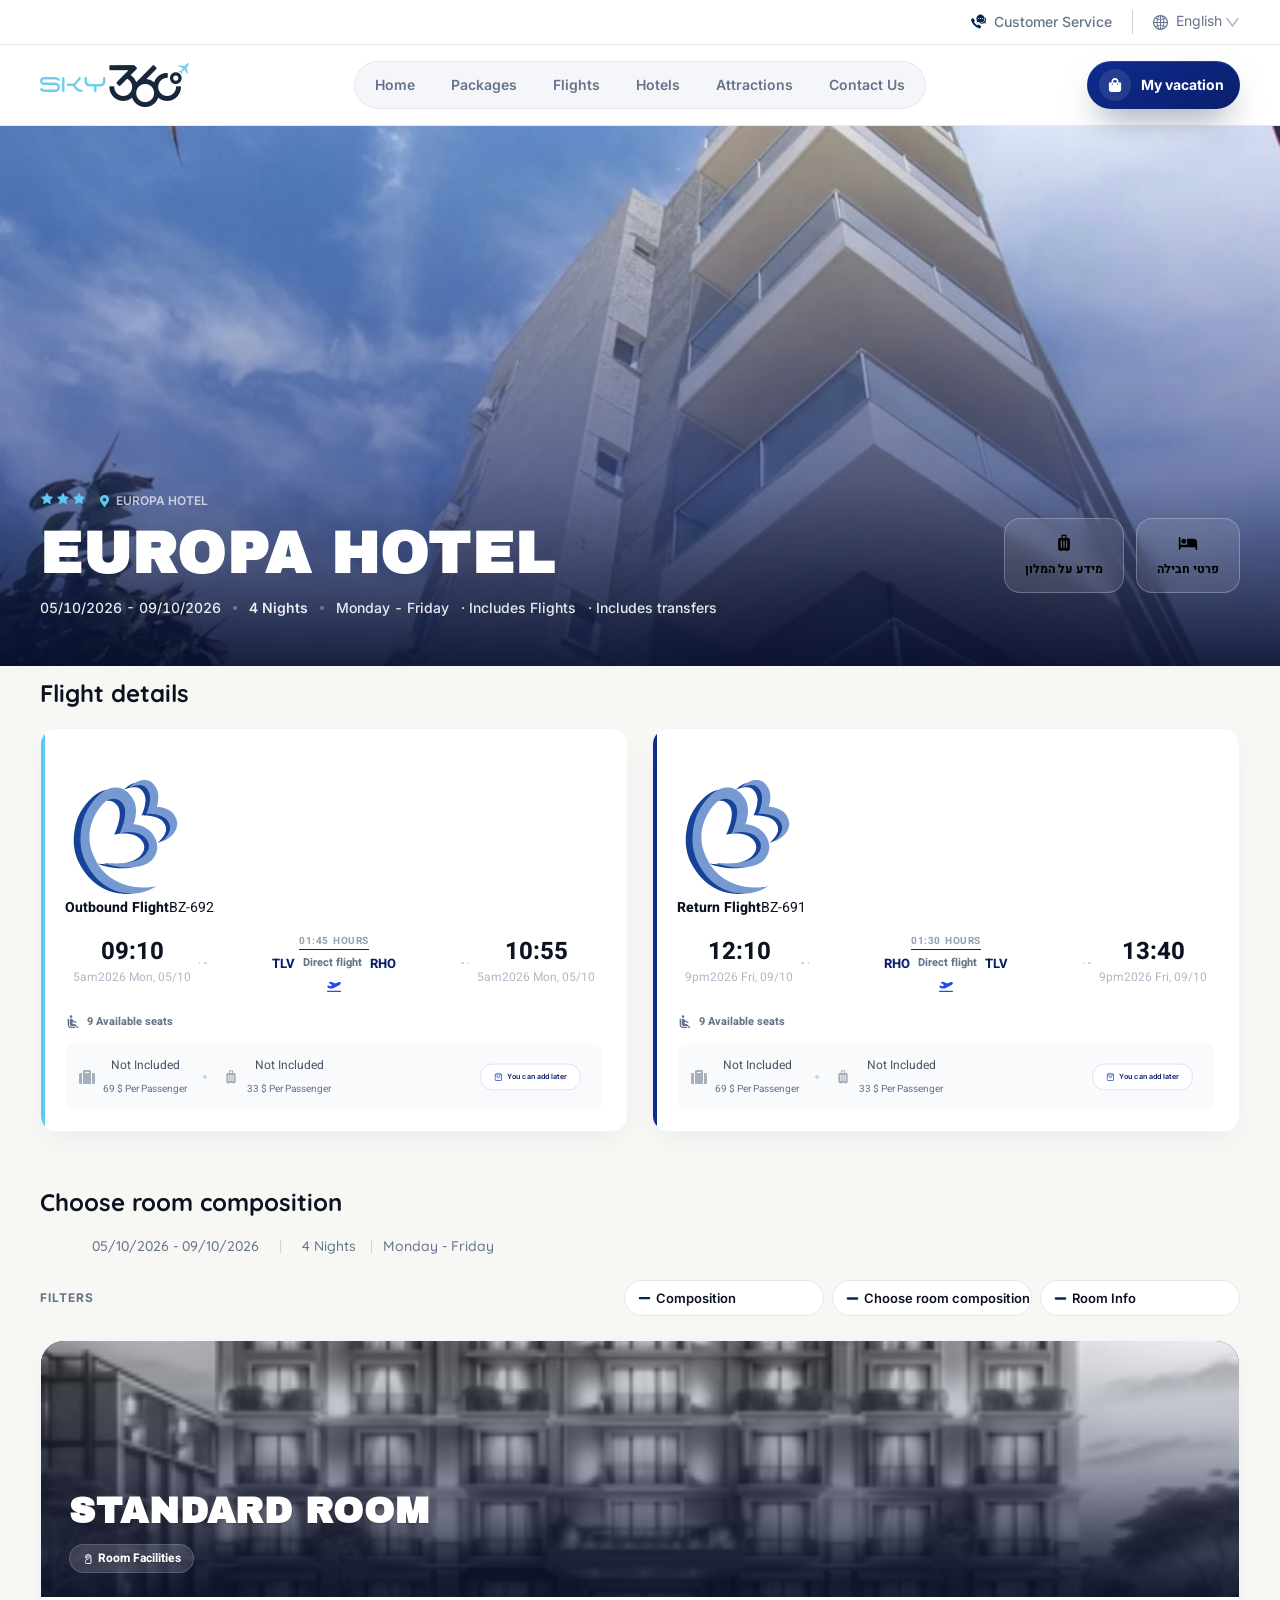
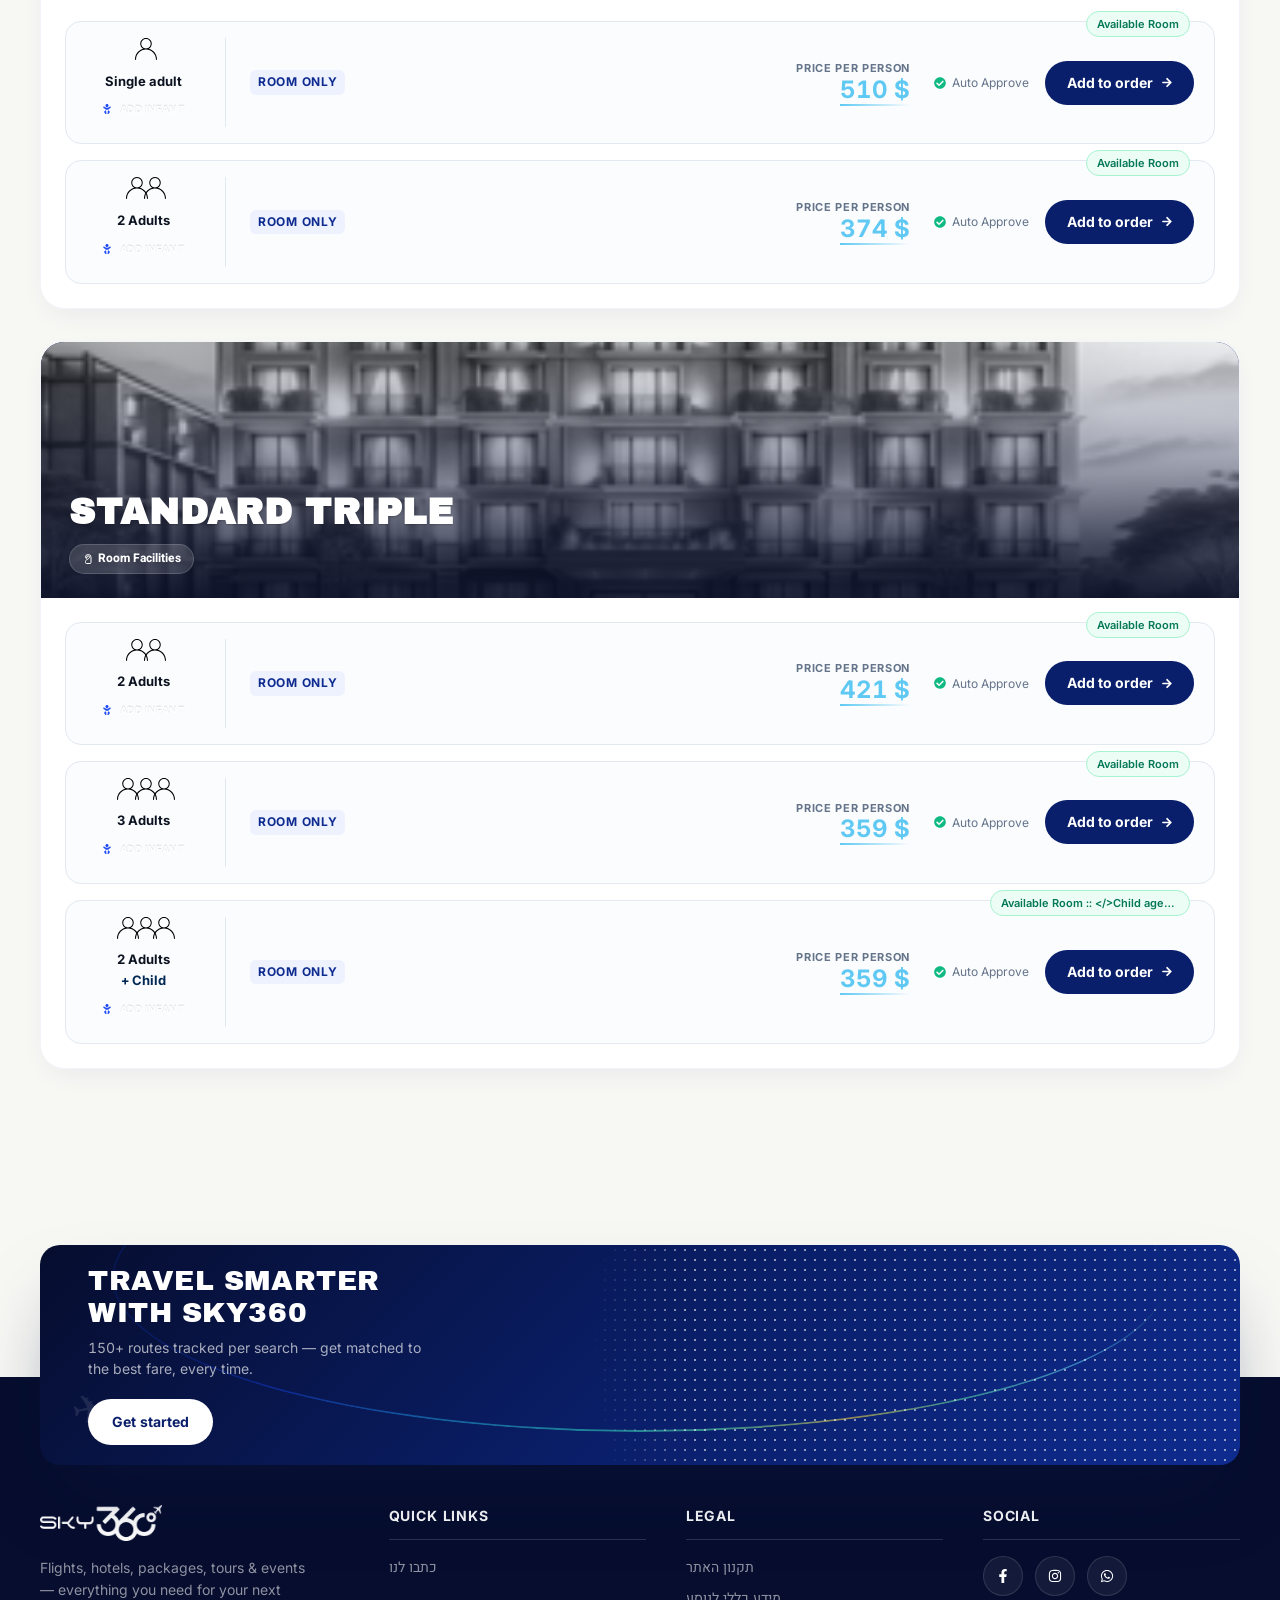
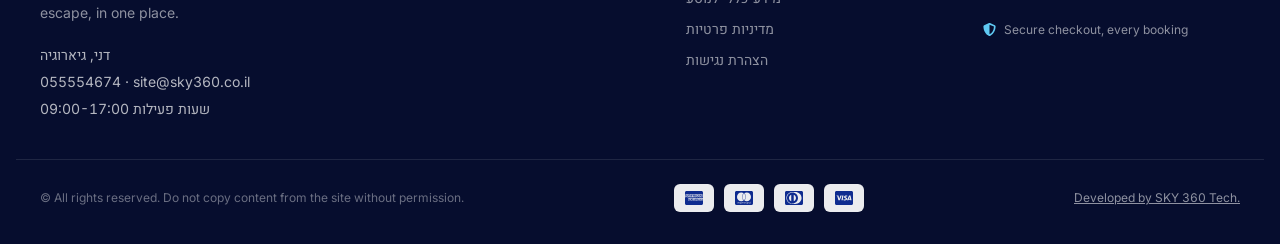
<file: package.html>
<!DOCTYPE html>
<html lang="en" translate="no" dir="ltr"><head>
    <meta charset="utf-8">
    <meta name="google" content="notranslate">
    <link rel="icon" href="https://stg-files-upload.s3.eu-central-1.amazonaws.com/uploads/8/Website/dummy_174161148667cee1debe1159.61305663.png">
    <meta name="viewport" content="width=device-width, initial-scale=1, maximum-scale=1.0">
    <meta name="theme-color" content="#000000">

    <!-- Leaflet CSS -->
    

    <!-- <link rel="stylesheet" href="//cdnjs.cloudflare.com/ajax/libs/leaflet.draw/1.0.4/leaflet.draw.css" /> -->

    <!-- Make sure you put this AFTER Leaflet's CSS -->
    <!-- <script
      src="https://unpkg.com/leaflet@1.9.4/dist/leaflet.js"
      integrity="sha256-20nQCchB9co0qIjJZRGuk2/Z9VM+kNiyxNV1lvTlZBo="
      crossorigin=""
    ></script> -->

    <!--
      manifest.json provides metadata used when your web app is installed on a
      user's mobile device or desktop. See https://developers.google.com/web/fundamentals/web-app-manifest/
    -->
    <!-- Concept typography: Inter (body, Hebrew+Latin), Archivo Black (display), Quicksand (round),
         Rubik (Hebrew display/round fallback — Archivo Black and Quicksand are Latin-only). -->
    <link rel="preconnect" href="https://fonts.googleapis.com">
    <link rel="preconnect" href="https://fonts.gstatic.com" crossorigin="">
    <link href="https://fonts.googleapis.com/css2?family=Inter:wght@400;500;600;700;800;900&amp;family=Archivo+Black&amp;family=Quicksand:wght@500;600;700&amp;family=Rubik:wght@500;600;700;800;900&amp;display=swap" rel="stylesheet">
    <link rel="manifest" href="/manifest.json">
    <!--
      Notice the use of  in the tags above.
      It will be replaced with the URL of the `public` folder during the build.
      Only files inside the `public` folder can be referenced from the HTML.

      Unlike "/favicon.ico" or "favicon.ico", "/favicon.ico" will
      work correctly both with client-side routing and a non-root public URL.
      Learn how to configure a non-root public URL by running `npm run build`.
    -->
  <title>Tazo Playground</title><link rel="stylesheet" href="/site.css?v=63443a86">
<link rel="stylesheet" href="/showcase.css?v=1890e10e">
</head>
  <body data-showcase="1" data-vpfsize="0" data-vplspacing="0" data-vpwspacing="0" data-vpimgalt="0"><nav id="vplugin-top-hidden-link"></nav>
    
    <div id="root"><div class="App direction-ltr b2c-sky360 is-concept-demo" id="App" dir="ltr"><div id="ShoppingCart" class="shopping_cart  concept-cart-drawer"><div class="header header-closed"><svg xmlns="http://www.w3.org/2000/svg" id="Capa_1" enable-background="new 0 0 512 512" height="512" viewBox="0 0 512 512" width="512" class="shopping-cart-svg"><path d="m83.191 496.616c-.104 4.043 1.431 7.958 4.254 10.854s6.697 4.53 10.742 4.53h315.627c4.045 0 7.918-1.633 10.741-4.53s4.357-6.811 4.254-10.854l-1.014-39.616h-343.59z"></path><path d="m419.215 121.685c-.208-8.132-6.86-14.616-14.995-14.616h-66.72v-25.569c0-44.939-36.561-81.5-81.5-81.5s-81.5 36.561-81.5 81.5v25.569h-66.72c-8.135 0-14.787 6.484-14.995 14.616l-7.812 305.315h342.055zm-214.715-40.185c0-28.397 23.103-51.5 51.5-51.5s51.5 23.103 51.5 51.5v25.569h-103zm122.186 245.842c-2.859 4.49-7.711 6.944-12.666 6.944-2.758 0-5.546-.759-8.044-2.35l-34.976-22.275v28.757l15.604 15.604c5.858 5.858 5.858 15.355 0 21.213-2.929 2.928-6.769 4.393-10.606 4.393-3.839 0-7.678-1.464-10.606-4.394l-9.392-9.39-9.391 9.391c-5.857 5.858-15.355 5.858-21.213 0s-5.858-15.355 0-21.213l15.604-15.604v-28.757l-34.976 22.275c-2.497 1.591-5.287 2.35-8.044 2.35-4.955 0-9.806-2.454-12.666-6.944-4.45-6.987-2.393-16.259 4.595-20.709l51.091-32.539v-46.562c0-8.284 6.716-15 15-15s15 6.716 15 15v46.562l51.091 32.539c6.987 4.45 9.045 13.721 4.595 20.709z"></path></svg><div>My vacation</div></div></div><button class="bot-fab " aria-label="Chat"><svg stroke="currentColor" fill="currentColor" stroke-width="0" viewBox="0 0 512 512" height="26" width="26" xmlns="http://www.w3.org/2000/svg"><path fill="none" stroke-linecap="round" stroke-miterlimit="10" stroke-width="32" d="M431 320.6c-1-3.6 1.2-8.6 3.3-12.2a33.68 33.68 0 012.1-3.1A162 162 0 00464 215c.3-92.2-77.5-167-173.7-167-83.9 0-153.9 57.1-170.3 132.9a160.7 160.7 0 00-3.7 34.2c0 92.3 74.8 169.1 171 169.1 15.3 0 35.9-4.6 47.2-7.7s22.5-7.2 25.4-8.3a26.44 26.44 0 019.3-1.7 26 26 0 0110.1 2l56.7 20.1a13.52 13.52 0 003.9 1 8 8 0 008-8 12.85 12.85 0 00-.5-2.7z"></path><path fill="none" stroke-linecap="round" stroke-miterlimit="10" stroke-width="32" d="M66.46 232a146.23 146.23 0 006.39 152.67c2.31 3.49 3.61 6.19 3.21 8s-11.93 61.87-11.93 61.87a8 8 0 002.71 7.68A8.17 8.17 0 0072 464a7.26 7.26 0 002.91-.6l56.21-22a15.7 15.7 0 0112 .2c18.94 7.38 39.88 12 60.83 12A159.21 159.21 0 00284 432.11"></path></svg></button><div class="app-wrapper "><div id="Header_dup-layout-wrapper" class="Header_dup"><div class="EDIT-LAYOUT  ONLY-EDIT  "><header class="header-nav " id="header"><div class="header-wrapper"><div class="header-set-3"><div class="header-links header-links-set-3 header-set-3__utility"><div class="customer-support trigger-button"><svg xmlns="http://www.w3.org/2000/svg" width="20px" height="20px" viewBox="0 0 168 156" version="1.1"><g id="#00cbffff"><path fill="var(--primary-color)" opacity="1.00" d=" M 85.98 4.98 C 96.75 -0.27 109.61 -1.07 120.91 2.94 C 133.95 7.35 144.65 18.07 149.12 31.08 C 153.22 42.61 152.38 55.80 146.82 66.71 C 141.27 77.92 130.90 86.61 118.88 90.09 C 105.83 93.99 91.10 91.70 79.92 83.88 C 73.40 86.48 66.87 89.04 60.38 91.71 C 63.09 85.22 65.62 78.66 68.24 72.13 C 59.84 60.33 57.88 44.38 62.78 30.79 C 66.75 19.59 75.26 10.11 85.98 4.98 M 79.16 40.25 C 74.81 41.99 73.94 48.53 77.79 51.27 C 81.48 54.59 87.96 51.83 88.39 46.97 C 89.18 42.18 83.50 37.91 79.16 40.25 M 103.24 40.24 C 98.89 41.94 97.95 48.49 101.80 51.24 C 105.49 54.61 112.02 51.84 112.44 46.95 C 113.20 42.18 107.57 37.93 103.24 40.24 M 127.17 40.29 C 122.91 42.04 122.04 48.49 125.82 51.22 C 129.49 54.62 136.02 51.85 136.48 46.99 C 137.29 42.16 131.51 37.85 127.17 40.29 Z"></path><path fill="var(--primary-color)" opacity="1.00" d=" M 151.56 21.65 C 160.85 28.95 166.64 40.26 168.00 51.92 L 168.00 62.36 C 166.91 69.70 164.31 76.81 160.08 82.93 C 162.93 89.04 164.68 95.66 168.00 101.52 L 168.00 101.89 C 161.34 100.08 155.08 97.07 148.69 94.53 C 140.49 99.81 130.86 103.06 121.04 102.59 C 115.06 102.62 109.39 100.61 103.67 99.17 C 103.59 98.69 103.53 98.21 103.48 97.74 C 125.08 99.88 146.51 85.37 154.23 65.34 C 159.78 51.35 159.05 34.79 151.56 21.65 Z"></path><path fill="var(--primary-color)" opacity="1.00" d=" M 9.69 46.76 C 12.76 44.37 15.73 40.96 19.97 41.05 C 23.08 40.92 26.06 42.58 27.79 45.13 C 32.12 51.21 36.43 57.31 40.71 63.43 C 42.81 66.32 43.24 70.35 41.48 73.51 C 39.36 77.48 37.03 81.33 34.70 85.17 C 44.61 98.70 56.67 110.60 70.07 120.65 C 74.45 118.30 78.55 115.41 83.09 113.38 C 86.91 111.71 90.94 113.69 93.95 116.04 C 99.42 119.95 104.95 123.76 110.39 127.70 C 114.30 130.31 115.67 136.07 113.00 140.03 C 110.22 144.14 106.83 147.82 103.42 151.42 C 101.32 153.73 98.53 156.30 95.12 155.47 C 73.31 150.80 54.06 138.08 38.00 122.99 C 20.39 105.95 5.34 84.92 0.00 60.65 L 0.00 56.95 C 2.28 52.78 6.25 49.92 9.69 46.76 Z"></path></g></svg>Customer Service</div><div class="site-lang  "><span role="img" aria-label="global" class="anticon anticon-global language-selector-globe"><svg viewBox="64 64 896 896" focusable="false" data-icon="global" width="1em" height="1em" fill="currentColor" aria-hidden="true"><path d="M854.4 800.9c.2-.3.5-.6.7-.9C920.6 722.1 960 621.7 960 512s-39.4-210.1-104.8-288c-.2-.3-.5-.5-.7-.8-1.1-1.3-2.1-2.5-3.2-3.7-.4-.5-.8-.9-1.2-1.4l-4.1-4.7-.1-.1c-1.5-1.7-3.1-3.4-4.6-5.1l-.1-.1c-3.2-3.4-6.4-6.8-9.7-10.1l-.1-.1-4.8-4.8-.3-.3c-1.5-1.5-3-2.9-4.5-4.3-.5-.5-1-1-1.6-1.5-1-1-2-1.9-3-2.8-.3-.3-.7-.6-1-1C736.4 109.2 629.5 64 512 64s-224.4 45.2-304.3 119.2c-.3.3-.7.6-1 1-1 .9-2 1.9-3 2.9-.5.5-1 1-1.6 1.5-1.5 1.4-3 2.9-4.5 4.3l-.3.3-4.8 4.8-.1.1c-3.3 3.3-6.5 6.7-9.7 10.1l-.1.1c-1.6 1.7-3.1 3.4-4.6 5.1l-.1.1c-1.4 1.5-2.8 3.1-4.1 4.7-.4.5-.8.9-1.2 1.4-1.1 1.2-2.1 2.5-3.2 3.7-.2.3-.5.5-.7.8C103.4 301.9 64 402.3 64 512s39.4 210.1 104.8 288c.2.3.5.6.7.9l3.1 3.7c.4.5.8.9 1.2 1.4l4.1 4.7c0 .1.1.1.1.2 1.5 1.7 3 3.4 4.6 5l.1.1c3.2 3.4 6.4 6.8 9.6 10.1l.1.1c1.6 1.6 3.1 3.2 4.7 4.7l.3.3c3.3 3.3 6.7 6.5 10.1 9.6 80.1 74 187 119.2 304.5 119.2s224.4-45.2 304.3-119.2a300 300 0 0010-9.6l.3-.3c1.6-1.6 3.2-3.1 4.7-4.7l.1-.1c3.3-3.3 6.5-6.7 9.6-10.1l.1-.1c1.5-1.7 3.1-3.3 4.6-5 0-.1.1-.1.1-.2 1.4-1.5 2.8-3.1 4.1-4.7.4-.5.8-.9 1.2-1.4a99 99 0 003.3-3.7zm4.1-142.6c-13.8 32.6-32 62.8-54.2 90.2a444.07 444.07 0 00-81.5-55.9c11.6-46.9 18.8-98.4 20.7-152.6H887c-3 40.9-12.6 80.6-28.5 118.3zM887 484H743.5c-1.9-54.2-9.1-105.7-20.7-152.6 29.3-15.6 56.6-34.4 81.5-55.9A373.86 373.86 0 01887 484zM658.3 165.5c39.7 16.8 75.8 40 107.6 69.2a394.72 394.72 0 01-59.4 41.8c-15.7-45-35.8-84.1-59.2-115.4 3.7 1.4 7.4 2.9 11 4.4zm-90.6 700.6c-9.2 7.2-18.4 12.7-27.7 16.4V697a389.1 389.1 0 01115.7 26.2c-8.3 24.6-17.9 47.3-29 67.8-17.4 32.4-37.8 58.3-59 75.1zm59-633.1c11 20.6 20.7 43.3 29 67.8A389.1 389.1 0 01540 327V141.6c9.2 3.7 18.5 9.1 27.7 16.4 21.2 16.7 41.6 42.6 59 75zM540 640.9V540h147.5c-1.6 44.2-7.1 87.1-16.3 127.8l-.3 1.2A445.02 445.02 0 00540 640.9zm0-156.9V383.1c45.8-2.8 89.8-12.5 130.9-28.1l.3 1.2c9.2 40.7 14.7 83.5 16.3 127.8H540zm-56 56v100.9c-45.8 2.8-89.8 12.5-130.9 28.1l-.3-1.2c-9.2-40.7-14.7-83.5-16.3-127.8H484zm-147.5-56c1.6-44.2 7.1-87.1 16.3-127.8l.3-1.2c41.1 15.6 85 25.3 130.9 28.1V484H336.5zM484 697v185.4c-9.2-3.7-18.5-9.1-27.7-16.4-21.2-16.7-41.7-42.7-59.1-75.1-11-20.6-20.7-43.3-29-67.8 37.2-14.6 75.9-23.3 115.8-26.1zm0-370a389.1 389.1 0 01-115.7-26.2c8.3-24.6 17.9-47.3 29-67.8 17.4-32.4 37.8-58.4 59.1-75.1 9.2-7.2 18.4-12.7 27.7-16.4V327zM365.7 165.5c3.7-1.5 7.3-3 11-4.4-23.4 31.3-43.5 70.4-59.2 115.4-21-12-40.9-26-59.4-41.8 31.8-29.2 67.9-52.4 107.6-69.2zM165.5 365.7c13.8-32.6 32-62.8 54.2-90.2 24.9 21.5 52.2 40.3 81.5 55.9-11.6 46.9-18.8 98.4-20.7 152.6H137c3-40.9 12.6-80.6 28.5-118.3zM137 540h143.5c1.9 54.2 9.1 105.7 20.7 152.6a444.07 444.07 0 00-81.5 55.9A373.86 373.86 0 01137 540zm228.7 318.5c-39.7-16.8-75.8-40-107.6-69.2 18.5-15.8 38.4-29.7 59.4-41.8 15.7 45 35.8 84.1 59.2 115.4-3.7-1.4-7.4-2.9-11-4.4zm292.6 0c-3.7 1.5-7.3 3-11 4.4 23.4-31.3 43.5-70.4 59.2-115.4 21 12 40.9 26 59.4 41.8a373.81 373.81 0 01-107.6 69.2z"></path></svg></span><div class="ant-select ant-select-borderless language-selector  ant-select-single ant-select-show-arrow"><div class="ant-select-selector"><span class="ant-select-selection-search"><input type="search" autocomplete="off" class="ant-select-selection-search-input" role="combobox" aria-expanded="false" aria-haspopup="listbox" aria-owns="rc_select_0_list" aria-autocomplete="list" aria-controls="rc_select_0_list" aria-activedescendant="rc_select_0_list_0" readonly="" unselectable="on" value="" id="rc_select_0" style="opacity: 0;"></span><span class="ant-select-selection-item" title="English">English</span></div><span class="ant-select-arrow" unselectable="on" aria-hidden="true" style="user-select: none;"><span role="img" aria-label="down" class="anticon anticon-down ant-select-suffix"><svg viewBox="64 64 896 896" focusable="false" data-icon="down" width="1em" height="1em" fill="currentColor" aria-hidden="true"><path d="M884 256h-75c-5.1 0-9.9 2.5-12.9 6.6L512 654.2 227.9 262.6c-3-4.1-7.8-6.6-12.9-6.6h-75c-6.5 0-10.3 7.4-6.5 12.7l352.6 486.1c12.8 17.6 39 17.6 51.7 0l352.6-486.1c3.9-5.3.1-12.7-6.4-12.7z"></path></svg></span></span></div></div></div><div class="header-links header-links-set-3 header-set-3__main"><div class="header-set-3__brand"><a class="bold logo" href="index.html"><img src="/assets/images/sky360/sky360-logo.png" alt="logo"></a></div><nav class="header-set-3__nav" aria-label="main"><a class="false false" href="package.html">Home</a><a class="false false" href="package.html">Packages</a><a class="false false" href="package.html">Flights</a><a class="false false" href="package.html">Hotels</a><a class="false false" href="package.html">Attractions</a><a class="false false" href="package.html">Contact Us</a></nav><div class="header-set-3__account"><button type="button" id="obs-cart-trigger" class="concept-cart-trigger" aria-label="My vacation" aria-expanded="false"><span class="concept-cart-trigger__icon"><svg stroke="currentColor" fill="currentColor" stroke-width="0" viewBox="0 0 448 512" aria-hidden="true" height="1em" width="1em" xmlns="http://www.w3.org/2000/svg"><path d="M352 160v-32C352 57.42 294.579 0 224 0 153.42 0 96 57.42 96 128v32H0v272c0 44.183 35.817 80 80 80h288c44.183 0 80-35.817 80-80V160h-96zm-192-32c0-35.29 28.71-64 64-64s64 28.71 64 64v32H160v-32zm160 120c-13.255 0-24-10.745-24-24s10.745-24 24-24 24 10.745 24 24-10.745 24-24 24zm-192 0c-13.255 0-24-10.745-24-24s10.745-24 24-24 24 10.745 24 24-10.745 24-24 24z"></path></svg></span><span class="concept-cart-trigger__label">My vacation</span></button></div></div></div></div><div class="burger-menu"><div class="menu"><svg stroke="currentColor" fill="none" stroke-width="0" viewBox="0 0 24 24" cursor="pointer" height="37" width="37" xmlns="http://www.w3.org/2000/svg"><path d="M2 6C2 5.44772 2.44772 5 3 5H21C21.5523 5 22 5.44772 22 6C22 6.55228 21.5523 7 21 7H3C2.44772 7 2 6.55228 2 6Z" fill="currentColor"></path><path d="M2 12.0322C2 11.4799 2.44772 11.0322 3 11.0322H21C21.5523 11.0322 22 11.4799 22 12.0322C22 12.5845 21.5523 13.0322 21 13.0322H3C2.44772 13.0322 2 12.5845 2 12.0322Z" fill="currentColor"></path><path d="M3 17.0645C2.44772 17.0645 2 17.5122 2 18.0645C2 18.6167 2.44772 19.0645 3 19.0645H21C21.5523 19.0645 22 18.6167 22 18.0645C22 17.5122 21.5523 17.0645 21 17.0645H3Z" fill="currentColor"></path></svg><a href="index.html"><img src="/assets/images/sky360/sky360-logo.png"></a><span class="shopping-cart-icon-wrapper"><span class="ant-badge"><svg stroke="currentColor" fill="none" stroke-width="0" viewBox="0 0 24 24" cursor="pointer" height="37" width="37" xmlns="http://www.w3.org/2000/svg"><path fill-rule="evenodd" clip-rule="evenodd" d="M5.79166 2H1V4H4.2184L6.9872 16.6776H7V17H20V16.7519L22.1932 7.09095L22.5308 6H6.6552L6.08485 3.38852L5.79166 2ZM19.9869 8H7.092L8.62081 15H18.3978L19.9869 8Z" fill="currentColor"></path><path d="M10 22C11.1046 22 12 21.1046 12 20C12 18.8954 11.1046 18 10 18C8.89543 18 8 18.8954 8 20C8 21.1046 8.89543 22 10 22Z" fill="currentColor"></path><path d="M19 20C19 21.1046 18.1046 22 17 22C15.8954 22 15 21.1046 15 20C15 18.8954 15.8954 18 17 18C18.1046 18 19 18.8954 19 20Z" fill="currentColor"></path></svg></span></span></div></div></header></div></div><div id="PackagePage-wrapper"><div class="PackagePage"><div id="package-page"><div id="package-details" class=""><div><div id="obs-pkg-hotel-info"><div class="hotel-info-set-1 false  viewPageType-package" style="background-image: url(&quot;/img/e2083e4f3f835446.jpg&quot;);"><img src="/img/e2083e4f3f835446.jpg" alt="" aria-hidden="true" style="display: none;"><div class="content-wrapper"><div class="hotel-info"><h4 class="max-lines-ellipsis">EUROPA HOTEL</h4><div class="hotel-name max-lines-ellipsis">EUROPA HOTEL</div><div class="hotel-stars"><div><svg stroke="currentColor" fill="currentColor" stroke-width="0" viewBox="0 0 1024 1024" color="#ffd62d" height="25" width="25" xmlns="http://www.w3.org/2000/svg" style="color: rgb(255, 214, 45);"><path d="M908.1 353.1l-253.9-36.9L540.7 86.1c-3.1-6.3-8.2-11.4-14.5-14.5-15.8-7.8-35-1.3-42.9 14.5L369.8 316.2l-253.9 36.9c-7 1-13.4 4.3-18.3 9.3a32.05 32.05 0 0 0 .6 45.3l183.7 179.1-43.4 252.9a31.95 31.95 0 0 0 46.4 33.7L512 754l227.1 119.4c6.2 3.3 13.4 4.4 20.3 3.2 17.4-3 29.1-19.5 26.1-36.9l-43.4-252.9 183.7-179.1c5-4.9 8.3-11.3 9.3-18.3 2.7-17.5-9.5-33.7-27-36.3z"></path></svg></div><div><svg stroke="currentColor" fill="currentColor" stroke-width="0" viewBox="0 0 1024 1024" color="#ffd62d" height="25" width="25" xmlns="http://www.w3.org/2000/svg" style="color: rgb(255, 214, 45);"><path d="M908.1 353.1l-253.9-36.9L540.7 86.1c-3.1-6.3-8.2-11.4-14.5-14.5-15.8-7.8-35-1.3-42.9 14.5L369.8 316.2l-253.9 36.9c-7 1-13.4 4.3-18.3 9.3a32.05 32.05 0 0 0 .6 45.3l183.7 179.1-43.4 252.9a31.95 31.95 0 0 0 46.4 33.7L512 754l227.1 119.4c6.2 3.3 13.4 4.4 20.3 3.2 17.4-3 29.1-19.5 26.1-36.9l-43.4-252.9 183.7-179.1c5-4.9 8.3-11.3 9.3-18.3 2.7-17.5-9.5-33.7-27-36.3z"></path></svg></div><div><svg stroke="currentColor" fill="currentColor" stroke-width="0" viewBox="0 0 1024 1024" color="#ffd62d" height="25" width="25" xmlns="http://www.w3.org/2000/svg" style="color: rgb(255, 214, 45);"><path d="M908.1 353.1l-253.9-36.9L540.7 86.1c-3.1-6.3-8.2-11.4-14.5-14.5-15.8-7.8-35-1.3-42.9 14.5L369.8 316.2l-253.9 36.9c-7 1-13.4 4.3-18.3 9.3a32.05 32.05 0 0 0 .6 45.3l183.7 179.1-43.4 252.9a31.95 31.95 0 0 0 46.4 33.7L512 754l227.1 119.4c6.2 3.3 13.4 4.4 20.3 3.2 17.4-3 29.1-19.5 26.1-36.9l-43.4-252.9 183.7-179.1c5-4.9 8.3-11.3 9.3-18.3 2.7-17.5-9.5-33.7-27-36.3z"></path></svg></div></div><div class="hotel-dates">05/10/2026 -
      09/10/2026</div><div class="hotel-days"><b>4 Nights</b></div><div class="hotel-dates">Monday -
      Friday</div><div class="hotel-additional-includes"><div>· Includes Flights</div><div>· Includes transfers</div></div></div><div class="hotel-gallery"></div></div></div></div></div><div class="package-attractions-wrapper"><div class="package-attractions-wrapper-set-2 content-wrapper"><div><div class="package-addition-info"><div class="box"><svg stroke="currentColor" fill="currentColor" stroke-width="0" viewBox="0 0 24 24" color="#fff" height="30" width="30" xmlns="http://www.w3.org/2000/svg" style="color: rgb(255, 255, 255);"><path fill="none" d="M0 0h24v24H0z"></path><path d="M17 6h-2V3c0-.55-.45-1-1-1h-4c-.55 0-1 .45-1 1v3H7c-1.1 0-2 .9-2 2v11c0 1.1.9 2 2 2 0 .55.45 1 1 1s1-.45 1-1h6c0 .55.45 1 1 1s1-.45 1-1c1.1 0 2-.9 2-2V8c0-1.1-.9-2-2-2zM9.5 18H8V9h1.5v9zm3.25 0h-1.5V9h1.5v9zm.75-12h-3V3.5h3V6zM16 18h-1.5V9H16v9z"></path></svg><span>מידע על המלון</span></div><div class="box"><svg stroke="currentColor" fill="currentColor" stroke-width="0" viewBox="0 0 24 24" color="#fff" height="30" width="30" xmlns="http://www.w3.org/2000/svg" style="color: rgb(255, 255, 255);"><path fill="none" d="M0 0h24v24H0z"></path><path d="M7 13c1.66 0 3-1.34 3-3S8.66 7 7 7s-3 1.34-3 3 1.34 3 3 3zm12-6h-8v7H3V5H1v15h2v-3h18v3h2v-9c0-2.21-1.79-4-4-4z"></path></svg><span>פרטי חבילה</span></div></div></div></div></div><div id="obs-pkg-flights-info"><div><div class="package-flights-set-2 content-wrapper"><h4 class="header-section">Flight details</h4><div class="ant-row"><div class="ant-col ant-col-sm-24 ant-col-md-12"><div class="flight-box-set-2 flight-outbound"><p class="header"><div class="airline-name"><img title="Black Stallion Airways" src="/img/dd093686264c2378.png"></div><span class="flight-info"><b> Outbound Flight</b><span class="flight-code">BZ-692</span></span></p><div class="flight-details"><span class="plane"><svg stroke="currentColor" fill="currentColor" stroke-width="0" viewBox="0 0 640 512" height="45" width="45" xmlns="http://www.w3.org/2000/svg"><path d="M624 448H16c-8.84 0-16 7.16-16 16v32c0 8.84 7.16 16 16 16h608c8.84 0 16-7.16 16-16v-32c0-8.84-7.16-16-16-16zM80.55 341.27c6.28 6.84 15.1 10.72 24.33 10.71l130.54-.18a65.62 65.62 0 0 0 29.64-7.12l290.96-147.65c26.74-13.57 50.71-32.94 67.02-58.31 18.31-28.48 20.3-49.09 13.07-63.65-7.21-14.57-24.74-25.27-58.25-27.45-29.85-1.94-59.54 5.92-86.28 19.48l-98.51 49.99-218.7-82.06a17.799 17.799 0 0 0-18-1.11L90.62 67.29c-10.67 5.41-13.25 19.65-5.17 28.53l156.22 98.1-103.21 52.38-72.35-36.47a17.804 17.804 0 0 0-16.07.02L9.91 230.22c-10.44 5.3-13.19 19.12-5.57 28.08l76.21 82.97z"></path></svg></span><span class="flight-to"><div class="flight-time">09:10</div><div class="flight-date">5am2026 Mon, 05/10</div></span><span class="duration"><div><span>Hours</span><span>01:45</span></div><div class="codes-wrapper"><div class="location">TLV</div><div>Direct flight</div><div class="location">RHO</div></div></span><span class="flight-from"><div class="flight-time">10:55</div><div class="flight-date">5am2026 Mon, 05/10</div></span><span class="plane"><svg stroke="currentColor" fill="currentColor" stroke-width="0" viewBox="0 0 640 512" height="45" width="45" xmlns="http://www.w3.org/2000/svg"><path d="M624 448H16c-8.84 0-16 7.16-16 16v32c0 8.84 7.16 16 16 16h608c8.84 0 16-7.16 16-16v-32c0-8.84-7.16-16-16-16zM44.81 205.66l88.74 80a62.607 62.607 0 0 0 25.47 13.93l287.6 78.35c26.48 7.21 54.56 8.72 81 1.36 29.67-8.27 43.44-21.21 47.25-35.71 3.83-14.5-1.73-32.71-23.37-54.96-19.28-19.82-44.35-32.79-70.83-40l-97.51-26.56L282.8 30.22c-1.51-5.81-5.95-10.35-11.66-11.91L206.05.58c-10.56-2.88-20.9 5.32-20.71 16.44l47.92 164.21-102.2-27.84-27.59-67.88c-1.93-4.89-6.01-8.57-11.02-9.93L52.72 64.75c-10.34-2.82-20.53 5-20.72 15.88l.23 101.78c.19 8.91 6.03 17.34 12.58 23.25z"></path></svg></span></div><div class="flight-box-available-seats available-seats-9"><svg stroke="currentColor" fill="currentColor" stroke-width="0" viewBox="0 0 24 24" height="30" width="30" xmlns="http://www.w3.org/2000/svg"><path fill="none" d="M0 0h24v24H0z"></path><path d="M7.59 5.41c-.78-.78-.78-2.05 0-2.83.78-.78 2.05-.78 2.83 0 .78.78.78 2.05 0 2.83-.79.79-2.05.79-2.83 0zM6 16V7H4v9c0 2.76 2.24 5 5 5h6v-2H9c-1.66 0-3-1.34-3-3zm14 4.07L14.93 15H11.5v-3.68c1.4 1.15 3.6 2.16 5.5 2.16v-2.16c-1.66.02-3.61-.87-4.67-2.04l-1.4-1.55c-.19-.21-.43-.38-.69-.5-.29-.14-.62-.23-.96-.23h-.03C8.01 7 7 8.01 7 9.25V15c0 1.66 1.34 3 3 3h5.07l3.5 3.5L20 20.07z"></path></svg> 9   Available seats</div><span class="baggage"><div class="luggage"><div><svg stroke="currentColor" fill="currentColor" stroke-width="0" viewBox="0 0 512 512" color="#000" opacity="0.4" height="35" width="35" xmlns="http://www.w3.org/2000/svg" style="color: rgb(0, 0, 0);"><path d="M128 480h256V80c0-26.5-21.5-48-48-48H176c-26.5 0-48 21.5-48 48v400zm64-384h128v32H192V96zm320 80v256c0 26.5-21.5 48-48 48h-48V128h48c26.5 0 48 21.5 48 48zM96 480H48c-26.5 0-48-21.5-48-48V176c0-26.5 21.5-48 48-48h48v352z"></path></svg><span><span class="not-include">Not Included</span><span class="baggage-price">69&nbsp;$ Per Passenger</span></span></div><div><svg stroke="currentColor" fill="currentColor" stroke-width="0" viewBox="0 0 24 24" color="#000" opacity="0.4" height="35" width="35" xmlns="http://www.w3.org/2000/svg" style="color: rgb(0, 0, 0);"><path fill="none" d="M0 0h24v24H0z"></path><path d="M17 6h-2V3c0-.55-.45-1-1-1h-4c-.55 0-1 .45-1 1v3H7c-1.1 0-2 .9-2 2v11c0 1.1.9 2 2 2 0 .55.45 1 1 1s1-.45 1-1h6c0 .55.45 1 1 1s1-.45 1-1c1.1 0 2-.9 2-2V8c0-1.1-.9-2-2-2zM9.5 18H8V9h1.5v9zm3.25 0h-1.5V9h1.5v9zm.75-12h-3V3.5h3V6zM16 18h-1.5V9H16v9z"></path></svg><span><span class="not-include">Not Included</span><span class="baggage-price">33&nbsp;$ Per Passenger</span></span></div><button type="button" class="ant-btn ant-btn-default button-with-arrow btn-style-2 "><span>You can add later</span><svg stroke="currentColor" fill="none" stroke-width="2" viewBox="0 0 24 24" stroke-linecap="round" stroke-linejoin="round" height="1em" width="1em" xmlns="http://www.w3.org/2000/svg"><path d="M6 2L3 6v14a2 2 0 0 0 2 2h14a2 2 0 0 0 2-2V6l-3-4z"></path><line x1="3" y1="6" x2="21" y2="6"></line><path d="M16 10a4 4 0 0 1-8 0"></path></svg></button></div></span></div></div><div class="ant-col ant-col-sm-24 ant-col-md-12"><div class="flight-box-set-2 flight-inbound"><p class="header"><div class="airline-name"><img title="Black Stallion Airways" src="/img/dd093686264c2378.png"></div><span class="flight-info"><b> Return Flight</b><span class="flight-code">BZ-691</span></span></p><div class="flight-details"><span class="plane"><svg stroke="currentColor" fill="currentColor" stroke-width="0" viewBox="0 0 640 512" height="45" width="45" xmlns="http://www.w3.org/2000/svg"><path d="M624 448H16c-8.84 0-16 7.16-16 16v32c0 8.84 7.16 16 16 16h608c8.84 0 16-7.16 16-16v-32c0-8.84-7.16-16-16-16zM80.55 341.27c6.28 6.84 15.1 10.72 24.33 10.71l130.54-.18a65.62 65.62 0 0 0 29.64-7.12l290.96-147.65c26.74-13.57 50.71-32.94 67.02-58.31 18.31-28.48 20.3-49.09 13.07-63.65-7.21-14.57-24.74-25.27-58.25-27.45-29.85-1.94-59.54 5.92-86.28 19.48l-98.51 49.99-218.7-82.06a17.799 17.799 0 0 0-18-1.11L90.62 67.29c-10.67 5.41-13.25 19.65-5.17 28.53l156.22 98.1-103.21 52.38-72.35-36.47a17.804 17.804 0 0 0-16.07.02L9.91 230.22c-10.44 5.3-13.19 19.12-5.57 28.08l76.21 82.97z"></path></svg></span><span class="flight-to"><div class="flight-time">12:10</div><div class="flight-date">9pm2026 Fri, 09/10</div></span><span class="duration"><div><span>Hours</span><span>01:30</span></div><div class="codes-wrapper"><div class="location">RHO</div><div>Direct flight</div><div class="location">TLV</div></div></span><span class="flight-from"><div class="flight-time">13:40</div><div class="flight-date">9pm2026 Fri, 09/10</div></span><span class="plane"><svg stroke="currentColor" fill="currentColor" stroke-width="0" viewBox="0 0 640 512" height="45" width="45" xmlns="http://www.w3.org/2000/svg"><path d="M624 448H16c-8.84 0-16 7.16-16 16v32c0 8.84 7.16 16 16 16h608c8.84 0 16-7.16 16-16v-32c0-8.84-7.16-16-16-16zM44.81 205.66l88.74 80a62.607 62.607 0 0 0 25.47 13.93l287.6 78.35c26.48 7.21 54.56 8.72 81 1.36 29.67-8.27 43.44-21.21 47.25-35.71 3.83-14.5-1.73-32.71-23.37-54.96-19.28-19.82-44.35-32.79-70.83-40l-97.51-26.56L282.8 30.22c-1.51-5.81-5.95-10.35-11.66-11.91L206.05.58c-10.56-2.88-20.9 5.32-20.71 16.44l47.92 164.21-102.2-27.84-27.59-67.88c-1.93-4.89-6.01-8.57-11.02-9.93L52.72 64.75c-10.34-2.82-20.53 5-20.72 15.88l.23 101.78c.19 8.91 6.03 17.34 12.58 23.25z"></path></svg></span></div><div class="flight-box-available-seats available-seats-9"><svg stroke="currentColor" fill="currentColor" stroke-width="0" viewBox="0 0 24 24" height="30" width="30" xmlns="http://www.w3.org/2000/svg"><path fill="none" d="M0 0h24v24H0z"></path><path d="M7.59 5.41c-.78-.78-.78-2.05 0-2.83.78-.78 2.05-.78 2.83 0 .78.78.78 2.05 0 2.83-.79.79-2.05.79-2.83 0zM6 16V7H4v9c0 2.76 2.24 5 5 5h6v-2H9c-1.66 0-3-1.34-3-3zm14 4.07L14.93 15H11.5v-3.68c1.4 1.15 3.6 2.16 5.5 2.16v-2.16c-1.66.02-3.61-.87-4.67-2.04l-1.4-1.55c-.19-.21-.43-.38-.69-.5-.29-.14-.62-.23-.96-.23h-.03C8.01 7 7 8.01 7 9.25V15c0 1.66 1.34 3 3 3h5.07l3.5 3.5L20 20.07z"></path></svg> 9   Available seats</div><span class="baggage"><div class="luggage"><div><svg stroke="currentColor" fill="currentColor" stroke-width="0" viewBox="0 0 512 512" color="#000" opacity="0.4" height="35" width="35" xmlns="http://www.w3.org/2000/svg" style="color: rgb(0, 0, 0);"><path d="M128 480h256V80c0-26.5-21.5-48-48-48H176c-26.5 0-48 21.5-48 48v400zm64-384h128v32H192V96zm320 80v256c0 26.5-21.5 48-48 48h-48V128h48c26.5 0 48 21.5 48 48zM96 480H48c-26.5 0-48-21.5-48-48V176c0-26.5 21.5-48 48-48h48v352z"></path></svg><span><span class="not-include">Not Included</span><span class="baggage-price">69&nbsp;$ Per Passenger</span></span></div><div><svg stroke="currentColor" fill="currentColor" stroke-width="0" viewBox="0 0 24 24" color="#000" opacity="0.4" height="35" width="35" xmlns="http://www.w3.org/2000/svg" style="color: rgb(0, 0, 0);"><path fill="none" d="M0 0h24v24H0z"></path><path d="M17 6h-2V3c0-.55-.45-1-1-1h-4c-.55 0-1 .45-1 1v3H7c-1.1 0-2 .9-2 2v11c0 1.1.9 2 2 2 0 .55.45 1 1 1s1-.45 1-1h6c0 .55.45 1 1 1s1-.45 1-1c1.1 0 2-.9 2-2V8c0-1.1-.9-2-2-2zM9.5 18H8V9h1.5v9zm3.25 0h-1.5V9h1.5v9zm.75-12h-3V3.5h3V6zM16 18h-1.5V9H16v9z"></path></svg><span><span class="not-include">Not Included</span><span class="baggage-price">33&nbsp;$ Per Passenger</span></span></div><button type="button" class="ant-btn ant-btn-default button-with-arrow btn-style-2 "><span>You can add later</span><svg stroke="currentColor" fill="none" stroke-width="2" viewBox="0 0 24 24" stroke-linecap="round" stroke-linejoin="round" height="1em" width="1em" xmlns="http://www.w3.org/2000/svg"><path d="M6 2L3 6v14a2 2 0 0 0 2 2h14a2 2 0 0 0 2-2V6l-3-4z"></path><line x1="3" y1="6" x2="21" y2="6"></line><path d="M16 10a4 4 0 0 1-8 0"></path></svg></button></div></span></div></div></div></div></div></div></div><div id="obs-pkg-room-pricing"><div class="room-pricing-wrapper content-wrapper " id="room-pricing"><h4 class="header-section">Choose room composition</h4><h3><div><div>05/10/2026 -
      09/10/2026</div><span>|</span><div>4 Nights <span>|</span>Monday -
      Friday</div></div></h3><div class="room-pricing-filters"><div class="filter-text">Filters</div><div><p class="filters-placeholder"><svg stroke="currentColor" fill="currentColor" stroke-width="0" viewBox="0 0 448 512" height="1em" width="1em" xmlns="http://www.w3.org/2000/svg"><path d="M416 208H32c-17.67 0-32 14.33-32 32v32c0 17.67 14.33 32 32 32h384c17.67 0 32-14.33 32-32v-32c0-17.67-14.33-32-32-32z"></path></svg><span>Composition </span></p><div class="ant-select ant-select-multiple ant-select-show-search" style="width: 200px;"><div class="ant-select-selector"><div class="ant-select-selection-overflow"><div class="ant-select-selection-overflow-item ant-select-selection-overflow-item-suffix" style="opacity: 1;"><div class="ant-select-selection-search" style="width: 0px;"><input type="search" autocomplete="off" class="ant-select-selection-search-input" role="combobox" aria-haspopup="listbox" aria-owns="rc_select_1_list" aria-autocomplete="list" aria-controls="rc_select_1_list" aria-activedescendant="rc_select_1_list_0" readonly="" unselectable="on" value="" id="rc_select_1" style="opacity: 0;"><span class="ant-select-selection-search-mirror" aria-hidden="true">&nbsp;</span></div></div></div><span class="ant-select-selection-placeholder"></span></div></div></div><div><p class="filters-placeholder"><svg stroke="currentColor" fill="currentColor" stroke-width="0" viewBox="0 0 448 512" height="1em" width="1em" xmlns="http://www.w3.org/2000/svg"><path d="M416 208H32c-17.67 0-32 14.33-32 32v32c0 17.67 14.33 32 32 32h384c17.67 0 32-14.33 32-32v-32c0-17.67-14.33-32-32-32z"></path></svg><span class="text">Choose room composition</span></p><div class="ant-select ant-select-multiple ant-select-show-search" style="width: 200px;"><div class="ant-select-selector"><div class="ant-select-selection-overflow"><div class="ant-select-selection-overflow-item ant-select-selection-overflow-item-suffix" style="opacity: 1;"><div class="ant-select-selection-search" style="width: 0px;"><input type="search" autocomplete="off" class="ant-select-selection-search-input" role="combobox" aria-haspopup="listbox" aria-owns="rc_select_2_list" aria-autocomplete="list" aria-controls="rc_select_2_list" aria-activedescendant="rc_select_2_list_0" readonly="" unselectable="on" value="" id="rc_select_2" style="opacity: 0;"><span class="ant-select-selection-search-mirror" aria-hidden="true">&nbsp;</span></div></div></div><span class="ant-select-selection-placeholder"></span></div></div></div><div><p class="filters-placeholder"><svg stroke="currentColor" fill="currentColor" stroke-width="0" viewBox="0 0 448 512" height="1em" width="1em" xmlns="http://www.w3.org/2000/svg"><path d="M416 208H32c-17.67 0-32 14.33-32 32v32c0 17.67 14.33 32 32 32h384c17.67 0 32-14.33 32-32v-32c0-17.67-14.33-32-32-32z"></path></svg><span class="text">Room Info</span></p><div class="ant-select ant-select-multiple ant-select-show-search" style="width: 200px;"><div class="ant-select-selector"><div class="ant-select-selection-overflow"><div class="ant-select-selection-overflow-item ant-select-selection-overflow-item-suffix" style="opacity: 1;"><div class="ant-select-selection-search" style="width: 0px;"><input type="search" autocomplete="off" class="ant-select-selection-search-input" role="combobox" aria-haspopup="listbox" aria-owns="rc_select_3_list" aria-autocomplete="list" aria-controls="rc_select_3_list" aria-activedescendant="rc_select_3_list_0" readonly="" unselectable="on" value="" id="rc_select_3" style="opacity: 0;"><span class="ant-select-selection-search-mirror" aria-hidden="true">&nbsp;</span></div></div></div><span class="ant-select-selection-placeholder"></span></div></div></div></div><div class="filters-applied-wrapper"></div><div><div><div class="single-room-set-1"><div class="ant-row header"><div class="ant-col ant-col-xs-24 ant-col-md-5"><div class="one-picture-gallery" style="width: 100%; height: 160px;"><div class="ant-image" style="width: 100%; height: 160px;"><img class="ant-image-img" src="/assets/images/hotel-default.png" width="100%" height="160" style="height: 160px;"></div></div></div><div class="ant-col option-title ant-col-xs-24 ant-col-md-18"><p class="option-name"> Standard Room</p><div class="facilities"><span class="tooltip-set-1"><svg stroke="currentColor" fill="none" stroke-width="2" viewBox="0 0 24 24" stroke-linecap="round" stroke-linejoin="round" height="25" width="25" xmlns="http://www.w3.org/2000/svg"><desc></desc><path stroke="none" d="M0 0h24v24H0z" fill="none"></path><path d="M8.5 10a1.5 1.5 0 0 1 -1.5 -1.5a5.5 5.5 0 0 1 11 0v10.5a2 2 0 0 1 -2 2h-7a2 2 0 0 1 -2 -2v-2c0 -1.38 .71 -2.444 1.88 -3.175l4.424 -2.765c1.055 -.66 1.696 -1.316 1.696 -2.56a2.5 2.5 0 1 0 -5 0a1.5 1.5 0 0 1 -1.5 1.5z"></path></svg>Room Facilities</span></div><p></p></div></div><div class="room_option room_option_s1"><div class="option-info"><div class="room-guests-wrapper"><div class="room-guest-row "><div class="icon"><span class="adult"><svg xmlns="http://www.w3.org/2000/svg" version="1.1" id="Capa_1" x="0px" y="0px" viewBox="0 0 448 448"><g><g><path d="M279.616,220.608c36.715-19.861,61.717-58.709,61.717-103.275C341.333,52.651,288.683,0,224,0    S106.667,52.651,106.667,117.333c0,44.565,25.003,83.413,61.717,103.275C71.723,245.44,0,333.035,0,437.333    C0,443.221,4.779,448,10.667,448s10.667-4.779,10.667-10.667c0-111.744,90.923-202.667,202.667-202.667    s202.667,90.923,202.667,202.667c0,5.888,4.779,10.667,10.667,10.667S448,443.221,448,437.333    C448,333.035,376.277,245.44,279.616,220.608z M128,117.333c0-52.928,43.072-96,96-96s96,43.072,96,96c0,52.928-43.072,96-96,96    S128,170.261,128,117.333z"></path></g></g><g></g><g></g><g></g><g></g><g></g><g></g><g></g><g></g><g></g><g></g><g></g><g></g><g></g><g></g><g></g></svg></span></div><span class="number-of-guests"><div>Single adult</div><div class="add-infant"><button type="button" class="ant-btn ant-btn-primary ant-btn-sm"><svg stroke="currentColor" fill="currentColor" stroke-width="0" viewBox="0 0 384 512" height="1em" width="1em" xmlns="http://www.w3.org/2000/svg"><path d="M192 160c44.2 0 80-35.8 80-80S236.2 0 192 0s-80 35.8-80 80 35.8 80 80 80zm-53.4 248.8l25.6-32-61.5-51.2L56.8 383c-11.4 14.2-11.7 34.4-.8 49l48 64c7.9 10.5 19.9 16 32 16 8.3 0 16.8-2.6 24-8 17.7-13.2 21.2-38.3 8-56l-29.4-39.2zm142.7-83.2l-61.5 51.2 25.6 32L216 448c-13.2 17.7-9.7 42.8 8 56 7.2 5.4 15.6 8 24 8 12.2 0 24.2-5.5 32-16l48-64c10.9-14.6 10.6-34.8-.8-49l-45.9-57.4zM376.7 145c-12.7-18.1-37.6-22.4-55.7-9.8l-40.6 28.5c-52.7 37-124.2 37-176.8 0L63 135.3C44.9 122.6 20 127 7.3 145-5.4 163.1-1 188 17 200.7l40.6 28.5c17 11.9 35.4 20.9 54.4 27.9V288h160v-30.8c19-7 37.4-16 54.4-27.9l40.6-28.5c18.1-12.8 22.4-37.7 9.7-55.8z"></path></svg><span>Add infant</span></button></div></span></div></div><span class="meals">ROOM ONLY</span><span class="price"><div><span><div>Price per person</div><b>510&nbsp;$</b></span></div></span><span class="option-includes"><div>· Includes Flights</div><div>· Includes transfers</div><button type="button" class="ant-btn ant-btn-default add btn-style-5"><span>Add to order</span></button><div class="auto-approve-status"><svg stroke="currentColor" fill="currentColor" stroke-width="0" viewBox="0 0 512 512" height="1em" width="1em" xmlns="http://www.w3.org/2000/svg"><path d="M504 256c0 136.967-111.033 248-248 248S8 392.967 8 256 119.033 8 256 8s248 111.033 248 248zM227.314 387.314l184-184c6.248-6.248 6.248-16.379 0-22.627l-22.627-22.627c-6.248-6.249-16.379-6.249-22.628 0L216 308.118l-70.059-70.059c-6.248-6.248-16.379-6.248-22.628 0l-22.627 22.627c-6.248 6.248-6.248 16.379 0 22.627l104 104c6.249 6.249 16.379 6.249 22.628.001z"></path></svg> Auto Approve</div></span></div><div class="ant-row card-footer-row"><div class="ant-col"><span class="ant-tag">Available Room</span></div></div></div><div class="room_option room_option_s1"><div class="option-info"><div class="room-guests-wrapper"><div class="room-guest-row "><div class="icon"><span class="adult"><svg xmlns="http://www.w3.org/2000/svg" version="1.1" id="Capa_1" x="0px" y="0px" viewBox="0 0 448 448"><g><g><path d="M279.616,220.608c36.715-19.861,61.717-58.709,61.717-103.275C341.333,52.651,288.683,0,224,0    S106.667,52.651,106.667,117.333c0,44.565,25.003,83.413,61.717,103.275C71.723,245.44,0,333.035,0,437.333    C0,443.221,4.779,448,10.667,448s10.667-4.779,10.667-10.667c0-111.744,90.923-202.667,202.667-202.667    s202.667,90.923,202.667,202.667c0,5.888,4.779,10.667,10.667,10.667S448,443.221,448,437.333    C448,333.035,376.277,245.44,279.616,220.608z M128,117.333c0-52.928,43.072-96,96-96s96,43.072,96,96c0,52.928-43.072,96-96,96    S128,170.261,128,117.333z"></path></g></g><g></g><g></g><g></g><g></g><g></g><g></g><g></g><g></g><g></g><g></g><g></g><g></g><g></g><g></g><g></g></svg></span><span class="adult"><svg xmlns="http://www.w3.org/2000/svg" version="1.1" id="Capa_1" x="0px" y="0px" viewBox="0 0 448 448"><g><g><path d="M279.616,220.608c36.715-19.861,61.717-58.709,61.717-103.275C341.333,52.651,288.683,0,224,0    S106.667,52.651,106.667,117.333c0,44.565,25.003,83.413,61.717,103.275C71.723,245.44,0,333.035,0,437.333    C0,443.221,4.779,448,10.667,448s10.667-4.779,10.667-10.667c0-111.744,90.923-202.667,202.667-202.667    s202.667,90.923,202.667,202.667c0,5.888,4.779,10.667,10.667,10.667S448,443.221,448,437.333    C448,333.035,376.277,245.44,279.616,220.608z M128,117.333c0-52.928,43.072-96,96-96s96,43.072,96,96c0,52.928-43.072,96-96,96    S128,170.261,128,117.333z"></path></g></g><g></g><g></g><g></g><g></g><g></g><g></g><g></g><g></g><g></g><g></g><g></g><g></g><g></g><g></g><g></g></svg></span></div><span class="number-of-guests"><div><span>2 Adults </span></div><div class="add-infant"><button type="button" class="ant-btn ant-btn-primary ant-btn-sm"><svg stroke="currentColor" fill="currentColor" stroke-width="0" viewBox="0 0 384 512" height="1em" width="1em" xmlns="http://www.w3.org/2000/svg"><path d="M192 160c44.2 0 80-35.8 80-80S236.2 0 192 0s-80 35.8-80 80 35.8 80 80 80zm-53.4 248.8l25.6-32-61.5-51.2L56.8 383c-11.4 14.2-11.7 34.4-.8 49l48 64c7.9 10.5 19.9 16 32 16 8.3 0 16.8-2.6 24-8 17.7-13.2 21.2-38.3 8-56l-29.4-39.2zm142.7-83.2l-61.5 51.2 25.6 32L216 448c-13.2 17.7-9.7 42.8 8 56 7.2 5.4 15.6 8 24 8 12.2 0 24.2-5.5 32-16l48-64c10.9-14.6 10.6-34.8-.8-49l-45.9-57.4zM376.7 145c-12.7-18.1-37.6-22.4-55.7-9.8l-40.6 28.5c-52.7 37-124.2 37-176.8 0L63 135.3C44.9 122.6 20 127 7.3 145-5.4 163.1-1 188 17 200.7l40.6 28.5c17 11.9 35.4 20.9 54.4 27.9V288h160v-30.8c19-7 37.4-16 54.4-27.9l40.6-28.5c18.1-12.8 22.4-37.7 9.7-55.8z"></path></svg><span>Add infant</span></button></div></span></div></div><span class="meals">ROOM ONLY</span><span class="price"><div><span><div>Price per person</div><b>374&nbsp;$</b></span></div></span><span class="option-includes"><div>· Includes Flights</div><div>· Includes transfers</div><button type="button" class="ant-btn ant-btn-default add btn-style-5"><span>Add to order</span></button><div class="auto-approve-status"><svg stroke="currentColor" fill="currentColor" stroke-width="0" viewBox="0 0 512 512" height="1em" width="1em" xmlns="http://www.w3.org/2000/svg"><path d="M504 256c0 136.967-111.033 248-248 248S8 392.967 8 256 119.033 8 256 8s248 111.033 248 248zM227.314 387.314l184-184c6.248-6.248 6.248-16.379 0-22.627l-22.627-22.627c-6.248-6.249-16.379-6.249-22.628 0L216 308.118l-70.059-70.059c-6.248-6.248-16.379-6.248-22.628 0l-22.627 22.627c-6.248 6.248-6.248 16.379 0 22.627l104 104c6.249 6.249 16.379 6.249 22.628.001z"></path></svg> Auto Approve</div></span></div><div class="ant-row card-footer-row"><div class="ant-col"><span class="ant-tag">Available Room</span></div></div></div></div><div class="single-room-set-1"><div class="ant-row header"><div class="ant-col ant-col-xs-24 ant-col-md-5"><div class="one-picture-gallery" style="width: 100%; height: 160px;"><div class="ant-image" style="width: 100%; height: 160px;"><img class="ant-image-img" src="/assets/images/hotel-default.png" width="100%" height="160" style="height: 160px;"></div></div></div><div class="ant-col option-title ant-col-xs-24 ant-col-md-18"><p class="option-name"> Standard Triple</p><div class="facilities"><span class="tooltip-set-1"><svg stroke="currentColor" fill="none" stroke-width="2" viewBox="0 0 24 24" stroke-linecap="round" stroke-linejoin="round" height="25" width="25" xmlns="http://www.w3.org/2000/svg"><desc></desc><path stroke="none" d="M0 0h24v24H0z" fill="none"></path><path d="M8.5 10a1.5 1.5 0 0 1 -1.5 -1.5a5.5 5.5 0 0 1 11 0v10.5a2 2 0 0 1 -2 2h-7a2 2 0 0 1 -2 -2v-2c0 -1.38 .71 -2.444 1.88 -3.175l4.424 -2.765c1.055 -.66 1.696 -1.316 1.696 -2.56a2.5 2.5 0 1 0 -5 0a1.5 1.5 0 0 1 -1.5 1.5z"></path></svg>Room Facilities</span></div><p></p></div></div><div class="room_option room_option_s1"><div class="option-info"><div class="room-guests-wrapper"><div class="room-guest-row "><div class="icon"><span class="adult"><svg xmlns="http://www.w3.org/2000/svg" version="1.1" id="Capa_1" x="0px" y="0px" viewBox="0 0 448 448"><g><g><path d="M279.616,220.608c36.715-19.861,61.717-58.709,61.717-103.275C341.333,52.651,288.683,0,224,0    S106.667,52.651,106.667,117.333c0,44.565,25.003,83.413,61.717,103.275C71.723,245.44,0,333.035,0,437.333    C0,443.221,4.779,448,10.667,448s10.667-4.779,10.667-10.667c0-111.744,90.923-202.667,202.667-202.667    s202.667,90.923,202.667,202.667c0,5.888,4.779,10.667,10.667,10.667S448,443.221,448,437.333    C448,333.035,376.277,245.44,279.616,220.608z M128,117.333c0-52.928,43.072-96,96-96s96,43.072,96,96c0,52.928-43.072,96-96,96    S128,170.261,128,117.333z"></path></g></g><g></g><g></g><g></g><g></g><g></g><g></g><g></g><g></g><g></g><g></g><g></g><g></g><g></g><g></g><g></g></svg></span><span class="adult"><svg xmlns="http://www.w3.org/2000/svg" version="1.1" id="Capa_1" x="0px" y="0px" viewBox="0 0 448 448"><g><g><path d="M279.616,220.608c36.715-19.861,61.717-58.709,61.717-103.275C341.333,52.651,288.683,0,224,0    S106.667,52.651,106.667,117.333c0,44.565,25.003,83.413,61.717,103.275C71.723,245.44,0,333.035,0,437.333    C0,443.221,4.779,448,10.667,448s10.667-4.779,10.667-10.667c0-111.744,90.923-202.667,202.667-202.667    s202.667,90.923,202.667,202.667c0,5.888,4.779,10.667,10.667,10.667S448,443.221,448,437.333    C448,333.035,376.277,245.44,279.616,220.608z M128,117.333c0-52.928,43.072-96,96-96s96,43.072,96,96c0,52.928-43.072,96-96,96    S128,170.261,128,117.333z"></path></g></g><g></g><g></g><g></g><g></g><g></g><g></g><g></g><g></g><g></g><g></g><g></g><g></g><g></g><g></g><g></g></svg></span></div><span class="number-of-guests"><div><span>2 Adults </span></div><div class="add-infant"><button type="button" class="ant-btn ant-btn-primary ant-btn-sm"><svg stroke="currentColor" fill="currentColor" stroke-width="0" viewBox="0 0 384 512" height="1em" width="1em" xmlns="http://www.w3.org/2000/svg"><path d="M192 160c44.2 0 80-35.8 80-80S236.2 0 192 0s-80 35.8-80 80 35.8 80 80 80zm-53.4 248.8l25.6-32-61.5-51.2L56.8 383c-11.4 14.2-11.7 34.4-.8 49l48 64c7.9 10.5 19.9 16 32 16 8.3 0 16.8-2.6 24-8 17.7-13.2 21.2-38.3 8-56l-29.4-39.2zm142.7-83.2l-61.5 51.2 25.6 32L216 448c-13.2 17.7-9.7 42.8 8 56 7.2 5.4 15.6 8 24 8 12.2 0 24.2-5.5 32-16l48-64c10.9-14.6 10.6-34.8-.8-49l-45.9-57.4zM376.7 145c-12.7-18.1-37.6-22.4-55.7-9.8l-40.6 28.5c-52.7 37-124.2 37-176.8 0L63 135.3C44.9 122.6 20 127 7.3 145-5.4 163.1-1 188 17 200.7l40.6 28.5c17 11.9 35.4 20.9 54.4 27.9V288h160v-30.8c19-7 37.4-16 54.4-27.9l40.6-28.5c18.1-12.8 22.4-37.7 9.7-55.8z"></path></svg><span>Add infant</span></button></div></span></div></div><span class="meals">ROOM ONLY</span><span class="price"><div><span><div>Price per person</div><b>421&nbsp;$</b></span></div></span><span class="option-includes"><div>· Includes Flights</div><div>· Includes transfers</div><button type="button" class="ant-btn ant-btn-default add btn-style-5"><span>Add to order</span></button><div class="auto-approve-status"><svg stroke="currentColor" fill="currentColor" stroke-width="0" viewBox="0 0 512 512" height="1em" width="1em" xmlns="http://www.w3.org/2000/svg"><path d="M504 256c0 136.967-111.033 248-248 248S8 392.967 8 256 119.033 8 256 8s248 111.033 248 248zM227.314 387.314l184-184c6.248-6.248 6.248-16.379 0-22.627l-22.627-22.627c-6.248-6.249-16.379-6.249-22.628 0L216 308.118l-70.059-70.059c-6.248-6.248-16.379-6.248-22.628 0l-22.627 22.627c-6.248 6.248-6.248 16.379 0 22.627l104 104c6.249 6.249 16.379 6.249 22.628.001z"></path></svg> Auto Approve</div></span></div><div class="ant-row card-footer-row"><div class="ant-col"><span class="ant-tag">Available Room</span></div></div></div><div class="room_option room_option_s1"><div class="option-info"><div class="room-guests-wrapper"><div class="room-guest-row "><div class="icon"><span class="adult"><svg xmlns="http://www.w3.org/2000/svg" version="1.1" id="Capa_1" x="0px" y="0px" viewBox="0 0 448 448"><g><g><path d="M279.616,220.608c36.715-19.861,61.717-58.709,61.717-103.275C341.333,52.651,288.683,0,224,0    S106.667,52.651,106.667,117.333c0,44.565,25.003,83.413,61.717,103.275C71.723,245.44,0,333.035,0,437.333    C0,443.221,4.779,448,10.667,448s10.667-4.779,10.667-10.667c0-111.744,90.923-202.667,202.667-202.667    s202.667,90.923,202.667,202.667c0,5.888,4.779,10.667,10.667,10.667S448,443.221,448,437.333    C448,333.035,376.277,245.44,279.616,220.608z M128,117.333c0-52.928,43.072-96,96-96s96,43.072,96,96c0,52.928-43.072,96-96,96    S128,170.261,128,117.333z"></path></g></g><g></g><g></g><g></g><g></g><g></g><g></g><g></g><g></g><g></g><g></g><g></g><g></g><g></g><g></g><g></g></svg></span><span class="adult"><svg xmlns="http://www.w3.org/2000/svg" version="1.1" id="Capa_1" x="0px" y="0px" viewBox="0 0 448 448"><g><g><path d="M279.616,220.608c36.715-19.861,61.717-58.709,61.717-103.275C341.333,52.651,288.683,0,224,0    S106.667,52.651,106.667,117.333c0,44.565,25.003,83.413,61.717,103.275C71.723,245.44,0,333.035,0,437.333    C0,443.221,4.779,448,10.667,448s10.667-4.779,10.667-10.667c0-111.744,90.923-202.667,202.667-202.667    s202.667,90.923,202.667,202.667c0,5.888,4.779,10.667,10.667,10.667S448,443.221,448,437.333    C448,333.035,376.277,245.44,279.616,220.608z M128,117.333c0-52.928,43.072-96,96-96s96,43.072,96,96c0,52.928-43.072,96-96,96    S128,170.261,128,117.333z"></path></g></g><g></g><g></g><g></g><g></g><g></g><g></g><g></g><g></g><g></g><g></g><g></g><g></g><g></g><g></g><g></g></svg></span><span class="adult"><svg xmlns="http://www.w3.org/2000/svg" version="1.1" id="Capa_1" x="0px" y="0px" viewBox="0 0 448 448"><g><g><path d="M279.616,220.608c36.715-19.861,61.717-58.709,61.717-103.275C341.333,52.651,288.683,0,224,0    S106.667,52.651,106.667,117.333c0,44.565,25.003,83.413,61.717,103.275C71.723,245.44,0,333.035,0,437.333    C0,443.221,4.779,448,10.667,448s10.667-4.779,10.667-10.667c0-111.744,90.923-202.667,202.667-202.667    s202.667,90.923,202.667,202.667c0,5.888,4.779,10.667,10.667,10.667S448,443.221,448,437.333    C448,333.035,376.277,245.44,279.616,220.608z M128,117.333c0-52.928,43.072-96,96-96s96,43.072,96,96c0,52.928-43.072,96-96,96    S128,170.261,128,117.333z"></path></g></g><g></g><g></g><g></g><g></g><g></g><g></g><g></g><g></g><g></g><g></g><g></g><g></g><g></g><g></g><g></g></svg></span></div><span class="number-of-guests"><div><span>3 Adults </span></div><div class="add-infant"><button type="button" class="ant-btn ant-btn-primary ant-btn-sm"><svg stroke="currentColor" fill="currentColor" stroke-width="0" viewBox="0 0 384 512" height="1em" width="1em" xmlns="http://www.w3.org/2000/svg"><path d="M192 160c44.2 0 80-35.8 80-80S236.2 0 192 0s-80 35.8-80 80 35.8 80 80 80zm-53.4 248.8l25.6-32-61.5-51.2L56.8 383c-11.4 14.2-11.7 34.4-.8 49l48 64c7.9 10.5 19.9 16 32 16 8.3 0 16.8-2.6 24-8 17.7-13.2 21.2-38.3 8-56l-29.4-39.2zm142.7-83.2l-61.5 51.2 25.6 32L216 448c-13.2 17.7-9.7 42.8 8 56 7.2 5.4 15.6 8 24 8 12.2 0 24.2-5.5 32-16l48-64c10.9-14.6 10.6-34.8-.8-49l-45.9-57.4zM376.7 145c-12.7-18.1-37.6-22.4-55.7-9.8l-40.6 28.5c-52.7 37-124.2 37-176.8 0L63 135.3C44.9 122.6 20 127 7.3 145-5.4 163.1-1 188 17 200.7l40.6 28.5c17 11.9 35.4 20.9 54.4 27.9V288h160v-30.8c19-7 37.4-16 54.4-27.9l40.6-28.5c18.1-12.8 22.4-37.7 9.7-55.8z"></path></svg><span>Add infant</span></button></div></span></div></div><span class="meals">ROOM ONLY</span><span class="price"><div><span><div>Price per person</div><b>359&nbsp;$</b></span></div></span><span class="option-includes"><div>· Includes Flights</div><div>· Includes transfers</div><button type="button" class="ant-btn ant-btn-default add btn-style-5"><span>Add to order</span></button><div class="auto-approve-status"><svg stroke="currentColor" fill="currentColor" stroke-width="0" viewBox="0 0 512 512" height="1em" width="1em" xmlns="http://www.w3.org/2000/svg"><path d="M504 256c0 136.967-111.033 248-248 248S8 392.967 8 256 119.033 8 256 8s248 111.033 248 248zM227.314 387.314l184-184c6.248-6.248 6.248-16.379 0-22.627l-22.627-22.627c-6.248-6.249-16.379-6.249-22.628 0L216 308.118l-70.059-70.059c-6.248-6.248-16.379-6.248-22.628 0l-22.627 22.627c-6.248 6.248-6.248 16.379 0 22.627l104 104c6.249 6.249 16.379 6.249 22.628.001z"></path></svg> Auto Approve</div></span></div><div class="ant-row card-footer-row"><div class="ant-col"><span class="ant-tag">Available Room</span></div></div></div><div class="room_option room_option_s1"><div class="option-info"><div class="room-guests-wrapper"><div class="room-guest-row "><div class="icon"><span class="adult"><svg xmlns="http://www.w3.org/2000/svg" version="1.1" id="Capa_1" x="0px" y="0px" viewBox="0 0 448 448"><g><g><path d="M279.616,220.608c36.715-19.861,61.717-58.709,61.717-103.275C341.333,52.651,288.683,0,224,0    S106.667,52.651,106.667,117.333c0,44.565,25.003,83.413,61.717,103.275C71.723,245.44,0,333.035,0,437.333    C0,443.221,4.779,448,10.667,448s10.667-4.779,10.667-10.667c0-111.744,90.923-202.667,202.667-202.667    s202.667,90.923,202.667,202.667c0,5.888,4.779,10.667,10.667,10.667S448,443.221,448,437.333    C448,333.035,376.277,245.44,279.616,220.608z M128,117.333c0-52.928,43.072-96,96-96s96,43.072,96,96c0,52.928-43.072,96-96,96    S128,170.261,128,117.333z"></path></g></g><g></g><g></g><g></g><g></g><g></g><g></g><g></g><g></g><g></g><g></g><g></g><g></g><g></g><g></g><g></g></svg></span><span class="adult"><svg xmlns="http://www.w3.org/2000/svg" version="1.1" id="Capa_1" x="0px" y="0px" viewBox="0 0 448 448"><g><g><path d="M279.616,220.608c36.715-19.861,61.717-58.709,61.717-103.275C341.333,52.651,288.683,0,224,0    S106.667,52.651,106.667,117.333c0,44.565,25.003,83.413,61.717,103.275C71.723,245.44,0,333.035,0,437.333    C0,443.221,4.779,448,10.667,448s10.667-4.779,10.667-10.667c0-111.744,90.923-202.667,202.667-202.667    s202.667,90.923,202.667,202.667c0,5.888,4.779,10.667,10.667,10.667S448,443.221,448,437.333    C448,333.035,376.277,245.44,279.616,220.608z M128,117.333c0-52.928,43.072-96,96-96s96,43.072,96,96c0,52.928-43.072,96-96,96    S128,170.261,128,117.333z"></path></g></g><g></g><g></g><g></g><g></g><g></g><g></g><g></g><g></g><g></g><g></g><g></g><g></g><g></g><g></g><g></g></svg></span><span class="child"><svg xmlns="http://www.w3.org/2000/svg" version="1.1" id="Capa_1" x="0px" y="0px" viewBox="0 0 448 448"><g><g><path d="M279.616,220.608c36.715-19.861,61.717-58.709,61.717-103.275C341.333,52.651,288.683,0,224,0    S106.667,52.651,106.667,117.333c0,44.565,25.003,83.413,61.717,103.275C71.723,245.44,0,333.035,0,437.333    C0,443.221,4.779,448,10.667,448s10.667-4.779,10.667-10.667c0-111.744,90.923-202.667,202.667-202.667    s202.667,90.923,202.667,202.667c0,5.888,4.779,10.667,10.667,10.667S448,443.221,448,437.333    C448,333.035,376.277,245.44,279.616,220.608z M128,117.333c0-52.928,43.072-96,96-96s96,43.072,96,96c0,52.928-43.072,96-96,96    S128,170.261,128,117.333z"></path></g></g><g></g><g></g><g></g><g></g><g></g><g></g><g></g><g></g><g></g><g></g><g></g><g></g><g></g><g></g><g></g></svg></span></div><span class="number-of-guests"><div><span>2 Adults </span></div><span>+ Child</span><div class="add-infant"><button type="button" class="ant-btn ant-btn-primary ant-btn-sm"><svg stroke="currentColor" fill="currentColor" stroke-width="0" viewBox="0 0 384 512" height="1em" width="1em" xmlns="http://www.w3.org/2000/svg"><path d="M192 160c44.2 0 80-35.8 80-80S236.2 0 192 0s-80 35.8-80 80 35.8 80 80 80zm-53.4 248.8l25.6-32-61.5-51.2L56.8 383c-11.4 14.2-11.7 34.4-.8 49l48 64c7.9 10.5 19.9 16 32 16 8.3 0 16.8-2.6 24-8 17.7-13.2 21.2-38.3 8-56l-29.4-39.2zm142.7-83.2l-61.5 51.2 25.6 32L216 448c-13.2 17.7-9.7 42.8 8 56 7.2 5.4 15.6 8 24 8 12.2 0 24.2-5.5 32-16l48-64c10.9-14.6 10.6-34.8-.8-49l-45.9-57.4zM376.7 145c-12.7-18.1-37.6-22.4-55.7-9.8l-40.6 28.5c-52.7 37-124.2 37-176.8 0L63 135.3C44.9 122.6 20 127 7.3 145-5.4 163.1-1 188 17 200.7l40.6 28.5c17 11.9 35.4 20.9 54.4 27.9V288h160v-30.8c19-7 37.4-16 54.4-27.9l40.6-28.5c18.1-12.8 22.4-37.7 9.7-55.8z"></path></svg><span>Add infant</span></button></div></span></div></div><span class="meals">ROOM ONLY</span><span class="price"><div><span><div>Price per person</div><b>359&nbsp;$</b></span></div></span><span class="option-includes"><div>· Includes Flights</div><div>· Includes transfers</div><button type="button" class="ant-btn ant-btn-default add btn-style-5"><span>Add to order</span></button><div class="auto-approve-status"><svg stroke="currentColor" fill="currentColor" stroke-width="0" viewBox="0 0 512 512" height="1em" width="1em" xmlns="http://www.w3.org/2000/svg"><path d="M504 256c0 136.967-111.033 248-248 248S8 392.967 8 256 119.033 8 256 8s248 111.033 248 248zM227.314 387.314l184-184c6.248-6.248 6.248-16.379 0-22.627l-22.627-22.627c-6.248-6.249-16.379-6.249-22.628 0L216 308.118l-70.059-70.059c-6.248-6.248-16.379-6.248-22.628 0l-22.627 22.627c-6.248 6.248-6.248 16.379 0 22.627l104 104c6.249 6.249 16.379 6.249 22.628.001z"></path></svg> Auto Approve</div></span></div><div class="ant-row card-footer-row"><div class="ant-col"><span class="ant-tag">Available Room :: &lt;/&gt;Child age&lt;/&gt;1: 2-12 ;</span></div></div></div></div></div></div></div></div></div></div></div><div id="Footer-layout-wrapper" class="Footer"><div class="EDIT-LAYOUT  ONLY-EDIT  "><div class="concept-footer-promo content-wrapper"><div class="concept-footer-promo__card"><span class="concept-footer-promo__dots" aria-hidden="true"></span><div class="concept-footer-promo__body"><h4 class="concept-footer-promo__title">Travel smarter with Sky360</h4><p class="concept-footer-promo__text">150+ routes tracked per search — get matched to the best fare, every time.</p><a class="concept-footer-promo__cta" href="packages.html">Get started</a></div><span class="concept-footer-promo__plane" aria-hidden="true">✈</span></div></div><footer class="footer" id="footer"><div class="columns-wrapper"><div class="footer_set-2"><div class="separator-top"></div><div><span class="columns content-wrapper"><div class="column column--brand"><div class="footer-brand"><img class="footer-brand__logo" src="/assets/images/sky360/sky360-logo.png" alt="Tazo Playground"></div><p class="footer-brand__tagline">Flights, hotels, packages, tours &amp; events — everything you need for your next escape, in one place.</p><div class="footer-brand__contact"><p>דני, גיארוגיה</p><p>055554674 · site@sky360.co.il</p><p>שעות פעילות 09:00-17:00</p></div></div><div class="column"><p class="column-header">Quick links</p><a class="column-link" href="contact.html">כתבו לנו</a></div><div class="column"><p class="column-header">Legal</p><a class="column-link" href="#">תקנון האתר</a><a class="column-link" href="#">מידע כללי לנוסע</a><a class="column-link" href="#">מדיניות פרטיות</a><a class="column-link" href="#">הצהרת נגישות</a></div><div class="column column--social"><p class="column-header">Social</p><div class="footer-socials"><a class="footer-social" href="https://www.facebook.com/page/sky360" target="_blank" rel="noreferrer" aria-label="פרגנו לנו בעוקב בפייסבוק" title="פרגנו לנו בעוקב בפייסבוק"><svg stroke="currentColor" fill="currentColor" stroke-width="0" viewBox="0 0 320 512" height="1em" width="1em" xmlns="http://www.w3.org/2000/svg"><path d="M279.14 288l14.22-92.66h-88.91v-60.13c0-25.35 12.42-50.06 52.24-50.06h40.42V6.26S260.43 0 225.36 0c-73.22 0-121.08 44.38-121.08 124.72v70.62H22.89V288h81.39v224h100.17V288z"></path></svg></a><a class="footer-social" href="https://www.facebook.com/page/sky360" target="_blank" rel="noreferrer" aria-label="פרגנו לנו בעוקב באינסטגרם" title="פרגנו לנו בעוקב באינסטגרם"><svg stroke="currentColor" fill="currentColor" stroke-width="0" viewBox="0 0 448 512" height="1em" width="1em" xmlns="http://www.w3.org/2000/svg"><path d="M224.1 141c-63.6 0-114.9 51.3-114.9 114.9s51.3 114.9 114.9 114.9S339 319.5 339 255.9 287.7 141 224.1 141zm0 189.6c-41.1 0-74.7-33.5-74.7-74.7s33.5-74.7 74.7-74.7 74.7 33.5 74.7 74.7-33.6 74.7-74.7 74.7zm146.4-194.3c0 14.9-12 26.8-26.8 26.8-14.9 0-26.8-12-26.8-26.8s12-26.8 26.8-26.8 26.8 12 26.8 26.8zm76.1 27.2c-1.7-35.9-9.9-67.7-36.2-93.9-26.2-26.2-58-34.4-93.9-36.2-37-2.1-147.9-2.1-184.9 0-35.8 1.7-67.6 9.9-93.9 36.1s-34.4 58-36.2 93.9c-2.1 37-2.1 147.9 0 184.9 1.7 35.9 9.9 67.7 36.2 93.9s58 34.4 93.9 36.2c37 2.1 147.9 2.1 184.9 0 35.9-1.7 67.7-9.9 93.9-36.2 26.2-26.2 34.4-58 36.2-93.9 2.1-37 2.1-147.8 0-184.8zM398.8 388c-7.8 19.6-22.9 34.7-42.6 42.6-29.5 11.7-99.5 9-132.1 9s-102.7 2.6-132.1-9c-19.6-7.8-34.7-22.9-42.6-42.6-11.7-29.5-9-99.5-9-132.1s-2.6-102.7 9-132.1c7.8-19.6 22.9-34.7 42.6-42.6 29.5-11.7 99.5-9 132.1-9s102.7-2.6 132.1 9c19.6 7.8 34.7 22.9 42.6 42.6 11.7 29.5 9 99.5 9 132.1s2.7 102.7-9 132.1z"></path></svg></a><a class="footer-social" href="https://wa.me/97255554674" target="_blank" rel="noreferrer" aria-label="Whatsapp" title="Whatsapp"><svg stroke="currentColor" fill="currentColor" stroke-width="0" viewBox="0 0 448 512" height="1em" width="1em" xmlns="http://www.w3.org/2000/svg"><path d="M380.9 97.1C339 55.1 283.2 32 223.9 32c-122.4 0-222 99.6-222 222 0 39.1 10.2 77.3 29.6 111L0 480l117.7-30.9c32.4 17.7 68.9 27 106.1 27h.1c122.3 0 224.1-99.6 224.1-222 0-59.3-25.2-115-67.1-157zm-157 341.6c-33.2 0-65.7-8.9-94-25.7l-6.7-4-69.8 18.3L72 359.2l-4.4-7c-18.5-29.4-28.2-63.3-28.2-98.2 0-101.7 82.8-184.5 184.6-184.5 49.3 0 95.6 19.2 130.4 54.1 34.8 34.9 56.2 81.2 56.1 130.5 0 101.8-84.9 184.6-186.6 184.6zm101.2-138.2c-5.5-2.8-32.8-16.2-37.9-18-5.1-1.9-8.8-2.8-12.5 2.8-3.7 5.6-14.3 18-17.6 21.8-3.2 3.7-6.5 4.2-12 1.4-32.6-16.3-54-29.1-75.5-66-5.7-9.8 5.7-9.1 16.3-30.3 1.8-3.7.9-6.9-.5-9.7-1.4-2.8-12.5-30.1-17.1-41.2-4.5-10.8-9.1-9.3-12.5-9.5-3.2-.2-6.9-.2-10.6-.2-3.7 0-9.7 1.4-14.8 6.9-5.1 5.6-19.4 19-19.4 46.3 0 27.3 19.9 53.7 22.6 57.4 2.8 3.7 39.1 59.7 94.8 83.8 35.2 15.2 49 16.5 66.6 13.9 10.7-1.6 32.8-13.4 37.4-26.4 4.6-13 4.6-24.1 3.2-26.4-1.3-2.5-5-3.9-10.5-6.6z"></path></svg></a></div><p class="footer-secure"><svg stroke="currentColor" fill="currentColor" stroke-width="0" viewBox="0 0 512 512" aria-hidden="true" height="1em" width="1em" xmlns="http://www.w3.org/2000/svg"><path d="M466.5 83.7l-192-80a48.15 48.15 0 0 0-36.9 0l-192 80C27.7 91.1 16 108.6 16 128c0 198.5 114.5 335.7 221.5 380.3 11.8 4.9 25.1 4.9 36.9 0C360.1 472.6 496 349.3 496 128c0-19.4-11.7-36.9-29.5-44.3zM256.1 446.3l-.1-381 175.9 73.3c-3.3 151.4-82.1 261.1-175.8 307.7z"></path></svg> Secure checkout, every booking</p></div></span></div><div class="separator-bottom"></div></div></div><div class="footer-terms content-wrapper"><p class="footer-terms__copy">© All rights reserved. Do not copy content from the site without permission.</p><div class="payments" aria-label="The purchase on the site is secure." title="The purchase on the site is secure."><span class="payment-chip"><svg stroke="currentColor" fill="currentColor" stroke-width="0" viewBox="0 0 576 512" aria-hidden="true" height="1em" width="1em" xmlns="http://www.w3.org/2000/svg"><path d="M325.1 167.8c0-16.4-14.1-18.4-27.4-18.4l-39.1-.3v69.3H275v-25.1h18c18.4 0 14.5 10.3 14.8 25.1h16.6v-13.5c0-9.2-1.5-15.1-11-18.4 7.4-3 11.8-10.7 11.7-18.7zm-29.4 11.3H275v-15.3h21c5.1 0 10.7 1 10.7 7.4 0 6.6-5.3 7.9-11 7.9zM279 268.6h-52.7l-21 22.8-20.5-22.8h-66.5l-.1 69.3h65.4l21.3-23 20.4 23h32.2l.1-23.3c18.9 0 49.3 4.6 49.3-23.3 0-17.3-12.3-22.7-27.9-22.7zm-103.8 54.7h-40.6v-13.8h36.3v-14.1h-36.3v-12.5h41.7l17.9 20.2zm65.8 8.2l-25.3-28.1L241 276zm37.8-31h-21.2v-17.6h21.5c5.6 0 10.2 2.3 10.2 8.4 0 6.4-4.6 9.2-10.5 9.2zm-31.6-136.7v-14.6h-55.5v69.3h55.5v-14.3h-38.9v-13.8h37.8v-14.1h-37.8v-12.5zM576 255.4h-.2zm-194.6 31.9c0-16.4-14.1-18.7-27.1-18.7h-39.4l-.1 69.3h16.6l.1-25.3h17.6c11 0 14.8 2 14.8 13.8l-.1 11.5h16.6l.1-13.8c0-8.9-1.8-15.1-11-18.4 7.7-3.1 11.8-10.8 11.9-18.4zm-29.2 11.2h-20.7v-15.6h21c5.1 0 10.7 1 10.7 7.4 0 6.9-5.4 8.2-11 8.2zm-172.8-80v-69.3h-27.6l-19.7 47-21.7-47H83.3v65.7l-28.1-65.7H30.7L1 218.5h17.9l6.4-15.3h34.5l6.4 15.3H100v-54.2l24 54.2h14.6l24-54.2v54.2zM31.2 188.8l11.2-27.6 11.5 27.6zm477.4 158.9v-4.5c-10.8 5.6-3.9 4.5-156.7 4.5 0-25.2.1-23.9 0-25.2-1.7-.1-3.2-.1-9.4-.1 0 17.9-.1 6.8-.1 25.3h-39.6c0-12.1.1-15.3.1-29.2-10 6-22.8 6.4-34.3 6.2 0 14.7-.1 8.3-.1 23h-48.9c-5.1-5.7-2.7-3.1-15.4-17.4-3.2 3.5-12.8 13.9-16.1 17.4h-82v-92.3h83.1c5 5.6 2.8 3.1 15.5 17.2 3.2-3.5 12.2-13.4 15.7-17.2h58c9.8 0 18 1.9 24.3 5.6v-5.6c54.3 0 64.3-1.4 75.7 5.1v-5.1h78.2v5.2c11.4-6.9 19.6-5.2 64.9-5.2v5c10.3-5.9 16.6-5.2 54.3-5V80c0-26.5-21.5-48-48-48h-480c-26.5 0-48 21.5-48 48v109.8c9.4-21.9 19.7-46 23.1-53.9h39.7c4.3 10.1 1.6 3.7 9 21.1v-21.1h46c2.9 6.2 11.1 24 13.9 30 5.8-13.6 10.1-23.9 12.6-30h103c0-.1 11.5 0 11.6 0 43.7.2 53.6-.8 64.4 5.3v-5.3H363v9.3c7.6-6.1 17.9-9.3 30.7-9.3h27.6c0 .5 1.9.3 2.3.3H456c4.2 9.8 2.6 6 8.8 20.6v-20.6h43.3c4.9 8-1-1.8 11.2 18.4v-18.4h39.9v92h-41.6c-5.4-9-1.4-2.2-13.2-21.9v21.9h-52.8c-6.4-14.8-.1-.3-6.6-15.3h-19c-4.2 10-2.2 5.2-6.4 15.3h-26.8c-12.3 0-22.3-3-29.7-8.9v8.9h-66.5c-.3-13.9-.1-24.8-.1-24.8-1.8-.3-3.4-.2-9.8-.2v25.1H151.2v-11.4c-2.5 5.6-2.7 5.9-5.1 11.4h-29.5c-4-8.9-2.9-6.4-5.1-11.4v11.4H58.6c-4.2-10.1-2.2-5.3-6.4-15.3H33c-4.2 10-2.2 5.2-6.4 15.3H0V432c0 26.5 21.5 48 48 48h480.1c26.5 0 48-21.5 48-48v-90.4c-12.7 8.3-32.7 6.1-67.5 6.1zm36.3-64.5H575v-14.6h-32.9c-12.8 0-23.8 6.6-23.8 20.7 0 33 42.7 12.8 42.7 27.4 0 5.1-4.3 6.4-8.4 6.4h-32l-.1 14.8h32c8.4 0 17.6-1.8 22.5-8.9v-25.8c-10.5-13.8-39.3-1.3-39.3-13.5 0-5.8 4.6-6.5 9.2-6.5zm-57 39.8h-32.2l-.1 14.8h32.2c14.8 0 26.2-5.6 26.2-22 0-33.2-42.9-11.2-42.9-26.3 0-5.6 4.9-6.4 9.2-6.4h30.4v-14.6h-33.2c-12.8 0-23.5 6.6-23.5 20.7 0 33 42.7 12.5 42.7 27.4-.1 5.4-4.7 6.4-8.8 6.4zm-42.2-40.1v-14.3h-55.2l-.1 69.3h55.2l.1-14.3-38.6-.3v-13.8H445v-14.1h-37.8v-12.5zm-56.3-108.1c-.3.2-1.4 2.2-1.4 7.6 0 6 .9 7.7 1.1 7.9.2.1 1.1.5 3.4.5l7.3-16.9c-1.1 0-2.1-.1-3.1-.1-5.6 0-7 .7-7.3 1zm20.4-10.5h-.1zm-16.2-15.2c-23.5 0-34 12-34 35.3 0 22.2 10.2 34 33 34h19.2l6.4-15.3h34.3l6.6 15.3h33.7v-51.9l31.2 51.9h23.6v-69h-16.9v48.1l-29.1-48.1h-25.3v65.4l-27.9-65.4h-24.8l-23.5 54.5h-7.4c-13.3 0-16.1-8.1-16.1-19.9 0-23.8 15.7-20 33.1-19.7v-15.2zm42.1 12.1l11.2 27.6h-22.8zm-101.1-12v69.3h16.9v-69.3z"></path></svg></span><span class="payment-chip"><svg stroke="currentColor" fill="currentColor" stroke-width="0" viewBox="0 0 576 512" aria-hidden="true" height="1em" width="1em" xmlns="http://www.w3.org/2000/svg"><path d="M482.9 410.3c0 6.8-4.6 11.7-11.2 11.7-6.8 0-11.2-5.2-11.2-11.7 0-6.5 4.4-11.7 11.2-11.7 6.6 0 11.2 5.2 11.2 11.7zm-310.8-11.7c-7.1 0-11.2 5.2-11.2 11.7 0 6.5 4.1 11.7 11.2 11.7 6.5 0 10.9-4.9 10.9-11.7-.1-6.5-4.4-11.7-10.9-11.7zm117.5-.3c-5.4 0-8.7 3.5-9.5 8.7h19.1c-.9-5.7-4.4-8.7-9.6-8.7zm107.8.3c-6.8 0-10.9 5.2-10.9 11.7 0 6.5 4.1 11.7 10.9 11.7 6.8 0 11.2-4.9 11.2-11.7 0-6.5-4.4-11.7-11.2-11.7zm105.9 26.1c0 .3.3.5.3 1.1 0 .3-.3.5-.3 1.1-.3.3-.3.5-.5.8-.3.3-.5.5-1.1.5-.3.3-.5.3-1.1.3-.3 0-.5 0-1.1-.3-.3 0-.5-.3-.8-.5-.3-.3-.5-.5-.5-.8-.3-.5-.3-.8-.3-1.1 0-.5 0-.8.3-1.1 0-.5.3-.8.5-1.1.3-.3.5-.3.8-.5.5-.3.8-.3 1.1-.3.5 0 .8 0 1.1.3.5.3.8.3 1.1.5s.2.6.5 1.1zm-2.2 1.4c.5 0 .5-.3.8-.3.3-.3.3-.5.3-.8 0-.3 0-.5-.3-.8-.3 0-.5-.3-1.1-.3h-1.6v3.5h.8V426h.3l1.1 1.4h.8l-1.1-1.3zM576 81v352c0 26.5-21.5 48-48 48H48c-26.5 0-48-21.5-48-48V81c0-26.5 21.5-48 48-48h480c26.5 0 48 21.5 48 48zM64 220.6c0 76.5 62.1 138.5 138.5 138.5 27.2 0 53.9-8.2 76.5-23.1-72.9-59.3-72.4-171.2 0-230.5-22.6-15-49.3-23.1-76.5-23.1-76.4-.1-138.5 62-138.5 138.2zm224 108.8c70.5-55 70.2-162.2 0-217.5-70.2 55.3-70.5 162.6 0 217.5zm-142.3 76.3c0-8.7-5.7-14.4-14.7-14.7-4.6 0-9.5 1.4-12.8 6.5-2.4-4.1-6.5-6.5-12.2-6.5-3.8 0-7.6 1.4-10.6 5.4V392h-8.2v36.7h8.2c0-18.9-2.5-30.2 9-30.2 10.2 0 8.2 10.2 8.2 30.2h7.9c0-18.3-2.5-30.2 9-30.2 10.2 0 8.2 10 8.2 30.2h8.2v-23zm44.9-13.7h-7.9v4.4c-2.7-3.3-6.5-5.4-11.7-5.4-10.3 0-18.2 8.2-18.2 19.3 0 11.2 7.9 19.3 18.2 19.3 5.2 0 9-1.9 11.7-5.4v4.6h7.9V392zm40.5 25.6c0-15-22.9-8.2-22.9-15.2 0-5.7 11.9-4.8 18.5-1.1l3.3-6.5c-9.4-6.1-30.2-6-30.2 8.2 0 14.3 22.9 8.3 22.9 15 0 6.3-13.5 5.8-20.7.8l-3.5 6.3c11.2 7.6 32.6 6 32.6-7.5zm35.4 9.3l-2.2-6.8c-3.8 2.1-12.2 4.4-12.2-4.1v-16.6h13.1V392h-13.1v-11.2h-8.2V392h-7.6v7.3h7.6V416c0 17.6 17.3 14.4 22.6 10.9zm13.3-13.4h27.5c0-16.2-7.4-22.6-17.4-22.6-10.6 0-18.2 7.9-18.2 19.3 0 20.5 22.6 23.9 33.8 14.2l-3.8-6c-7.8 6.4-19.6 5.8-21.9-4.9zm59.1-21.5c-4.6-2-11.6-1.8-15.2 4.4V392h-8.2v36.7h8.2V408c0-11.6 9.5-10.1 12.8-8.4l2.4-7.6zm10.6 18.3c0-11.4 11.6-15.1 20.7-8.4l3.8-6.5c-11.6-9.1-32.7-4.1-32.7 15 0 19.8 22.4 23.8 32.7 15l-3.8-6.5c-9.2 6.5-20.7 2.6-20.7-8.6zm66.7-18.3H408v4.4c-8.3-11-29.9-4.8-29.9 13.9 0 19.2 22.4 24.7 29.9 13.9v4.6h8.2V392zm33.7 0c-2.4-1.2-11-2.9-15.2 4.4V392h-7.9v36.7h7.9V408c0-11 9-10.3 12.8-8.4l2.4-7.6zm40.3-14.9h-7.9v19.3c-8.2-10.9-29.9-5.1-29.9 13.9 0 19.4 22.5 24.6 29.9 13.9v4.6h7.9v-51.7zm7.6-75.1v4.6h.8V302h1.9v-.8h-4.6v.8h1.9zm6.6 123.8c0-.5 0-1.1-.3-1.6-.3-.3-.5-.8-.8-1.1-.3-.3-.8-.5-1.1-.8-.5 0-1.1-.3-1.6-.3-.3 0-.8.3-1.4.3-.5.3-.8.5-1.1.8-.5.3-.8.8-.8 1.1-.3.5-.3 1.1-.3 1.6 0 .3 0 .8.3 1.4 0 .3.3.8.8 1.1.3.3.5.5 1.1.8.5.3 1.1.3 1.4.3.5 0 1.1 0 1.6-.3.3-.3.8-.5 1.1-.8.3-.3.5-.8.8-1.1.3-.6.3-1.1.3-1.4zm3.2-124.7h-1.4l-1.6 3.5-1.6-3.5h-1.4v5.4h.8v-4.1l1.6 3.5h1.1l1.4-3.5v4.1h1.1v-5.4zm4.4-80.5c0-76.2-62.1-138.3-138.5-138.3-27.2 0-53.9 8.2-76.5 23.1 72.1 59.3 73.2 171.5 0 230.5 22.6 15 49.5 23.1 76.5 23.1 76.4.1 138.5-61.9 138.5-138.4z"></path></svg></span><span class="payment-chip"><svg stroke="currentColor" fill="currentColor" stroke-width="0" viewBox="0 0 576 512" aria-hidden="true" height="1em" width="1em" xmlns="http://www.w3.org/2000/svg"><path d="M239.7 79.9c-96.9 0-175.8 78.6-175.8 175.8 0 96.9 78.9 175.8 175.8 175.8 97.2 0 175.8-78.9 175.8-175.8 0-97.2-78.6-175.8-175.8-175.8zm-39.9 279.6c-41.7-15.9-71.4-56.4-71.4-103.8s29.7-87.9 71.4-104.1v207.9zm79.8.3V151.6c41.7 16.2 71.4 56.7 71.4 104.1s-29.7 87.9-71.4 104.1zM528 32H48C21.5 32 0 53.5 0 80v352c0 26.5 21.5 48 48 48h480c26.5 0 48-21.5 48-48V80c0-26.5-21.5-48-48-48zM329.7 448h-90.3c-106.2 0-193.8-85.5-193.8-190.2C45.6 143.2 133.2 64 239.4 64h90.3c105 0 200.7 79.2 200.7 193.8 0 104.7-95.7 190.2-200.7 190.2z"></path></svg></span><span class="payment-chip"><svg stroke="currentColor" fill="currentColor" stroke-width="0" viewBox="0 0 576 512" aria-hidden="true" height="1em" width="1em" xmlns="http://www.w3.org/2000/svg"><path d="M470.1 231.3s7.6 37.2 9.3 45H446c3.3-8.9 16-43.5 16-43.5-.2.3 3.3-9.1 5.3-14.9l2.8 13.4zM576 80v352c0 26.5-21.5 48-48 48H48c-26.5 0-48-21.5-48-48V80c0-26.5 21.5-48 48-48h480c26.5 0 48 21.5 48 48zM152.5 331.2L215.7 176h-42.5l-39.3 106-4.3-21.5-14-71.4c-2.3-9.9-9.4-12.7-18.2-13.1H32.7l-.7 3.1c15.8 4 29.9 9.8 42.2 17.1l35.8 135h42.5zm94.4.2L272.1 176h-40.2l-25.1 155.4h40.1zm139.9-50.8c.2-17.7-10.6-31.2-33.7-42.3-14.1-7.1-22.7-11.9-22.7-19.2.2-6.6 7.3-13.4 23.1-13.4 13.1-.3 22.7 2.8 29.9 5.9l3.6 1.7 5.5-33.6c-7.9-3.1-20.5-6.6-36-6.6-39.7 0-67.6 21.2-67.8 51.4-.3 22.3 20 34.7 35.2 42.2 15.5 7.6 20.8 12.6 20.8 19.3-.2 10.4-12.6 15.2-24.1 15.2-16 0-24.6-2.5-37.7-8.3l-5.3-2.5-5.6 34.9c9.4 4.3 26.8 8.1 44.8 8.3 42.2.1 69.7-20.8 70-53zM528 331.4L495.6 176h-31.1c-9.6 0-16.9 2.8-21 12.9l-59.7 142.5H426s6.9-19.2 8.4-23.3H486c1.2 5.5 4.8 23.3 4.8 23.3H528z"></path></svg></span></div><p class="footer-terms__dev"><a rel="noreferrer" href="https://www.sky360.co.il" target="_blank">Developed by SKY 360 Tech.</a></p></div></footer></div></div><div id="Footer_dup-layout-wrapper" class="Footer_dup"><div class="EDIT-LAYOUT  ONLY-EDIT  "></div></div></div></div></div>
  

<script src="/showcase.js?v=81eeda60" defer></script></body></html>
</file>
